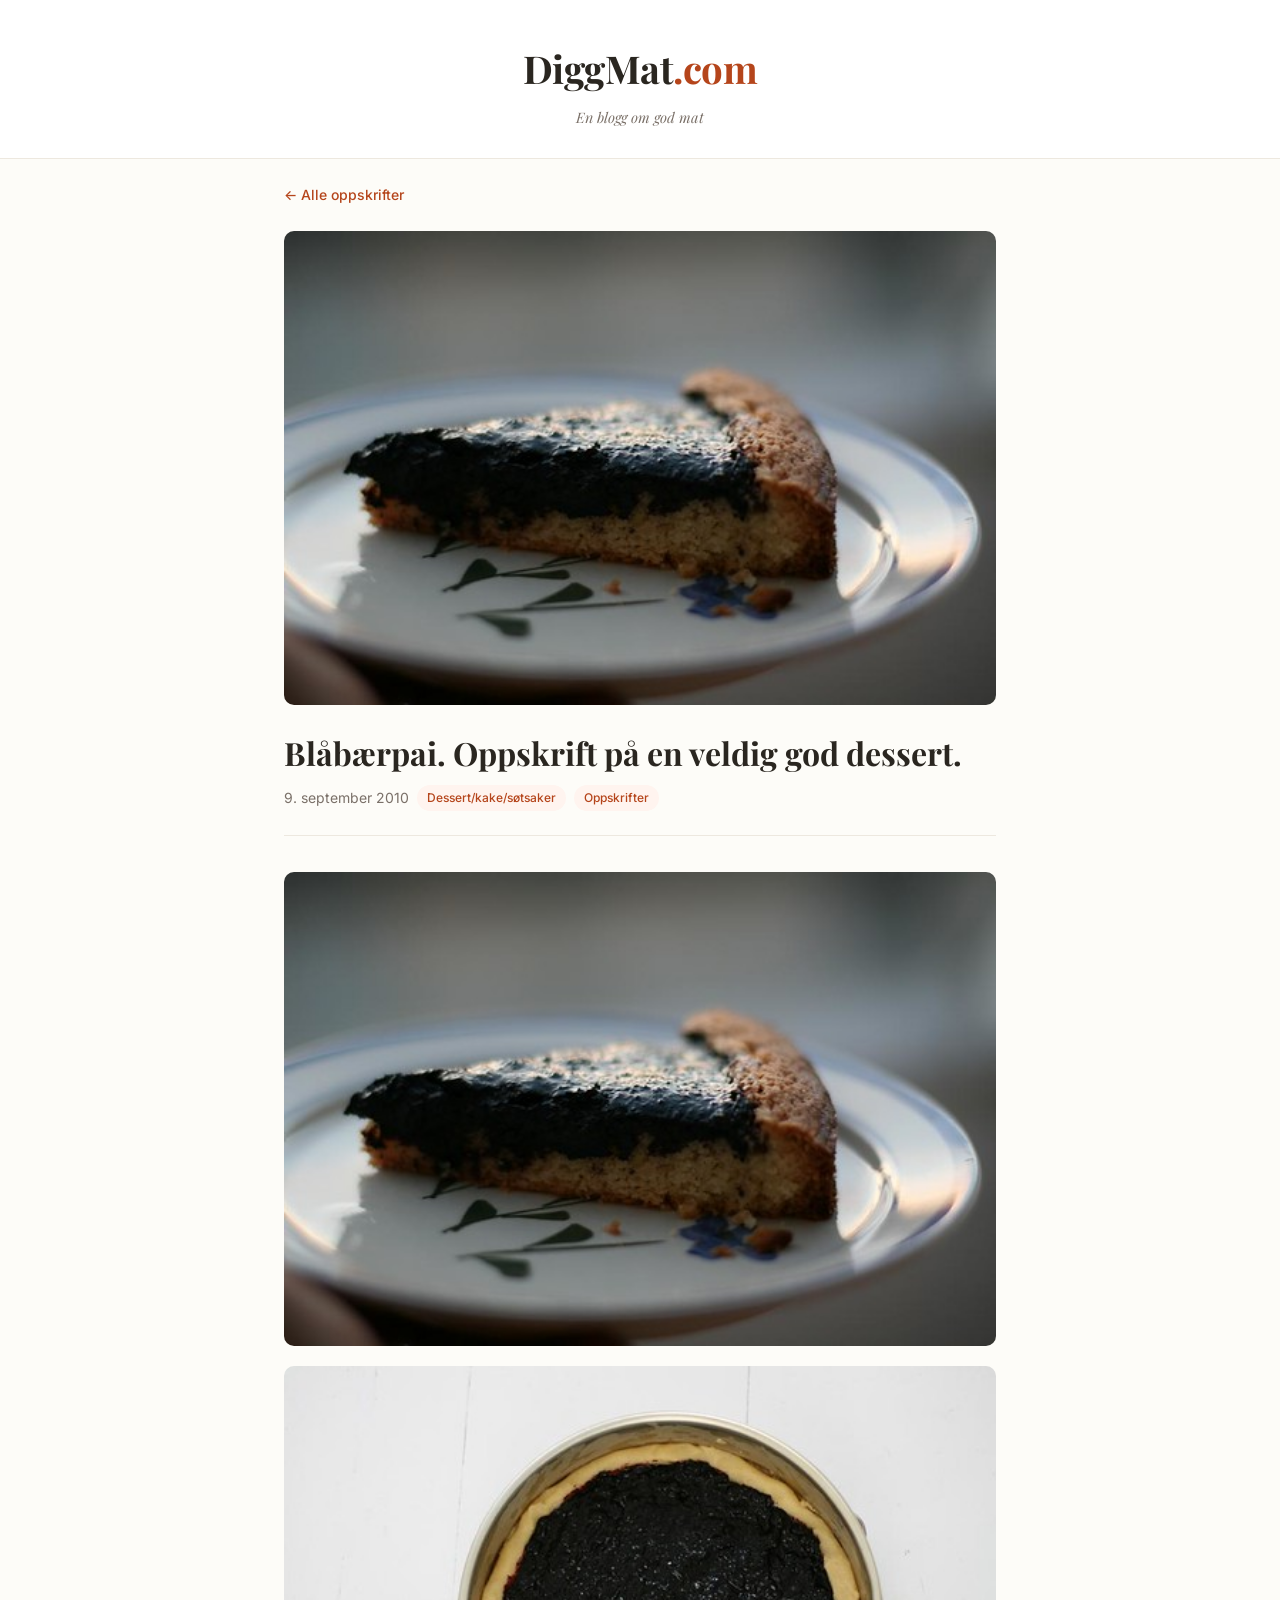
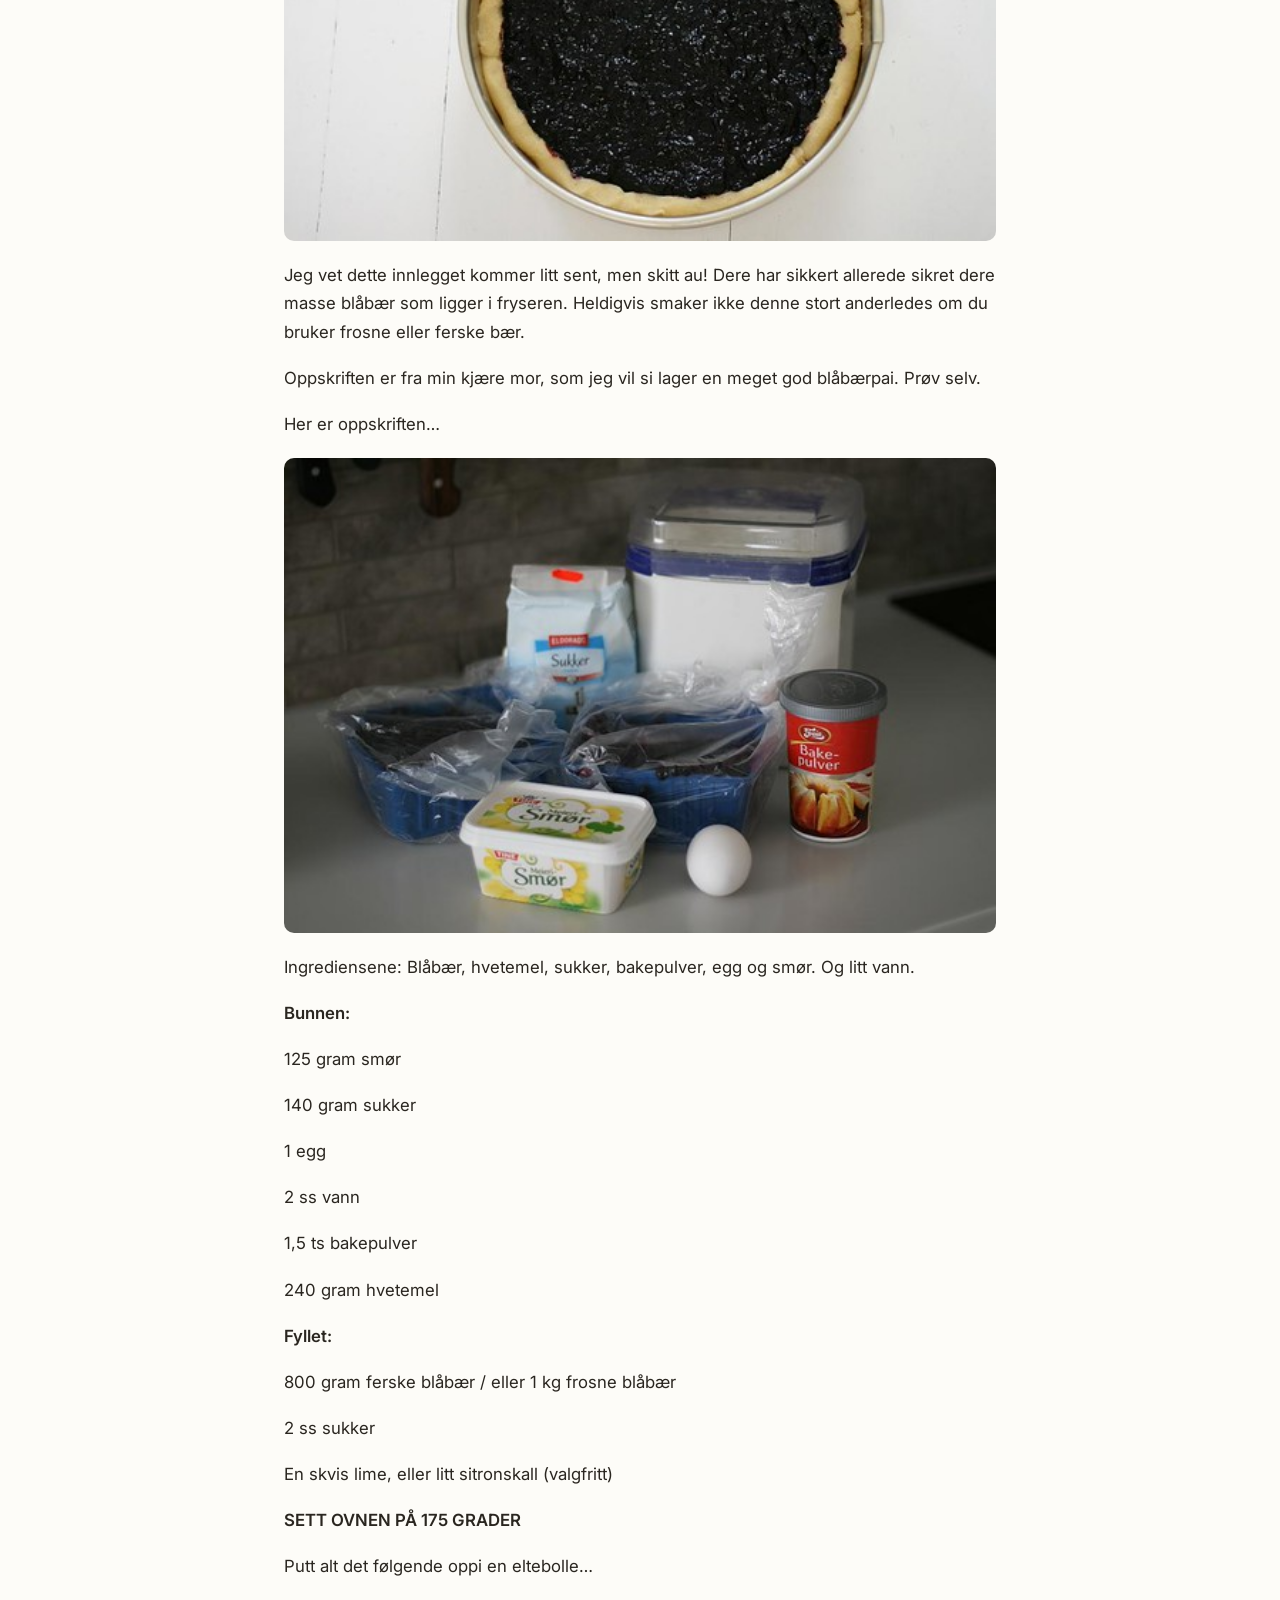
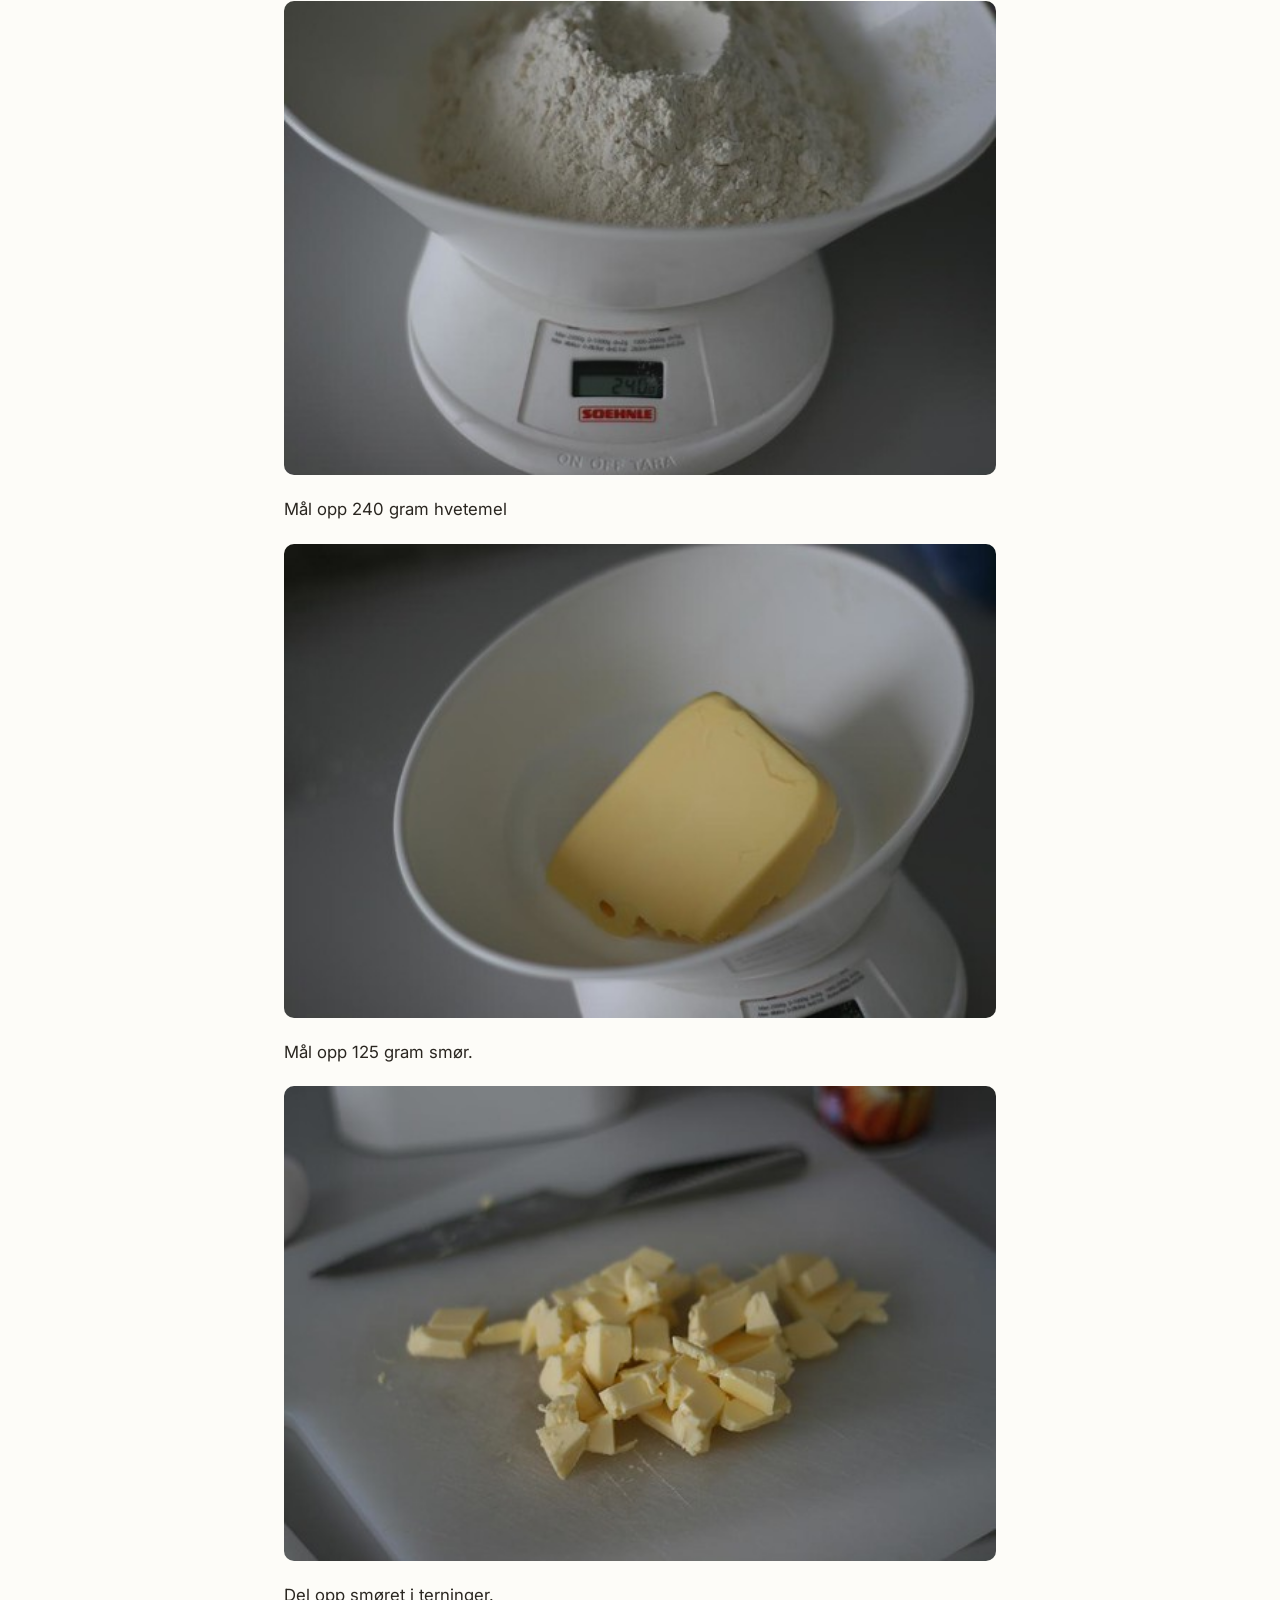
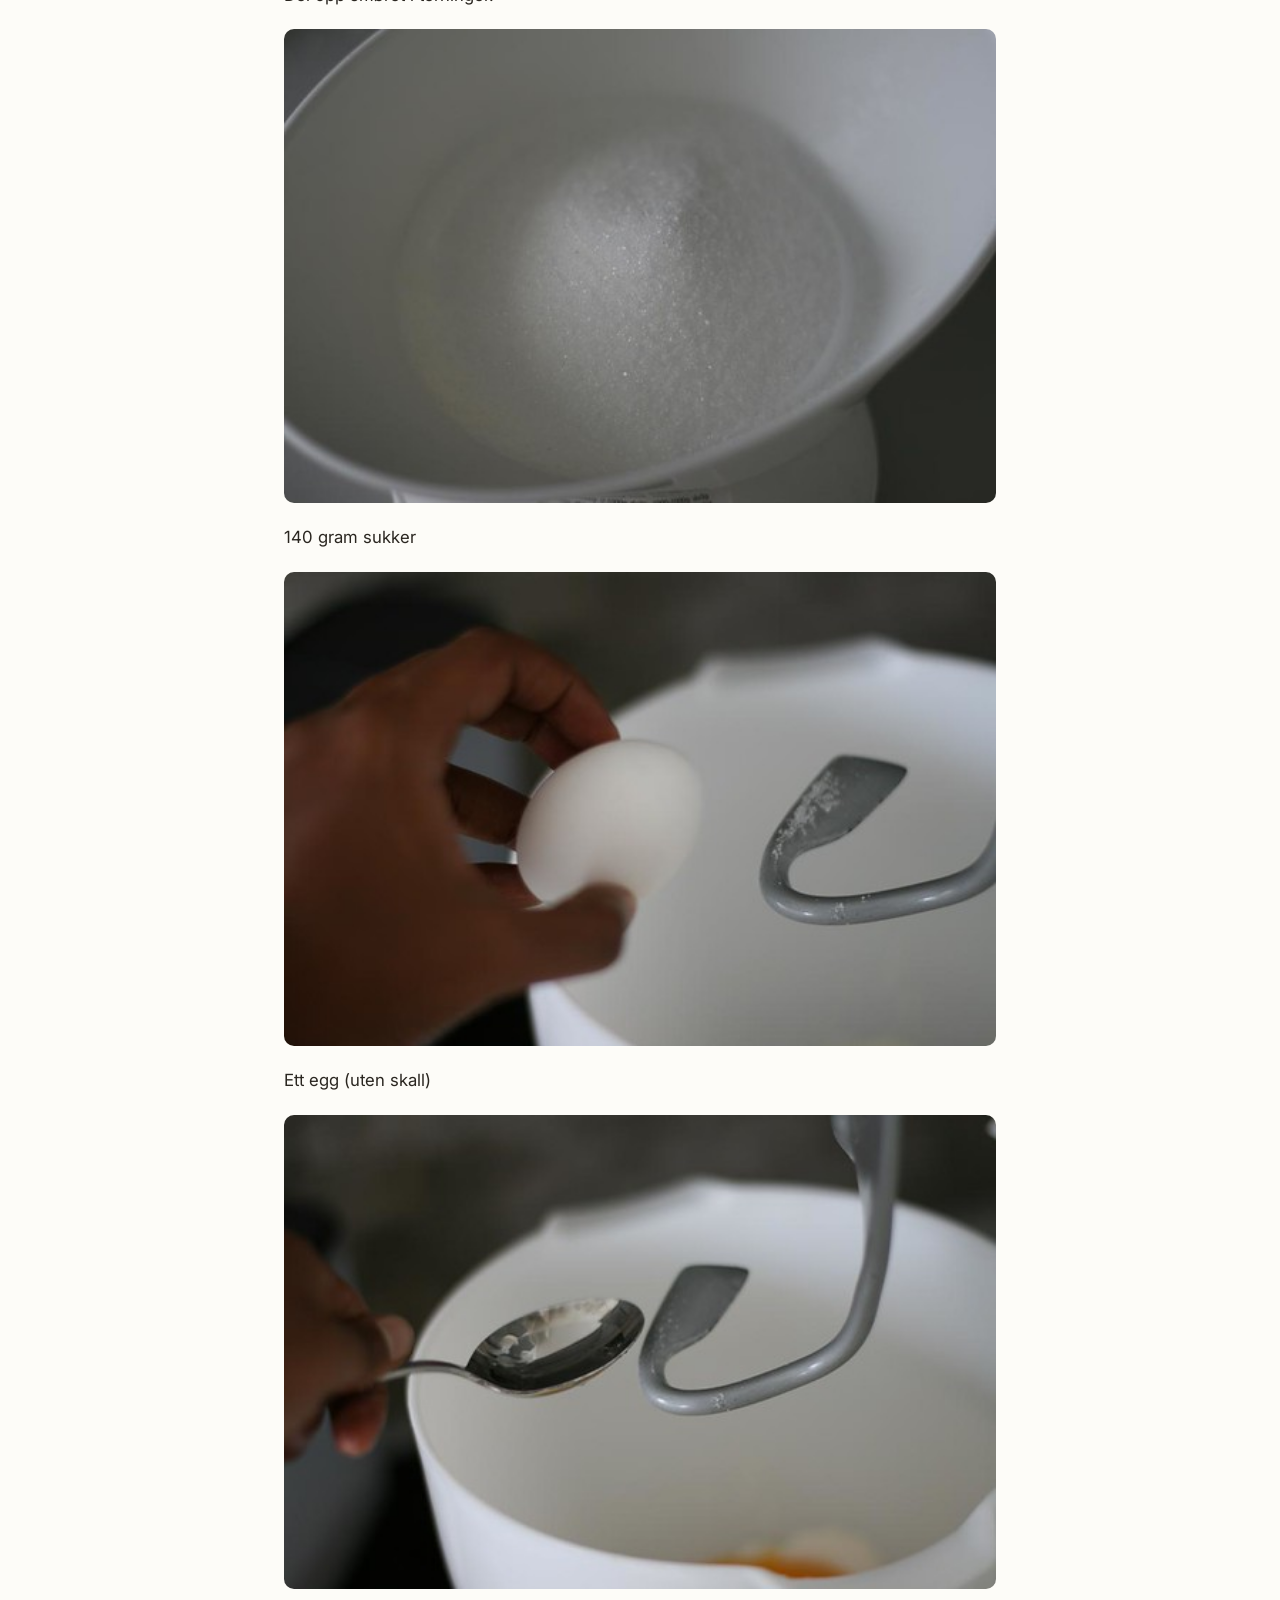
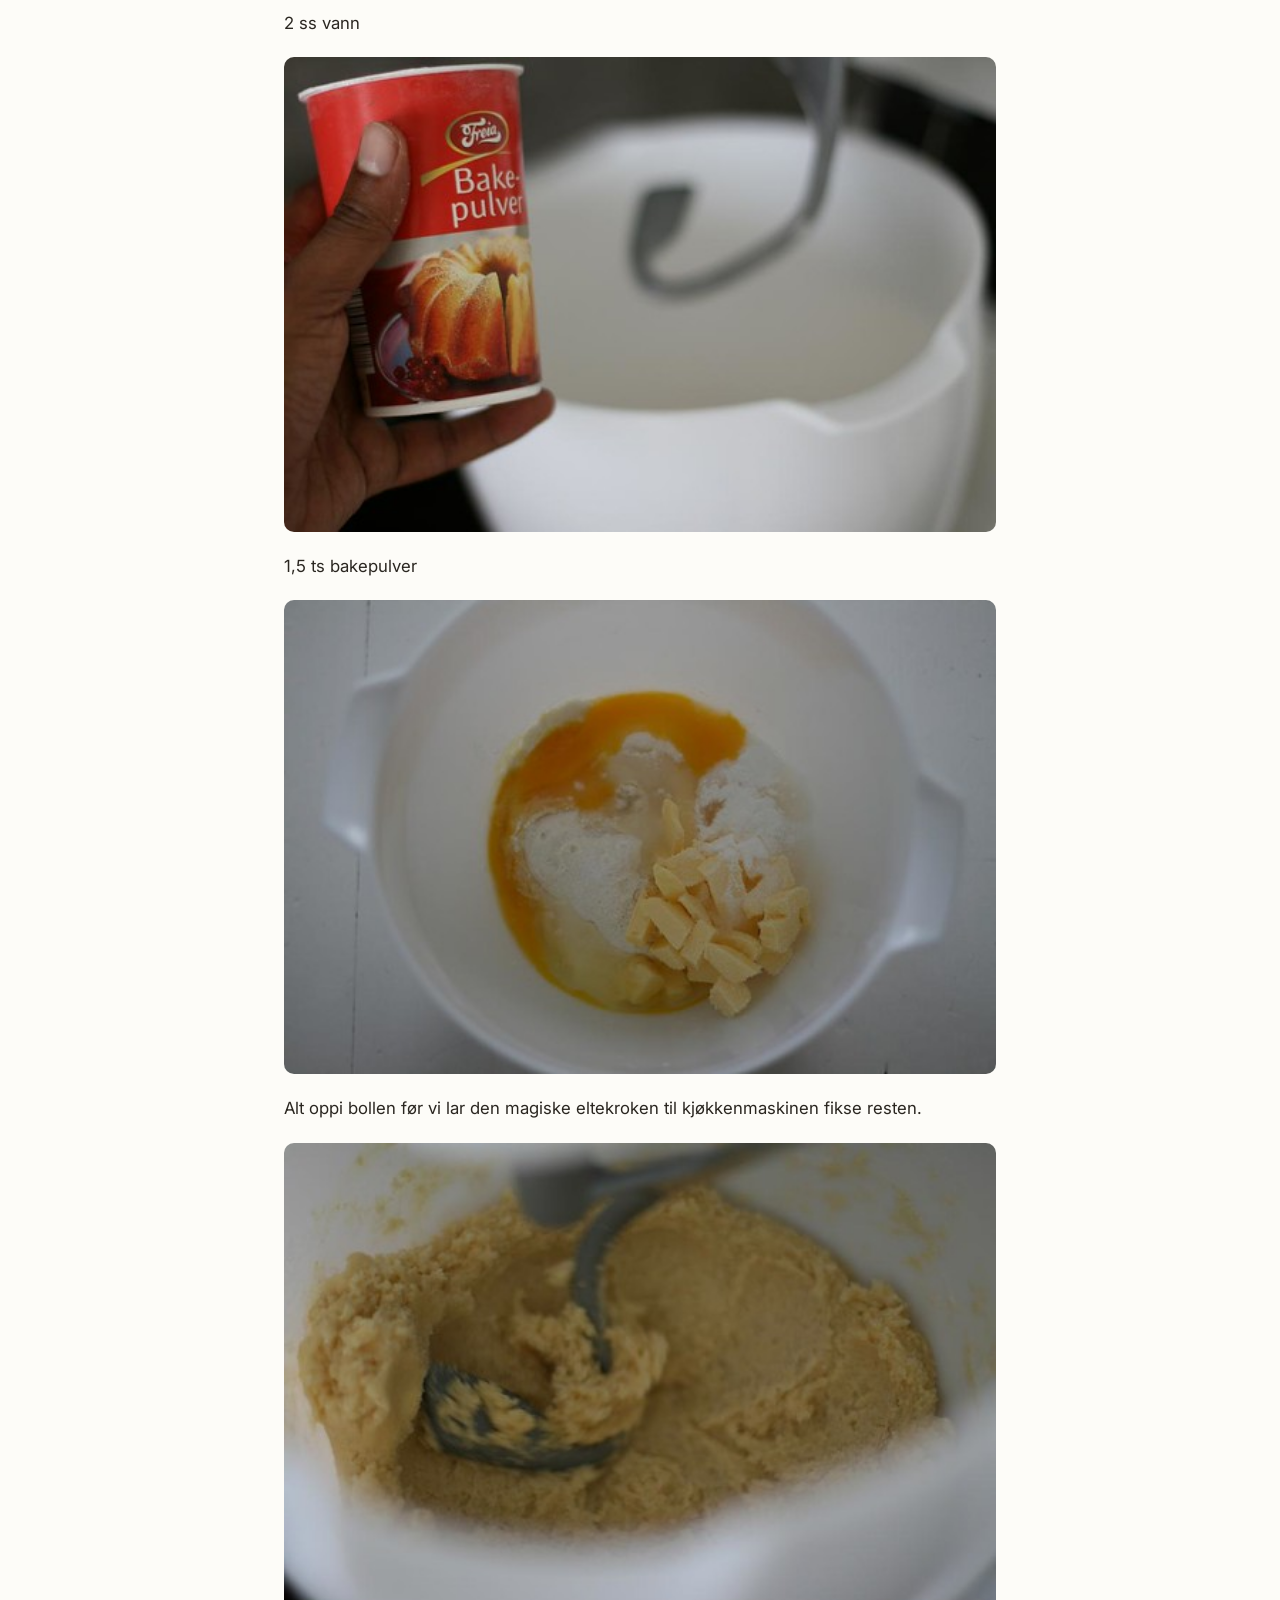
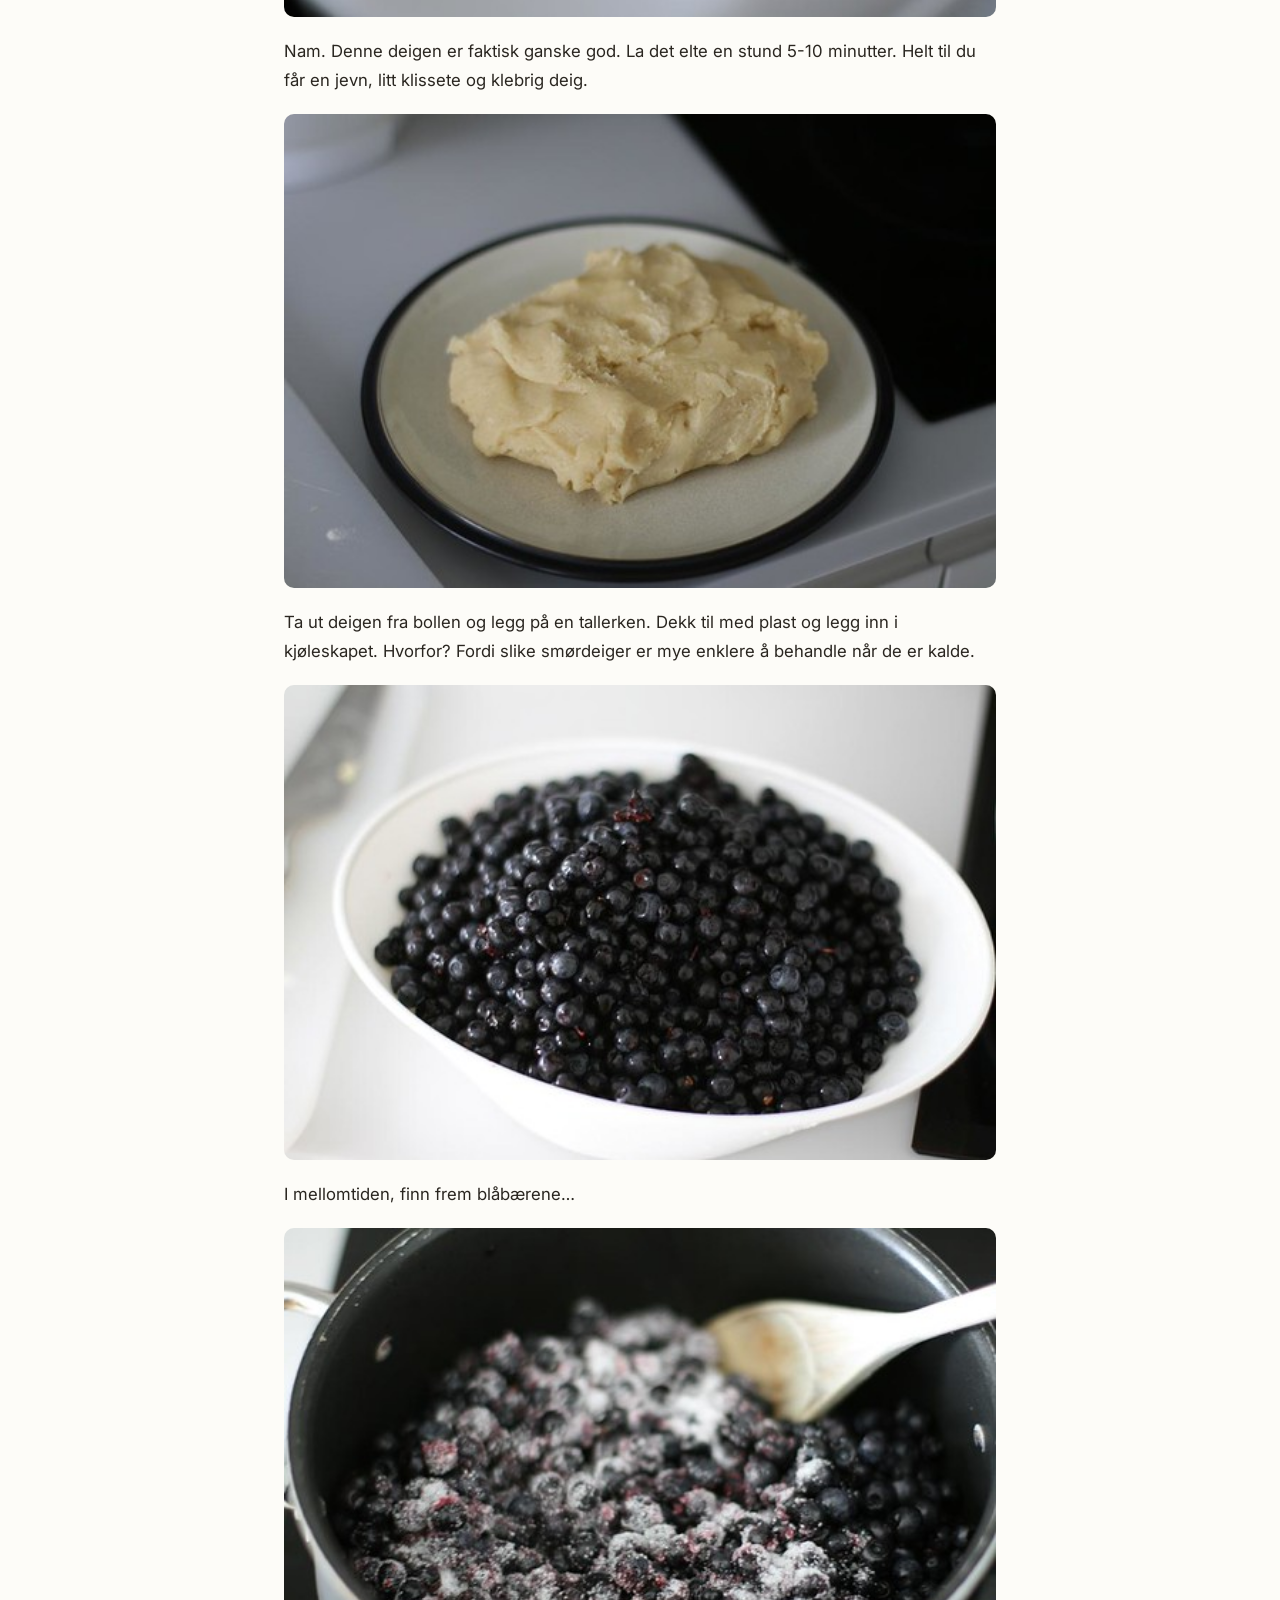
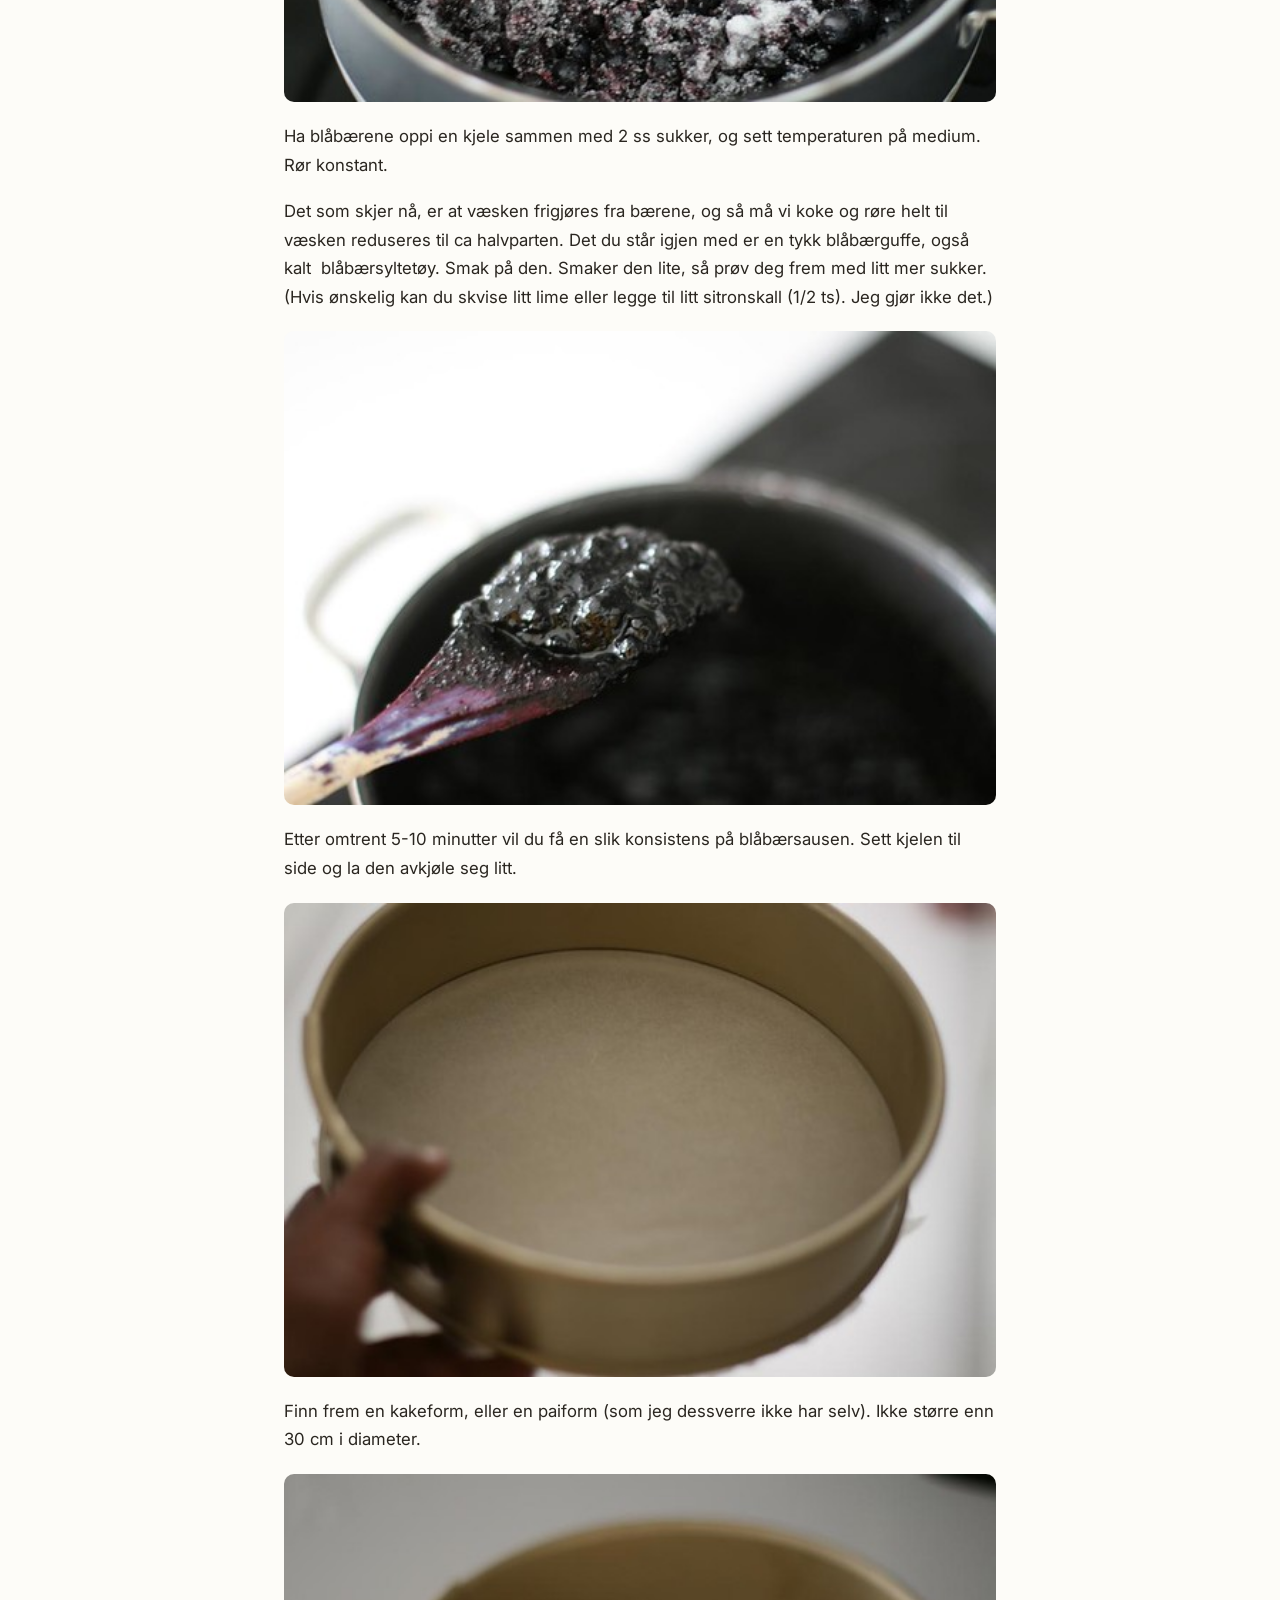
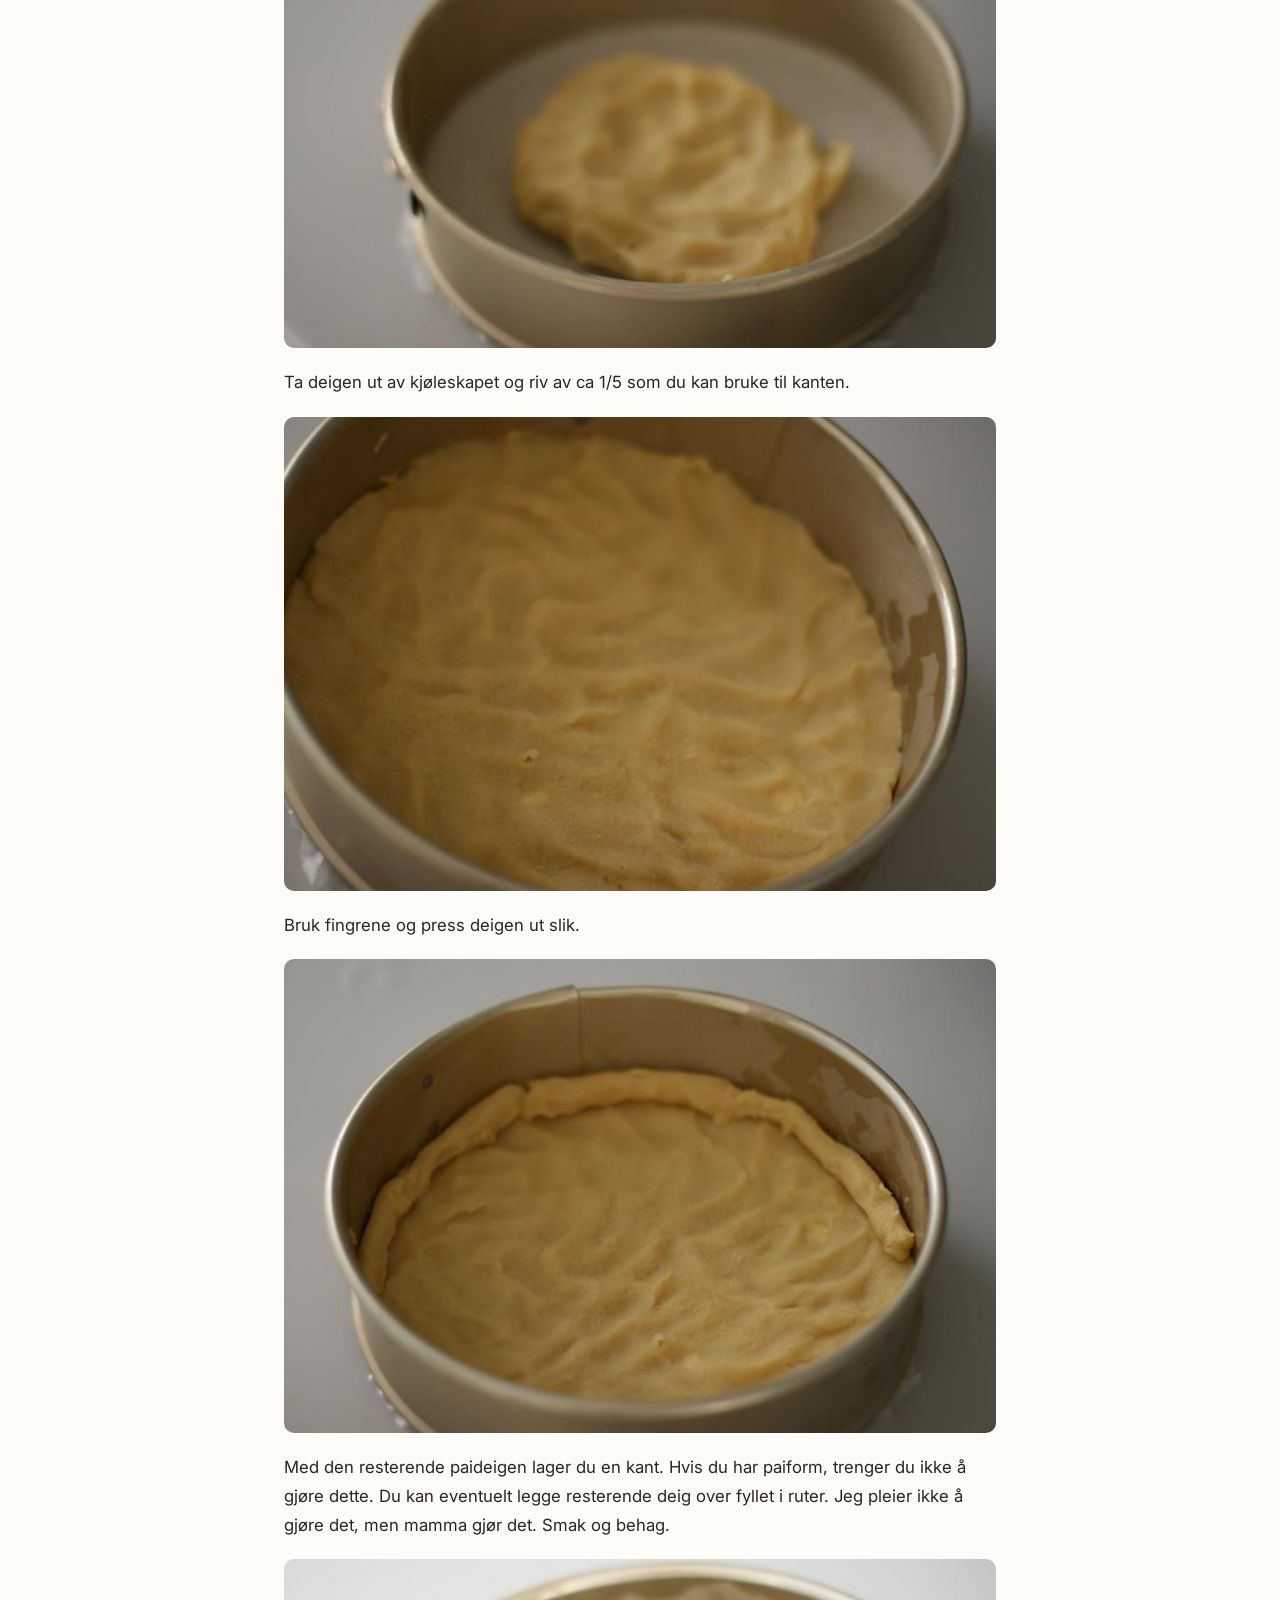
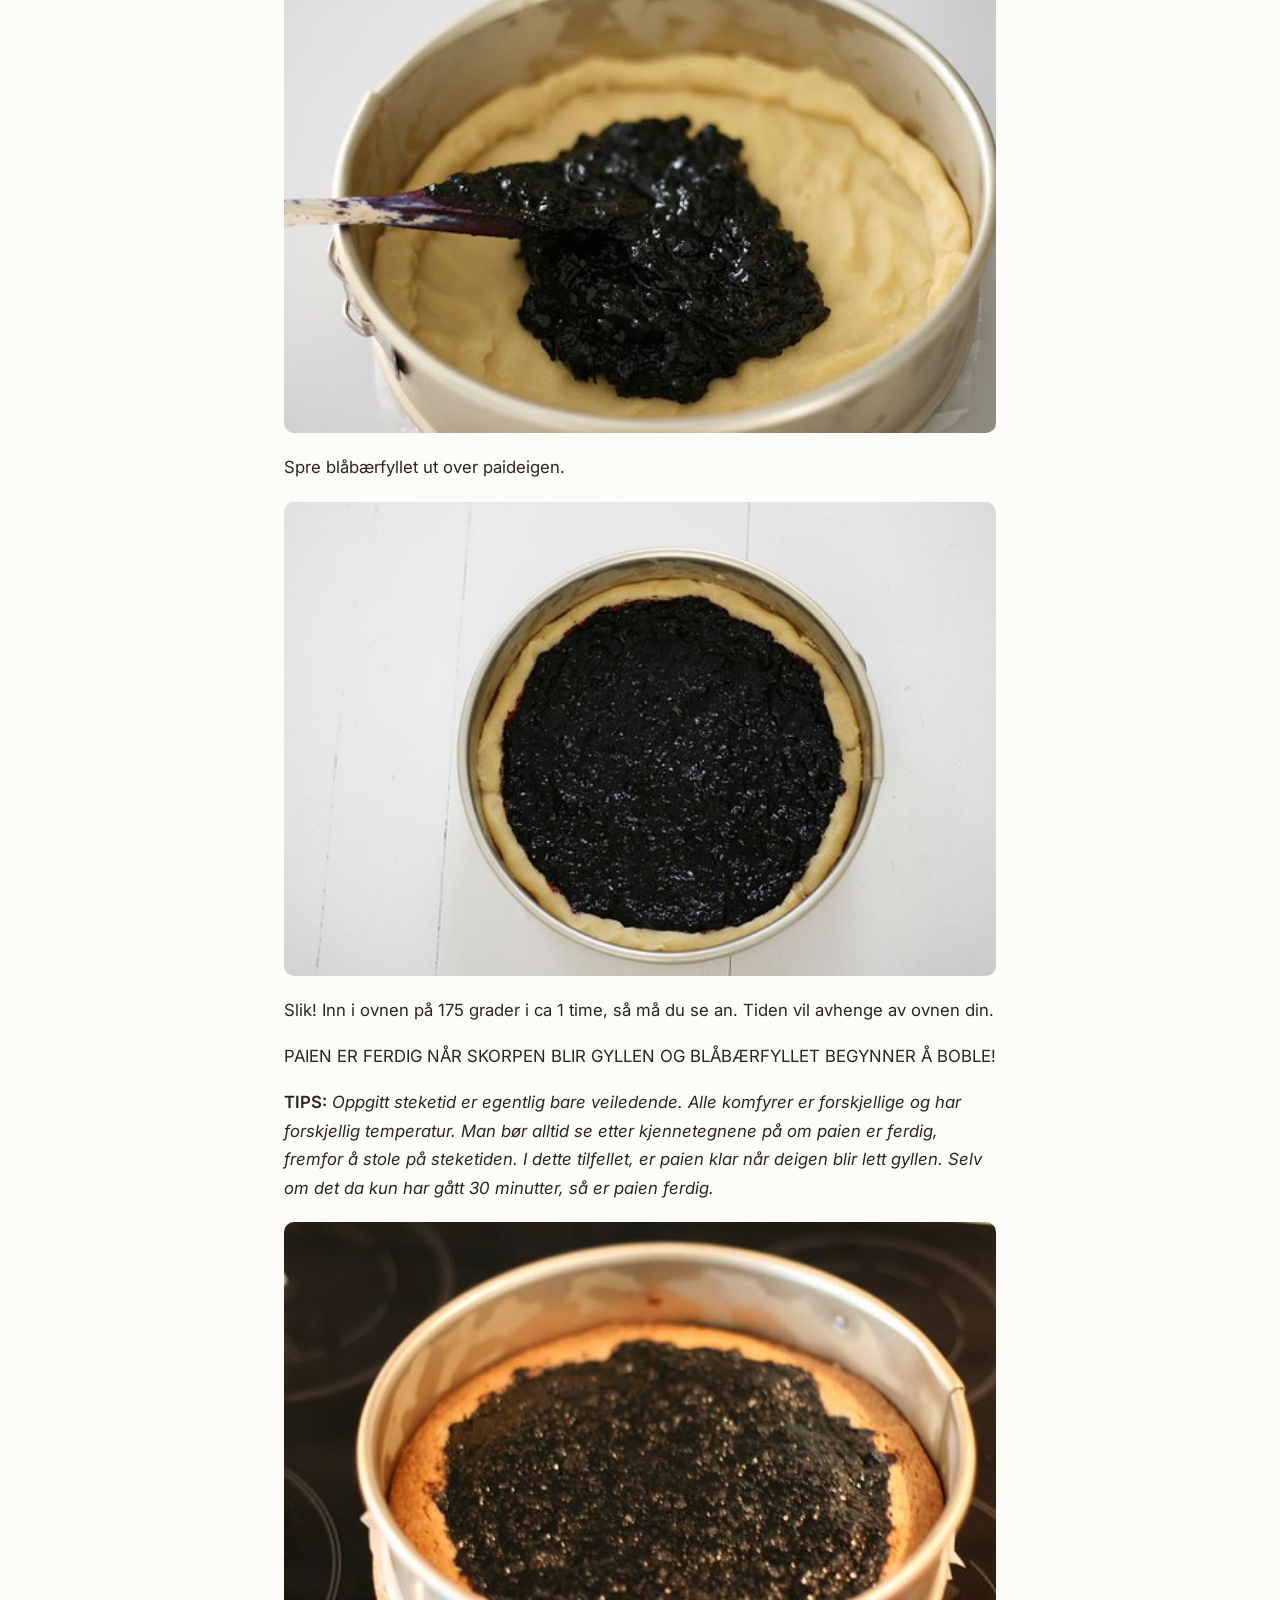
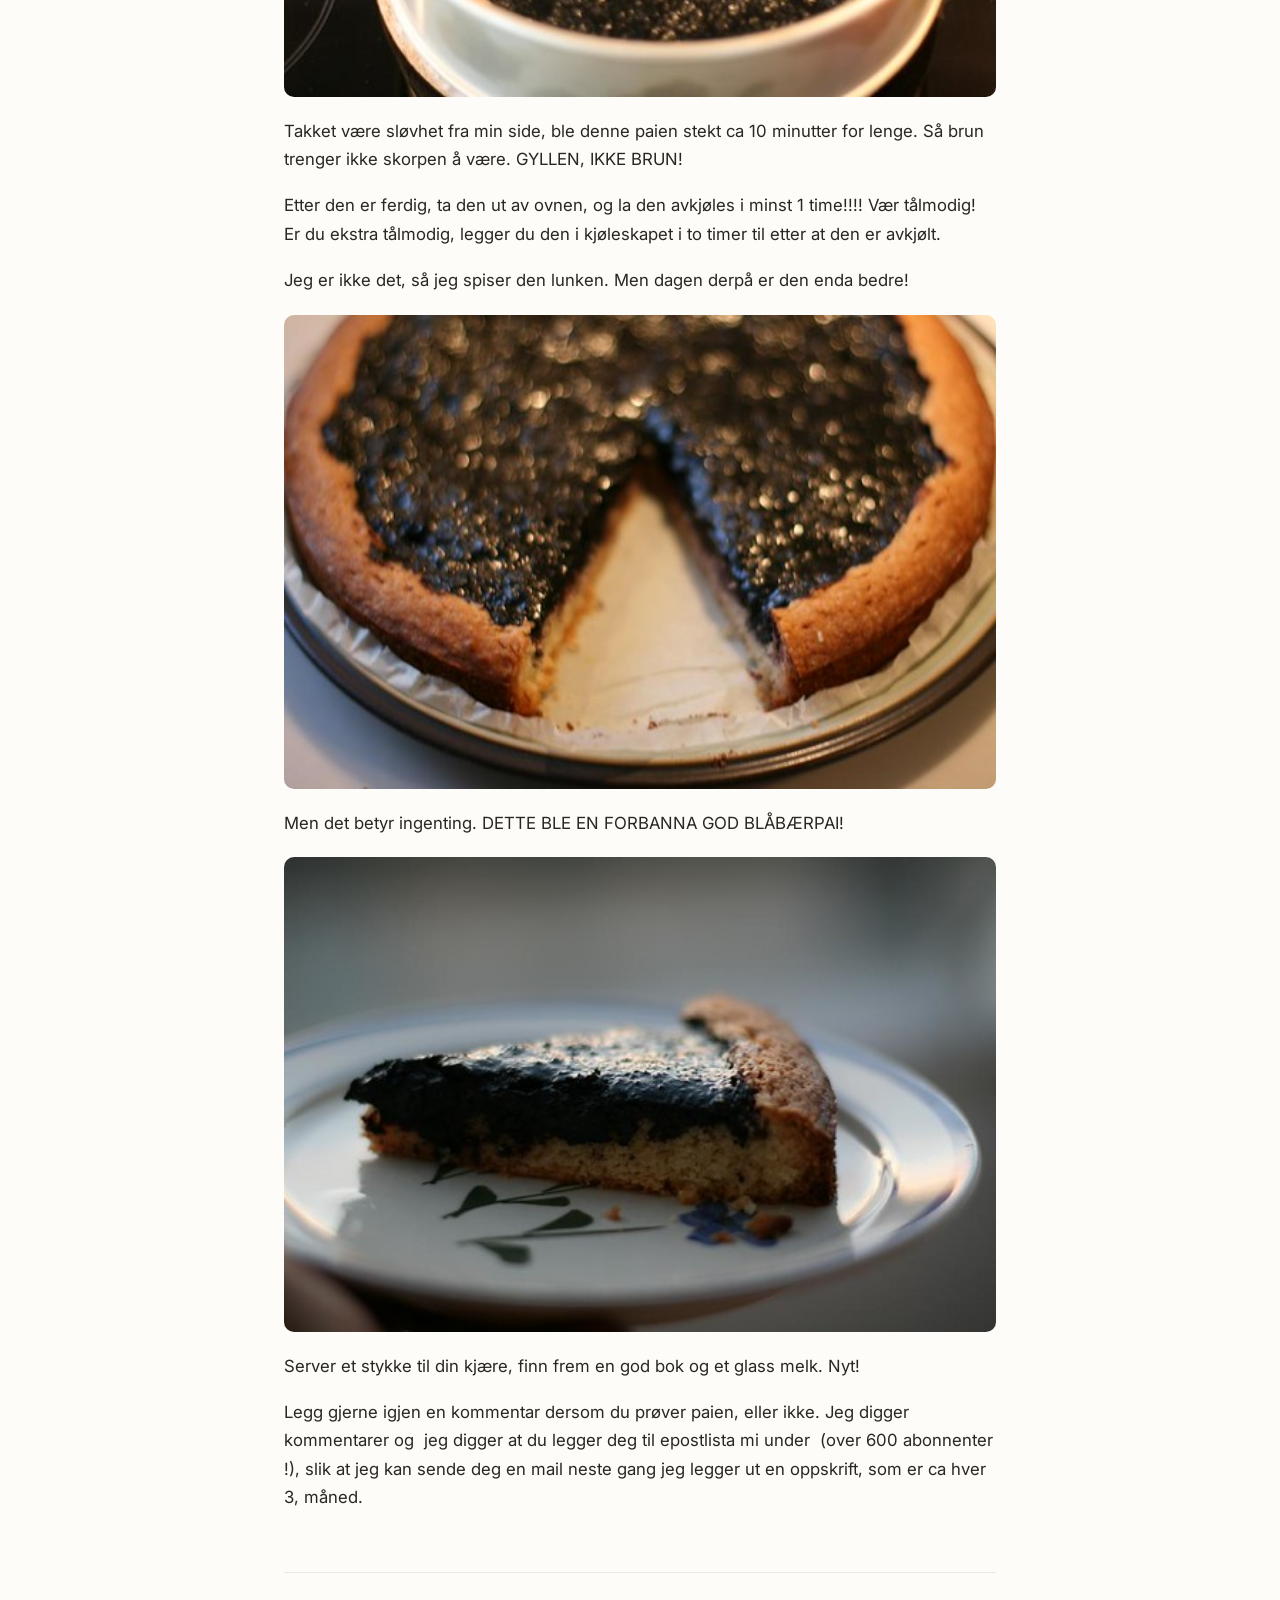
<file: oppskrifter/blabærpai-oppskrift-pa-en-veldig-god-dessert.html>
<!DOCTYPE html>
<html lang="no">
<head>
  <meta charset="UTF-8">
  <meta name="viewport" content="width=device-width, initial-scale=1.0">
  <title>Blåbærpai. Oppskrift på en veldig god dessert. – DiggMat.com</title>
  <meta name="description" content="Jeg vet dette innlegget kommer litt sent, men skitt au! Dere har sikkert allerede sikret dere masse blåbær som ligger i fryseren. Heldigvis smaker ikke de…">
  <link rel="canonical" href="https://diggmat.com/oppskrifter/blabærpai-oppskrift-pa-en-veldig-god-dessert.html">
  <!-- Open Graph -->
  <meta property="og:type" content="article">
  <meta property="og:title" content="Blåbærpai. Oppskrift på en veldig god dessert. – DiggMat.com">
  <meta property="og:description" content="Jeg vet dette innlegget kommer litt sent, men skitt au! Dere har sikkert allerede sikret dere masse blåbær som ligger i fryseren. Heldigvis smaker ikke de…">
  <meta property="og:site_name" content="DiggMat.com">
  <meta property="og:image" content="https://diggmat.com/images/flickr/4974758218_7ef614cb86.jpg">
  <!-- Twitter Card -->
  <meta name="twitter:card" content="summary_large_image">
  <meta name="twitter:title" content="Blåbærpai. Oppskrift på en veldig god dessert. – DiggMat.com">
  <meta name="twitter:description" content="Jeg vet dette innlegget kommer litt sent, men skitt au! Dere har sikkert allerede sikret dere masse blåbær som ligger i fryseren. Heldigvis smaker ikke de…">
  <meta property="twitter:image" content="https://diggmat.com/images/flickr/4974758218_7ef614cb86.jpg">
  <script type="application/ld+json">{"@context": "https://schema.org/", "@type": "Recipe", "name": "Blåbærpai. Oppskrift på en veldig god dessert.", "description": "Jeg vet dette innlegget kommer litt sent, men skitt au! Dere har sikkert allerede sikret dere masse blåbær som ligger i fryseren. Heldigvis smaker ikke de…", "datePublished": "2010-09-09", "author": {"@type": "Person", "name": "DiggMat"}, "publisher": {"@type": "Organization", "name": "DiggMat.com", "url": "https://diggmat.com"}, "url": "https://diggmat.com/oppskrifter/blabærpai-oppskrift-pa-en-veldig-god-dessert.html", "image": ["https://diggmat.com/images/flickr/4974758218_7ef614cb86.jpg"], "recipeIngredient": ["125 gram smør", "140 gram sukker", "1 egg", "2 ss vann", "1,5 ts bakepulver", "240 gram hvetemel", "800 gram ferske blåbær / eller 1 kg frosne blåbær", "2 ss sukker", "En skvis lime, eller litt sitronskall (valgfritt)", "140 gram sukker", "2 ss vann", "1,5 ts bakepulver"], "recipeCategory": "Dessert/kake/søtsaker", "keywords": "blåbærpai, dessert", "prepTime": "PT1H10M", "cookTime": "PT3H40M", "totalTime": "PT3H40M", "recipeCuisine": "Norsk", "recipeInstructions": [{"@type": "HowToStep", "text": "Jeg vet dette innlegget kommer litt sent, men skitt au! Dere har sikkert allerede sikret dere masse blåbær som ligger i fryseren. Heldigvis smaker ikke denne stort anderledes om du bruker frosne eller ferske bær."}, {"@type": "HowToStep", "text": "Oppskriften er fra min kjære mor, som jeg vil si lager en meget god blåbærpai. Prøv selv."}, {"@type": "HowToStep", "text": "Ingrediensene: Blåbær, hvetemel, sukker, bakepulver, egg og smør. Og litt vann."}, {"@type": "HowToStep", "text": "SETT OVNEN PÅ 175 GRADER"}, {"@type": "HowToStep", "text": "Putt alt det følgende oppi en eltebolle…"}, {"@type": "HowToStep", "text": "Mål opp 240 gram hvetemel"}, {"@type": "HowToStep", "text": "Mål opp 125 gram smør."}, {"@type": "HowToStep", "text": "Del opp smøret i terninger."}, {"@type": "HowToStep", "text": "Alt oppi bollen før vi lar den magiske eltekroken til kjøkkenmaskinen fikse resten."}, {"@type": "HowToStep", "text": "Nam. Denne deigen er faktisk ganske god. La det elte en stund 5-10 minutter. Helt til du får en jevn, litt klissete og klebrig deig."}, {"@type": "HowToStep", "text": "Ta ut deigen fra bollen og legg på en tallerken. Dekk til med plast og legg inn i kjøleskapet. Hvorfor? Fordi slike smørdeiger er mye enklere å behandle når de er kalde."}, {"@type": "HowToStep", "text": "I mellomtiden, finn frem blåbærene…"}, {"@type": "HowToStep", "text": "Ha blåbærene oppi en kjele sammen med 2 ss sukker, og sett temperaturen på medium. Rør konstant."}, {"@type": "HowToStep", "text": "Det som skjer nå, er at væsken frigjøres fra bærene, og så må vi koke og røre helt til væsken reduseres til ca halvparten. Det du står igjen med er en tykk blåbærguffe, også kalt  blåbærsyltetøy. Smak på den. Smaker den lite, så prøv deg frem med litt mer sukker. (Hvis ønskelig kan du skvise litt lime eller legge til litt sitronskall (1/2 ts). Jeg gjør ikke det.)"}, {"@type": "HowToStep", "text": "Etter omtrent 5-10 minutter vil du få en slik konsistens på blåbærsausen. Sett kjelen til side og la den avkjøle seg litt."}, {"@type": "HowToStep", "text": "Finn frem en kakeform, eller en paiform (som jeg dessverre ikke har selv). Ikke større enn 30 cm i diameter."}, {"@type": "HowToStep", "text": "Ta deigen ut av kjøleskapet og riv av ca 1/5 som du kan bruke til kanten."}, {"@type": "HowToStep", "text": "Bruk fingrene og press deigen ut slik."}, {"@type": "HowToStep", "text": "Med den resterende paideigen lager du en kant. Hvis du har paiform, trenger du ikke å gjøre dette. Du kan eventuelt legge resterende deig over fyllet i ruter. Jeg pleier ikke å gjøre det, men mamma gjør det. Smak og behag."}, {"@type": "HowToStep", "text": "Spre blåbærfyllet ut over paideigen."}, {"@type": "HowToStep", "text": "Slik! Inn i ovnen på 175 grader i ca 1 time, så må du se an. Tiden vil avhenge av ovnen din."}, {"@type": "HowToStep", "text": "PAIEN ER FERDIG NÅR SKORPEN BLIR GYLLEN OG BLÅBÆRFYLLET BEGYNNER Å BOBLE!"}, {"@type": "HowToStep", "text": "TIPS: Oppgitt steketid er egentlig bare veiledende. Alle komfyrer er forskjellige og har forskjellig temperatur. Man bør alltid se etter kjennetegnene på om paien er ferdig, fremfor å stole på steketiden. I dette tilfellet, er paien klar når deigen blir lett gyllen. Selv om det da kun har gått 30 minutter, så er paien ferdig."}, {"@type": "HowToStep", "text": "Takket være sløvhet fra min side, ble denne paien stekt ca 10 minutter for lenge. Så brun trenger ikke skorpen å være. GYLLEN, IKKE BRUN!"}, {"@type": "HowToStep", "text": "Etter den er ferdig, ta den ut av ovnen, og la den avkjøles i minst 1 time!!!! Vær tålmodig! Er du ekstra tålmodig, legger du den i kjøleskapet i to timer til etter at den er avkjølt."}, {"@type": "HowToStep", "text": "Jeg er ikke det, så jeg spiser den lunken. Men dagen derpå er den enda bedre!"}, {"@type": "HowToStep", "text": "Men det betyr ingenting. DETTE BLE EN FORBANNA GOD BLÅBÆRPAI!"}, {"@type": "HowToStep", "text": "Server et stykke til din kjære, finn frem en god bok og et glass melk. Nyt!"}, {"@type": "HowToStep", "text": "Legg gjerne igjen en kommentar dersom du prøver paien, eller ikke. Jeg digger kommentarer og  jeg digger at du legger deg til epostlista mi under  (over 600 abonnenter !), slik at jeg kan sende deg en mail neste gang jeg legger ut en oppskrift, som er ca hver 3, måned."}]}</script>
  <link rel="stylesheet" href="../style.css?v=4">
</head>
<body>
  <header class="site-header">
    <a href="/" class="site-logo">DiggMat<span>.com</span></a>
    <p class="site-tagline">En blogg om god mat</p>
  </header>
  
<div class="recipe-page">
  <nav class="breadcrumb"><a href="../index.html">← Alle oppskrifter</a></nav>
  <div class="recipe-hero"><img src="../images/flickr/4974758218_7ef614cb86.jpg" alt="Blåbærpai. Oppskrift på en veldig god dessert." loading="eager"></div>
  <h1 class="recipe-title">Blåbærpai. Oppskrift på en veldig god dessert.</h1>
  <div class="recipe-meta-bar">
    <span class="meta-date">9. september 2010</span>
    <span class="meta-chip">Dessert/kake/søtsaker</span><span class="meta-chip">Oppskrifter</span>
  </div>
  <div class="recipe-content">
    <figure class="step-img"><img src="../images/flickr/4974758218_7ef614cb86.jpg" alt="Blueberry pie" loading="lazy"></figure>
<figure class="step-img"><img src="../images/flickr/4974143023_93b8dcc2de.jpg" alt="Blueberry pie" loading="lazy"></figure>
<p>Jeg vet dette innlegget kommer litt sent, men skitt au! Dere har sikkert allerede sikret dere masse blåbær som ligger i fryseren. Heldigvis smaker ikke denne stort anderledes om du bruker frosne eller ferske bær.</p>
<p>Oppskriften er fra min kjære mor, som jeg vil si lager en meget god blåbærpai. Prøv selv.</p>
<p>Her er oppskriften…</p>
<figure class="step-img"><img src="../images/flickr/4974141843_1364045ee5.jpg" alt="Blueberry pie" loading="lazy"></figure>
<p>Ingrediensene: Blåbær, hvetemel, sukker, bakepulver, egg og smør. Og litt vann.</p>
<p><strong>Bunnen:</strong></p>
<p>125 gram smør</p>
<p>140 gram sukker</p>
<p>1 egg</p>
<p>2 ss vann</p>
<p>1,5 ts bakepulver</p>
<p>240 gram hvetemel</p>
<p><strong>Fyllet:</strong></p>
<p>800 gram ferske blåbær / eller 1 kg frosne blåbær</p>
<p>2 ss sukker</p>
<p>En skvis lime, eller litt sitronskall (valgfritt)</p>
<p><strong>SETT OVNEN PÅ 175 GRADER</strong></p>
<p>Putt alt det følgende oppi en eltebolle…</p>
<figure class="step-img"><img src="../images/flickr/4974141889_b69d7807f7.jpg" alt="Blueberry pie" loading="lazy"></figure>
<p>Mål opp 240 gram hvetemel</p>
<figure class="step-img"><img src="../images/flickr/4974141929_eb982b1400.jpg" alt="Blueberry pie" loading="lazy"></figure>
<p>Mål opp 125 gram smør.</p>
<figure class="step-img"><img src="../images/flickr/4974756622_756486aee6.jpg" alt="Blueberry pie" loading="lazy"></figure>
<p>Del opp smøret i terninger.</p>
<figure class="step-img"><img src="../images/flickr/4974142019_812bb1d99c.jpg" alt="Blueberry pie" loading="lazy"></figure>
<p>140 gram sukker</p>
<figure class="step-img"><img src="../images/flickr/4974142081_7a877f675b.jpg" alt="Blueberry pie" loading="lazy"></figure>
<p>Ett egg (uten skall)</p>
<figure class="step-img"><img src="../images/flickr/4974142129_d5024a14d7.jpg" alt="Blueberry pie" loading="lazy"></figure>
<p>2 ss vann</p>
<figure class="step-img"><img src="../images/flickr/4974756808_783d744882.jpg" alt="Blueberry pie" loading="lazy"></figure>
<p>1,5 ts bakepulver</p>
<figure class="step-img"><img src="../images/flickr/4974142231_cd7d059bdf.jpg" alt="Blueberry pie" loading="lazy"></figure>
<p>Alt oppi bollen før vi lar den magiske eltekroken til kjøkkenmaskinen fikse resten.</p>
<figure class="step-img"><img src="../images/flickr/4974756904_4f311bf4bc.jpg" alt="Blueberry pie" loading="lazy"></figure>
<p>Nam. Denne deigen er faktisk ganske god. La det elte en stund 5-10 minutter. Helt til du får en jevn, litt klissete og klebrig deig.</p>
<figure class="step-img"><img src="../images/flickr/4974756966_06daaf6bca.jpg" alt="Blueberry pie" loading="lazy"></figure>
<p>Ta ut deigen fra bollen og legg på en tallerken. Dekk til med plast og legg inn i kjøleskapet. Hvorfor? Fordi slike smørdeiger er mye enklere å behandle når de er kalde.</p>
<figure class="step-img"><img src="../images/flickr/4974142405_6f331f21fd.jpg" alt="Blueberry pie" loading="lazy"></figure>
<p>I mellomtiden, finn frem blåbærene…</p>
<figure class="step-img"><img src="../images/flickr/4974142501_405eb4aae2.jpg" alt="Blueberry pie" loading="lazy"></figure>
<p>Ha blåbærene oppi en kjele sammen med 2 ss sukker, og sett temperaturen på medium. Rør konstant.</p>
<p>Det som skjer nå, er at væsken frigjøres fra bærene, og så må vi koke og røre helt til væsken reduseres til ca halvparten. Det du står igjen med er en tykk blåbærguffe, også kalt  blåbærsyltetøy. Smak på den. Smaker den lite, så prøv deg frem med litt mer sukker. (Hvis ønskelig kan du skvise litt lime eller legge til litt sitronskall (1/2 ts). Jeg gjør ikke det.)</p>
<figure class="step-img"><img src="../images/flickr/4974142567_622565c5ec.jpg" alt="Blueberry pie" loading="lazy"></figure>
<p>Etter omtrent 5-10 minutter vil du få en slik konsistens på blåbærsausen. Sett kjelen til side og la den avkjøle seg litt.</p>
<figure class="step-img"><img src="../images/flickr/4974142647_4c9043aef1.jpg" alt="Blueberry pie" loading="lazy"></figure>
<p>Finn frem en kakeform, eller en paiform (som jeg dessverre ikke har selv). Ikke større enn 30 cm i diameter.</p>
<figure class="step-img"><img src="../images/flickr/4974757282_667ce957ee.jpg" alt="Blueberry pie" loading="lazy"></figure>
<p>Ta deigen ut av kjøleskapet og riv av ca 1/5 som du kan bruke til kanten.</p>
<figure class="step-img"><img src="../images/flickr/4974757460_cc80707c91.jpg" alt="Blueberry pie" loading="lazy"></figure>
<p>Bruk fingrene og press deigen ut slik.</p>
<figure class="step-img"><img src="../images/flickr/4974757534_9d369a73ce.jpg" alt="Blueberry pie" loading="lazy"></figure>
<p>Med den resterende paideigen lager du en kant. Hvis du har paiform, trenger du ikke å gjøre dette. Du kan eventuelt legge resterende deig over fyllet i ruter. Jeg pleier ikke å gjøre det, men mamma gjør det. Smak og behag.</p>
<figure class="step-img"><img src="../images/flickr/4974142943_03a8959520.jpg" alt="Blueberry pie" loading="lazy"></figure>
<p>Spre blåbærfyllet ut over paideigen.</p>
<figure class="step-img"><img src="../images/flickr/4974143023_93b8dcc2de.jpg" alt="Blueberry pie" loading="lazy"></figure>
<p>Slik! Inn i ovnen på 175 grader i ca 1 time, så må du se an. Tiden vil avhenge av ovnen din.</p>
<p>PAIEN ER FERDIG NÅR SKORPEN BLIR GYLLEN OG BLÅBÆRFYLLET BEGYNNER Å BOBLE!</p>
<p><strong>TIPS:</strong> <em>Oppgitt steketid er egentlig bare veiledende. Alle komfyrer er forskjellige og har forskjellig temperatur. Man bør alltid se etter kjennetegnene på om paien er ferdig, fremfor å stole på steketiden. I dette tilfellet, er paien klar når deigen blir lett gyllen. Selv om det da kun har gått 30 minutter, så er paien ferdig.</em></p>
<figure class="step-img"><img src="../images/flickr/4974143197_239e6f7300.jpg" alt="Blueberry pie" loading="lazy"></figure>
<p>Takket være sløvhet fra min side, ble denne paien stekt ca 10 minutter for lenge. Så brun trenger ikke skorpen å være. GYLLEN, IKKE BRUN!</p>
<p>Etter den er ferdig, ta den ut av ovnen, og la den avkjøles i minst 1 time!!!! Vær tålmodig! Er du ekstra tålmodig, legger du den i kjøleskapet i to timer til etter at den er avkjølt.</p>
<p>Jeg er ikke det, så jeg spiser den lunken. Men dagen derpå er den enda bedre!</p>
<figure class="step-img"><img src="../images/flickr/4974757992_339fa3a587.jpg" alt="Blueberry pie" loading="lazy"></figure>
<p>Men det betyr ingenting. DETTE BLE EN FORBANNA GOD BLÅBÆRPAI!</p>
<figure class="step-img"><img src="../images/flickr/4974758218_7ef614cb86.jpg" alt="Blueberry pie" loading="lazy"></figure>
<p>Server et stykke til din kjære, finn frem en god bok og et glass melk. Nyt!</p>
<p>Legg gjerne igjen en kommentar dersom du prøver paien, eller ikke. Jeg digger kommentarer og  jeg digger at du legger deg til epostlista mi under  (over 600 abonnenter !), slik at jeg kan sende deg en mail neste gang jeg legger ut en oppskrift, som er ca hver 3, måned.</p>
  </div>
  <div class="recipe-nav"><a href="oppskrift-pa-pizza-med-tykk-bunn-nam.html" class="prev"><span class="nav-label">← Forrige</span><span class="nav-title">Oppskrift på sunn pizza med tykk bunn! Nam!!!</span></a></div>
  <div class="related-section">
  <span class="related-heading">De som så på denne, så også på disse:</span>
  <div class="related-grid">
<a href="oppskrift-pa-pizza-med-tykk-bunn-nam.html" class="related-card"><div class="related-thumb"><img src="../images/flickr/4632309788_d21cca2324.jpg" alt="" loading="lazy"></div><span class="related-card-title">Oppskrift på sunn pizza med tykk bunn! Nam!!!</span></a>
<a href="hjemmelagd-hamburger-eller-cheeseburger-selv-brede-mente-at.html" class="related-card"><div class="related-thumb"><img src="../images/flickr/3611056679_c7b8d992e0.jpg" alt="" loading="lazy"></div><span class="related-card-title">Hjemmelagd hamburger eller cheeseburger. Selv Brede mente at dette var en av de beste burgerne han hadde smakt, og han har bodd i USA i 5 år!</span></a>
<a href="sitronglaserte-blabærmuffins-oppskrift-som-er-enkel-a-følge.html" class="related-card"><div class="related-thumb"><img src="../images/flickr/3217982501_665c2d6c45.jpg" alt="" loading="lazy"></div><span class="related-card-title">Sitronglaserte Blåbærmuffins, oppskrift som er enkel å følge</span></a>
<a href="slik-lager-du-pasta-ravioli-oppskrift.html" class="related-card"><div class="related-thumb"><img src="../images/flickr/3148482535_56474c4c74.jpg" alt="" loading="lazy"></div><span class="related-card-title">Slik lager du hjemmelagd pasta/ravioli (oppskrift)</span></a>
  </div>
</div>
</div>

  <footer class="site-footer">
    <p>DiggMat.com &mdash; En blogg om god mat</p>
  </footer>
</body>
</html>
</file>
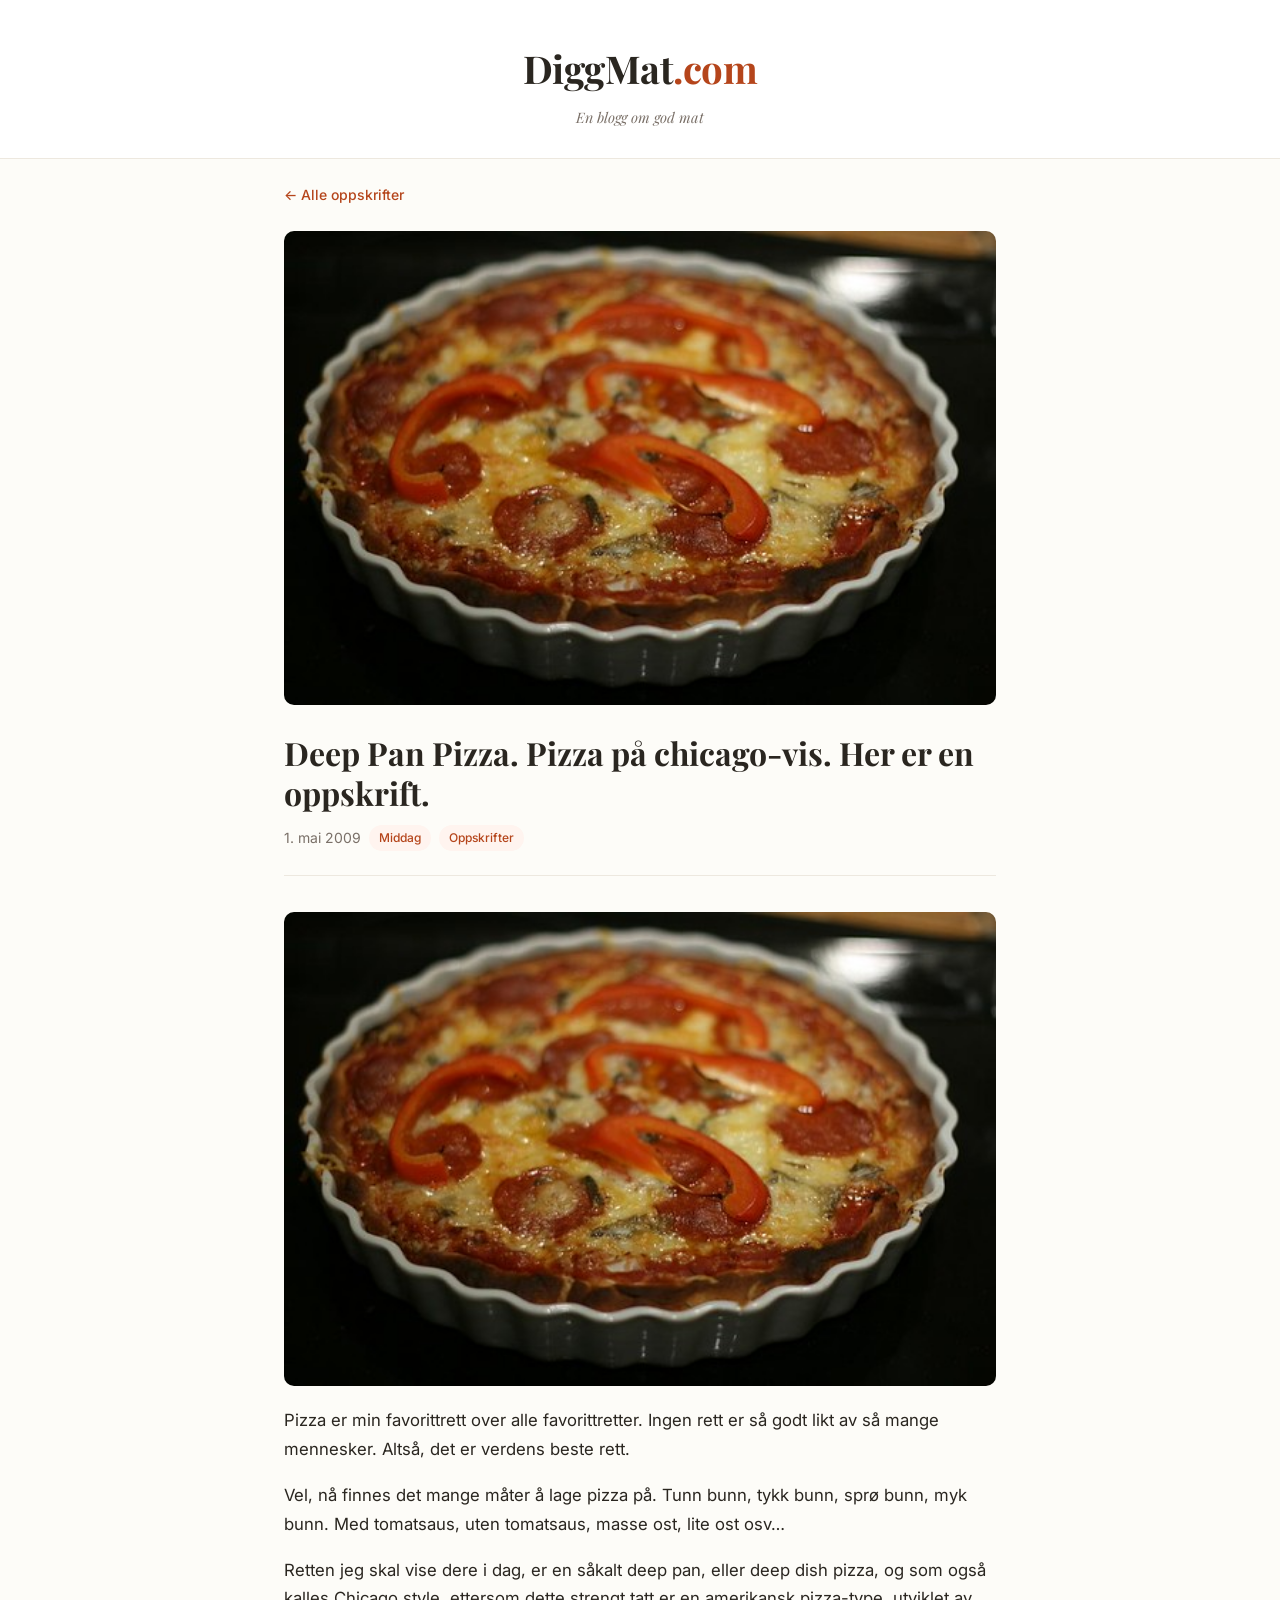
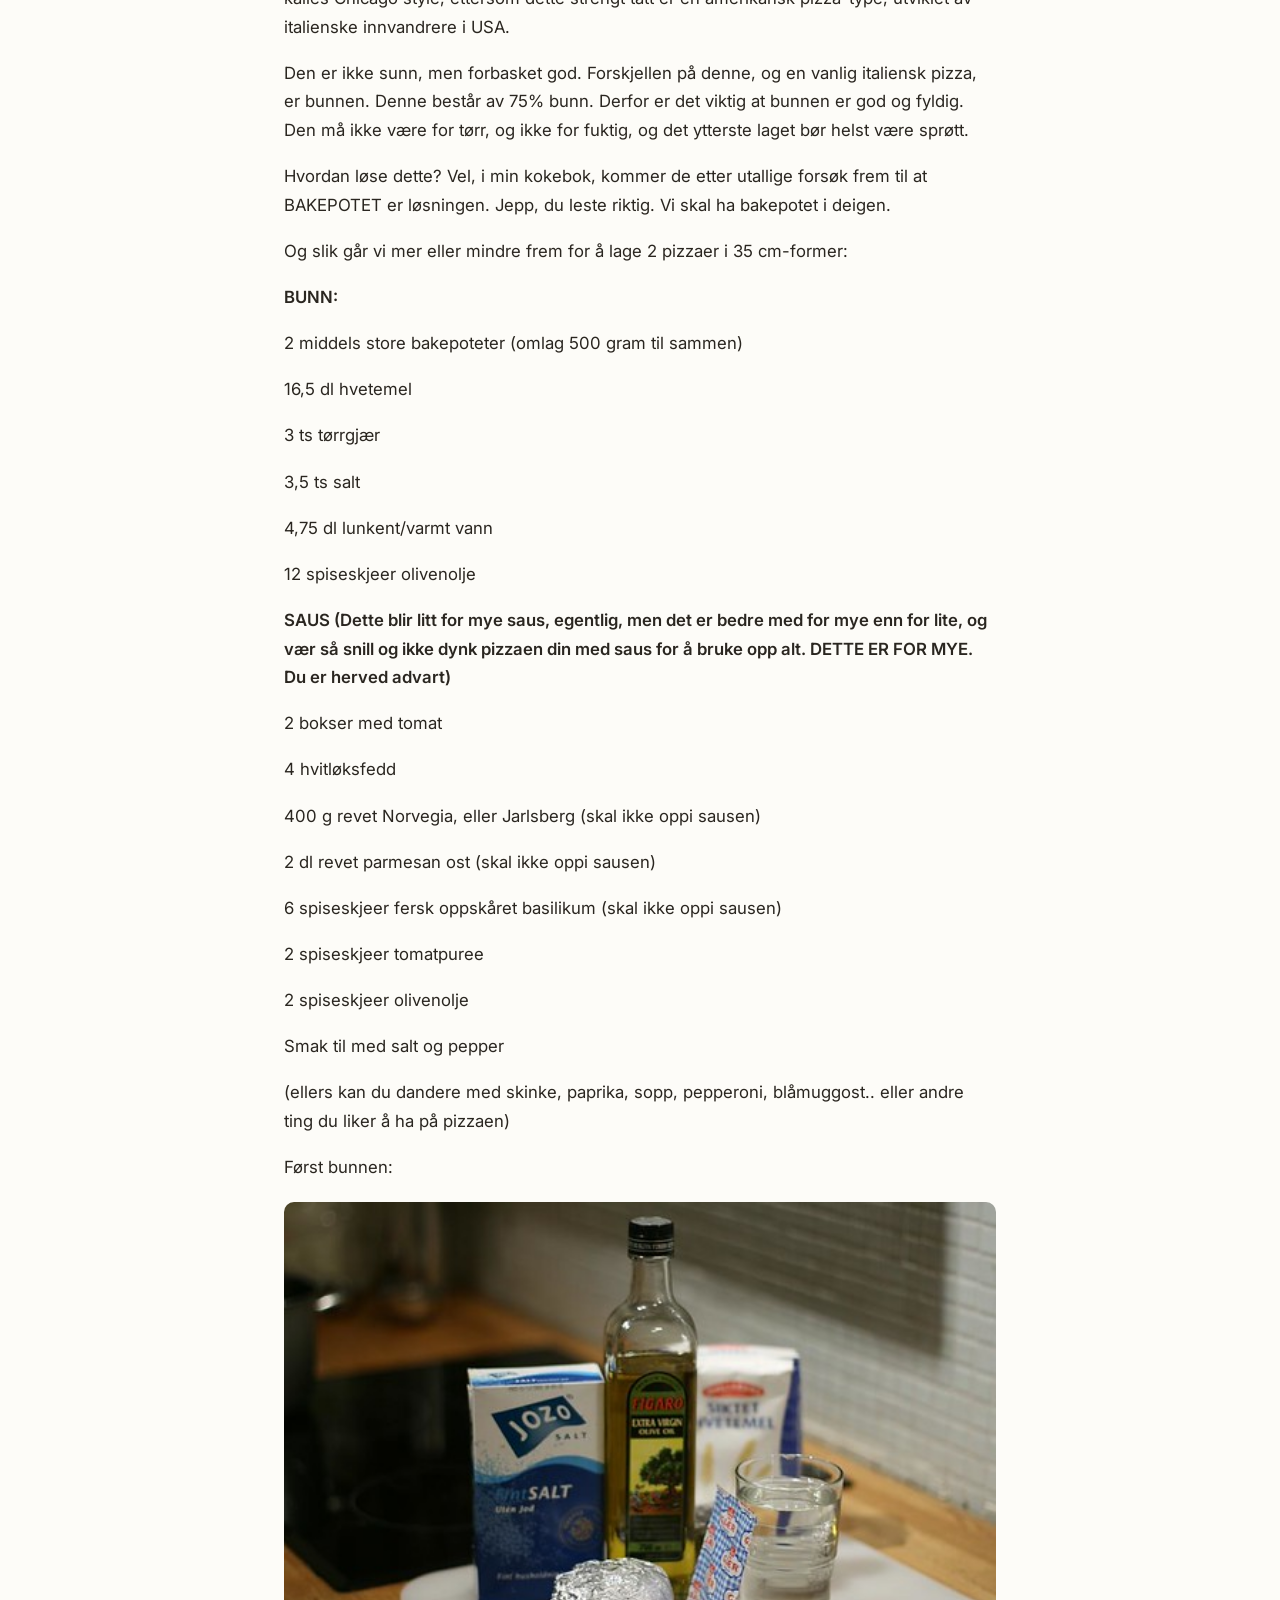
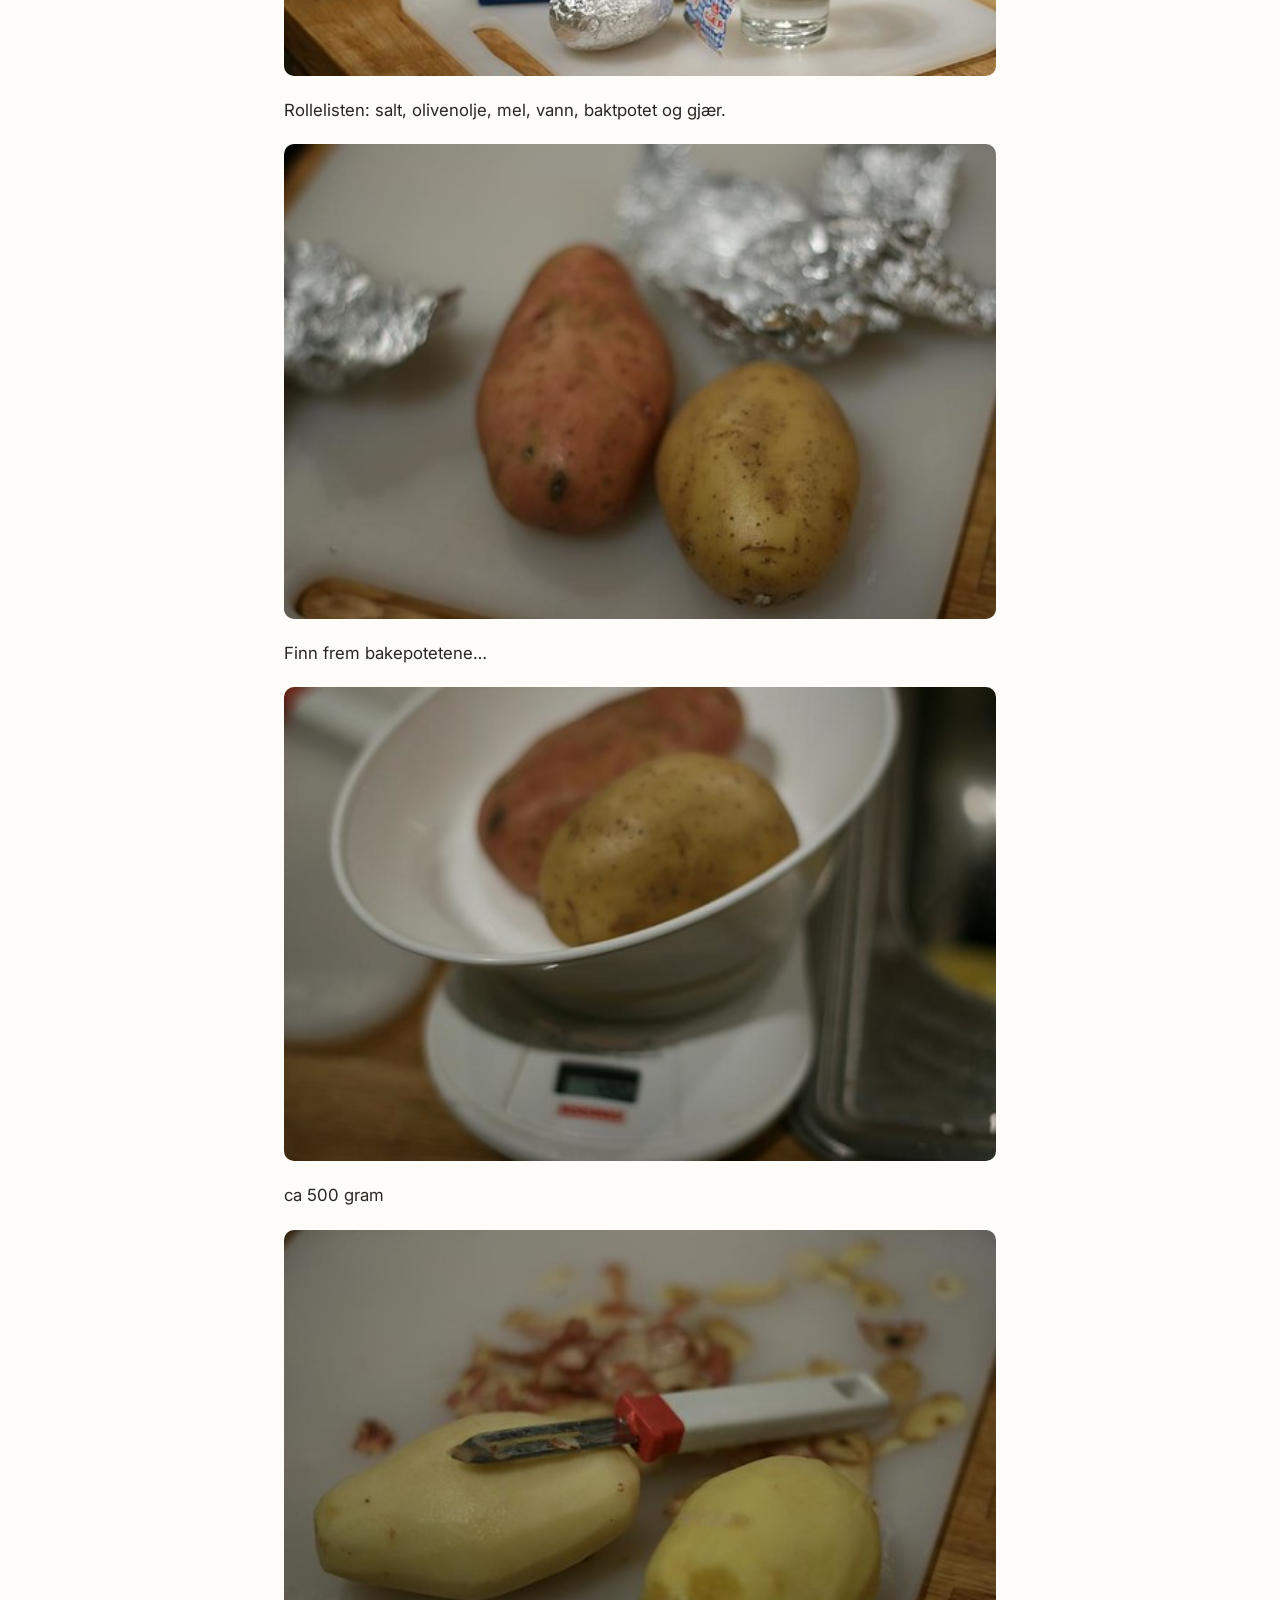
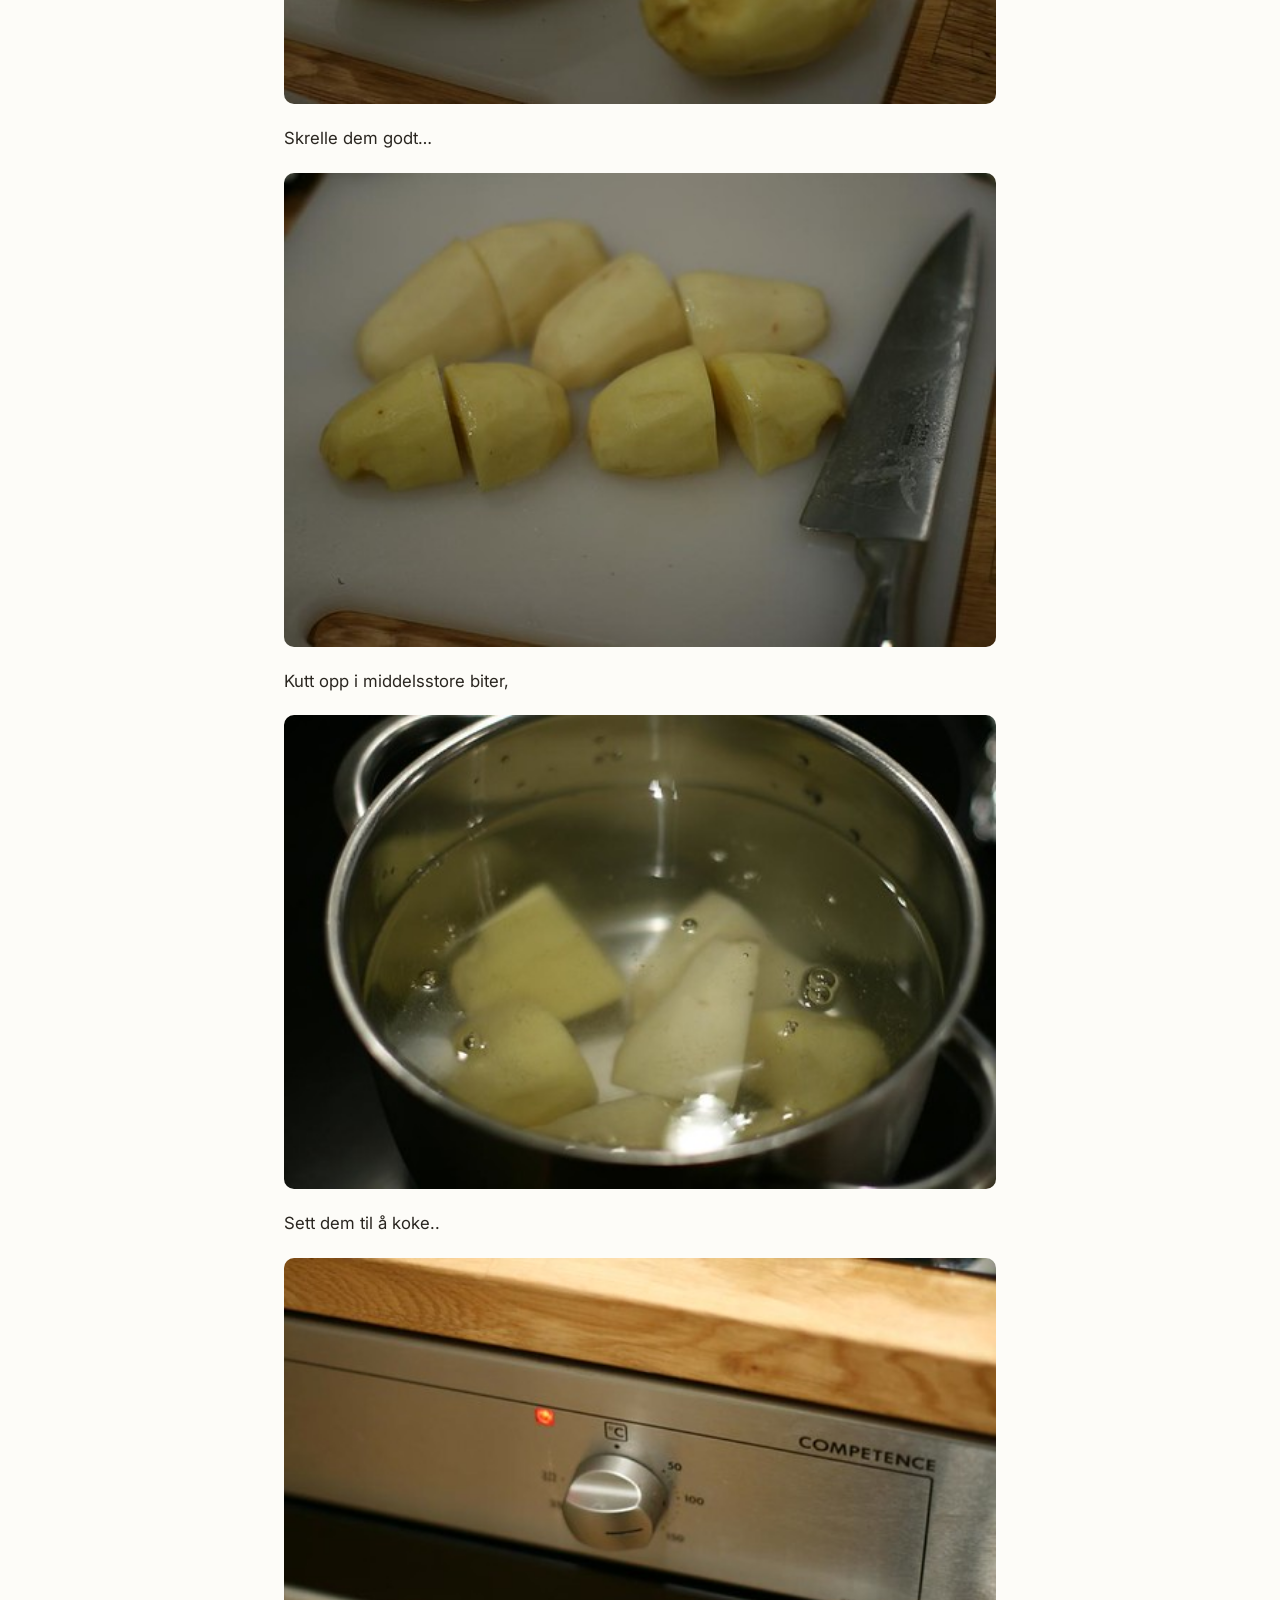
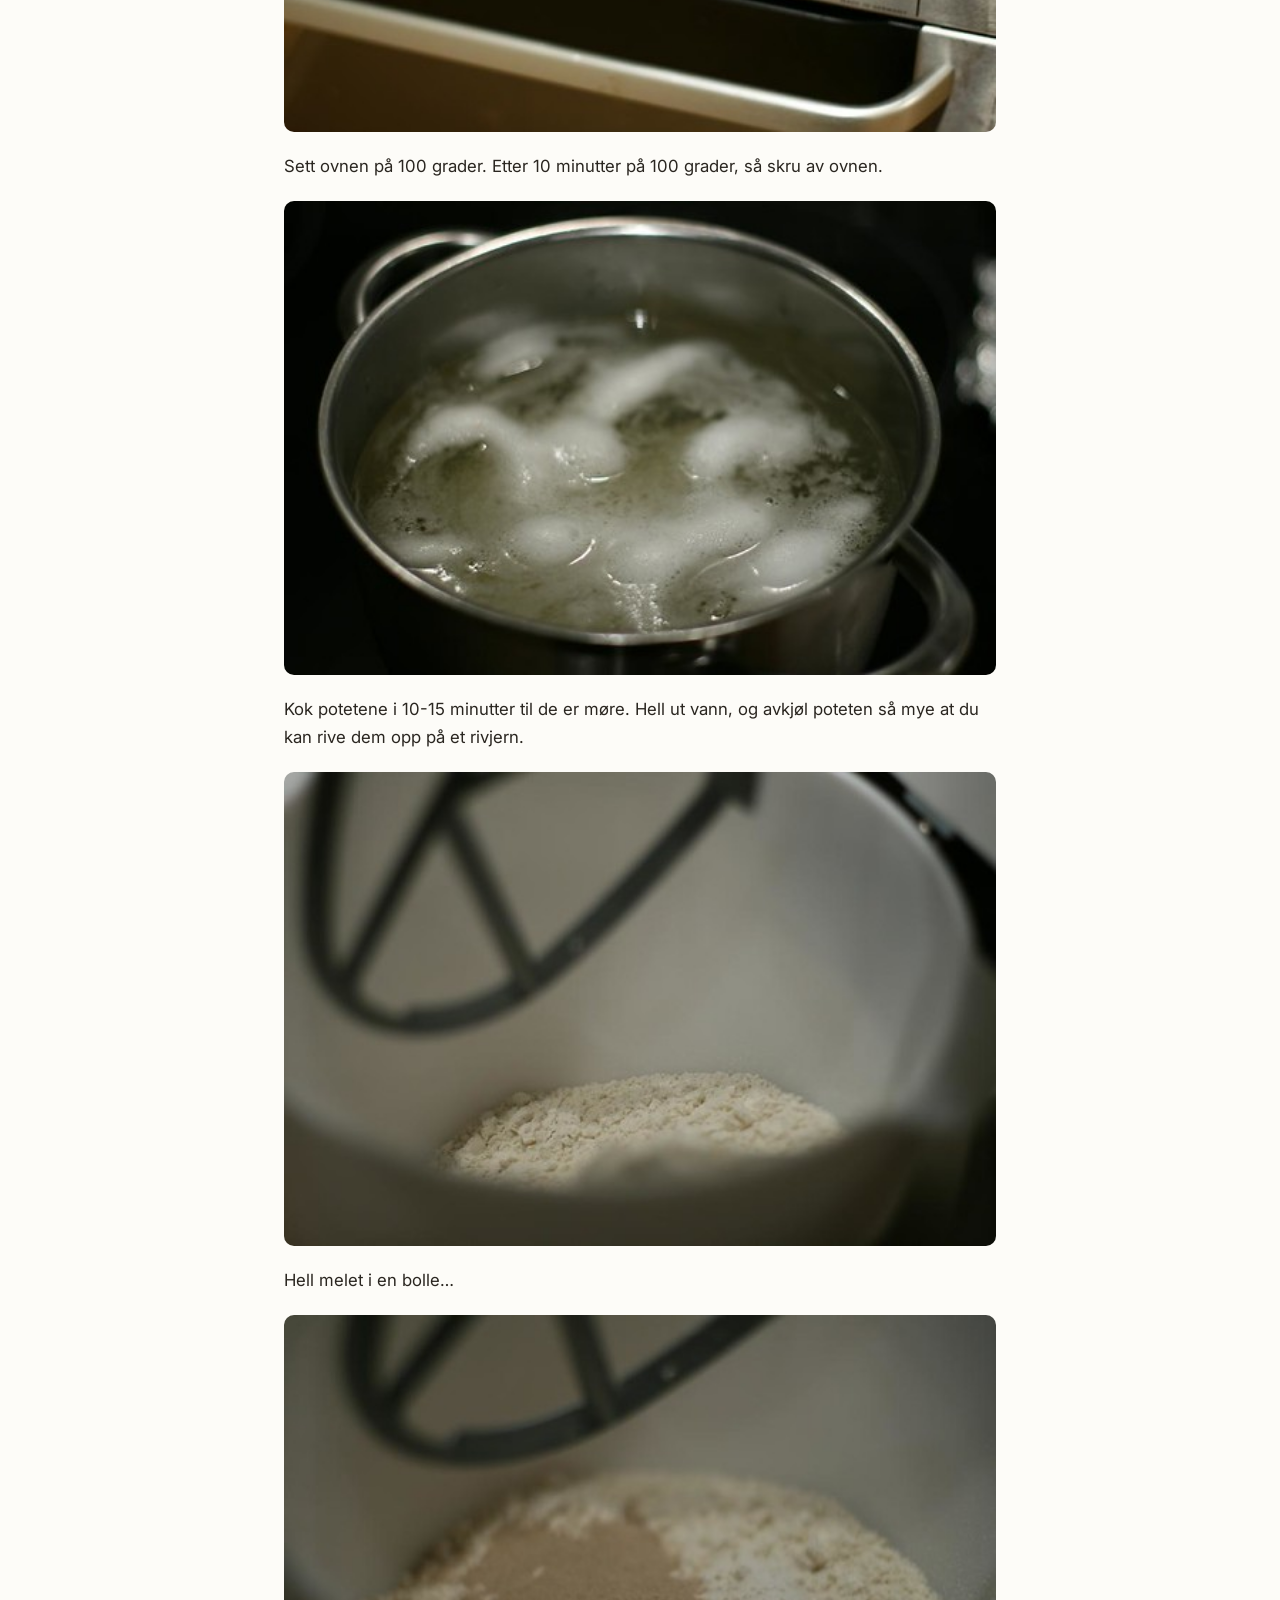
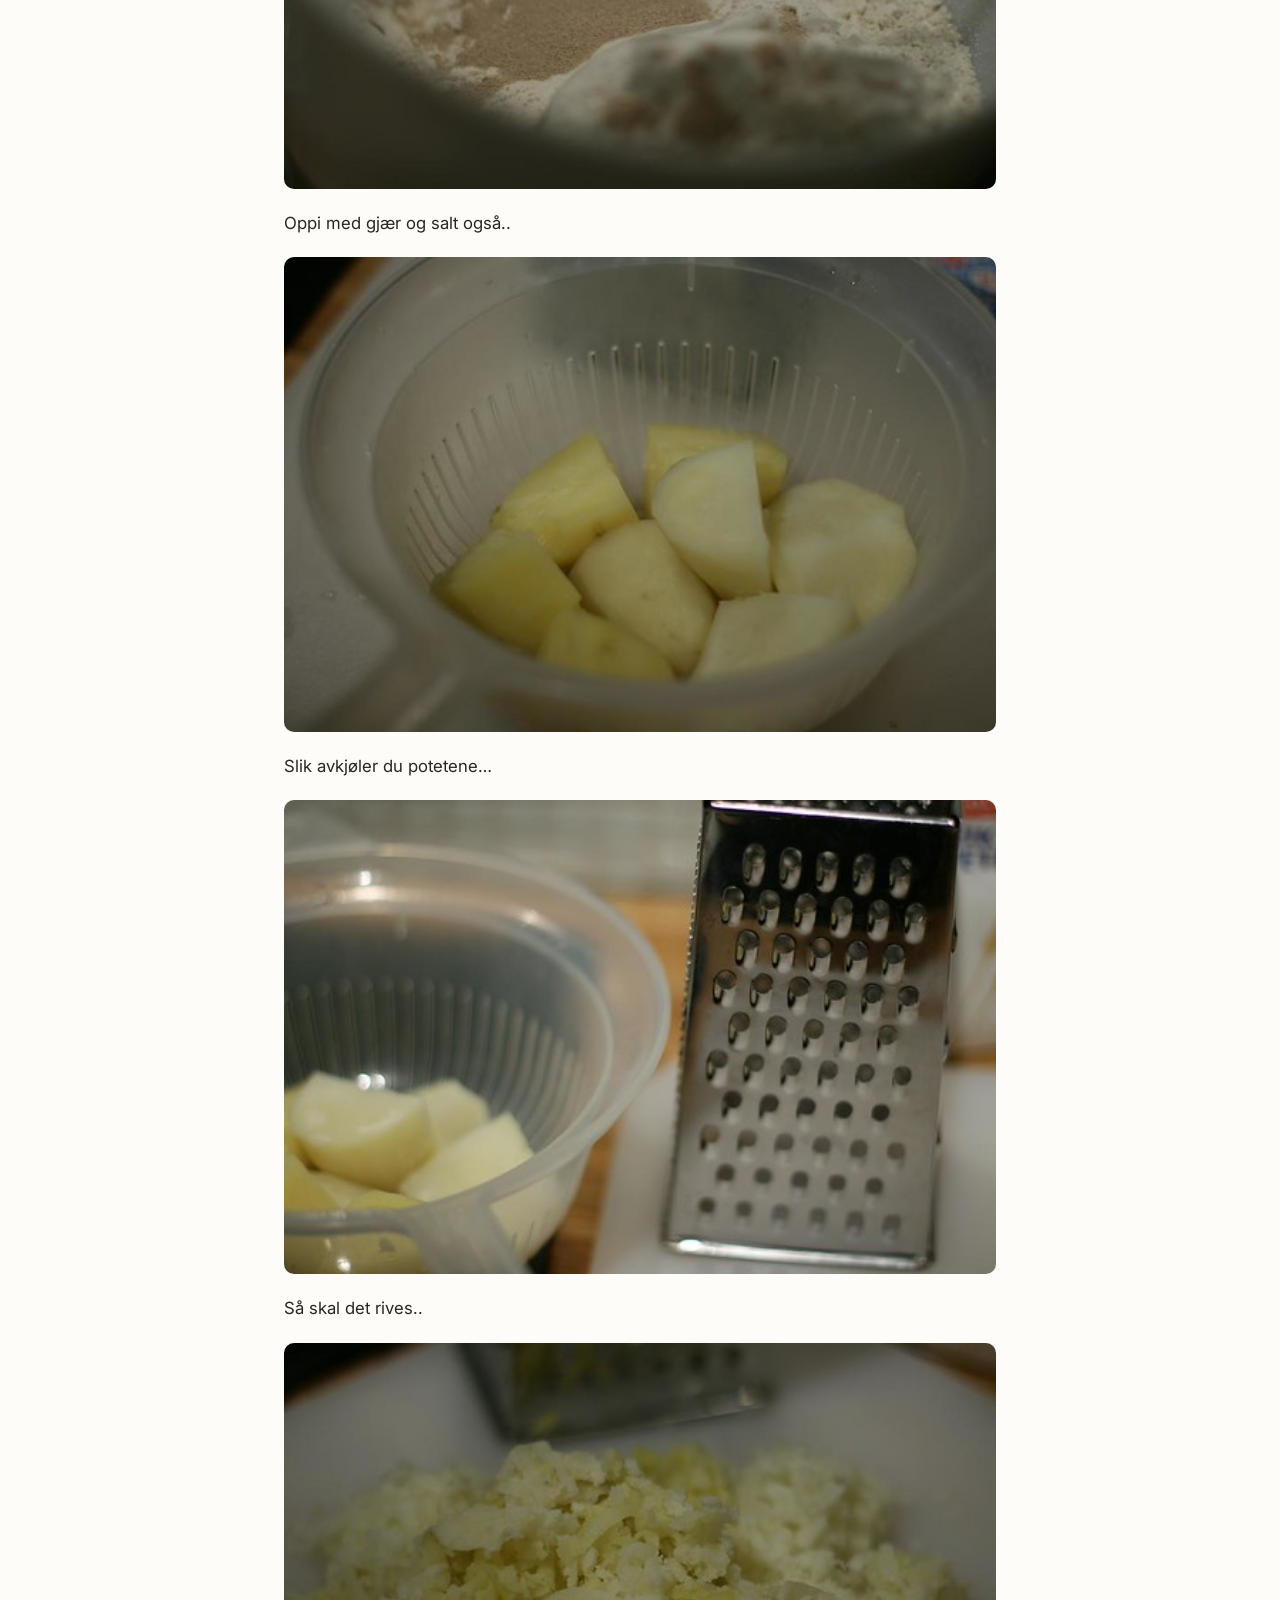
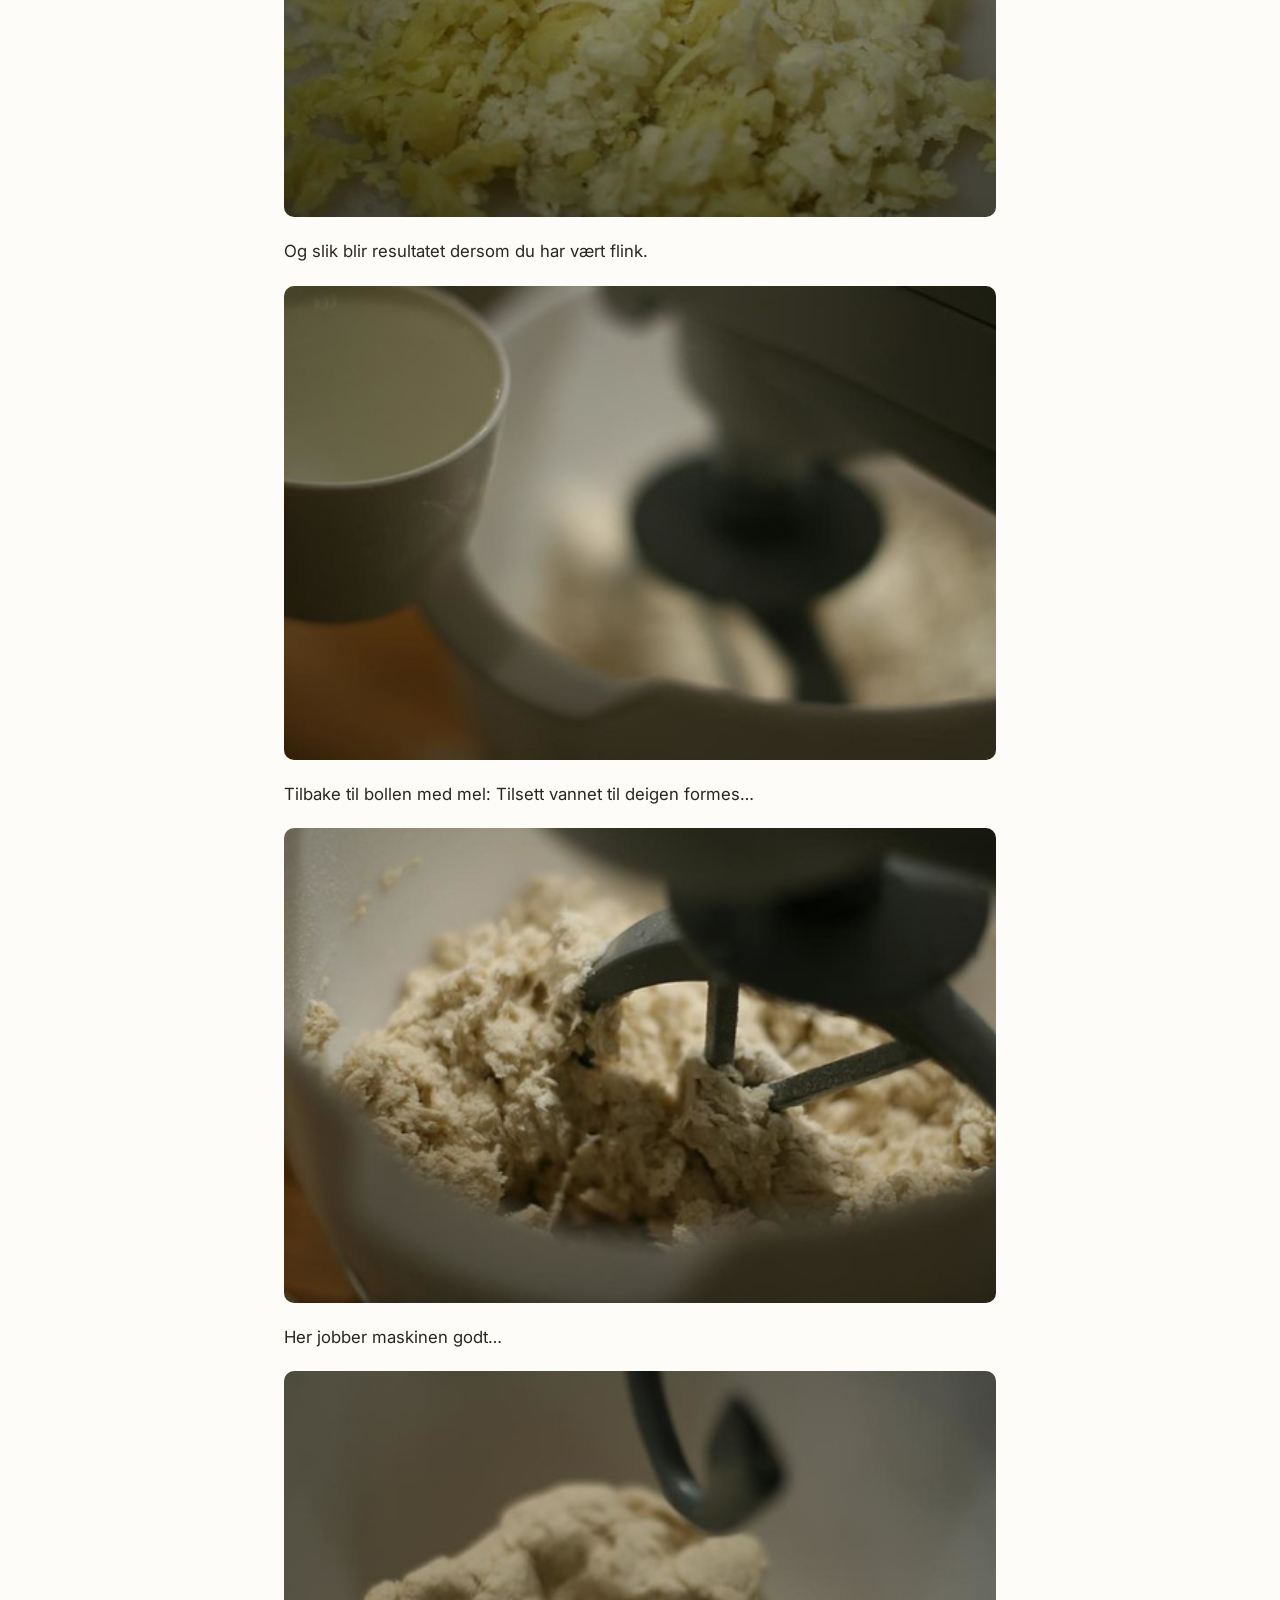
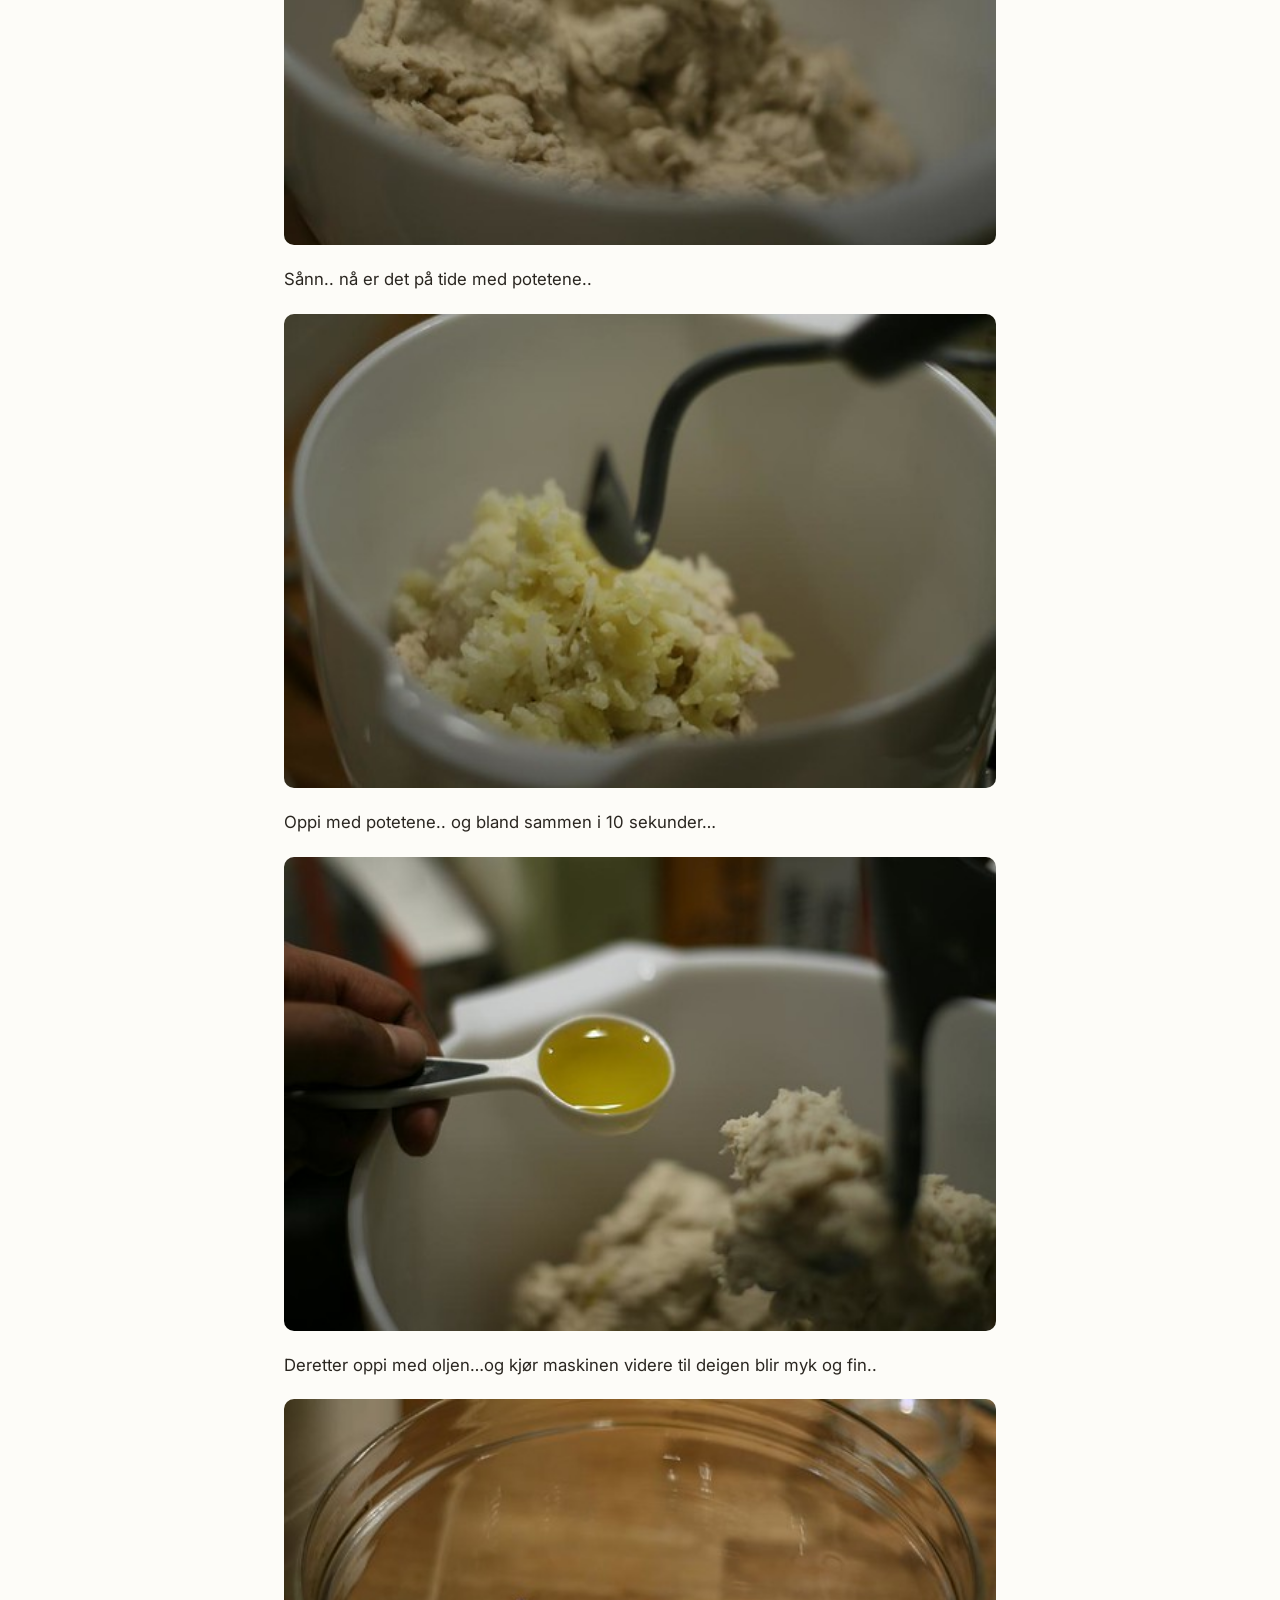
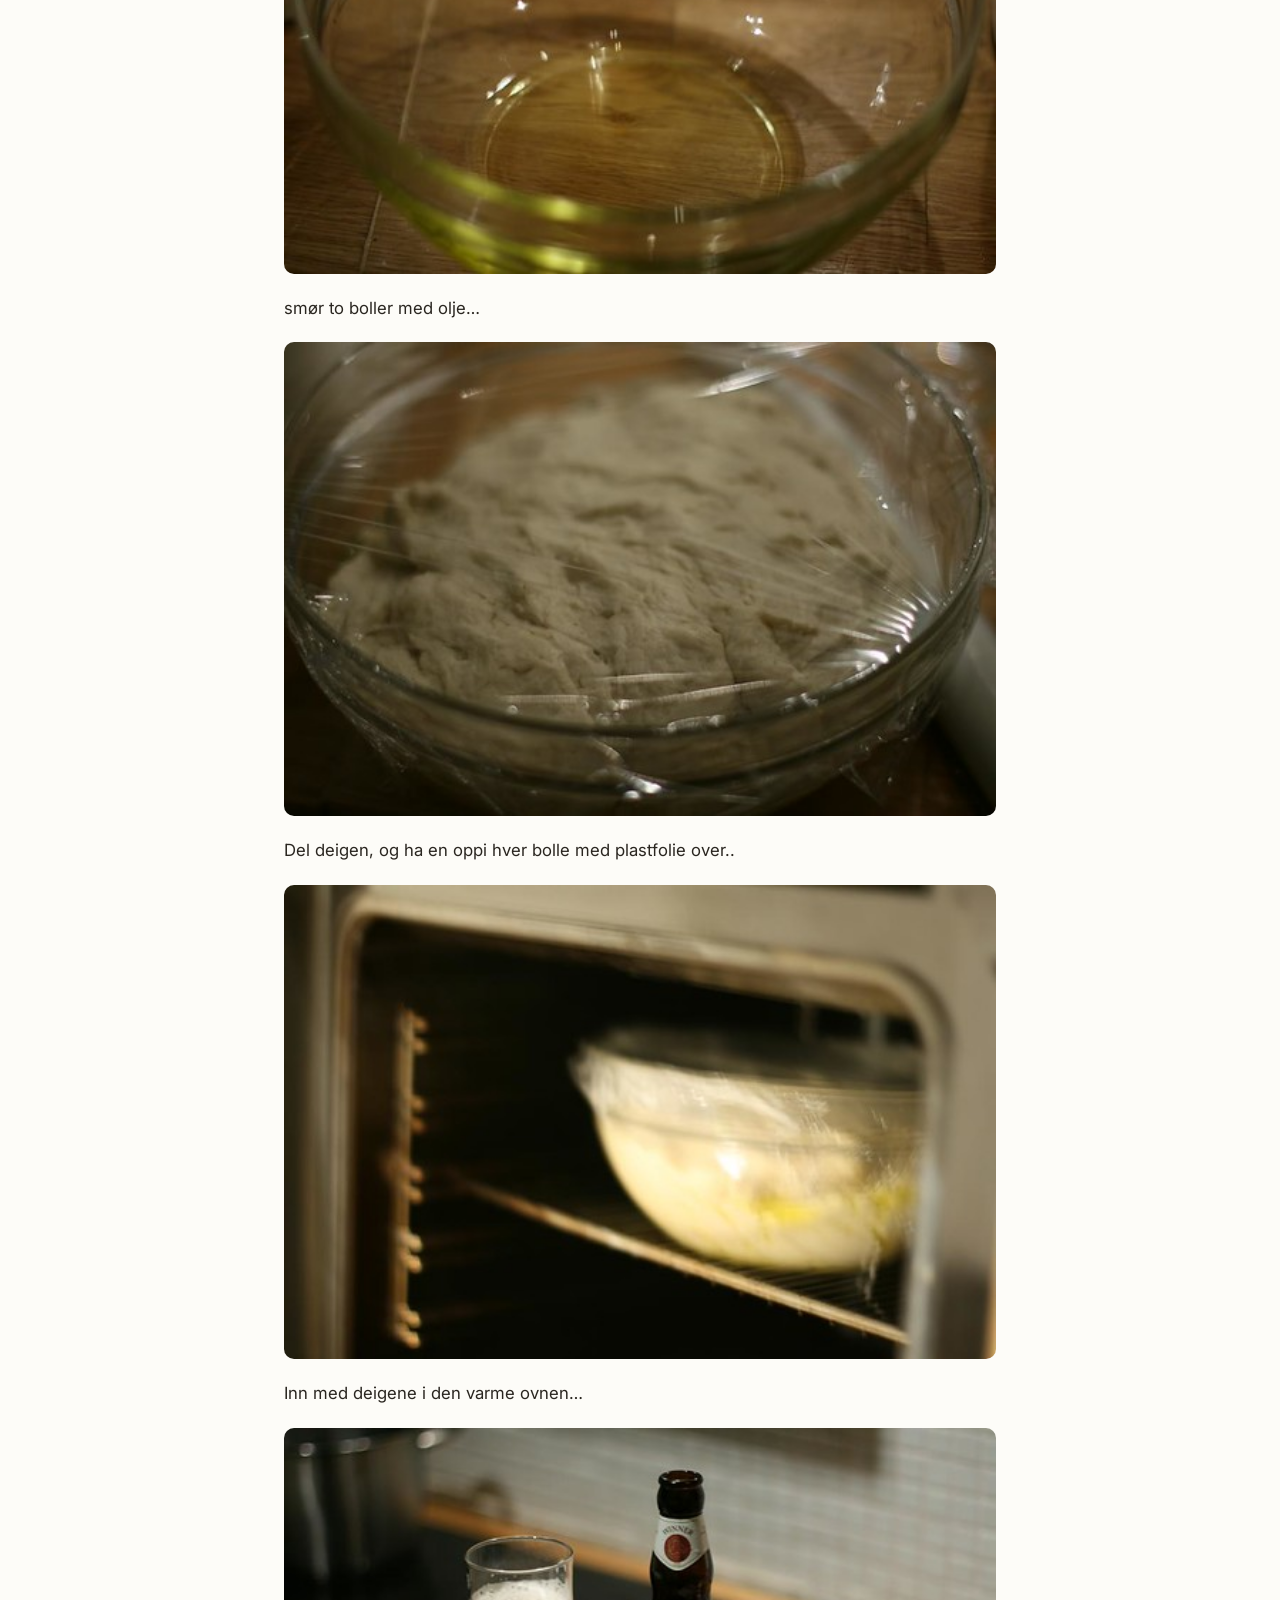
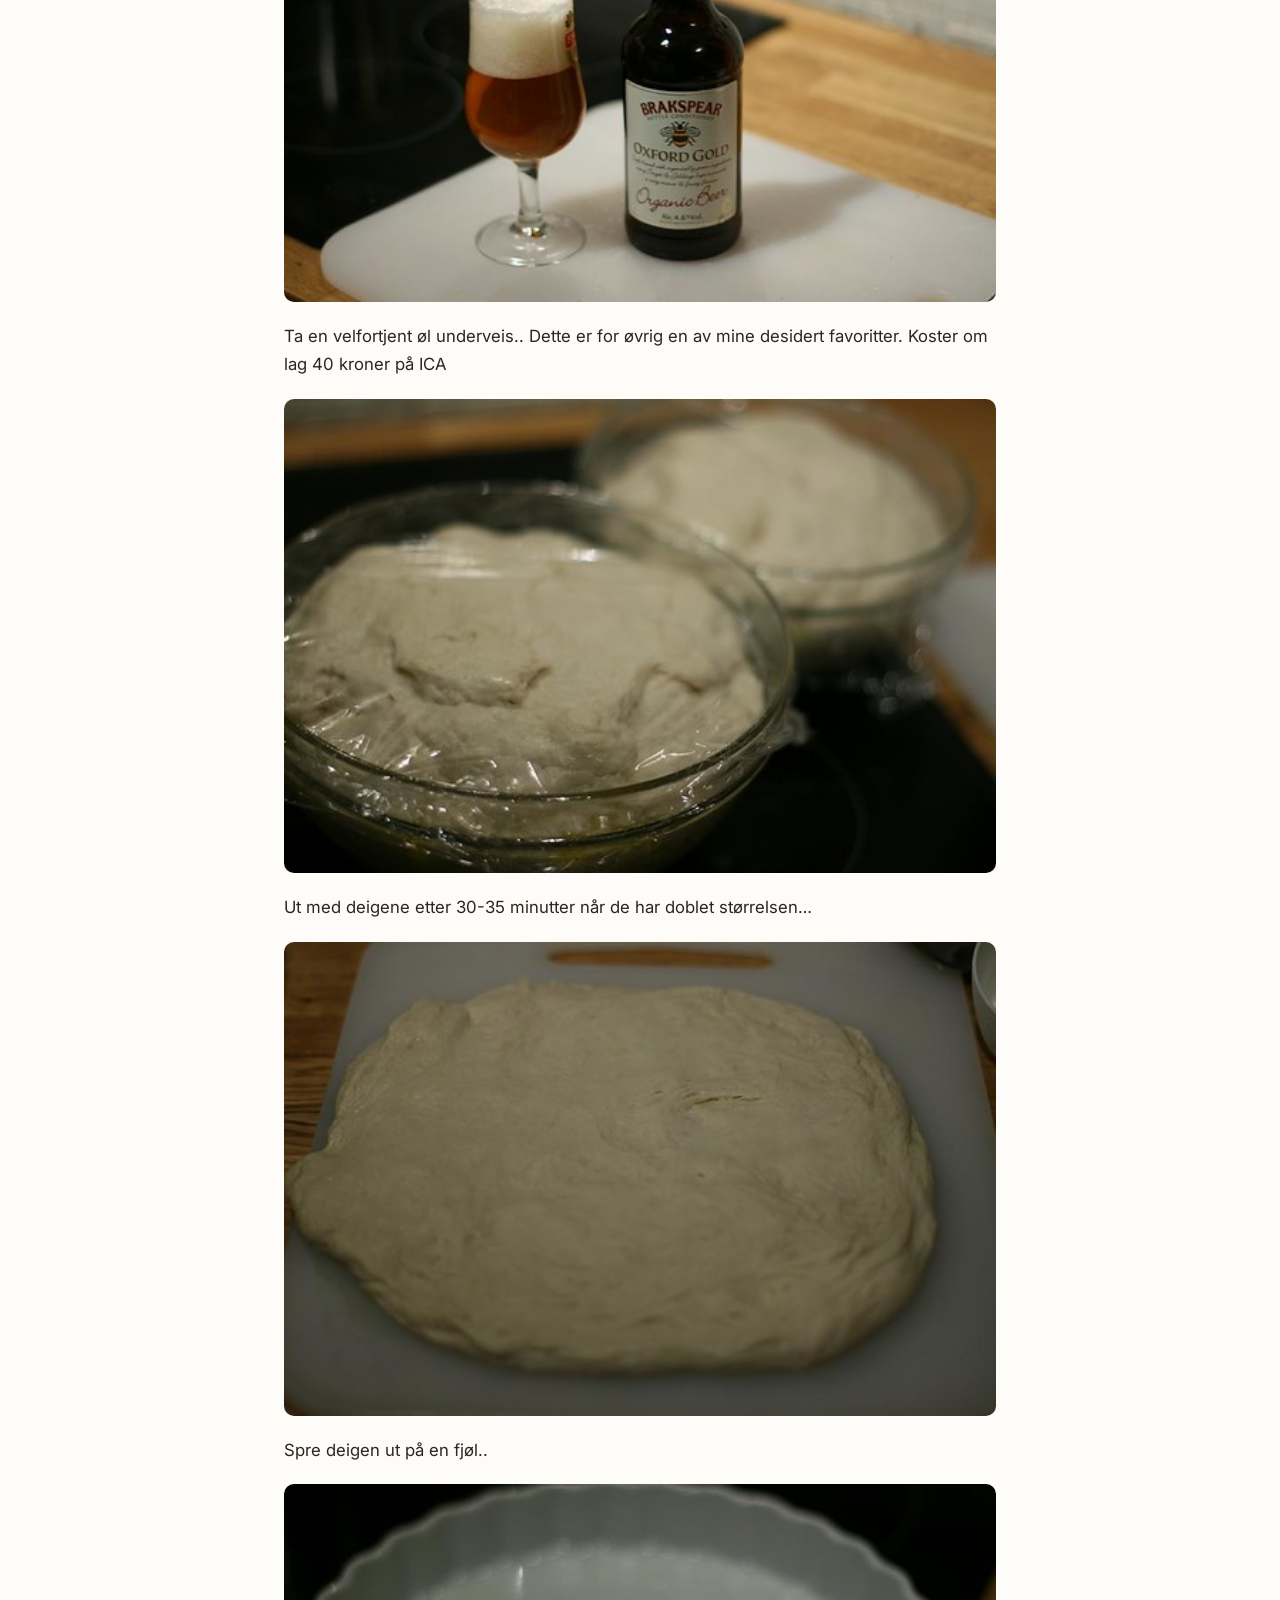
<file: oppskrifter/deep-pan-pizza-pizza-pa-chicago-vis-her-er-en-oppskrift.html>
<!DOCTYPE html>
<html lang="no">
<head>
  <meta charset="UTF-8">
  <meta name="viewport" content="width=device-width, initial-scale=1.0">
  <title>Deep Pan Pizza. Pizza på chicago-vis. Her er en oppskrift. – DiggMat.com</title>
  <meta name="description" content="Pizza er min favorittrett over alle favorittretter. Ingen rett er så godt likt av så mange mennesker. Altså, det er verdens beste rett.">
  <link rel="canonical" href="https://diggmat.com/oppskrifter/deep-pan-pizza-pizza-pa-chicago-vis-her-er-en-oppskrift.html">
  <!-- Open Graph -->
  <meta property="og:type" content="article">
  <meta property="og:title" content="Deep Pan Pizza. Pizza på chicago-vis. Her er en oppskrift. – DiggMat.com">
  <meta property="og:description" content="Pizza er min favorittrett over alle favorittretter. Ingen rett er så godt likt av så mange mennesker. Altså, det er verdens beste rett.">
  <meta property="og:site_name" content="DiggMat.com">
  <meta property="og:image" content="https://diggmat.com/images/flickr/3489189888_ef004bb116.jpg">
  <!-- Twitter Card -->
  <meta name="twitter:card" content="summary_large_image">
  <meta name="twitter:title" content="Deep Pan Pizza. Pizza på chicago-vis. Her er en oppskrift. – DiggMat.com">
  <meta name="twitter:description" content="Pizza er min favorittrett over alle favorittretter. Ingen rett er så godt likt av så mange mennesker. Altså, det er verdens beste rett.">
  <meta property="twitter:image" content="https://diggmat.com/images/flickr/3489189888_ef004bb116.jpg">
  <script type="application/ld+json">{"@context": "https://schema.org/", "@type": "Recipe", "name": "Deep Pan Pizza. Pizza på chicago-vis. Her er en oppskrift.", "description": "Pizza er min favorittrett over alle favorittretter. Ingen rett er så godt likt av så mange mennesker. Altså, det er verdens beste rett.", "datePublished": "2009-05-01", "author": {"@type": "Person", "name": "DiggMat"}, "publisher": {"@type": "Organization", "name": "DiggMat.com", "url": "https://diggmat.com"}, "url": "https://diggmat.com/oppskrifter/deep-pan-pizza-pizza-pa-chicago-vis-her-er-en-oppskrift.html", "image": ["https://diggmat.com/images/flickr/3489189888_ef004bb116.jpg"], "recipeIngredient": ["2 middels store bakepoteter (omlag 500 gram til sammen)", "16,5 dl hvetemel", "3 ts tørrgjær", "3,5 ts salt", "4,75 dl lunkent/varmt vann", "12 spiseskjeer olivenolje", "2 bokser med tomat", "4 hvitløksfedd", "400 g revet Norvegia, eller Jarlsberg (skal ikke oppi sausen)", "2 dl revet parmesan ost (skal ikke oppi sausen)", "6 spiseskjeer fersk oppskåret basilikum (skal ikke oppi sausen)", "2 spiseskjeer tomatpuree", "2 spiseskjeer olivenolje", "Parmesanosten og norvegiaen blander du sammen til en osteblanding."], "recipeCategory": "Middag", "keywords": "chicago style, deep dish pizza, pizza", "prepTime": "PT30M", "cookTime": "PT1H20M", "totalTime": "PT1H20M", "recipeCuisine": "Italiensk", "recipeInstructions": [{"@type": "HowToStep", "text": "Pizza er min favorittrett over alle favorittretter. Ingen rett er så godt likt av så mange mennesker. Altså, det er verdens beste rett."}, {"@type": "HowToStep", "text": "Vel, nå finnes det mange måter å lage pizza på. Tunn bunn, tykk bunn, sprø bunn, myk bunn. Med tomatsaus, uten tomatsaus, masse ost, lite ost osv…"}, {"@type": "HowToStep", "text": "Retten jeg skal vise dere i dag, er en såkalt deep pan, eller deep dish pizza, og som også kalles Chicago style, ettersom dette strengt tatt er en amerikansk pizza-type, utviklet av italienske innvandrere i USA."}, {"@type": "HowToStep", "text": "Den er ikke sunn, men forbasket god. Forskjellen på denne, og en vanlig italiensk pizza, er bunnen. Denne består av 75% bunn. Derfor er det viktig at bunnen er god og fyldig. Den må ikke være for tørr, og ikke for fuktig, og det ytterste laget bør helst være sprøtt."}, {"@type": "HowToStep", "text": "Hvordan løse dette? Vel, i min kokebok, kommer de etter utallige forsøk frem til at BAKEPOTET er løsningen. Jepp, du leste riktig. Vi skal ha bakepotet i deigen."}, {"@type": "HowToStep", "text": "Og slik går vi mer eller mindre frem for å lage 2 pizzaer i 35 cm-former:"}, {"@type": "HowToStep", "text": "SAUS (Dette blir litt for mye saus, egentlig, men det er bedre med for mye enn for lite, og vær så snill og ikke dynk pizzaen din med saus for å bruke opp alt. DETTE ER FOR MYE. Du er herved advart)"}, {"@type": "HowToStep", "text": "Smak til med salt og pepper"}, {"@type": "HowToStep", "text": "(ellers kan du dandere med skinke, paprika, sopp, pepperoni, blåmuggost.. eller andre ting du liker å ha på pizzaen)"}, {"@type": "HowToStep", "text": "Rollelisten: salt, olivenolje, mel, vann, baktpotet og gjær."}, {"@type": "HowToStep", "text": "Finn frem bakepotetene…"}, {"@type": "HowToStep", "text": "Kutt opp i middelsstore biter,"}, {"@type": "HowToStep", "text": "Sett dem til å koke.."}, {"@type": "HowToStep", "text": "Sett ovnen på 100 grader. Etter 10 minutter på 100 grader, så skru av ovnen."}, {"@type": "HowToStep", "text": "Kok potetene i 10-15 minutter til de er møre. Hell ut vann, og avkjøl poteten så mye at du kan rive dem opp på et rivjern."}, {"@type": "HowToStep", "text": "Hell melet i en bolle…"}, {"@type": "HowToStep", "text": "Oppi med gjær og salt også.."}, {"@type": "HowToStep", "text": "Slik avkjøler du potetene…"}, {"@type": "HowToStep", "text": "Og slik blir resultatet dersom du har vært flink."}, {"@type": "HowToStep", "text": "Tilbake til bollen med mel: Tilsett vannet til deigen formes…"}, {"@type": "HowToStep", "text": "Her jobber maskinen godt…"}, {"@type": "HowToStep", "text": "Sånn.. nå er det på tide med potetene.."}, {"@type": "HowToStep", "text": "Oppi med potetene.. og bland sammen i 10 sekunder…"}, {"@type": "HowToStep", "text": "Deretter oppi med oljen…og kjør maskinen videre til deigen blir myk og fin.."}, {"@type": "HowToStep", "text": "smør to boller med olje…"}, {"@type": "HowToStep", "text": "Del deigen, og ha en oppi hver bolle med plastfolie over.."}, {"@type": "HowToStep", "text": "Inn med deigene i den varme ovnen…"}, {"@type": "HowToStep", "text": "Ta en velfortjent øl underveis.. Dette er for øvrig en av mine desidert favoritter. Koster om lag 40 kroner på ICA"}, {"@type": "HowToStep", "text": "Ut med deigene etter 30-35 minutter når de har doblet størrelsen…"}, {"@type": "HowToStep", "text": "Spre deigen ut på en fjøl.."}, {"@type": "HowToStep", "text": "i mens, olje en form…"}, {"@type": "HowToStep", "text": "Spre deigen utover formen"}, {"@type": "HowToStep", "text": "Og sett plastfolie over..ca 10 minutter"}, {"@type": "HowToStep", "text": "Sett ovnen på 220 grader"}, {"@type": "HowToStep", "text": "Etter 10 min… spre deigen ytterligere ut over formen, og lag en kant…"}, {"@type": "HowToStep", "text": "voila… ikke helt perfekt. kanten kunne vært høyere og formen større.. men skitt au- pizzaen ble veldig god for det.."}, {"@type": "HowToStep", "text": "På med plastfolie, og la den hvile på et varmt og lunt sted i 30 minutter.."}, {"@type": "HowToStep", "text": "stikk hull på deigen med en gaffel…over hele flaten.."}, {"@type": "HowToStep", "text": "Så plassere den i ovnen..UTEN SAUS!!"}, {"@type": "HowToStep", "text": "Gjør klar sausen og toppingen.. Jeg har valgt løk, pepperoni, blåmuggost."}, {"@type": "HowToStep", "text": "Sausen (til to pizzaer) lager du slik:"}, {"@type": "HowToStep", "text": "Bland tomat, hvitløk, tomatpuree, olivenolje + salt og pepper. i en mixer i ca 10 sek."}, {"@type": "HowToStep", "text": "Riv parmesanost, norvegia. skjær opp basilkum og ha det klart. + alt det andre du ønsker å ha på pizzaen."}, {"@type": "HowToStep", "text": "Når du legger fyll på pizzaen, begynn med tomatsausen, deretter med osten, så alt det andre. bruker du kjøtt og paprika, tar du det til slutt.."}, {"@type": "HowToStep", "text": "Basilikumen strør du over pizzaen først når den er ferdig stekt."}, {"@type": "HowToStep", "text": "Etter 15 minutter ser deigen/bunnen slik ut. Du kan gjerne ha den i litt lenger slik at den får litt mer brunfarge enn dette…"}, {"@type": "HowToStep", "text": "Legg så på saus og fyll…. Stek pizzaen på midterste rille til osten smelter…(ca 10-15 min)"}, {"@type": "HowToStep", "text": "og pizzaen ser slik ut… Deretter flytter du pizzaen til øverste rille og steker vider i 5-10 minutter til.."}, {"@type": "HowToStep", "text": "Til den ser slik ut…! Du har nettopp laget din første potetpizza. Duverden så god den er."}, {"@type": "HowToStep", "text": "Hmm… Jeg antar at dette bildet overbeviser deg om å lage pizzaen…"}, {"@type": "HowToStep", "text": "Vel.. Nå er du i hvertfall overbevist."}, {"@type": "HowToStep", "text": "Vil du få en mail fra meg neste gang jeg legger ut en oppskrift, så legg igjen e-postadressen i feltet under. I skrivende stund har jeg faktisk 50 abonnenter ?"}, {"@type": "HowToStep", "text": "Legg gjerne igjen en kommentar hvis du lager pizzaen. Jeg elsker tilbakemeldinger som kan bidra til at oppskriftene blir enda bedre, og jeg ønsker å høre erfaringene deres.."}]}</script>
  <link rel="stylesheet" href="../style.css?v=4">
</head>
<body>
  <header class="site-header">
    <a href="/" class="site-logo">DiggMat<span>.com</span></a>
    <p class="site-tagline">En blogg om god mat</p>
  </header>
  
<div class="recipe-page">
  <nav class="breadcrumb"><a href="../index.html">← Alle oppskrifter</a></nav>
  <div class="recipe-hero"><img src="../images/flickr/3489189888_ef004bb116.jpg" alt="Deep Pan Pizza. Pizza på chicago-vis. Her er en oppskrift." loading="eager"></div>
  <h1 class="recipe-title">Deep Pan Pizza. Pizza på chicago-vis. Her er en oppskrift.</h1>
  <div class="recipe-meta-bar">
    <span class="meta-date">1. mai 2009</span>
    <span class="meta-chip">Middag</span><span class="meta-chip">Oppskrifter</span>
  </div>
  <div class="recipe-content">
    <figure class="step-img"><img src="../images/flickr/3489189888_ef004bb116.jpg" alt="How to make deep dish piza" loading="lazy"></figure>
<p>Pizza er min favorittrett over alle favorittretter. Ingen rett er så godt likt av så mange mennesker. Altså, det er verdens beste rett.</p>
<p>Vel, nå finnes det mange måter å lage pizza på. Tunn bunn, tykk bunn, sprø bunn, myk bunn. Med tomatsaus, uten tomatsaus, masse ost, lite ost osv…</p>
<p>Retten jeg skal vise dere i dag, er en såkalt deep pan, eller deep dish pizza, og som også kalles Chicago style, ettersom dette strengt tatt er en amerikansk pizza-type, utviklet av italienske innvandrere i USA.</p>
<p>Den er ikke sunn, men forbasket god. Forskjellen på denne, og en vanlig italiensk pizza, er bunnen. Denne består av 75% bunn. Derfor er det viktig at bunnen er god og fyldig. Den må ikke være for tørr, og ikke for fuktig, og det ytterste laget bør helst være sprøtt.</p>
<p>Hvordan løse dette? Vel, i min kokebok, kommer de etter utallige forsøk frem til at BAKEPOTET er løsningen. Jepp, du leste riktig. Vi skal ha bakepotet i deigen.</p>
<p>Og slik går vi mer eller mindre frem for å lage 2 pizzaer i 35 cm-former:</p>
<p><strong>BUNN:</strong></p>
<p>2 middels store bakepoteter (omlag 500 gram til sammen)</p>
<p>16,5 dl hvetemel</p>
<p>3 ts tørrgjær</p>
<p>3,5 ts salt</p>
<p>4,75 dl lunkent/varmt vann</p>
<p>12 spiseskjeer olivenolje</p>
<p><strong>SAUS (Dette blir litt for mye saus, egentlig, men det er bedre med for mye enn for lite, og vær så snill og ikke dynk pizzaen din med saus for å bruke opp alt. DETTE ER FOR MYE. Du er herved advart)</strong></p>
<p>2 bokser med tomat</p>
<p>4 hvitløksfedd</p>
<p>400 g revet Norvegia, eller Jarlsberg (skal ikke oppi sausen)</p>
<p>2 dl revet parmesan ost (skal ikke oppi sausen)</p>
<p>6 spiseskjeer fersk oppskåret basilikum (skal ikke oppi sausen)</p>
<p>2 spiseskjeer tomatpuree</p>
<p>2 spiseskjeer olivenolje</p>
<p>Smak til med salt og pepper</p>
<p>(ellers kan du dandere med skinke, paprika, sopp, pepperoni, blåmuggost.. eller andre ting du liker å ha på pizzaen)</p>
<p>Først bunnen:</p>
<figure class="step-img"><img src="../images/flickr/3489186958_9072cb6b76.jpg" alt="How to make deep dish piza" loading="lazy"></figure>
<p>Rollelisten: salt, olivenolje, mel, vann, baktpotet og gjær.</p>
<figure class="step-img"><img src="../images/flickr/3489187008_467a6854c3.jpg" alt="How to make deep dish piza" loading="lazy"></figure>
<p>Finn frem bakepotetene…</p>
<figure class="step-img"><img src="../images/flickr/3489187214_5c235ffd81.jpg" alt="How to make deep dish piza" loading="lazy"></figure>
<p>ca 500 gram</p>
<figure class="step-img"><img src="../images/flickr/3488373933_cf04c95ff8.jpg" alt="How to make deep dish piza" loading="lazy"></figure>
<p>Skrelle dem godt…</p>
<figure class="step-img"><img src="../images/flickr/3489187330_477869c9f7.jpg" alt="How to make deep dish piza" loading="lazy"></figure>
<p>Kutt opp i middelsstore biter,</p>
<figure class="step-img"><img src="../images/flickr/3489187434_4a5780089b.jpg" alt="How to make deep dish piza" loading="lazy"></figure>
<p>Sett dem til å koke..</p>
<figure class="step-img"><img src="../images/flickr/3488374117_f507324367.jpg" alt="How to make deep dish piza" loading="lazy"></figure>
<p>Sett ovnen på 100 grader. Etter 10 minutter på 100 grader, så skru av ovnen.</p>
<figure class="step-img"><img src="../images/flickr/3488374147_678b28f4a5.jpg" alt="How to make deep dish piza" loading="lazy"></figure>
<p>Kok potetene i 10-15 minutter til de er møre. Hell ut vann, og avkjøl poteten så mye at du kan rive dem opp på et rivjern.</p>
<figure class="step-img"><img src="../images/flickr/3488374171_8f7c53ddcb.jpg" alt="How to make deep dish piza" loading="lazy"></figure>
<p>Hell melet i en bolle…</p>
<figure class="step-img"><img src="../images/flickr/3489187628_3867b5b70b.jpg" alt="How to make deep dish piza" loading="lazy"></figure>
<p>Oppi med gjær og salt også..</p>
<figure class="step-img"><img src="../images/flickr/3488374275_56cecda8fc.jpg" alt="How to make deep dish piza" loading="lazy"></figure>
<p>Slik avkjøler du potetene…</p>
<figure class="step-img"><img src="../images/flickr/3488374337_5e4fd6f8e2.jpg" alt="How to make deep dish piza" loading="lazy"></figure>
<p>Så skal det rives..</p>
<figure class="step-img"><img src="../images/flickr/3489187814_46ab1d51bb.jpg" alt="How to make deep dish piza" loading="lazy"></figure>
<p>Og slik blir resultatet dersom du har vært flink.</p>
<figure class="step-img"><img src="../images/flickr/3488374449_1ca78b7620.jpg" alt="How to make deep dish piza" loading="lazy"></figure>
<p>Tilbake til bollen med mel: Tilsett vannet til deigen formes…</p>
<figure class="step-img"><img src="../images/flickr/3488374503_342b60a808.jpg" alt="How to make deep dish piza" loading="lazy"></figure>
<p>Her jobber maskinen godt…</p>
<figure class="step-img"><img src="../images/flickr/3488374571_e9e2cdde53.jpg" alt="How to make deep dish piza" loading="lazy"></figure>
<p>Sånn.. nå er det på tide med potetene..</p>
<figure class="step-img"><img src="../images/flickr/3489188022_880cceb247.jpg" alt="How to make deep dish piza" loading="lazy"></figure>
<p>Oppi med potetene.. og bland sammen i 10 sekunder…</p>
<figure class="step-img"><img src="../images/flickr/3488374653_56696e554d.jpg" alt="How to make deep dish piza" loading="lazy"></figure>
<p>Deretter oppi med oljen…og kjør maskinen videre til deigen blir myk og fin..</p>
<figure class="step-img"><img src="../images/flickr/3489188138_c6b8027347.jpg" alt="How to make deep dish piza" loading="lazy"></figure>
<p>smør to boller med olje…</p>
<figure class="step-img"><img src="../images/flickr/3489188220_5283fea9c9.jpg" alt="How to make deep dish piza" loading="lazy"></figure>
<p>Del deigen, og ha en oppi hver bolle med plastfolie over..</p>
<figure class="step-img"><img src="../images/flickr/3488374837_56cfa43c2f.jpg" alt="How to make deep dish piza" loading="lazy"></figure>
<p>Inn med deigene i den varme ovnen…</p>
<figure class="step-img"><img src="../images/flickr/3489188402_8aec008ee0.jpg" alt="How to make deep dish piza" loading="lazy"></figure>
<p>Ta en velfortjent øl underveis.. Dette er for øvrig en av mine desidert favoritter. Koster om lag 40 kroner på ICA</p>
<figure class="step-img"><img src="../images/flickr/3488375021_b7d3f62b31.jpg" alt="How to make deep dish piza" loading="lazy"></figure>
<p>Ut med deigene etter 30-35 minutter når de har doblet størrelsen…</p>
<figure class="step-img"><img src="../images/flickr/3488375097_a25b7e8db5.jpg" alt="How to make deep dish piza" loading="lazy"></figure>
<p>Spre deigen ut på en fjøl..</p>
<figure class="step-img"><img src="../images/flickr/3488375137_a0595b51a4.jpg" alt="How to make deep dish piza" loading="lazy"></figure>
<p>i mens, olje en form…</p>
<figure class="step-img"><img src="../images/flickr/3488375199_3d26cc9e4f.jpg" alt="How to make deep dish piza" loading="lazy"></figure>
<p>slik..</p>
<figure class="step-img"><img src="../images/flickr/3488375275_b14a0ee1a7.jpg" alt="How to make deep dish piza" loading="lazy"></figure>
<p>Spre deigen utover formen</p>
<figure class="step-img"><img src="../images/flickr/3489188734_ea8c000aa7.jpg" alt="How to make deep dish piza" loading="lazy"></figure>
<p>Og sett plastfolie over..ca 10 minutter</p>
<figure class="step-img"><img src="../images/flickr/3488375455_fd53d43572.jpg" alt="How to make deep dish piza" loading="lazy"></figure>
<p>Sett ovnen på 220 grader</p>
<figure class="step-img"><img src="../images/flickr/3489188884_0ffa5aed8d.jpg" alt="How to make deep dish piza" loading="lazy"></figure>
<p>Etter 10 min… spre deigen ytterligere ut over formen, og lag en kant…</p>
<figure class="step-img"><img src="../images/flickr/3488375575_4f63a5f42d.jpg" alt="How to make deep dish piza" loading="lazy"></figure>
<p>Slik som dette….</p>
<figure class="step-img"><img src="../images/flickr/3489189028_3c2e4db24a.jpg" alt="How to make deep dish piza" loading="lazy"></figure>
<p>voila… ikke helt perfekt. kanten kunne vært høyere og formen større.. men skitt au- pizzaen ble veldig god for det..</p>
<figure class="step-img"><img src="../images/flickr/3489189152_b3889d8739.jpg" alt="How to make deep dish piza" loading="lazy"></figure>
<p>På med plastfolie, og la den hvile på et varmt og lunt sted i 30 minutter..</p>
<figure class="step-img"><img src="../images/flickr/3489189272_5b1c9a6db1.jpg" alt="How to make deep dish piza" loading="lazy"></figure>
<p>Så ser den slik ut..</p>
<figure class="step-img"><img src="../images/flickr/3488375921_4af63af2c0.jpg" alt="How to make deep dish piza" loading="lazy"></figure>
<p>stikk hull på deigen med en gaffel…over hele flaten..</p>
<figure class="step-img"><img src="../images/flickr/3488376057_74733cec48.jpg" alt="How to make deep dish piza" loading="lazy"></figure>
<p>Slik…</p>
<figure class="step-img"><img src="../images/flickr/3488376129_28d6b31482.jpg" alt="How to make deep dish piza" loading="lazy"></figure>
<p>Så plassere den i ovnen..UTEN SAUS!!</p>
<figure class="step-img"><img src="../images/flickr/3489189578_0952562e3b.jpg" alt="How to make deep dish piza" loading="lazy"></figure>
<p>Gjør klar sausen og toppingen.. Jeg har valgt løk, pepperoni, blåmuggost.</p>
<p><strong>Sausen (til to pizzaer) lager du slik:</strong></p>
<p>Bland tomat, hvitløk, tomatpuree, olivenolje + salt og pepper. i en mixer i ca 10 sek.</p>
<p>Sausen er ferdig.</p>
<p>Riv parmesanost, norvegia. skjær opp basilkum og ha det klart. + alt det andre du ønsker å ha på pizzaen.</p>
<p>Når du legger fyll på pizzaen, begynn med tomatsausen, deretter med osten, så alt det andre. bruker du kjøtt og paprika, tar du det til slutt..</p>
<p>Parmesanosten og norvegiaen blander du sammen til en osteblanding.</p>
<p>Basilikumen strør du over pizzaen først når den er ferdig stekt.</p>
<figure class="step-img"><img src="../images/flickr/3489189646_e37518fd4a.jpg" alt="How to make deep dish piza" loading="lazy"></figure>
<p>Etter 15 minutter ser deigen/bunnen slik ut. Du kan gjerne ha den i litt lenger slik at den får litt mer brunfarge enn dette…</p>
<figure class="step-img"><img src="../images/flickr/3489189742_9de7492cf4.jpg" alt="How to make deep dish piza" loading="lazy"></figure>
<p>Legg så på saus og fyll…. Stek pizzaen på midterste rille til osten smelter…(ca 10-15 min)</p>
<figure class="step-img"><img src="../images/flickr/3489189794_025a4fc242.jpg" alt="How to make deep dish piza" loading="lazy"></figure>
<p>og pizzaen ser slik ut… Deretter flytter du pizzaen til øverste rille og steker vider i 5-10 minutter til..</p>
<figure class="step-img"><img src="../images/flickr/3489189888_ef004bb116.jpg" alt="How to make deep dish piza" loading="lazy"></figure>
<p>Til den ser slik ut…! Du har nettopp laget din første potetpizza. Duverden så god den er.</p>
<figure class="step-img"><img src="../images/flickr/3489189940_d9265ff8e7.jpg" alt="How to make deep dish piza" loading="lazy"></figure>
<p>Hmm… Jeg antar at dette bildet overbeviser deg om å lage pizzaen…</p>
<figure class="step-img"><img src="../images/flickr/3489190016_319bbc521f.jpg" alt="How to make deep dish piza" loading="lazy"></figure>
<p>Vel.. Nå er du i hvertfall overbevist.</p>
<p>Lykke til!</p>
<p>Vil du få en mail fra meg neste gang jeg legger ut en oppskrift, så legg igjen e-postadressen i feltet under. I skrivende stund har jeg faktisk 50 abonnenter ?</p>
<p>Legg gjerne igjen en kommentar hvis du lager pizzaen. Jeg elsker tilbakemeldinger som kan bidra til at oppskriftene blir enda bedre, og jeg ønsker å høre erfaringene deres..</p>
  </div>
  <div class="recipe-nav"><a href="verdens-beste-spaghettisaus-pastasaus-tomatsaus-veldig-veldi.html" class="prev"><span class="nav-label">← Forrige</span><span class="nav-title">Verdens beste spaghettisaus / pastasaus / tomatsaus. Veldig veldig god oppskrift!</span></a><a href="hjemmelagd-hamburger-eller-cheeseburger-selv-brede-mente-at.html" class="next"><span class="nav-label">Neste →</span><span class="nav-title">Hjemmelagd hamburger eller cheeseburger. Selv Brede mente at dette var en av de beste burgerne han hadde smakt, og han har bodd i USA i 5 år!</span></a></div>
  <div class="related-section">
  <span class="related-heading">De som så på denne, så også på disse:</span>
  <div class="related-grid">
<a href="blabærpai-oppskrift-pa-en-veldig-god-dessert.html" class="related-card"><div class="related-thumb"><img src="../images/flickr/4974758218_7ef614cb86.jpg" alt="" loading="lazy"></div><span class="related-card-title">Blåbærpai. Oppskrift på en veldig god dessert.</span></a>
<a href="sjokolade-cookies-sjokoladekjeks-chocolate-cookies-en-fantas.html" class="related-card"><div class="related-thumb"><img src="../images/flickr/3349765916_ccd992c7d0.jpg" alt="" loading="lazy"></div><span class="related-card-title">Sjokolade cookies (sjokoladekjeks) (Chocolate cookies). En fantastisk oppskrift!</span></a>
<a href="sitronglaserte-blabærmuffins-oppskrift-som-er-enkel-a-følge.html" class="related-card"><div class="related-thumb"><img src="../images/flickr/3217982501_665c2d6c45.jpg" alt="" loading="lazy"></div><span class="related-card-title">Sitronglaserte Blåbærmuffins, oppskrift som er enkel å følge</span></a>
<a href="slik-lager-du-pasta-ravioli-oppskrift.html" class="related-card"><div class="related-thumb"><img src="../images/flickr/3148482535_56474c4c74.jpg" alt="" loading="lazy"></div><span class="related-card-title">Slik lager du hjemmelagd pasta/ravioli (oppskrift)</span></a>
  </div>
</div>
</div>

  <footer class="site-footer">
    <p>DiggMat.com &mdash; En blogg om god mat</p>
  </footer>
</body>
</html>
</file>
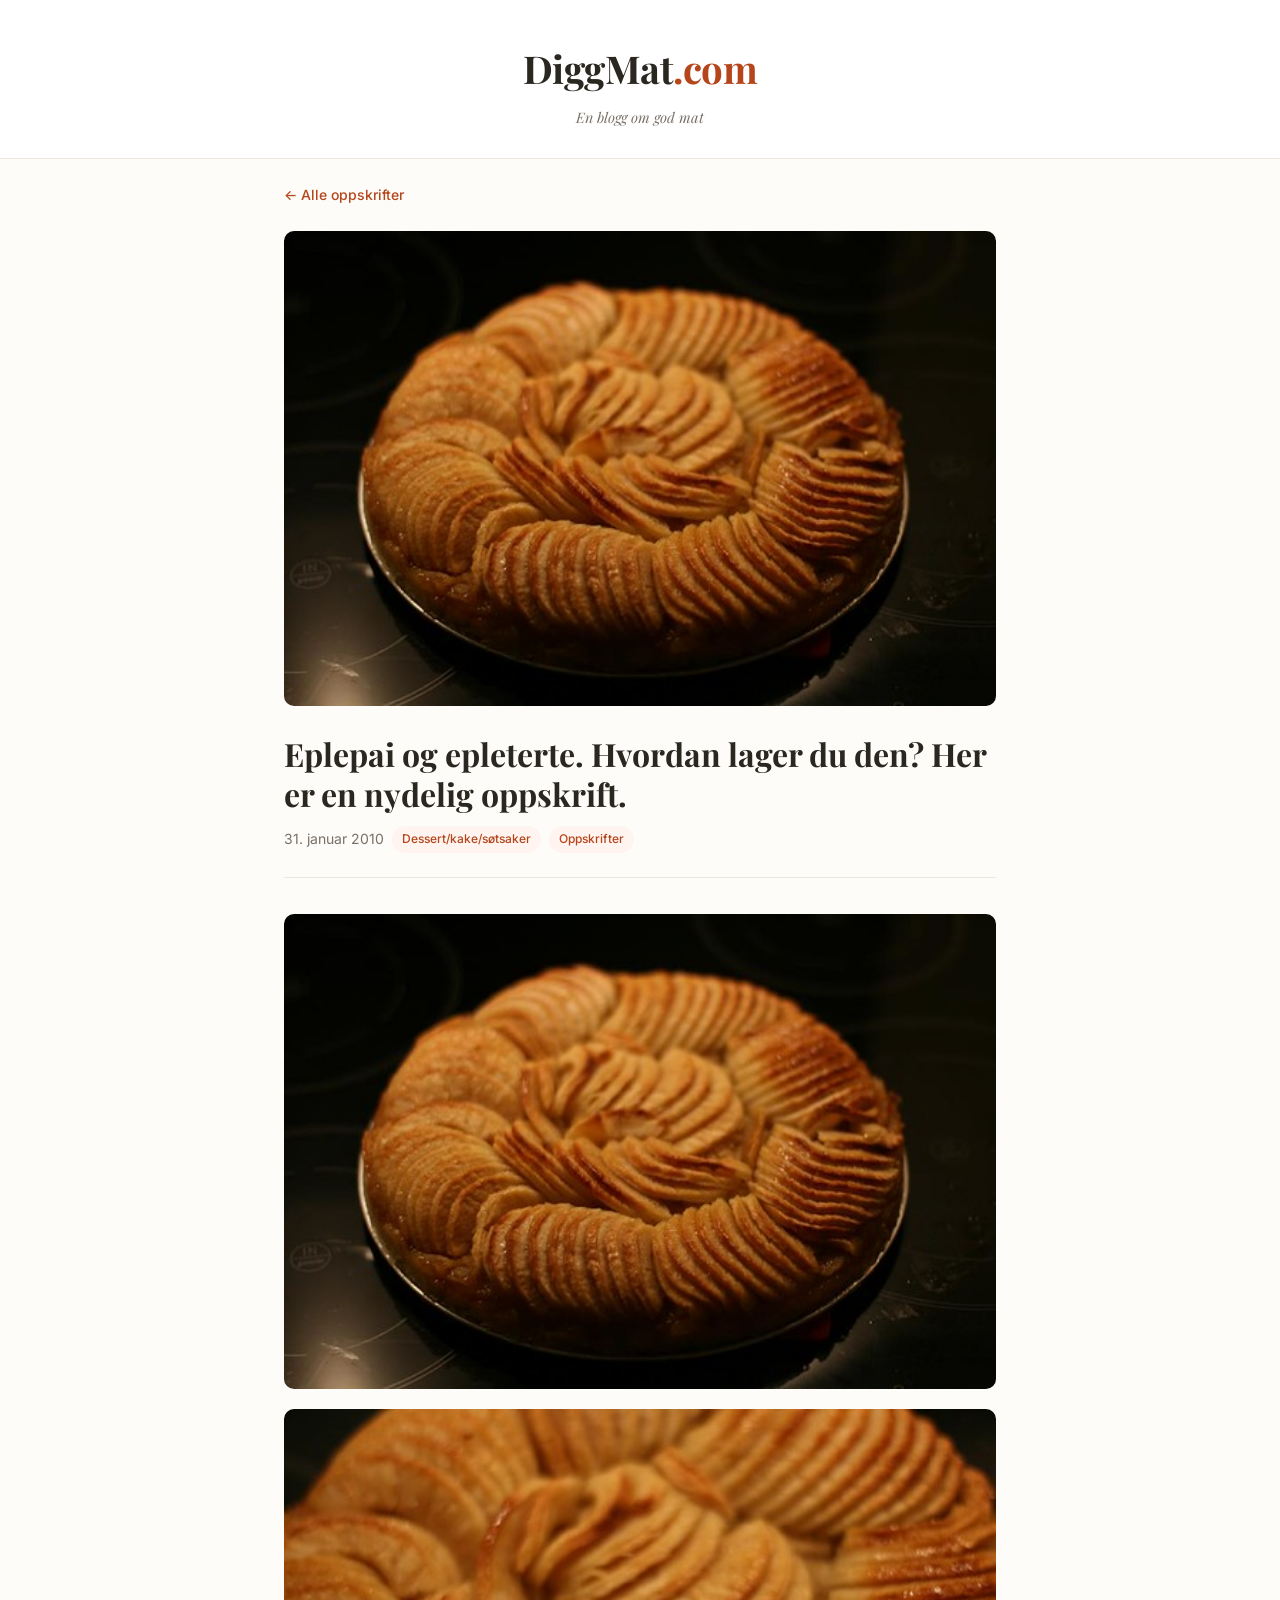
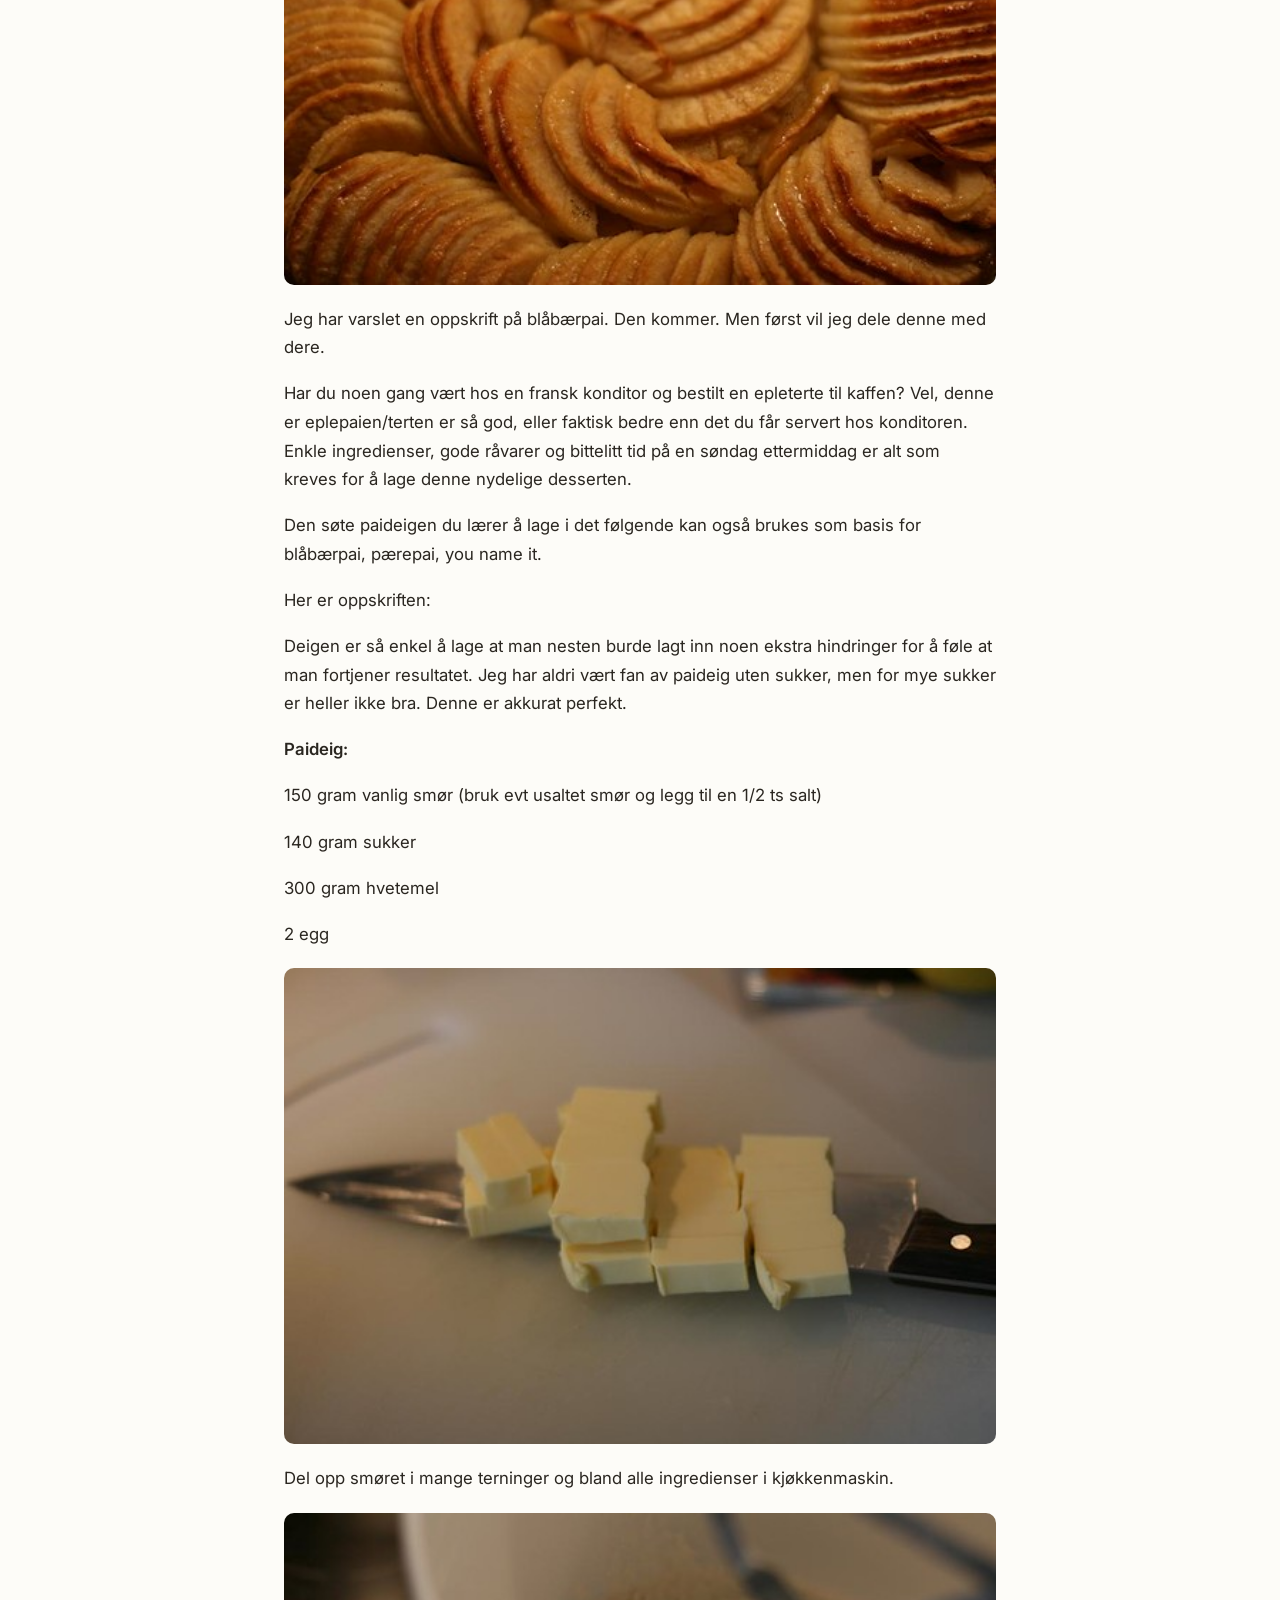
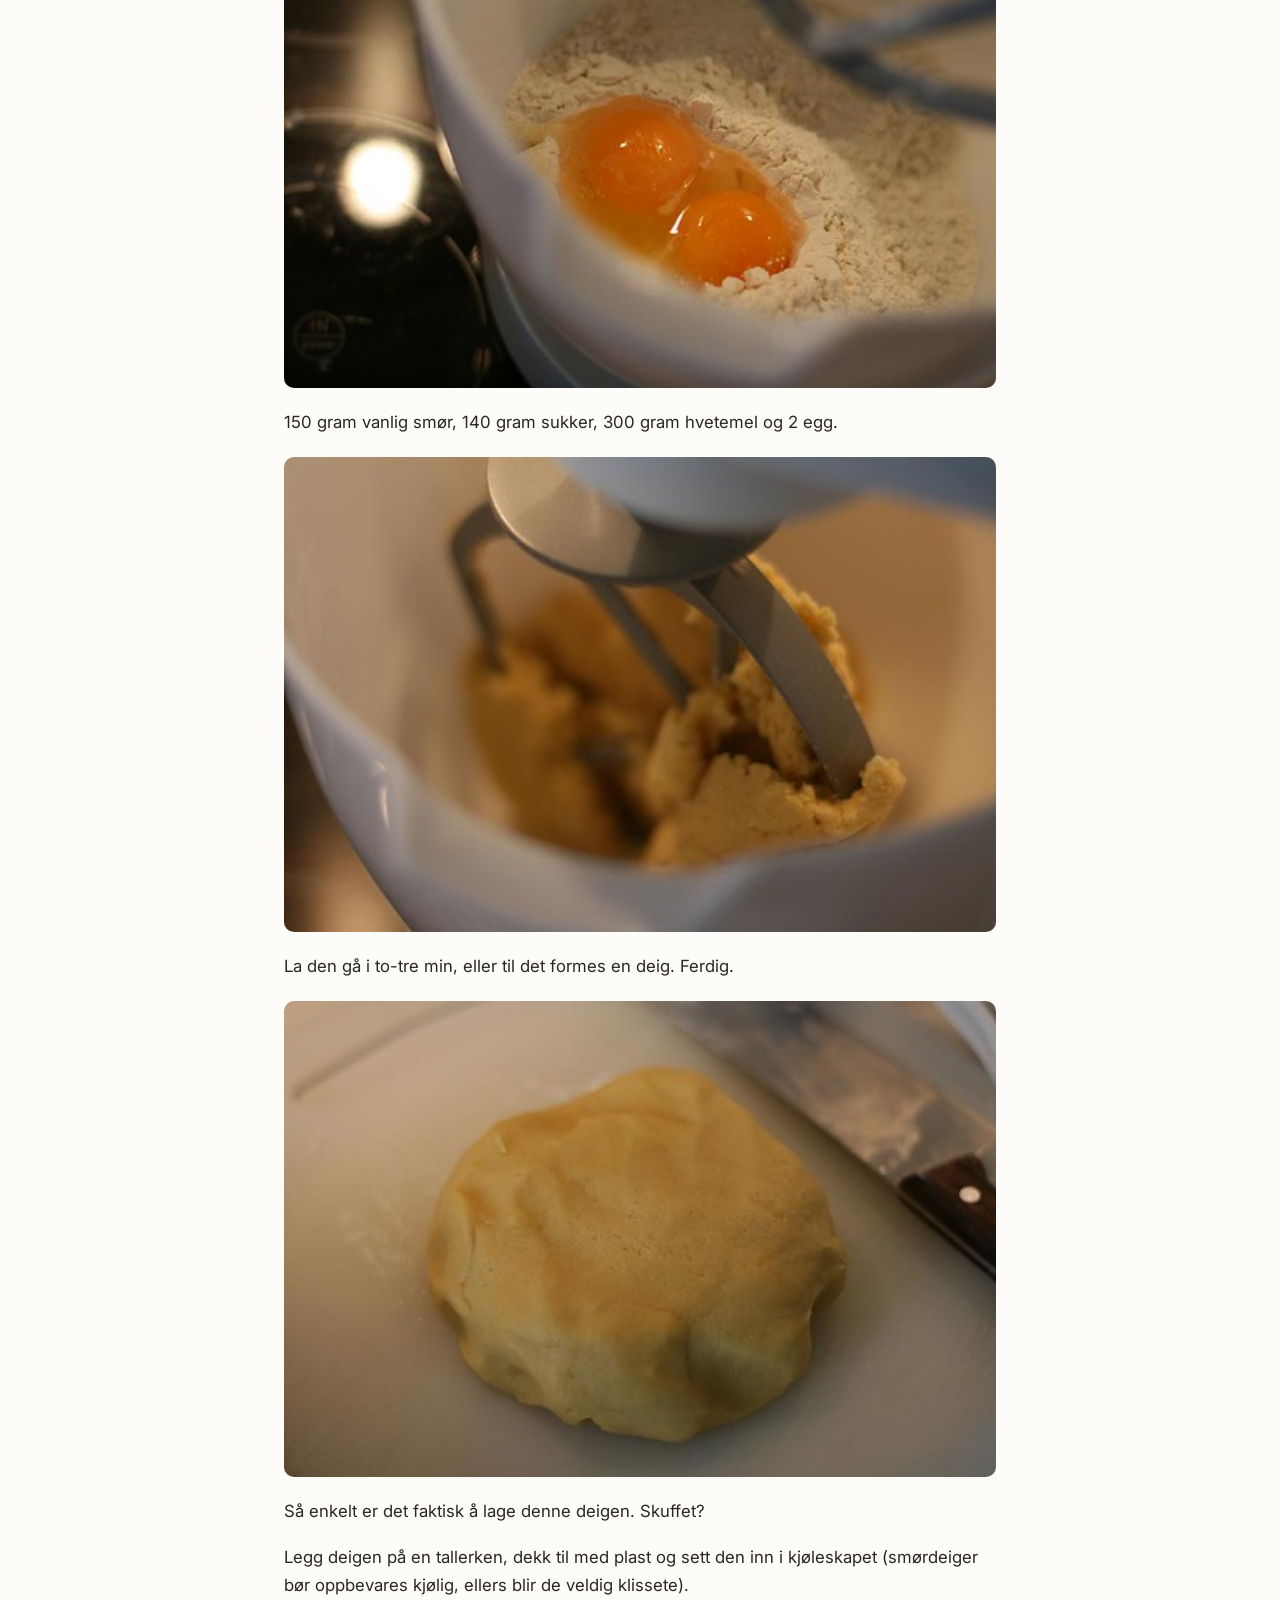
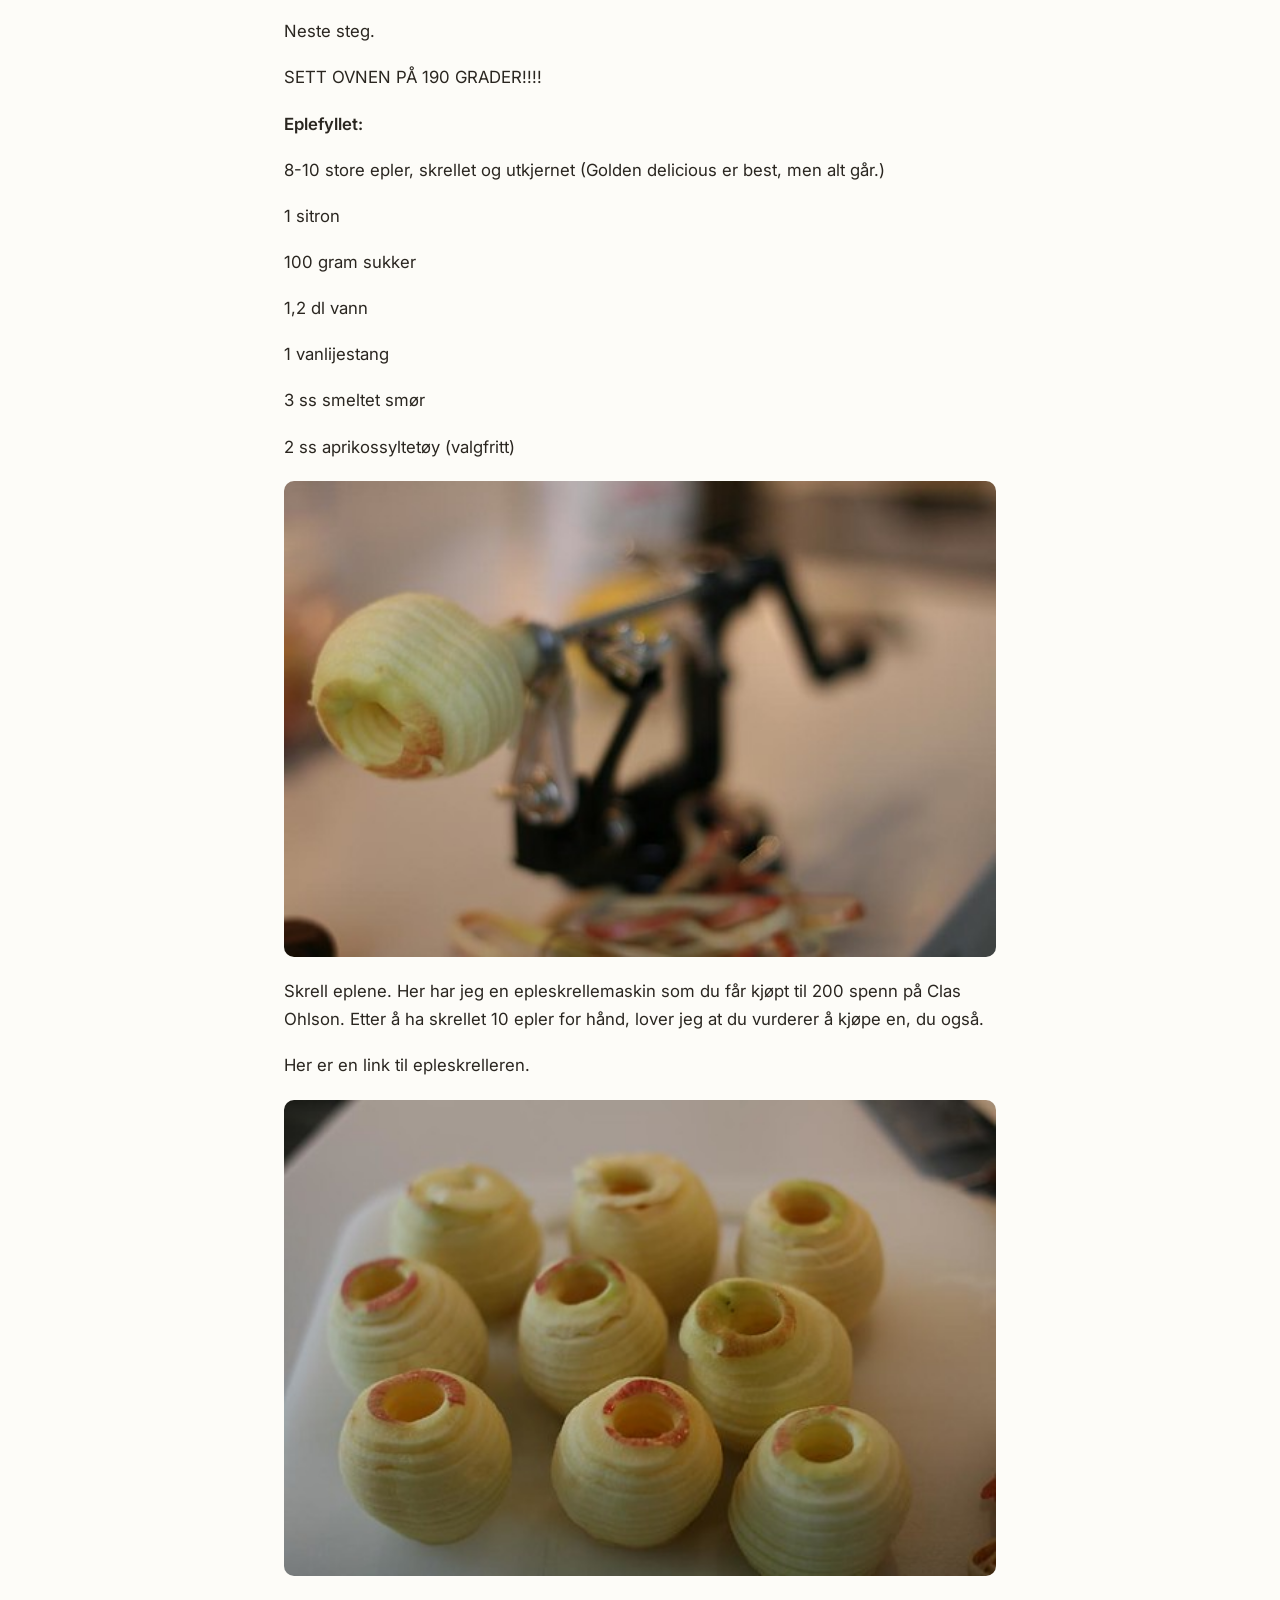
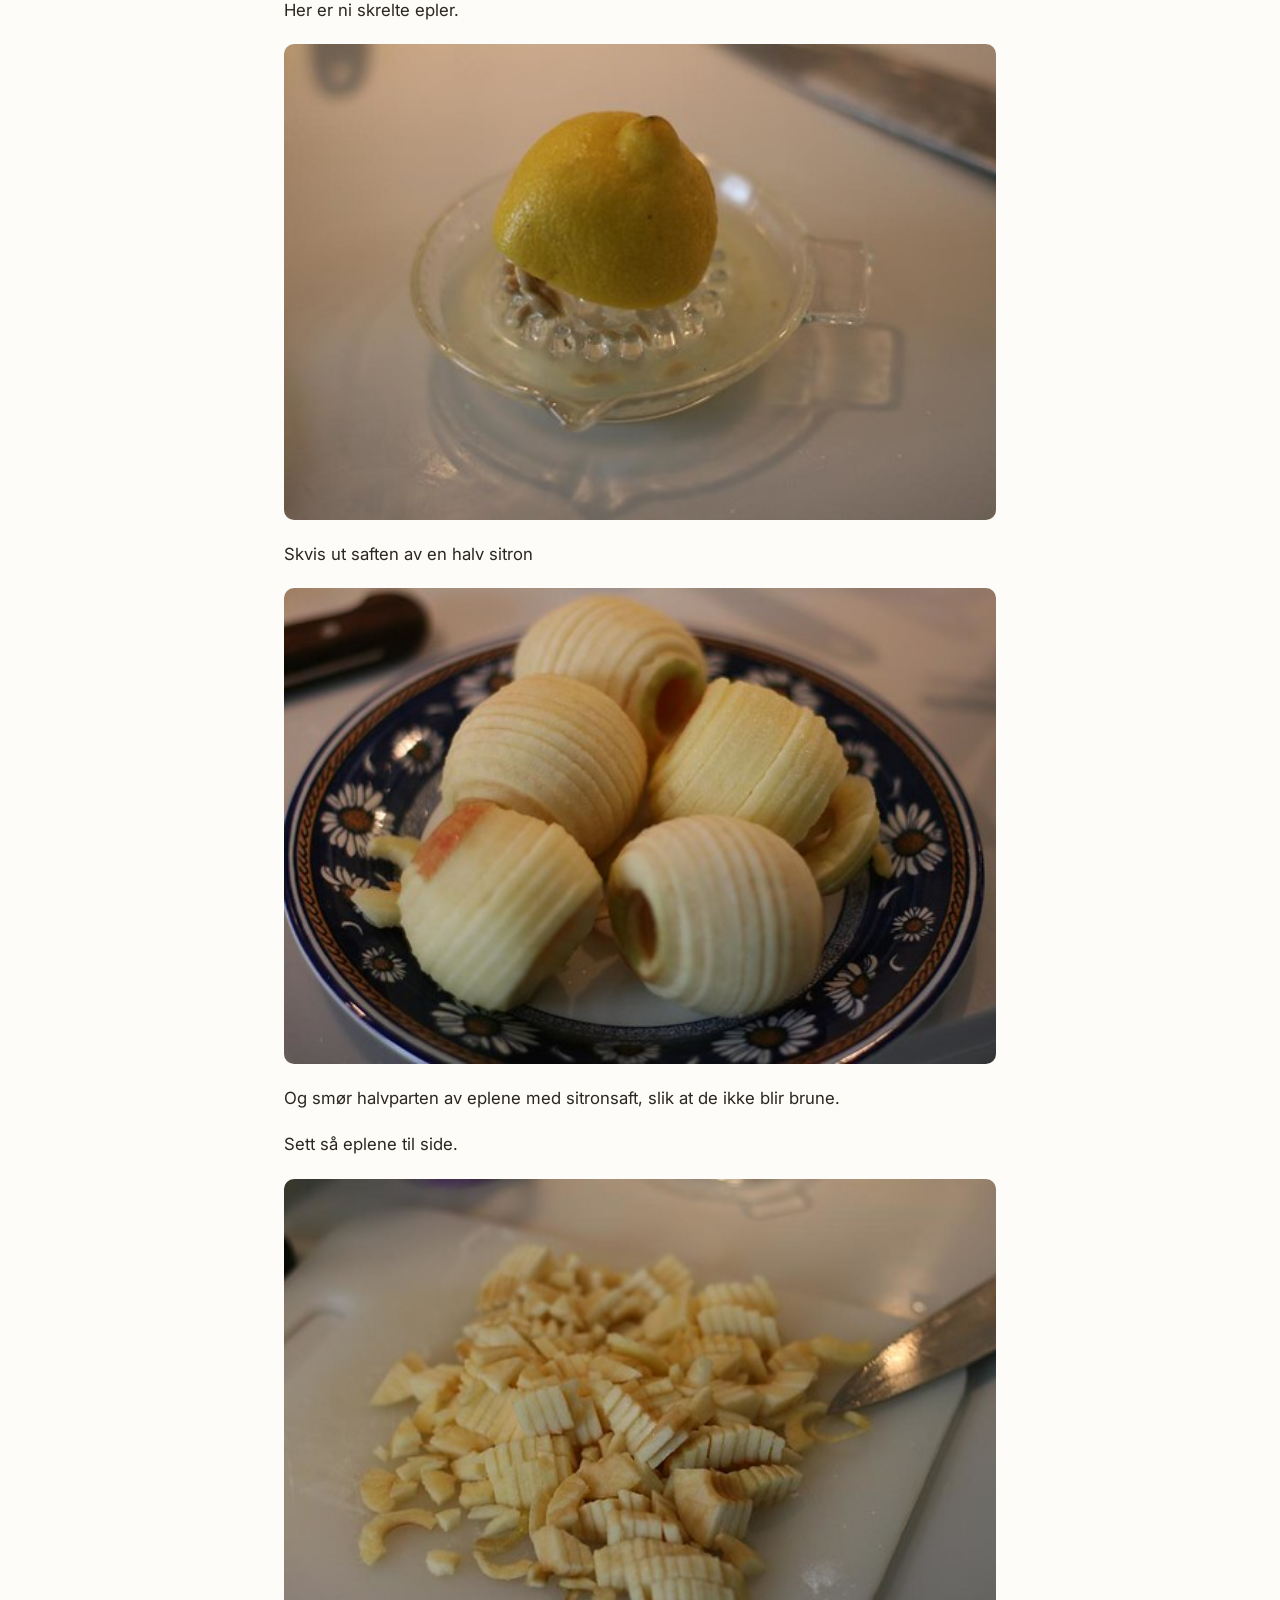
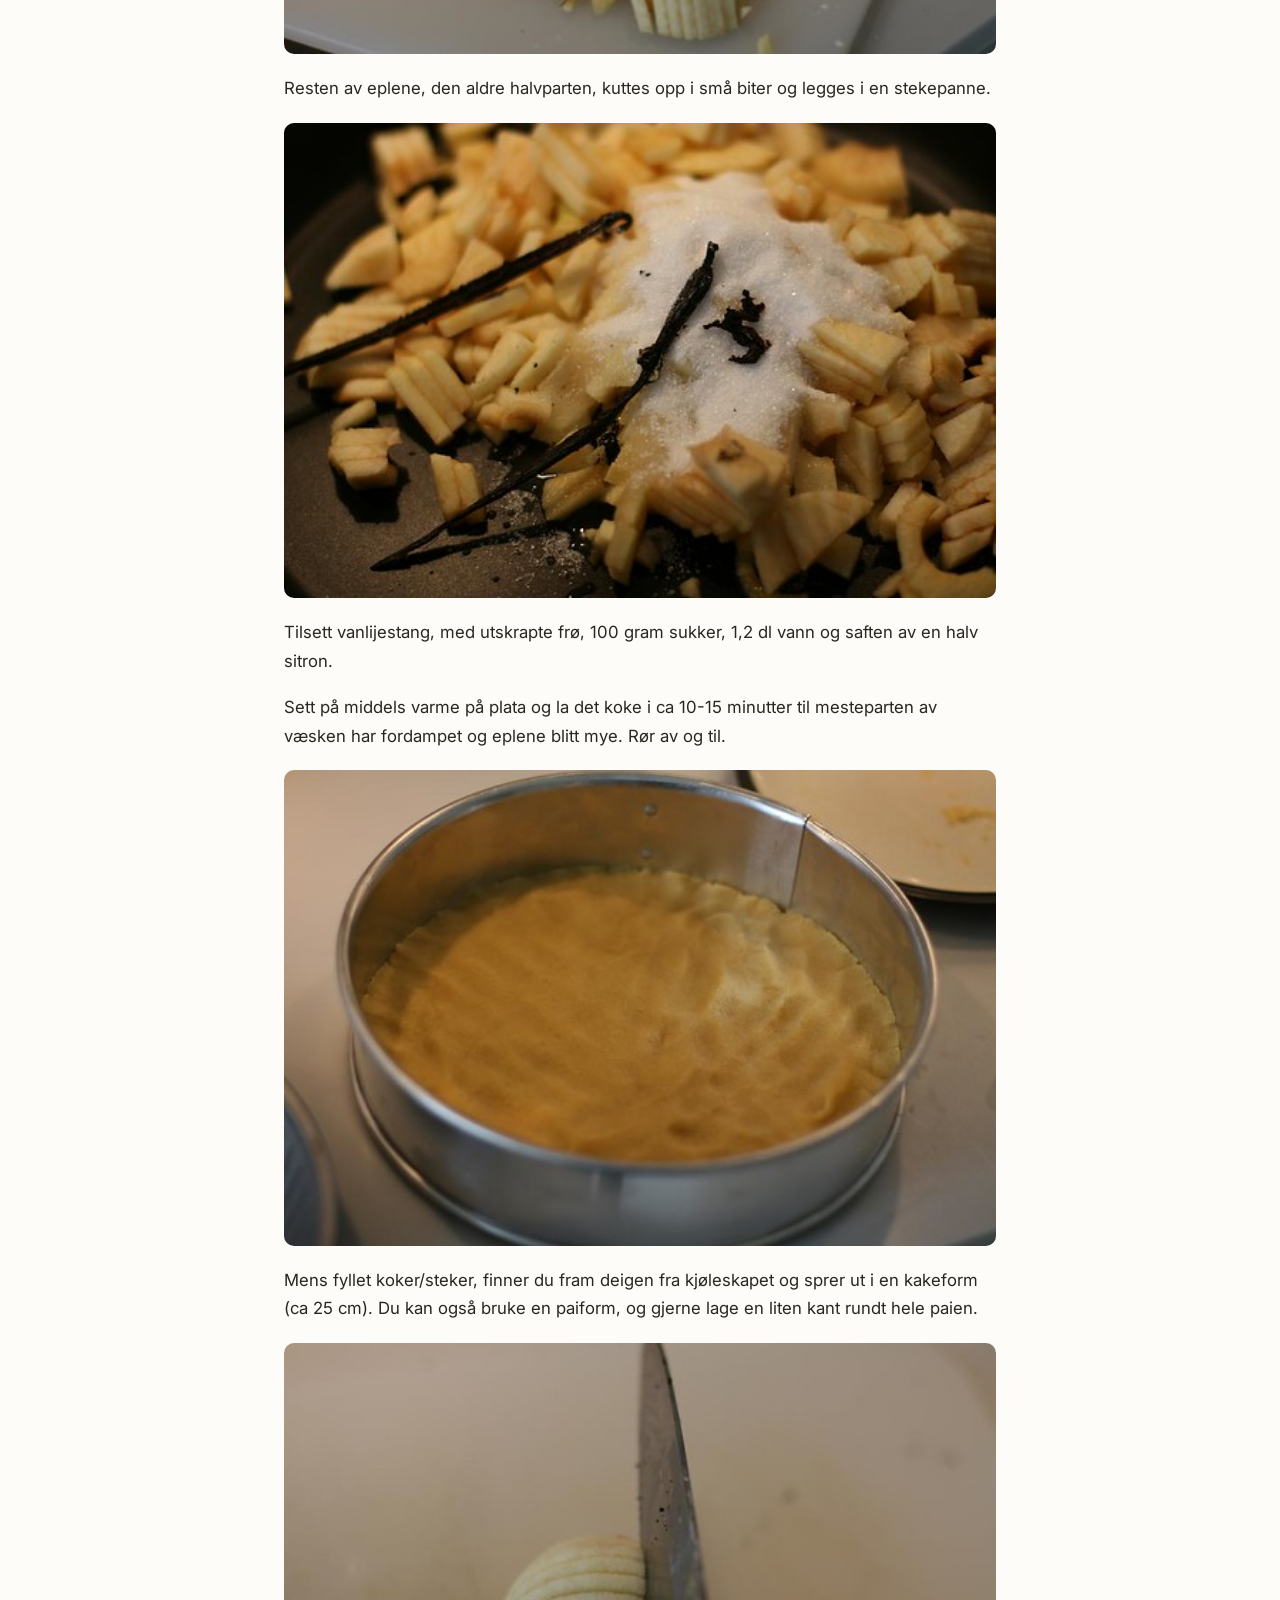
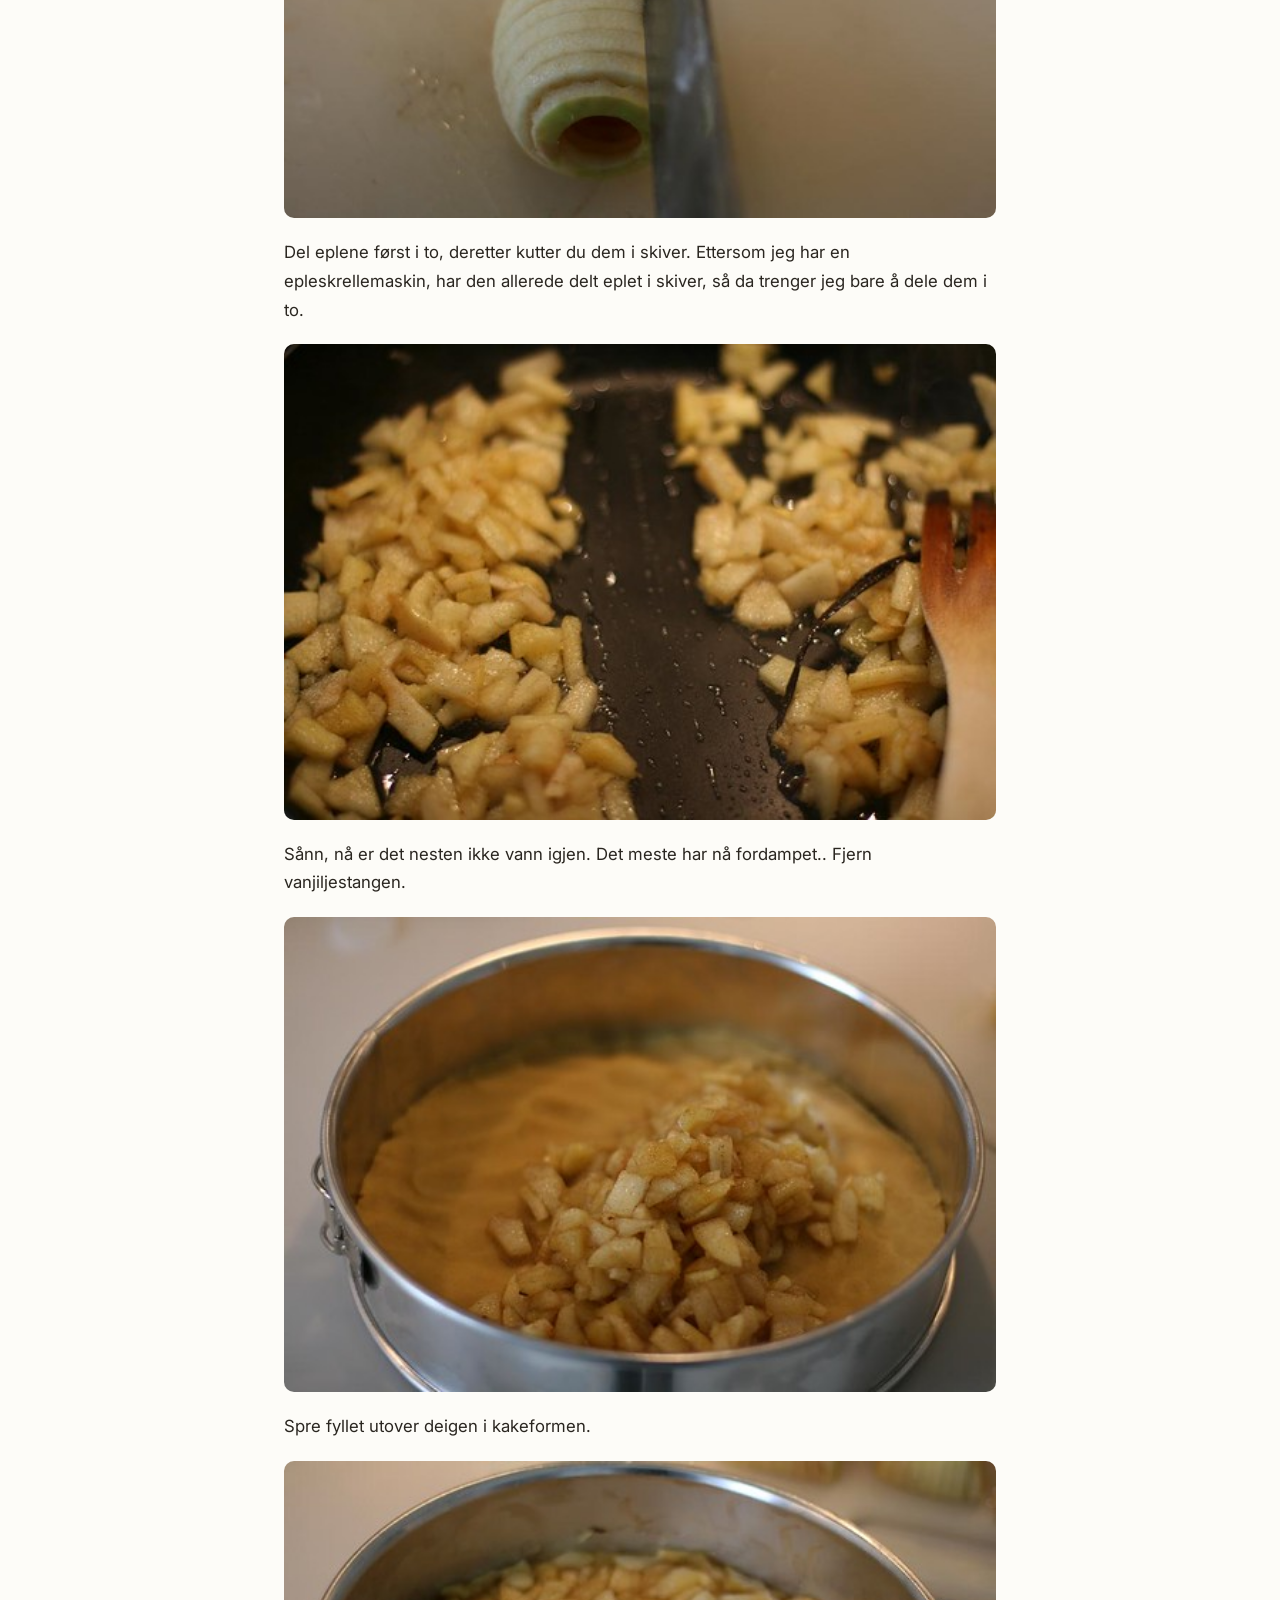
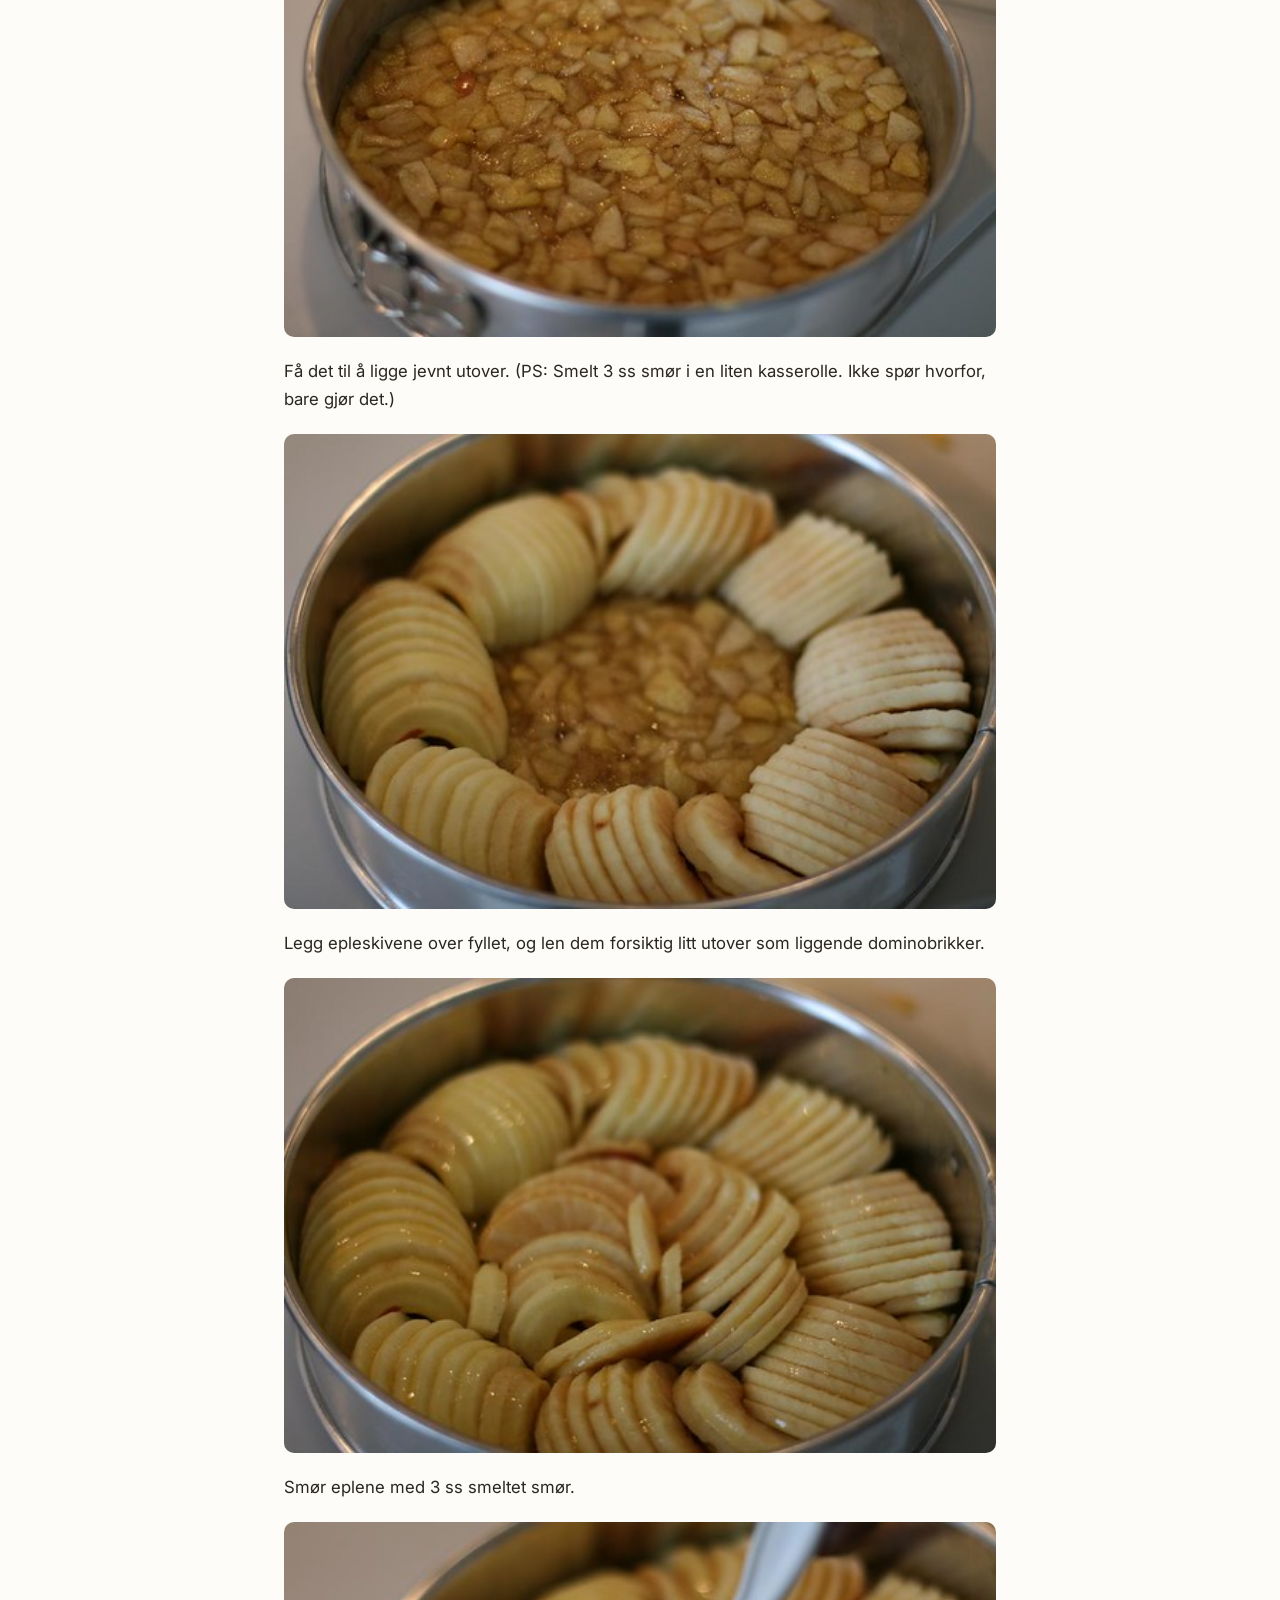
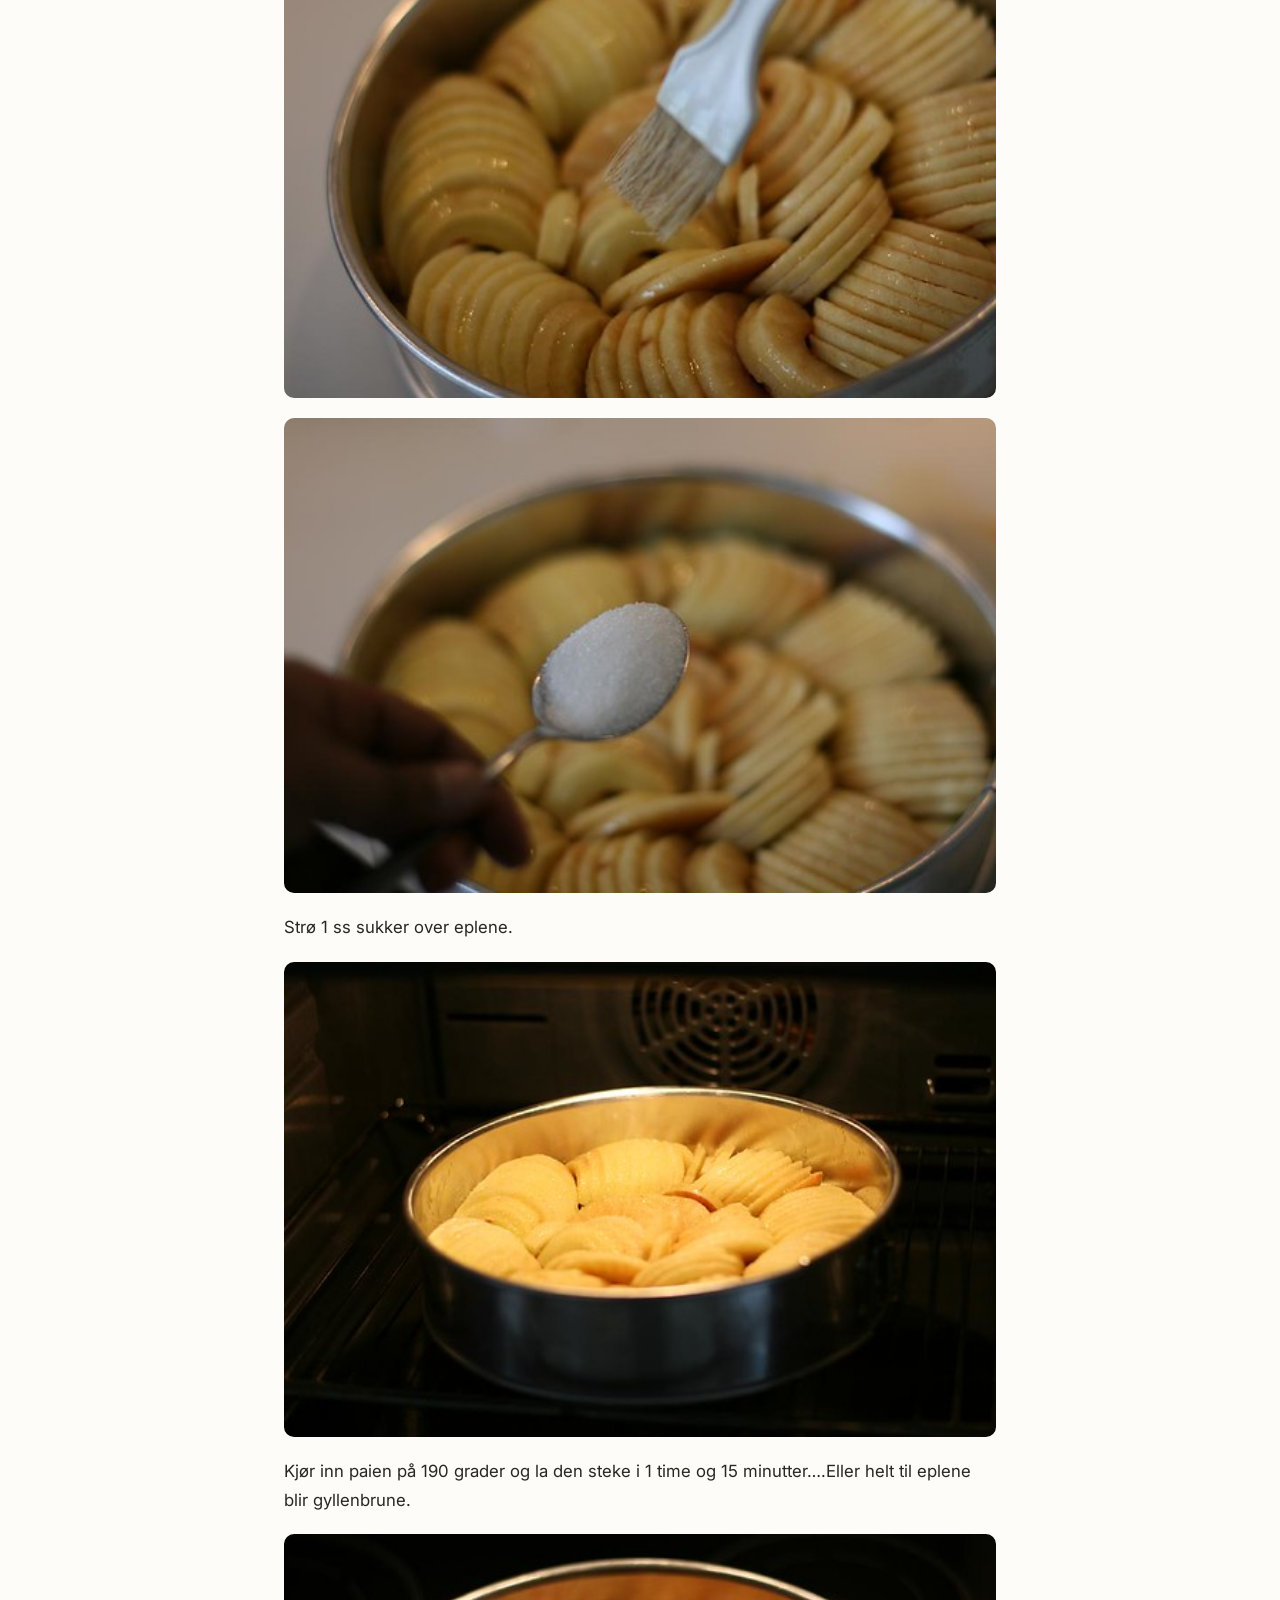
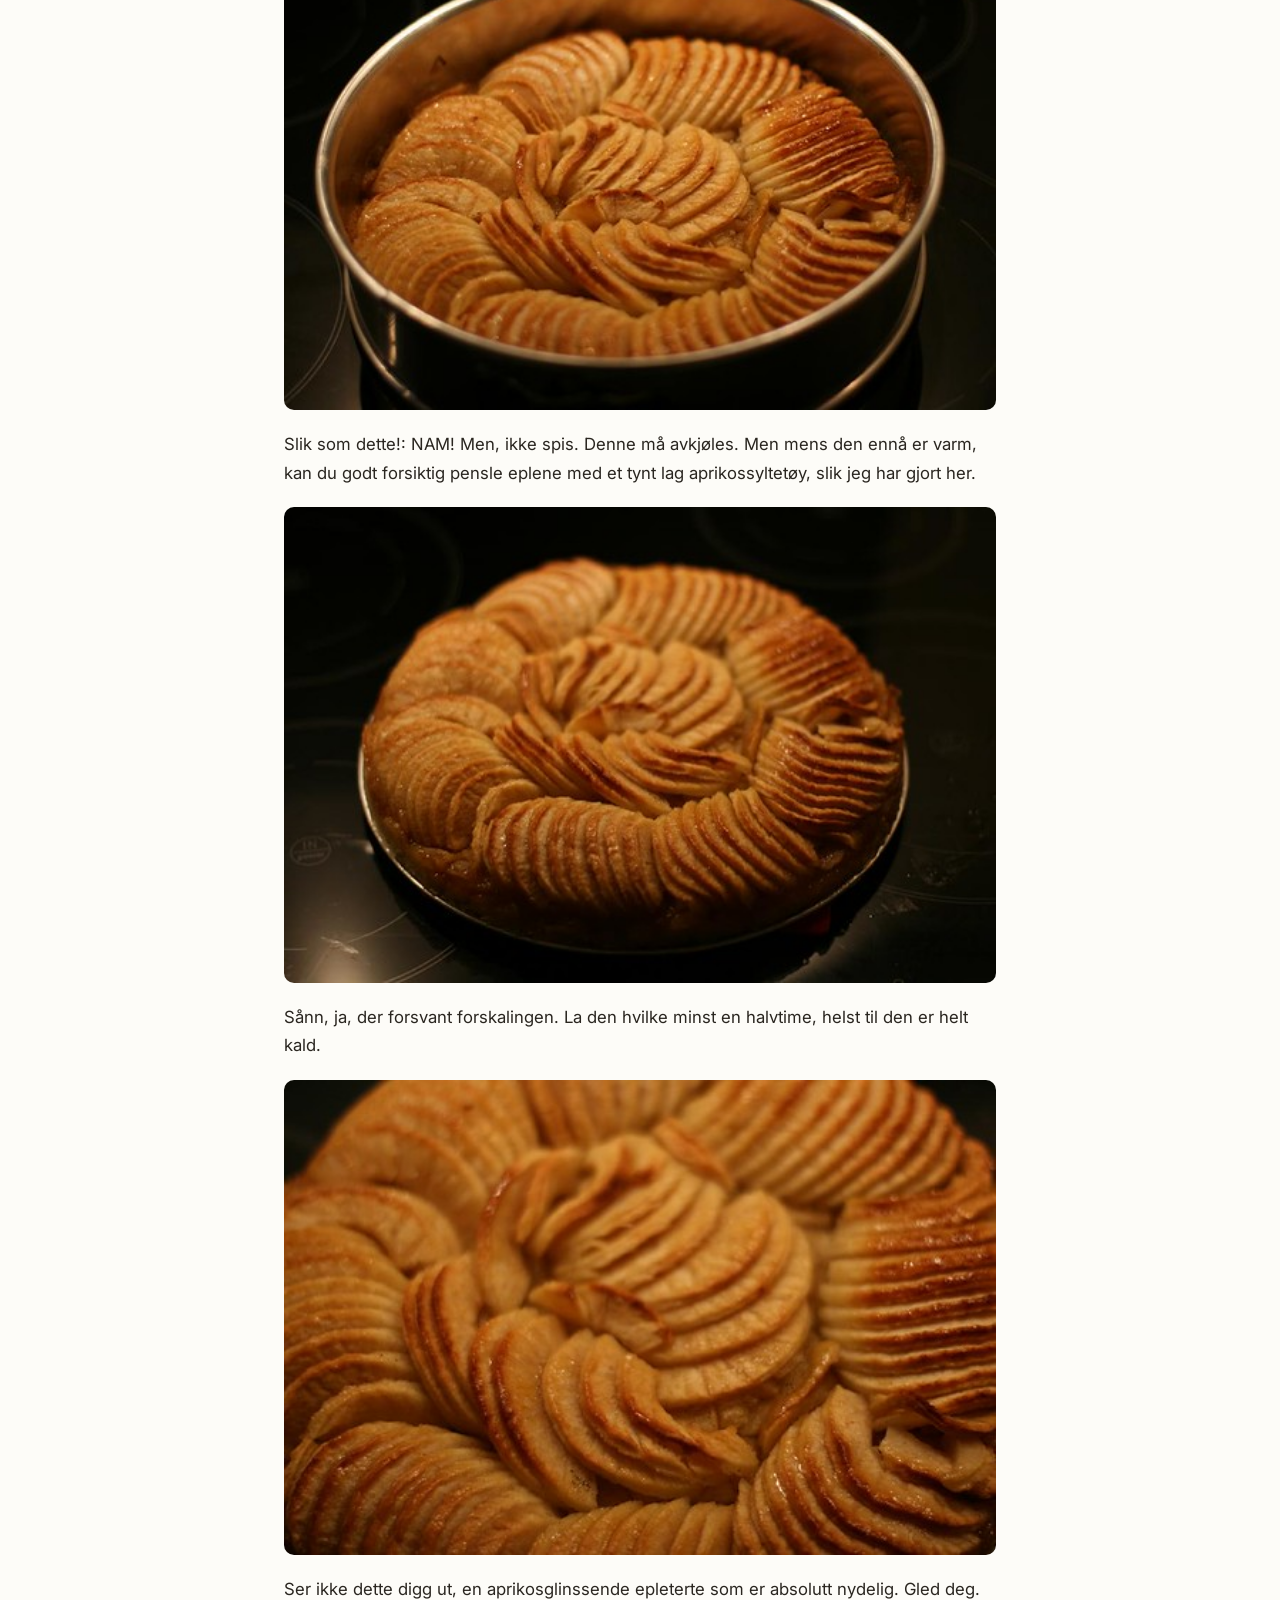
<file: oppskrifter/eplepai-og-epleterte-hvordan-lager-du-den-her-er-en-nydelig.html>
<!DOCTYPE html>
<html lang="no">
<head>
  <meta charset="UTF-8">
  <meta name="viewport" content="width=device-width, initial-scale=1.0">
  <title>Eplepai og epleterte.  Hvordan lager du den?  Her er en nydelig oppskrift. – DiggMat.com</title>
  <meta name="description" content="Jeg har varslet en oppskrift på blåbærpai. Den kommer. Men først vil jeg dele denne med dere.">
  <link rel="canonical" href="https://diggmat.com/oppskrifter/eplepai-og-epleterte-hvordan-lager-du-den-her-er-en-nydelig.html">
  <!-- Open Graph -->
  <meta property="og:type" content="article">
  <meta property="og:title" content="Eplepai og epleterte.  Hvordan lager du den?  Her er en nydelig oppskrift. – DiggMat.com">
  <meta property="og:description" content="Jeg har varslet en oppskrift på blåbærpai. Den kommer. Men først vil jeg dele denne med dere.">
  <meta property="og:site_name" content="DiggMat.com">
  <meta property="og:image" content="https://diggmat.com/images/flickr/4318575367_b57b6fb041.jpg">
  <!-- Twitter Card -->
  <meta name="twitter:card" content="summary_large_image">
  <meta name="twitter:title" content="Eplepai og epleterte.  Hvordan lager du den?  Her er en nydelig oppskrift. – DiggMat.com">
  <meta name="twitter:description" content="Jeg har varslet en oppskrift på blåbærpai. Den kommer. Men først vil jeg dele denne med dere.">
  <meta property="twitter:image" content="https://diggmat.com/images/flickr/4318575367_b57b6fb041.jpg">
  <script type="application/ld+json">{"@context": "https://schema.org/", "@type": "Recipe", "name": "Eplepai og epleterte.  Hvordan lager du den?  Her er en nydelig oppskrift.", "description": "Jeg har varslet en oppskrift på blåbærpai. Den kommer. Men først vil jeg dele denne med dere.", "datePublished": "2010-01-31", "author": {"@type": "Person", "name": "DiggMat"}, "publisher": {"@type": "Organization", "name": "DiggMat.com", "url": "https://diggmat.com"}, "url": "https://diggmat.com/oppskrifter/eplepai-og-epleterte-hvordan-lager-du-den-her-er-en-nydelig.html", "image": ["https://diggmat.com/images/flickr/4318575367_b57b6fb041.jpg"], "recipeIngredient": ["150 gram vanlig smør (bruk evt usaltet smør og legg til en 1/2 ts salt)", "140 gram sukker", "300 gram hvetemel", "2 egg", "150 gram vanlig smør, 140 gram sukker, 300 gram hvetemel og 2 egg.", "1 sitron", "100 gram sukker", "1,2 dl vann", "1 vanlijestang", "3 ss smeltet smør", "2 ss aprikossyltetøy (valgfritt)"], "recipeCategory": "Dessert/kake/søtsaker", "keywords": "eplepai, epleterte, paideig", "prepTime": "PT20M", "cookTime": "PT1H5M", "totalTime": "PT1H5M", "recipeCuisine": "Norsk", "recipeInstructions": [{"@type": "HowToStep", "text": "Jeg har varslet en oppskrift på blåbærpai. Den kommer. Men først vil jeg dele denne med dere."}, {"@type": "HowToStep", "text": "Har du noen gang vært hos en fransk konditor og bestilt en epleterte til kaffen? Vel, denne er eplepaien/terten er så god, eller faktisk bedre enn det du får servert hos konditoren. Enkle ingredienser, gode råvarer og bittelitt tid på en søndag ettermiddag er alt som kreves for å lage denne nydelige desserten."}, {"@type": "HowToStep", "text": "Den søte paideigen du lærer å lage i det følgende kan også brukes som basis for blåbærpai, pærepai, you name it."}, {"@type": "HowToStep", "text": "Deigen er så enkel å lage at man nesten burde lagt inn noen ekstra hindringer for å føle at man fortjener resultatet. Jeg har aldri vært fan av paideig uten sukker, men for mye sukker er heller ikke bra. Denne er akkurat perfekt."}, {"@type": "HowToStep", "text": "Del opp smøret i mange terninger og bland alle ingredienser i kjøkkenmaskin."}, {"@type": "HowToStep", "text": "La den gå i to-tre min, eller til det formes en deig. Ferdig."}, {"@type": "HowToStep", "text": "Så enkelt er det faktisk å lage denne deigen. Skuffet?"}, {"@type": "HowToStep", "text": "Legg deigen på en tallerken, dekk til med plast og sett den inn i kjøleskapet (smørdeiger bør oppbevares kjølig, ellers blir de veldig klissete)."}, {"@type": "HowToStep", "text": "SETT OVNEN PÅ 190 GRADER!!!!"}, {"@type": "HowToStep", "text": "8-10 store epler, skrellet og utkjernet (Golden delicious er best, men alt går.)"}, {"@type": "HowToStep", "text": "Skrell eplene. Her har jeg en epleskrellemaskin som du får kjøpt til 200 spenn på Clas Ohlson. Etter å ha skrellet 10 epler for hånd, lover jeg at du vurderer å kjøpe en, du også."}, {"@type": "HowToStep", "text": "Her er en link til epleskrelleren."}, {"@type": "HowToStep", "text": "Her er ni skrelte epler."}, {"@type": "HowToStep", "text": "Skvis ut saften av en halv sitron"}, {"@type": "HowToStep", "text": "Og smør halvparten av eplene med sitronsaft, slik at de ikke blir brune."}, {"@type": "HowToStep", "text": "Sett så eplene til side."}, {"@type": "HowToStep", "text": "Resten av eplene, den aldre halvparten, kuttes opp i små biter og legges i en stekepanne."}, {"@type": "HowToStep", "text": "Tilsett vanlijestang, med utskrapte frø, 100 gram sukker, 1,2 dl vann og saften av en halv sitron."}, {"@type": "HowToStep", "text": "Sett på middels varme på plata og la det koke i ca 10-15 minutter til mesteparten av væsken har fordampet og eplene blitt mye. Rør av og til."}, {"@type": "HowToStep", "text": "Mens fyllet koker/steker, finner du fram deigen fra kjøleskapet og sprer ut i en kakeform (ca 25 cm). Du kan også bruke en paiform, og gjerne lage en liten kant rundt hele paien."}, {"@type": "HowToStep", "text": "Del eplene først i to, deretter kutter du dem i skiver. Ettersom jeg har en epleskrellemaskin, har den allerede delt eplet i skiver, så da trenger jeg bare å dele dem i to."}, {"@type": "HowToStep", "text": "Sånn, nå er det nesten ikke vann igjen. Det meste har nå fordampet.. Fjern vanjiljestangen."}, {"@type": "HowToStep", "text": "Spre fyllet utover deigen i kakeformen."}, {"@type": "HowToStep", "text": "Få det til å ligge jevnt utover. (PS: Smelt 3 ss smør i en liten kasserolle. Ikke spør hvorfor, bare gjør det.)"}, {"@type": "HowToStep", "text": "Legg epleskivene over fyllet, og len dem forsiktig litt utover som liggende dominobrikker."}, {"@type": "HowToStep", "text": "Smør eplene med 3 ss smeltet smør."}, {"@type": "HowToStep", "text": "Strø 1 ss sukker over eplene."}, {"@type": "HowToStep", "text": "Kjør inn paien på 190 grader og la den steke i 1 time og 15 minutter….Eller helt til eplene blir gyllenbrune."}, {"@type": "HowToStep", "text": "Slik som dette!: NAM! Men, ikke spis. Denne må avkjøles. Men mens den ennå er varm, kan du godt forsiktig pensle eplene med et tynt lag aprikossyltetøy, slik jeg har gjort her."}, {"@type": "HowToStep", "text": "Sånn, ja, der forsvant forskalingen. La den hvilke minst en halvtime, helst til den er helt kald."}, {"@type": "HowToStep", "text": "Ser ikke dette digg ut, en aprikosglinssende epleterte som er absolutt nydelig. Gled deg."}, {"@type": "HowToStep", "text": "Vil du ha få tilsendt en mail neste gang jeg legger ut en oppskrift, så meld deg på i feltet under."}, {"@type": "HowToStep", "text": "Legg gjerne igjen en kommentar dersom du prøver den. Det setter jeg veldig pris på. Tusen takk. Nå skal jeg kose meg med epleterte."}]}</script>
  <link rel="stylesheet" href="../style.css?v=4">
</head>
<body>
  <header class="site-header">
    <a href="/" class="site-logo">DiggMat<span>.com</span></a>
    <p class="site-tagline">En blogg om god mat</p>
  </header>
  
<div class="recipe-page">
  <nav class="breadcrumb"><a href="../index.html">← Alle oppskrifter</a></nav>
  <div class="recipe-hero"><img src="../images/flickr/4318575367_b57b6fb041.jpg" alt="Eplepai og epleterte.  Hvordan lager du den?  Her er en nydelig oppskrift." loading="eager"></div>
  <h1 class="recipe-title">Eplepai og epleterte.  Hvordan lager du den?  Her er en nydelig oppskrift.</h1>
  <div class="recipe-meta-bar">
    <span class="meta-date">31. januar 2010</span>
    <span class="meta-chip">Dessert/kake/søtsaker</span><span class="meta-chip">Oppskrifter</span>
  </div>
  <div class="recipe-content">
    <figure class="step-img"><img src="../images/flickr/4318575367_b57b6fb041.jpg" alt="Apple Tart, epleterte" loading="lazy"></figure>
<figure class="step-img"><img src="../images/flickr/4318575475_4c8b2981c8.jpg" alt="Apple Tart, epleterte" loading="lazy"></figure>
<p>Jeg har varslet en oppskrift på blåbærpai. Den kommer. Men først vil jeg dele denne med dere.</p>
<p>Har du noen gang vært hos en fransk konditor og bestilt en epleterte til kaffen? Vel, denne er eplepaien/terten er så god, eller faktisk bedre enn det du får servert hos konditoren. Enkle ingredienser, gode råvarer og bittelitt tid på en søndag ettermiddag er alt som kreves for å lage denne nydelige desserten.</p>
<p>Den søte paideigen du lærer å lage i det følgende kan også brukes som basis for blåbærpai, pærepai, you name it.</p>
<p>Her er oppskriften:</p>
<p>Deigen er så enkel å lage at man nesten burde lagt inn noen ekstra hindringer for å føle at man fortjener resultatet. Jeg har aldri vært fan av paideig uten sukker, men for mye sukker er heller ikke bra. Denne er akkurat perfekt.</p>
<p><strong>Paideig:</strong></p>
<p>150 gram vanlig smør (bruk evt usaltet smør og legg til en 1/2 ts salt)</p>
<p>140 gram sukker</p>
<p>300 gram hvetemel</p>
<p>2 egg</p>
<figure class="step-img"><img src="../images/flickr/4318573533_64d538cfa0.jpg" alt="IMG_9339" loading="lazy"></figure>
<p>Del opp smøret i mange terninger og bland alle ingredienser i kjøkkenmaskin.</p>
<figure class="step-img"><img src="../images/flickr/4318573601_dc74444f06.jpg" alt="Apple Tart, epleterte" loading="lazy"></figure>
<p>150 gram vanlig smør, 140 gram sukker, 300 gram hvetemel og 2 egg.</p>
<figure class="step-img"><img src="../images/flickr/4319307652_ddcafaf868.jpg" alt="Apple Tart, epleterte" loading="lazy"></figure>
<p>La den gå i to-tre min, eller til det formes en deig. Ferdig.</p>
<figure class="step-img"><img src="../images/flickr/4319307708_f1a0497fc3.jpg" alt="Apple Tart, epleterte" loading="lazy"></figure>
<p>Så enkelt er det faktisk å lage denne deigen. Skuffet?</p>
<p>Legg deigen på en tallerken, dekk til med plast og sett den inn i kjøleskapet (smørdeiger bør oppbevares kjølig, ellers blir de veldig klissete).</p>
<p>Neste steg.</p>
<p>SETT OVNEN PÅ 190 GRADER!!!!</p>
<p><strong>Eplefyllet:</strong></p>
<p>8-10 store epler, skrellet og utkjernet (Golden delicious er best, men alt går.)</p>
<p>1 sitron</p>
<p>100 gram sukker</p>
<p>1,2 dl vann</p>
<p>1 vanlijestang</p>
<p>3 ss smeltet smør</p>
<p>2 ss aprikossyltetøy (valgfritt)</p>
<figure class="step-img"><img src="../images/flickr/4318573787_94d91c7171.jpg" alt="Apple Tart, epleterte" loading="lazy"></figure>
<p>Skrell eplene. Her har jeg en epleskrellemaskin som du får kjøpt til 200 spenn på Clas Ohlson. Etter å ha skrellet 10 epler for hånd, lover jeg at du vurderer å kjøpe en, du også.</p>
<p>Her er en link til epleskrelleren.</p>
<figure class="step-img"><img src="../images/flickr/4318573871_dcf8270a88.jpg" alt="Apple Tart, epleterte" loading="lazy"></figure>
<p>Her er ni skrelte epler.</p>
<figure class="step-img"><img src="../images/flickr/4319307930_b323551154.jpg" alt="Apple Tart, epleterte" loading="lazy"></figure>
<p>Skvis ut saften av en halv sitron</p>
<figure class="step-img"><img src="../images/flickr/4318573997_394ebba9d5.jpg" alt="Apple Tart, epleterte" loading="lazy"></figure>
<p>Og smør halvparten av eplene med sitronsaft, slik at de ikke blir brune.</p>
<p>Sett så eplene til side.</p>
<figure class="step-img"><img src="../images/flickr/4319308070_c00ccb9e31.jpg" alt="Apple Tart, epleterte" loading="lazy"></figure>
<p>Resten av eplene, den aldre halvparten, kuttes opp i små biter og legges i en stekepanne.</p>
<figure class="step-img"><img src="../images/flickr/4318574177_d8566a81ab.jpg" alt="Apple Tart, epleterte" loading="lazy"></figure>
<p>Tilsett vanlijestang, med utskrapte frø, 100 gram sukker, 1,2 dl vann og saften av en halv sitron.</p>
<p>Sett på middels varme på plata og la det koke i ca 10-15 minutter til mesteparten av væsken har fordampet og eplene blitt mye. Rør av og til.</p>
<figure class="step-img"><img src="../images/flickr/4318574243_501aa5e8ae.jpg" alt="Apple Tart, epleterte" loading="lazy"></figure>
<p>Mens fyllet koker/steker, finner du fram deigen fra kjøleskapet og sprer ut i en kakeform (ca 25 cm). Du kan også bruke en paiform, og gjerne lage en liten kant rundt hele paien.</p>
<figure class="step-img"><img src="../images/flickr/4319308322_61971862dc.jpg" alt="Apple Tart, epleterte" loading="lazy"></figure>
<p>Del eplene først i to, deretter kutter du dem i skiver. Ettersom jeg har en epleskrellemaskin, har den allerede delt eplet i skiver, så da trenger jeg bare å dele dem i to.</p>
<figure class="step-img"><img src="../images/flickr/4318574449_bc501213b5.jpg" alt="Apple Tart, epleterte" loading="lazy"></figure>
<p>Sånn, nå er det nesten ikke vann igjen. Det meste har nå fordampet.. Fjern vanjiljestangen.</p>
<figure class="step-img"><img src="../images/flickr/4319308536_984cb69e65.jpg" alt="Apple Tart, epleterte" loading="lazy"></figure>
<p>Spre fyllet utover deigen i kakeformen.</p>
<figure class="step-img"><img src="../images/flickr/4318574597_bfe3a2f702.jpg" alt="Apple Tart, epleterte" loading="lazy"></figure>
<p>Få det til å ligge jevnt utover. (PS: Smelt 3 ss smør i en liten kasserolle. Ikke spør hvorfor, bare gjør det.)</p>
<figure class="step-img"><img src="../images/flickr/4318574669_deca44eb53.jpg" alt="Apple Tart, epleterte" loading="lazy"></figure>
<p>Legg epleskivene over fyllet, og len dem forsiktig litt utover som liggende dominobrikker.</p>
<figure class="step-img"><img src="../images/flickr/4318574765_bdf1c62729.jpg" alt="Apple Tart, epleterte" loading="lazy"></figure>
<p>Smør eplene med 3 ss smeltet smør.</p>
<figure class="step-img"><img src="../images/flickr/4318574979_681eafd27d.jpg" alt="Apple Tart, epleterte" loading="lazy"></figure>
<figure class="step-img"><img src="../images/flickr/4319309052_c4cfe5c3fa.jpg" alt="Apple Tart, epleterte" loading="lazy"></figure>
<p>Strø 1 ss sukker over eplene.</p>
<figure class="step-img"><img src="../images/flickr/4318575129_6f90a3f001.jpg" alt="Apple Tart, epleterte" loading="lazy"></figure>
<p>Kjør inn paien på 190 grader og la den steke i 1 time og 15 minutter….Eller helt til eplene blir gyllenbrune.</p>
<figure class="step-img"><img src="../images/flickr/4318575259_d61921a4c4.jpg" alt="Apple Tart, epleterte" loading="lazy"></figure>
<p>Slik som dette!: NAM! Men, ikke spis. Denne må avkjøles. Men mens den ennå er varm, kan du godt forsiktig pensle eplene med et tynt lag aprikossyltetøy, slik jeg har gjort her.</p>
<figure class="step-img"><img src="../images/flickr/4318575367_b57b6fb041.jpg" alt="Apple Tart, epleterte" loading="lazy"></figure>
<p>Sånn, ja, der forsvant forskalingen. La den hvilke minst en halvtime, helst til den er helt kald.</p>
<figure class="step-img"><img src="../images/flickr/4318575475_4c8b2981c8.jpg" alt="Apple Tart, epleterte" loading="lazy"></figure>
<p>Ser ikke dette digg ut, en aprikosglinssende epleterte som er absolutt nydelig. Gled deg.</p>
<p>Bon apetitt!</p>
<p>Vil du ha få tilsendt en mail neste gang jeg legger ut en oppskrift, så meld deg på i feltet under.</p>
<p>Legg gjerne igjen en kommentar dersom du prøver den. Det setter jeg veldig pris på. Tusen takk. Nå skal jeg kose meg med epleterte.</p>
  </div>
  <div class="recipe-nav"><a href="sjokolade-cookies-sjokoladekjeks-chocolate-cookies-en-fantas.html" class="prev"><span class="nav-label">← Forrige</span><span class="nav-title">Sjokolade cookies (sjokoladekjeks) (Chocolate cookies). En fantastisk oppskrift!</span></a><a href="oppskrift-pa-pizza-med-tykk-bunn-nam.html" class="next"><span class="nav-label">Neste →</span><span class="nav-title">Oppskrift på sunn pizza med tykk bunn! Nam!!!</span></a></div>
  <div class="related-section">
  <span class="related-heading">De som så på denne, så også på disse:</span>
  <div class="related-grid">
<a href="blabærpai-oppskrift-pa-en-veldig-god-dessert.html" class="related-card"><div class="related-thumb"><img src="../images/flickr/4974758218_7ef614cb86.jpg" alt="" loading="lazy"></div><span class="related-card-title">Blåbærpai. Oppskrift på en veldig god dessert.</span></a>
<a href="hjemmelagd-hamburger-eller-cheeseburger-selv-brede-mente-at.html" class="related-card"><div class="related-thumb"><img src="../images/flickr/3611056679_c7b8d992e0.jpg" alt="" loading="lazy"></div><span class="related-card-title">Hjemmelagd hamburger eller cheeseburger. Selv Brede mente at dette var en av de beste burgerne han hadde smakt, og han har bodd i USA i 5 år!</span></a>
<a href="sitronglaserte-blabærmuffins-oppskrift-som-er-enkel-a-følge.html" class="related-card"><div class="related-thumb"><img src="../images/flickr/3217982501_665c2d6c45.jpg" alt="" loading="lazy"></div><span class="related-card-title">Sitronglaserte Blåbærmuffins, oppskrift som er enkel å følge</span></a>
<a href="slik-lager-du-pasta-ravioli-oppskrift.html" class="related-card"><div class="related-thumb"><img src="../images/flickr/3148482535_56474c4c74.jpg" alt="" loading="lazy"></div><span class="related-card-title">Slik lager du hjemmelagd pasta/ravioli (oppskrift)</span></a>
  </div>
</div>
</div>

  <footer class="site-footer">
    <p>DiggMat.com &mdash; En blogg om god mat</p>
  </footer>
</body>
</html>
</file>
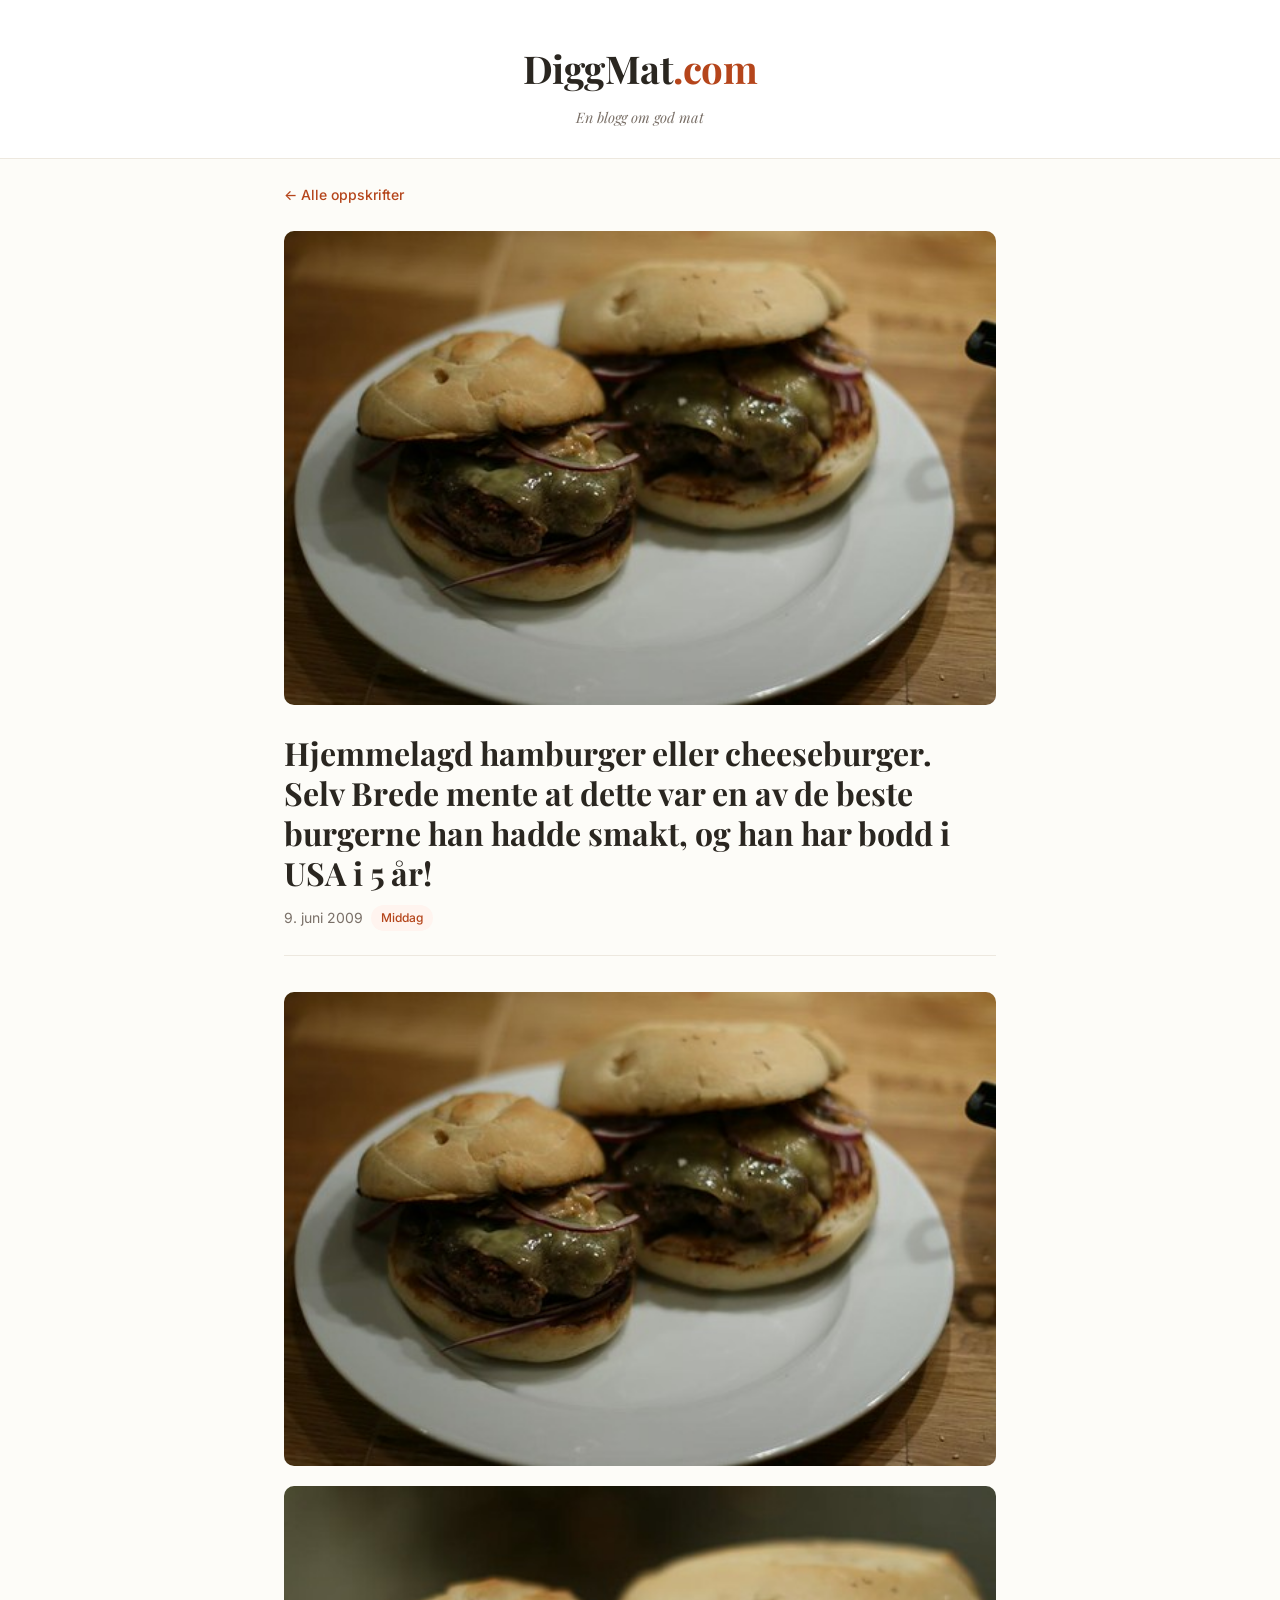
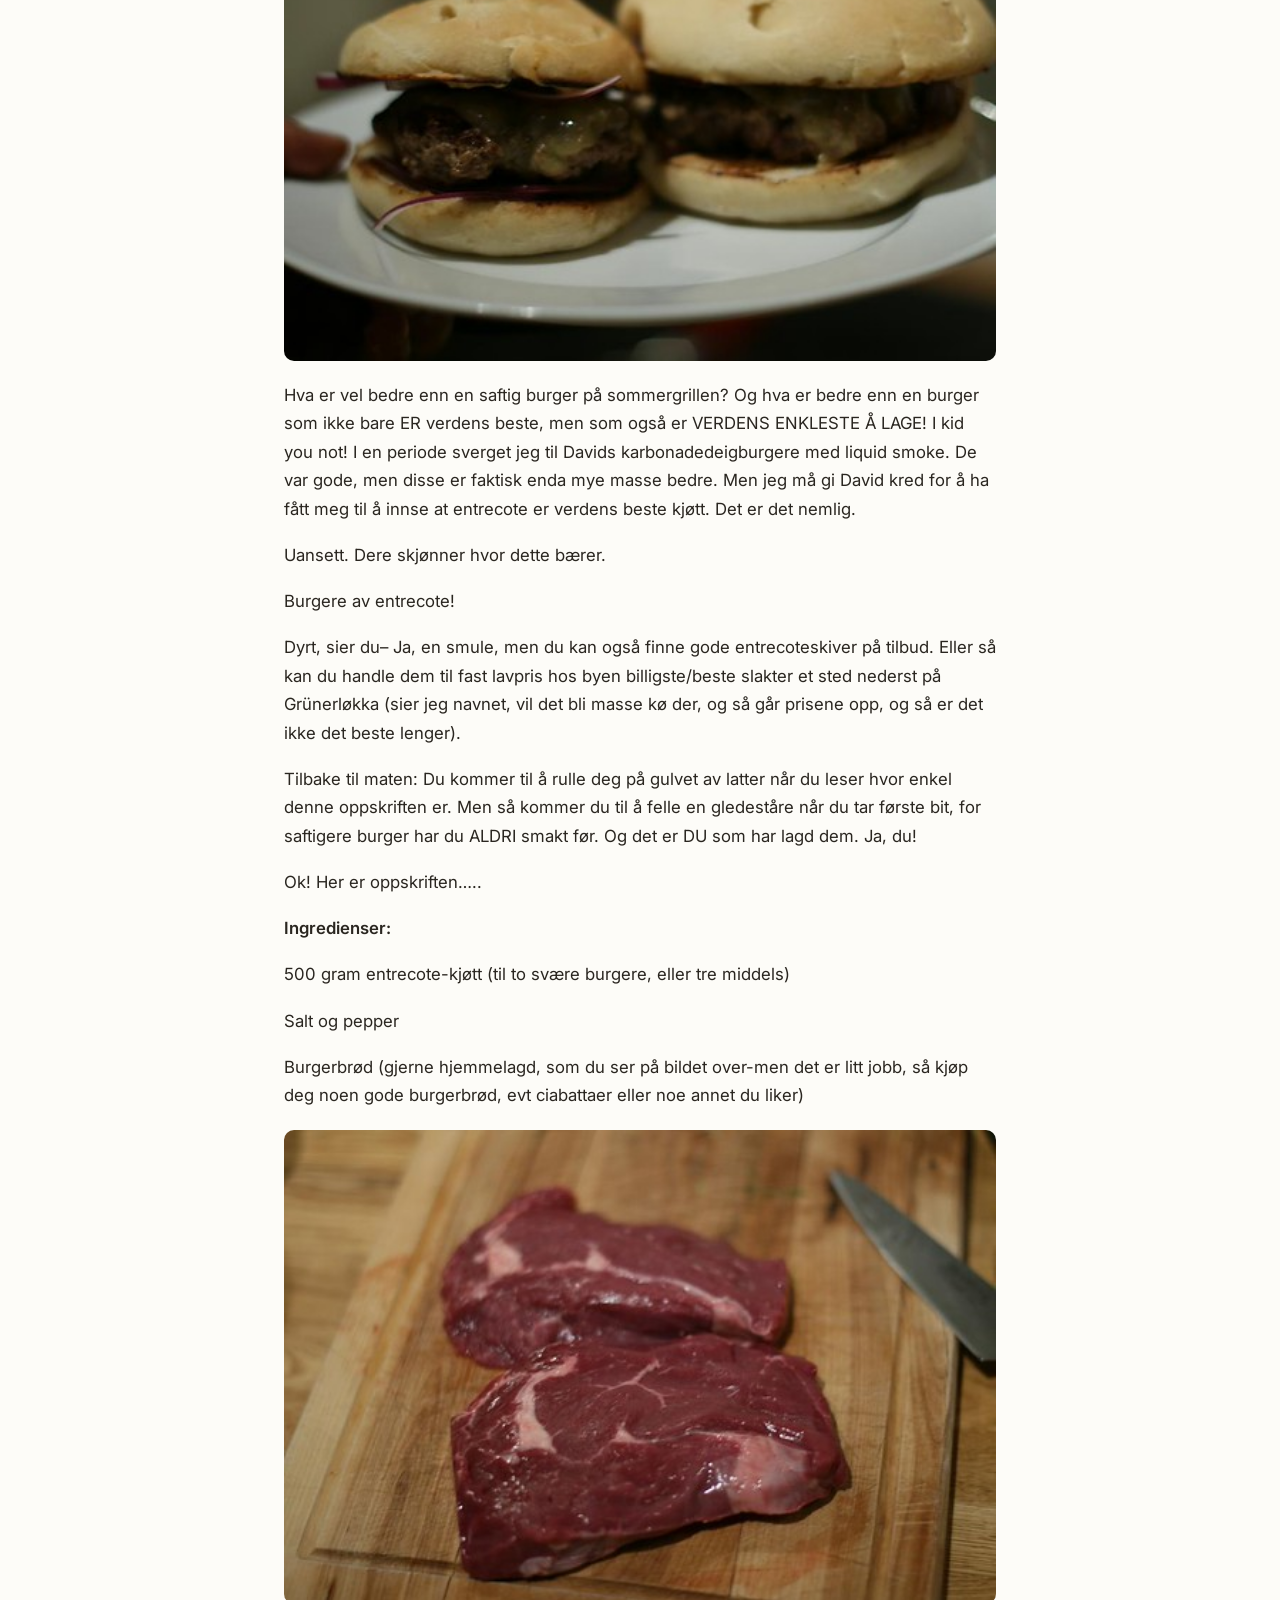
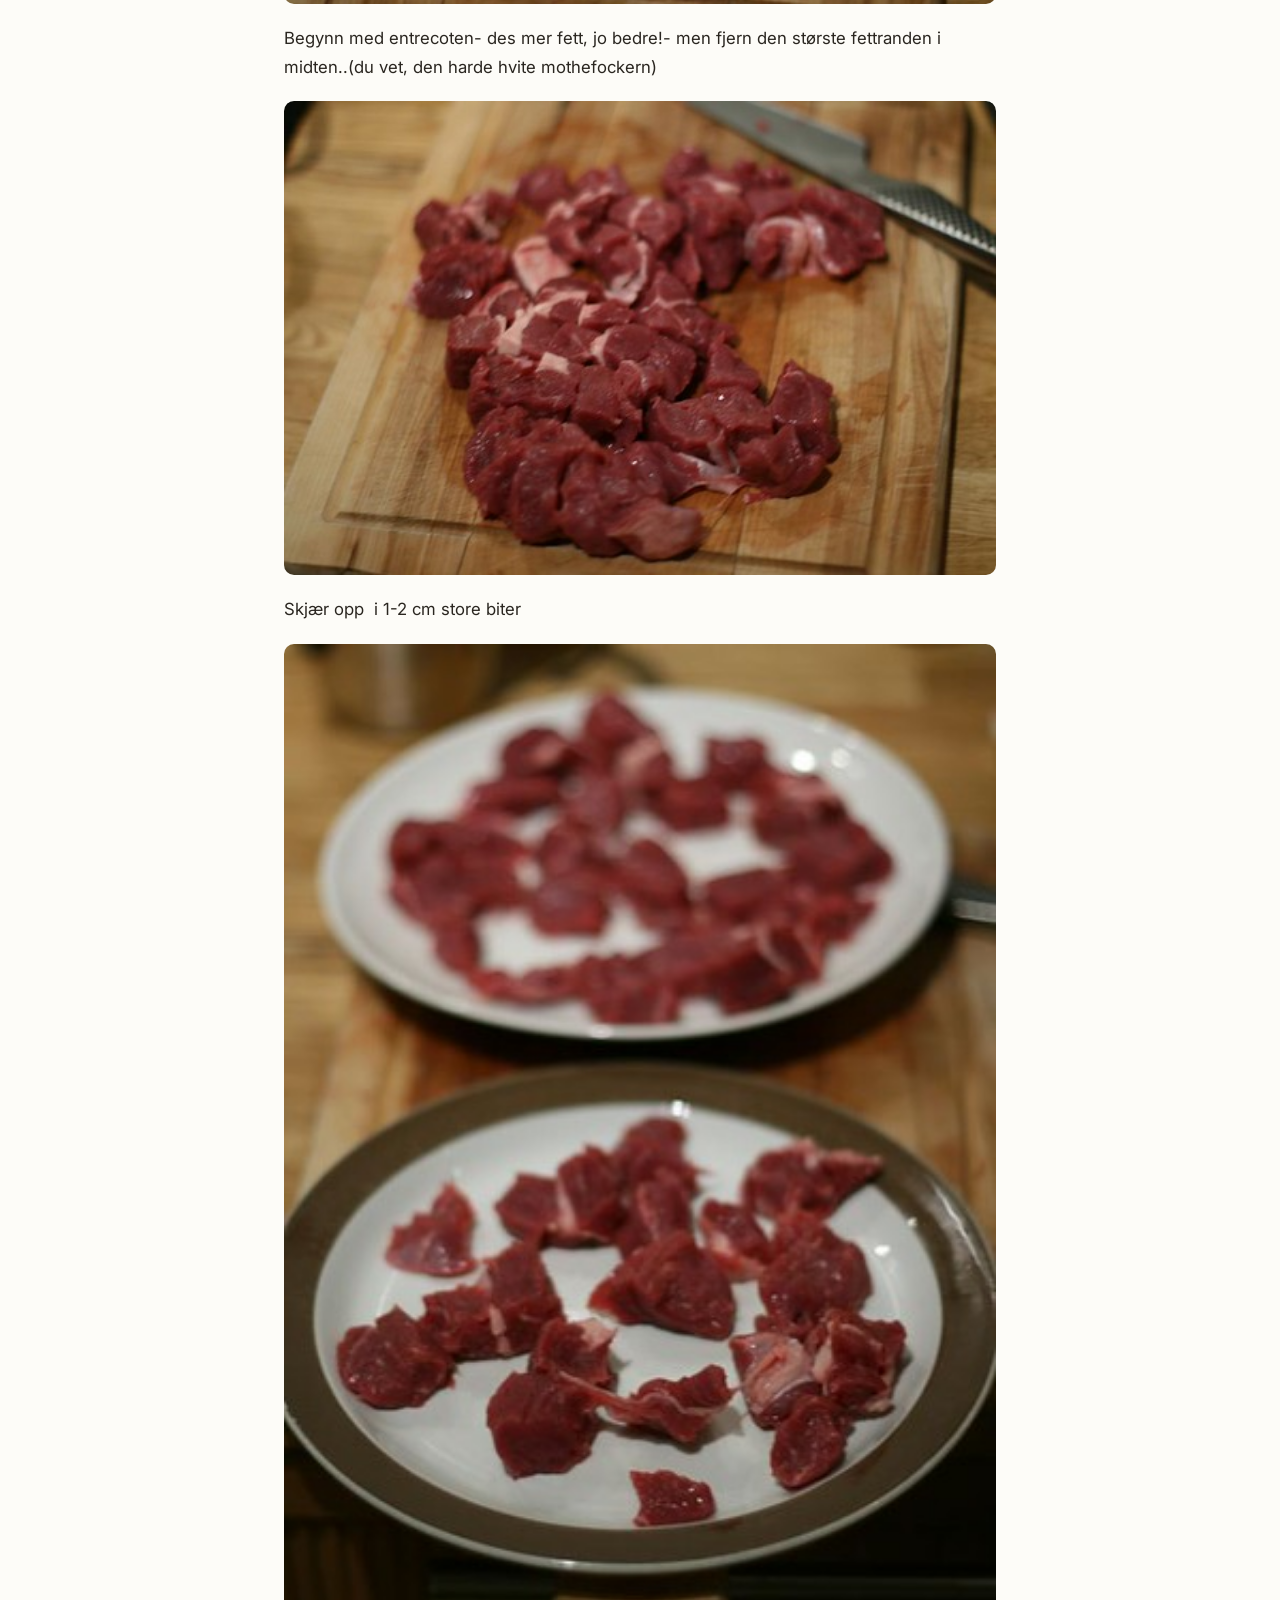
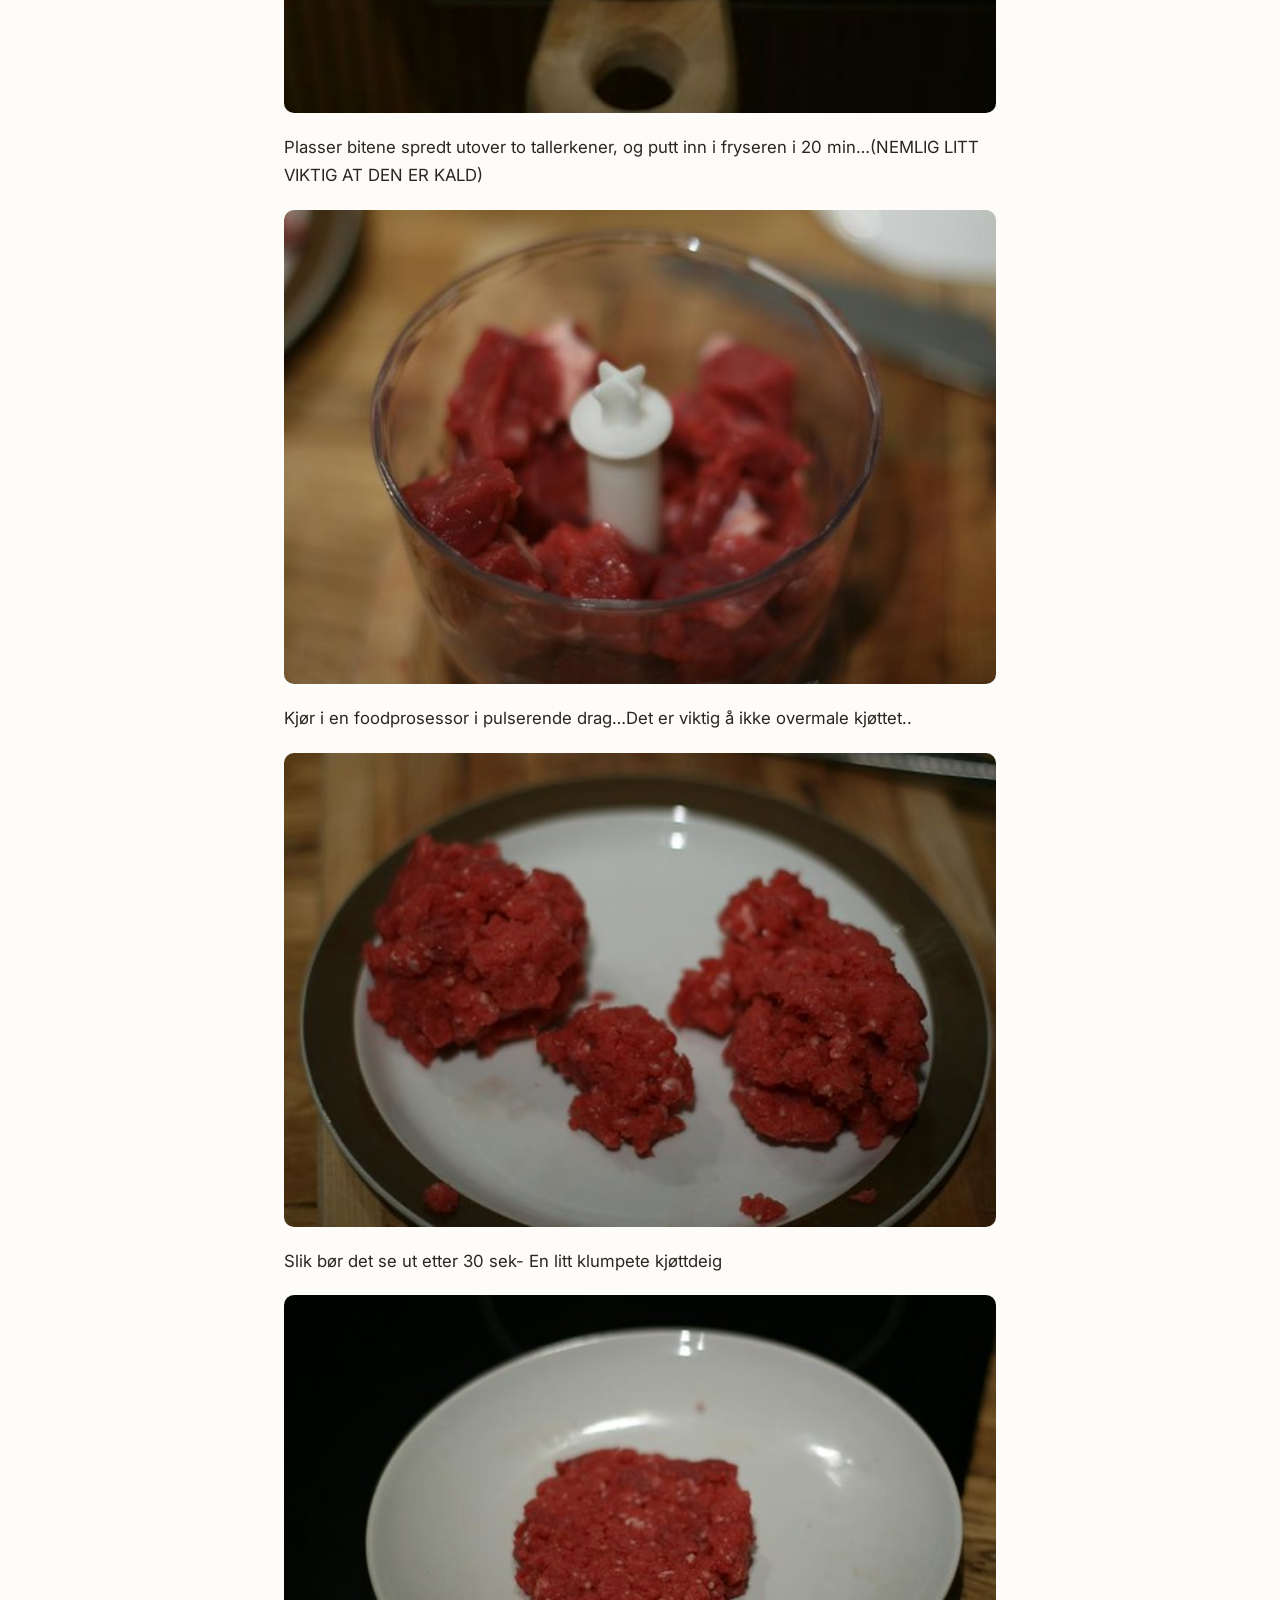
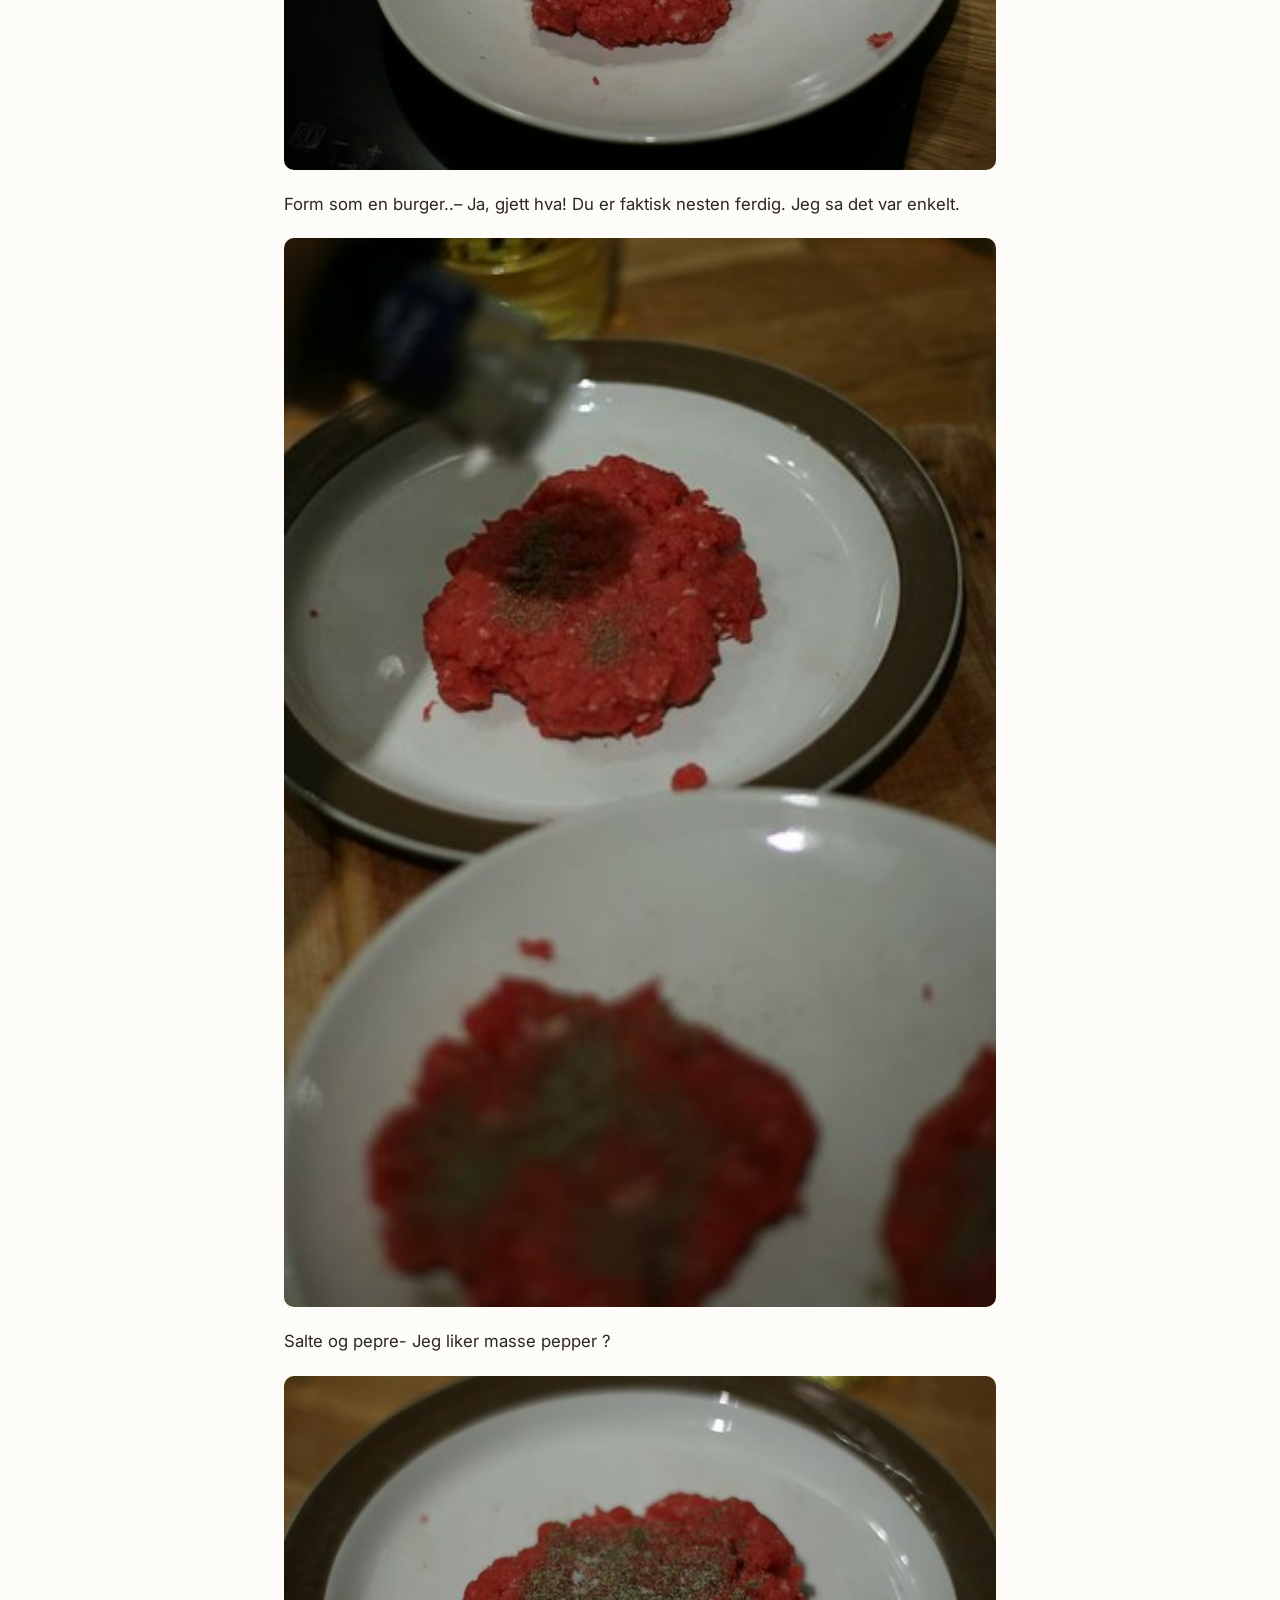
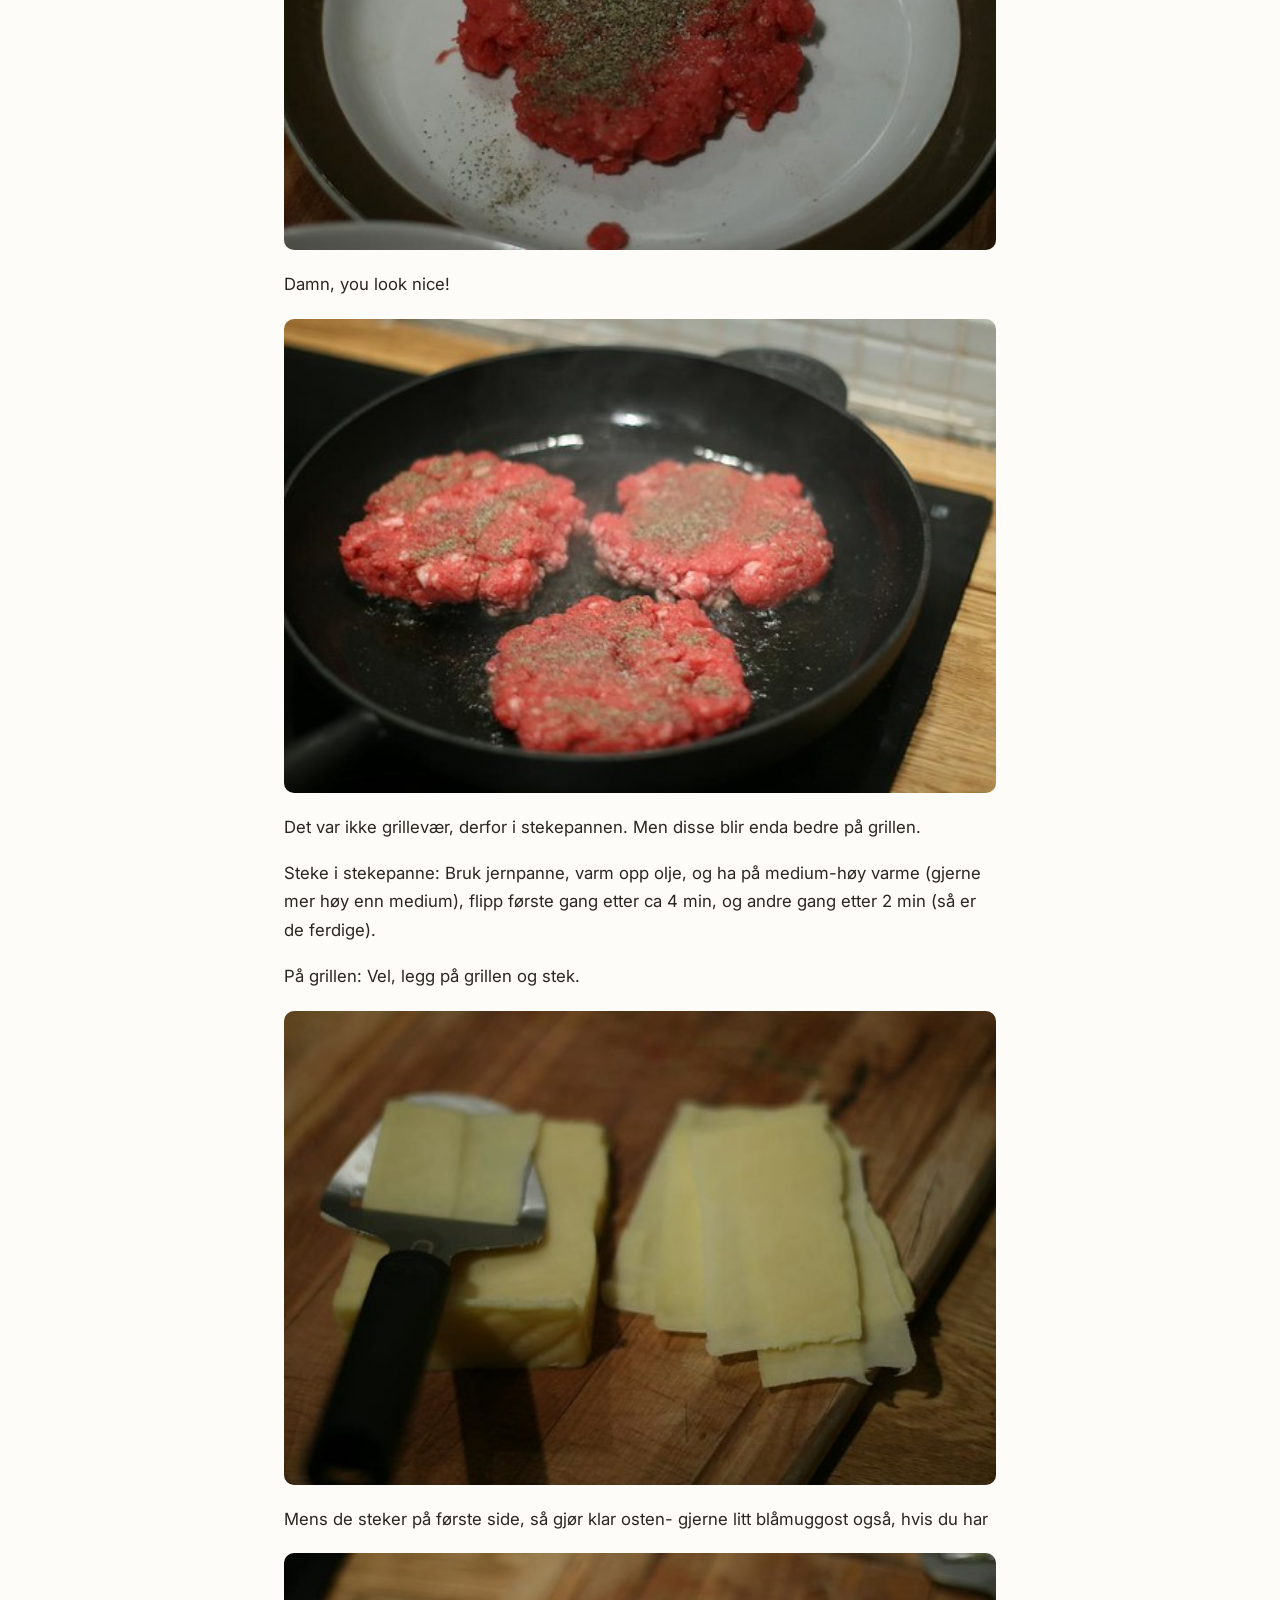
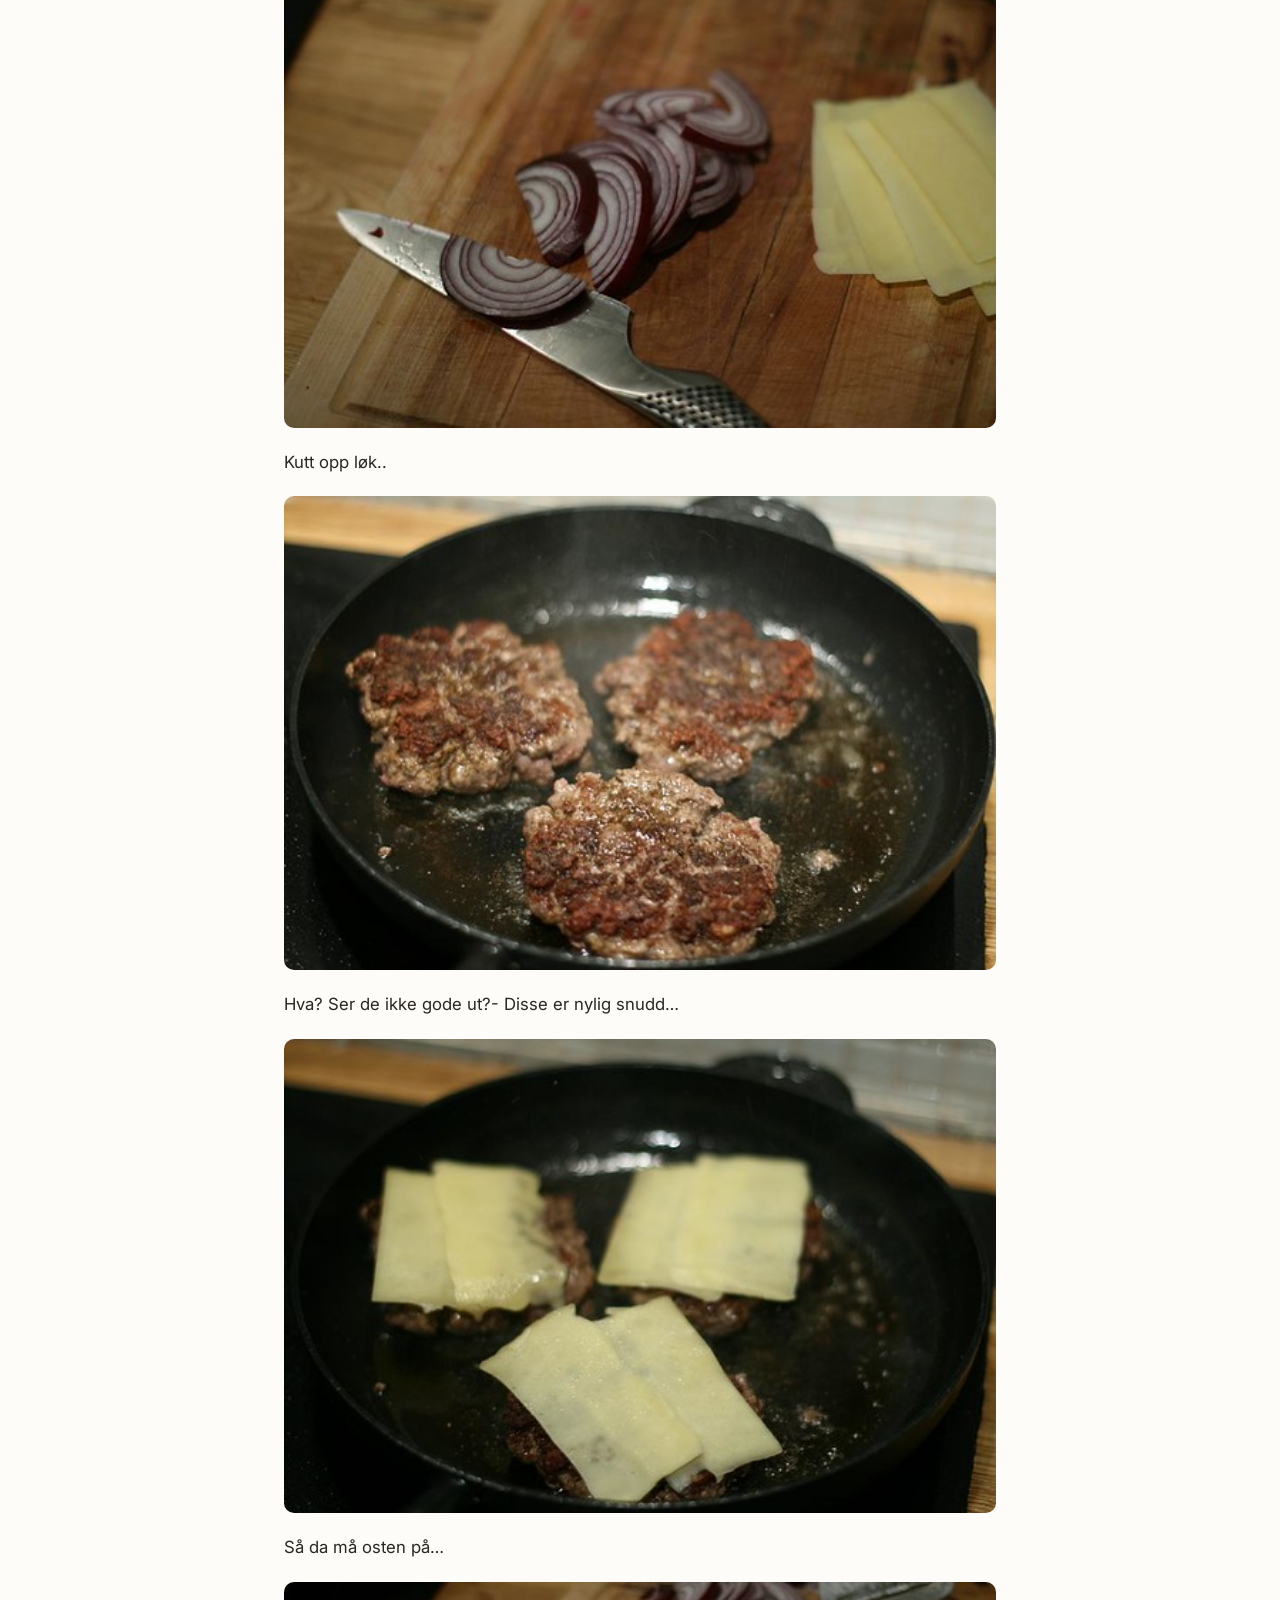
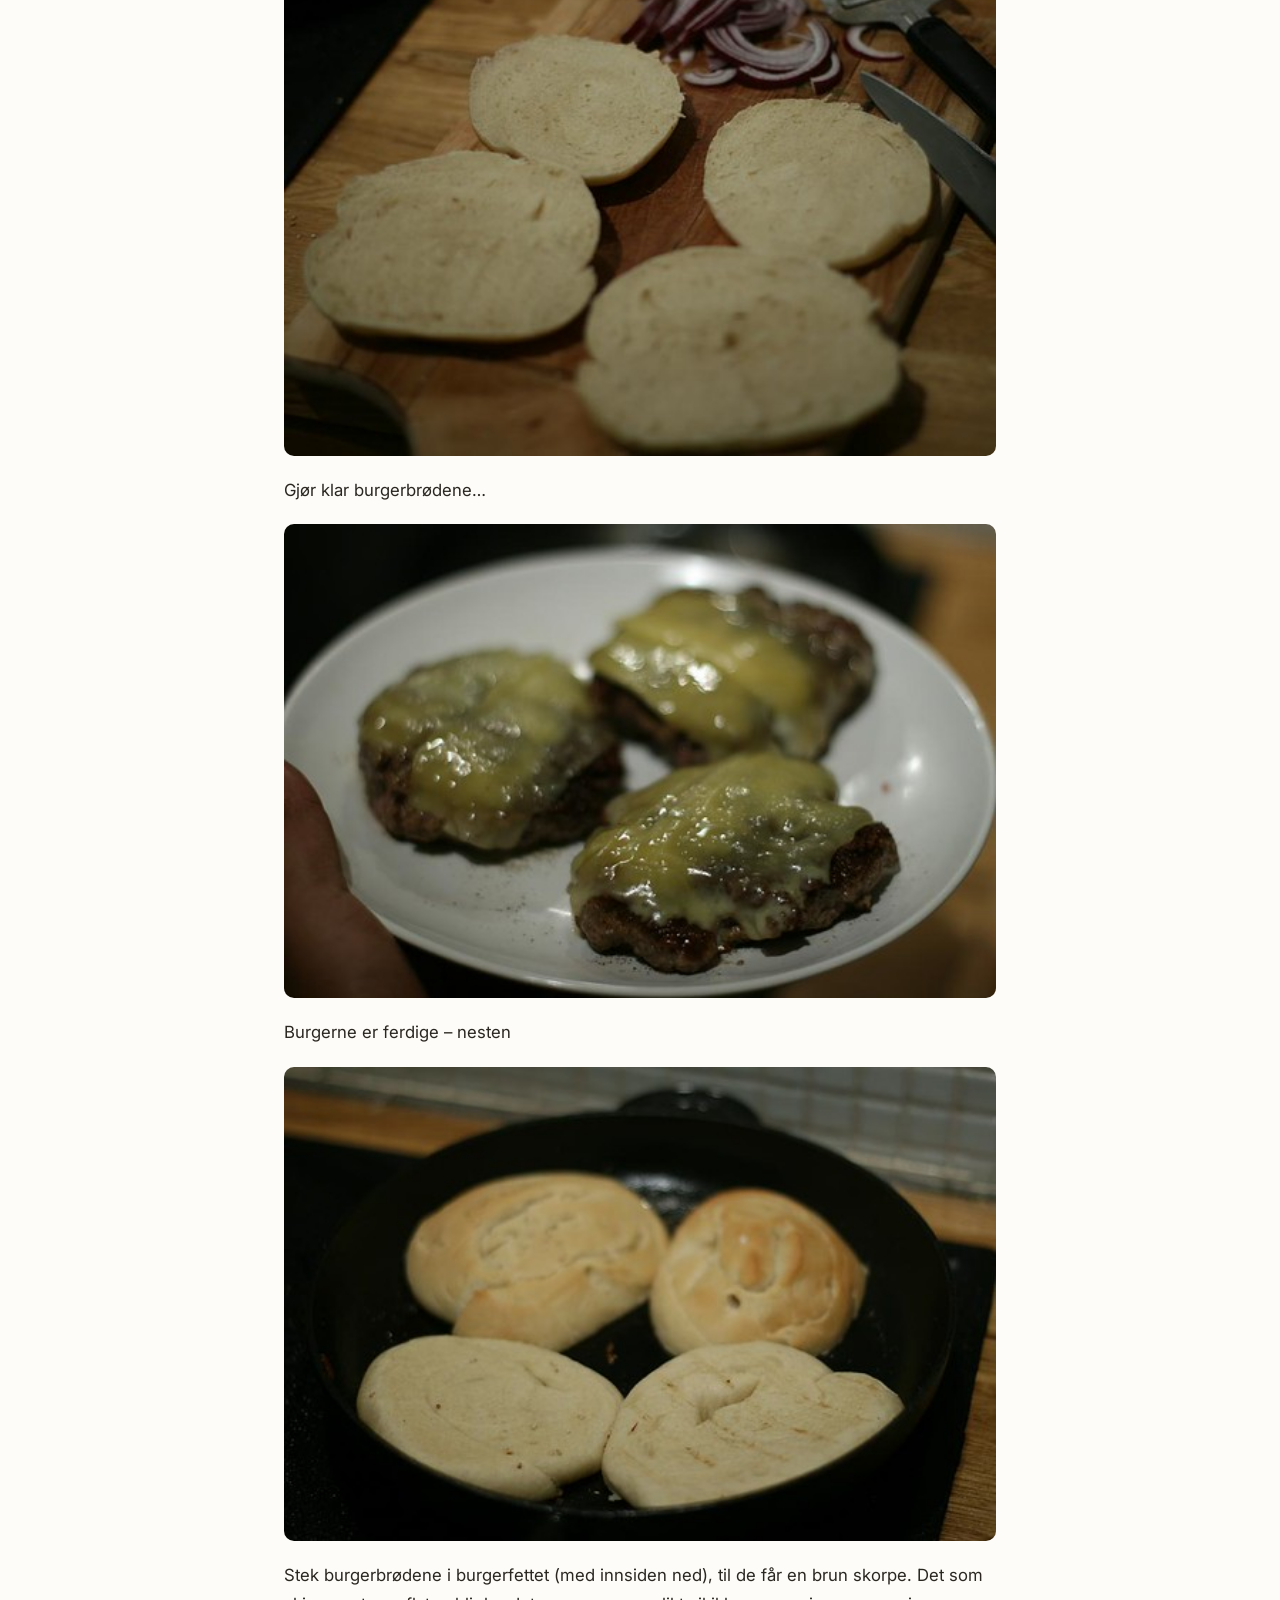
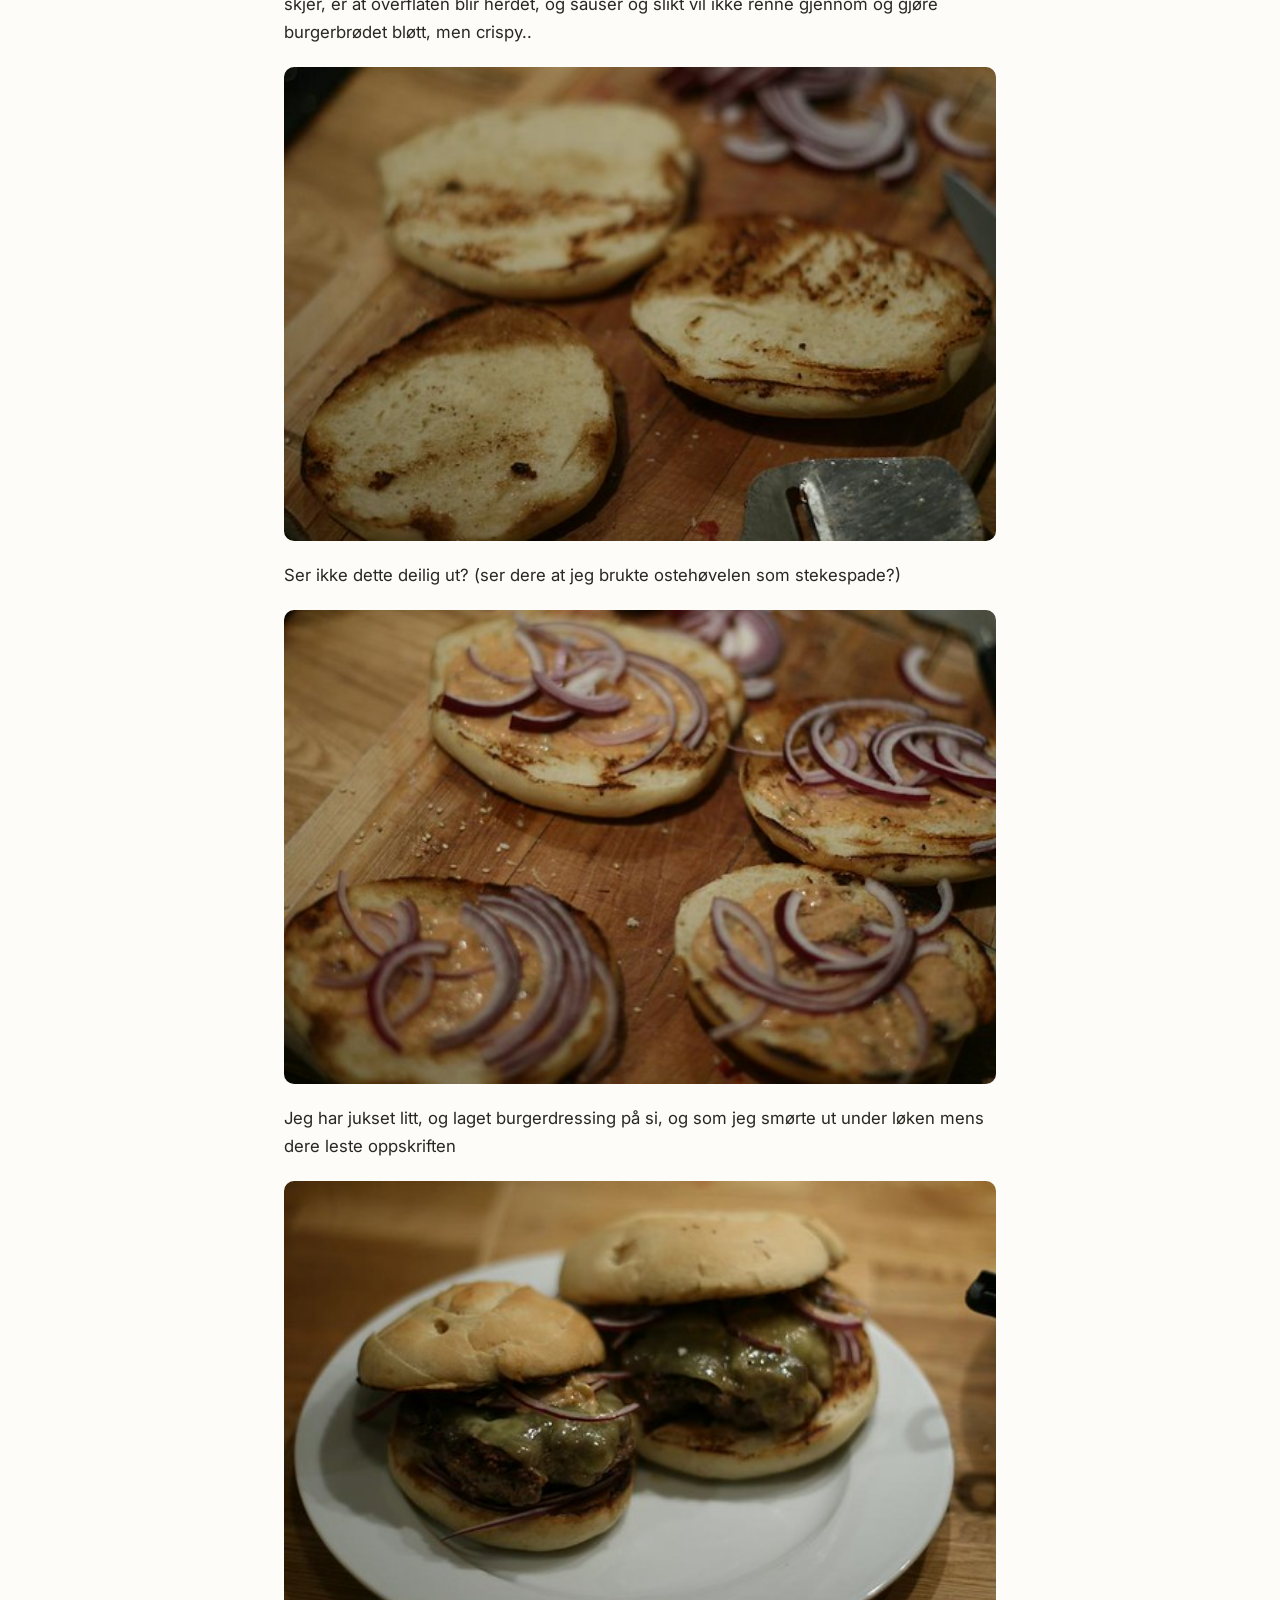
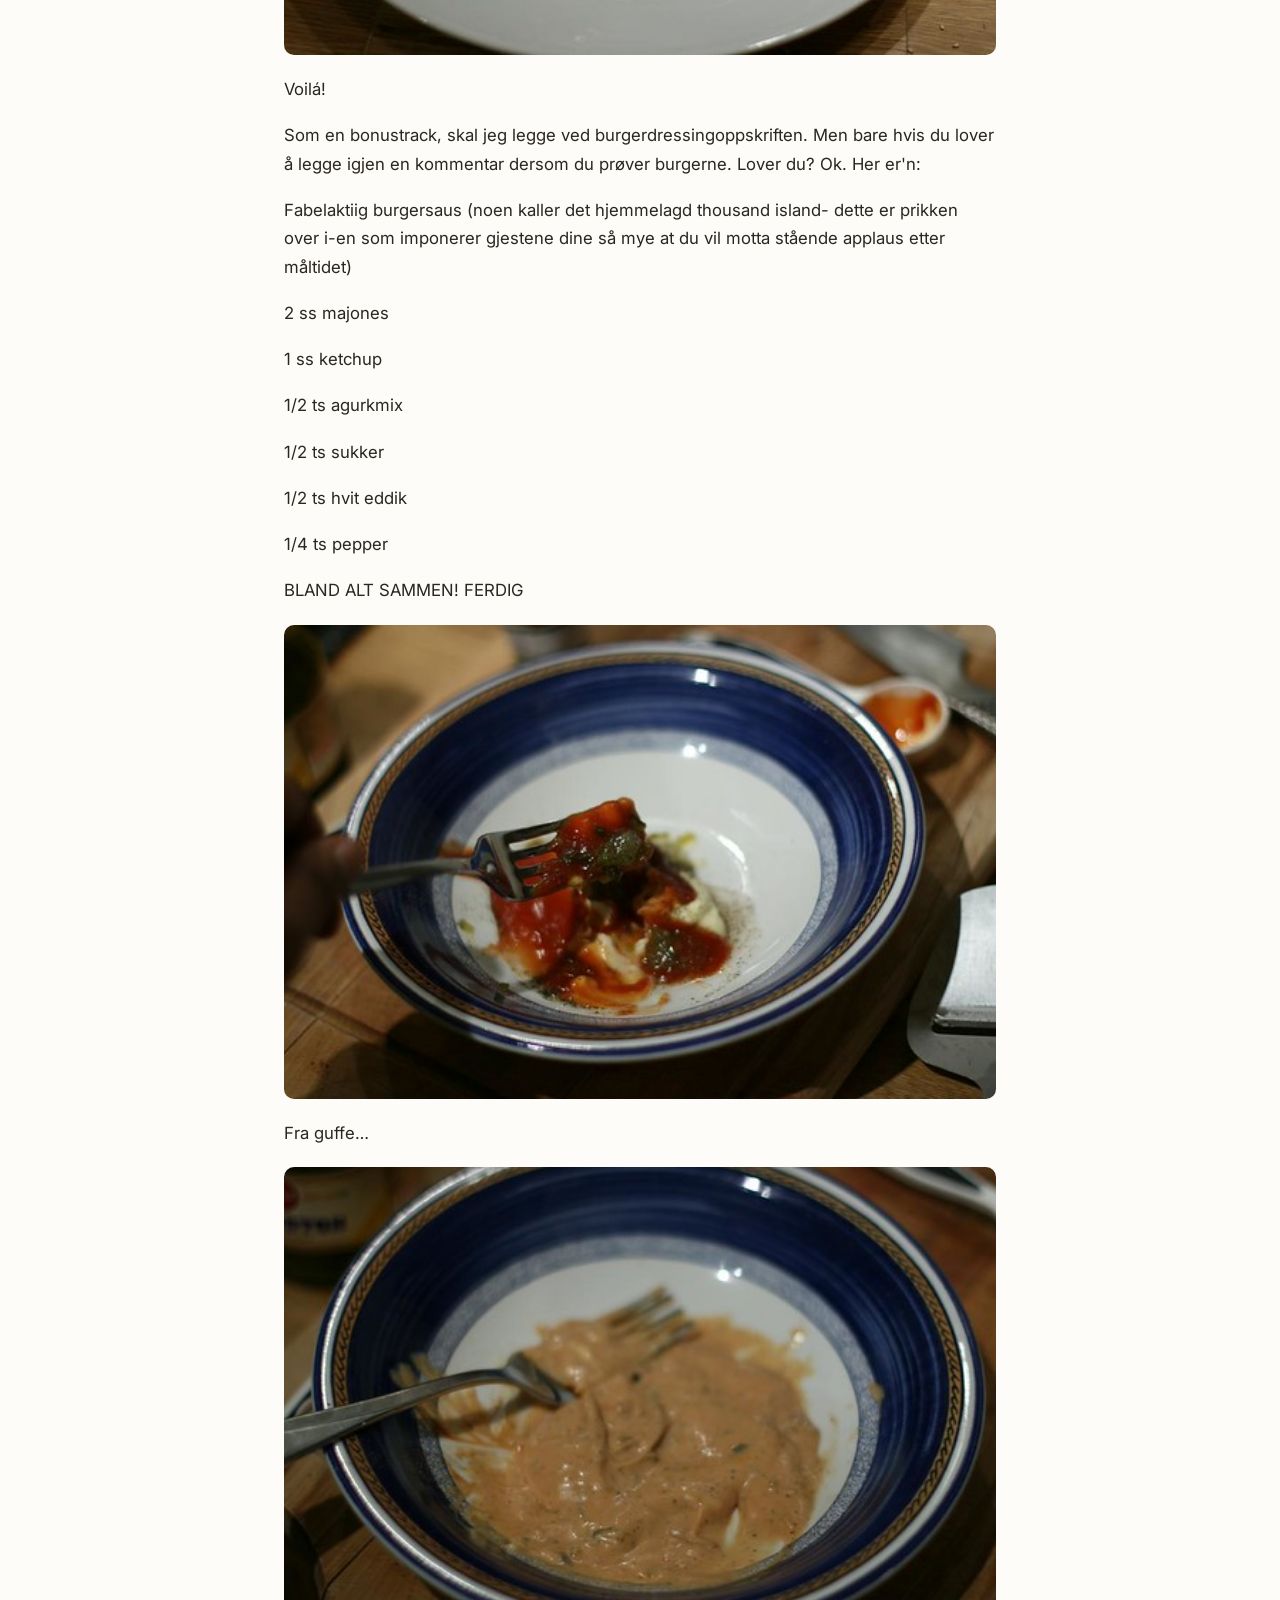
<file: oppskrifter/hjemmelagd-hamburger-eller-cheeseburger-selv-brede-mente-at.html>
<!DOCTYPE html>
<html lang="no">
<head>
  <meta charset="UTF-8">
  <meta name="viewport" content="width=device-width, initial-scale=1.0">
  <title>Hjemmelagd hamburger eller cheeseburger. Selv Brede mente at dette var en av de beste burgerne han hadde smakt, og han har bodd i USA i 5 år! – DiggMat.com</title>
  <meta name="description" content="Hva er vel bedre enn en saftig burger på sommergrillen? Og hva er bedre enn en burger som ikke bare ER verdens beste, men som også er VERDENS ENKLESTE Å L…">
  <link rel="canonical" href="https://diggmat.com/oppskrifter/hjemmelagd-hamburger-eller-cheeseburger-selv-brede-mente-at.html">
  <!-- Open Graph -->
  <meta property="og:type" content="article">
  <meta property="og:title" content="Hjemmelagd hamburger eller cheeseburger. Selv Brede mente at dette var en av de beste burgerne han hadde smakt, og han har bodd i USA i 5 år! – DiggMat.com">
  <meta property="og:description" content="Hva er vel bedre enn en saftig burger på sommergrillen? Og hva er bedre enn en burger som ikke bare ER verdens beste, men som også er VERDENS ENKLESTE Å L…">
  <meta property="og:site_name" content="DiggMat.com">
  <meta property="og:image" content="https://diggmat.com/images/flickr/3611056679_c7b8d992e0.jpg">
  <!-- Twitter Card -->
  <meta name="twitter:card" content="summary_large_image">
  <meta name="twitter:title" content="Hjemmelagd hamburger eller cheeseburger. Selv Brede mente at dette var en av de beste burgerne han hadde smakt, og han har bodd i USA i 5 år! – DiggMat.com">
  <meta name="twitter:description" content="Hva er vel bedre enn en saftig burger på sommergrillen? Og hva er bedre enn en burger som ikke bare ER verdens beste, men som også er VERDENS ENKLESTE Å L…">
  <meta property="twitter:image" content="https://diggmat.com/images/flickr/3611056679_c7b8d992e0.jpg">
  <script type="application/ld+json">{"@context": "https://schema.org/", "@type": "Recipe", "name": "Hjemmelagd hamburger eller cheeseburger. Selv Brede mente at dette var en av de beste burgerne han hadde smakt, og han har bodd i USA i 5 år!", "description": "Hva er vel bedre enn en saftig burger på sommergrillen? Og hva er bedre enn en burger som ikke bare ER verdens beste, men som også er VERDENS ENKLESTE Å L…", "datePublished": "2009-06-09", "author": {"@type": "Person", "name": "DiggMat"}, "publisher": {"@type": "Organization", "name": "DiggMat.com", "url": "https://diggmat.com"}, "url": "https://diggmat.com/oppskrifter/hjemmelagd-hamburger-eller-cheeseburger-selv-brede-mente-at.html", "image": ["https://diggmat.com/images/flickr/3611056679_c7b8d992e0.jpg"], "recipeIngredient": ["500 gram entrecote-kjøtt (til to svære burgere, eller tre middels)", "Salt og pepper", "Salte og pepre- Jeg liker masse pepper ?", "2 ss majones", "1 ss ketchup", "1/2 ts agurkmix", "1/2 ts sukker", "1/2 ts hvit eddik", "1/4 ts pepper"], "recipeCategory": "Middag", "keywords": "burgerdressing, cheeseburger, hamburger", "prepTime": "PT20M", "cookTime": "PT30M", "totalTime": "PT30M", "recipeCuisine": "Amerikansk", "recipeInstructions": [{"@type": "HowToStep", "text": "Uansett. Dere skjønner hvor dette bærer."}, {"@type": "HowToStep", "text": "Burgere av entrecote!"}, {"@type": "HowToStep", "text": "Dyrt, sier du– Ja, en smule, men du kan også finne gode entrecoteskiver på tilbud. Eller så kan du handle dem til fast lavpris hos byen billigste/beste slakter et sted nederst på Grünerløkka (sier jeg navnet, vil det bli masse kø der, og så går prisene opp, og så er det ikke det beste lenger)."}, {"@type": "HowToStep", "text": "Tilbake til maten: Du kommer til å rulle deg på gulvet av latter når du leser hvor enkel denne oppskriften er. Men så kommer du til å felle en gledeståre når du tar første bit, for saftigere burger har du ALDRI smakt før. Og det er DU som har lagd dem. Ja, du!"}, {"@type": "HowToStep", "text": "Ok! Her er oppskriften….."}, {"@type": "HowToStep", "text": "Burgerbrød (gjerne hjemmelagd, som du ser på bildet over-men det er litt jobb, så kjøp deg noen gode burgerbrød, evt ciabattaer eller noe annet du liker)"}, {"@type": "HowToStep", "text": "Begynn med entrecoten- des mer fett, jo bedre!- men fjern den største fettranden i midten..(du vet, den harde hvite mothefockern)"}, {"@type": "HowToStep", "text": "Skjær opp  i 1-2 cm store biter"}, {"@type": "HowToStep", "text": "Plasser bitene spredt utover to tallerkener, og putt inn i fryseren i 20 min…(NEMLIG LITT VIKTIG AT DEN ER KALD)"}, {"@type": "HowToStep", "text": "Kjør i en foodprosessor i pulserende drag…Det er viktig å ikke overmale kjøttet.."}, {"@type": "HowToStep", "text": "Slik bør det se ut etter 30 sek- En litt klumpete kjøttdeig"}, {"@type": "HowToStep", "text": "Form som en burger..– Ja, gjett hva! Du er faktisk nesten ferdig. Jeg sa det var enkelt."}, {"@type": "HowToStep", "text": "Det var ikke grillevær, derfor i stekepannen. Men disse blir enda bedre på grillen."}, {"@type": "HowToStep", "text": "Steke i stekepanne: Bruk jernpanne, varm opp olje, og ha på medium-høy varme (gjerne mer høy enn medium), flipp første gang etter ca 4 min, og andre gang etter 2 min (så er de ferdige)."}, {"@type": "HowToStep", "text": "På grillen: Vel, legg på grillen og stek."}, {"@type": "HowToStep", "text": "Mens de steker på første side, så gjør klar osten- gjerne litt blåmuggost også, hvis du har"}, {"@type": "HowToStep", "text": "Hva? Ser de ikke gode ut?- Disse er nylig snudd…"}, {"@type": "HowToStep", "text": "Gjør klar burgerbrødene…"}, {"@type": "HowToStep", "text": "Burgerne er ferdige – nesten"}, {"@type": "HowToStep", "text": "Stek burgerbrødene i burgerfettet (med innsiden ned), til de får en brun skorpe. Det som skjer, er at overflaten blir herdet, og sauser og slikt vil ikke renne gjennom og gjøre burgerbrødet bløtt, men crispy.."}, {"@type": "HowToStep", "text": "Ser ikke dette deilig ut? (ser dere at jeg brukte ostehøvelen som stekespade?)"}, {"@type": "HowToStep", "text": "Jeg har jukset litt, og laget burgerdressing på si, og som jeg smørte ut under løken mens dere leste oppskriften"}, {"@type": "HowToStep", "text": "Som en bonustrack, skal jeg legge ved burgerdressingoppskriften. Men bare hvis du lover å legge igjen en kommentar dersom du prøver burgerne. Lover du? Ok. Her er'n:"}, {"@type": "HowToStep", "text": "Fabelaktiig burgersaus (noen kaller det hjemmelagd thousand island- dette er prikken over i-en som imponerer gjestene dine så mye at du vil motta stående applaus etter måltidet)"}, {"@type": "HowToStep", "text": "BLAND ALT SAMMEN! FERDIG"}, {"@type": "HowToStep", "text": "Som dere ser, har jeg servert veldig plaine burgere med saus og løk. Disse er så saftige at den enkle komposisjonen er en ren nytelse. Men, hey- hvis du vil pimpe burgern din med tomat og salat osv… Kjør på!"}, {"@type": "HowToStep", "text": "Jeg setter VELDIG stor pris på kommentarer, så legg igjen en kommentar i feltet under. Og spesielt hvis du har innspill til hvordan du lager burgere, slik at vi kanskje kan lage enda bedre burgere enn dette neste gang, selv om det ifølge Newtons lover faktisk er komplett umulig."}, {"@type": "HowToStep", "text": "Og hvis du ikke er abonnent på denne på bloggen, som nesten 100 andre er, så anbefaler jeg deg å legge igjen e-postadressen din under, så får du en koselig melding neste gang jeg legger ut en oppskrift."}]}</script>
  <link rel="stylesheet" href="../style.css?v=4">
</head>
<body>
  <header class="site-header">
    <a href="/" class="site-logo">DiggMat<span>.com</span></a>
    <p class="site-tagline">En blogg om god mat</p>
  </header>
  
<div class="recipe-page">
  <nav class="breadcrumb"><a href="../index.html">← Alle oppskrifter</a></nav>
  <div class="recipe-hero"><img src="../images/flickr/3611056679_c7b8d992e0.jpg" alt="Hjemmelagd hamburger eller cheeseburger. Selv Brede mente at dette var en av de beste burgerne han hadde smakt, og han har bodd i USA i 5 år!" loading="eager"></div>
  <h1 class="recipe-title">Hjemmelagd hamburger eller cheeseburger. Selv Brede mente at dette var en av de beste burgerne han hadde smakt, og han har bodd i USA i 5 år!</h1>
  <div class="recipe-meta-bar">
    <span class="meta-date">9. juni 2009</span>
    <span class="meta-chip">Middag</span>
  </div>
  <div class="recipe-content">
    <figure class="step-img"><img src="../images/flickr/3611056679_c7b8d992e0.jpg" alt="Hamburger" loading="lazy"></figure>
<figure class="step-img"><img src="../images/flickr/3611056579_b6c5360881.jpg" alt="Hamburger" loading="lazy"></figure>
<p>Hva er vel bedre enn en saftig burger på sommergrillen? Og hva er bedre enn en burger som ikke bare ER verdens beste, men som også er VERDENS ENKLESTE Å LAGE! I kid you not! I en periode sverget jeg til Davids karbonadedeigburgere med liquid smoke. De var gode, men disse er faktisk enda mye masse bedre. Men jeg må gi David kred for å ha fått meg til å innse at entrecote er verdens beste kjøtt. Det er det nemlig.</p>
<p>Uansett. Dere skjønner hvor dette bærer.</p>
<p>Burgere av entrecote!</p>
<p>Dyrt, sier du– Ja, en smule, men du kan også finne gode entrecoteskiver på tilbud. Eller så kan du handle dem til fast lavpris hos byen billigste/beste slakter et sted nederst på Grünerløkka (sier jeg navnet, vil det bli masse kø der, og så går prisene opp, og så er det ikke det beste lenger).</p>
<p>Tilbake til maten: Du kommer til å rulle deg på gulvet av latter når du leser hvor enkel denne oppskriften er. Men så kommer du til å felle en gledeståre når du tar første bit, for saftigere burger har du ALDRI smakt før. Og det er DU som har lagd dem. Ja, du!</p>
<p>Ok! Her er oppskriften…..</p>
<p><strong>Ingredienser:</strong></p>
<p>500 gram entrecote-kjøtt (til to svære burgere, eller tre middels)</p>
<p>Salt og pepper</p>
<p>Burgerbrød (gjerne hjemmelagd, som du ser på bildet over-men det er litt jobb, så kjøp deg noen gode burgerbrød, evt ciabattaer eller noe annet du liker)</p>
<figure class="step-img"><img src="../images/flickr/3611867146_c52d22859d.jpg" alt="Hamburger" loading="lazy"></figure>
<p>Begynn med entrecoten- des mer fett, jo bedre!- men fjern den største fettranden i midten..(du vet, den harde hvite mothefockern)</p>
<figure class="step-img"><img src="../images/flickr/3611867260_29752b1a57.jpg" alt="Hamburger" loading="lazy"></figure>
<p>Skjær opp  i 1-2 cm store biter</p>
<figure class="step-img"><img src="../images/flickr/3611054425_7069b7f2df.jpg" alt="Hamburger" loading="lazy"></figure>
<p>Plasser bitene spredt utover to tallerkener, og putt inn i fryseren i 20 min…(NEMLIG LITT VIKTIG AT DEN ER KALD)</p>
<figure class="step-img"><img src="../images/flickr/3611054493_5792fd6e33.jpg" alt="Hamburger" loading="lazy"></figure>
<p>Kjør i en foodprosessor i pulserende drag…Det er viktig å ikke overmale kjøttet..</p>
<figure class="step-img"><img src="../images/flickr/3611867528_97917da222.jpg" alt="Hamburger" loading="lazy"></figure>
<p>Slik bør det se ut etter 30 sek- En litt klumpete kjøttdeig</p>
<figure class="step-img"><img src="../images/flickr/3611054691_7d9914610a.jpg" alt="Hamburger" loading="lazy"></figure>
<p>Form som en burger..– Ja, gjett hva! Du er faktisk nesten ferdig. Jeg sa det var enkelt.</p>
<figure class="step-img"><img src="../images/flickr/3611868540_d5f599a777.jpg" alt="Hamburger" loading="lazy"></figure>
<p>Salte og pepre- Jeg liker masse pepper ?</p>
<figure class="step-img"><img src="../images/flickr/3611055673_c35c9228f5.jpg" alt="Hamburger" loading="lazy"></figure>
<p>Damn, you look nice!</p>
<figure class="step-img"><img src="../images/flickr/3611055763_9824e973d4.jpg" alt="Hamburger" loading="lazy"></figure>
<p>Det var ikke grillevær, derfor i stekepannen. Men disse blir enda bedre på grillen.</p>
<p>Steke i stekepanne: Bruk jernpanne, varm opp olje, og ha på medium-høy varme (gjerne mer høy enn medium), flipp første gang etter ca 4 min, og andre gang etter 2 min (så er de ferdige).</p>
<p>På grillen: Vel, legg på grillen og stek.</p>
<figure class="step-img"><img src="../images/flickr/3611055835_843b1decbb.jpg" alt="Hamburger" loading="lazy"></figure>
<p>Mens de steker på første side, så gjør klar osten- gjerne litt blåmuggost også, hvis du har</p>
<figure class="step-img"><img src="../images/flickr/3611868842_030a7951b8.jpg" alt="Hamburger" loading="lazy"></figure>
<p>Kutt opp løk..</p>
<figure class="step-img"><img src="../images/flickr/3611868940_fcfde2a1d7.jpg" alt="Hamburger" loading="lazy"></figure>
<p>Hva? Ser de ikke gode ut?- Disse er nylig snudd…</p>
<figure class="step-img"><img src="../images/flickr/3611869028_d4dd0f3708.jpg" alt="Hamburger" loading="lazy"></figure>
<p>Så da må osten på…</p>
<figure class="step-img"><img src="../images/flickr/3611056167_4b8d4f26e0.jpg" alt="Hamburger" loading="lazy"></figure>
<p>Gjør klar burgerbrødene…</p>
<figure class="step-img"><img src="../images/flickr/3611869176_68a240845e.jpg" alt="Hamburger" loading="lazy"></figure>
<p>Burgerne er ferdige – nesten</p>
<figure class="step-img"><img src="../images/flickr/3611869238_d93631206f.jpg" alt="Hamburger" loading="lazy"></figure>
<p>Stek burgerbrødene i burgerfettet (med innsiden ned), til de får en brun skorpe. Det som skjer, er at overflaten blir herdet, og sauser og slikt vil ikke renne gjennom og gjøre burgerbrødet bløtt, men crispy..</p>
<figure class="step-img"><img src="../images/flickr/3611869320_617e93d9c8.jpg" alt="Hamburger" loading="lazy"></figure>
<p>Ser ikke dette deilig ut? (ser dere at jeg brukte ostehøvelen som stekespade?)</p>
<figure class="step-img"><img src="../images/flickr/3611056427_0614ca022f.jpg" alt="Hamburger" loading="lazy"></figure>
<p>Jeg har jukset litt, og laget burgerdressing på si, og som jeg smørte ut under løken mens dere leste oppskriften</p>
<figure class="step-img"><img src="../images/flickr/3611056679_c7b8d992e0.jpg" alt="Hamburger" loading="lazy"></figure>
<p>Voilá!</p>
<p>Som en bonustrack, skal jeg legge ved burgerdressingoppskriften. Men bare hvis du lover å legge igjen en kommentar dersom du prøver burgerne. Lover du? Ok. Her er'n:</p>
<p>Fabelaktiig burgersaus (noen kaller det hjemmelagd thousand island- dette er prikken over i-en som imponerer gjestene dine så mye at du vil motta stående applaus etter måltidet)</p>
<p>2 ss majones</p>
<p>1 ss ketchup</p>
<p>1/2 ts agurkmix</p>
<p>1/2 ts sukker</p>
<p>1/2 ts hvit eddik</p>
<p>1/4 ts pepper</p>
<p>BLAND ALT SAMMEN! FERDIG</p>
<figure class="step-img"><img src="../images/flickr/3611055397_b8d9b4074f.jpg" alt="Hamburger" loading="lazy"></figure>
<p>Fra guffe…</p>
<figure class="step-img"><img src="../images/flickr/3611868482_8a9d9edca5.jpg" alt="Hamburger" loading="lazy"></figure>
<p>Til saus!</p>
<p>Som dere ser, har jeg servert veldig plaine burgere med saus og løk. Disse er så saftige at den enkle komposisjonen er en ren nytelse. Men, hey- hvis du vil pimpe burgern din med tomat og salat osv… Kjør på!</p>
<p>Jeg setter VELDIG stor pris på kommentarer, så legg igjen en kommentar i feltet under. Og spesielt hvis du har innspill til hvordan du lager burgere, slik at vi kanskje kan lage enda bedre burgere enn dette neste gang, selv om det ifølge Newtons lover faktisk er komplett umulig.</p>
<p>Og hvis du ikke er abonnent på denne på bloggen, som nesten 100 andre er, så anbefaler jeg deg å legge igjen e-postadressen din under, så får du en koselig melding neste gang jeg legger ut en oppskrift.</p>
<p>Bon appetit!</p>
<figure class="step-img"><img src="../images/flickr/3611056579_b6c5360881.jpg" alt="Hamburger" loading="lazy"></figure>
  </div>
  <div class="recipe-nav"><a href="deep-pan-pizza-pizza-pa-chicago-vis-her-er-en-oppskrift.html" class="prev"><span class="nav-label">← Forrige</span><span class="nav-title">Deep Pan Pizza. Pizza på chicago-vis. Her er en oppskrift.</span></a><a href="sjokolade-cookies-sjokoladekjeks-chocolate-cookies-en-fantas.html" class="next"><span class="nav-label">Neste →</span><span class="nav-title">Sjokolade cookies (sjokoladekjeks) (Chocolate cookies). En fantastisk oppskrift!</span></a></div>
  <div class="related-section">
  <span class="related-heading">De som så på denne, så også på disse:</span>
  <div class="related-grid">
<a href="blabærpai-oppskrift-pa-en-veldig-god-dessert.html" class="related-card"><div class="related-thumb"><img src="../images/flickr/4974758218_7ef614cb86.jpg" alt="" loading="lazy"></div><span class="related-card-title">Blåbærpai. Oppskrift på en veldig god dessert.</span></a>
<a href="sjokolade-cookies-sjokoladekjeks-chocolate-cookies-en-fantas.html" class="related-card"><div class="related-thumb"><img src="../images/flickr/3349765916_ccd992c7d0.jpg" alt="" loading="lazy"></div><span class="related-card-title">Sjokolade cookies (sjokoladekjeks) (Chocolate cookies). En fantastisk oppskrift!</span></a>
<a href="sitronglaserte-blabærmuffins-oppskrift-som-er-enkel-a-følge.html" class="related-card"><div class="related-thumb"><img src="../images/flickr/3217982501_665c2d6c45.jpg" alt="" loading="lazy"></div><span class="related-card-title">Sitronglaserte Blåbærmuffins, oppskrift som er enkel å følge</span></a>
<a href="slik-lager-du-pasta-ravioli-oppskrift.html" class="related-card"><div class="related-thumb"><img src="../images/flickr/3148482535_56474c4c74.jpg" alt="" loading="lazy"></div><span class="related-card-title">Slik lager du hjemmelagd pasta/ravioli (oppskrift)</span></a>
  </div>
</div>
</div>

  <footer class="site-footer">
    <p>DiggMat.com &mdash; En blogg om god mat</p>
  </footer>
</body>
</html>
</file>
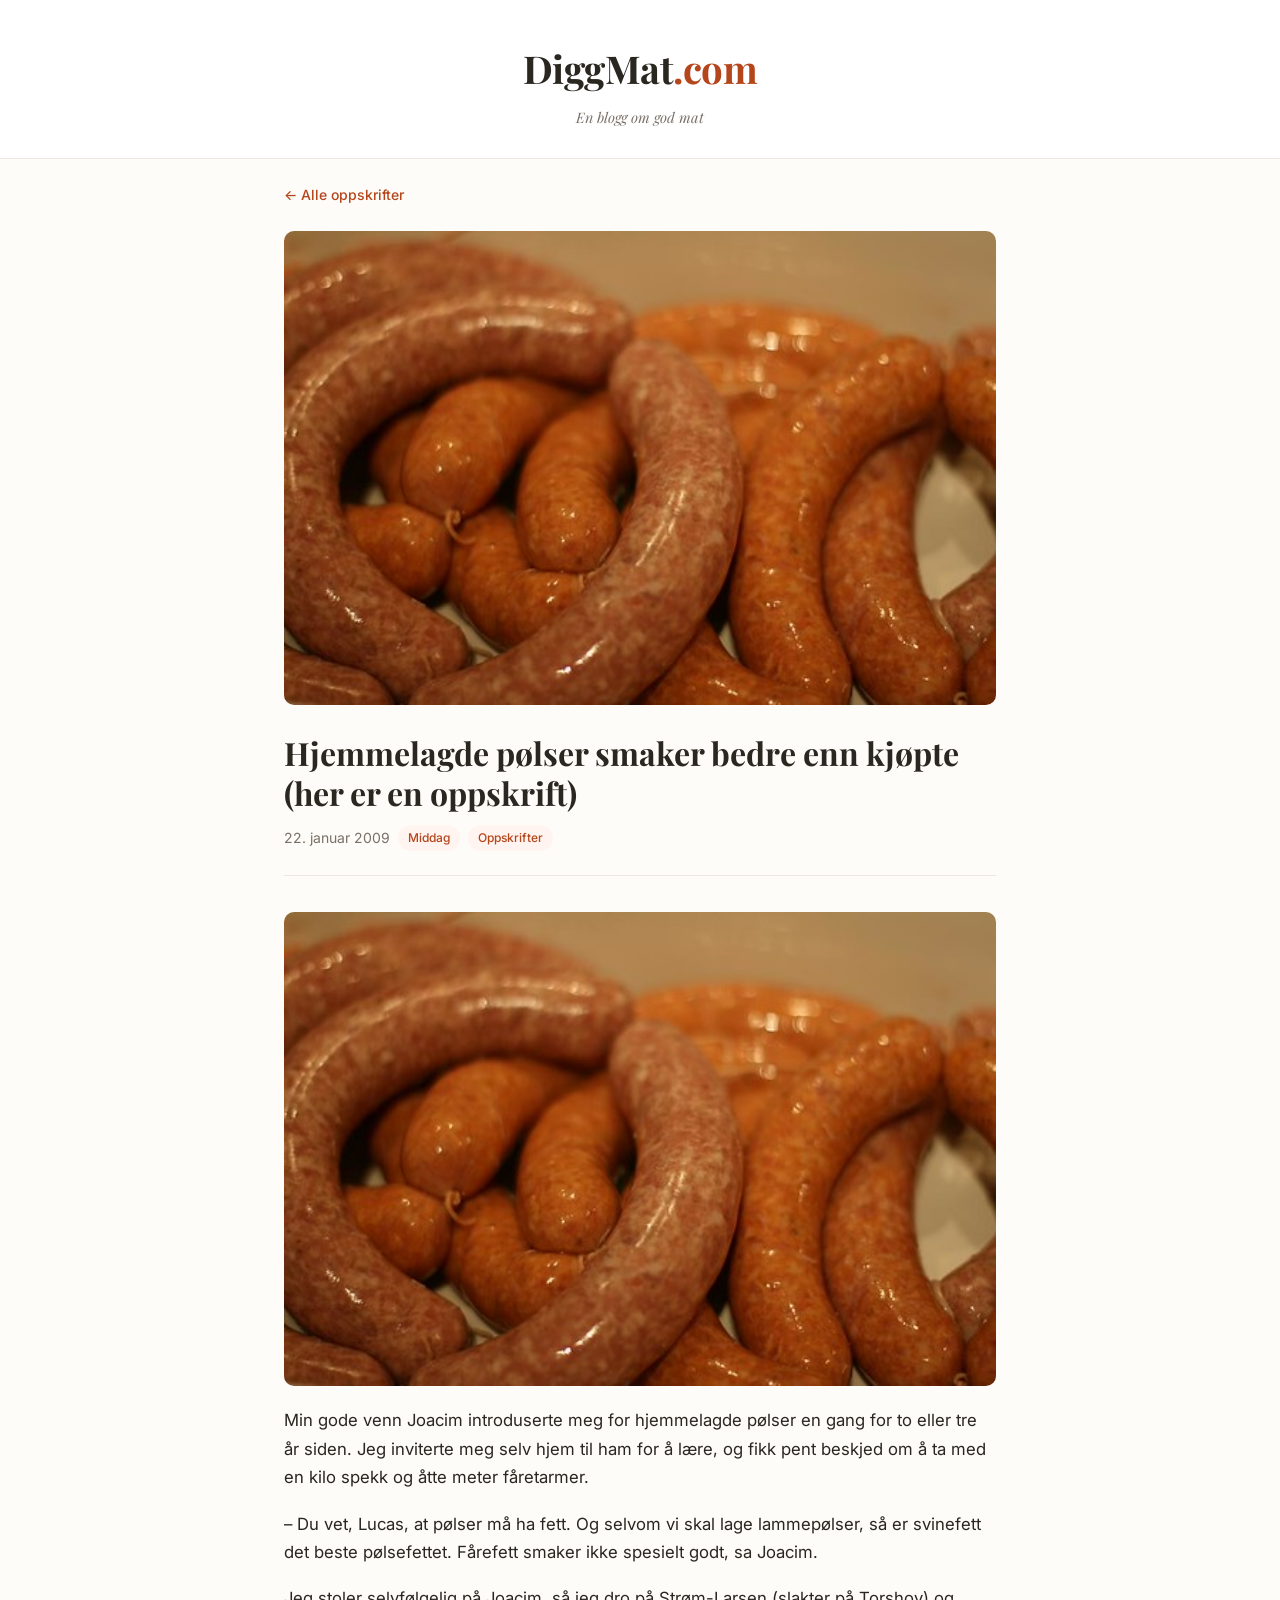
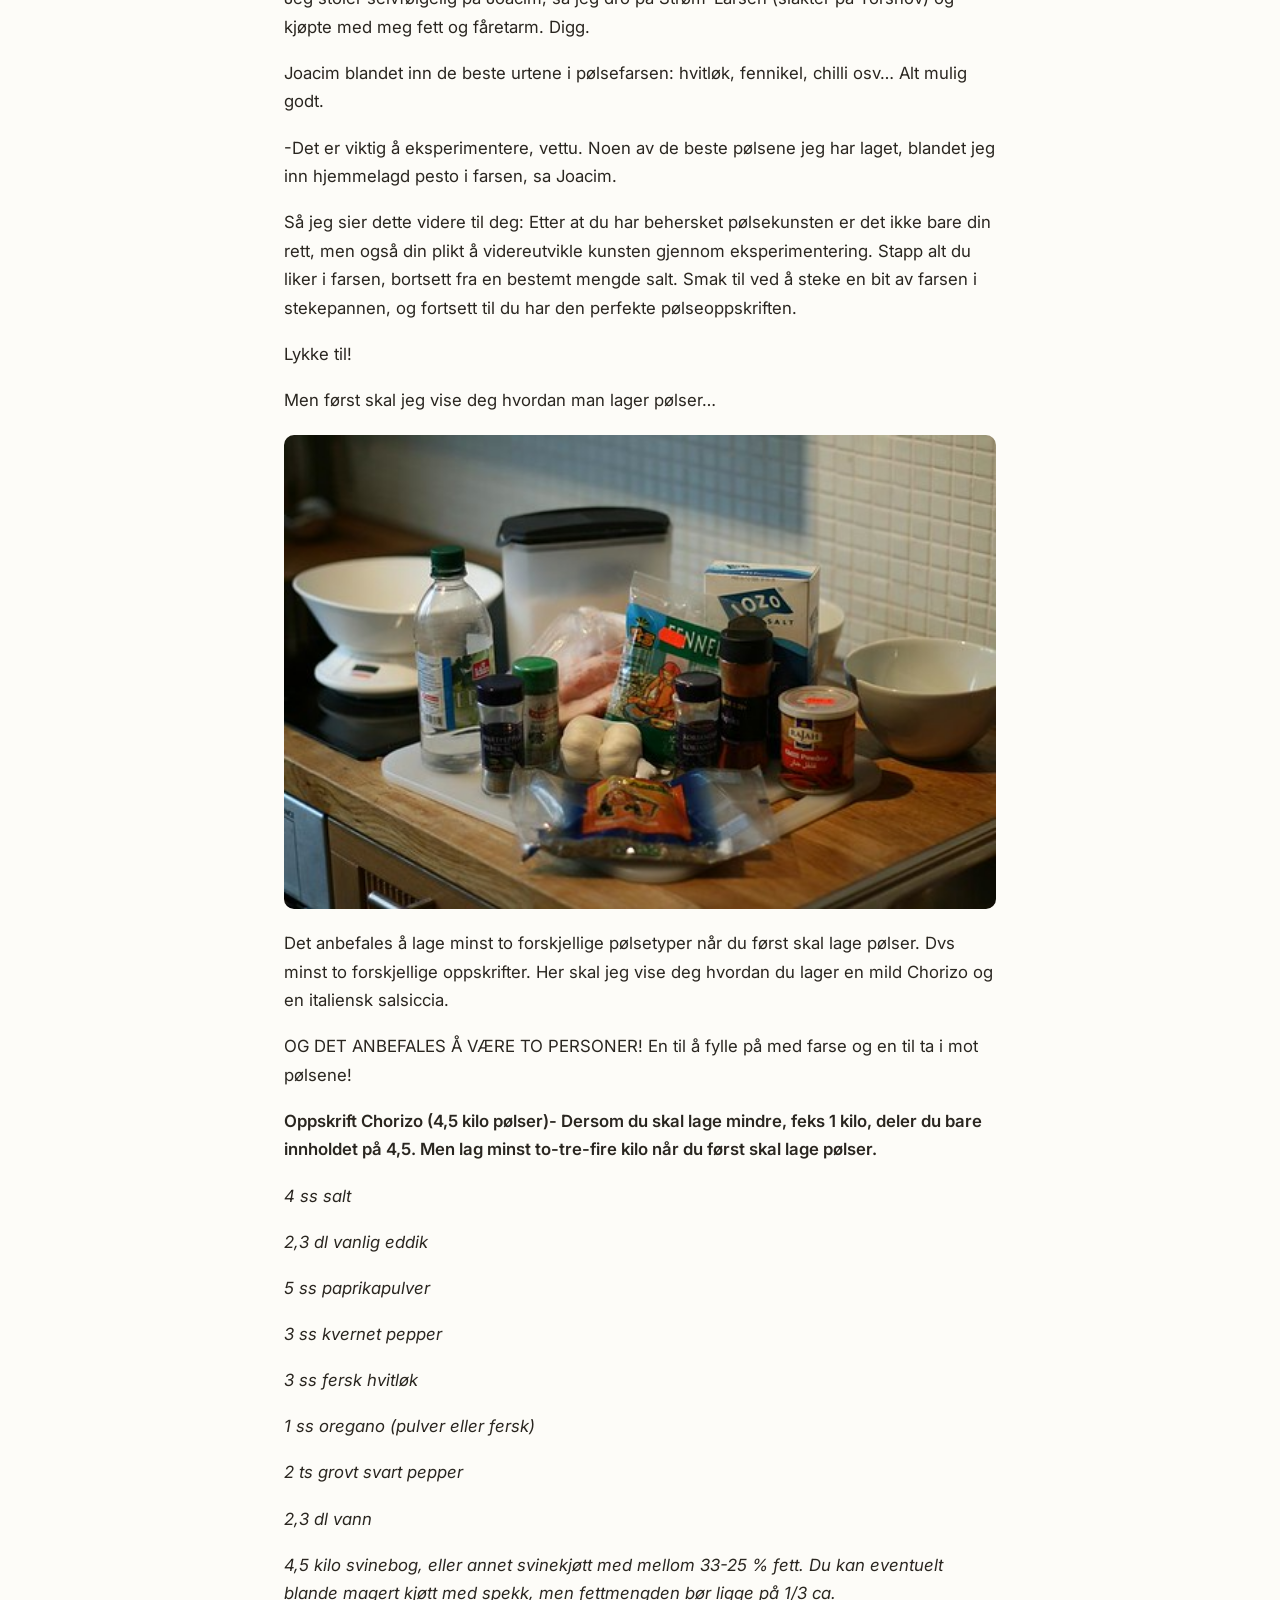
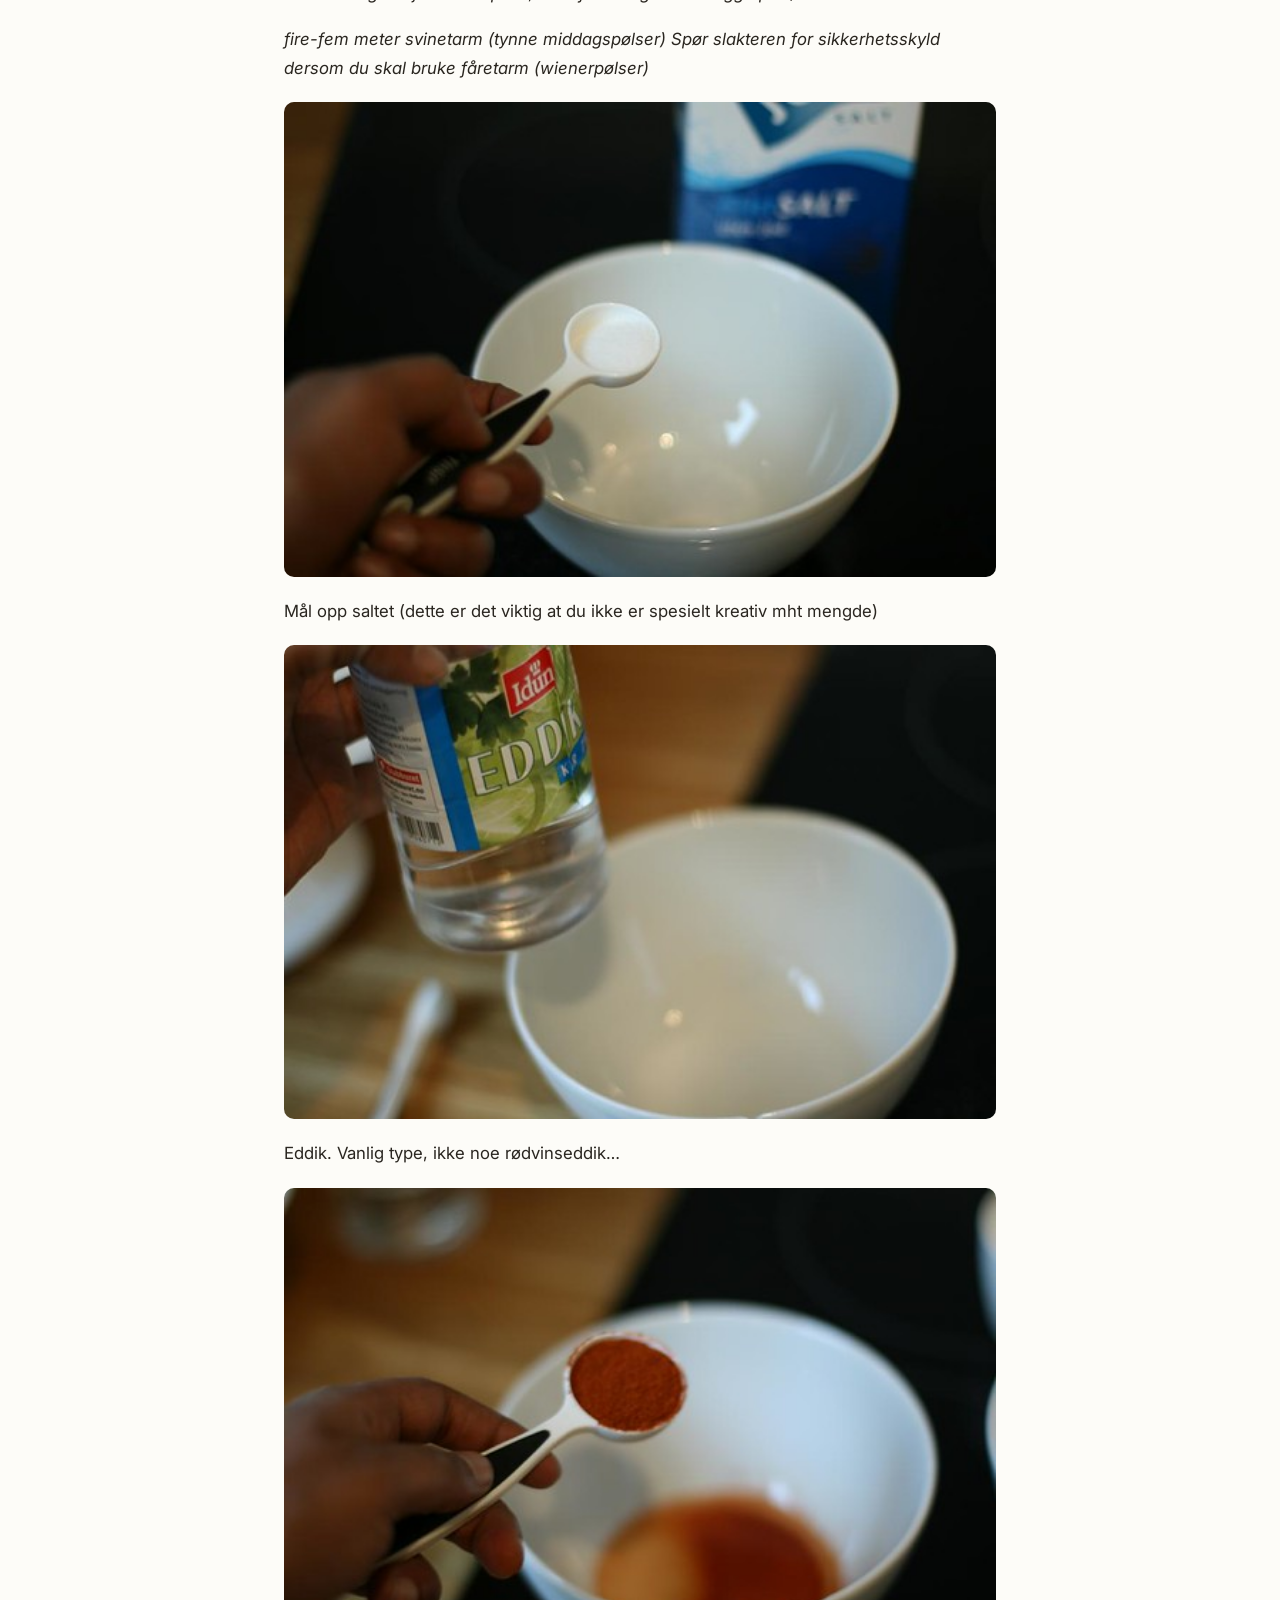
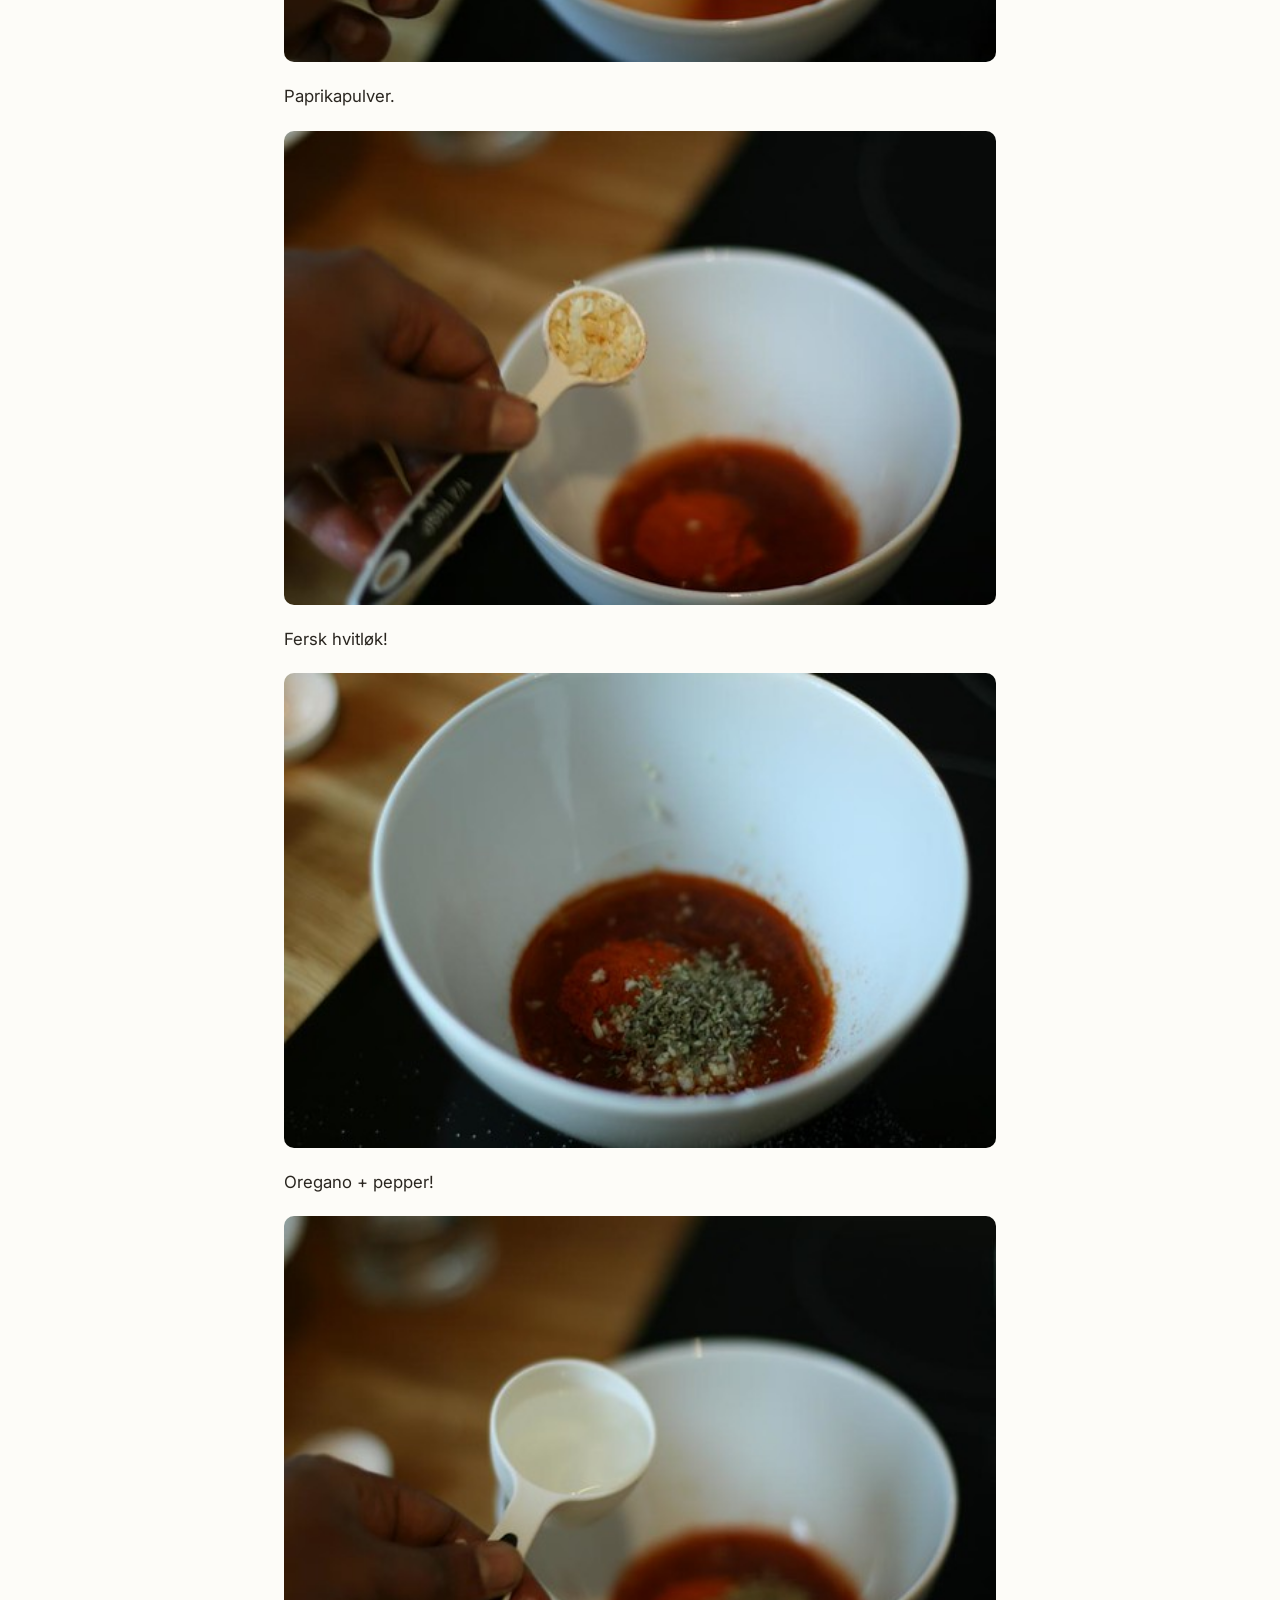
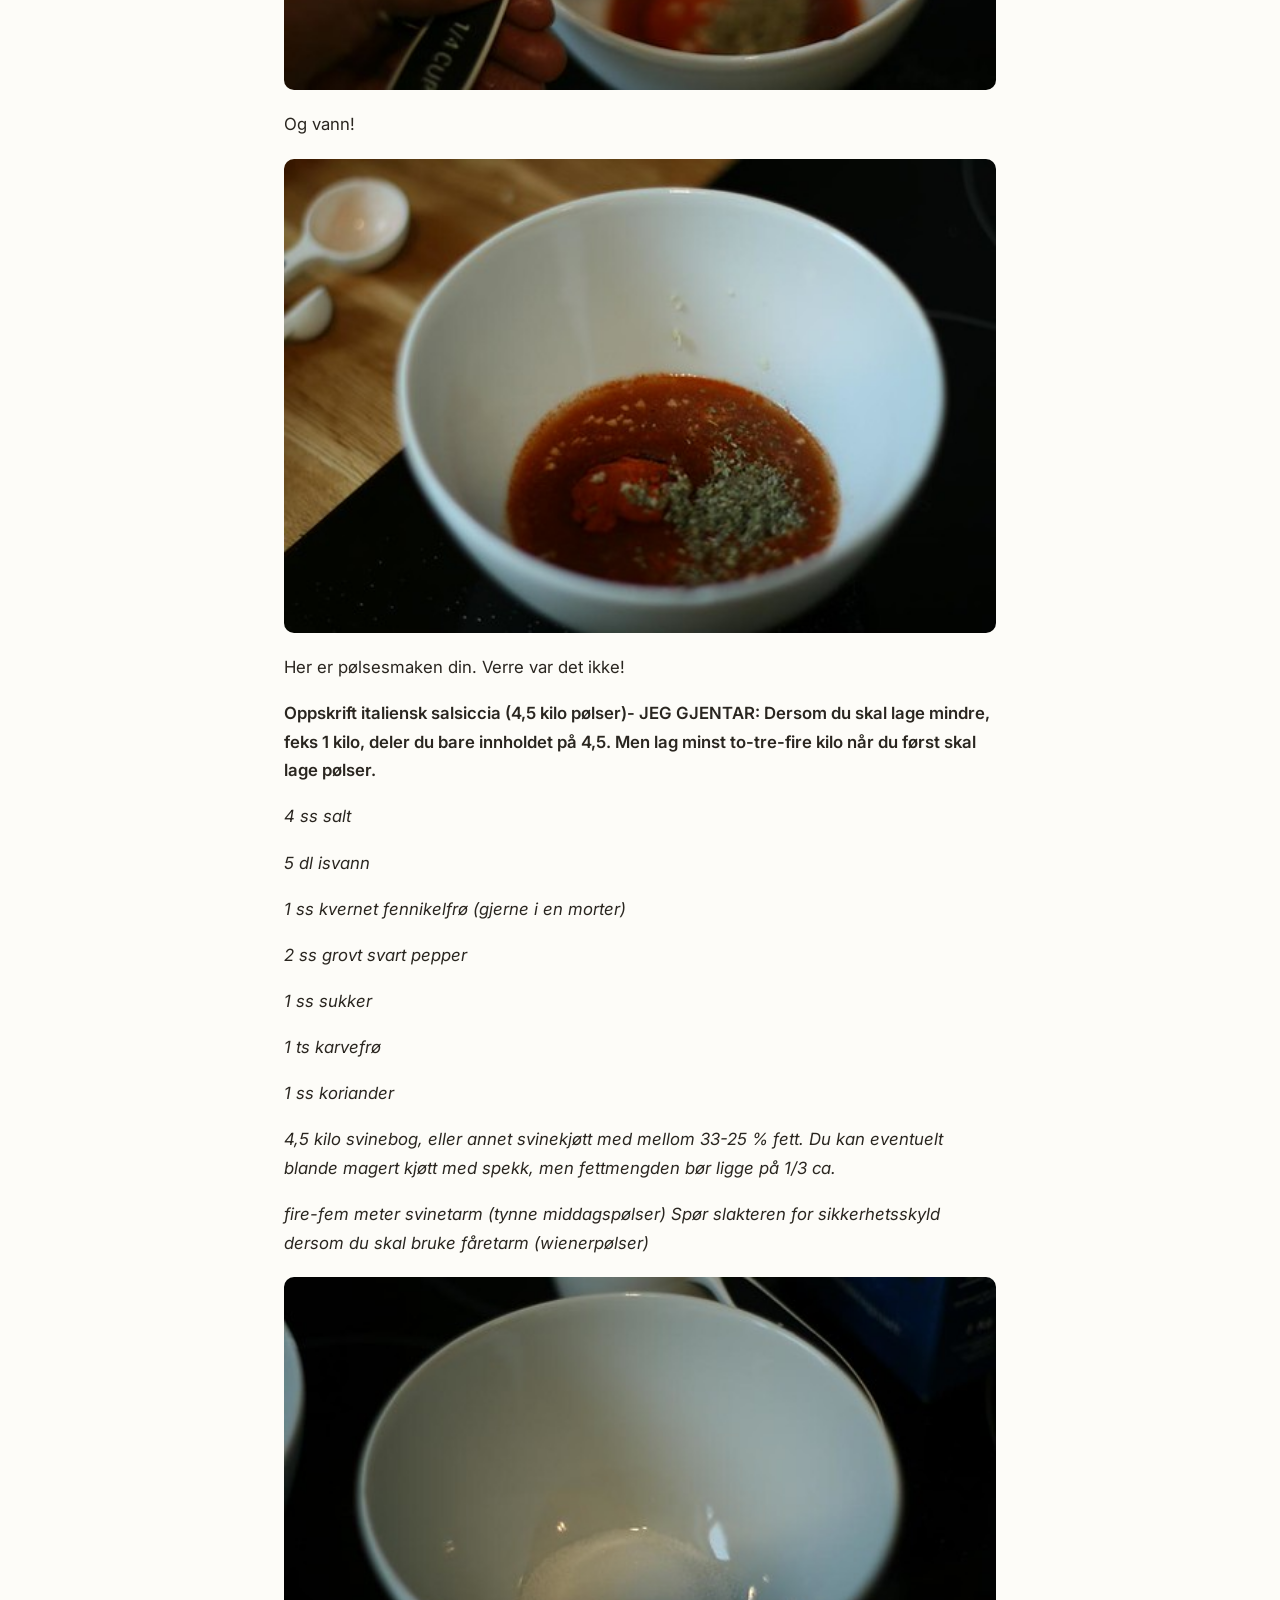
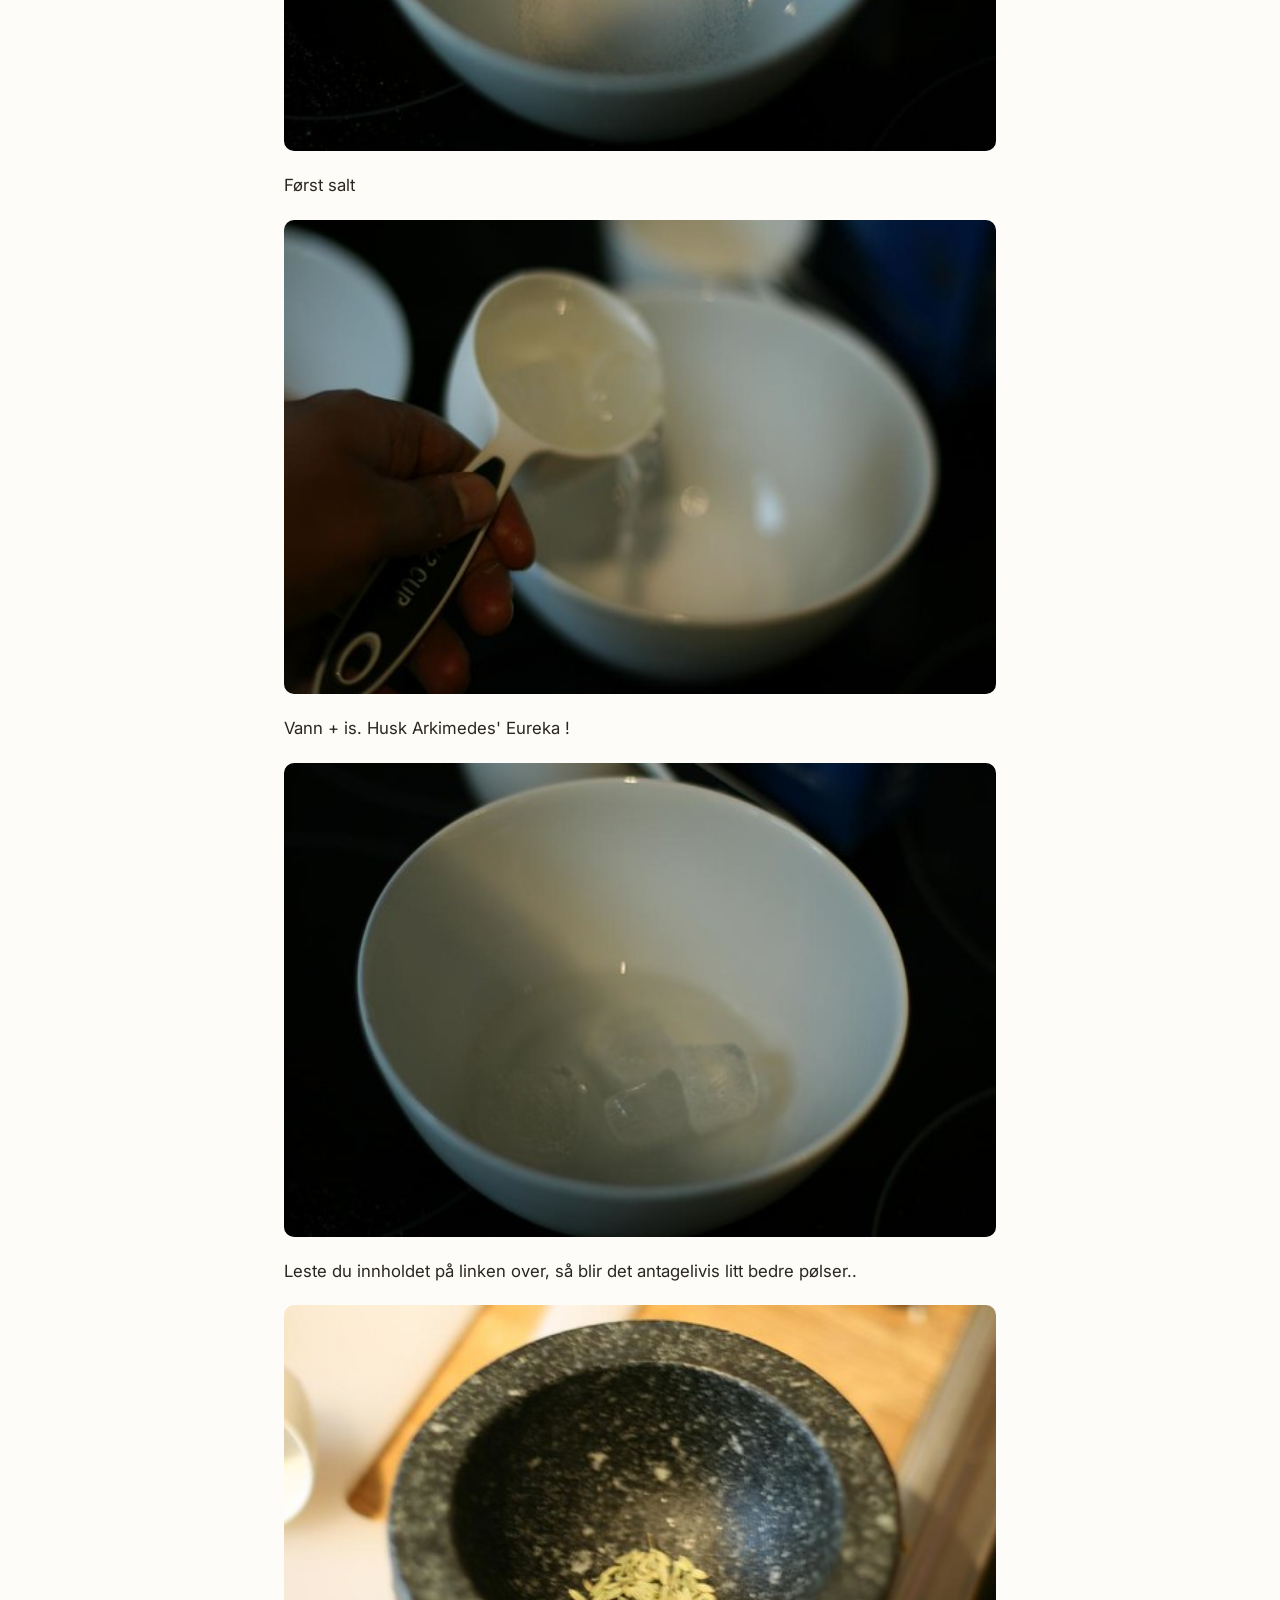
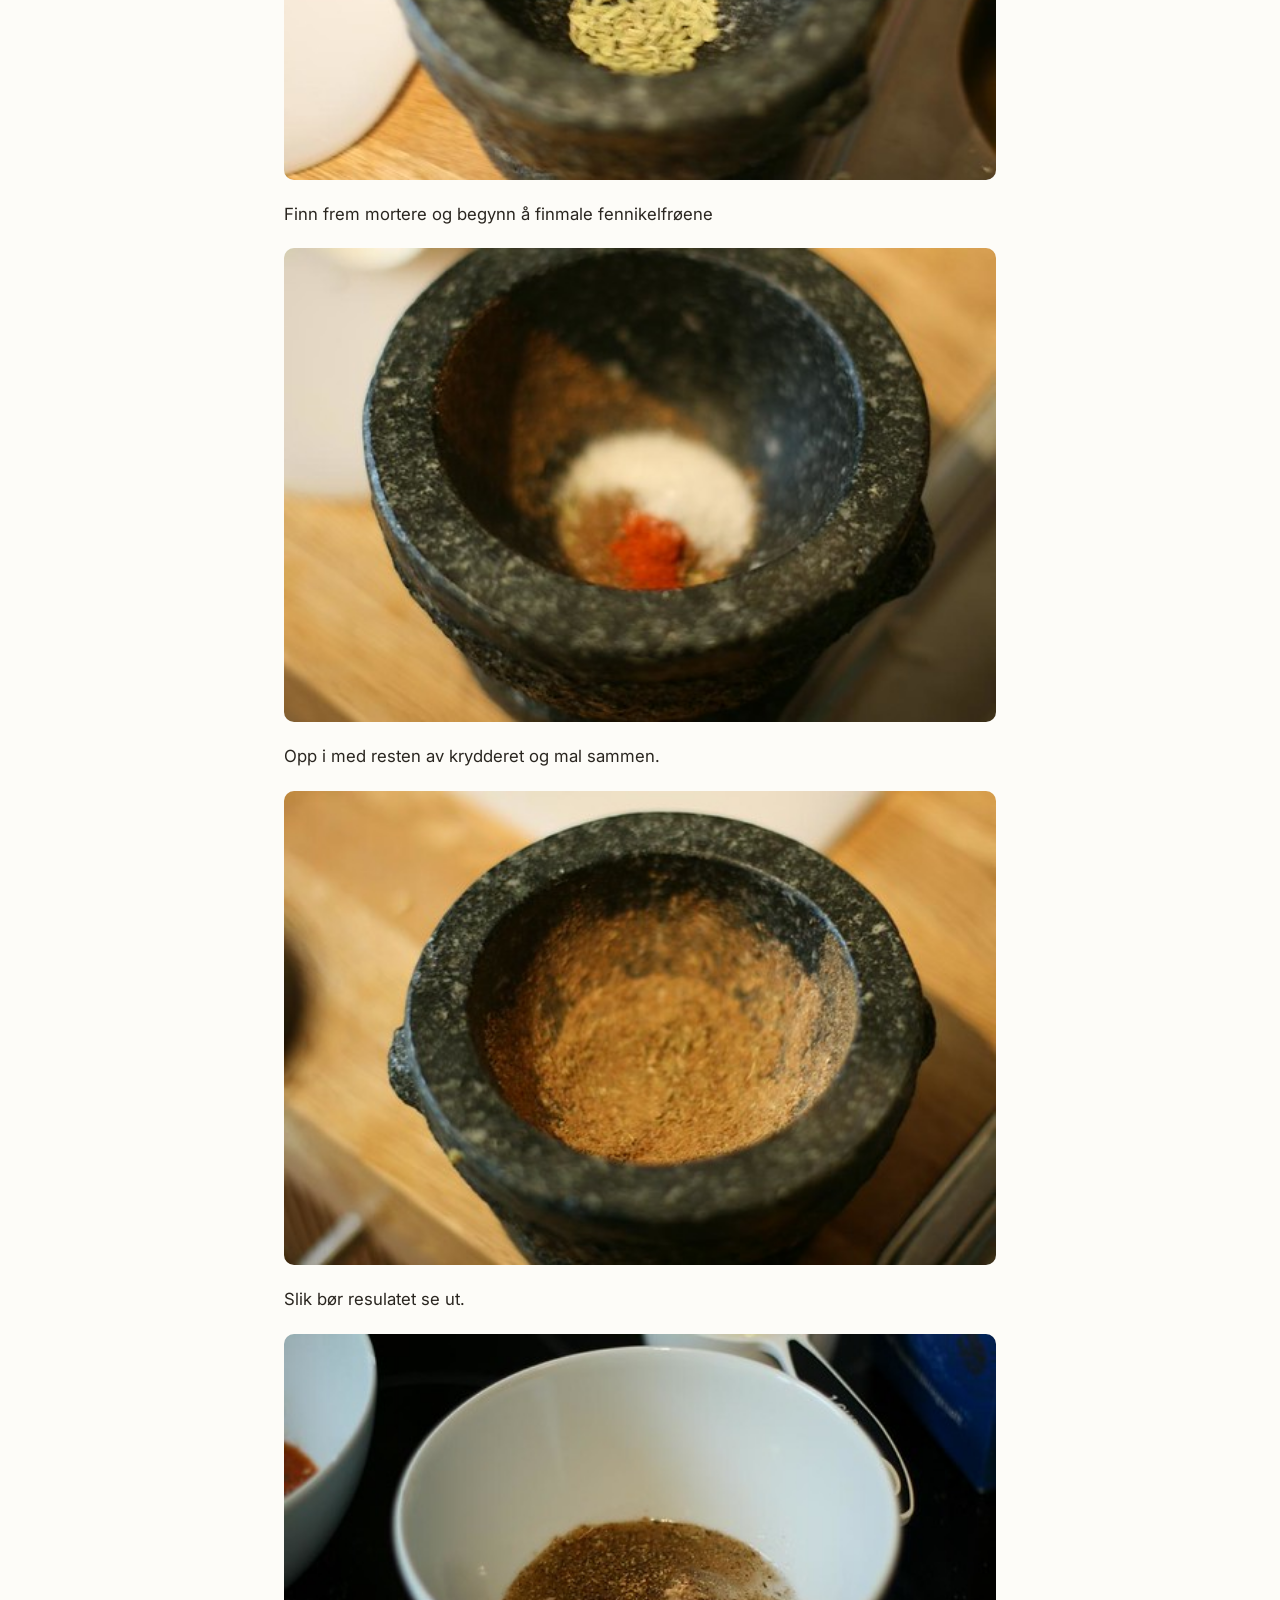
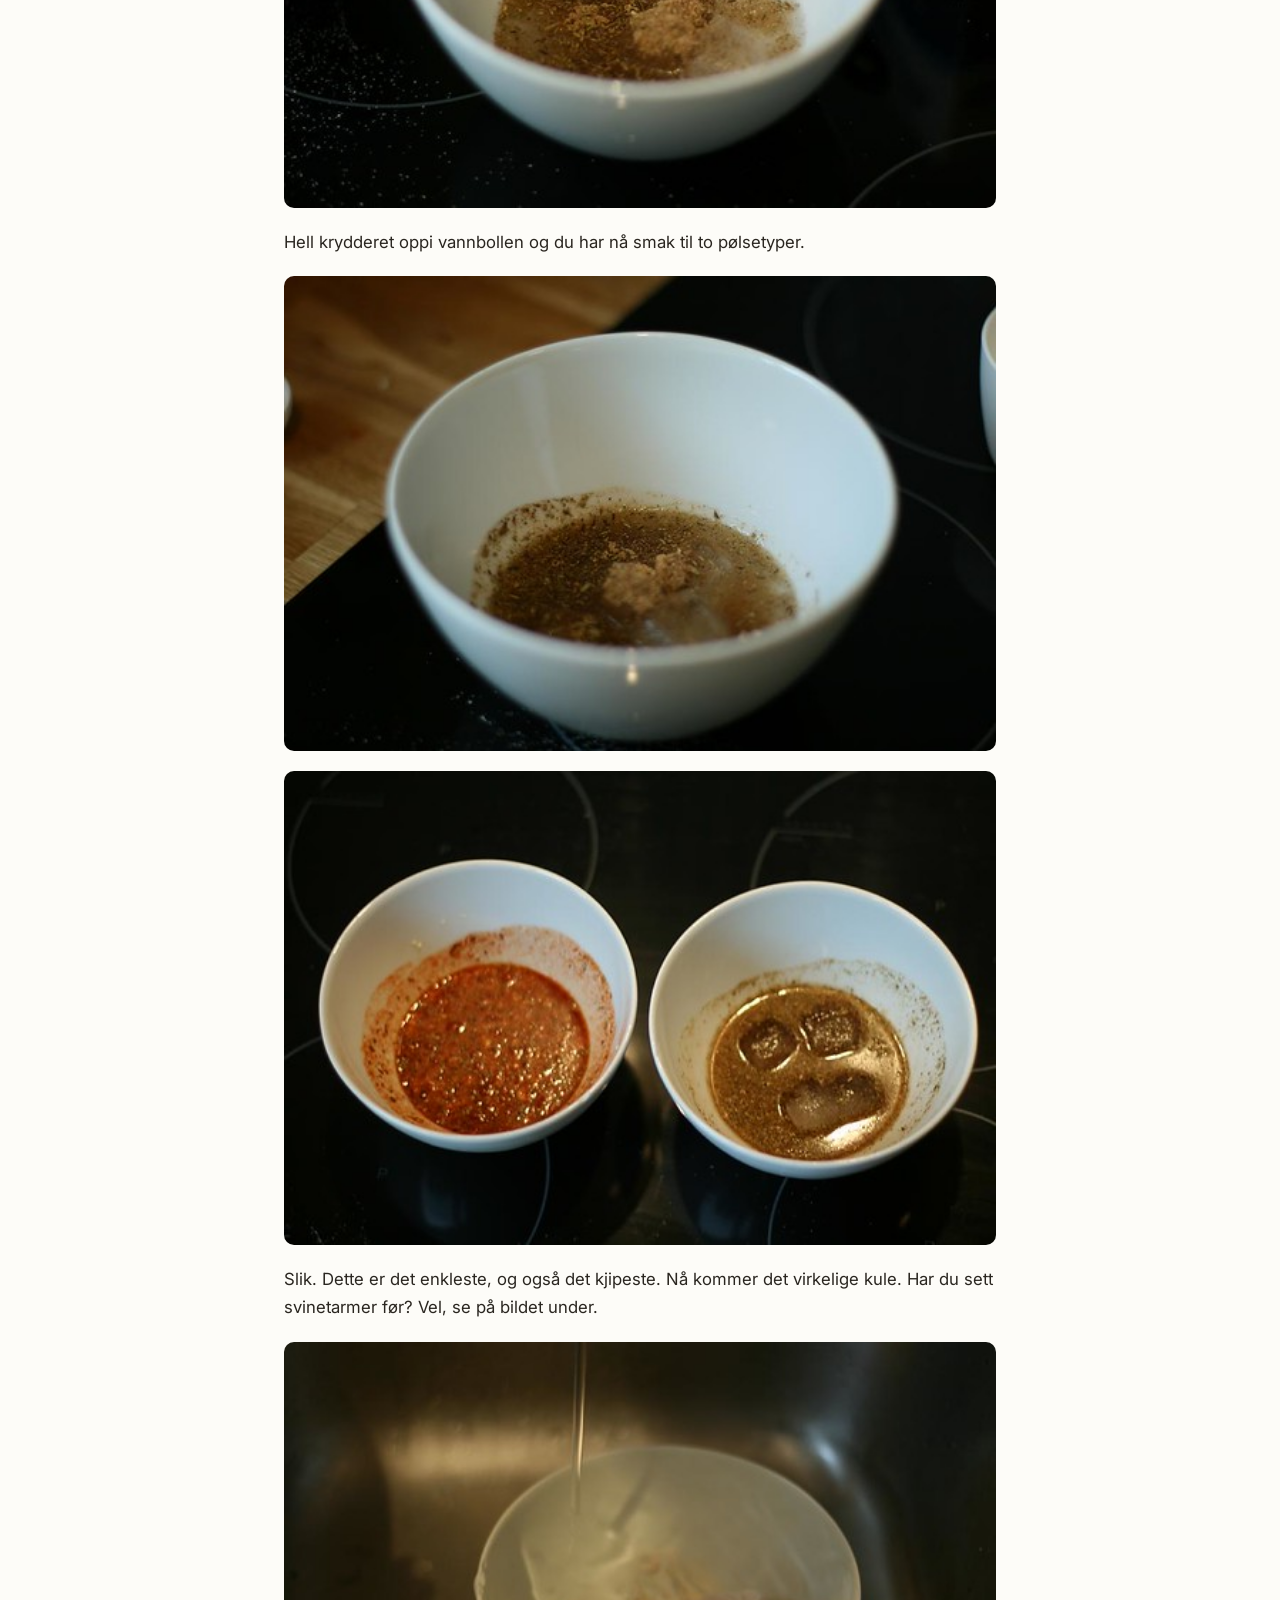
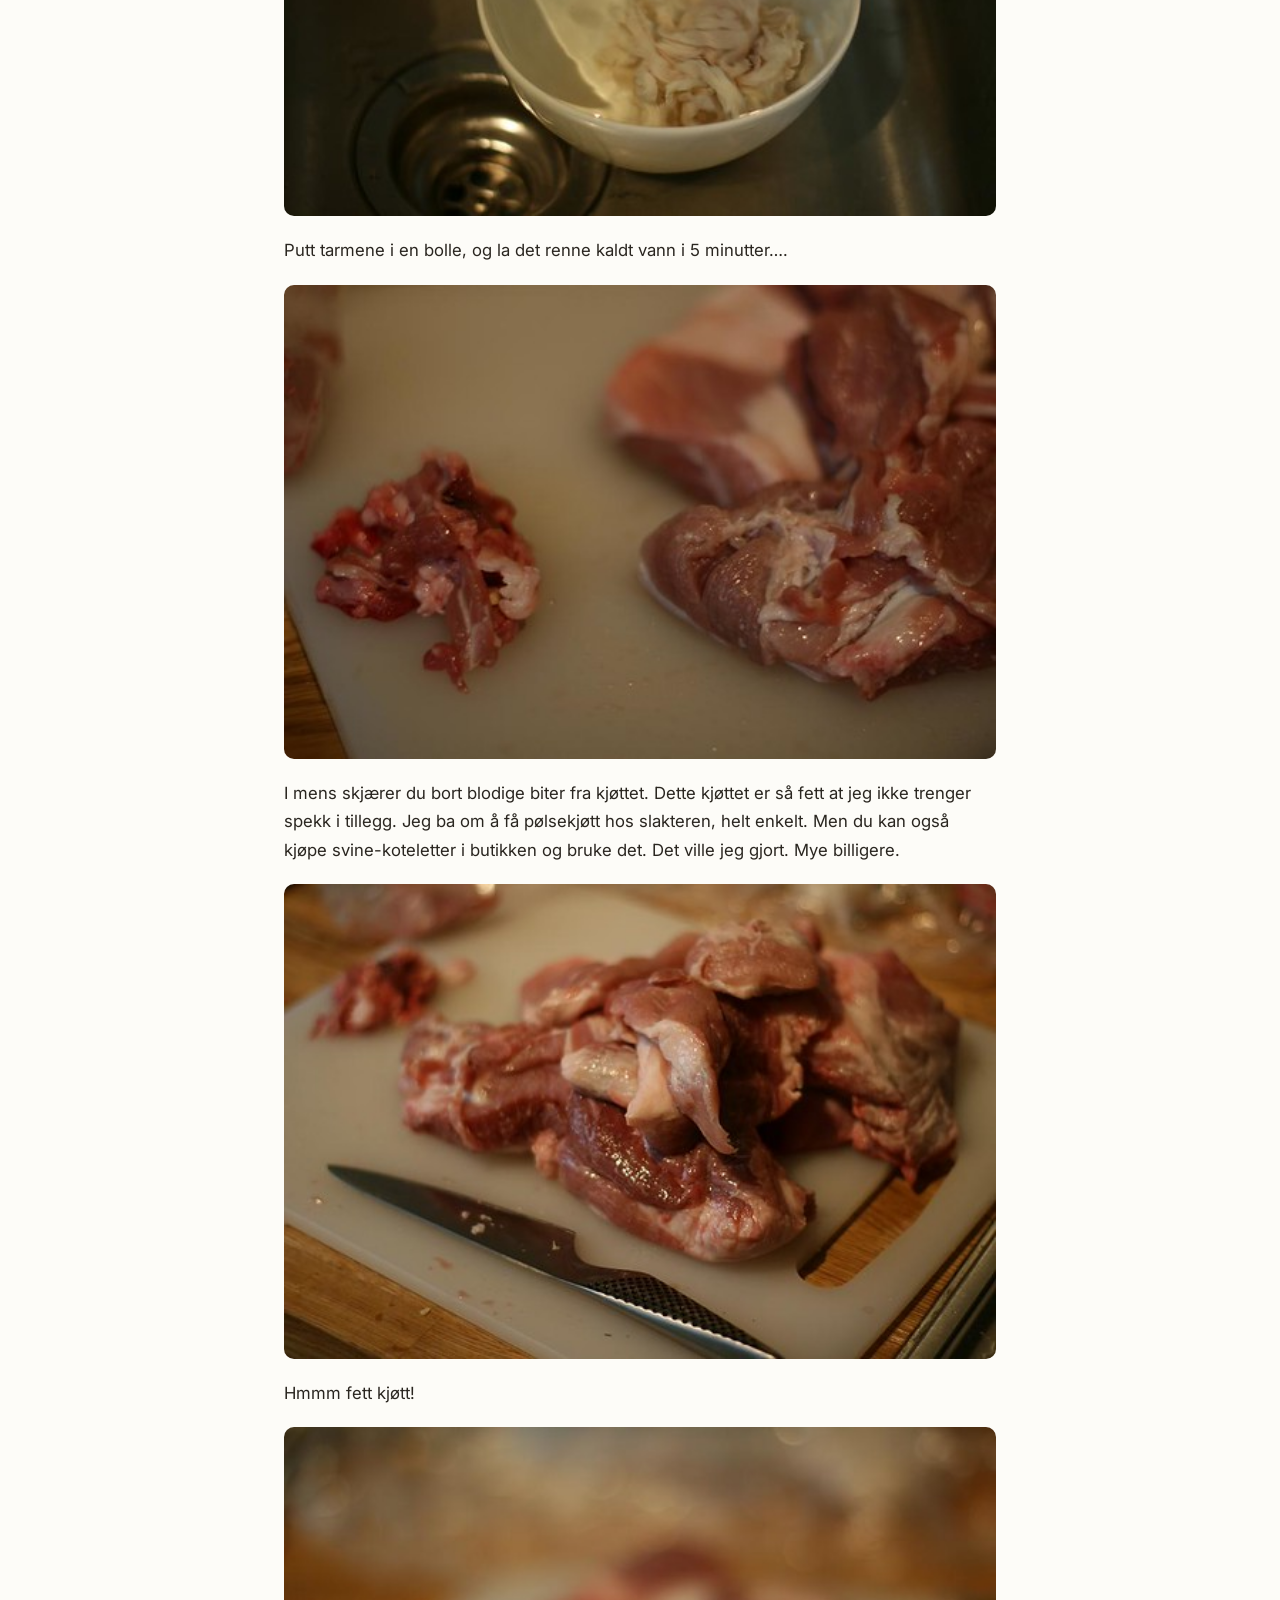
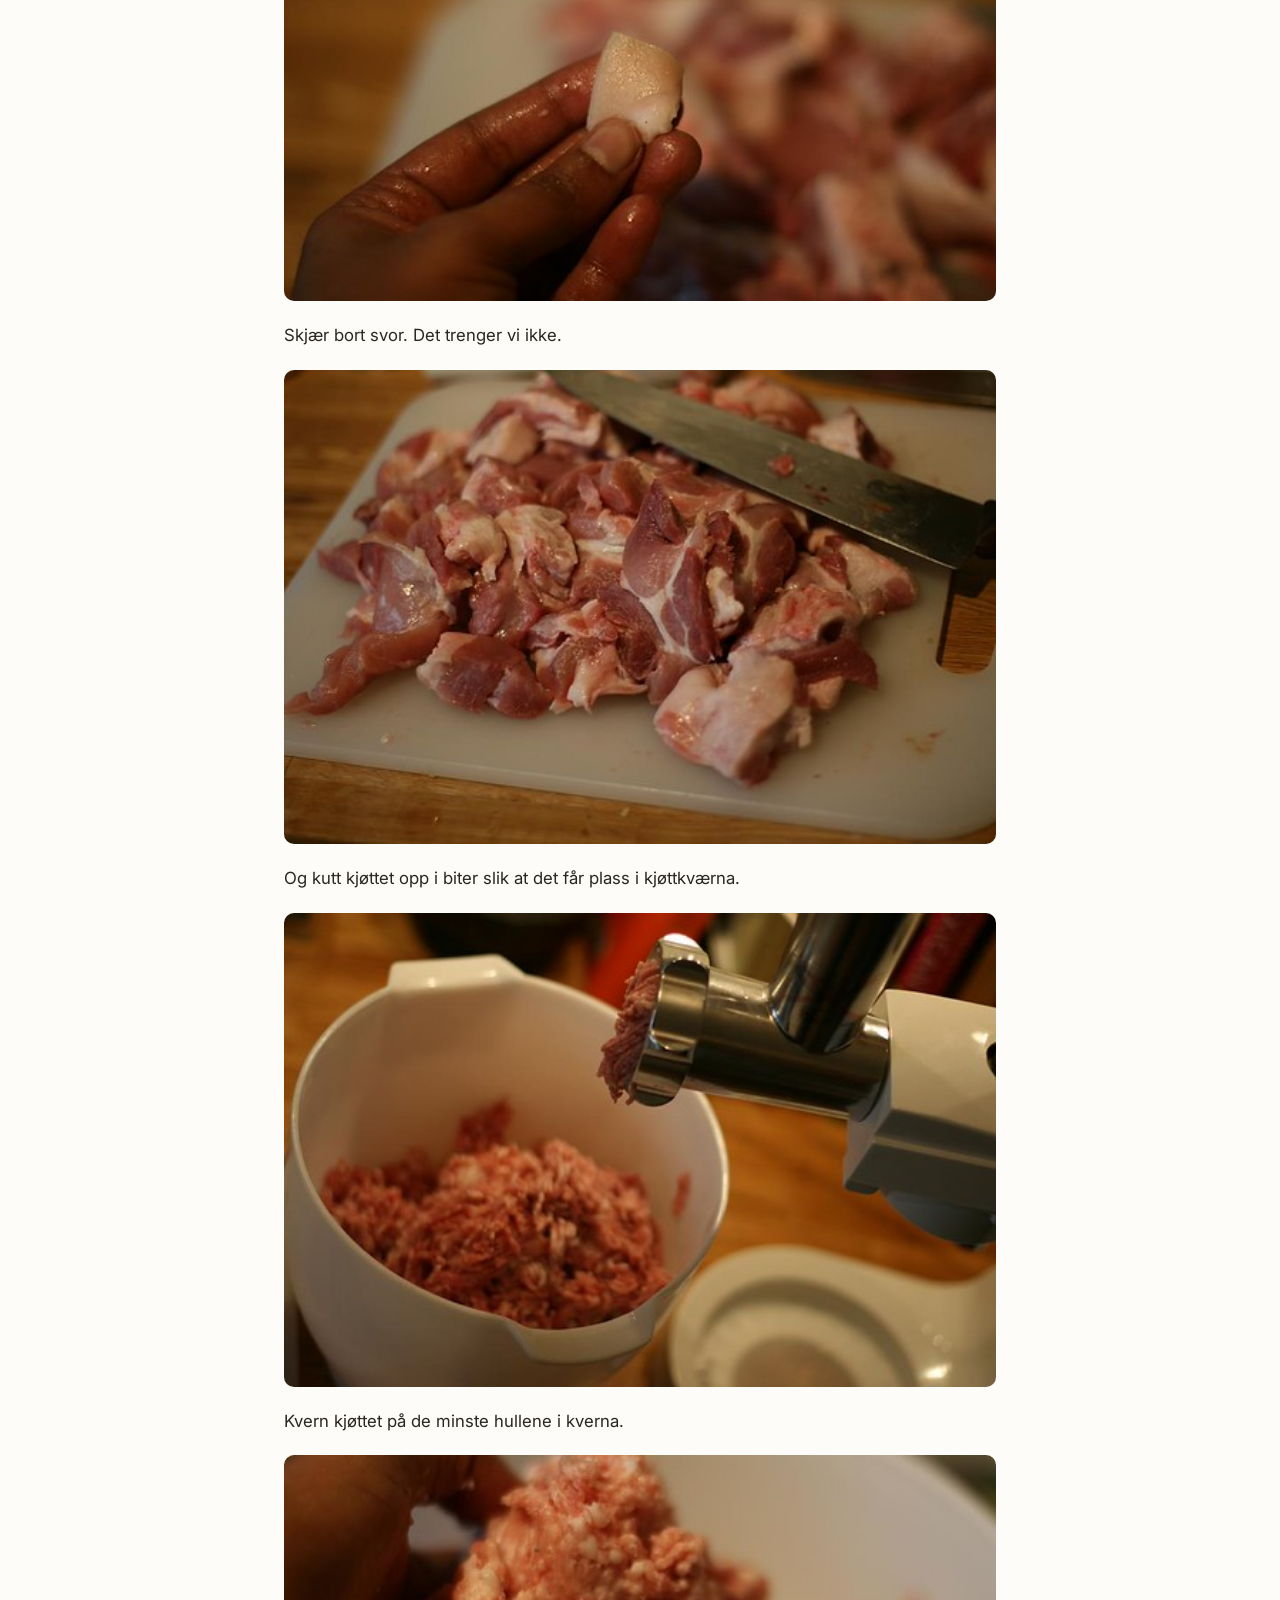
<file: oppskrifter/hjemmelagde-pølser-smaker-bedre-enn-kjøpte-her-er-en-oppskri.html>
<!DOCTYPE html>
<html lang="no">
<head>
  <meta charset="UTF-8">
  <meta name="viewport" content="width=device-width, initial-scale=1.0">
  <title>Hjemmelagde pølser smaker bedre enn kjøpte (her er en oppskrift) – DiggMat.com</title>
  <meta name="description" content="Min gode venn Joacim introduserte meg for hjemmelagde pølser en gang for to eller tre år siden. Jeg inviterte meg selv hjem til ham for å lære, og fikk pe…">
  <link rel="canonical" href="https://diggmat.com/oppskrifter/hjemmelagde-pølser-smaker-bedre-enn-kjøpte-her-er-en-oppskri.html">
  <!-- Open Graph -->
  <meta property="og:type" content="article">
  <meta property="og:title" content="Hjemmelagde pølser smaker bedre enn kjøpte (her er en oppskrift) – DiggMat.com">
  <meta property="og:description" content="Min gode venn Joacim introduserte meg for hjemmelagde pølser en gang for to eller tre år siden. Jeg inviterte meg selv hjem til ham for å lære, og fikk pe…">
  <meta property="og:site_name" content="DiggMat.com">
  <meta property="og:image" content="https://diggmat.com/images/flickr/3213578076_dacd8af0fc.jpg">
  <!-- Twitter Card -->
  <meta name="twitter:card" content="summary_large_image">
  <meta name="twitter:title" content="Hjemmelagde pølser smaker bedre enn kjøpte (her er en oppskrift) – DiggMat.com">
  <meta name="twitter:description" content="Min gode venn Joacim introduserte meg for hjemmelagde pølser en gang for to eller tre år siden. Jeg inviterte meg selv hjem til ham for å lære, og fikk pe…">
  <meta property="twitter:image" content="https://diggmat.com/images/flickr/3213578076_dacd8af0fc.jpg">
  <script type="application/ld+json">{"@context": "https://schema.org/", "@type": "Recipe", "name": "Hjemmelagde pølser smaker bedre enn kjøpte (her er en oppskrift)", "description": "Min gode venn Joacim introduserte meg for hjemmelagde pølser en gang for to eller tre år siden. Jeg inviterte meg selv hjem til ham for å lære, og fikk pe…", "datePublished": "2009-01-22", "author": {"@type": "Person", "name": "DiggMat"}, "publisher": {"@type": "Organization", "name": "DiggMat.com", "url": "https://diggmat.com"}, "url": "https://diggmat.com/oppskrifter/hjemmelagde-pølser-smaker-bedre-enn-kjøpte-her-er-en-oppskri.html", "image": ["https://diggmat.com/images/flickr/3213578076_dacd8af0fc.jpg"], "recipeIngredient": ["4 ss salt", "2,3 dl vanlig eddik", "5 ss paprikapulver", "3 ss kvernet pepper", "3 ss fersk hvitløk", "1 ss oregano (pulver eller fersk)", "2 ts grovt svart pepper", "2,3 dl vann", "4 ss salt", "5 dl isvann", "1 ss kvernet fennikelfrø (gjerne i en morter)", "2 ss grovt svart pepper", "1 ss sukker", "1 ts karvefrø", "1 ss koriander", "Tre den på! (det ser nesten litt pinlig ut det bildet der)"], "recipeCategory": "Middag", "keywords": "hjemmelagde pølser, pølser", "prepTime": "PT15M", "cookTime": "PT50M", "totalTime": "PT50M", "recipeCuisine": "Amerikansk", "recipeInstructions": [{"@type": "HowToStep", "text": "Min gode venn Joacim introduserte meg for hjemmelagde pølser en gang for to eller tre år siden. Jeg inviterte meg selv hjem til ham for å lære, og fikk pent beskjed om å ta med en kilo spekk og åtte meter fåretarmer."}, {"@type": "HowToStep", "text": "– Du vet, Lucas, at pølser må ha fett. Og selvom vi skal lage lammepølser, så er svinefett det beste pølsefettet. Fårefett smaker ikke spesielt godt, sa Joacim."}, {"@type": "HowToStep", "text": "Jeg stoler selvfølgelig på Joacim, så jeg dro på Strøm-Larsen (slakter på  Torshov) og kjøpte med meg fett og fåretarm. Digg."}, {"@type": "HowToStep", "text": "Joacim blandet inn de beste urtene i pølsefarsen: hvitløk, fennikel, chilli osv… Alt mulig godt."}, {"@type": "HowToStep", "text": "-Det er viktig å eksperimentere, vettu. Noen av de beste pølsene jeg har laget, blandet jeg inn hjemmelagd pesto i farsen, sa Joacim."}, {"@type": "HowToStep", "text": "Så jeg sier dette videre til deg: Etter at du har behersket pølsekunsten er det ikke bare din rett, men også din plikt å videreutvikle kunsten gjennom eksperimentering.  Stapp alt du liker i farsen, bortsett fra en bestemt mengde salt. Smak til ved å steke en bit av farsen i stekepannen, og fortsett til du har den perfekte pølseoppskriften."}, {"@type": "HowToStep", "text": "Men først skal jeg vise deg hvordan man lager pølser…"}, {"@type": "HowToStep", "text": "Det anbefales å lage minst to forskjellige pølsetyper når du først skal lage pølser. Dvs minst to forskjellige oppskrifter. Her skal jeg vise deg hvordan du lager en mild Chorizo og en italiensk salsiccia."}, {"@type": "HowToStep", "text": "OG DET ANBEFALES Å VÆRE TO PERSONER!  En til å fylle på med farse og en til ta i mot pølsene!"}, {"@type": "HowToStep", "text": "Oppskrift Chorizo (4,5 kilo pølser)- Dersom du skal lage mindre, feks 1 kilo, deler du bare innholdet på 4,5. Men lag minst to-tre-fire kilo når du først skal lage pølser."}, {"@type": "HowToStep", "text": "4,5 kilo svinebog, eller annet svinekjøtt med mellom 33-25 % fett.  Du kan eventuelt blande magert kjøtt med spekk, men fettmengden bør ligge på 1/3 ca."}, {"@type": "HowToStep", "text": "fire-fem meter svinetarm (tynne middagspølser) Spør slakteren for sikkerhetsskyld dersom du skal bruke fåretarm (wienerpølser)"}, {"@type": "HowToStep", "text": "Mål opp saltet (dette er det viktig at du ikke er spesielt kreativ mht mengde)"}, {"@type": "HowToStep", "text": "Eddik. Vanlig type, ikke noe rødvinseddik…"}, {"@type": "HowToStep", "text": "Her er pølsesmaken din. Verre var det ikke!"}, {"@type": "HowToStep", "text": "Oppskrift italiensk salsiccia (4,5 kilo pølser)- JEG GJENTAR: Dersom du skal lage mindre, feks 1 kilo, deler du bare innholdet på 4,5. Men lag minst to-tre-fire kilo når du først skal lage pølser."}, {"@type": "HowToStep", "text": "4,5 kilo svinebog, eller annet svinekjøtt med mellom 33-25 % fett.  Du kan eventuelt blande magert kjøtt med spekk, men fettmengden bør ligge på 1/3 ca."}, {"@type": "HowToStep", "text": "fire-fem meter svinetarm (tynne middagspølser) Spør slakteren for sikkerhetsskyld dersom du skal bruke fåretarm (wienerpølser)"}, {"@type": "HowToStep", "text": "Vann + is. Husk Arkimedes' Eureka !"}, {"@type": "HowToStep", "text": "Leste du innholdet på linken over, så blir det antagelivis litt bedre pølser.."}, {"@type": "HowToStep", "text": "Finn frem mortere og begynn å finmale fennikelfrøene"}, {"@type": "HowToStep", "text": "Opp i med resten av krydderet og mal sammen."}, {"@type": "HowToStep", "text": "Slik bør resulatet se ut."}, {"@type": "HowToStep", "text": "Hell krydderet oppi vannbollen og du har nå smak til to pølsetyper."}, {"@type": "HowToStep", "text": "Slik. Dette er det enkleste, og også det kjipeste. Nå kommer det virkelige kule. Har du sett svinetarmer før? Vel, se på bildet under."}, {"@type": "HowToStep", "text": "Putt tarmene i en bolle, og la det renne kaldt vann i 5 minutter…."}, {"@type": "HowToStep", "text": "I mens skjærer du bort blodige biter fra kjøttet. Dette kjøttet er så fett at jeg ikke trenger spekk i tillegg. Jeg ba om å få pølsekjøtt hos slakteren, helt enkelt. Men du kan også kjøpe svine-koteletter i butikken og bruke det. Det ville jeg gjort. Mye billigere."}, {"@type": "HowToStep", "text": "Skjær bort svor. Det trenger vi ikke."}, {"@type": "HowToStep", "text": "Og kutt kjøttet opp i biter slik at det får plass i kjøttkværna."}, {"@type": "HowToStep", "text": "Kvern kjøttet på de minste hullene i kverna."}, {"@type": "HowToStep", "text": "Pølsefarsen er veldig fet og god, nesten som medisterfarse."}, {"@type": "HowToStep", "text": "Mål opp riktig kjøttmengde i forhold til krydderblandingene."}, {"@type": "HowToStep", "text": "Hell i blandingen (dette er faktisk den italienske pølsa, men herfra og ut er det samme fremgangsmåte)."}, {"@type": "HowToStep", "text": "Bland godt med hendene i minst 4 minutter."}, {"@type": "HowToStep", "text": "Ta en liten farsebit og stek den i en kasserolle eller på en stekepanne. Smak. Liker du den, fortsetter du. Liker du den ikke, legger du til det du mener mangler, og fortsetter å smake til du er fornøyd."}, {"@type": "HowToStep", "text": "Fest på pølsehornet på kverna, og kjør ut farsen for å se om det funker. JA, det funker i dette tilfellet, så nå er det tid for å finne frem tarmene."}, {"@type": "HowToStep", "text": "Tarmene må holdes fuktige hele tiden. Og før du fester dem på pølsehornet er det viktig at de er rengjort ordentlig. Tre den ene enden av tarmen på springen og kjør vann gjennom et par ganger. Vær forsiktig."}, {"@type": "HowToStep", "text": "Ok, så kan du tre den på. Heldigvis har pølsehornet minimal sjanse for å bli slapp underveis, så dette er faktisk ikke så vanskelig. Det er VELDIG VIKTIG å fukte pølsehornet ordentlig, og fukte underveis. Det bør hele tiden være veldig vått der tarmene er. VELDIG VELDIG VÅTT!"}, {"@type": "HowToStep", "text": "Og fortsett å tre på ……"}, {"@type": "HowToStep", "text": "Lag en knute på enden, sett i gang maskinen, og hjelp til med å løsne fremover på tarmen mens kjøttet fyller tarmen…"}, {"@type": "HowToStep", "text": "(Beklager at jeg ikke har noen bilder her… vanskelig å ta bilde samtidig som jeg lager pølser)"}, {"@type": "HowToStep", "text": "Men dette skjer….tarmen fylles opp av kjøtt og blir til en lang ålete pølse."}, {"@type": "HowToStep", "text": "Når du er ferdig med å fylle kjøtt et, klemmer du sammen med tommel og pekefinger på det stedet pølsen skal ha sitt skjøte. Hver 20-25 cm."}, {"@type": "HowToStep", "text": "Slik vil det se ut etterhvert…"}, {"@type": "HowToStep", "text": "enda mer deilige pølser.."}, {"@type": "HowToStep", "text": "Stek pølsene i panne til de blir brune (på lavt-medium)… Deretter kan du helle litt kraft, hvis du har, i pannen, og på med et lokk, og la dem dampes i 20-30 min… Eller bare spise dem ferdigstekt."}, {"@type": "HowToStep", "text": "Eller du kan bake dem i ovnen i 45 minutter på 190 grader."}, {"@type": "HowToStep", "text": "Husk å sjekke om de er ordentlig gjennomstekt før du spiser."}, {"@type": "HowToStep", "text": "Lager du Wienerpølser med fåretarmer (mye tynnere), kan du la dem trekke i nykokt vann med laurbærblad og buljong i 15 minutter. Deretter kan de stekes eller trekkes på nytt dersom du fryser dem ned."}, {"@type": "HowToStep", "text": "Lykke til! Håper pølsene smaker. Det gjorde i hvertfall disse."}, {"@type": "HowToStep", "text": "PS: Legg igjen epost-adressen din under, så sender jeg den en mail når jeg legger ut neste oppskrift."}]}</script>
  <link rel="stylesheet" href="../style.css?v=4">
</head>
<body>
  <header class="site-header">
    <a href="/" class="site-logo">DiggMat<span>.com</span></a>
    <p class="site-tagline">En blogg om god mat</p>
  </header>
  
<div class="recipe-page">
  <nav class="breadcrumb"><a href="../index.html">← Alle oppskrifter</a></nav>
  <div class="recipe-hero"><img src="../images/flickr/3213578076_dacd8af0fc.jpg" alt="Hjemmelagde pølser smaker bedre enn kjøpte (her er en oppskrift)" loading="eager"></div>
  <h1 class="recipe-title">Hjemmelagde pølser smaker bedre enn kjøpte (her er en oppskrift)</h1>
  <div class="recipe-meta-bar">
    <span class="meta-date">22. januar 2009</span>
    <span class="meta-chip">Middag</span><span class="meta-chip">Oppskrifter</span>
  </div>
  <div class="recipe-content">
    <figure class="step-img"><img src="../images/flickr/3213578076_dacd8af0fc.jpg" alt="Pølser sausages diggmat.com" loading="lazy"></figure>
<p>Min gode venn Joacim introduserte meg for hjemmelagde pølser en gang for to eller tre år siden. Jeg inviterte meg selv hjem til ham for å lære, og fikk pent beskjed om å ta med en kilo spekk og åtte meter fåretarmer.</p>
<p>– Du vet, Lucas, at pølser må ha fett. Og selvom vi skal lage lammepølser, så er svinefett det beste pølsefettet. Fårefett smaker ikke spesielt godt, sa Joacim.</p>
<p>Jeg stoler selvfølgelig på Joacim, så jeg dro på Strøm-Larsen (slakter på  Torshov) og kjøpte med meg fett og fåretarm. Digg.</p>
<p>Joacim blandet inn de beste urtene i pølsefarsen: hvitløk, fennikel, chilli osv… Alt mulig godt.</p>
<p>-Det er viktig å eksperimentere, vettu. Noen av de beste pølsene jeg har laget, blandet jeg inn hjemmelagd pesto i farsen, sa Joacim.</p>
<p>Så jeg sier dette videre til deg: Etter at du har behersket pølsekunsten er det ikke bare din rett, men også din plikt å videreutvikle kunsten gjennom eksperimentering.  Stapp alt du liker i farsen, bortsett fra en bestemt mengde salt. Smak til ved å steke en bit av farsen i stekepannen, og fortsett til du har den perfekte pølseoppskriften.</p>
<p>Lykke til!</p>
<p>Men først skal jeg vise deg hvordan man lager pølser…</p>
<figure class="step-img"><img src="../images/flickr/3213573710_cb94f4a494.jpg" alt="Pølser sausages diggmat.com" loading="lazy"></figure>
<p>Det anbefales å lage minst to forskjellige pølsetyper når du først skal lage pølser. Dvs minst to forskjellige oppskrifter. Her skal jeg vise deg hvordan du lager en mild Chorizo og en italiensk salsiccia.</p>
<p>OG DET ANBEFALES Å VÆRE TO PERSONER!  En til å fylle på med farse og en til ta i mot pølsene!</p>
<p><strong>Oppskrift Chorizo (4,5 kilo pølser)- Dersom du skal lage mindre, feks 1 kilo, deler du bare innholdet på 4,5. Men lag minst to-tre-fire kilo når du først skal lage pølser.</strong></p>
<p><em>4 ss salt</em></p>
<p><em>2,3 dl vanlig eddik</em></p>
<p><em>5 ss paprikapulver</em></p>
<p><em>3 ss kvernet pepper</em></p>
<p><em>3 ss fersk hvitløk</em></p>
<p><em>1 ss oregano (pulver eller fersk)</em></p>
<p><em>2 ts grovt svart pepper</em></p>
<p><em>2,3 dl vann</em></p>
<p><em>4,5 kilo svinebog, eller annet svinekjøtt med mellom 33-25 % fett.  Du kan eventuelt blande magert kjøtt med spekk, men fettmengden bør ligge på 1/3 ca.</em></p>
<p><em>fire-fem meter svinetarm (tynne middagspølser) Spør slakteren for sikkerhetsskyld dersom du skal bruke fåretarm (wienerpølser)</em></p>
<figure class="step-img"><img src="../images/flickr/3213573752_ac4fc3dbb1.jpg" alt="Pølser sausages diggmat.com" loading="lazy"></figure>
<p>Mål opp saltet (dette er det viktig at du ikke er spesielt kreativ mht mengde)</p>
<figure class="step-img"><img src="../images/flickr/3212726335_2ca6a38541.jpg" alt="Pølser sausages diggmat.com" loading="lazy"></figure>
<p>Eddik. Vanlig type, ikke noe rødvinseddik…</p>
<figure class="step-img"><img src="../images/flickr/3212726401_d619e2cde1.jpg" alt="Pølser sausages diggmat.com" loading="lazy"></figure>
<p>Paprikapulver.</p>
<figure class="step-img"><img src="../images/flickr/3213574010_d080f3f057.jpg" alt="Pølser sausages diggmat.com" loading="lazy"></figure>
<p>Fersk hvitløk!</p>
<figure class="step-img"><img src="../images/flickr/3212726547_61ec0799be.jpg" alt="Pølser sausages diggmat.com" loading="lazy"></figure>
<p>Oregano + pepper!</p>
<figure class="step-img"><img src="../images/flickr/3212726605_833fa76dc2.jpg" alt="Pølser sausages diggmat.com" loading="lazy"></figure>
<p>Og vann!</p>
<figure class="step-img"><img src="../images/flickr/3213574174_52f6b5c116.jpg" alt="Pølser sausages diggmat.com" loading="lazy"></figure>
<p>Her er pølsesmaken din. Verre var det ikke!</p>
<p><strong>Oppskrift italiensk salsiccia (4,5 kilo pølser)- JEG GJENTAR: Dersom du skal lage mindre, feks 1 kilo, deler du bare innholdet på 4,5. Men lag minst to-tre-fire kilo når du først skal lage pølser.</strong></p>
<p><em>4 ss salt</em></p>
<p><em>5 dl isvann</em></p>
<p><em>1 ss kvernet fennikelfrø (gjerne i en morter)</em></p>
<p><em>2 ss grovt svart pepper</em></p>
<p><em>1 ss sukker</em></p>
<p><em>1 ts karvefrø</em></p>
<p><em>1 ss koriander</em></p>
<p><em>4,5 kilo svinebog, eller annet svinekjøtt med mellom 33-25 % fett.  Du kan eventuelt blande magert kjøtt med spekk, men fettmengden bør ligge på 1/3 ca.</em></p>
<p><em>fire-fem meter svinetarm (tynne middagspølser) Spør slakteren for sikkerhetsskyld dersom du skal bruke fåretarm (wienerpølser)</em></p>
<figure class="step-img"><img src="../images/flickr/3213574252_ee7b349228.jpg" alt="Pølser sausages diggmat.com" loading="lazy"></figure>
<p>Først salt</p>
<figure class="step-img"><img src="../images/flickr/3213574308_cee58f271b.jpg" alt="Pølser sausages diggmat.com" loading="lazy"></figure>
<p>Vann + is. Husk Arkimedes' Eureka !</p>
<figure class="step-img"><img src="../images/flickr/3212726833_f3a729acf0.jpg" alt="Pølser sausages diggmat.com" loading="lazy"></figure>
<p>Leste du innholdet på linken over, så blir det antagelivis litt bedre pølser..</p>
<figure class="step-img"><img src="../images/flickr/3212726973_cc1bc3bb7f.jpg" alt="Pølser sausages diggmat.com" loading="lazy"></figure>
<p>Finn frem mortere og begynn å finmale fennikelfrøene</p>
<figure class="step-img"><img src="../images/flickr/3213574620_cf91d29417.jpg" alt="Pølser sausages diggmat.com" loading="lazy"></figure>
<p>Opp i med resten av krydderet og mal sammen.</p>
<figure class="step-img"><img src="../images/flickr/3213574724_9550657281.jpg" alt="Pølser sausages diggmat.com" loading="lazy"></figure>
<p>Slik bør resulatet se ut.</p>
<figure class="step-img"><img src="../images/flickr/3212727149_d112df0848.jpg" alt="Pølser sausages diggmat.com" loading="lazy"></figure>
<p>Hell krydderet oppi vannbollen og du har nå smak til to pølsetyper.</p>
<figure class="step-img"><img src="../images/flickr/3213574850_dd2c2abb1d.jpg" alt="Pølser sausages diggmat.com" loading="lazy"></figure>
<figure class="step-img"><img src="../images/flickr/3212727321_05455dd43d.jpg" alt="Pølser sausages diggmat.com" loading="lazy"></figure>
<p>Slik. Dette er det enkleste, og også det kjipeste. Nå kommer det virkelige kule. Har du sett svinetarmer før? Vel, se på bildet under.</p>
<figure class="step-img"><img src="../images/flickr/3213575010_c4ac1188b0.jpg" alt="Pølser sausages diggmat.com" loading="lazy"></figure>
<p>Putt tarmene i en bolle, og la det renne kaldt vann i 5 minutter….</p>
<figure class="step-img"><img src="../images/flickr/3212727431_54c83f1dc2.jpg" alt="Pølser sausages diggmat.com" loading="lazy"></figure>
<p>I mens skjærer du bort blodige biter fra kjøttet. Dette kjøttet er så fett at jeg ikke trenger spekk i tillegg. Jeg ba om å få pølsekjøtt hos slakteren, helt enkelt. Men du kan også kjøpe svine-koteletter i butikken og bruke det. Det ville jeg gjort. Mye billigere.</p>
<figure class="step-img"><img src="../images/flickr/3212727503_0682295de6.jpg" alt="Pølser sausages diggmat.com" loading="lazy"></figure>
<p>Hmmm fett kjøtt!</p>
<figure class="step-img"><img src="../images/flickr/3212727565_f92de8fe27.jpg" alt="Pølser sausages diggmat.com" loading="lazy"></figure>
<p>Skjær bort svor. Det trenger vi ikke.</p>
<figure class="step-img"><img src="../images/flickr/3213575222_9c9a264945.jpg" alt="Pølser sausages diggmat.com" loading="lazy"></figure>
<p>Og kutt kjøttet opp i biter slik at det får plass i kjøttkværna.</p>
<figure class="step-img"><img src="../images/flickr/3213575280_307a76d5a8.jpg" alt="Pølser sausages diggmat.com" loading="lazy"></figure>
<p>Kvern kjøttet på de minste hullene i kverna.</p>
<figure class="step-img"><img src="../images/flickr/3212727779_e34bdf06d3.jpg" alt="Pølser sausages diggmat.com" loading="lazy"></figure>
<p>Pølsefarsen er veldig fet og god, nesten som medisterfarse.</p>
<figure class="step-img"><img src="../images/flickr/3213575484_41ae35707b.jpg" alt="Pølser sausages diggmat.com" loading="lazy"></figure>
<p>Mål opp riktig kjøttmengde i forhold til krydderblandingene.</p>
<figure class="step-img"><img src="../images/flickr/3212727937_051b98c214.jpg" alt="Pølser sausages diggmat.com" loading="lazy"></figure>
<p>Hell i blandingen (dette er faktisk den italienske pølsa, men herfra og ut er det samme fremgangsmåte).</p>
<figure class="step-img"><img src="../images/flickr/3213575604_0563cf51d6.jpg" alt="Pølser sausages diggmat.com" loading="lazy"></figure>
<p>Bland godt med hendene i minst 4 minutter.</p>
<figure class="step-img"><img src="../images/flickr/3213575666_4aa4f5ec7e.jpg" alt="Pølser sausages diggmat.com" loading="lazy"></figure>
<p>Ta en liten farsebit og stek den i en kasserolle eller på en stekepanne. Smak. Liker du den, fortsetter du. Liker du den ikke, legger du til det du mener mangler, og fortsetter å smake til du er fornøyd.</p>
<figure class="step-img"><img src="../images/flickr/3212728119_d1cf91c9cc.jpg" alt="Pølser sausages diggmat.com" loading="lazy"></figure>
<p>Fest på pølsehornet på kverna, og kjør ut farsen for å se om det funker. JA, det funker i dette tilfellet, så nå er det tid for å finne frem tarmene.</p>
<figure class="step-img"><img src="../images/flickr/3212728205_30789e613a.jpg" alt="Pølser sausages diggmat.com" loading="lazy"></figure>
<p>Tarmene må holdes fuktige hele tiden. Og før du fester dem på pølsehornet er det viktig at de er rengjort ordentlig. Tre den ene enden av tarmen på springen og kjør vann gjennom et par ganger. Vær forsiktig.</p>
<figure class="step-img"><img src="../images/flickr/3212728253_13995fd15b.jpg" alt="Pølser sausages diggmat.com" loading="lazy"></figure>
<p>Ok, så kan du tre den på. Heldigvis har pølsehornet minimal sjanse for å bli slapp underveis, så dette er faktisk ikke så vanskelig. Det er VELDIG VIKTIG å fukte pølsehornet ordentlig, og fukte underveis. Det bør hele tiden være veldig vått der tarmene er. VELDIG VELDIG VÅTT!</p>
<figure class="step-img"><img src="../images/flickr/3212728309_cbaa2a87d5.jpg" alt="Pølser sausages diggmat.com" loading="lazy"></figure>
<p>Tre den på! (det ser nesten litt pinlig ut det bildet der)</p>
<figure class="step-img"><img src="../images/flickr/3213575996_5711d887ef.jpg" alt="Pølser sausages diggmat.com" loading="lazy"></figure>
<p>Og fortsett å tre på ……</p>
<figure class="step-img"><img src="../images/flickr/3213577556_b5101d8e2b.jpg" alt="Pølser sausages diggmat.com" loading="lazy"></figure>
<p>Til den ser slik ut.</p>
<figure class="step-img"><img src="../images/flickr/3213576178_259f67f7e9.jpg" alt="Pølser sausages diggmat.com" loading="lazy"></figure>
<p>Lag en knute på enden, sett i gang maskinen, og hjelp til med å løsne fremover på tarmen mens kjøttet fyller tarmen…</p>
<p>(Beklager at jeg ikke har noen bilder her… vanskelig å ta bilde samtidig som jeg lager pølser)</p>
<figure class="step-img"><img src="../images/flickr/3213576270_702c50163b.jpg" alt="Pølser sausages diggmat.com" loading="lazy"></figure>
<p>Men dette skjer….tarmen fylles opp av kjøtt og blir til en lang ålete pølse.</p>
<figure class="step-img"><img src="../images/flickr/3212728801_0ea3a6cb04.jpg" alt="Pølser sausages diggmat.com" loading="lazy"></figure>
<p>Når du er ferdig med å fylle kjøtt et, klemmer du sammen med tommel og pekefinger på det stedet pølsen skal ha sitt skjøte. Hver 20-25 cm.</p>
<figure class="step-img"><img src="../images/flickr/3212728665_ea999689e7.jpg" alt="Pølser sausages diggmat.com" loading="lazy"></figure>
<p>Tvinn deretter den ene enden i en retning og den andre i den andre retningen. Fortsett slik på annehver pølse. Dvs…hvis pølsen til høyre tvinnes fremover, tvinnes pølsen til venstre bakover, og den til venstre for den igjen tvinnes forover. Men etter hver tvinning, så knyter du med en kokkesnor, kjøttsnor, på selve , "&#8221;": tvinneområdet&#8221;- det som er i fokus på bildet- Knyt, klipp av snoren og fortsett til neste pølse.</p>
<figure class="step-img"><img src="../images/flickr/3213576574_aabb248606.jpg" alt="Pølser sausages diggmat.com" loading="lazy"></figure>
<p>Slik vil det se ut etterhvert…</p>
<figure class="step-img"><img src="../images/flickr/3213576496_ff26dc2d59.jpg" alt="Pølser sausages diggmat.com" loading="lazy"></figure>
<p>Hmm deilige pølser…</p>
<figure class="step-img"><img src="../images/flickr/3213576672_4102f7a00b.jpg" alt="Pølser sausages diggmat.com" loading="lazy"></figure>
<p>enda mer deilige pølser..</p>
<figure class="step-img"><img src="../images/flickr/3212730647_12bea3cc6a.jpg" alt="Pølser sausages diggmat.com" loading="lazy"></figure>
<p>Stek pølsene i panne til de blir brune (på lavt-medium)… Deretter kan du helle litt kraft, hvis du har, i pannen, og på med et lokk, og la dem dampes i 20-30 min… Eller bare spise dem ferdigstekt.</p>
<figure class="step-img"><img src="../images/flickr/3212730769_6524bfba05.jpg" alt="Pølser sausages diggmat.com" loading="lazy"></figure>
<p>Eller du kan bake dem i ovnen i 45 minutter på 190 grader.</p>
<figure class="step-img"><img src="../images/flickr/3213578548_1c3aca64d8.jpg" alt="Pølser sausages diggmat.com" loading="lazy"></figure>
<p>Husk å sjekke om de er ordentlig gjennomstekt før du spiser.</p>
<p>Lager du Wienerpølser med fåretarmer (mye tynnere), kan du la dem trekke i nykokt vann med laurbærblad og buljong i 15 minutter. Deretter kan de stekes eller trekkes på nytt dersom du fryser dem ned.</p>
<p>Lykke til! Håper pølsene smaker. Det gjorde i hvertfall disse.</p>
<p>PS: Legg igjen epost-adressen din under, så sender jeg den en mail når jeg legger ut neste oppskrift.</p>
  </div>
  <div class="recipe-nav"><a href="slik-lager-du-pasta-ravioli-oppskrift.html" class="prev"><span class="nav-label">← Forrige</span><span class="nav-title">Slik lager du hjemmelagd pasta/ravioli (oppskrift)</span></a><a href="karamellpudding-med-et-hint-av-kaffe.html" class="next"><span class="nav-label">Neste →</span><span class="nav-title">Karamellpudding med et hint av kaffe (Christers beste)</span></a></div>
  <div class="related-section">
  <span class="related-heading">De som så på denne, så også på disse:</span>
  <div class="related-grid">
<a href="blabærpai-oppskrift-pa-en-veldig-god-dessert.html" class="related-card"><div class="related-thumb"><img src="../images/flickr/4974758218_7ef614cb86.jpg" alt="" loading="lazy"></div><span class="related-card-title">Blåbærpai. Oppskrift på en veldig god dessert.</span></a>
<a href="sjokolade-cookies-sjokoladekjeks-chocolate-cookies-en-fantas.html" class="related-card"><div class="related-thumb"><img src="../images/flickr/3349765916_ccd992c7d0.jpg" alt="" loading="lazy"></div><span class="related-card-title">Sjokolade cookies (sjokoladekjeks) (Chocolate cookies). En fantastisk oppskrift!</span></a>
<a href="verdens-beste-spaghettisaus-pastasaus-tomatsaus-veldig-veldi.html" class="related-card"><div class="related-thumb"><img src="../images/flickr/3368013815_0a3970037e.jpg" alt="" loading="lazy"></div><span class="related-card-title">Verdens beste spaghettisaus / pastasaus / tomatsaus. Veldig veldig god oppskrift!</span></a>
<a href="slik-lager-du-pasta-ravioli-oppskrift.html" class="related-card"><div class="related-thumb"><img src="../images/flickr/3148482535_56474c4c74.jpg" alt="" loading="lazy"></div><span class="related-card-title">Slik lager du hjemmelagd pasta/ravioli (oppskrift)</span></a>
  </div>
</div>
</div>

  <footer class="site-footer">
    <p>DiggMat.com &mdash; En blogg om god mat</p>
  </footer>
</body>
</html>
</file>
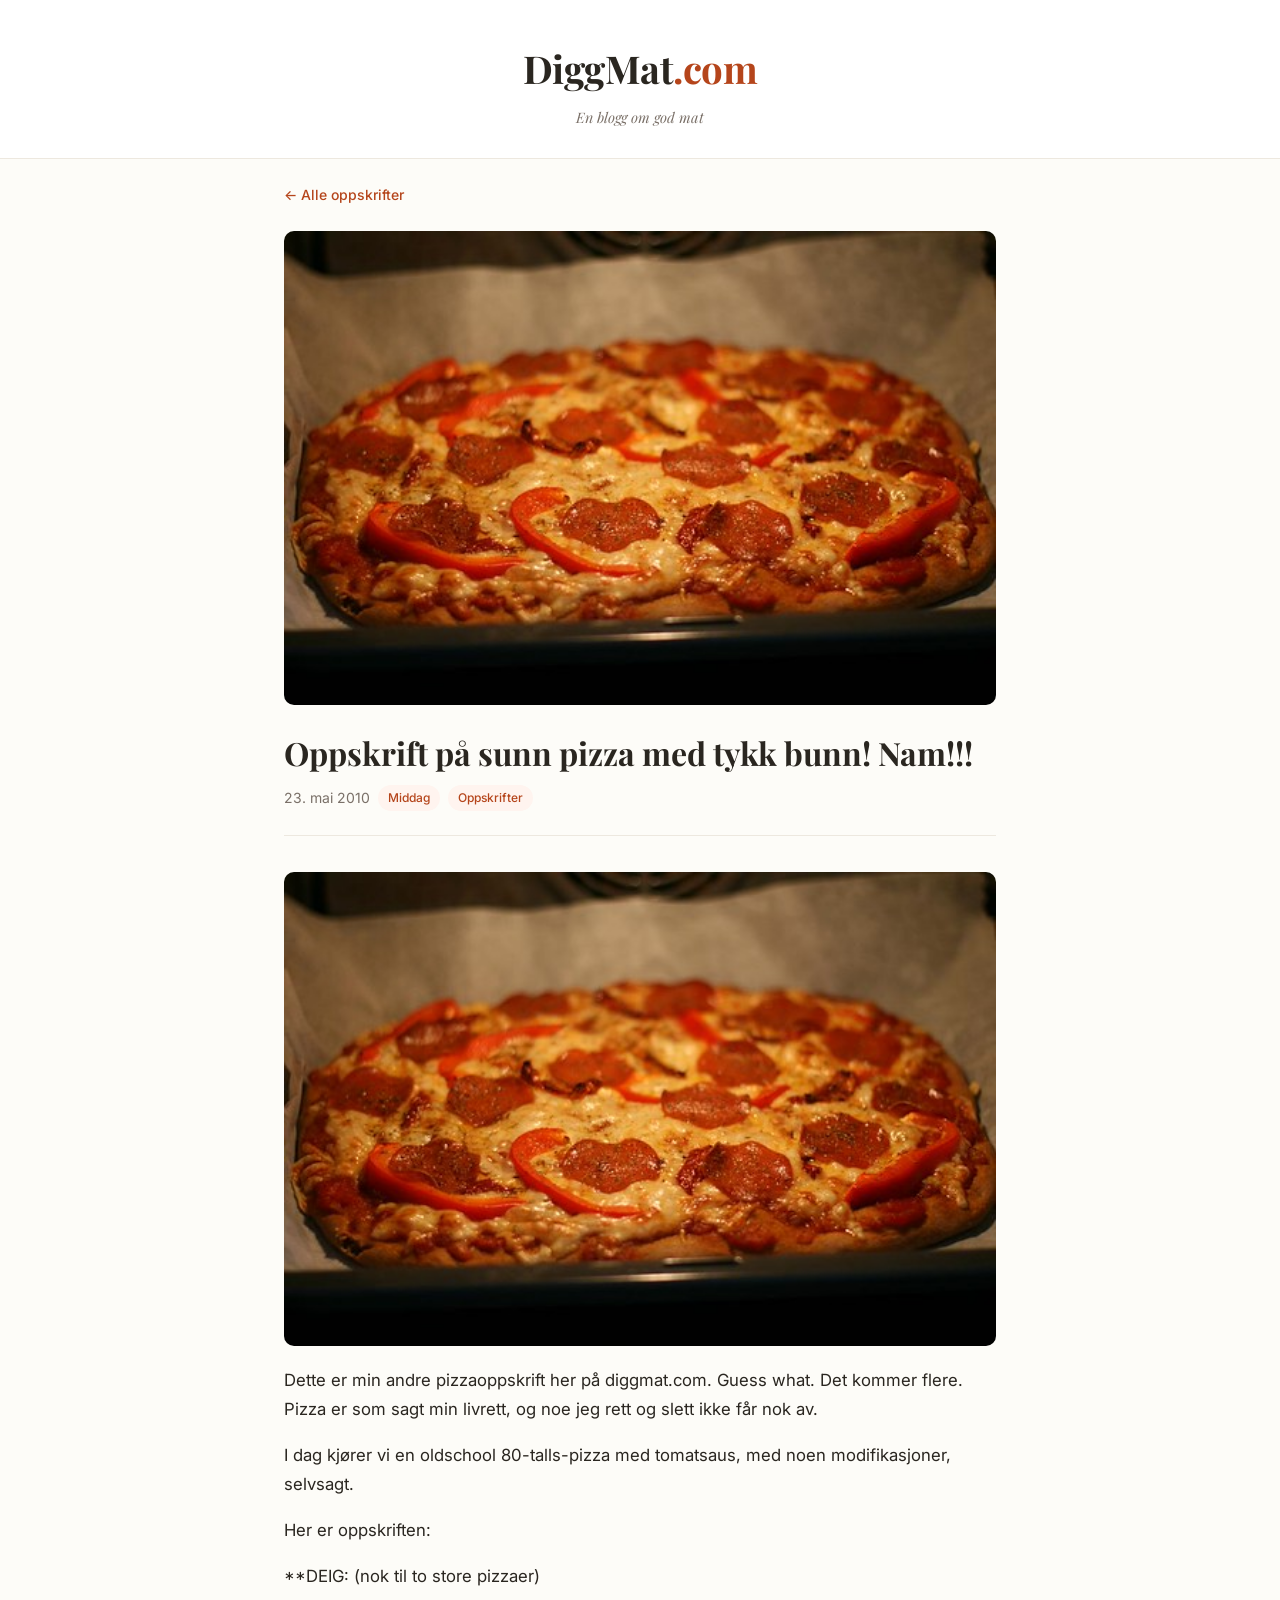
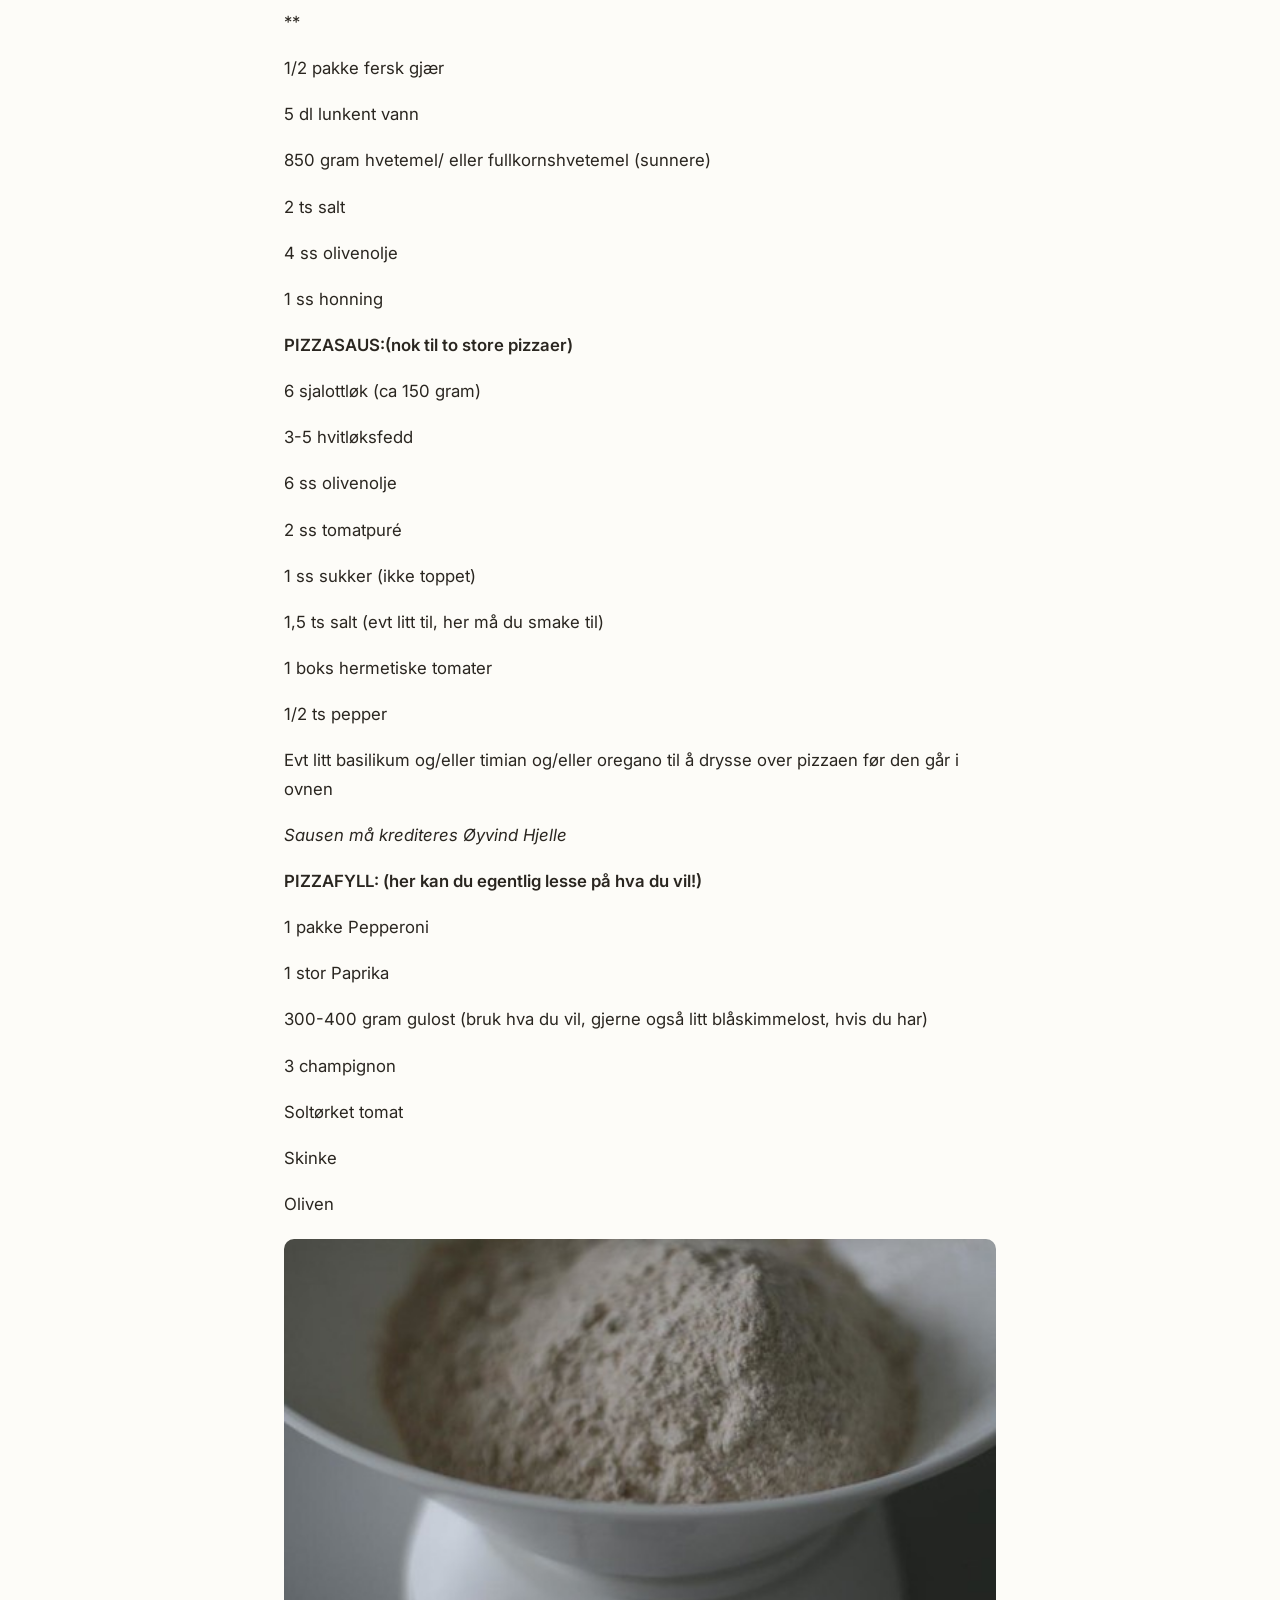
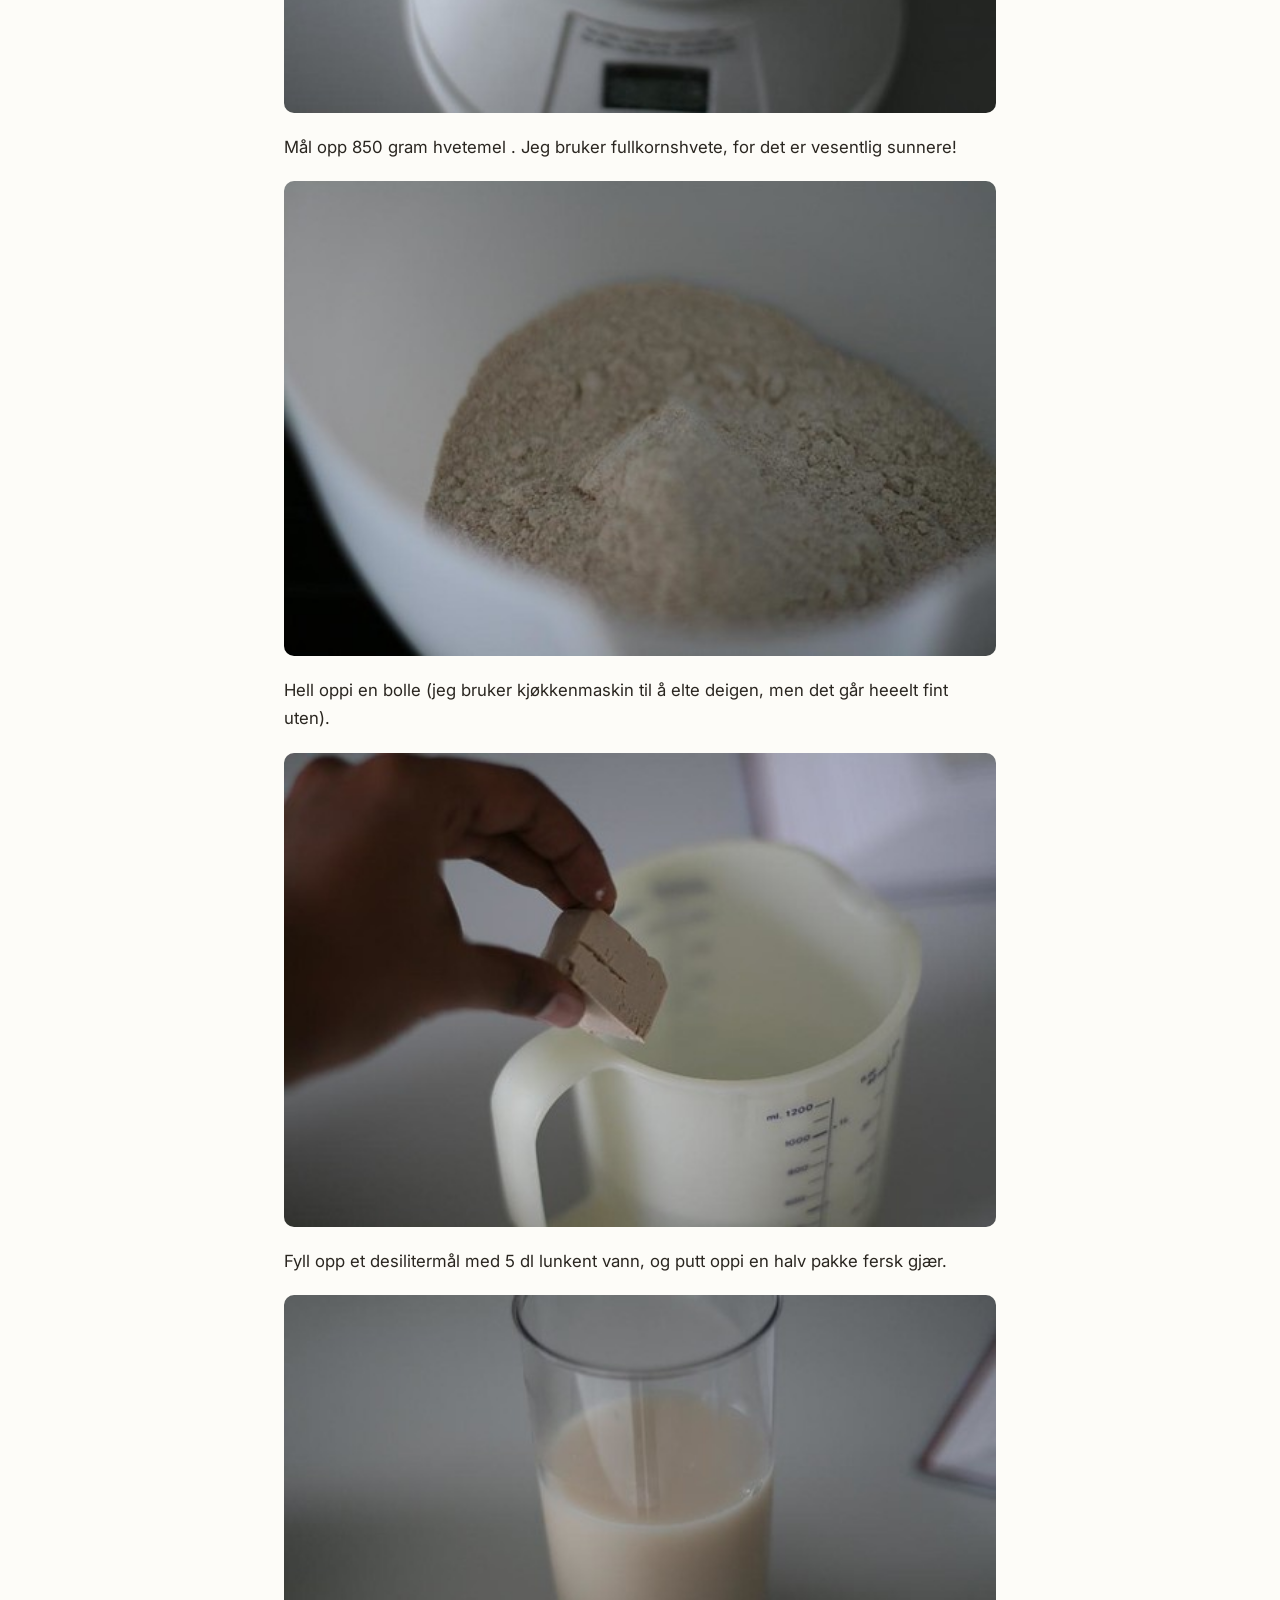
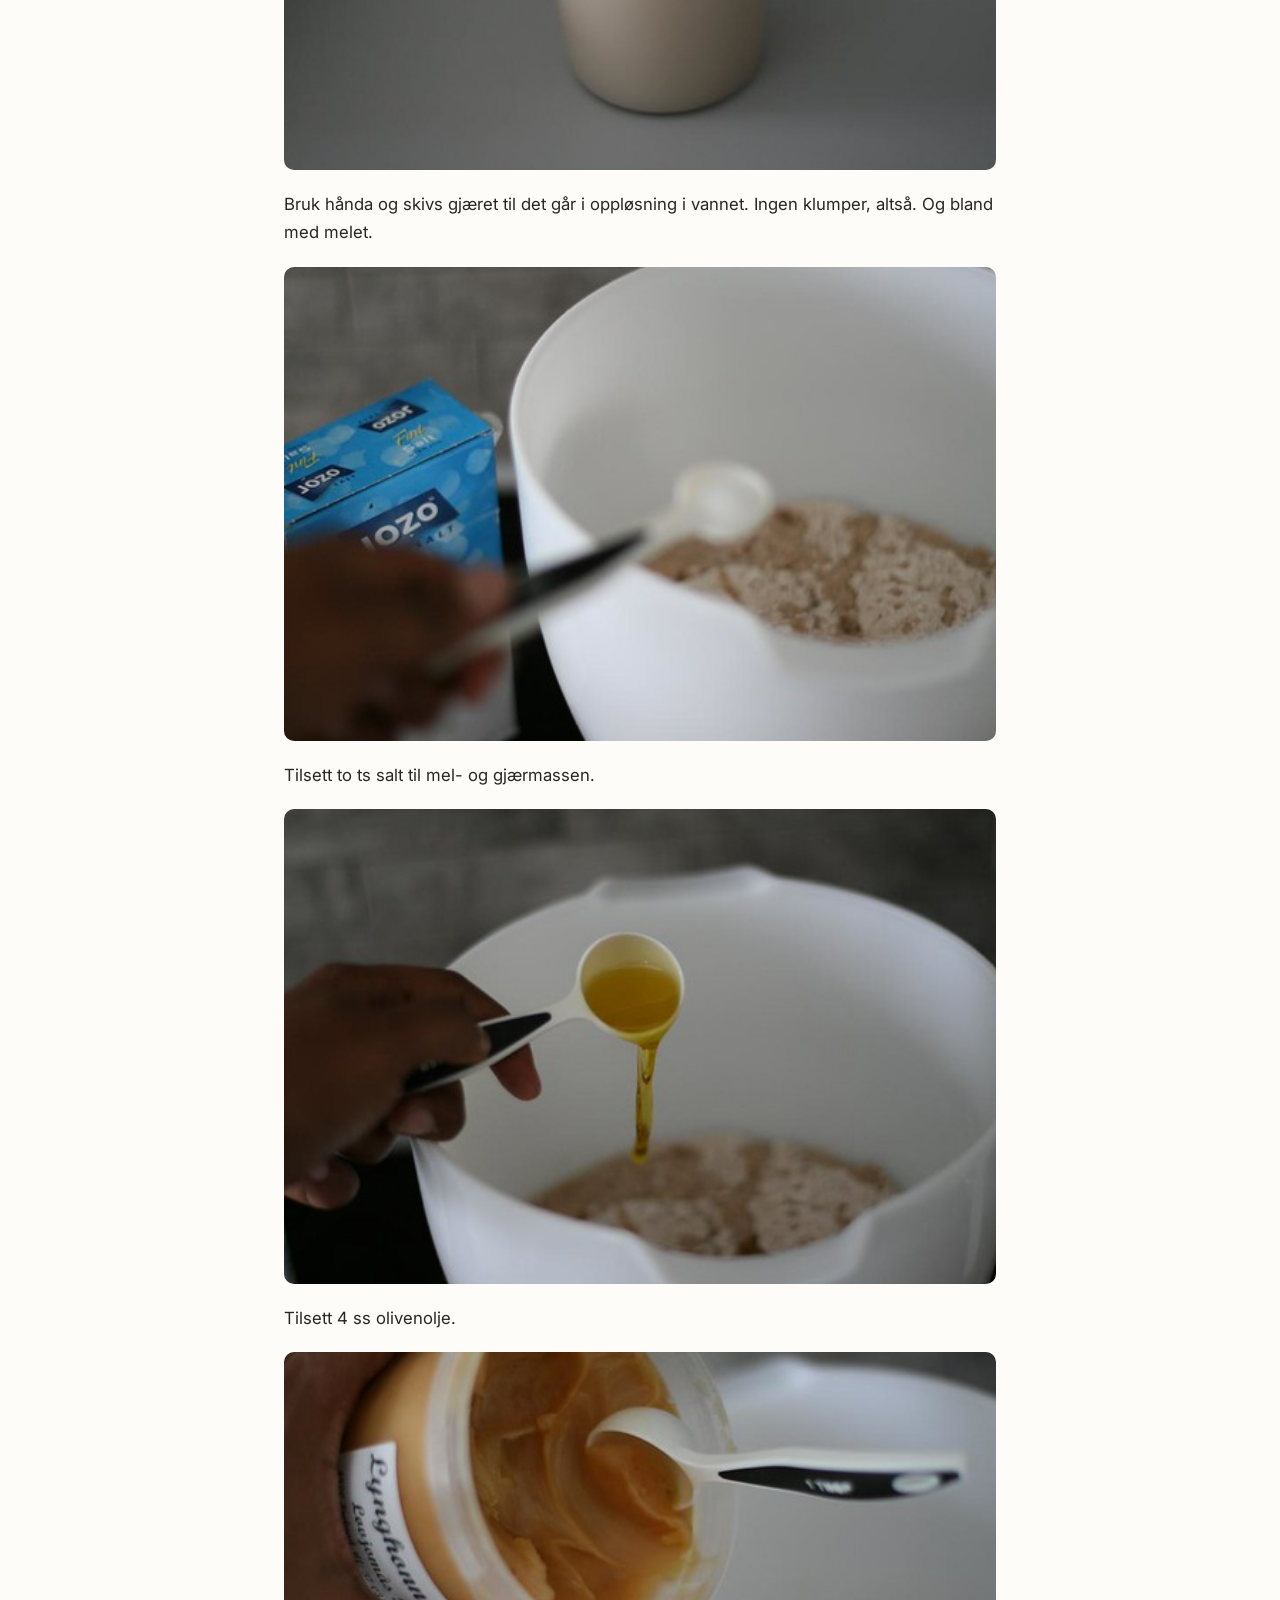
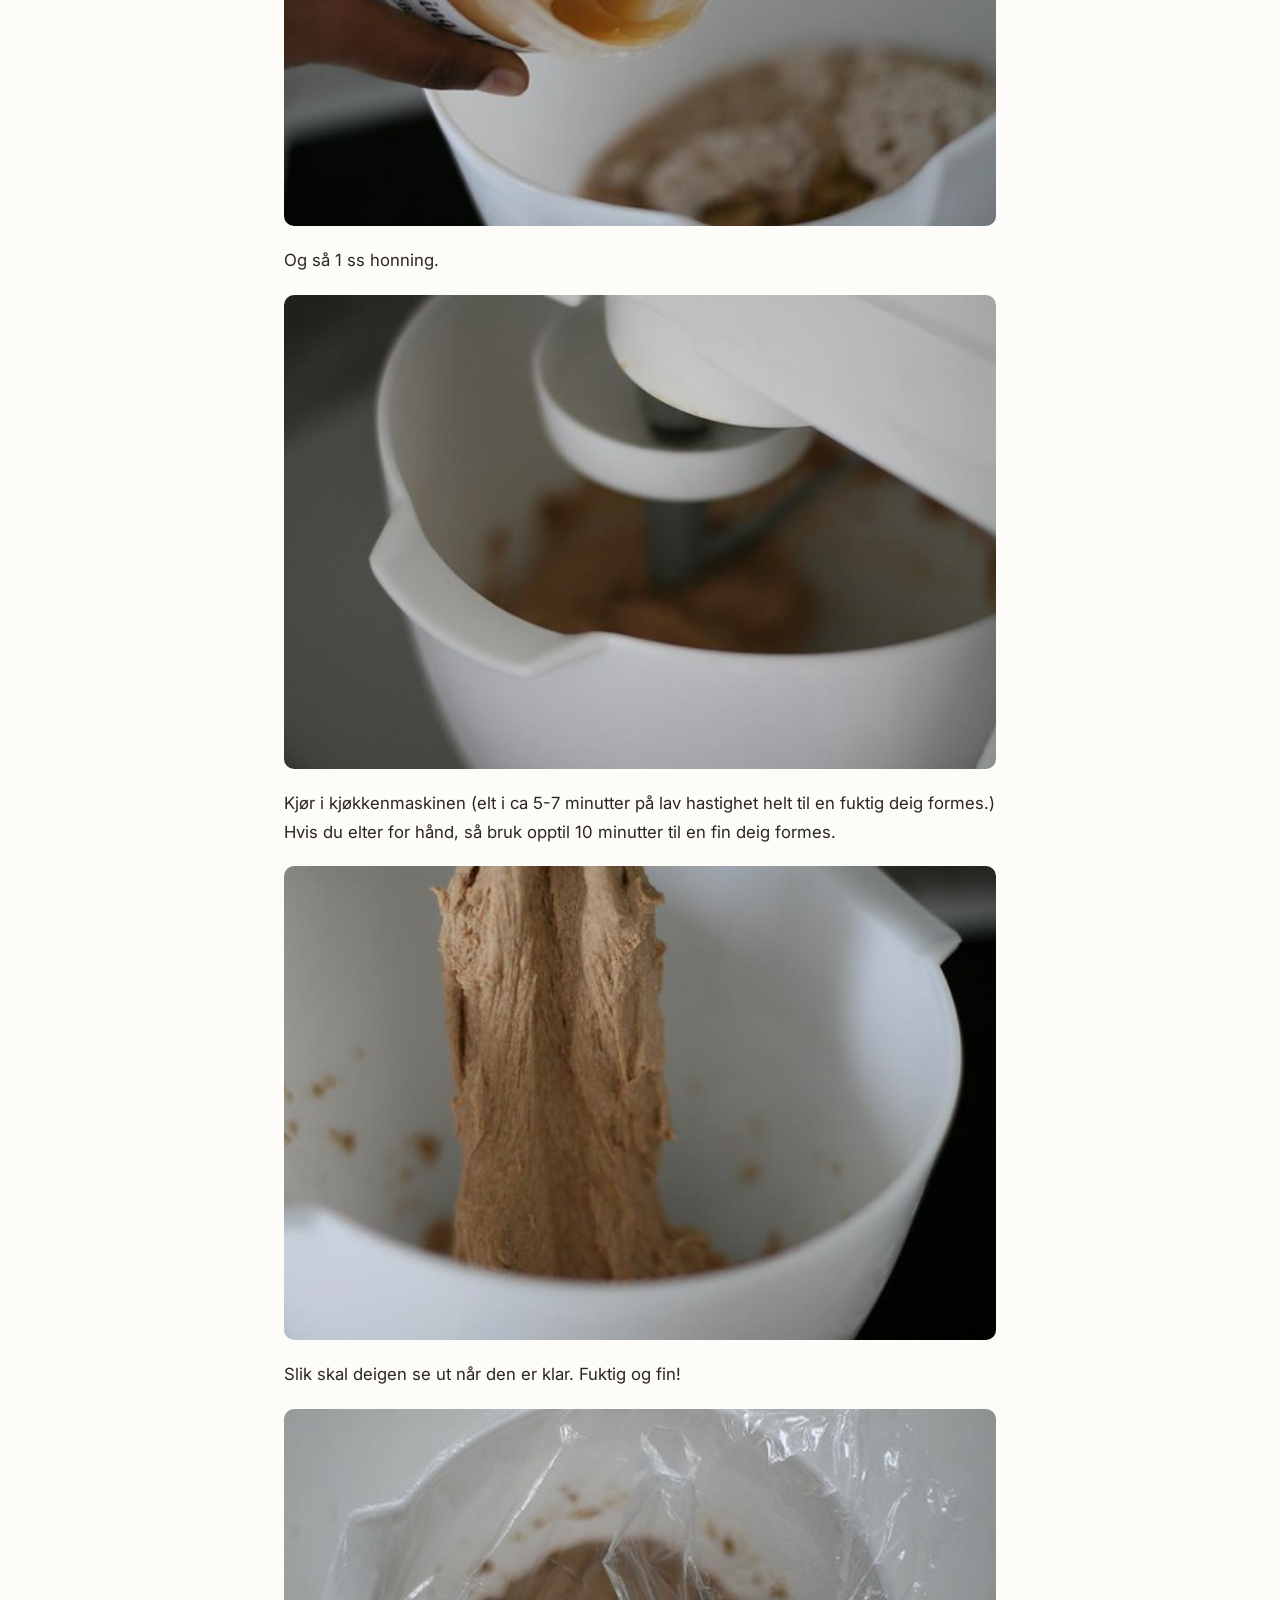
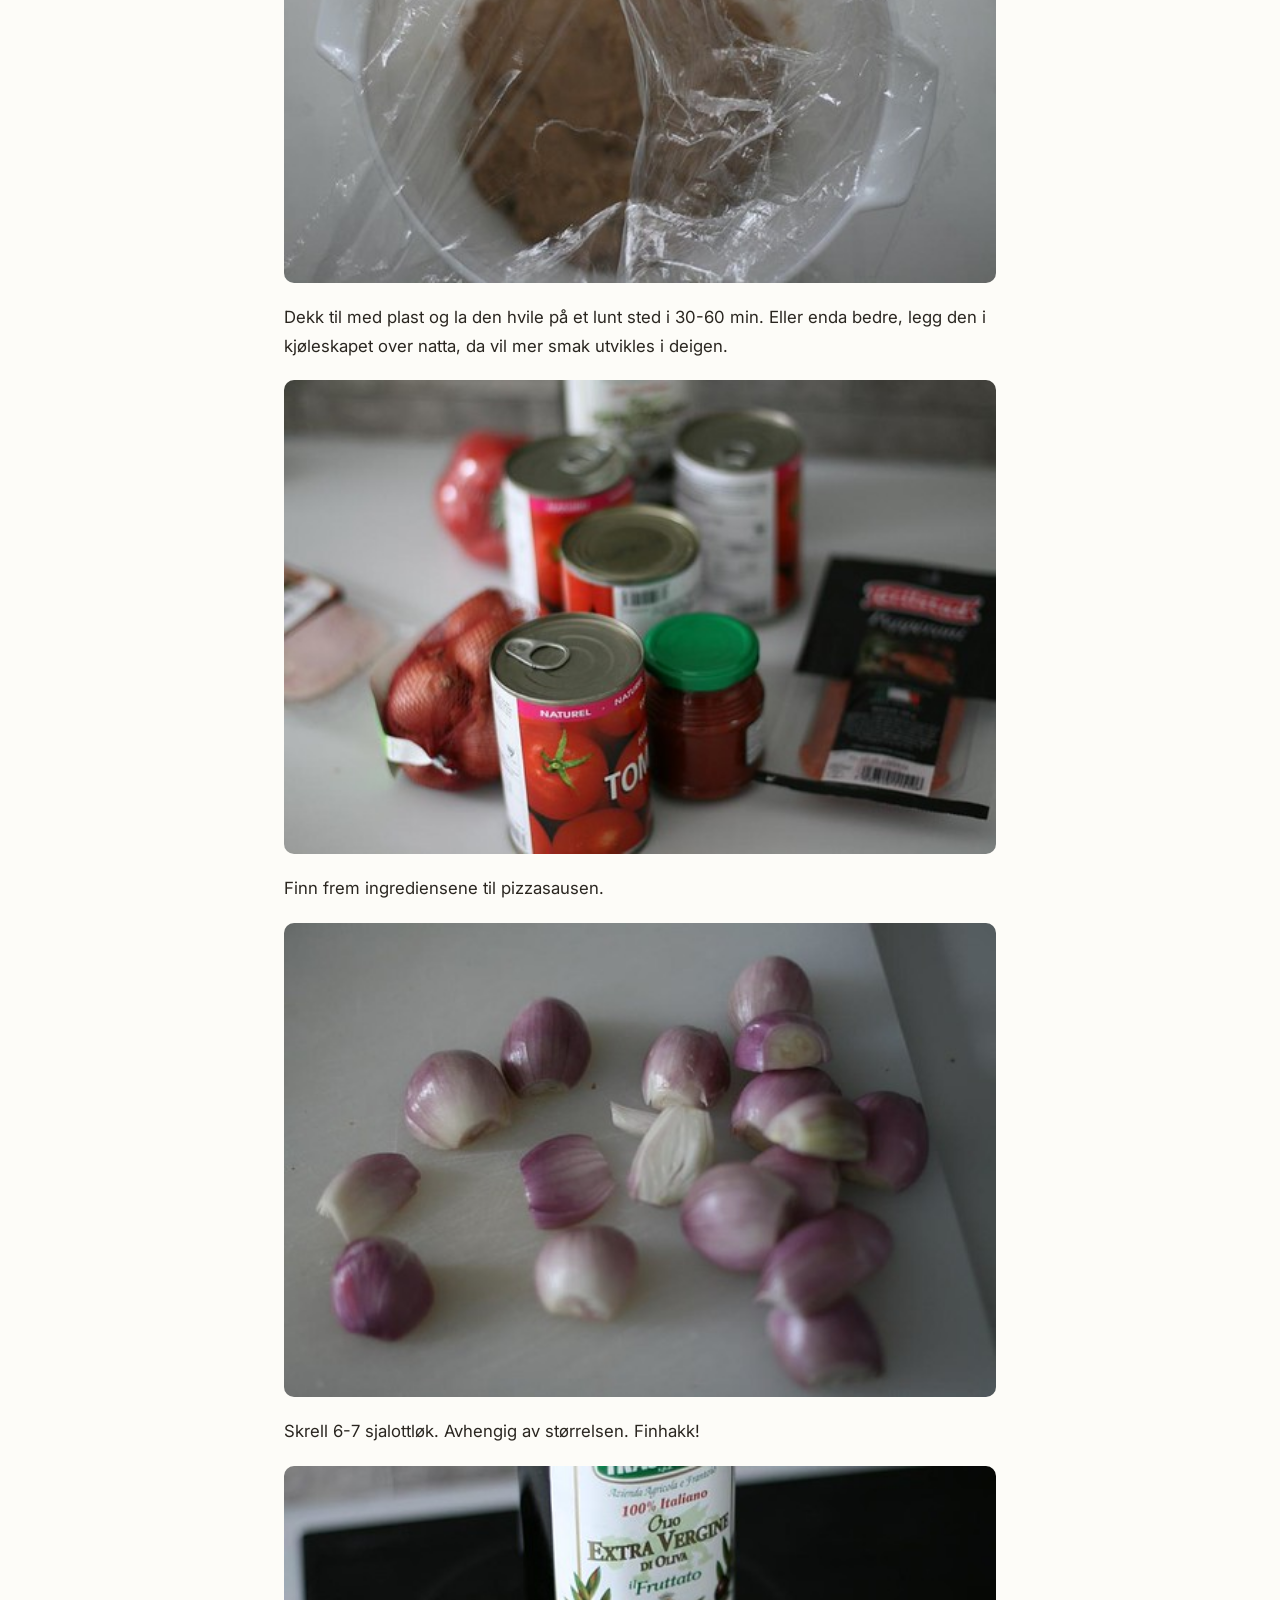
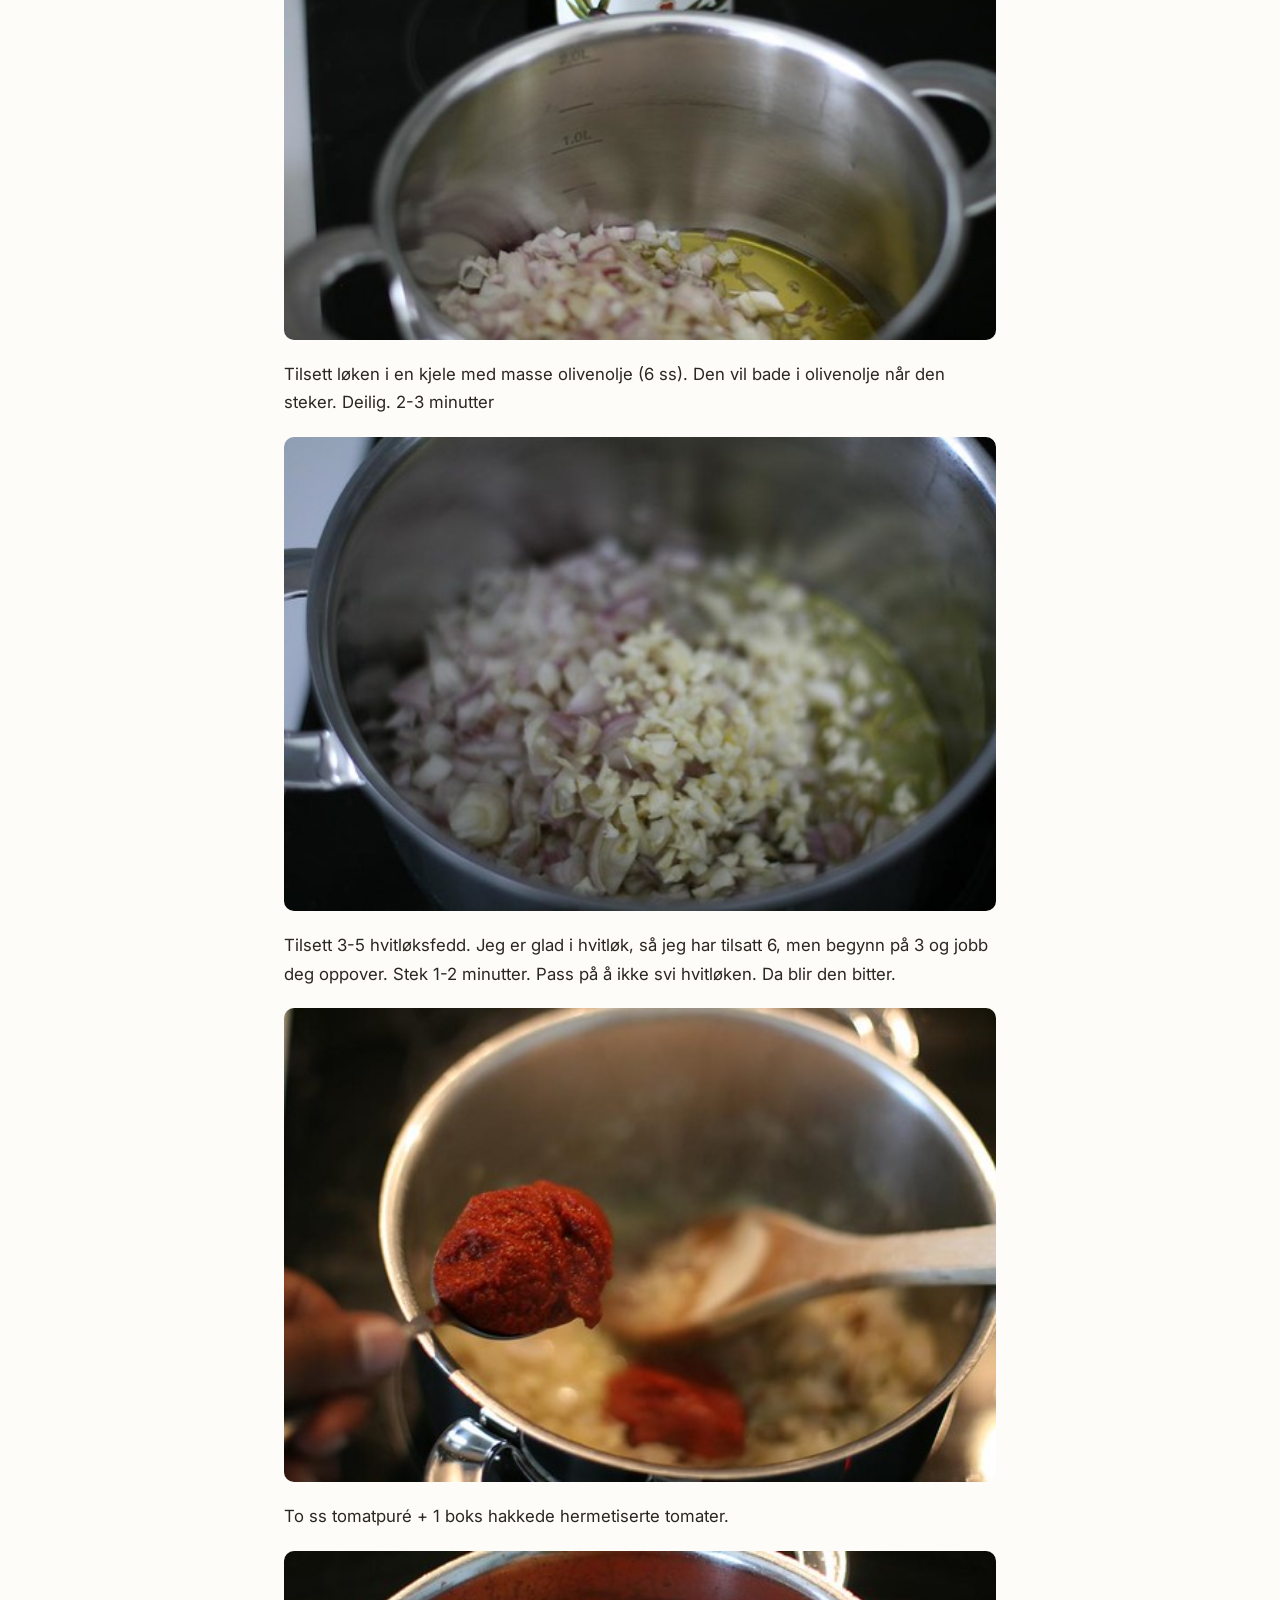
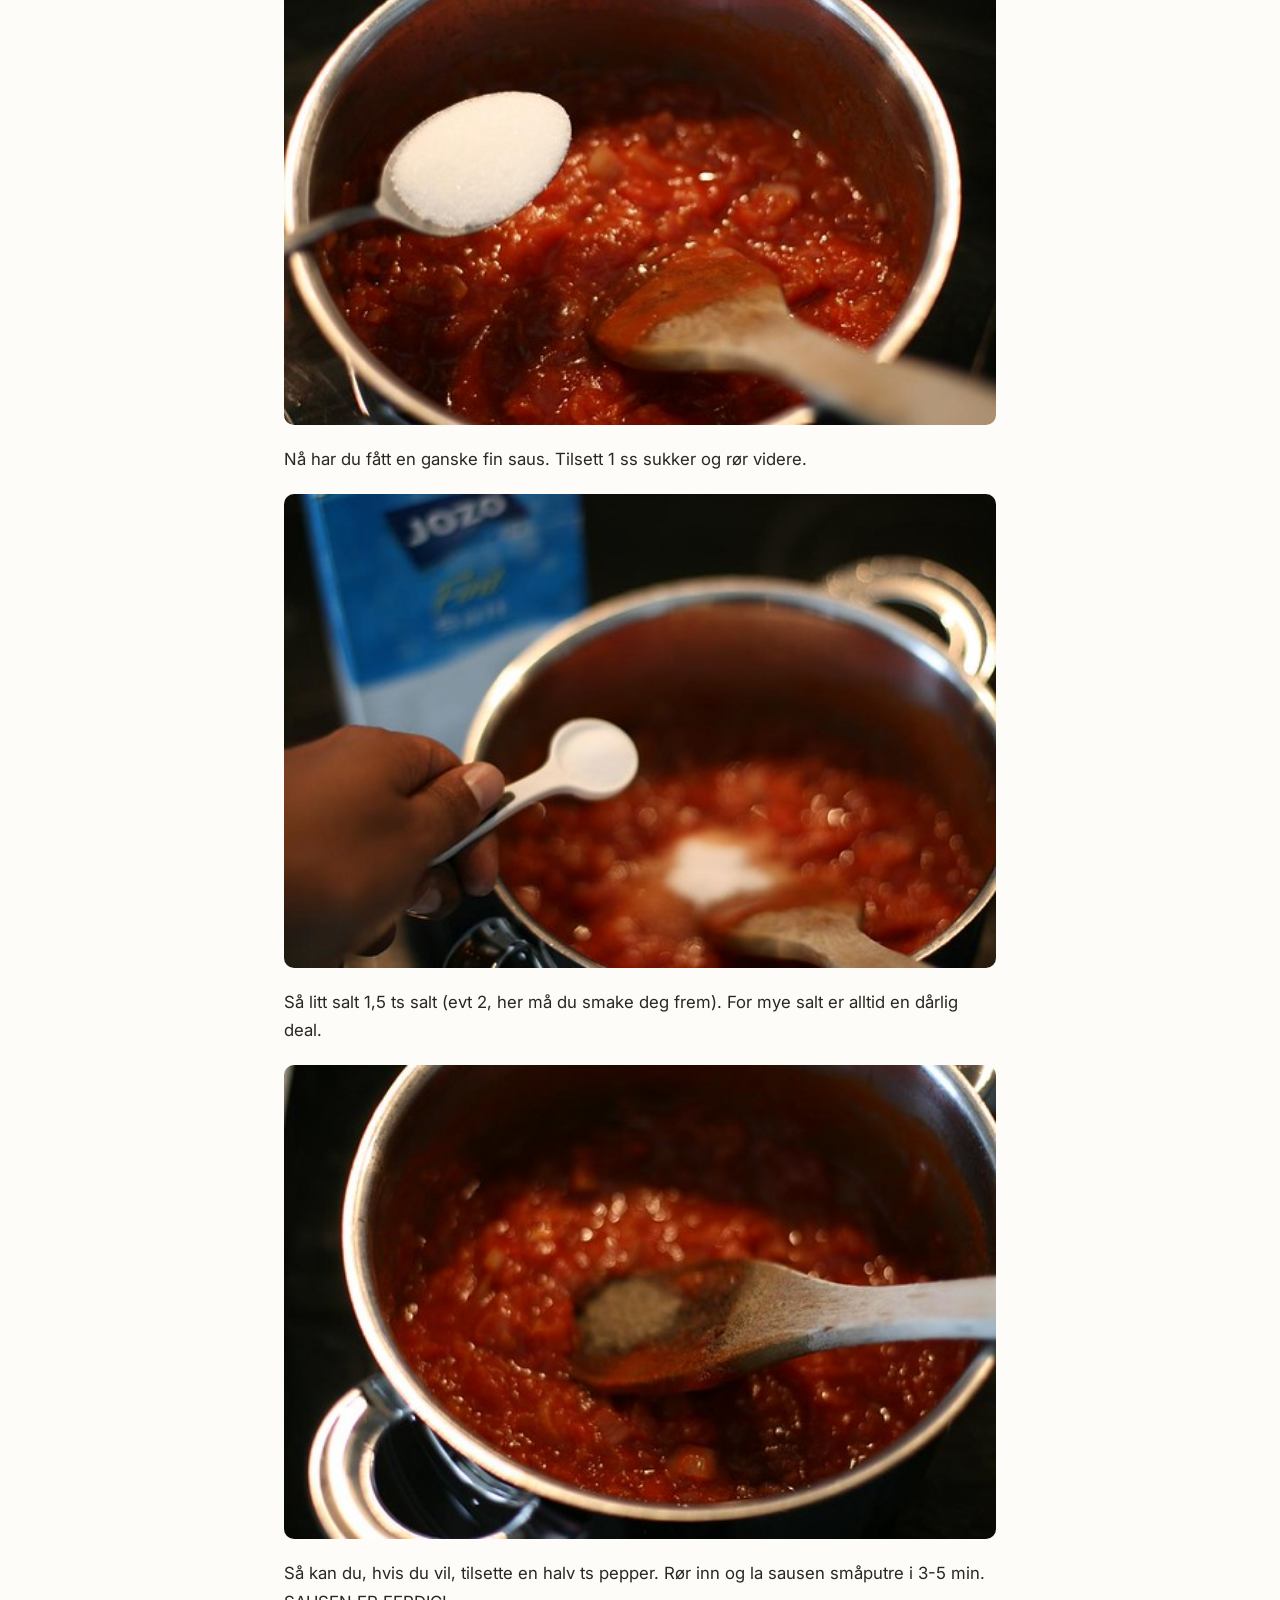
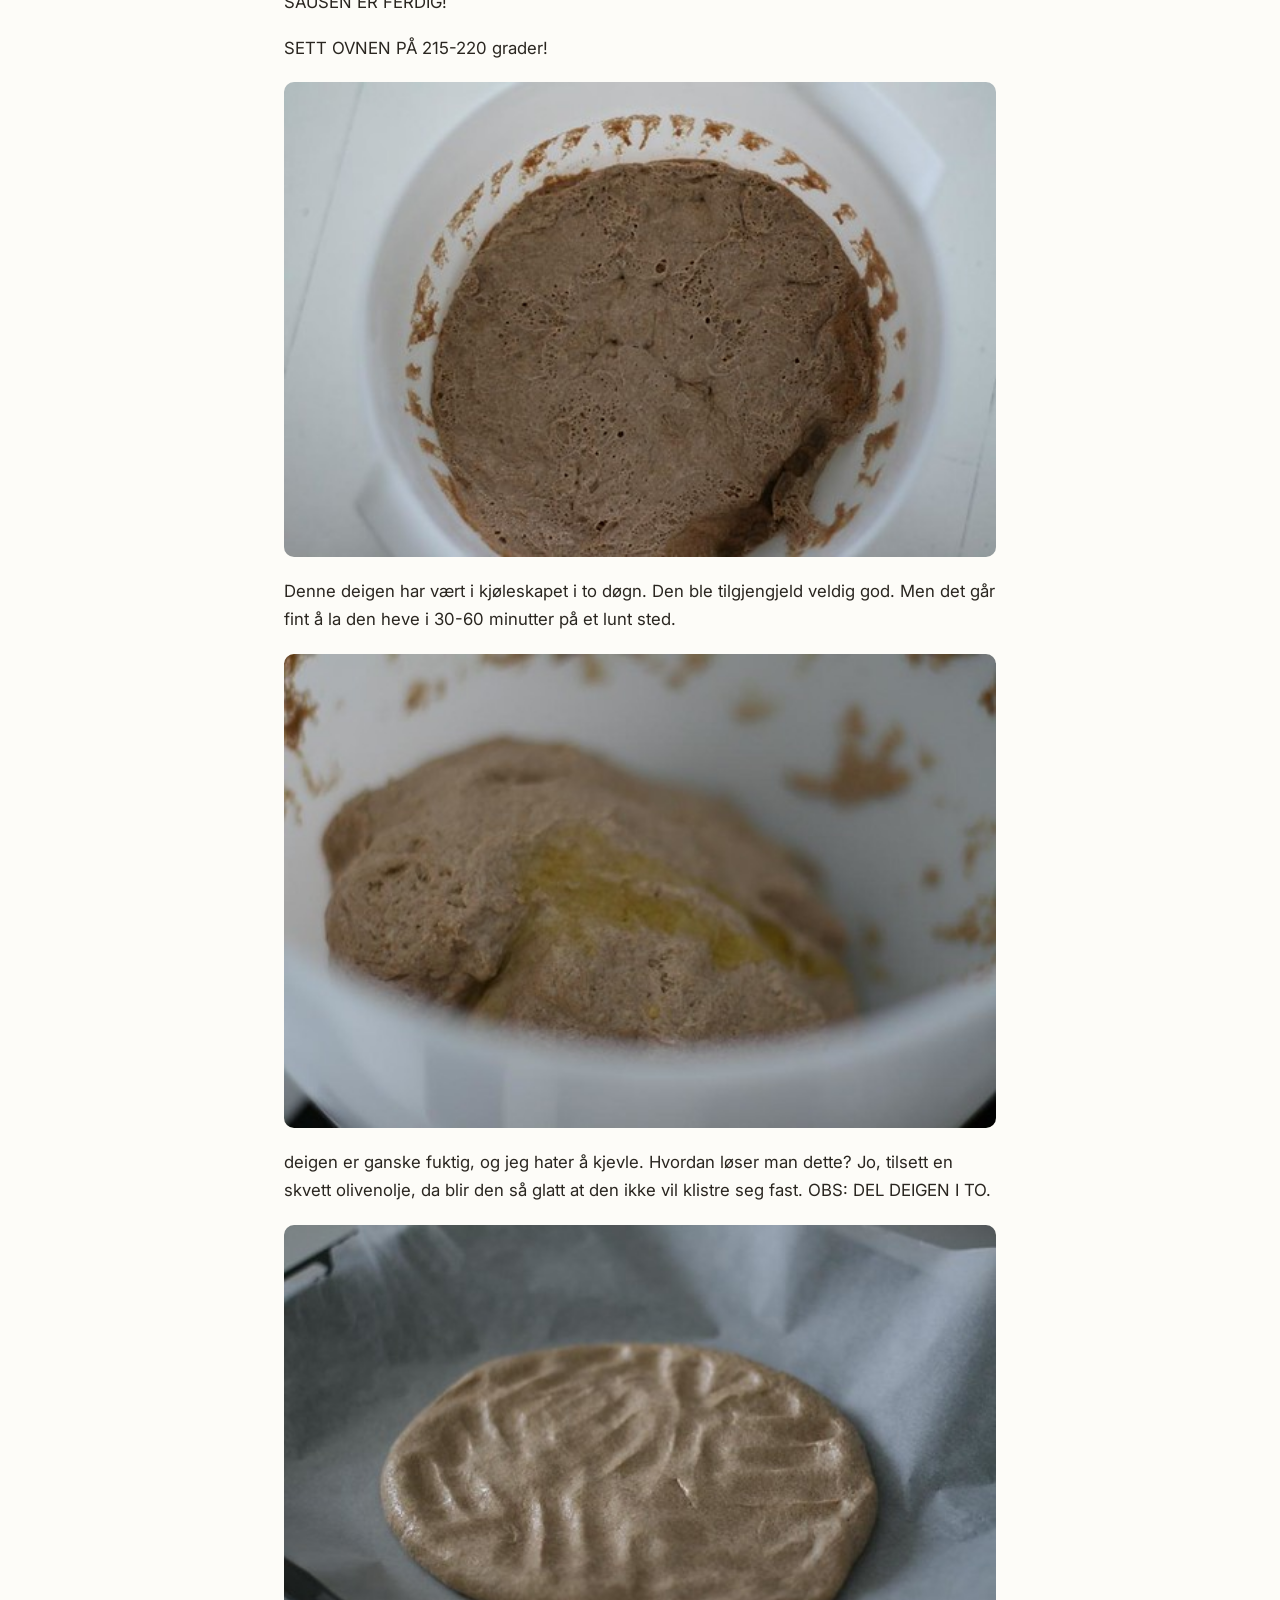
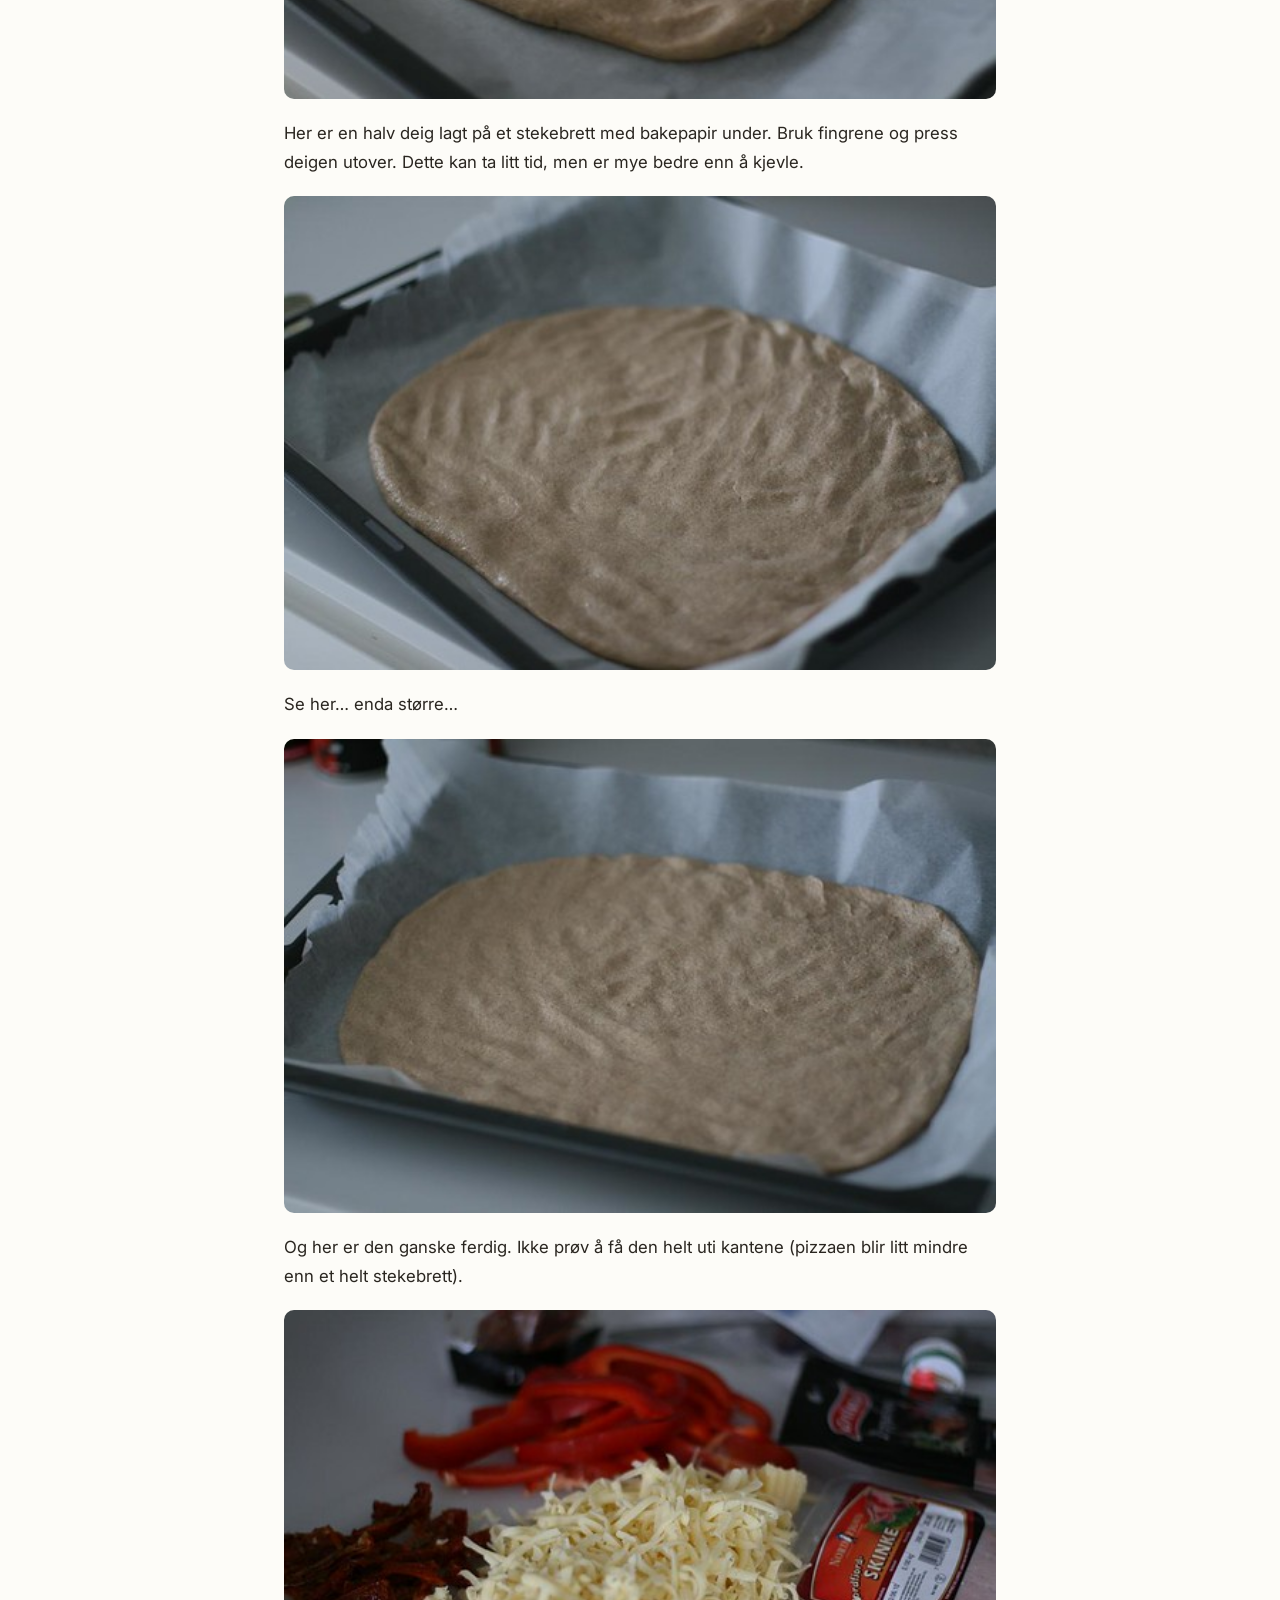
<file: oppskrifter/oppskrift-pa-pizza-med-tykk-bunn-nam.html>
<!DOCTYPE html>
<html lang="no">
<head>
  <meta charset="UTF-8">
  <meta name="viewport" content="width=device-width, initial-scale=1.0">
  <title>Oppskrift på sunn pizza med tykk bunn! Nam!!! – DiggMat.com</title>
  <meta name="description" content="Dette er min andre pizzaoppskrift her på diggmat.com. Guess what. Det  kommer flere. Pizza er som sagt min livrett, og noe jeg rett og slett  ikke får nok…">
  <link rel="canonical" href="https://diggmat.com/oppskrifter/oppskrift-pa-pizza-med-tykk-bunn-nam.html">
  <!-- Open Graph -->
  <meta property="og:type" content="article">
  <meta property="og:title" content="Oppskrift på sunn pizza med tykk bunn! Nam!!! – DiggMat.com">
  <meta property="og:description" content="Dette er min andre pizzaoppskrift her på diggmat.com. Guess what. Det  kommer flere. Pizza er som sagt min livrett, og noe jeg rett og slett  ikke får nok…">
  <meta property="og:site_name" content="DiggMat.com">
  <meta property="og:image" content="https://diggmat.com/images/flickr/4632309788_d21cca2324.jpg">
  <!-- Twitter Card -->
  <meta name="twitter:card" content="summary_large_image">
  <meta name="twitter:title" content="Oppskrift på sunn pizza med tykk bunn! Nam!!! – DiggMat.com">
  <meta name="twitter:description" content="Dette er min andre pizzaoppskrift her på diggmat.com. Guess what. Det  kommer flere. Pizza er som sagt min livrett, og noe jeg rett og slett  ikke får nok…">
  <meta property="twitter:image" content="https://diggmat.com/images/flickr/4632309788_d21cca2324.jpg">
  <script type="application/ld+json">{"@context": "https://schema.org/", "@type": "Recipe", "name": "Oppskrift på sunn pizza med tykk bunn! Nam!!!", "description": "Dette er min andre pizzaoppskrift her på diggmat.com. Guess what. Det  kommer flere. Pizza er som sagt min livrett, og noe jeg rett og slett  ikke får nok…", "datePublished": "2010-05-23", "author": {"@type": "Person", "name": "DiggMat"}, "publisher": {"@type": "Organization", "name": "DiggMat.com", "url": "https://diggmat.com"}, "url": "https://diggmat.com/oppskrifter/oppskrift-pa-pizza-med-tykk-bunn-nam.html", "image": ["https://diggmat.com/images/flickr/4632309788_d21cca2324.jpg"], "recipeIngredient": ["1/2 pakke fersk gjær", "5 dl lunkent vann", "850 gram hvetemel/ eller fullkornshvetemel (sunnere)", "2 ts salt", "4 ss olivenolje", "1 ss honning", "6 sjalottløk (ca 150 gram)", "6 ss olivenolje", "2 ss tomatpuré", "1 ss sukker (ikke toppet)", "1,5 ts salt (evt litt til, her må du smake til)", "1 boks hermetiske tomater", "1/2 ts pepper", "1 pakke Pepperoni", "1 stor Paprika", "3 champignon", "To ss tomatpuré + 1 boks hakkede hermetiserte tomater."], "recipeCategory": "Middag", "keywords": "pizza, pizzadeig, pizzasaus, tykk bunn", "prepTime": "PT25M", "cookTime": "PT1H10M", "totalTime": "PT1H10M", "recipeCuisine": "Italiensk", "recipeInstructions": [{"@type": "HowToStep", "text": "Dette er min andre pizzaoppskrift her på diggmat.com. Guess what. Det  kommer flere. Pizza er som sagt min livrett, og noe jeg rett og slett  ikke får nok av."}, {"@type": "HowToStep", "text": "I dag kjører vi en oldschool 80-talls-pizza med tomatsaus, med noen  modifikasjoner, selvsagt."}, {"@type": "HowToStep", "text": "**DEIG: (nok til to store pizzaer)"}, {"@type": "HowToStep", "text": "PIZZASAUS:(nok til to store pizzaer)**"}, {"@type": "HowToStep", "text": "Evt litt basilikum og/eller timian og/eller oregano til å drysse over pizzaen før den går i ovnen"}, {"@type": "HowToStep", "text": "Sausen må krediteres Øyvind Hjelle"}, {"@type": "HowToStep", "text": "PIZZAFYLL: (her kan du egentlig lesse på hva du vil!)"}, {"@type": "HowToStep", "text": "300-400 gram gulost (bruk hva du vil, gjerne også litt blåskimmelost, hvis du har)"}, {"@type": "HowToStep", "text": "Mål opp 850 gram hvetemel . Jeg bruker fullkornshvete, for det er vesentlig sunnere!"}, {"@type": "HowToStep", "text": "Hell oppi en bolle (jeg bruker kjøkkenmaskin til å elte deigen, men det går heeelt fint uten)."}, {"@type": "HowToStep", "text": "Fyll opp et desilitermål med 5 dl lunkent vann, og putt oppi en halv pakke fersk gjær."}, {"@type": "HowToStep", "text": "Bruk hånda og skivs gjæret til det går i oppløsning i vannet. Ingen klumper, altså. Og bland med melet."}, {"@type": "HowToStep", "text": "Tilsett to ts salt til mel- og gjærmassen."}, {"@type": "HowToStep", "text": "Tilsett 4 ss olivenolje."}, {"@type": "HowToStep", "text": "Kjør i kjøkkenmaskinen (elt i ca 5-7 minutter på lav hastighet helt til en fuktig deig formes.) Hvis du elter for hånd, så bruk opptil 10 minutter til en fin deig formes."}, {"@type": "HowToStep", "text": "Slik skal deigen se ut når den er klar. Fuktig og fin!"}, {"@type": "HowToStep", "text": "Dekk til med plast og la den hvile på et lunt sted i 30-60 min. Eller enda bedre, legg den i kjøleskapet over natta, da vil mer smak utvikles i deigen."}, {"@type": "HowToStep", "text": "Finn frem ingrediensene til pizzasausen."}, {"@type": "HowToStep", "text": "Skrell 6-7 sjalottløk. Avhengig av størrelsen. Finhakk!"}, {"@type": "HowToStep", "text": "Tilsett løken i en kjele med masse olivenolje (6 ss). Den vil bade i olivenolje når den steker. Deilig. 2-3 minutter"}, {"@type": "HowToStep", "text": "Tilsett 3-5 hvitløksfedd. Jeg er glad i hvitløk, så jeg har tilsatt 6, men begynn på 3 og jobb deg oppover. Stek 1-2 minutter. Pass på å ikke svi hvitløken. Da blir den bitter."}, {"@type": "HowToStep", "text": "Nå har du fått en ganske fin saus. Tilsett 1 ss sukker og rør videre."}, {"@type": "HowToStep", "text": "Så litt salt 1,5 ts salt (evt 2, her må du smake deg frem). For mye salt er alltid en dårlig deal."}, {"@type": "HowToStep", "text": "Så kan du, hvis du vil, tilsette en halv ts pepper. Rør inn og la sausen småputre i 3-5 min. SAUSEN ER FERDIG!"}, {"@type": "HowToStep", "text": "SETT OVNEN PÅ 215-220 grader!"}, {"@type": "HowToStep", "text": "Denne deigen har vært i kjøleskapet i to døgn. Den ble tilgjengjeld veldig god. Men det går fint å la den heve i 30-60 minutter på et lunt sted."}, {"@type": "HowToStep", "text": "deigen er ganske fuktig, og jeg hater å kjevle. Hvordan løser man dette? Jo, tilsett en skvett olivenolje, da blir den så glatt at den ikke vil klistre seg fast. OBS: DEL DEIGEN I TO."}, {"@type": "HowToStep", "text": "Her er en halv deig lagt på et stekebrett med bakepapir under. Bruk fingrene og press deigen utover. Dette kan ta litt tid, men er mye bedre enn å kjevle."}, {"@type": "HowToStep", "text": "Og her er den ganske ferdig. Ikke prøv å få den helt uti kantene (pizzaen blir litt mindre enn et helt stekebrett)."}, {"@type": "HowToStep", "text": "Riv opp ost, kutt paprika, skinke, pepperoni, soltørket tomat… eller hva det nå enn er du vil ha på pizzaen. ALT ER MULIG!"}, {"@type": "HowToStep", "text": "Spre halvparten av sausen utover pizzaen i et jevnt og fint lag."}, {"@type": "HowToStep", "text": "Så på med osten. Osten skal ikke til slutt, altså! Men først!"}, {"@type": "HowToStep", "text": "Så litt pepperoni, paprika og soltørket tomat. Avslutt gjerne med et dryss basilikum, oregano, eller timian."}, {"@type": "HowToStep", "text": "Ovnen er nå forvarmet til ca 220 grader."}, {"@type": "HowToStep", "text": "Sett inn pizzaen i ovnen, og sjekk etter 20 minutter, deretter sjekker du hvert 3. minutt til den er klar (tar omtrent 25 minutter). Den er klar når bunnen er gjennomstekt og osten er gyllen!"}, {"@type": "HowToStep", "text": "Et stykke pizza, kjære? Ikke spis med en gang, la den den hvile i 5 minutter."}, {"@type": "HowToStep", "text": "Hvis du har lyst til å få tilsendt en mail neste gang jeg legger ut en oppskrift (som er ganske sjelden), så kan du gjøre som ca 500 før deg og legge igjen epostadressen i feltet under."}, {"@type": "HowToStep", "text": "Legg gjerne igjen en kommentar i feltet under med tips til hva man kan ha på pizzaen, ris eller ros!"}, {"@type": "HowToStep", "text": "Ha en fabelaktig pizzakveld!"}]}</script>
  <link rel="stylesheet" href="../style.css?v=4">
</head>
<body>
  <header class="site-header">
    <a href="/" class="site-logo">DiggMat<span>.com</span></a>
    <p class="site-tagline">En blogg om god mat</p>
  </header>
  
<div class="recipe-page">
  <nav class="breadcrumb"><a href="../index.html">← Alle oppskrifter</a></nav>
  <div class="recipe-hero"><img src="../images/flickr/4632309788_d21cca2324.jpg" alt="Oppskrift på sunn pizza med tykk bunn! Nam!!!" loading="eager"></div>
  <h1 class="recipe-title">Oppskrift på sunn pizza med tykk bunn! Nam!!!</h1>
  <div class="recipe-meta-bar">
    <span class="meta-date">23. mai 2010</span>
    <span class="meta-chip">Middag</span><span class="meta-chip">Oppskrifter</span>
  </div>
  <div class="recipe-content">
    <figure class="step-img"><img src="../images/flickr/4632309788_d21cca2324.jpg" alt="Pizza for beginners" loading="lazy"></figure>
<p>Dette er min andre pizzaoppskrift her på diggmat.com. Guess what. Det  kommer flere. Pizza er som sagt min livrett, og noe jeg rett og slett  ikke får nok av.</p>
<p>I dag kjører vi en oldschool 80-talls-pizza med tomatsaus, med noen  modifikasjoner, selvsagt.</p>
<p>Her er oppskriften:</p>
<p>**DEIG: (nok til to store pizzaer)</p>
<p>**</p>
<p>1/2 pakke fersk gjær</p>
<p>5 dl lunkent vann</p>
<p>850 gram hvetemel/ eller fullkornshvetemel (sunnere)</p>
<p>2 ts salt</p>
<p>4 ss olivenolje</p>
<p>1 ss honning</p>
<p><strong>PIZZASAUS:</strong><strong>(nok til to store pizzaer)</strong></p>
<p>6 sjalottløk (ca 150 gram)</p>
<p>3-5 hvitløksfedd</p>
<p>6 ss olivenolje</p>
<p>2 ss tomatpuré</p>
<p>1 ss sukker (ikke toppet)</p>
<p>1,5 ts salt (evt litt til, her må du smake til)</p>
<p>1 boks hermetiske tomater</p>
<p>1/2 ts pepper</p>
<p>Evt litt basilikum og/eller timian og/eller oregano til å drysse over pizzaen før den går i ovnen</p>
<p><em>Sausen må krediteres Øyvind Hjelle</em></p>
<p><strong>PIZZAFYLL: (her kan du egentlig lesse på hva du vil!)</strong></p>
<p>1 pakke Pepperoni</p>
<p>1 stor Paprika</p>
<p>300-400 gram gulost (bruk hva du vil, gjerne også litt blåskimmelost, hvis du har)</p>
<p>3 champignon</p>
<p>Soltørket tomat</p>
<p>Skinke</p>
<p>Oliven</p>
<figure class="step-img"><img src="../images/flickr/4631707113_1a21db9d08.jpg" alt="Pizza for beginners" loading="lazy"></figure>
<p>Mål opp 850 gram hvetemel . Jeg bruker fullkornshvete, for det er vesentlig sunnere!</p>
<figure class="step-img"><img src="../images/flickr/4632307262_4d1cb3c3be.jpg" alt="Pizza for beginners" loading="lazy"></figure>
<p>Hell oppi en bolle (jeg bruker kjøkkenmaskin til å elte deigen, men det går heeelt fint uten).</p>
<figure class="step-img"><img src="../images/flickr/4631707285_a158254446.jpg" alt="Pizza for beginners" loading="lazy"></figure>
<p>Fyll opp et desilitermål med 5 dl lunkent vann, og putt oppi en halv pakke fersk gjær.</p>
<figure class="step-img"><img src="../images/flickr/4632307376_24d24bd805.jpg" alt="Pizza for beginners" loading="lazy"></figure>
<p>Bruk hånda og skivs gjæret til det går i oppløsning i vannet. Ingen klumper, altså. Og bland med melet.</p>
<figure class="step-img"><img src="../images/flickr/4632307482_6468b3d5a2.jpg" alt="Pizza for beginners" loading="lazy"></figure>
<p>Tilsett to ts salt til mel- og gjærmassen.</p>
<figure class="step-img"><img src="../images/flickr/4631707477_368fc2bfc1.jpg" alt="Pizza for beginners" loading="lazy"></figure>
<p>Tilsett 4 ss olivenolje.</p>
<figure class="step-img"><img src="../images/flickr/4631707541_048cf50397.jpg" alt="Pizza for beginners" loading="lazy"></figure>
<p>Og så 1 ss honning.</p>
<figure class="step-img"><img src="../images/flickr/4632307662_52798295ba.jpg" alt="Pizza for beginners" loading="lazy"></figure>
<p>Kjør i kjøkkenmaskinen (elt i ca 5-7 minutter på lav hastighet helt til en fuktig deig formes.) Hvis du elter for hånd, så bruk opptil 10 minutter til en fin deig formes.</p>
<figure class="step-img"><img src="../images/flickr/4631707931_cc8d169961.jpg" alt="Pizza for beginners" loading="lazy"></figure>
<p>Slik skal deigen se ut når den er klar. Fuktig og fin!</p>
<figure class="step-img"><img src="../images/flickr/4631708071_13e3828aa6.jpg" alt="Pizza for beginners" loading="lazy"></figure>
<p>Dekk til med plast og la den hvile på et lunt sted i 30-60 min. Eller enda bedre, legg den i kjøleskapet over natta, da vil mer smak utvikles i deigen.</p>
<figure class="step-img"><img src="../images/flickr/4631707855_a7933707ea.jpg" alt="Pizza for beginners" loading="lazy"></figure>
<p>Finn frem ingrediensene til pizzasausen.</p>
<figure class="step-img"><img src="../images/flickr/4632308208_4d7c1fa87c.jpg" alt="Pizza for beginners" loading="lazy"></figure>
<p>Skrell 6-7 sjalottløk. Avhengig av størrelsen. Finhakk!</p>
<figure class="step-img"><img src="../images/flickr/4632308264_d0847b1998.jpg" alt="Pizza for beginners" loading="lazy"></figure>
<p>Tilsett løken i en kjele med masse olivenolje (6 ss). Den vil bade i olivenolje når den steker. Deilig. 2-3 minutter</p>
<figure class="step-img"><img src="../images/flickr/4631708355_f0801e2d75.jpg" alt="Pizza for beginners" loading="lazy"></figure>
<p>Tilsett 3-5 hvitløksfedd. Jeg er glad i hvitløk, så jeg har tilsatt 6, men begynn på 3 og jobb deg oppover. Stek 1-2 minutter. Pass på å ikke svi hvitløken. Da blir den bitter.</p>
<figure class="step-img"><img src="../images/flickr/4632308474_464af25985.jpg" alt="Pizza for beginners" loading="lazy"></figure>
<p>To ss tomatpuré + 1 boks hakkede hermetiserte tomater.</p>
<figure class="step-img"><img src="../images/flickr/4632308548_407075ebbf.jpg" alt="Pizza for beginners" loading="lazy"></figure>
<p>Nå har du fått en ganske fin saus. Tilsett 1 ss sukker og rør videre.</p>
<figure class="step-img"><img src="../images/flickr/4632308660_2707d5be62.jpg" alt="Pizza for beginners" loading="lazy"></figure>
<p>Så litt salt 1,5 ts salt (evt 2, her må du smake deg frem). For mye salt er alltid en dårlig deal.</p>
<figure class="step-img"><img src="../images/flickr/4631708769_0a9ca3ce8a.jpg" alt="Pizza for beginners" loading="lazy"></figure>
<p>Så kan du, hvis du vil, tilsette en halv ts pepper. Rør inn og la sausen småputre i 3-5 min. SAUSEN ER FERDIG!</p>
<p>SETT OVNEN PÅ 215-220 grader!</p>
<figure class="step-img"><img src="../images/flickr/4631708851_1a1bafbfbc.jpg" alt="Pizza for beginners" loading="lazy"></figure>
<p>Denne deigen har vært i kjøleskapet i to døgn. Den ble tilgjengjeld veldig god. Men det går fint å la den heve i 30-60 minutter på et lunt sted.</p>
<figure class="step-img"><img src="../images/flickr/4632309020_68b2c40363.jpg" alt="Pizza for beginners" loading="lazy"></figure>
<p>deigen er ganske fuktig, og jeg hater å kjevle. Hvordan løser man dette? Jo, tilsett en skvett olivenolje, da blir den så glatt at den ikke vil klistre seg fast. OBS: DEL DEIGEN I TO.</p>
<figure class="step-img"><img src="../images/flickr/4631709083_a4948b14e2.jpg" alt="Pizza for beginners" loading="lazy"></figure>
<p>Her er en halv deig lagt på et stekebrett med bakepapir under. Bruk fingrene og press deigen utover. Dette kan ta litt tid, men er mye bedre enn å kjevle.</p>
<figure class="step-img"><img src="../images/flickr/4632309218_1659ee280b.jpg" alt="Pizza for beginners" loading="lazy"></figure>
<p>Se her… enda større…</p>
<figure class="step-img"><img src="../images/flickr/4631709267_2f6ee6f328.jpg" alt="Pizza for beginners" loading="lazy"></figure>
<p>Og her er den ganske ferdig. Ikke prøv å få den helt uti kantene (pizzaen blir litt mindre enn et helt stekebrett).</p>
<figure class="step-img"><img src="../images/flickr/4631709367_4bee1d96fe.jpg" alt="Pizza for beginners" loading="lazy"></figure>
<p>Riv opp ost, kutt paprika, skinke, pepperoni, soltørket tomat… eller hva det nå enn er du vil ha på pizzaen. ALT ER MULIG!</p>
<figure class="step-img"><img src="../images/flickr/4632309498_1e3be722cd.jpg" alt="Pizza for beginners" loading="lazy"></figure>
<p>Spre halvparten av sausen utover pizzaen i et jevnt og fint lag.</p>
<figure class="step-img"><img src="../images/flickr/4632309592_3fb8f35796.jpg" alt="Pizza for beginners" loading="lazy"></figure>
<p>Så på med osten. Osten skal ikke til slutt, altså! Men først!</p>
<figure class="step-img"><img src="../images/flickr/4632309704_6c0e11baed.jpg" alt="Pizza for beginners" loading="lazy"></figure>
<p>Så litt pepperoni, paprika og soltørket tomat. Avslutt gjerne med et dryss basilikum, oregano, eller timian.</p>
<p>Ovnen er nå forvarmet til ca 220 grader.</p>
<figure class="step-img"><img src="../images/flickr/4632309788_d21cca2324.jpg" alt="Pizza for beginners" loading="lazy"></figure>
<p>Sett inn pizzaen i ovnen, og sjekk etter 20 minutter, deretter sjekker du hvert 3. minutt til den er klar (tar omtrent 25 minutter). Den er klar når bunnen er gjennomstekt og osten er gyllen!</p>
<figure class="step-img"><img src="../images/flickr/4632309876_be2d2a824e.jpg" alt="Pizza for beginners" loading="lazy"></figure>
<p>Et stykke pizza, kjære? Ikke spis med en gang, la den den hvile i 5 minutter.</p>
<p>Bon appetit!</p>
<p>Hvis du har lyst til å få tilsendt en mail neste gang jeg legger ut en oppskrift (som er ganske sjelden), så kan du gjøre som ca 500 før deg og legge igjen epostadressen i feltet under.</p>
<p>Legg gjerne igjen en kommentar i feltet under med tips til hva man kan ha på pizzaen, ris eller ros!</p>
<p>Ha en fabelaktig pizzakveld!</p>
  </div>
  <div class="recipe-nav"><a href="eplepai-og-epleterte-hvordan-lager-du-den-her-er-en-nydelig.html" class="prev"><span class="nav-label">← Forrige</span><span class="nav-title">Eplepai og epleterte.  Hvordan lager du den?  Her er en nydelig oppskrift.</span></a><a href="blabærpai-oppskrift-pa-en-veldig-god-dessert.html" class="next"><span class="nav-label">Neste →</span><span class="nav-title">Blåbærpai. Oppskrift på en veldig god dessert.</span></a></div>
  <div class="related-section">
  <span class="related-heading">De som så på denne, så også på disse:</span>
  <div class="related-grid">
<a href="blabærpai-oppskrift-pa-en-veldig-god-dessert.html" class="related-card"><div class="related-thumb"><img src="../images/flickr/4974758218_7ef614cb86.jpg" alt="" loading="lazy"></div><span class="related-card-title">Blåbærpai. Oppskrift på en veldig god dessert.</span></a>
<a href="hjemmelagd-hamburger-eller-cheeseburger-selv-brede-mente-at.html" class="related-card"><div class="related-thumb"><img src="../images/flickr/3611056679_c7b8d992e0.jpg" alt="" loading="lazy"></div><span class="related-card-title">Hjemmelagd hamburger eller cheeseburger. Selv Brede mente at dette var en av de beste burgerne han hadde smakt, og han har bodd i USA i 5 år!</span></a>
<a href="sitronglaserte-blabærmuffins-oppskrift-som-er-enkel-a-følge.html" class="related-card"><div class="related-thumb"><img src="../images/flickr/3217982501_665c2d6c45.jpg" alt="" loading="lazy"></div><span class="related-card-title">Sitronglaserte Blåbærmuffins, oppskrift som er enkel å følge</span></a>
<a href="slik-lager-du-pasta-ravioli-oppskrift.html" class="related-card"><div class="related-thumb"><img src="../images/flickr/3148482535_56474c4c74.jpg" alt="" loading="lazy"></div><span class="related-card-title">Slik lager du hjemmelagd pasta/ravioli (oppskrift)</span></a>
  </div>
</div>
</div>

  <footer class="site-footer">
    <p>DiggMat.com &mdash; En blogg om god mat</p>
  </footer>
</body>
</html>
</file>
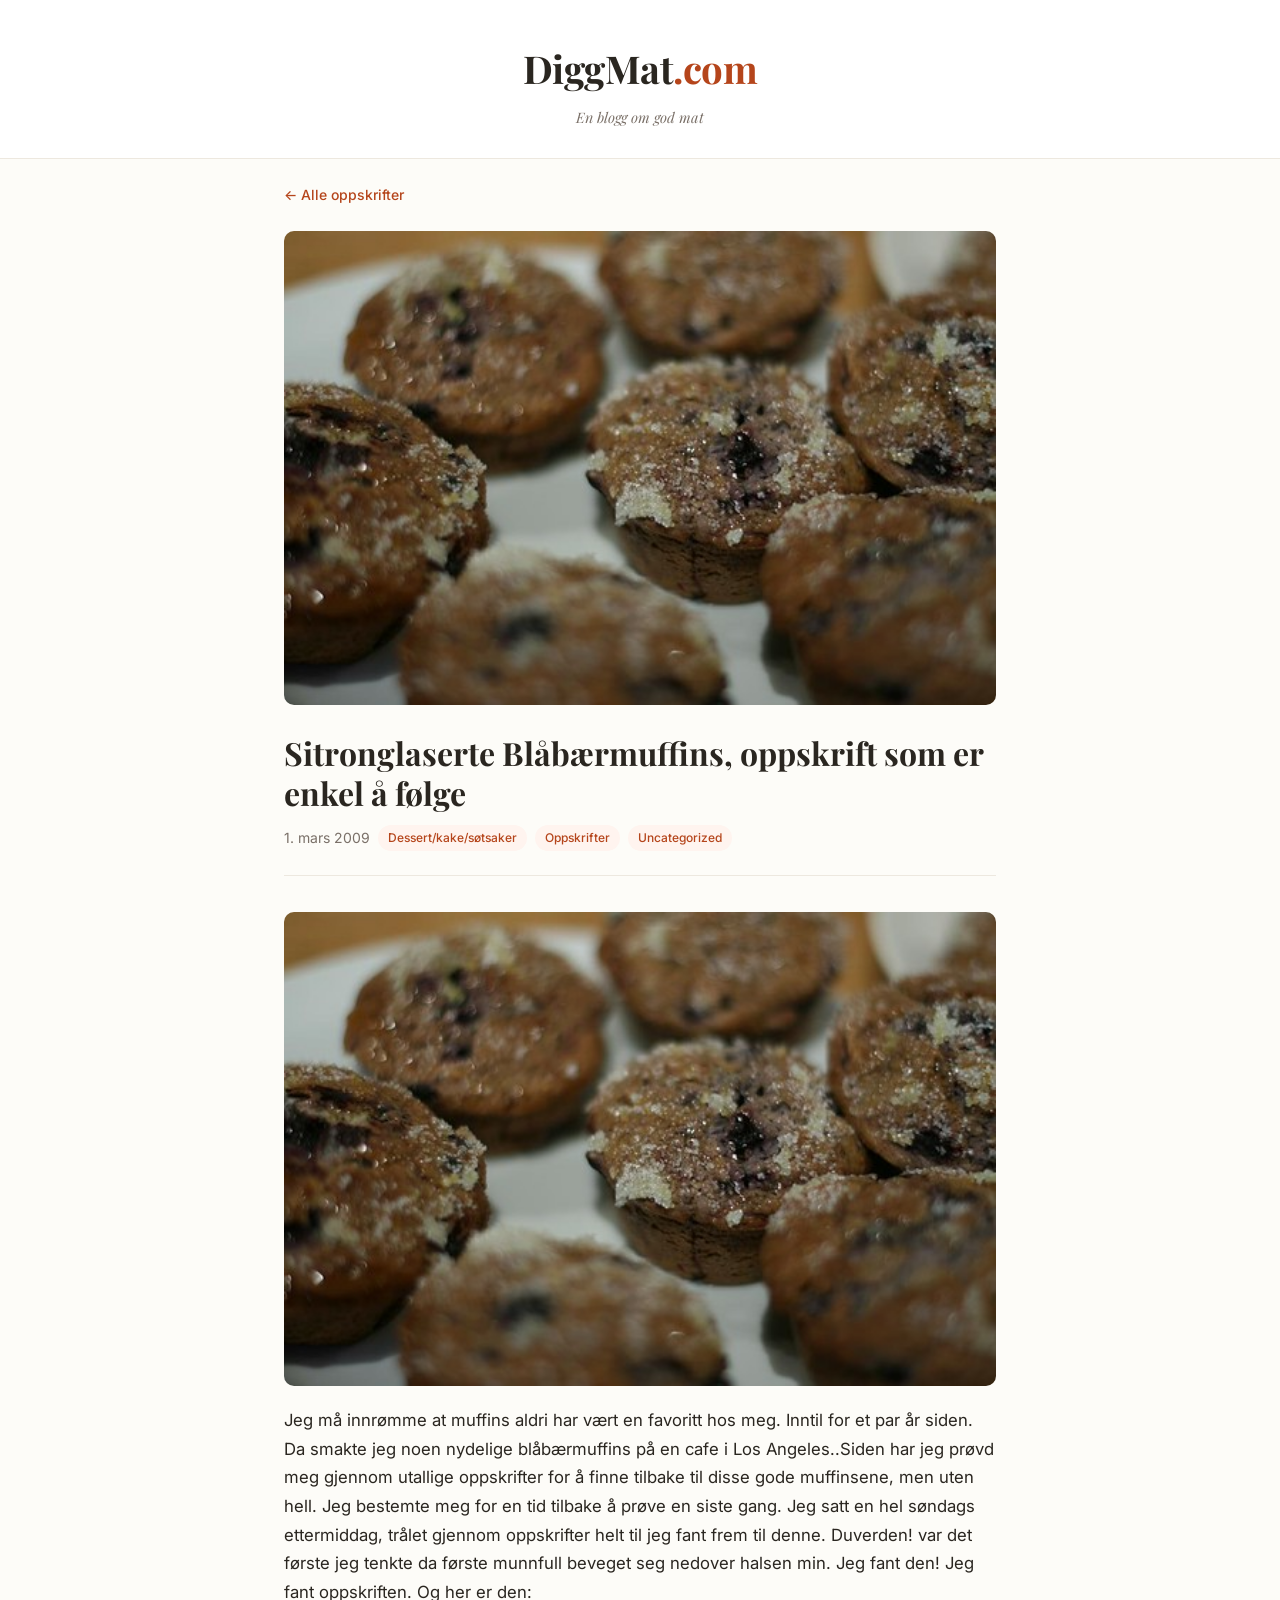
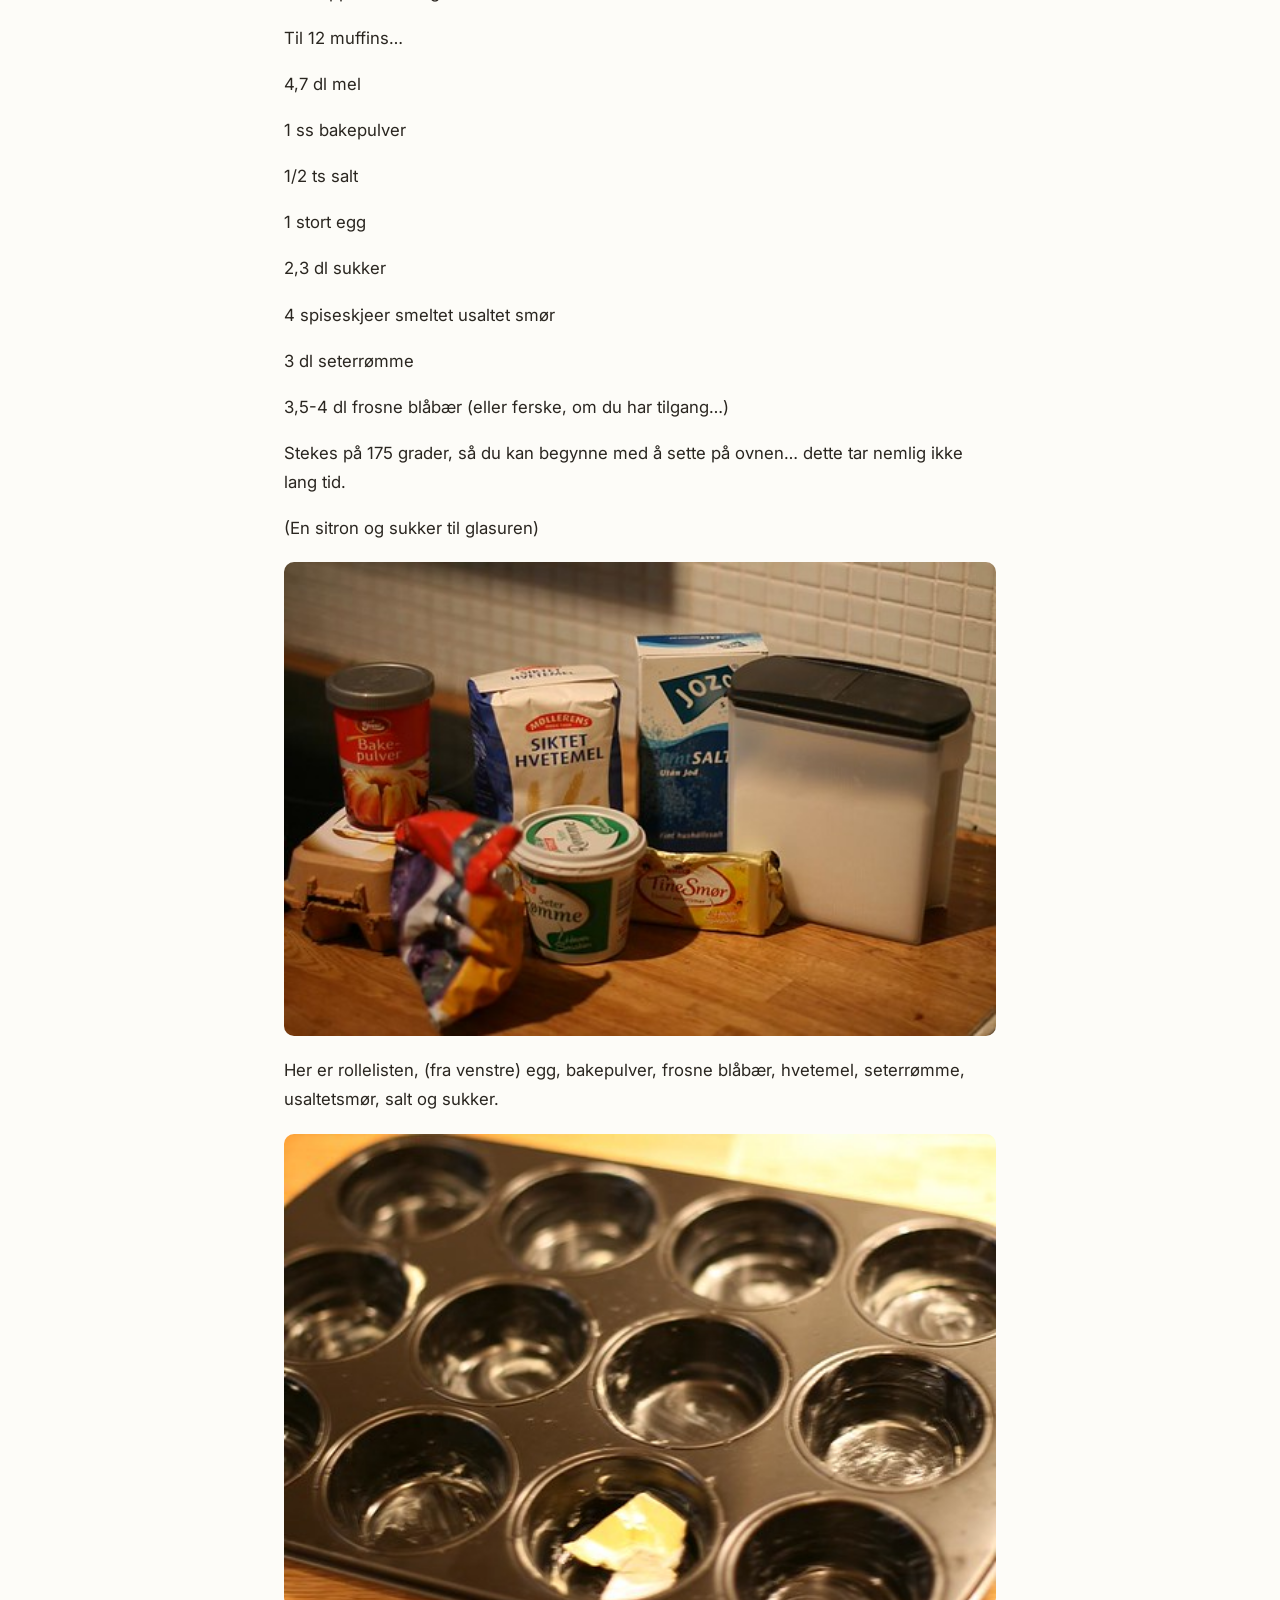
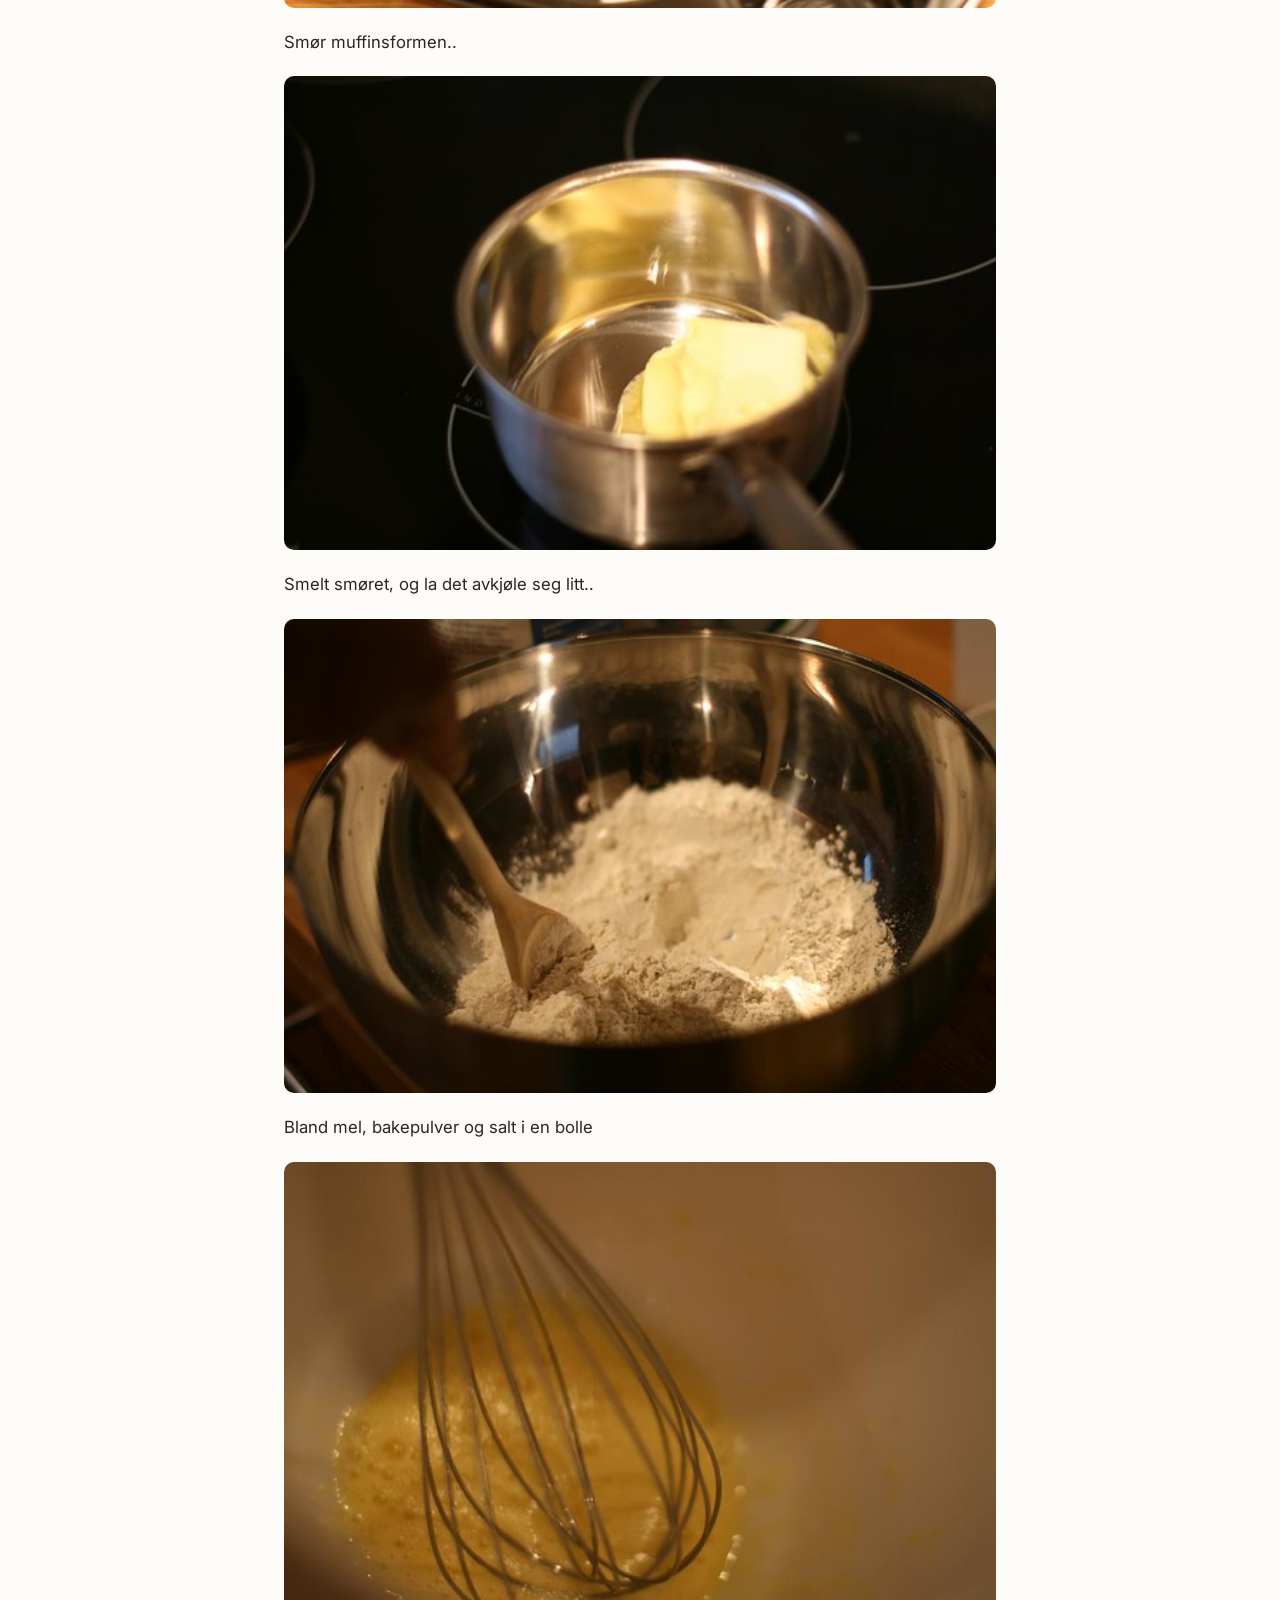
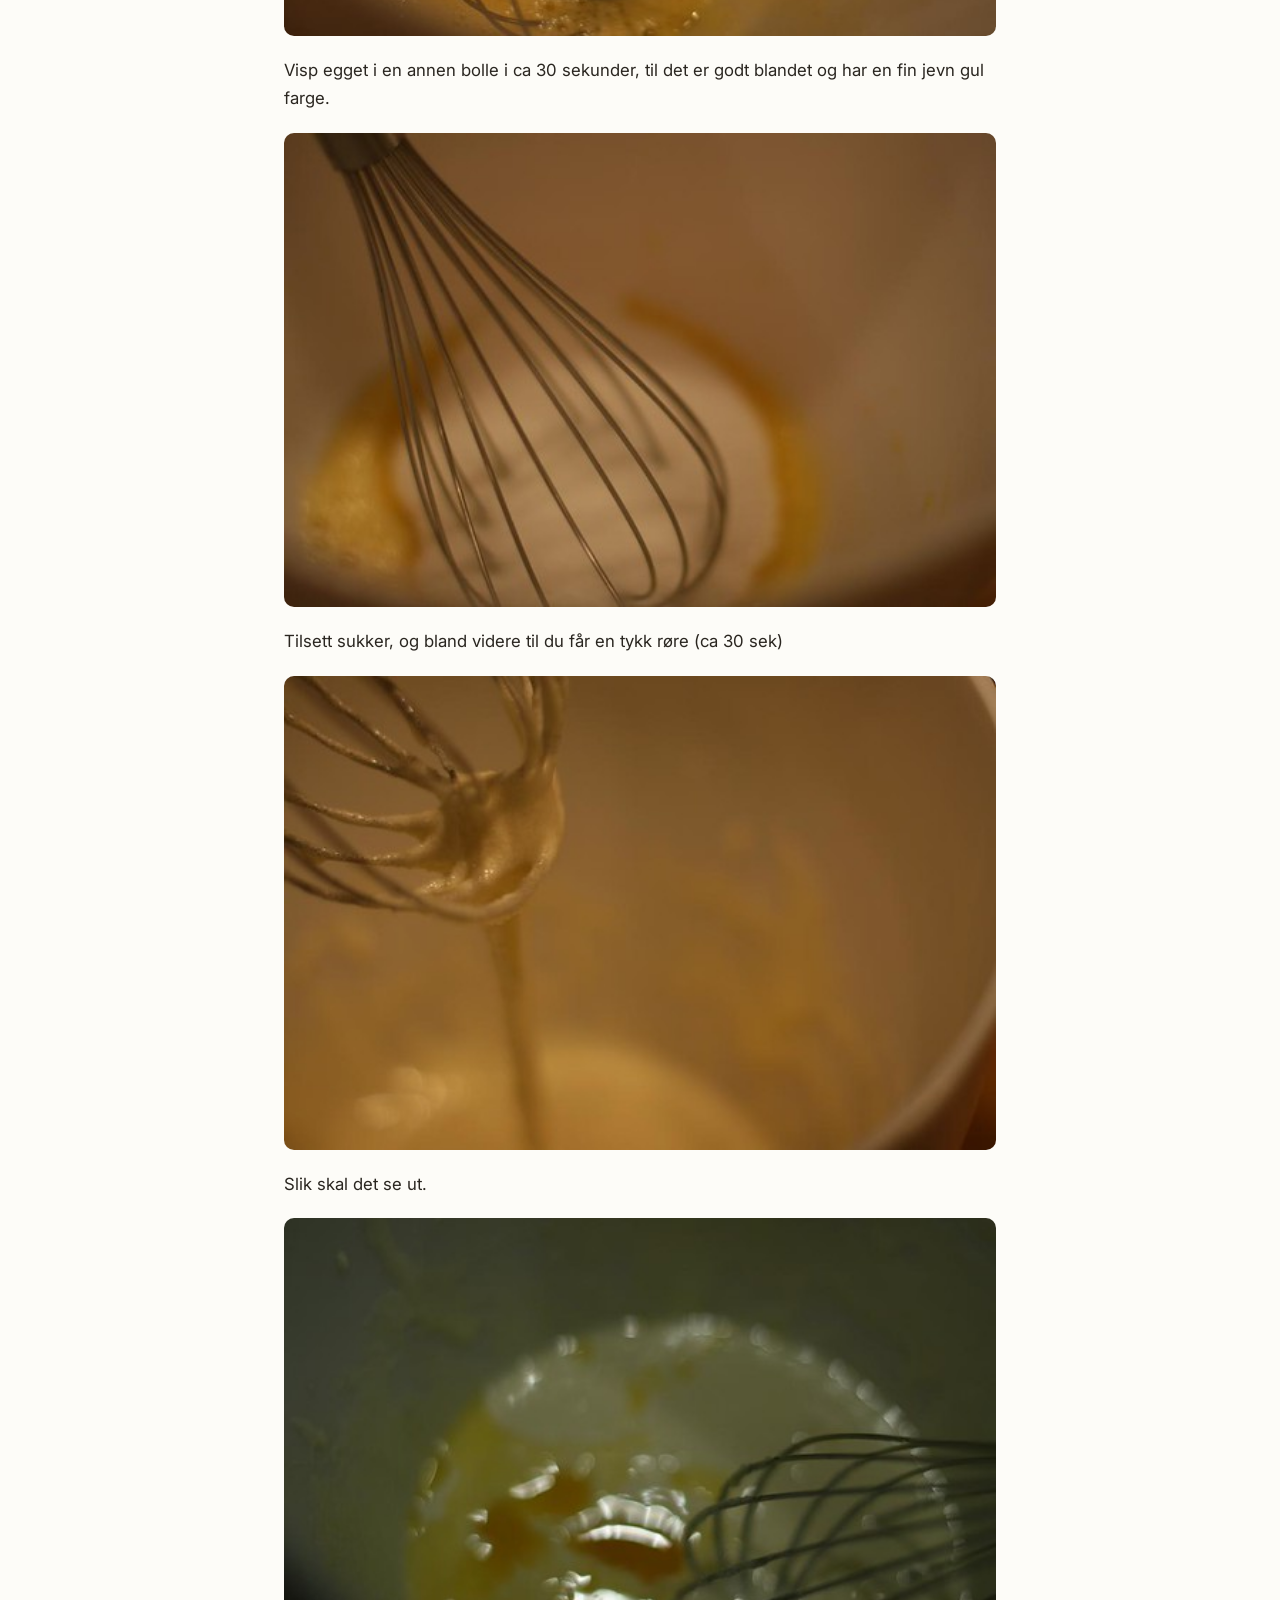
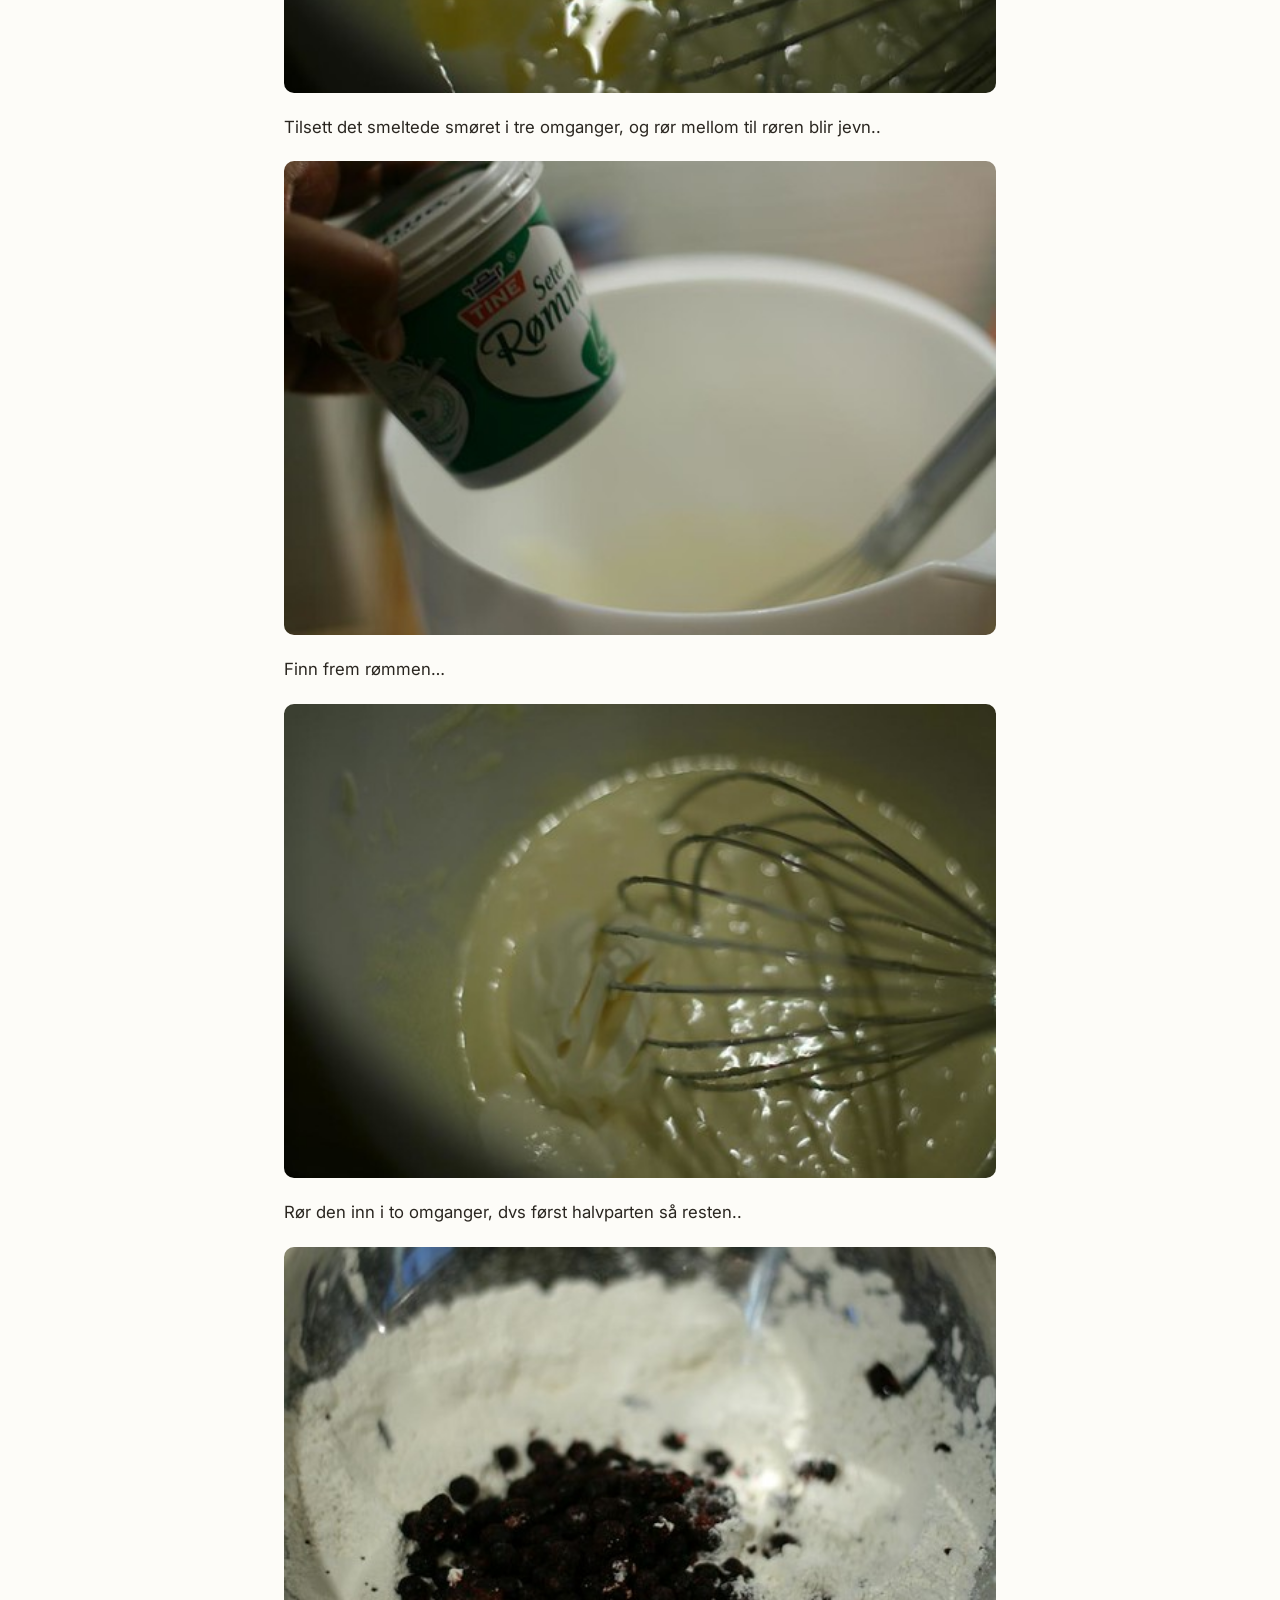
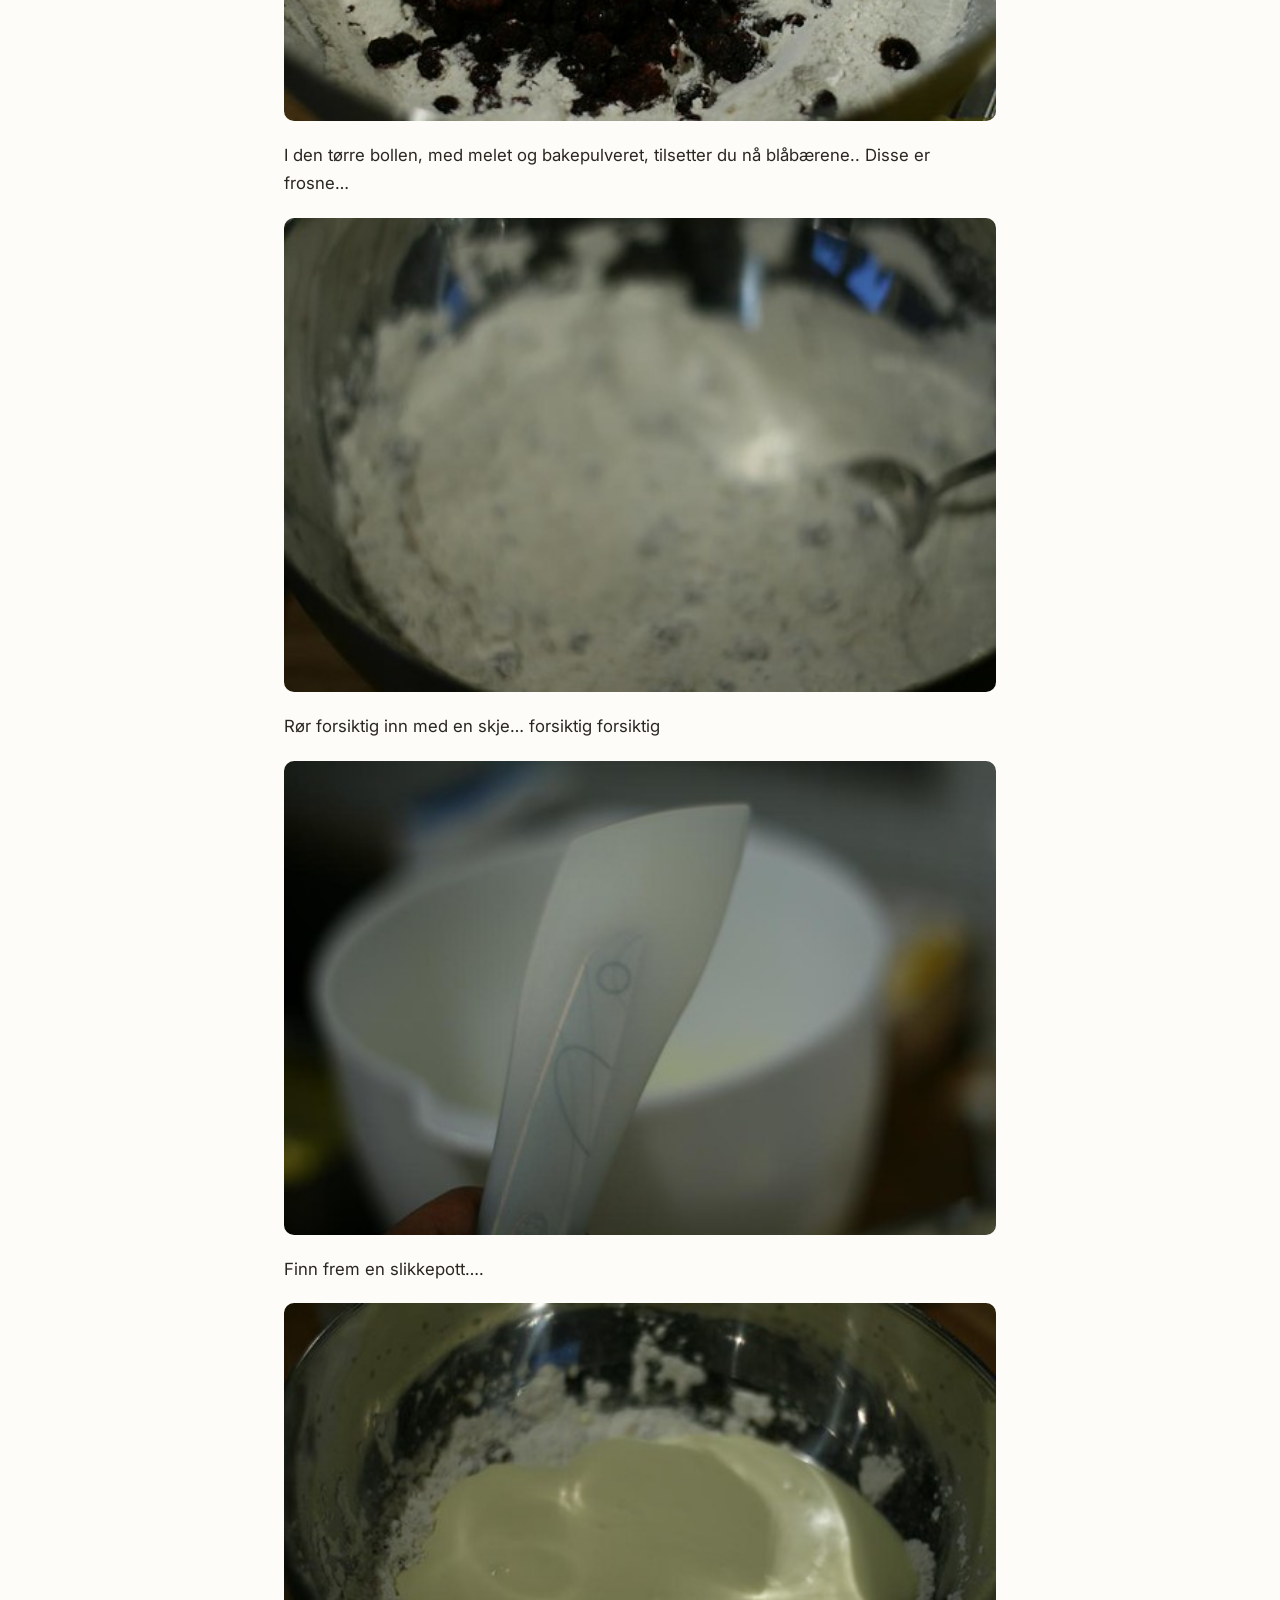
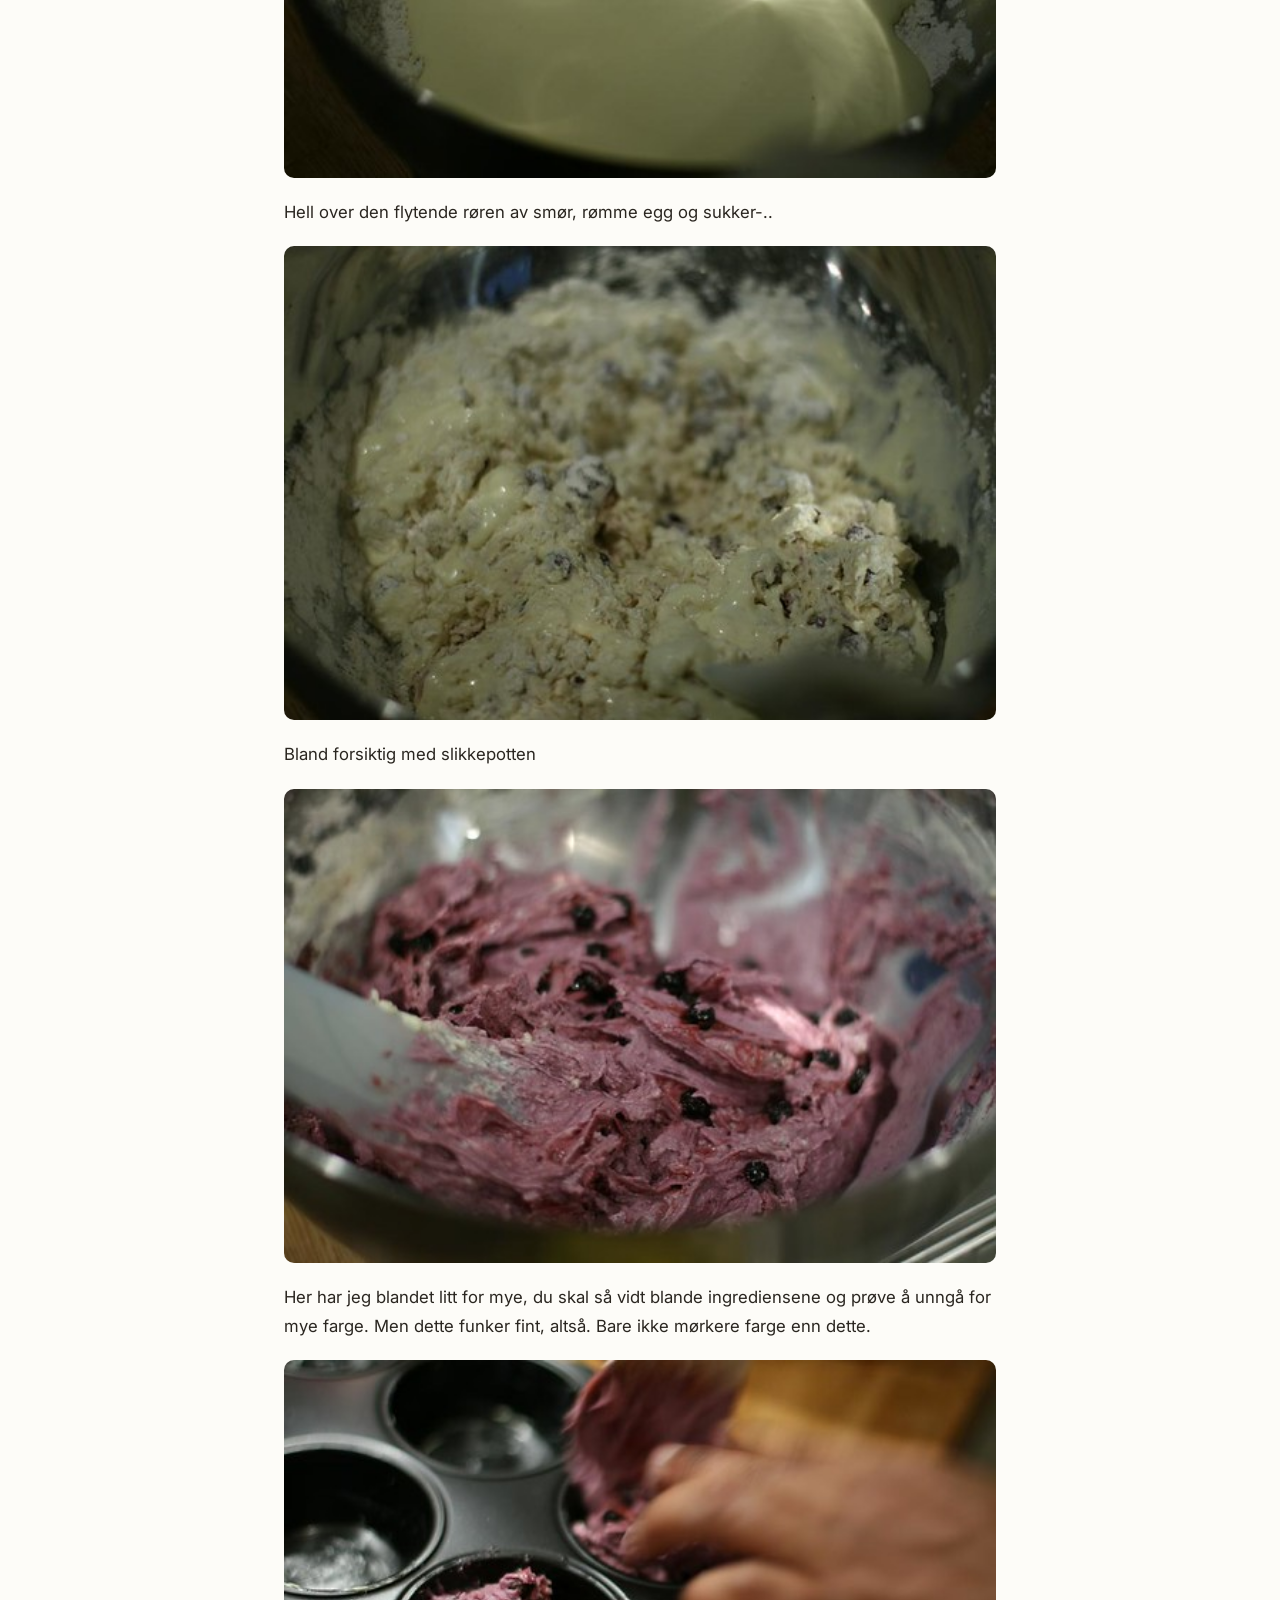
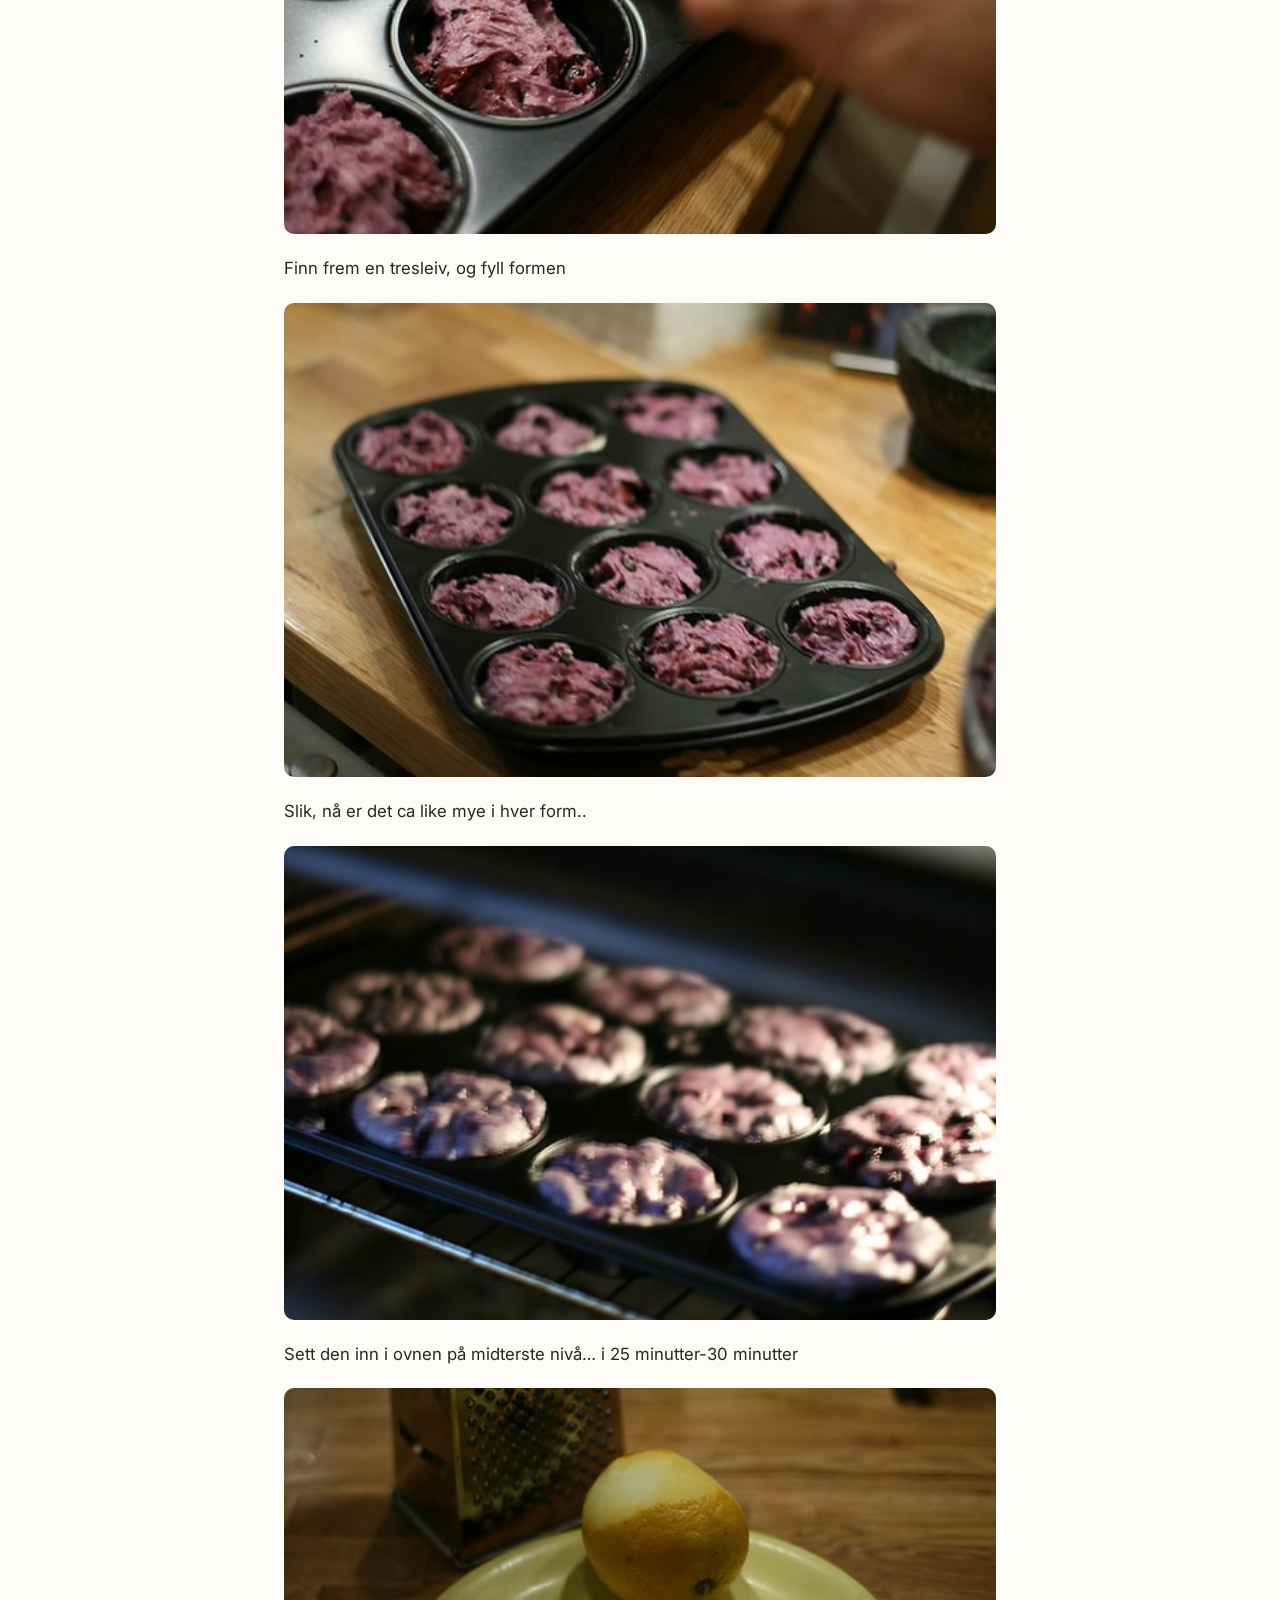
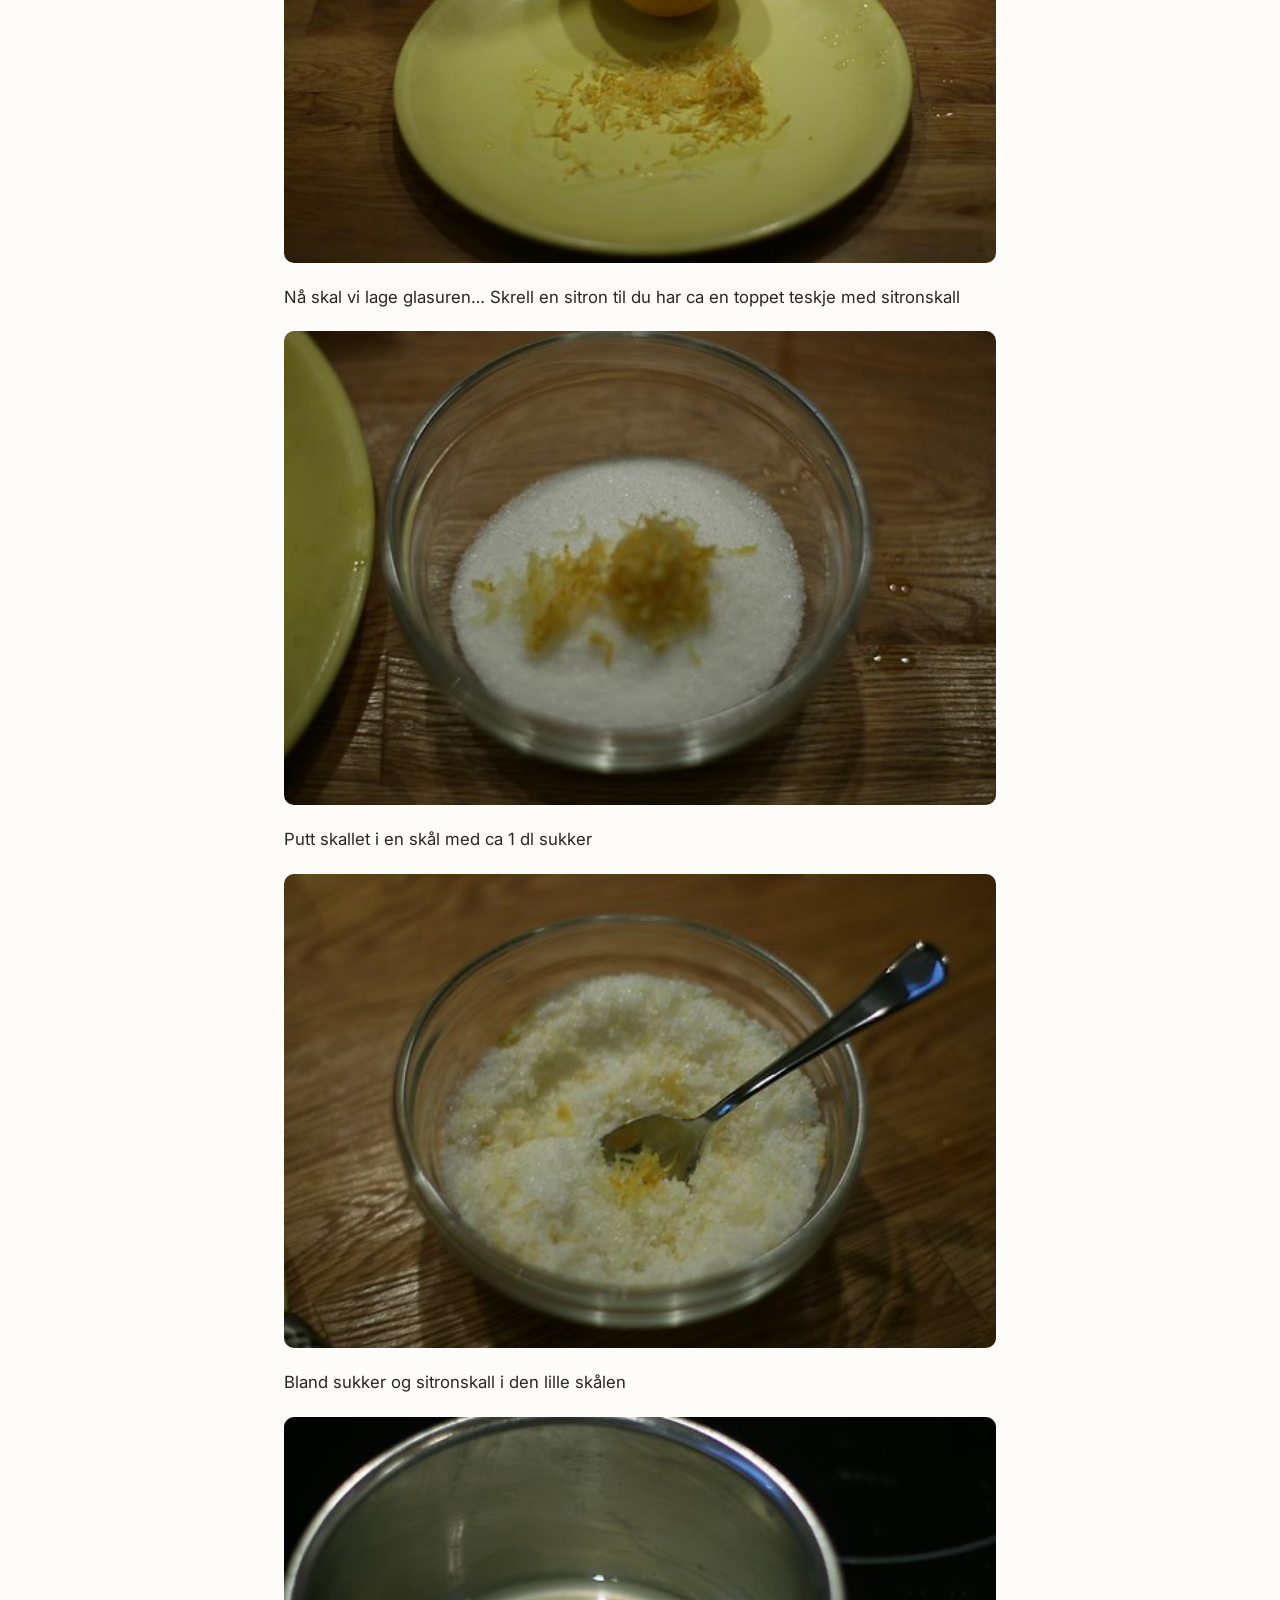
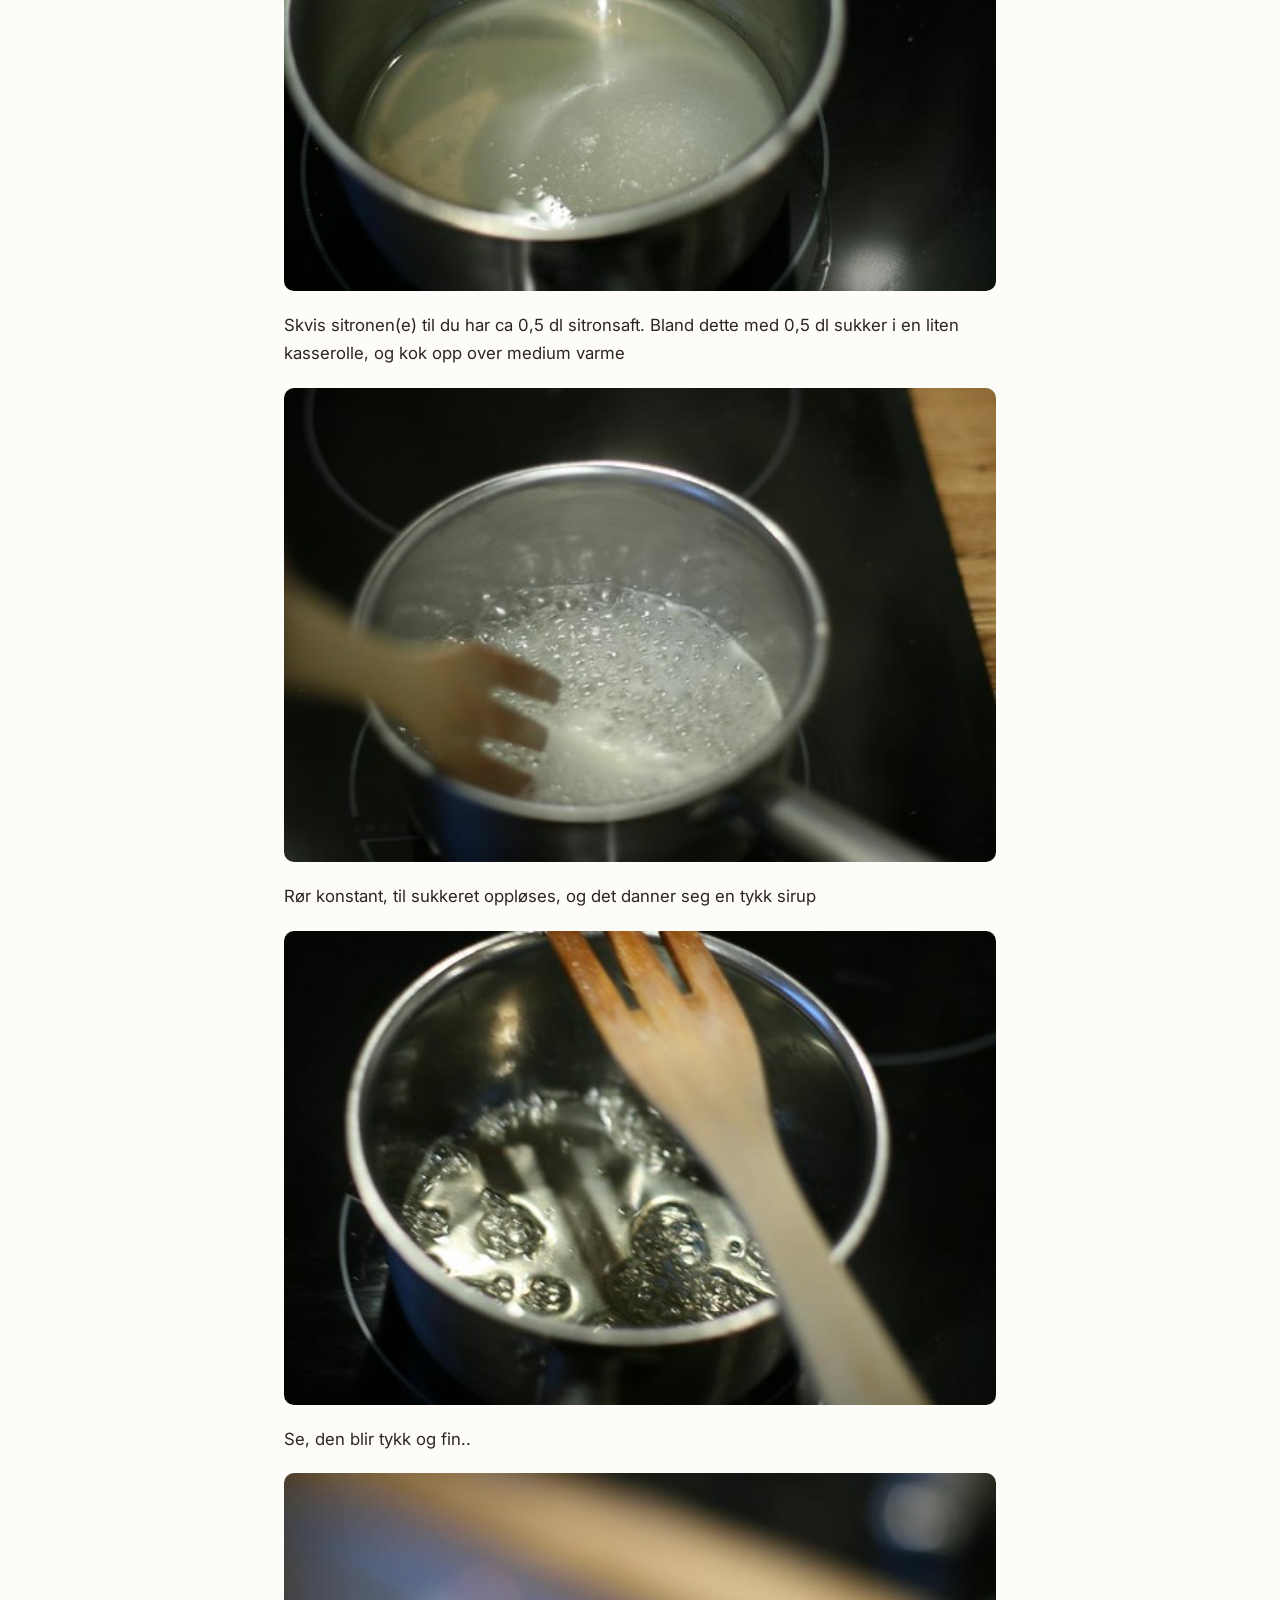
<file: oppskrifter/sitronglaserte-blabærmuffins-oppskrift-som-er-enkel-a-følge.html>
<!DOCTYPE html>
<html lang="no">
<head>
  <meta charset="UTF-8">
  <meta name="viewport" content="width=device-width, initial-scale=1.0">
  <title>Sitronglaserte Blåbærmuffins, oppskrift som er enkel å følge – DiggMat.com</title>
  <meta name="description" content="Jeg må innrømme at muffins aldri har vært en favoritt hos meg. Inntil for et par år siden. Da smakte jeg noen nydelige blåbærmuffins på en cafe i Los Ange…">
  <link rel="canonical" href="https://diggmat.com/oppskrifter/sitronglaserte-blabærmuffins-oppskrift-som-er-enkel-a-følge.html">
  <!-- Open Graph -->
  <meta property="og:type" content="article">
  <meta property="og:title" content="Sitronglaserte Blåbærmuffins, oppskrift som er enkel å følge – DiggMat.com">
  <meta property="og:description" content="Jeg må innrømme at muffins aldri har vært en favoritt hos meg. Inntil for et par år siden. Da smakte jeg noen nydelige blåbærmuffins på en cafe i Los Ange…">
  <meta property="og:site_name" content="DiggMat.com">
  <meta property="og:image" content="https://diggmat.com/images/flickr/3217982501_665c2d6c45.jpg">
  <!-- Twitter Card -->
  <meta name="twitter:card" content="summary_large_image">
  <meta name="twitter:title" content="Sitronglaserte Blåbærmuffins, oppskrift som er enkel å følge – DiggMat.com">
  <meta name="twitter:description" content="Jeg må innrømme at muffins aldri har vært en favoritt hos meg. Inntil for et par år siden. Da smakte jeg noen nydelige blåbærmuffins på en cafe i Los Ange…">
  <meta property="twitter:image" content="https://diggmat.com/images/flickr/3217982501_665c2d6c45.jpg">
  <script type="application/ld+json">{"@context": "https://schema.org/", "@type": "Recipe", "name": "Sitronglaserte Blåbærmuffins, oppskrift som er enkel å følge", "description": "Jeg må innrømme at muffins aldri har vært en favoritt hos meg. Inntil for et par år siden. Da smakte jeg noen nydelige blåbærmuffins på en cafe i Los Ange…", "datePublished": "2009-03-01", "author": {"@type": "Person", "name": "DiggMat"}, "publisher": {"@type": "Organization", "name": "DiggMat.com", "url": "https://diggmat.com"}, "url": "https://diggmat.com/oppskrifter/sitronglaserte-blabærmuffins-oppskrift-som-er-enkel-a-følge.html", "image": ["https://diggmat.com/images/flickr/3217982501_665c2d6c45.jpg"], "recipeIngredient": ["4,7 dl mel", "1 ss bakepulver", "1/2 ts salt", "1 stort egg", "2,3 dl sukker", "4 spiseskjeer smeltet usaltet smør", "3 dl seterrømme"], "recipeCategory": "Dessert/kake/søtsaker", "keywords": "sitronglaserte, blåbærmuffins, enkel, følge", "prepTime": "PT15M", "cookTime": "PT45M", "totalTime": "PT45M", "recipeCuisine": "Norsk", "recipeInstructions": [{"@type": "HowToStep", "text": "3,5-4 dl frosne blåbær (eller ferske, om du har tilgang…)"}, {"@type": "HowToStep", "text": "Stekes på 175 grader, så du kan begynne med å sette på ovnen… dette tar nemlig ikke lang tid."}, {"@type": "HowToStep", "text": "(En sitron og sukker til glasuren)"}, {"@type": "HowToStep", "text": "Her er rollelisten, (fra venstre) egg, bakepulver, frosne blåbær, hvetemel, seterrømme, usaltetsmør, salt og sukker."}, {"@type": "HowToStep", "text": "Smelt smøret, og la det avkjøle seg litt.."}, {"@type": "HowToStep", "text": "Bland mel, bakepulver og salt i en bolle"}, {"@type": "HowToStep", "text": "Visp egget i en annen bolle i ca 30 sekunder, til det er godt blandet og har en fin jevn gul farge."}, {"@type": "HowToStep", "text": "Tilsett sukker, og bland videre til du får en tykk røre (ca 30 sek)"}, {"@type": "HowToStep", "text": "Tilsett det smeltede smøret i tre omganger, og rør mellom til røren blir jevn.."}, {"@type": "HowToStep", "text": "Rør den inn i to omganger, dvs først halvparten så resten.."}, {"@type": "HowToStep", "text": "I den tørre bollen, med melet og bakepulveret, tilsetter du nå blåbærene.. Disse er frosne…"}, {"@type": "HowToStep", "text": "Rør forsiktig inn med en skje… forsiktig forsiktig"}, {"@type": "HowToStep", "text": "Finn frem en slikkepott…."}, {"@type": "HowToStep", "text": "Hell over den flytende røren av smør, rømme egg og sukker-.."}, {"@type": "HowToStep", "text": "Bland forsiktig med slikkepotten"}, {"@type": "HowToStep", "text": "Her har jeg blandet litt for mye, du skal så vidt blande ingrediensene og prøve å unngå for mye farge. Men dette funker fint, altså. Bare ikke mørkere farge enn dette."}, {"@type": "HowToStep", "text": "Finn frem en tresleiv, og fyll formen"}, {"@type": "HowToStep", "text": "Slik, nå er det ca like mye i hver form.."}, {"@type": "HowToStep", "text": "Sett den inn i ovnen på midterste nivå… i 25 minutter-30 minutter"}, {"@type": "HowToStep", "text": "Nå skal vi lage glasuren… Skrell en sitron til du har ca en toppet teskje med sitronskall"}, {"@type": "HowToStep", "text": "Putt skallet i en skål med ca 1 dl sukker"}, {"@type": "HowToStep", "text": "Bland sukker og sitronskall i den lille skålen"}, {"@type": "HowToStep", "text": "Skvis sitronen(e) til du har ca 0,5 dl sitronsaft. Bland dette med 0,5 dl sukker i en liten kasserolle, og kok opp over medium varme"}, {"@type": "HowToStep", "text": "Rør konstant, til sukkeret oppløses, og det danner seg en tykk sirup"}, {"@type": "HowToStep", "text": "Se, den blir tykk og fin.."}, {"@type": "HowToStep", "text": "Sjekk muffinsen etter 25 min, og ser tannstiker slik ut (bare noen fuktige smuler)etter at du har dyttet den inn til midten av en muffin, så er de klare.."}, {"@type": "HowToStep", "text": "Voila! La dem hvile i 5 minutter…"}, {"@type": "HowToStep", "text": "Pensle muffinsen med sitronlaken"}, {"@type": "HowToStep", "text": "Dyppe hver og en i sukkerbollen med sitronskall"}, {"@type": "HowToStep", "text": "Og der har du 12 nydelige muffins du kan kose deg med.."}, {"@type": "HowToStep", "text": "Og legg igjen en kommentar dersom du prøver dem- Kom med innspill, så vi kanskje kan gjøre dem enda bedre.. ?"}, {"@type": "HowToStep", "text": "Legg deg til på mailinglista mi under, så får du beskjed hver gang jeg legger ut en ny oppskrift (veldig spamfri):"}]}</script>
  <link rel="stylesheet" href="../style.css?v=4">
</head>
<body>
  <header class="site-header">
    <a href="/" class="site-logo">DiggMat<span>.com</span></a>
    <p class="site-tagline">En blogg om god mat</p>
  </header>
  
<div class="recipe-page">
  <nav class="breadcrumb"><a href="../index.html">← Alle oppskrifter</a></nav>
  <div class="recipe-hero"><img src="../images/flickr/3217982501_665c2d6c45.jpg" alt="Sitronglaserte Blåbærmuffins, oppskrift som er enkel å følge" loading="eager"></div>
  <h1 class="recipe-title">Sitronglaserte Blåbærmuffins, oppskrift som er enkel å følge</h1>
  <div class="recipe-meta-bar">
    <span class="meta-date">1. mars 2009</span>
    <span class="meta-chip">Dessert/kake/søtsaker</span><span class="meta-chip">Oppskrifter</span><span class="meta-chip">Uncategorized</span>
  </div>
  <div class="recipe-content">
    <figure class="step-img"><img src="../images/flickr/3217982501_665c2d6c45.jpg" alt="Blåbærmuffins, how to make blueberry muffins diggmat.com" loading="lazy"></figure>
<p>Jeg må innrømme at muffins aldri har vært en favoritt hos meg. Inntil for et par år siden. Da smakte jeg noen nydelige blåbærmuffins på en cafe i Los Angeles..Siden har jeg prøvd meg gjennom utallige oppskrifter for å finne tilbake til disse gode muffinsene, men uten hell. Jeg bestemte meg for en tid tilbake å prøve en siste gang. Jeg satt en hel søndags ettermiddag, trålet gjennom oppskrifter helt til jeg fant frem til denne. Duverden! var det første jeg tenkte da første munnfull beveget seg nedover halsen min. Jeg fant den! Jeg fant oppskriften. Og her er den:</p>
<p>Til 12 muffins…</p>
<p>4,7 dl mel</p>
<p>1 ss bakepulver</p>
<p>1/2 ts salt</p>
<p>1 stort egg</p>
<p>2,3 dl sukker</p>
<p>4 spiseskjeer smeltet usaltet smør</p>
<p>3 dl seterrømme</p>
<p>3,5-4 dl frosne blåbær (eller ferske, om du har tilgang…)</p>
<p>Stekes på 175 grader, så du kan begynne med å sette på ovnen… dette tar nemlig ikke lang tid.</p>
<p>(En sitron og sukker til glasuren)</p>
<figure class="step-img"><img src="../images/flickr/3217979999_577a07b91a.jpg" alt="Blåbærmuffins, how to make blueberry muffins diggmat.com" loading="lazy"></figure>
<p>Her er rollelisten, (fra venstre) egg, bakepulver, frosne blåbær, hvetemel, seterrømme, usaltetsmør, salt og sukker.</p>
<figure class="step-img"><img src="../images/flickr/3218831658_2076126fcb.jpg" alt="Blåbærmuffins, how to make blueberry muffins diggmat.com" loading="lazy"></figure>
<p>Smør muffinsformen..</p>
<figure class="step-img"><img src="../images/flickr/3218831320_d35a1a80e8.jpg" alt="Blåbærmuffins, how to make blueberry muffins diggmat.com" loading="lazy"></figure>
<p>Smelt smøret, og la det avkjøle seg litt..</p>
<figure class="step-img"><img src="../images/flickr/3218831514_408c0ccaf4.jpg" alt="Blåbærmuffins, how to make blueberry muffins diggmat.com" loading="lazy"></figure>
<p>Bland mel, bakepulver og salt i en bolle</p>
<figure class="step-img"><img src="../images/flickr/3217980501_b9f3bc1e2c.jpg" alt="Blåbærmuffins, how to make blueberry muffins diggmat.com" loading="lazy"></figure>
<p>Visp egget i en annen bolle i ca 30 sekunder, til det er godt blandet og har en fin jevn gul farge.</p>
<figure class="step-img"><img src="../images/flickr/3217980549_01bf6a13cf.jpg" alt="Blåbærmuffins, how to make blueberry muffins diggmat.com" loading="lazy"></figure>
<p>Tilsett sukker, og bland videre til du får en tykk røre (ca 30 sek)</p>
<figure class="step-img"><img src="../images/flickr/3217980609_d9f7840a8c.jpg" alt="Blåbærmuffins, how to make blueberry muffins diggmat.com" loading="lazy"></figure>
<p>Slik skal det se ut.</p>
<figure class="step-img"><img src="../images/flickr/3218832042_ed5d7a24e1.jpg" alt="Blåbærmuffins, how to make blueberry muffins diggmat.com" loading="lazy"></figure>
<p>Tilsett det smeltede smøret i tre omganger, og rør mellom til røren blir jevn..</p>
<figure class="step-img"><img src="../images/flickr/3218832068_88ee59ba72.jpg" alt="Blåbærmuffins, how to make blueberry muffins diggmat.com" loading="lazy"></figure>
<p>Finn frem rømmen…</p>
<figure class="step-img"><img src="../images/flickr/3218832112_5701275ff8.jpg" alt="Blåbærmuffins, how to make blueberry muffins diggmat.com" loading="lazy"></figure>
<p>Rør den inn i to omganger, dvs først halvparten så resten..</p>
<figure class="step-img"><img src="../images/flickr/3217980867_308f4641ba.jpg" alt="Blåbærmuffins, how to make blueberry muffins diggmat.com" loading="lazy"></figure>
<p>I den tørre bollen, med melet og bakepulveret, tilsetter du nå blåbærene.. Disse er frosne…</p>
<figure class="step-img"><img src="../images/flickr/3217980897_7e099f62eb.jpg" alt="Blåbærmuffins, how to make blueberry muffins diggmat.com" loading="lazy"></figure>
<p>Rør forsiktig inn med en skje… forsiktig forsiktig</p>
<figure class="step-img"><img src="../images/flickr/3218832340_d31293a4b7.jpg" alt="Blåbærmuffins, how to make blueberry muffins diggmat.com" loading="lazy"></figure>
<p>Finn frem en slikkepott….</p>
<figure class="step-img"><img src="../images/flickr/3218832382_757d7b656b.jpg" alt="Blåbærmuffins, how to make blueberry muffins diggmat.com" loading="lazy"></figure>
<p>Hell over den flytende røren av smør, rømme egg og sukker-..</p>
<figure class="step-img"><img src="../images/flickr/3218832436_f0138928cf.jpg" alt="Blåbærmuffins, how to make blueberry muffins diggmat.com" loading="lazy"></figure>
<p>Bland forsiktig med slikkepotten</p>
<figure class="step-img"><img src="../images/flickr/3218832500_f7944b53d2.jpg" alt="Blåbærmuffins, how to make blueberry muffins diggmat.com" loading="lazy"></figure>
<p>Her har jeg blandet litt for mye, du skal så vidt blande ingrediensene og prøve å unngå for mye farge. Men dette funker fint, altså. Bare ikke mørkere farge enn dette.</p>
<figure class="step-img"><img src="../images/flickr/3218832596_91db5f80ec.jpg" alt="Blåbærmuffins, how to make blueberry muffins diggmat.com" loading="lazy"></figure>
<p>Finn frem en tresleiv, og fyll formen</p>
<figure class="step-img"><img src="../images/flickr/3217981443_d6d56ab39e.jpg" alt="Blåbærmuffins, how to make blueberry muffins diggmat.com" loading="lazy"></figure>
<p>Slik, nå er det ca like mye i hver form..</p>
<figure class="step-img"><img src="../images/flickr/3218832844_3d948f737d.jpg" alt="Blåbærmuffins, how to make blueberry muffins diggmat.com" loading="lazy"></figure>
<p>Sett den inn i ovnen på midterste nivå… i 25 minutter-30 minutter</p>
<figure class="step-img"><img src="../images/flickr/3218832990_7d7d05ab60.jpg" alt="Blåbærmuffins, how to make blueberry muffins diggmat.com" loading="lazy"></figure>
<p>Nå skal vi lage glasuren… Skrell en sitron til du har ca en toppet teskje med sitronskall</p>
<figure class="step-img"><img src="../images/flickr/3218833064_a604aeed4e.jpg" alt="Blåbærmuffins, how to make blueberry muffins diggmat.com" loading="lazy"></figure>
<p>Putt skallet i en skål med ca 1 dl sukker</p>
<figure class="step-img"><img src="../images/flickr/3218833272_c0cbc749c1.jpg" alt="Blåbærmuffins, how to make blueberry muffins diggmat.com" loading="lazy"></figure>
<p>Bland sukker og sitronskall i den lille skålen</p>
<figure class="step-img"><img src="../images/flickr/3217981835_0a2e76c886.jpg" alt="Blåbærmuffins, how to make blueberry muffins diggmat.com" loading="lazy"></figure>
<p>Skvis sitronen(e) til du har ca 0,5 dl sitronsaft. Bland dette med 0,5 dl sukker i en liten kasserolle, og kok opp over medium varme</p>
<figure class="step-img"><img src="../images/flickr/3217981927_708fd19acd.jpg" alt="Blåbærmuffins, how to make blueberry muffins diggmat.com" loading="lazy"></figure>
<p>Rør konstant, til sukkeret oppløses, og det danner seg en tykk sirup</p>
<figure class="step-img"><img src="../images/flickr/3217982039_a600b0053f.jpg" alt="Blåbærmuffins, how to make blueberry muffins diggmat.com" loading="lazy"></figure>
<p>Se, den blir tykk og fin..</p>
<figure class="step-img"><img src="../images/flickr/3217982071_611a3b8b0b.jpg" alt="Blåbærmuffins, how to make blueberry muffins diggmat.com" loading="lazy"></figure>
<p>Sjekk muffinsen etter 25 min, og ser tannstiker slik ut (bare noen fuktige smuler)etter at du har dyttet den inn til midten av en muffin, så er de klare..</p>
<figure class="step-img"><img src="../images/flickr/3217982139_5f2308d66b.jpg" alt="Blåbærmuffins, how to make blueberry muffins diggmat.com" loading="lazy"></figure>
<p>Voila! La dem hvile i 5 minutter…</p>
<figure class="step-img"><img src="../images/flickr/3218833558_42958594a3.jpg" alt="Blåbærmuffins, how to make blueberry muffins diggmat.com" loading="lazy"></figure>
<p>Pensle muffinsen med sitronlaken</p>
<figure class="step-img"><img src="../images/flickr/3218833626_5faaa66bd3.jpg" alt="Blåbærmuffins, how to make blueberry muffins diggmat.com" loading="lazy"></figure>
<p>Slik…..</p>
<figure class="step-img"><img src="../images/flickr/3218833700_a129ecc874.jpg" alt="Blåbærmuffins, how to make blueberry muffins diggmat.com" loading="lazy"></figure>
<p>Dyppe hver og en i sukkerbollen med sitronskall</p>
<figure class="step-img"><img src="../images/flickr/3217982435_907fef4917.jpg" alt="Blåbærmuffins, how to make blueberry muffins diggmat.com" loading="lazy"></figure>
<p>Hmmm…</p>
<figure class="step-img"><img src="../images/flickr/3217982501_665c2d6c45.jpg" alt="Blåbærmuffins, how to make blueberry muffins diggmat.com" loading="lazy"></figure>
<p>Og der har du 12 nydelige muffins du kan kose deg med..</p>
<p>Lykke til!</p>
<p>Og legg igjen en kommentar dersom du prøver dem- Kom med innspill, så vi kanskje kan gjøre dem enda bedre.. ?</p>
<p>Legg deg til på mailinglista mi under, så får du beskjed hver gang jeg legger ut en ny oppskrift (veldig spamfri):</p>
  </div>
  <div class="recipe-nav"><a href="karamellpudding-med-et-hint-av-kaffe.html" class="prev"><span class="nav-label">← Forrige</span><span class="nav-title">Karamellpudding med et hint av kaffe (Christers beste)</span></a><a href="verdens-beste-spaghettisaus-pastasaus-tomatsaus-veldig-veldi.html" class="next"><span class="nav-label">Neste →</span><span class="nav-title">Verdens beste spaghettisaus / pastasaus / tomatsaus. Veldig veldig god oppskrift!</span></a></div>
  <div class="related-section">
  <span class="related-heading">De som så på denne, så også på disse:</span>
  <div class="related-grid">
<a href="blabærpai-oppskrift-pa-en-veldig-god-dessert.html" class="related-card"><div class="related-thumb"><img src="../images/flickr/4974758218_7ef614cb86.jpg" alt="" loading="lazy"></div><span class="related-card-title">Blåbærpai. Oppskrift på en veldig god dessert.</span></a>
<a href="sjokolade-cookies-sjokoladekjeks-chocolate-cookies-en-fantas.html" class="related-card"><div class="related-thumb"><img src="../images/flickr/3349765916_ccd992c7d0.jpg" alt="" loading="lazy"></div><span class="related-card-title">Sjokolade cookies (sjokoladekjeks) (Chocolate cookies). En fantastisk oppskrift!</span></a>
<a href="verdens-beste-spaghettisaus-pastasaus-tomatsaus-veldig-veldi.html" class="related-card"><div class="related-thumb"><img src="../images/flickr/3368013815_0a3970037e.jpg" alt="" loading="lazy"></div><span class="related-card-title">Verdens beste spaghettisaus / pastasaus / tomatsaus. Veldig veldig god oppskrift!</span></a>
<a href="slik-lager-du-pasta-ravioli-oppskrift.html" class="related-card"><div class="related-thumb"><img src="../images/flickr/3148482535_56474c4c74.jpg" alt="" loading="lazy"></div><span class="related-card-title">Slik lager du hjemmelagd pasta/ravioli (oppskrift)</span></a>
  </div>
</div>
</div>

  <footer class="site-footer">
    <p>DiggMat.com &mdash; En blogg om god mat</p>
  </footer>
</body>
</html>
</file>
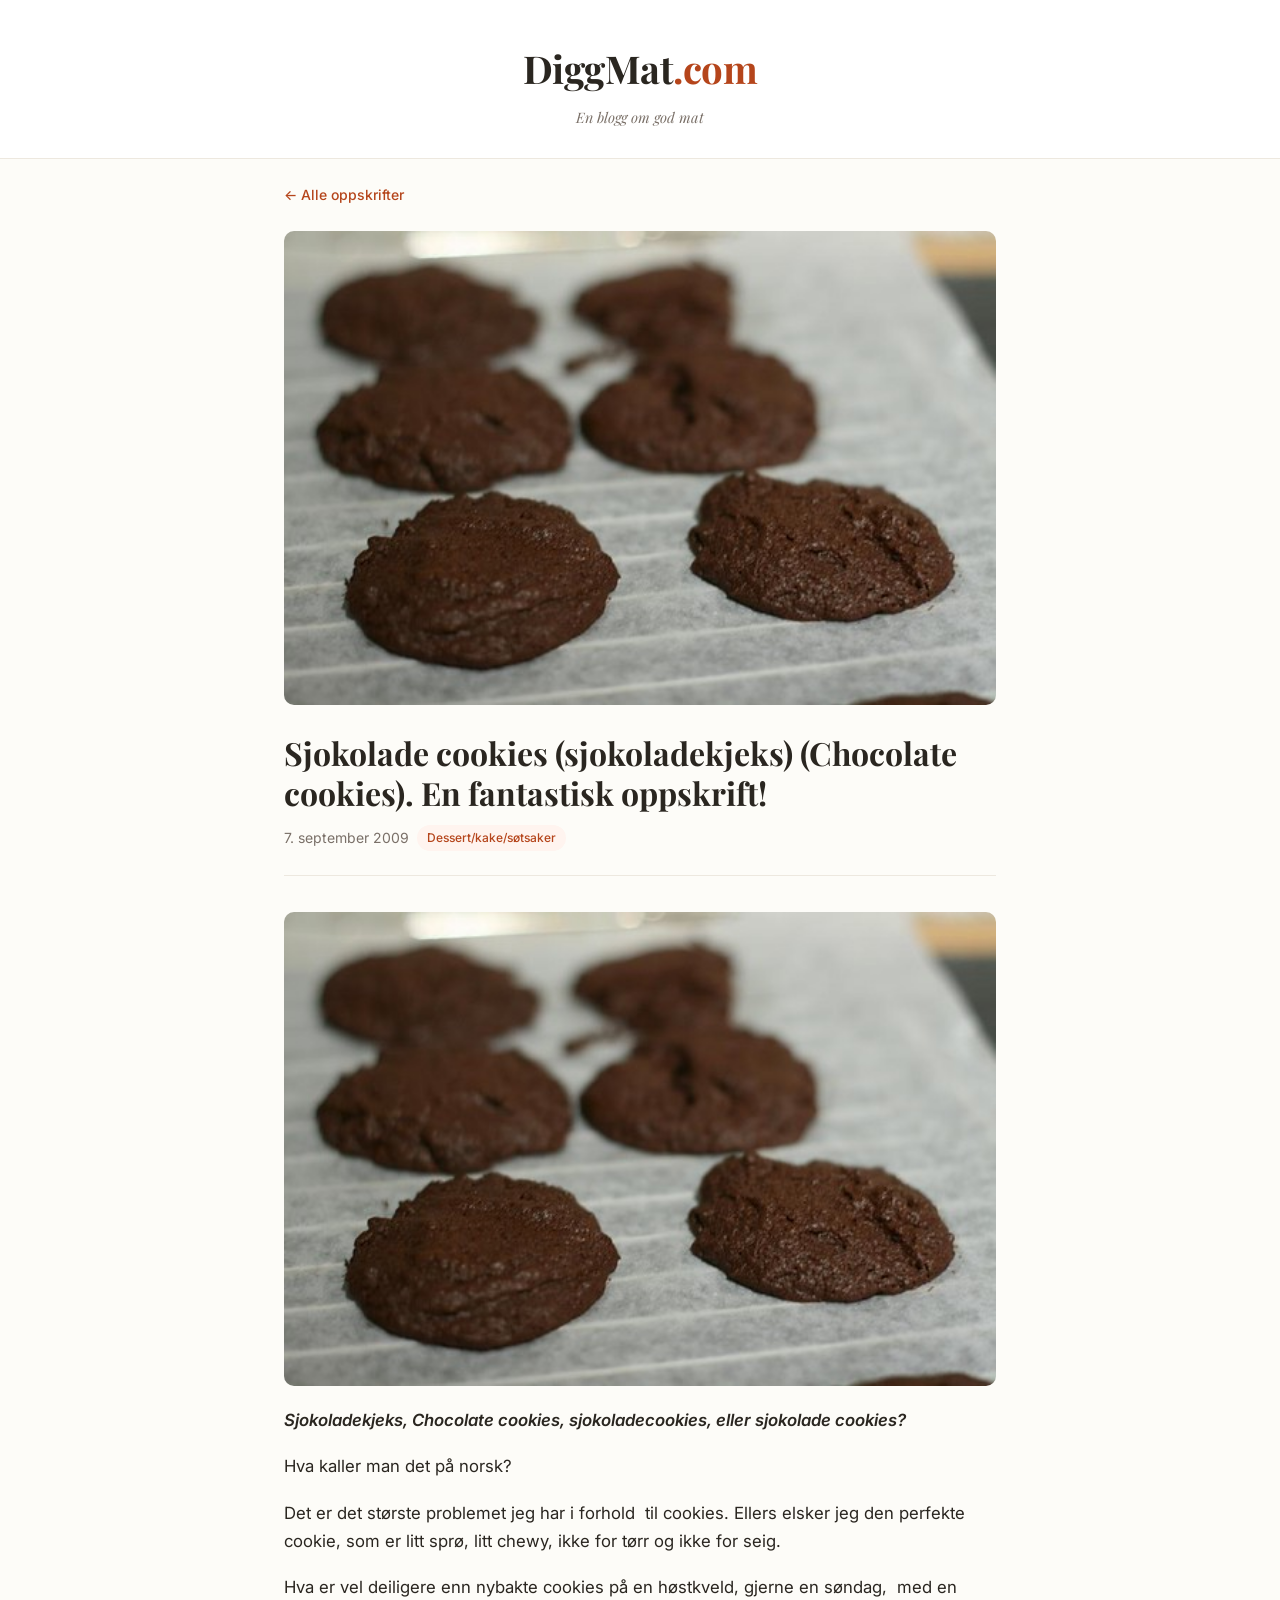
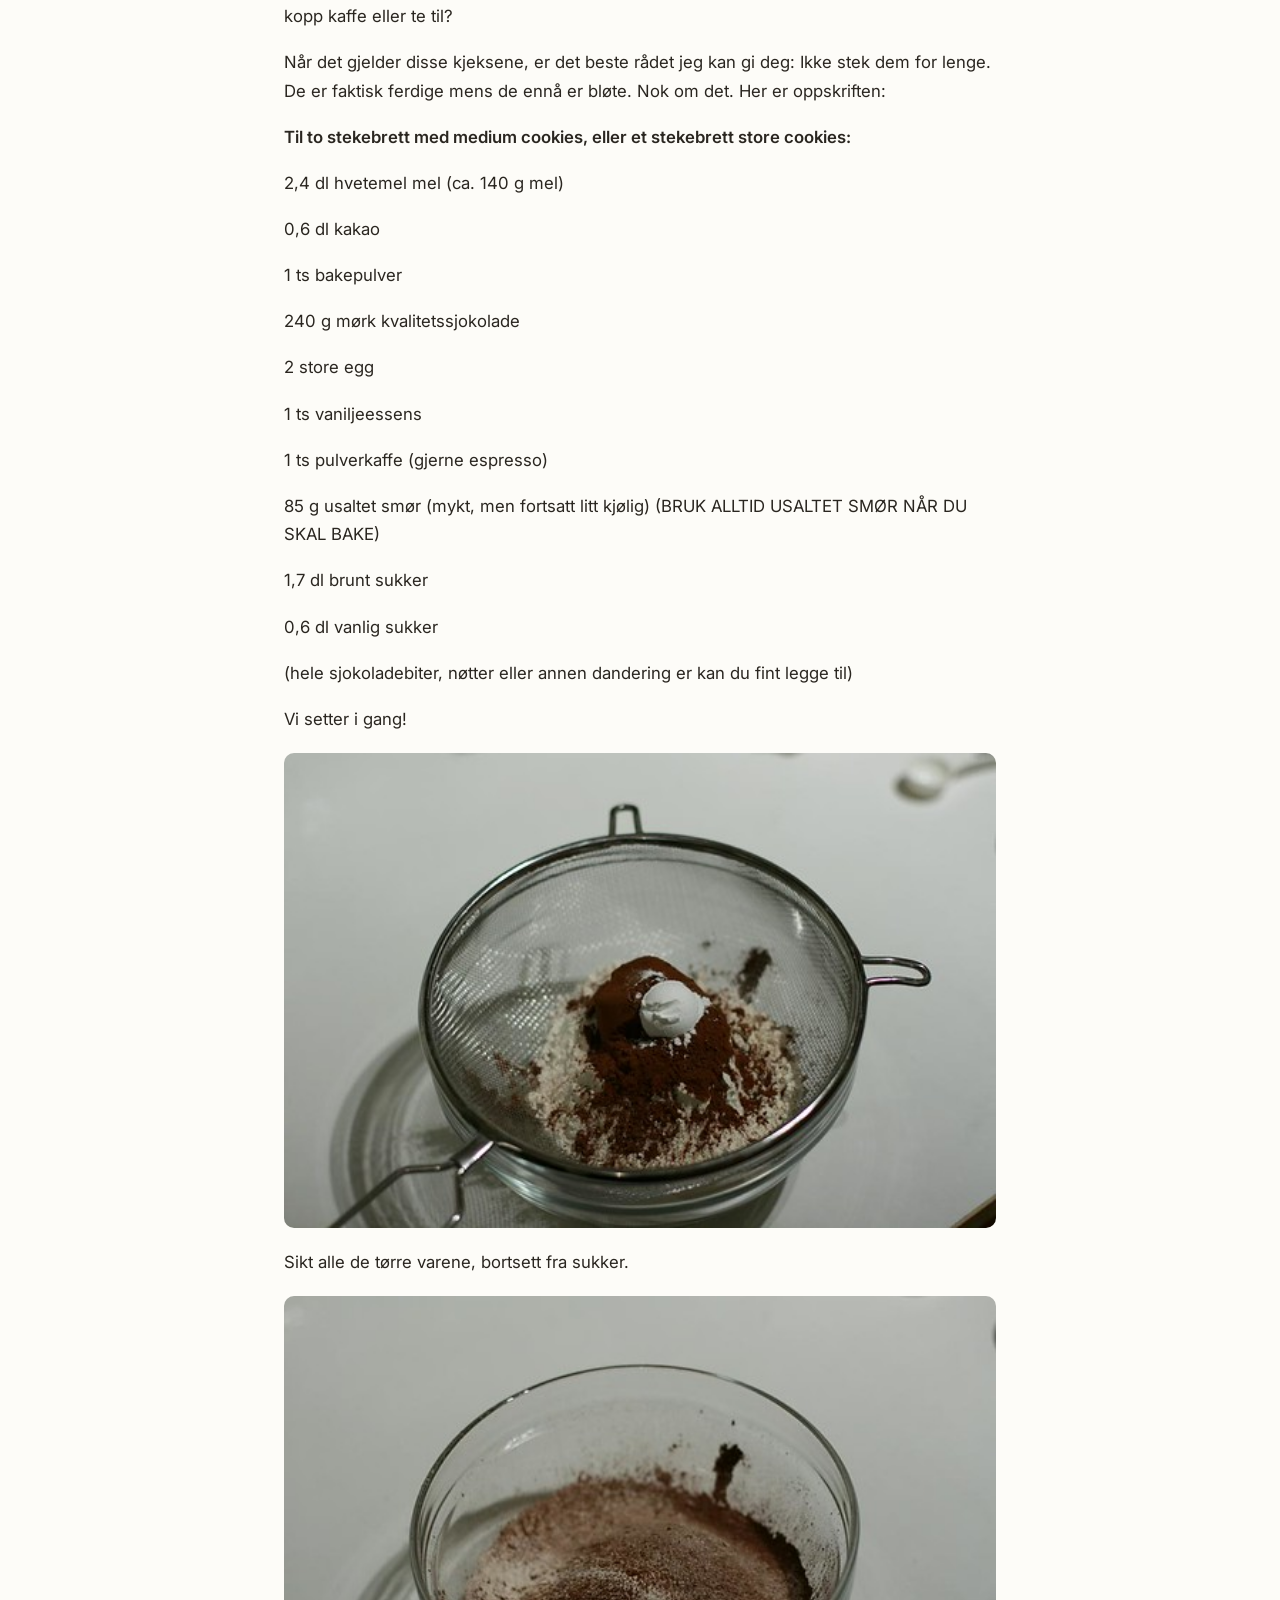
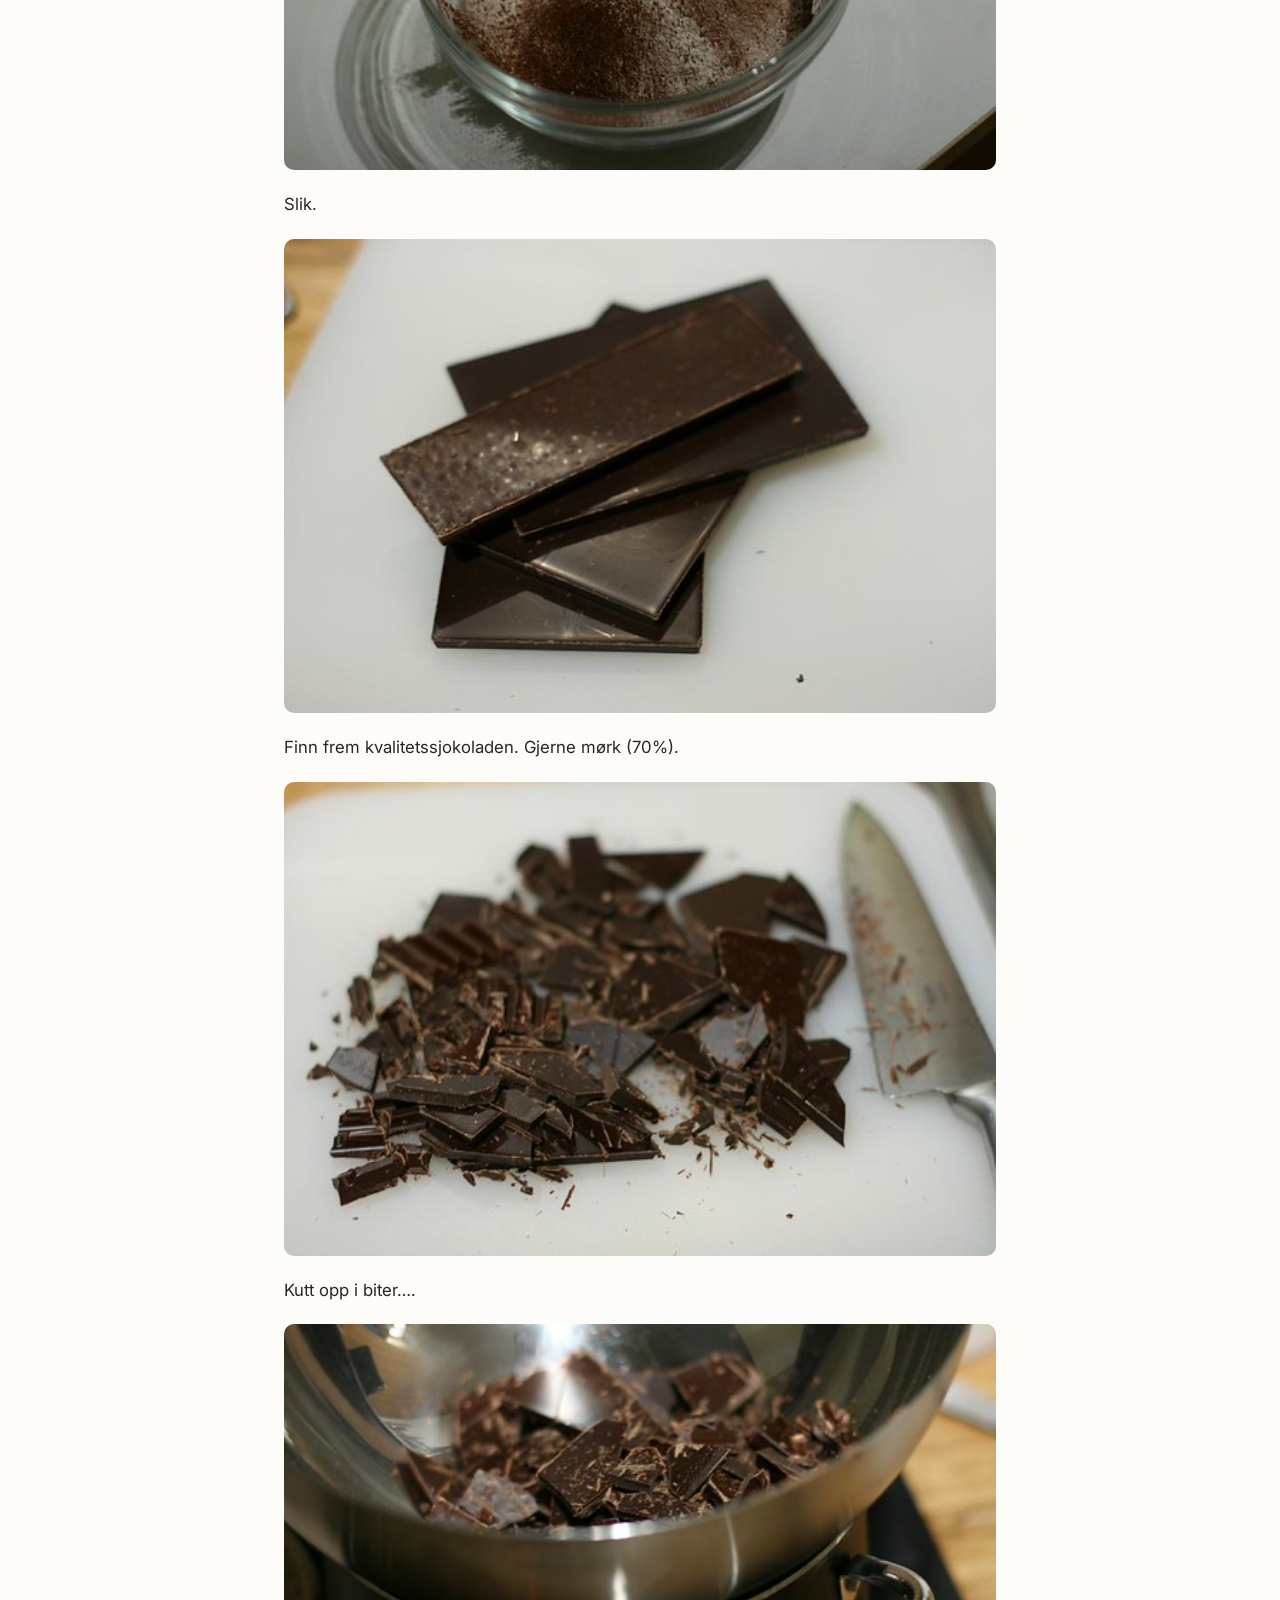
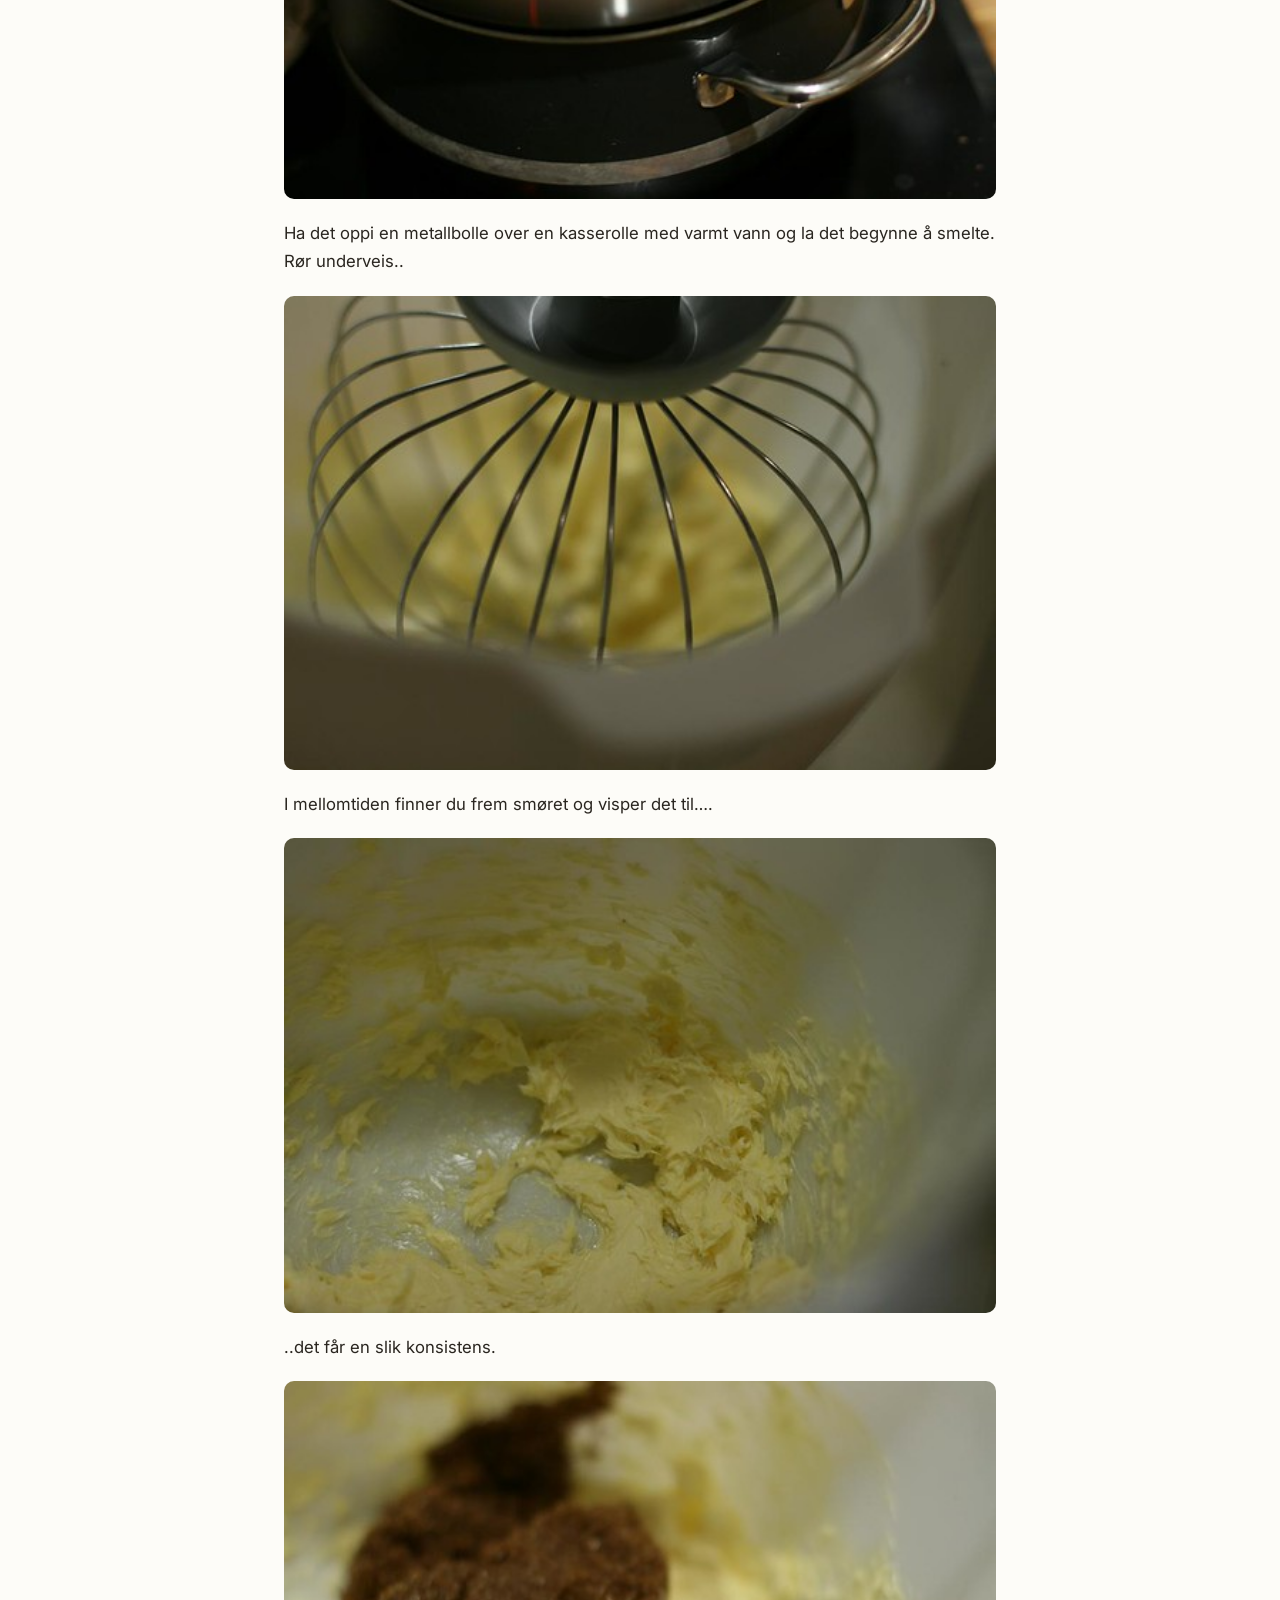
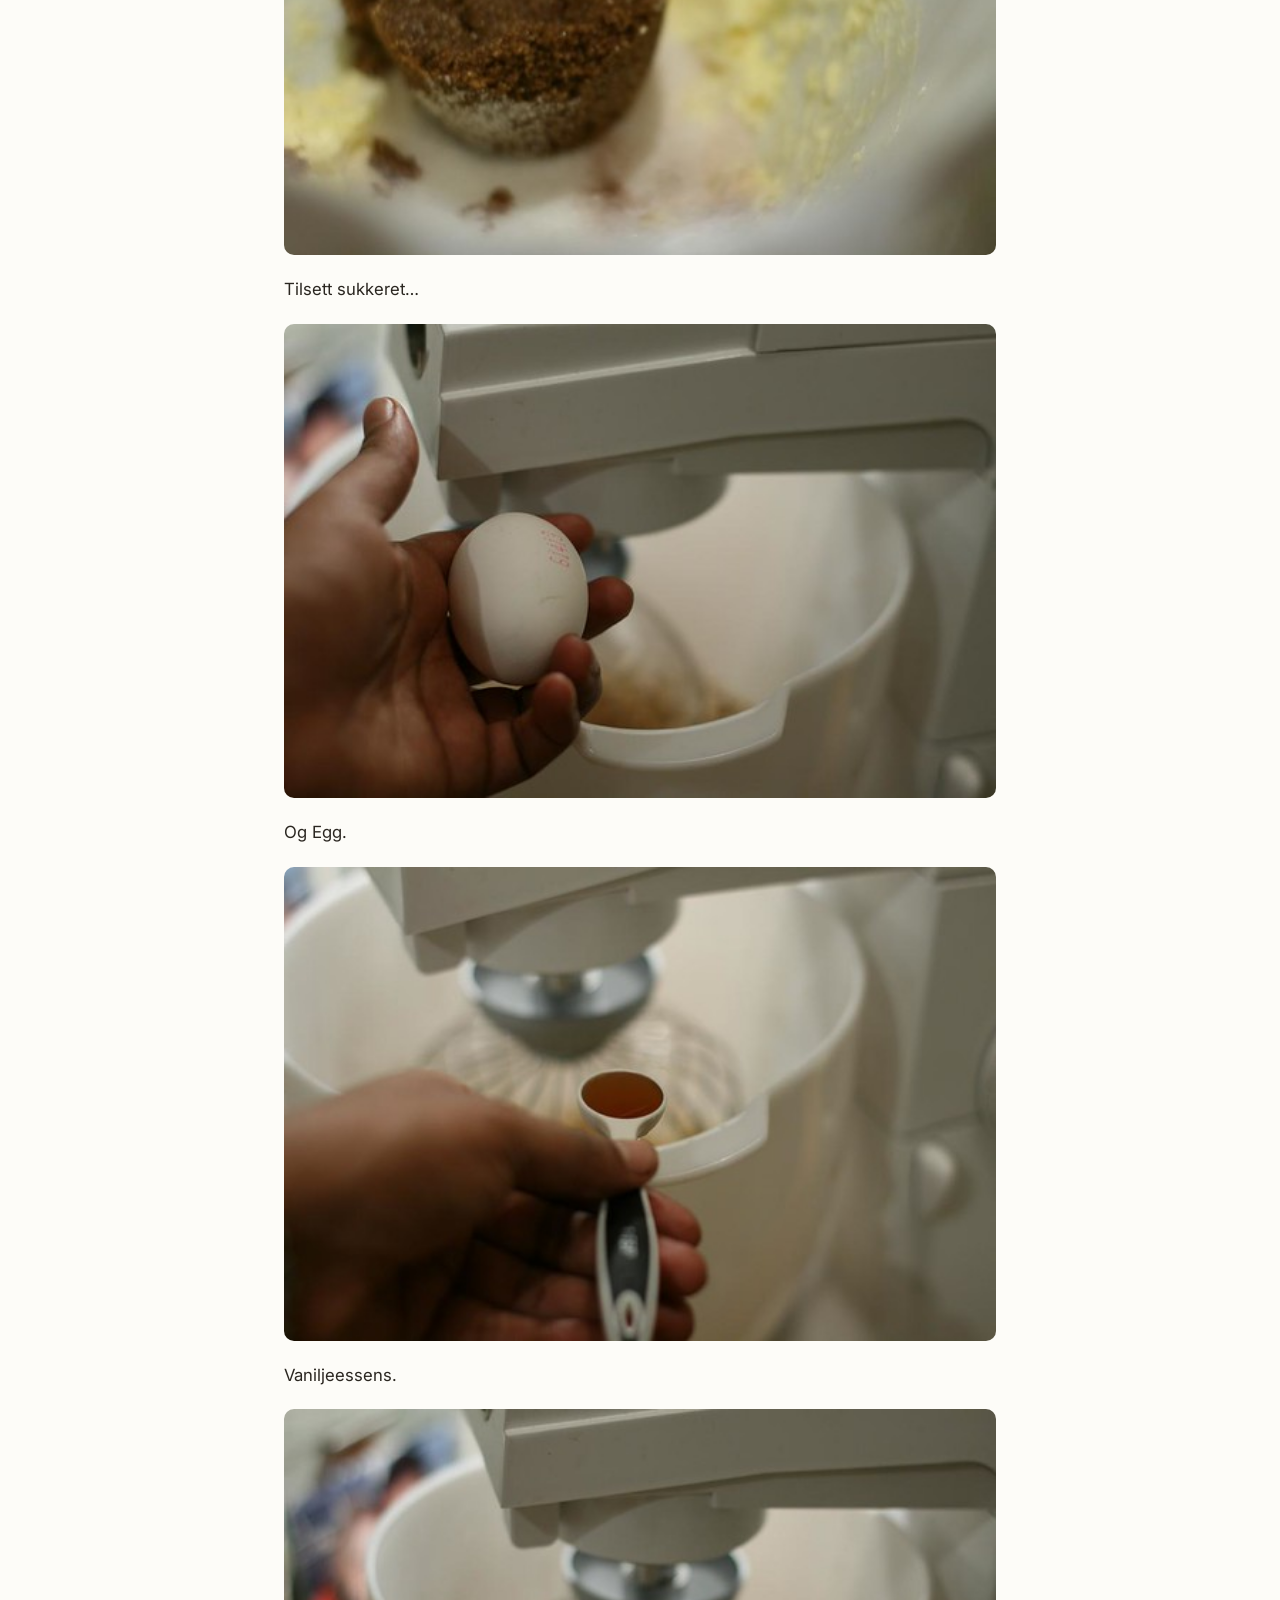
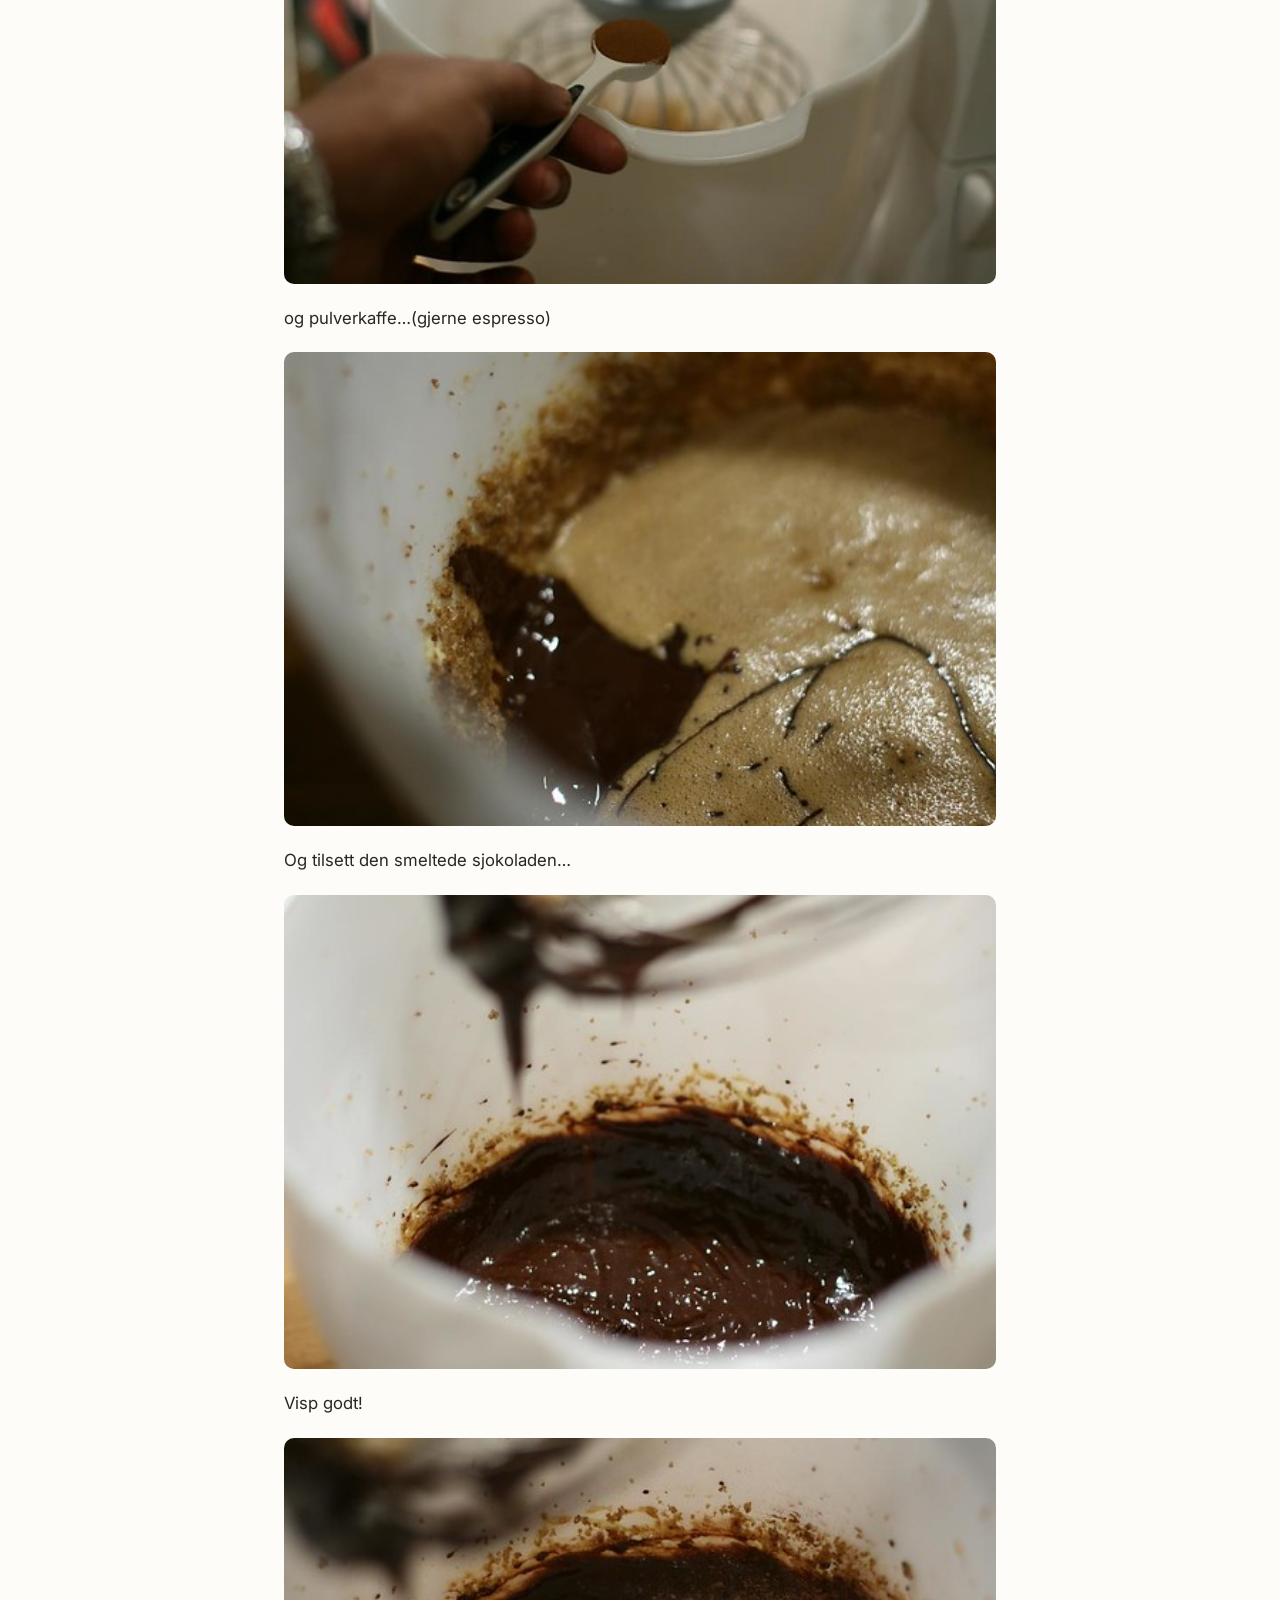
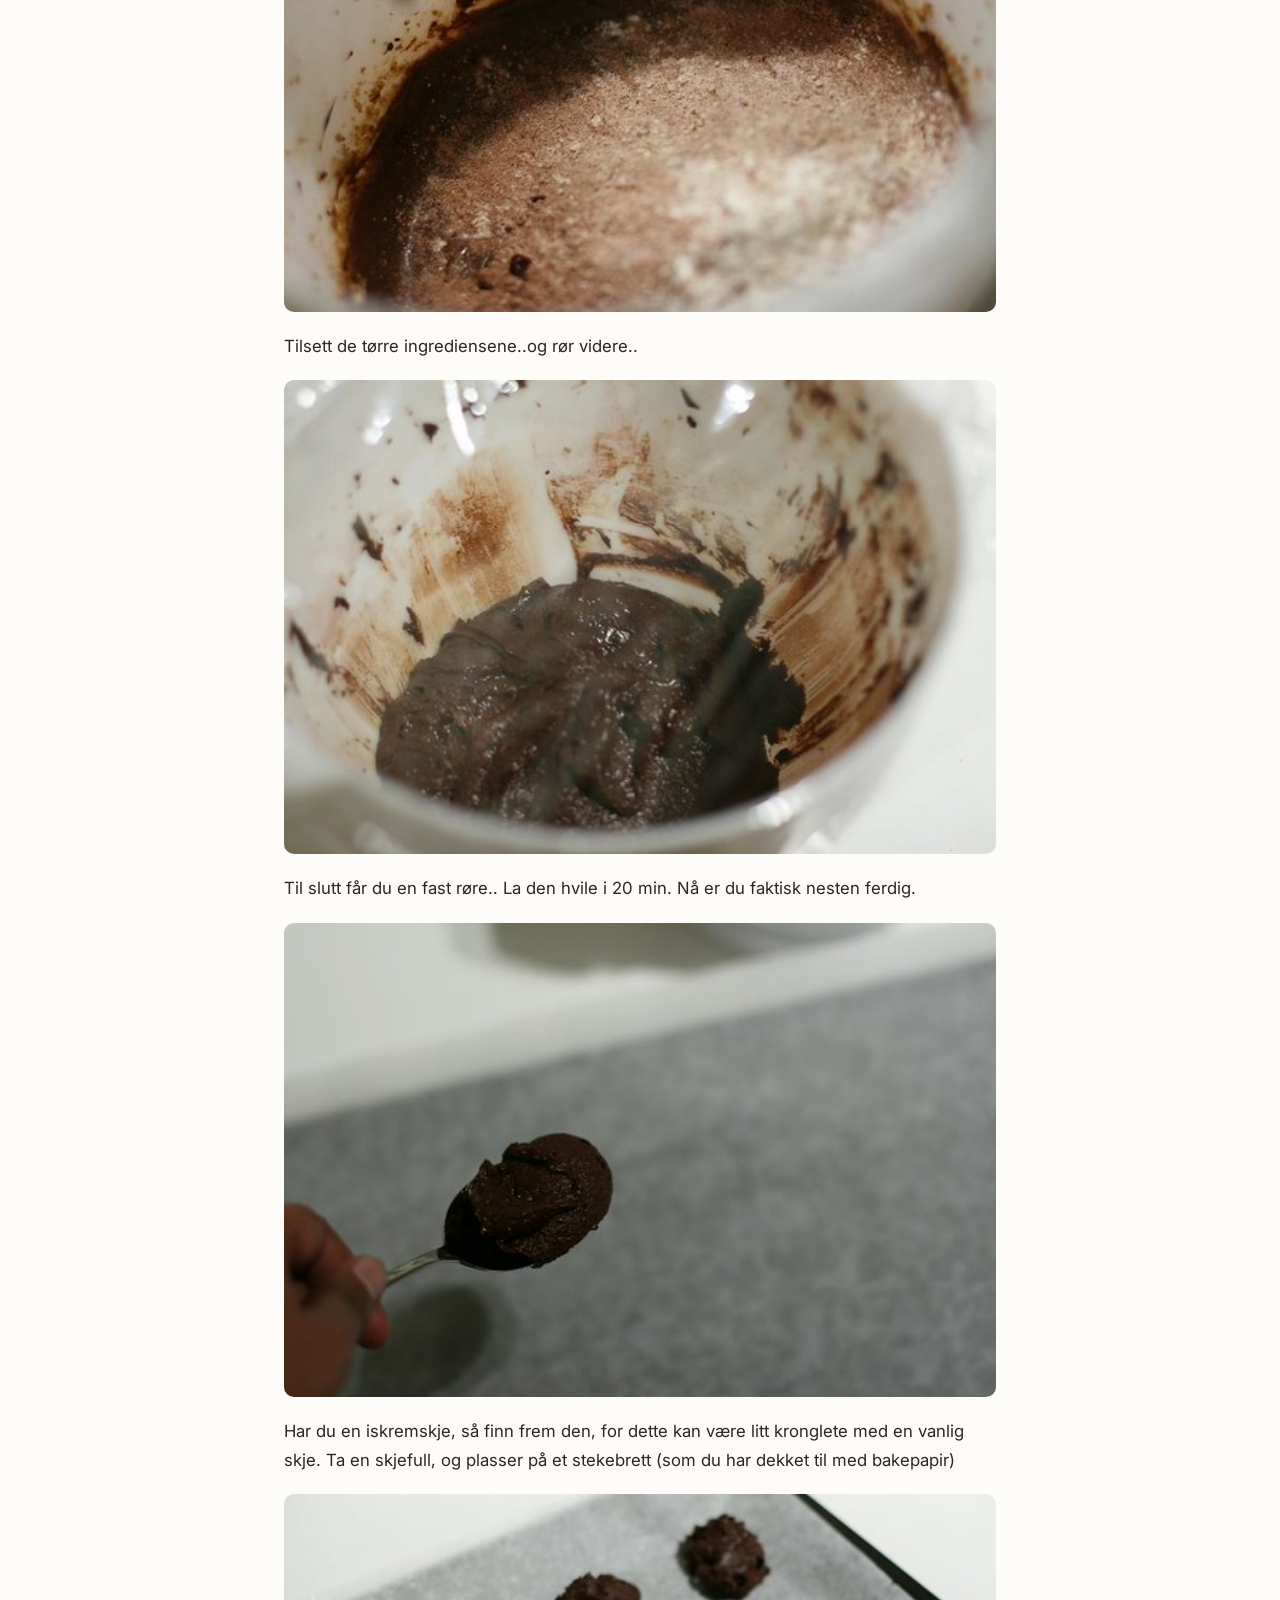
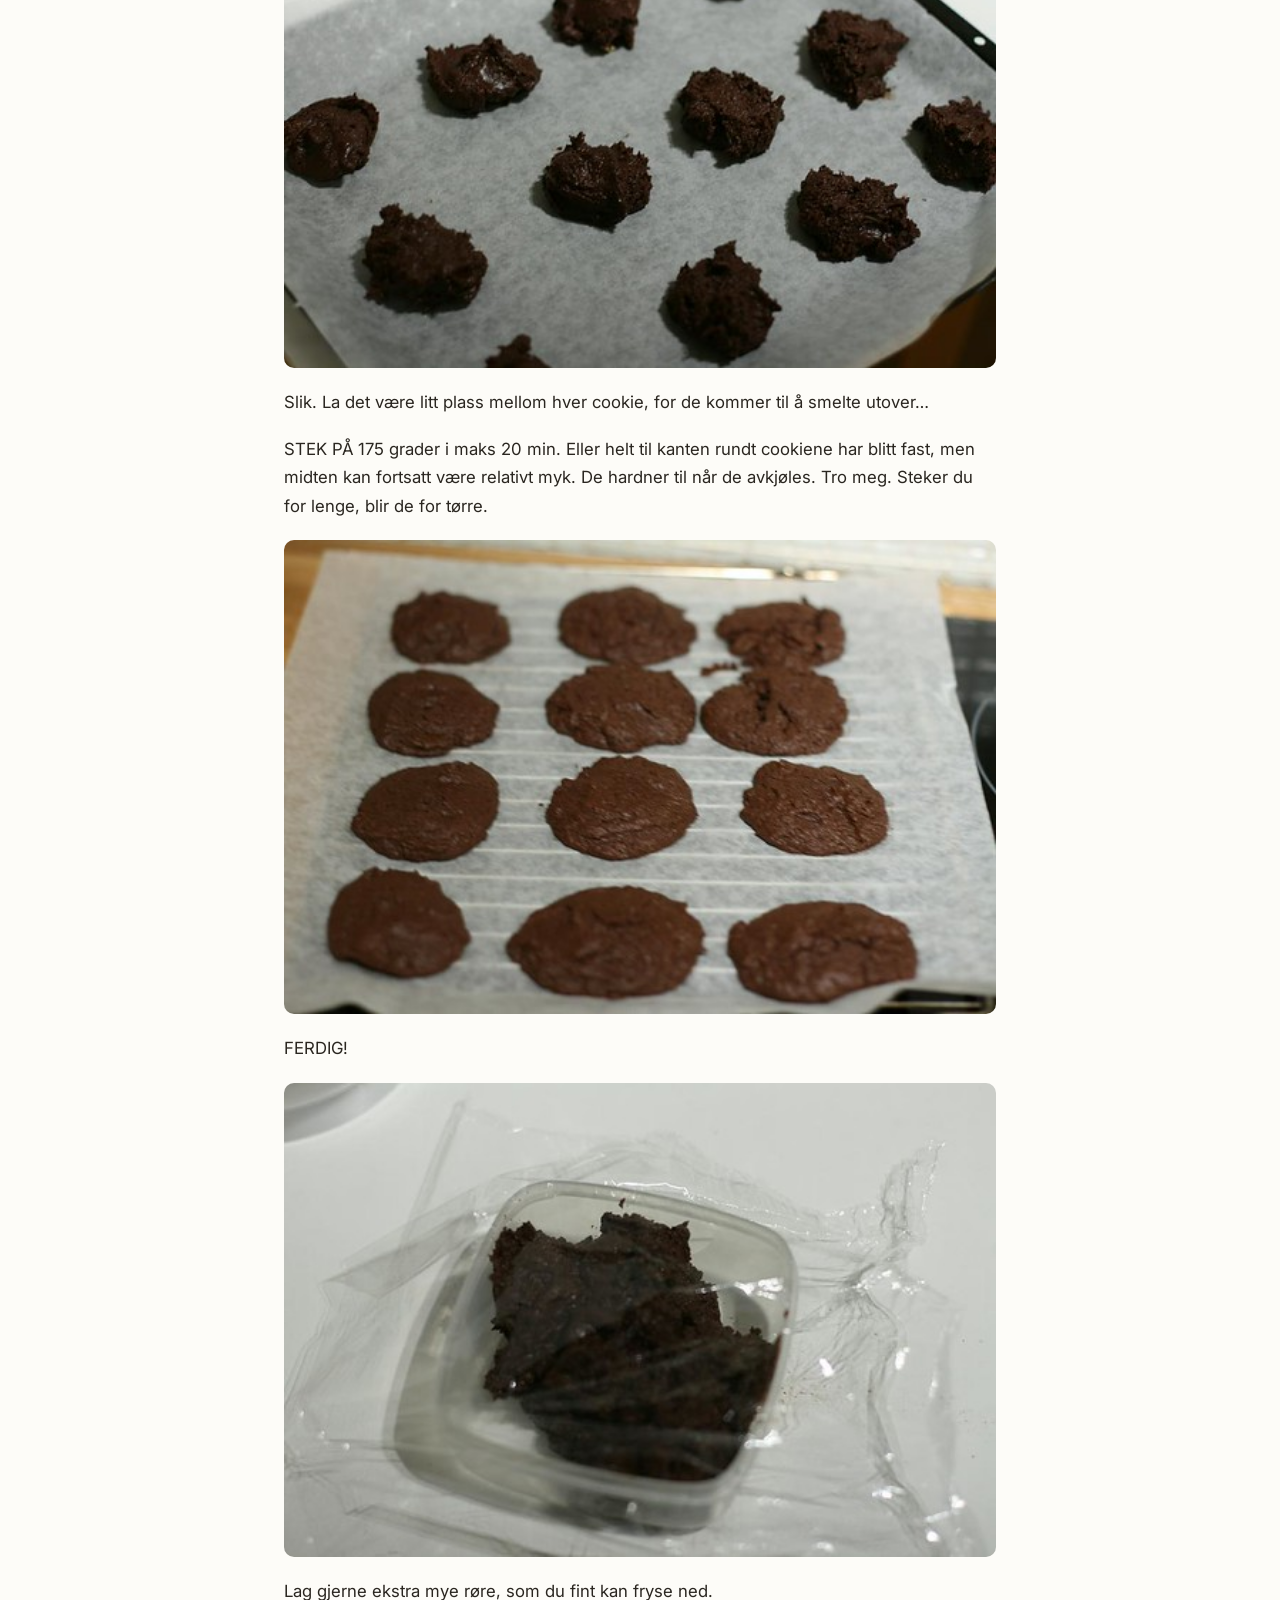
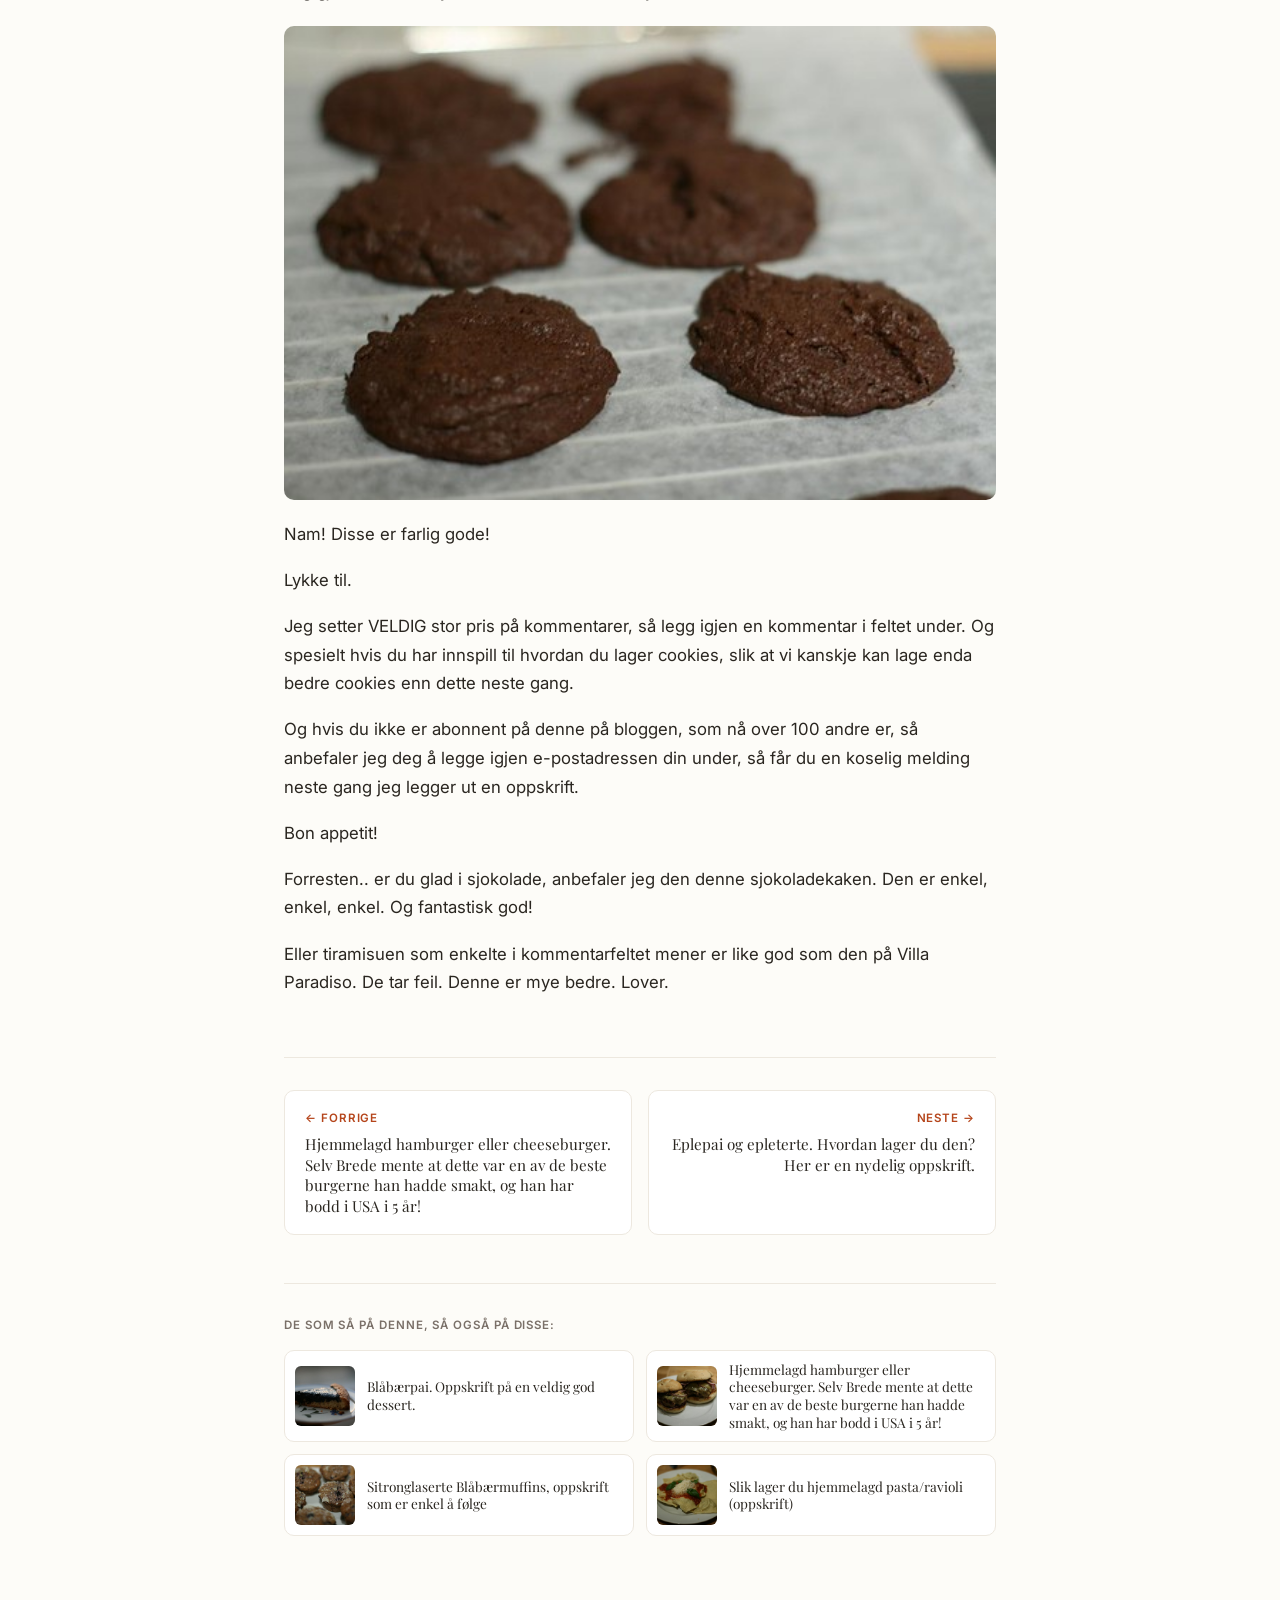
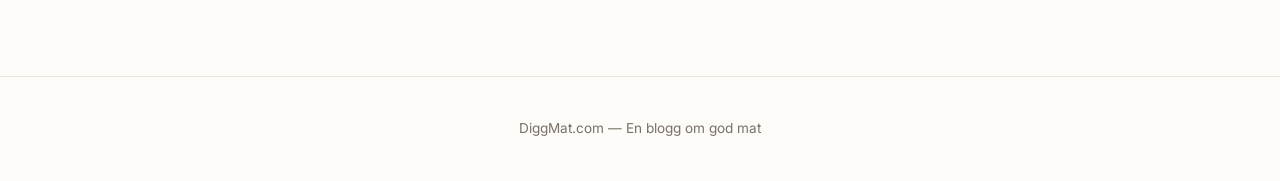
<file: oppskrifter/sjokolade-cookies-sjokoladekjeks-chocolate-cookies-en-fantas.html>
<!DOCTYPE html>
<html lang="no">
<head>
  <meta charset="UTF-8">
  <meta name="viewport" content="width=device-width, initial-scale=1.0">
  <title>Sjokolade cookies (sjokoladekjeks) (Chocolate cookies). En fantastisk oppskrift! – DiggMat.com</title>
  <meta name="description" content="Sjokoladekjeks, Chocolate cookies, sjokoladecookies, eller sjokolade cookies?">
  <link rel="canonical" href="https://diggmat.com/oppskrifter/sjokolade-cookies-sjokoladekjeks-chocolate-cookies-en-fantas.html">
  <!-- Open Graph -->
  <meta property="og:type" content="article">
  <meta property="og:title" content="Sjokolade cookies (sjokoladekjeks) (Chocolate cookies). En fantastisk oppskrift! – DiggMat.com">
  <meta property="og:description" content="Sjokoladekjeks, Chocolate cookies, sjokoladecookies, eller sjokolade cookies?">
  <meta property="og:site_name" content="DiggMat.com">
  <meta property="og:image" content="https://diggmat.com/images/flickr/3349765916_ccd992c7d0.jpg">
  <!-- Twitter Card -->
  <meta name="twitter:card" content="summary_large_image">
  <meta name="twitter:title" content="Sjokolade cookies (sjokoladekjeks) (Chocolate cookies). En fantastisk oppskrift! – DiggMat.com">
  <meta name="twitter:description" content="Sjokoladekjeks, Chocolate cookies, sjokoladecookies, eller sjokolade cookies?">
  <meta property="twitter:image" content="https://diggmat.com/images/flickr/3349765916_ccd992c7d0.jpg">
  <script type="application/ld+json">{"@context": "https://schema.org/", "@type": "Recipe", "name": "Sjokolade cookies (sjokoladekjeks) (Chocolate cookies). En fantastisk oppskrift!", "description": "Sjokoladekjeks, Chocolate cookies, sjokoladecookies, eller sjokolade cookies?", "datePublished": "2009-09-07", "author": {"@type": "Person", "name": "DiggMat"}, "publisher": {"@type": "Organization", "name": "DiggMat.com", "url": "https://diggmat.com"}, "url": "https://diggmat.com/oppskrifter/sjokolade-cookies-sjokoladekjeks-chocolate-cookies-en-fantas.html", "image": ["https://diggmat.com/images/flickr/3349765916_ccd992c7d0.jpg"], "recipeIngredient": ["2,4 dl hvetemel mel (ca. 140 g mel)", "0,6 dl kakao", "1 ts bakepulver", "240 g mørk kvalitetssjokolade", "2 store egg", "1 ts vaniljeessens", "1 ts pulverkaffe (gjerne espresso)", "85 g usaltet smør (mykt, men fortsatt litt kjølig) (BRUK ALLTID USALTET SMØR NÅR DU SKAL BAKE)", "1,7 dl brunt sukker", "0,6 dl vanlig sukker"], "recipeCategory": "Dessert/kake/søtsaker", "keywords": "chocolate cookies, sjokoladekjeks", "prepTime": "PT25M", "cookTime": "PT45M", "totalTime": "PT45M", "recipeCuisine": "Norsk", "recipeInstructions": [{"@type": "HowToStep", "text": "Sjokoladekjeks, Chocolate cookies, sjokoladecookies, eller sjokolade cookies?"}, {"@type": "HowToStep", "text": "Hva kaller man det på norsk?"}, {"@type": "HowToStep", "text": "Det er det største problemet jeg har i forhold  til cookies. Ellers elsker jeg den perfekte cookie, som er litt sprø, litt chewy, ikke for tørr og ikke for seig."}, {"@type": "HowToStep", "text": "Hva er vel deiligere enn nybakte cookies på en høstkveld, gjerne en søndag,  med en kopp kaffe eller te til?"}, {"@type": "HowToStep", "text": "Når det gjelder disse kjeksene, er det beste rådet jeg kan gi deg: Ikke stek dem for lenge. De er faktisk ferdige mens de ennå er bløte. Nok om det. Her er oppskriften:"}, {"@type": "HowToStep", "text": "Til to stekebrett med medium cookies, eller et stekebrett store cookies:"}, {"@type": "HowToStep", "text": "(hele sjokoladebiter, nøtter eller annen dandering er kan du fint legge til)"}, {"@type": "HowToStep", "text": "Sikt alle de tørre varene, bortsett fra sukker."}, {"@type": "HowToStep", "text": "Finn frem kvalitetssjokoladen. Gjerne mørk (70%)."}, {"@type": "HowToStep", "text": "Ha det oppi en metallbolle over en kasserolle med varmt vann og la det begynne å smelte. Rør underveis.."}, {"@type": "HowToStep", "text": "I mellomtiden finner du frem smøret og visper det til…."}, {"@type": "HowToStep", "text": "..det får en slik konsistens."}, {"@type": "HowToStep", "text": "og pulverkaffe…(gjerne espresso)"}, {"@type": "HowToStep", "text": "Og tilsett den smeltede sjokoladen…"}, {"@type": "HowToStep", "text": "Tilsett de tørre ingrediensene..og rør videre.."}, {"@type": "HowToStep", "text": "Til slutt får du en fast røre.. La den hvile i 20 min. Nå er du faktisk nesten ferdig."}, {"@type": "HowToStep", "text": "Har du en iskremskje, så finn frem den, for dette kan være litt kronglete med en vanlig skje. Ta en skjefull, og plasser på et stekebrett (som du har dekket til med bakepapir)"}, {"@type": "HowToStep", "text": "Slik. La det være litt plass mellom hver cookie, for de kommer til å smelte utover…"}, {"@type": "HowToStep", "text": "STEK PÅ 175 grader i maks 20 min. Eller helt til kanten rundt cookiene har blitt fast, men midten kan fortsatt være relativt myk. De hardner til når de avkjøles. Tro meg. Steker du for lenge, blir de for tørre."}, {"@type": "HowToStep", "text": "Lag gjerne ekstra mye røre, som du fint kan fryse ned."}, {"@type": "HowToStep", "text": "Nam! Disse er farlig gode!"}, {"@type": "HowToStep", "text": "Jeg setter VELDIG stor pris på kommentarer, så legg igjen en kommentar i feltet under. Og spesielt hvis du har innspill til hvordan du lager cookies, slik at vi kanskje kan lage enda bedre cookies enn dette neste gang."}, {"@type": "HowToStep", "text": "Og hvis du ikke er abonnent på denne på bloggen, som nå over 100 andre er, så anbefaler jeg deg å legge igjen e-postadressen din under, så får du en koselig melding neste gang jeg legger ut en oppskrift."}, {"@type": "HowToStep", "text": "Forresten.. er du glad i sjokolade, anbefaler jeg den denne sjokoladekaken. Den er enkel, enkel, enkel. Og fantastisk god!"}, {"@type": "HowToStep", "text": "Eller tiramisuen som enkelte i kommentarfeltet mener er like god som den på Villa Paradiso. De tar feil. Denne er mye bedre. Lover."}]}</script>
  <link rel="stylesheet" href="../style.css?v=4">
</head>
<body>
  <header class="site-header">
    <a href="/" class="site-logo">DiggMat<span>.com</span></a>
    <p class="site-tagline">En blogg om god mat</p>
  </header>
  
<div class="recipe-page">
  <nav class="breadcrumb"><a href="../index.html">← Alle oppskrifter</a></nav>
  <div class="recipe-hero"><img src="../images/flickr/3349765916_ccd992c7d0.jpg" alt="Sjokolade cookies (sjokoladekjeks) (Chocolate cookies). En fantastisk oppskrift!" loading="eager"></div>
  <h1 class="recipe-title">Sjokolade cookies (sjokoladekjeks) (Chocolate cookies). En fantastisk oppskrift!</h1>
  <div class="recipe-meta-bar">
    <span class="meta-date">7. september 2009</span>
    <span class="meta-chip">Dessert/kake/søtsaker</span>
  </div>
  <div class="recipe-content">
    <figure class="step-img"><img src="../images/flickr/3349765916_ccd992c7d0.jpg" alt="Chocolate cookies" loading="lazy"></figure>
<p><em><strong>Sjokoladekjeks, Chocolate cookies, sjokoladecookies, eller sjokolade cookies?</strong></em></p>
<p>Hva kaller man det på norsk?</p>
<p>Det er det største problemet jeg har i forhold  til cookies. Ellers elsker jeg den perfekte cookie, som er litt sprø, litt chewy, ikke for tørr og ikke for seig.</p>
<p>Hva er vel deiligere enn nybakte cookies på en høstkveld, gjerne en søndag,  med en kopp kaffe eller te til?</p>
<p>Når det gjelder disse kjeksene, er det beste rådet jeg kan gi deg: Ikke stek dem for lenge. De er faktisk ferdige mens de ennå er bløte. Nok om det. Her er oppskriften:</p>
<p><strong>Til to stekebrett med medium cookies, eller et stekebrett store cookies:</strong></p>
<p>2,4 dl hvetemel mel (ca. 140 g mel)</p>
<p>0,6 dl kakao</p>
<p>1 ts bakepulver</p>
<p>240 g mørk kvalitetssjokolade</p>
<p>2 store egg</p>
<p>1 ts vaniljeessens</p>
<p>1 ts pulverkaffe (gjerne espresso)</p>
<p>85 g usaltet smør (mykt, men fortsatt litt kjølig) (BRUK ALLTID USALTET SMØR NÅR DU SKAL BAKE)</p>
<p>1,7 dl brunt sukker</p>
<p>0,6 dl vanlig sukker</p>
<p>(hele sjokoladebiter, nøtter eller annen dandering er kan du fint legge til)</p>
<p>Vi setter i gang!</p>
<figure class="step-img"><img src="../images/flickr/3349764746_f8c68bac32.jpg" alt="Chocolate cookies" loading="lazy"></figure>
<p>Sikt alle de tørre varene, bortsett fra sukker.</p>
<figure class="step-img"><img src="../images/flickr/3349764804_de857ab4ed.jpg" alt="Chocolate cookies" loading="lazy"></figure>
<p>Slik.</p>
<figure class="step-img"><img src="../images/flickr/3348935965_6e8882c79d.jpg" alt="Chocolate cookies" loading="lazy"></figure>
<p>Finn frem kvalitetssjokoladen. Gjerne mørk (70%).</p>
<figure class="step-img"><img src="../images/flickr/3348936015_f162b3a9db.jpg" alt="Chocolate cookies" loading="lazy"></figure>
<p>Kutt opp i biter….</p>
<figure class="step-img"><img src="../images/flickr/3348936089_9b34d98729.jpg" alt="Chocolate cookies" loading="lazy"></figure>
<p>Ha det oppi en metallbolle over en kasserolle med varmt vann og la det begynne å smelte. Rør underveis..</p>
<figure class="step-img"><img src="../images/flickr/3349765020_309c96726a.jpg" alt="Chocolate cookies" loading="lazy"></figure>
<p>I mellomtiden finner du frem smøret og visper det til….</p>
<figure class="step-img"><img src="../images/flickr/3349765070_1528416fc5.jpg" alt="Chocolate cookies" loading="lazy"></figure>
<p>..det får en slik konsistens.</p>
<figure class="step-img"><img src="../images/flickr/3349765138_da1317869f.jpg" alt="Chocolate cookies" loading="lazy"></figure>
<p>Tilsett sukkeret…</p>
<figure class="step-img"><img src="../images/flickr/3348936279_d65a7bd6c0.jpg" alt="Chocolate cookies" loading="lazy"></figure>
<p>Og Egg.</p>
<figure class="step-img"><img src="../images/flickr/3349765256_c094923a14.jpg" alt="Chocolate cookies" loading="lazy"></figure>
<p>Vaniljeessens.</p>
<figure class="step-img"><img src="../images/flickr/3349765318_0d2e1cb88b.jpg" alt="Chocolate cookies" loading="lazy"></figure>
<p>og pulverkaffe…(gjerne espresso)</p>
<figure class="step-img"><img src="../images/flickr/3349765444_0777e26e60.jpg" alt="Chocolate cookies" loading="lazy"></figure>
<p>Og tilsett den smeltede sjokoladen…</p>
<figure class="step-img"><img src="../images/flickr/3348936527_f7a2517524.jpg" alt="Chocolate cookies" loading="lazy"></figure>
<p>Visp godt!</p>
<figure class="step-img"><img src="../images/flickr/3348936585_336a3d5834.jpg" alt="Chocolate cookies" loading="lazy"></figure>
<p>Tilsett de tørre ingrediensene..og rør videre..</p>
<figure class="step-img"><img src="../images/flickr/3348936647_d68638ae76.jpg" alt="Chocolate cookies" loading="lazy"></figure>
<p>Til slutt får du en fast røre.. La den hvile i 20 min. Nå er du faktisk nesten ferdig.</p>
<figure class="step-img"><img src="../images/flickr/3348936689_438fe2687c.jpg" alt="Chocolate cookies" loading="lazy"></figure>
<p>Har du en iskremskje, så finn frem den, for dette kan være litt kronglete med en vanlig skje. Ta en skjefull, og plasser på et stekebrett (som du har dekket til med bakepapir)</p>
<figure class="step-img"><img src="../images/flickr/3348936765_9281f4feaa.jpg" alt="Chocolate cookies" loading="lazy"></figure>
<p>Slik. La det være litt plass mellom hver cookie, for de kommer til å smelte utover…</p>
<p>STEK PÅ 175 grader i maks 20 min. Eller helt til kanten rundt cookiene har blitt fast, men midten kan fortsatt være relativt myk. De hardner til når de avkjøles. Tro meg. Steker du for lenge, blir de for tørre.</p>
<figure class="step-img"><img src="../images/flickr/3348936829_a64081df43.jpg" alt="Chocolate cookies" loading="lazy"></figure>
<p>FERDIG!</p>
<figure class="step-img"><img src="../images/flickr/3349765860_1f2cfd8747.jpg" alt="Chocolate cookies" loading="lazy"></figure>
<p>Lag gjerne ekstra mye røre, som du fint kan fryse ned.</p>
<figure class="step-img"><img src="../images/flickr/3349765916_ccd992c7d0.jpg" alt="Chocolate cookies" loading="lazy"></figure>
<p>Nam! Disse er farlig gode!</p>
<p>Lykke til.</p>
<p>Jeg setter VELDIG stor pris på kommentarer, så legg igjen en kommentar i feltet under. Og spesielt hvis du har innspill til hvordan du lager cookies, slik at vi kanskje kan lage enda bedre cookies enn dette neste gang.</p>
<p>Og hvis du ikke er abonnent på denne på bloggen, som nå over 100 andre er, så anbefaler jeg deg å legge igjen e-postadressen din under, så får du en koselig melding neste gang jeg legger ut en oppskrift.</p>
<p>Bon appetit!</p>
<p>Forresten.. er du glad i sjokolade, anbefaler jeg den denne sjokoladekaken. Den er enkel, enkel, enkel. Og fantastisk god!</p>
<p>Eller tiramisuen som enkelte i kommentarfeltet mener er like god som den på Villa Paradiso. De tar feil. Denne er mye bedre. Lover.</p>
  </div>
  <div class="recipe-nav"><a href="hjemmelagd-hamburger-eller-cheeseburger-selv-brede-mente-at.html" class="prev"><span class="nav-label">← Forrige</span><span class="nav-title">Hjemmelagd hamburger eller cheeseburger. Selv Brede mente at dette var en av de beste burgerne han hadde smakt, og han har bodd i USA i 5 år!</span></a><a href="eplepai-og-epleterte-hvordan-lager-du-den-her-er-en-nydelig.html" class="next"><span class="nav-label">Neste →</span><span class="nav-title">Eplepai og epleterte.  Hvordan lager du den?  Her er en nydelig oppskrift.</span></a></div>
  <div class="related-section">
  <span class="related-heading">De som så på denne, så også på disse:</span>
  <div class="related-grid">
<a href="blabærpai-oppskrift-pa-en-veldig-god-dessert.html" class="related-card"><div class="related-thumb"><img src="../images/flickr/4974758218_7ef614cb86.jpg" alt="" loading="lazy"></div><span class="related-card-title">Blåbærpai. Oppskrift på en veldig god dessert.</span></a>
<a href="hjemmelagd-hamburger-eller-cheeseburger-selv-brede-mente-at.html" class="related-card"><div class="related-thumb"><img src="../images/flickr/3611056679_c7b8d992e0.jpg" alt="" loading="lazy"></div><span class="related-card-title">Hjemmelagd hamburger eller cheeseburger. Selv Brede mente at dette var en av de beste burgerne han hadde smakt, og han har bodd i USA i 5 år!</span></a>
<a href="sitronglaserte-blabærmuffins-oppskrift-som-er-enkel-a-følge.html" class="related-card"><div class="related-thumb"><img src="../images/flickr/3217982501_665c2d6c45.jpg" alt="" loading="lazy"></div><span class="related-card-title">Sitronglaserte Blåbærmuffins, oppskrift som er enkel å følge</span></a>
<a href="slik-lager-du-pasta-ravioli-oppskrift.html" class="related-card"><div class="related-thumb"><img src="../images/flickr/3148482535_56474c4c74.jpg" alt="" loading="lazy"></div><span class="related-card-title">Slik lager du hjemmelagd pasta/ravioli (oppskrift)</span></a>
  </div>
</div>
</div>

  <footer class="site-footer">
    <p>DiggMat.com &mdash; En blogg om god mat</p>
  </footer>
</body>
</html>
</file>
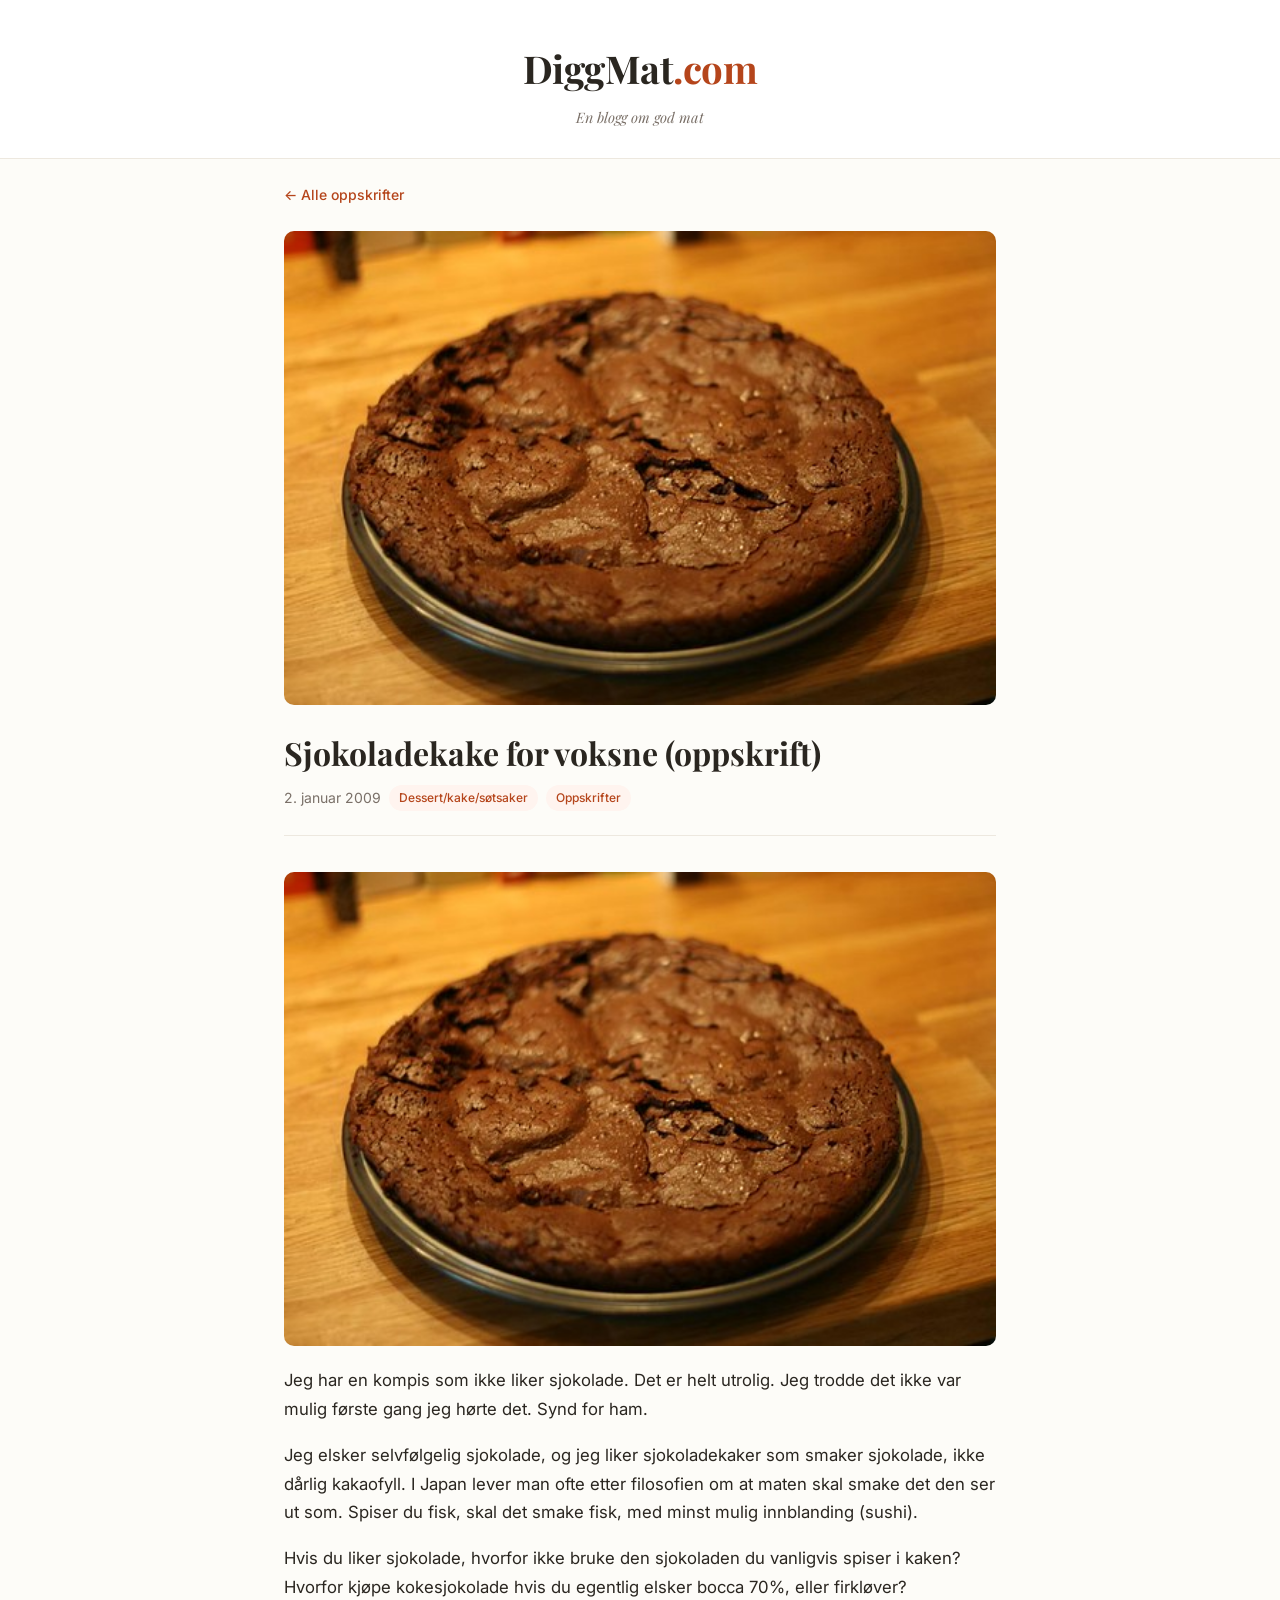
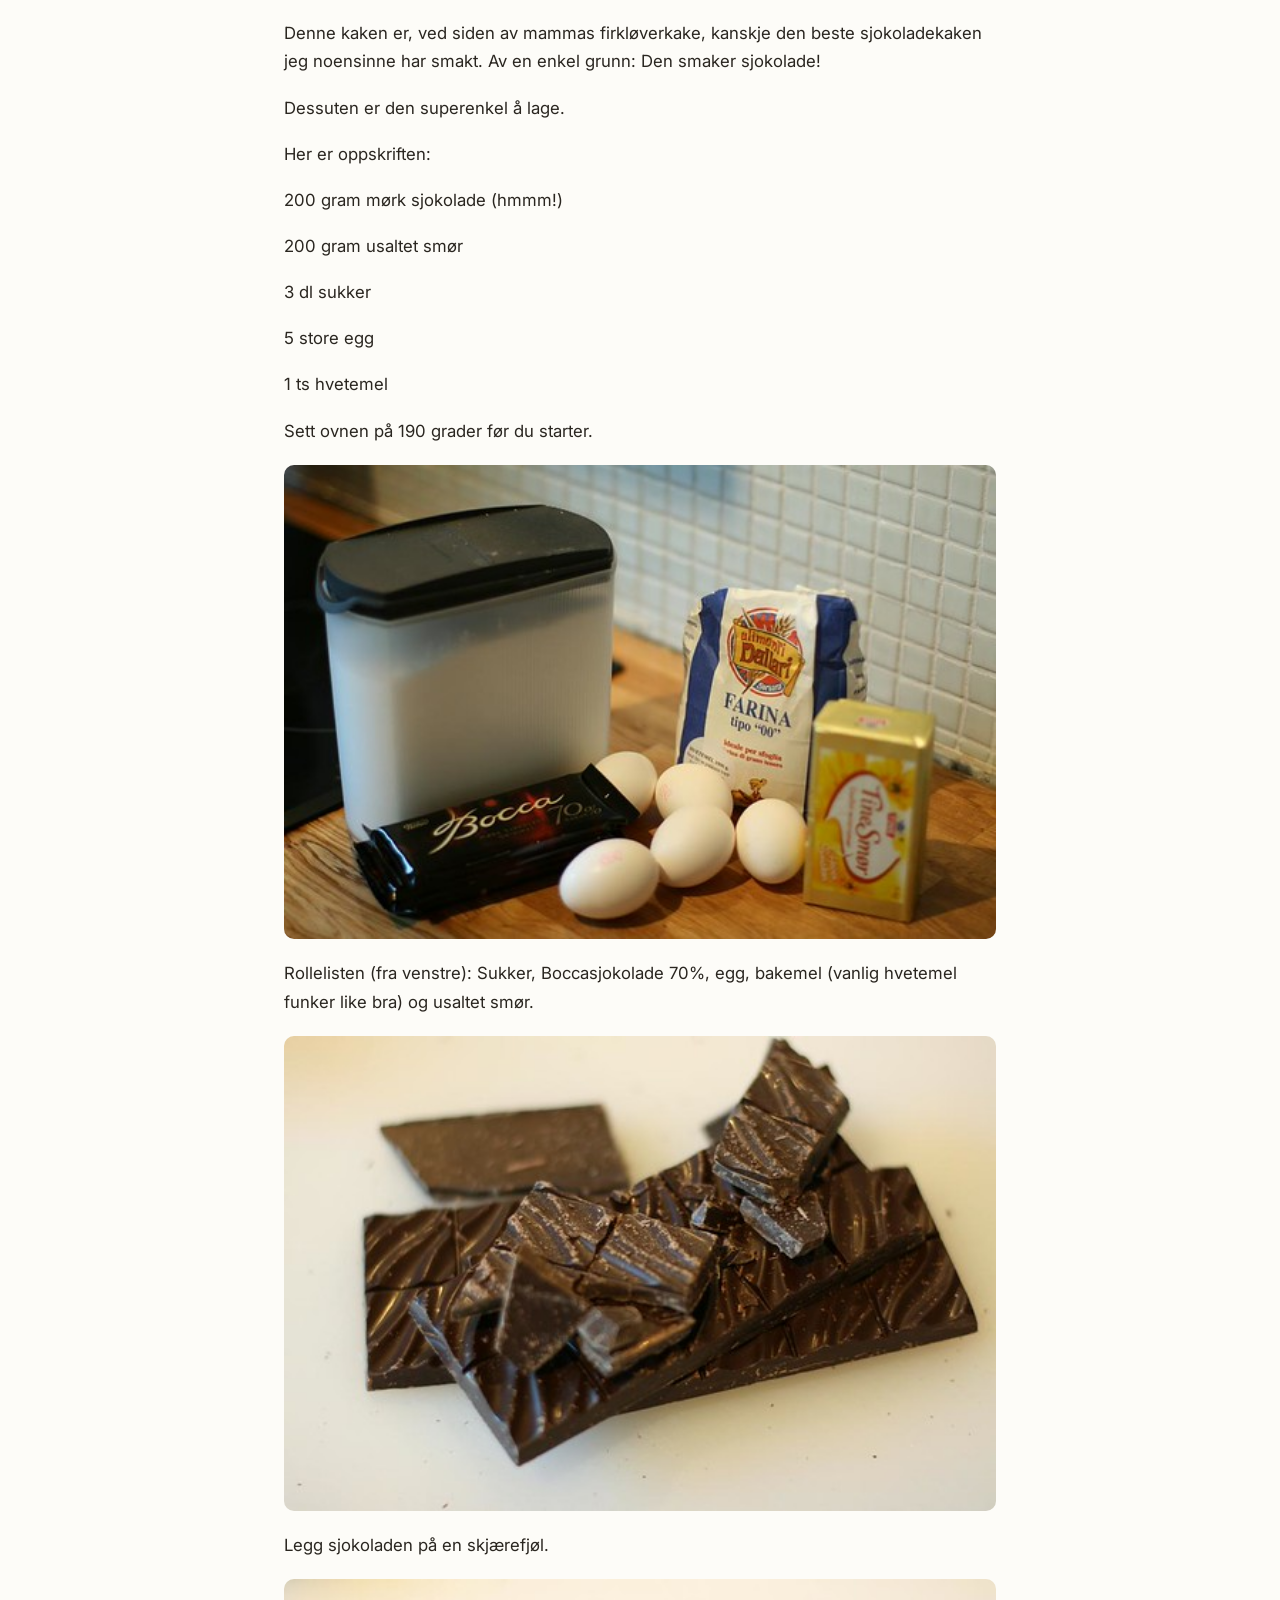
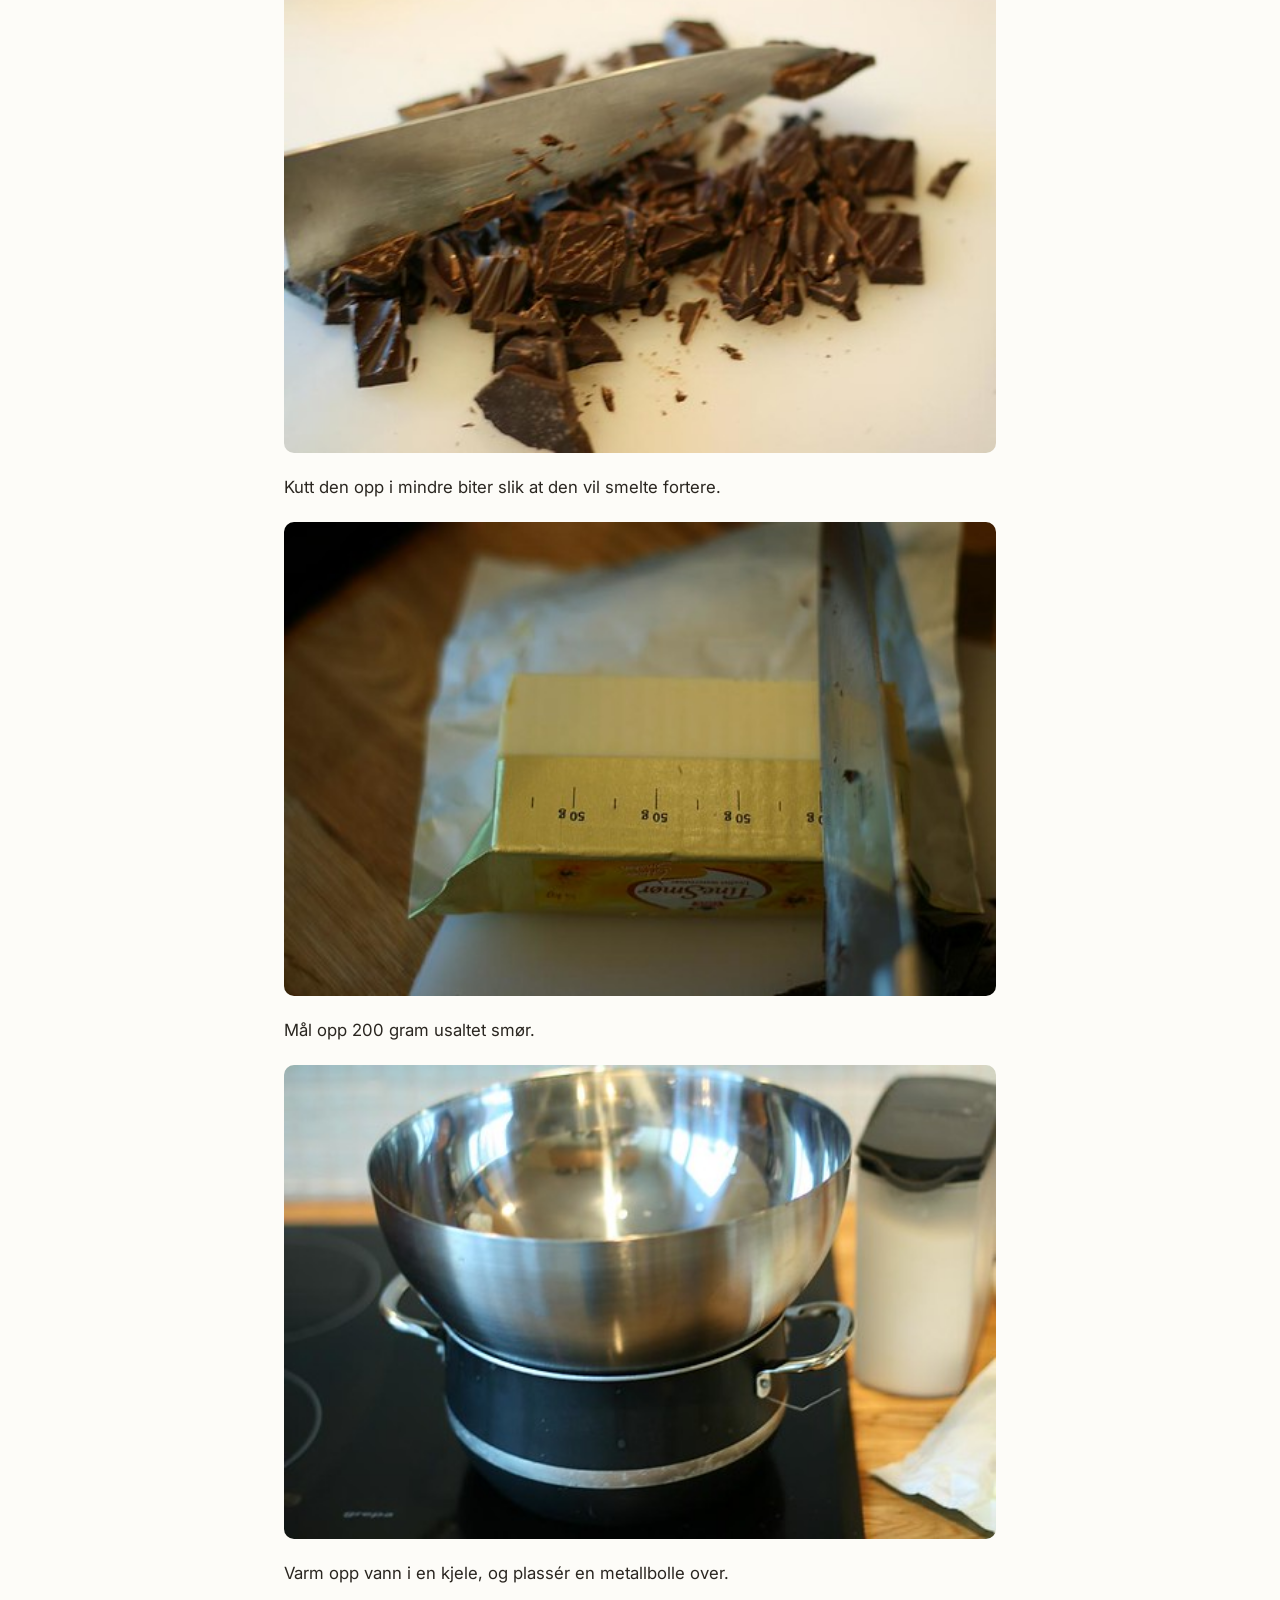
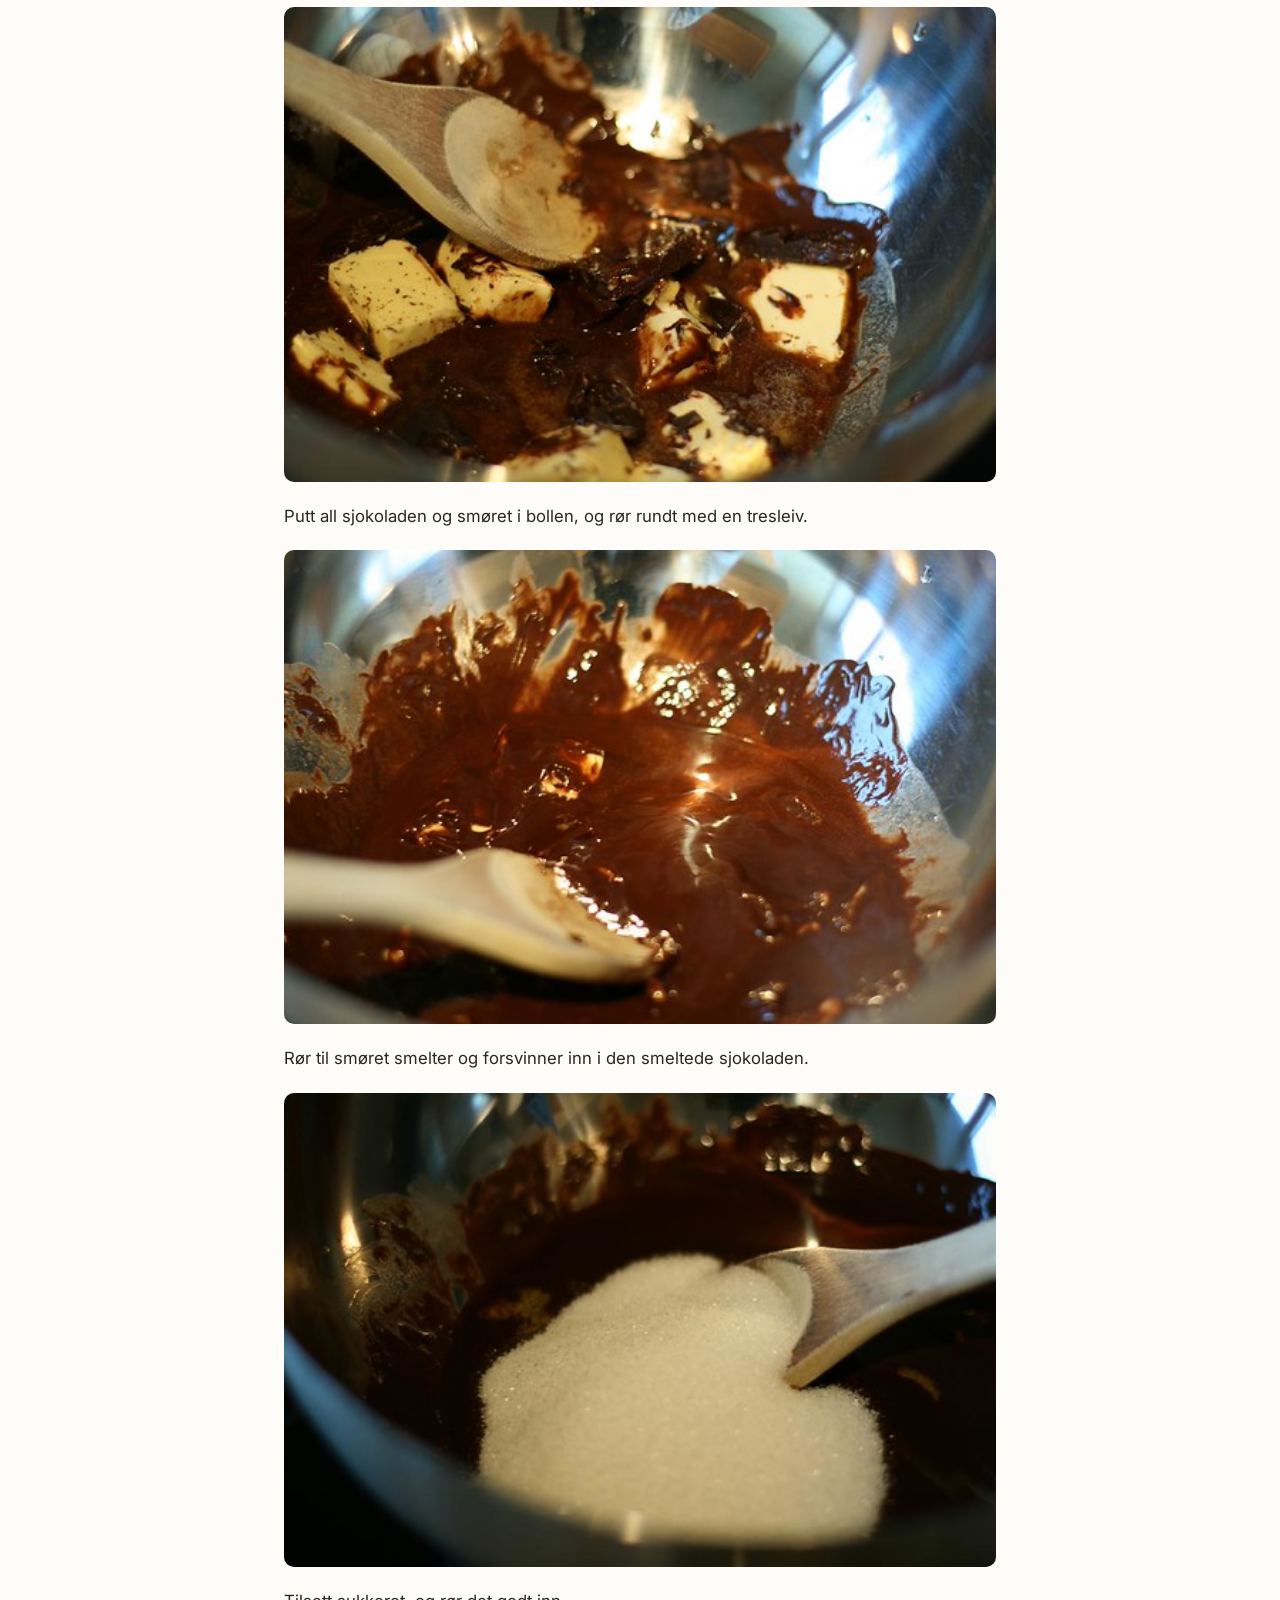
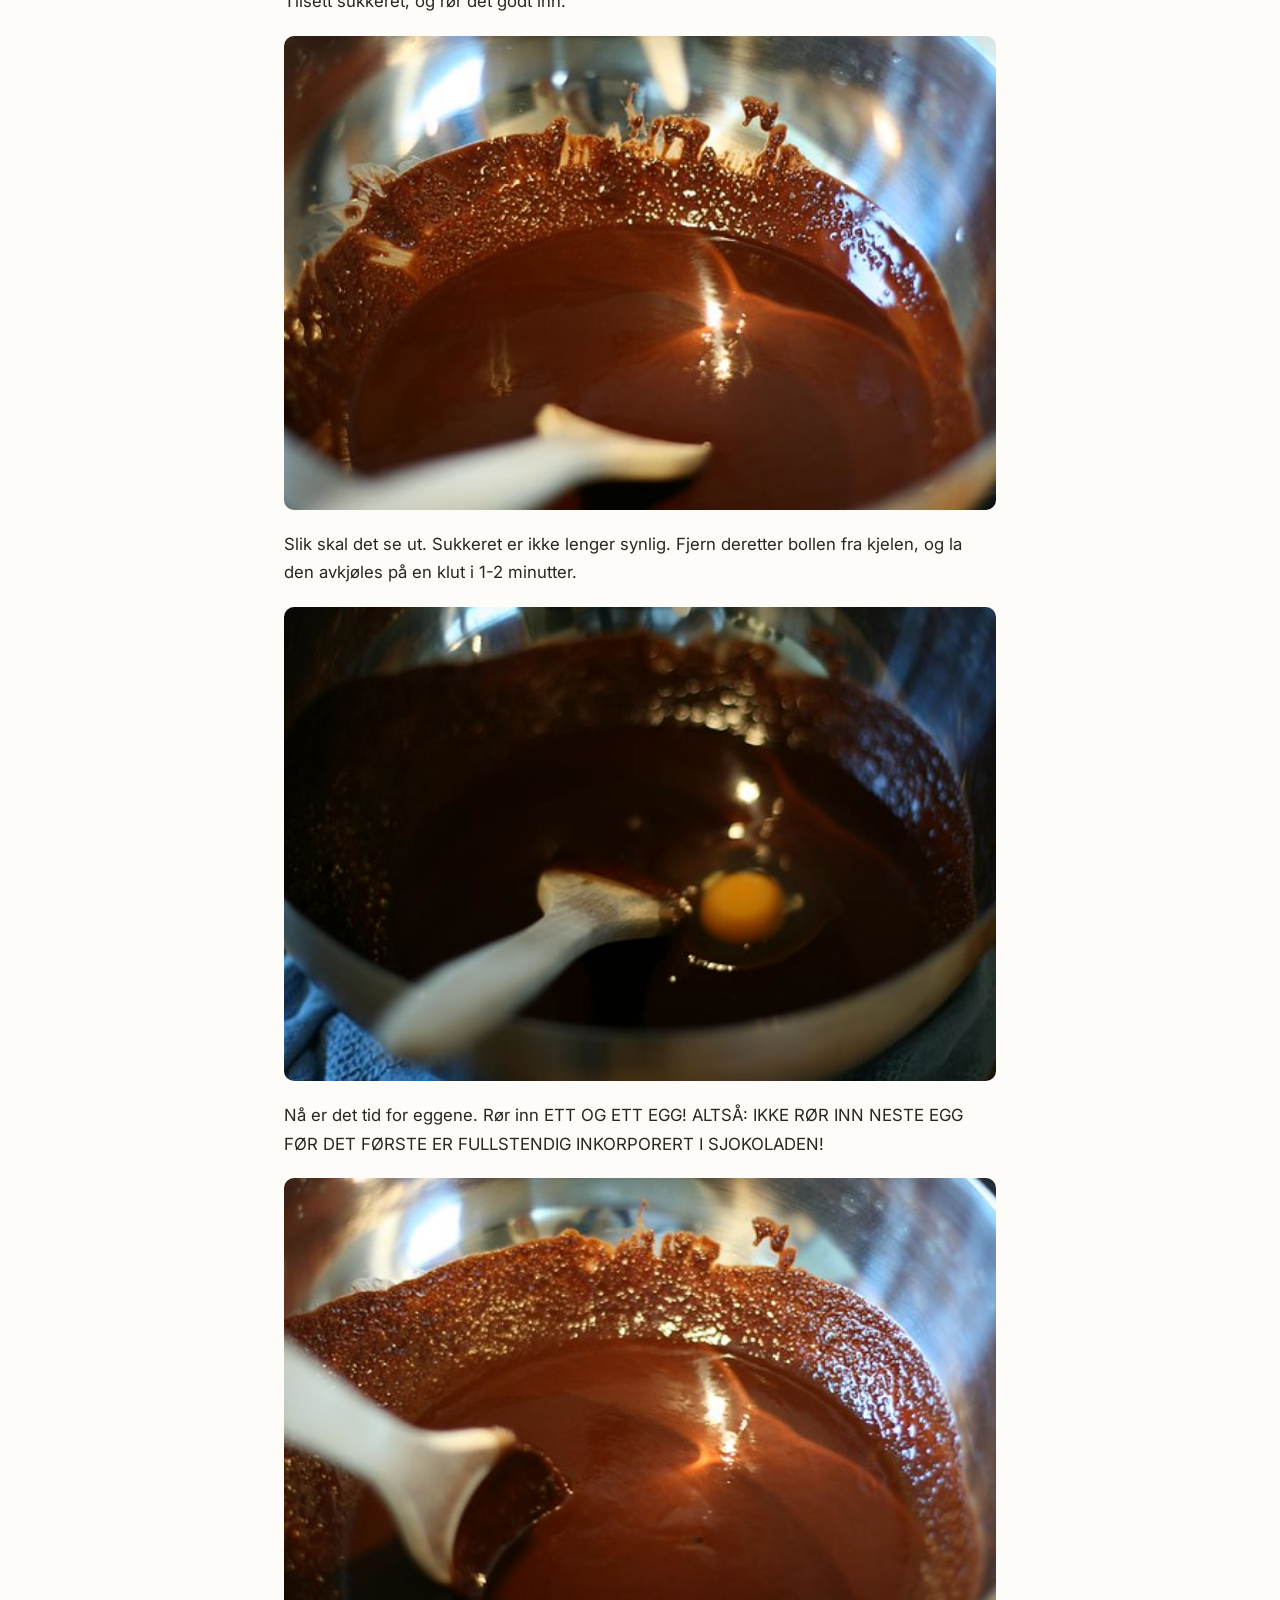
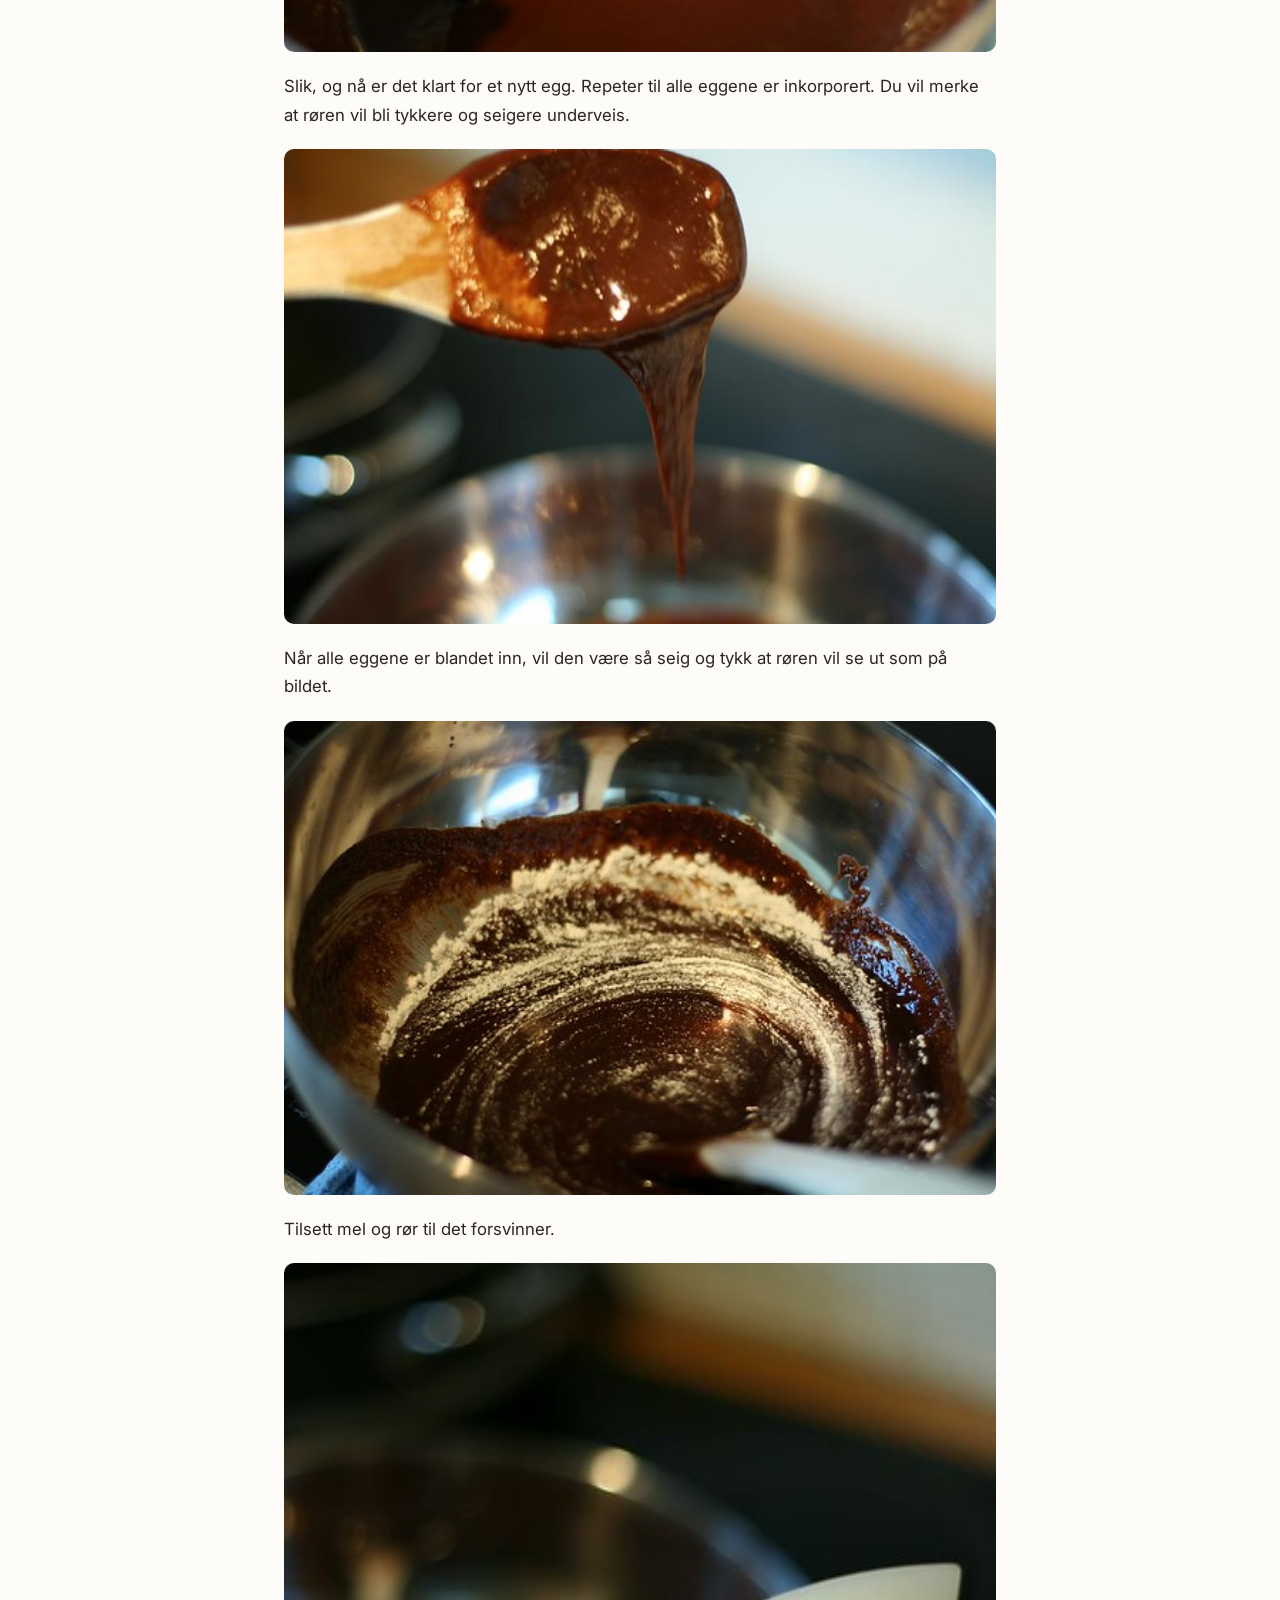
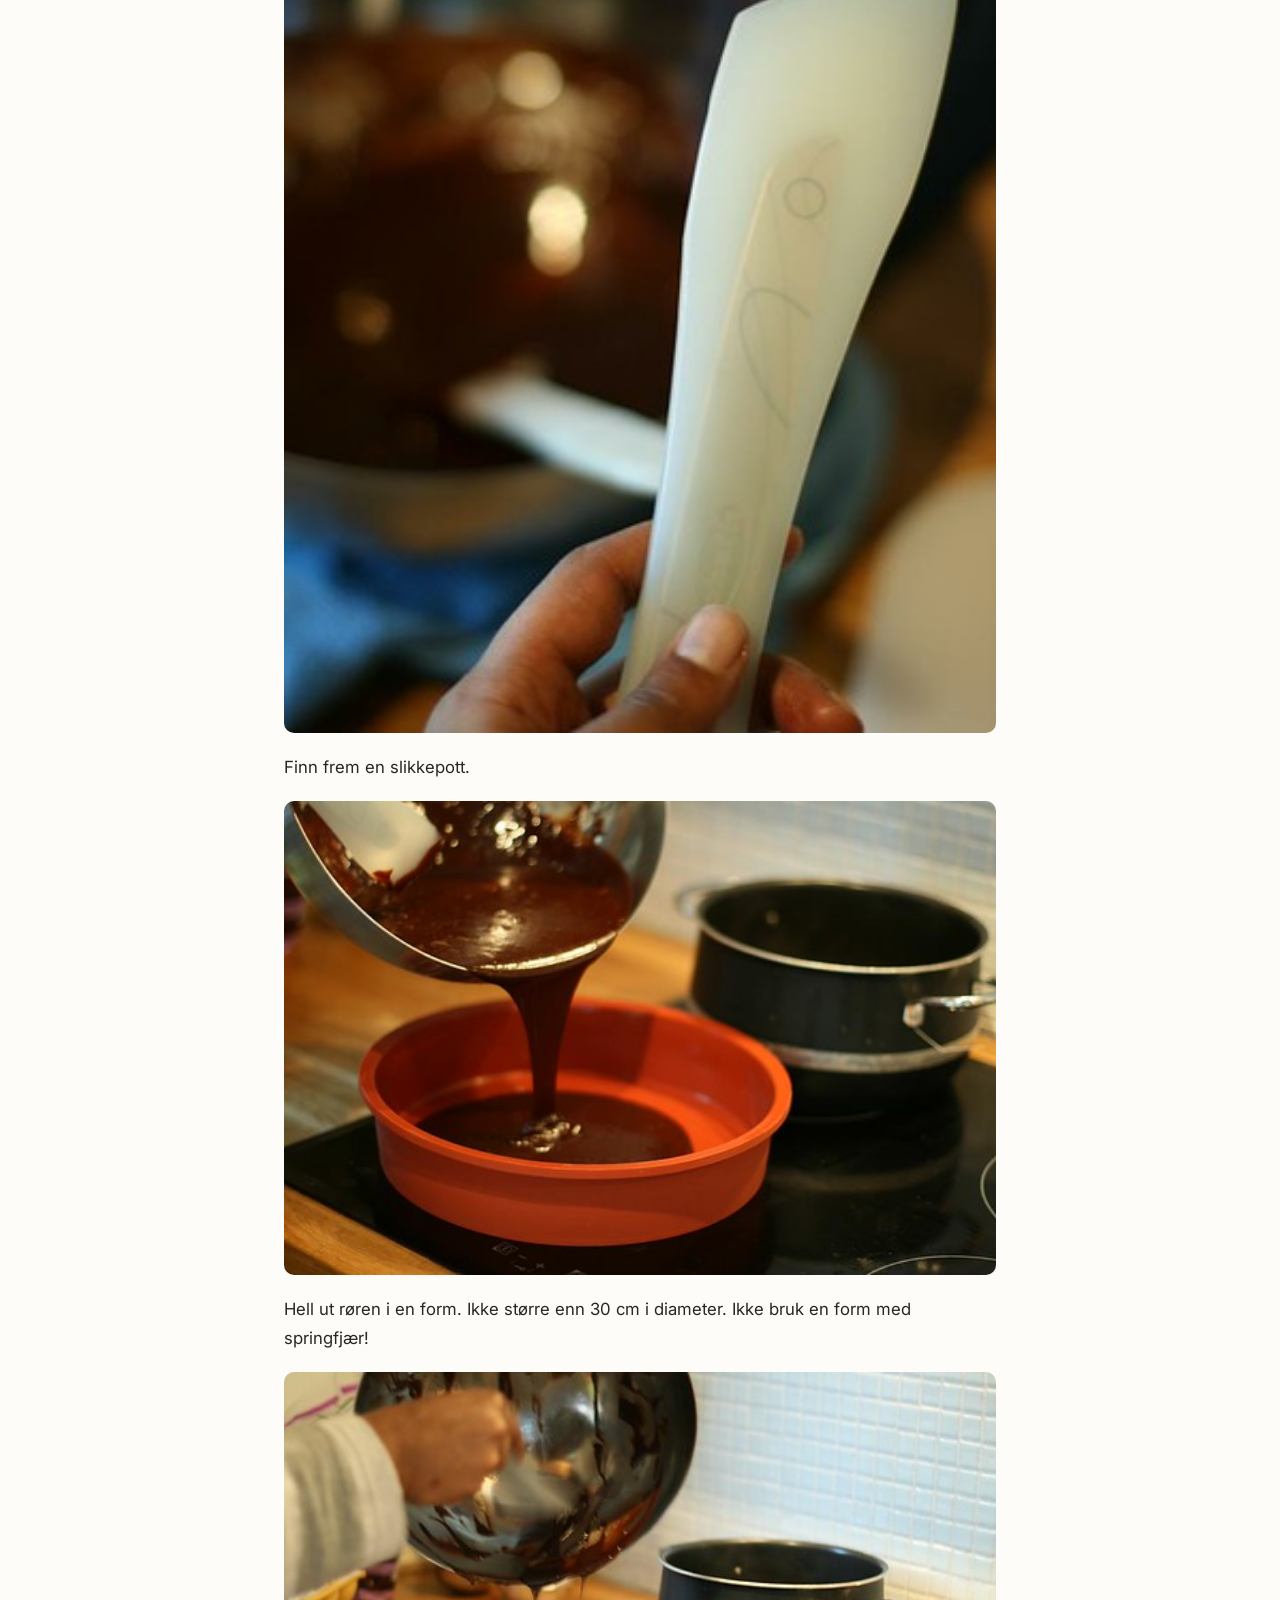
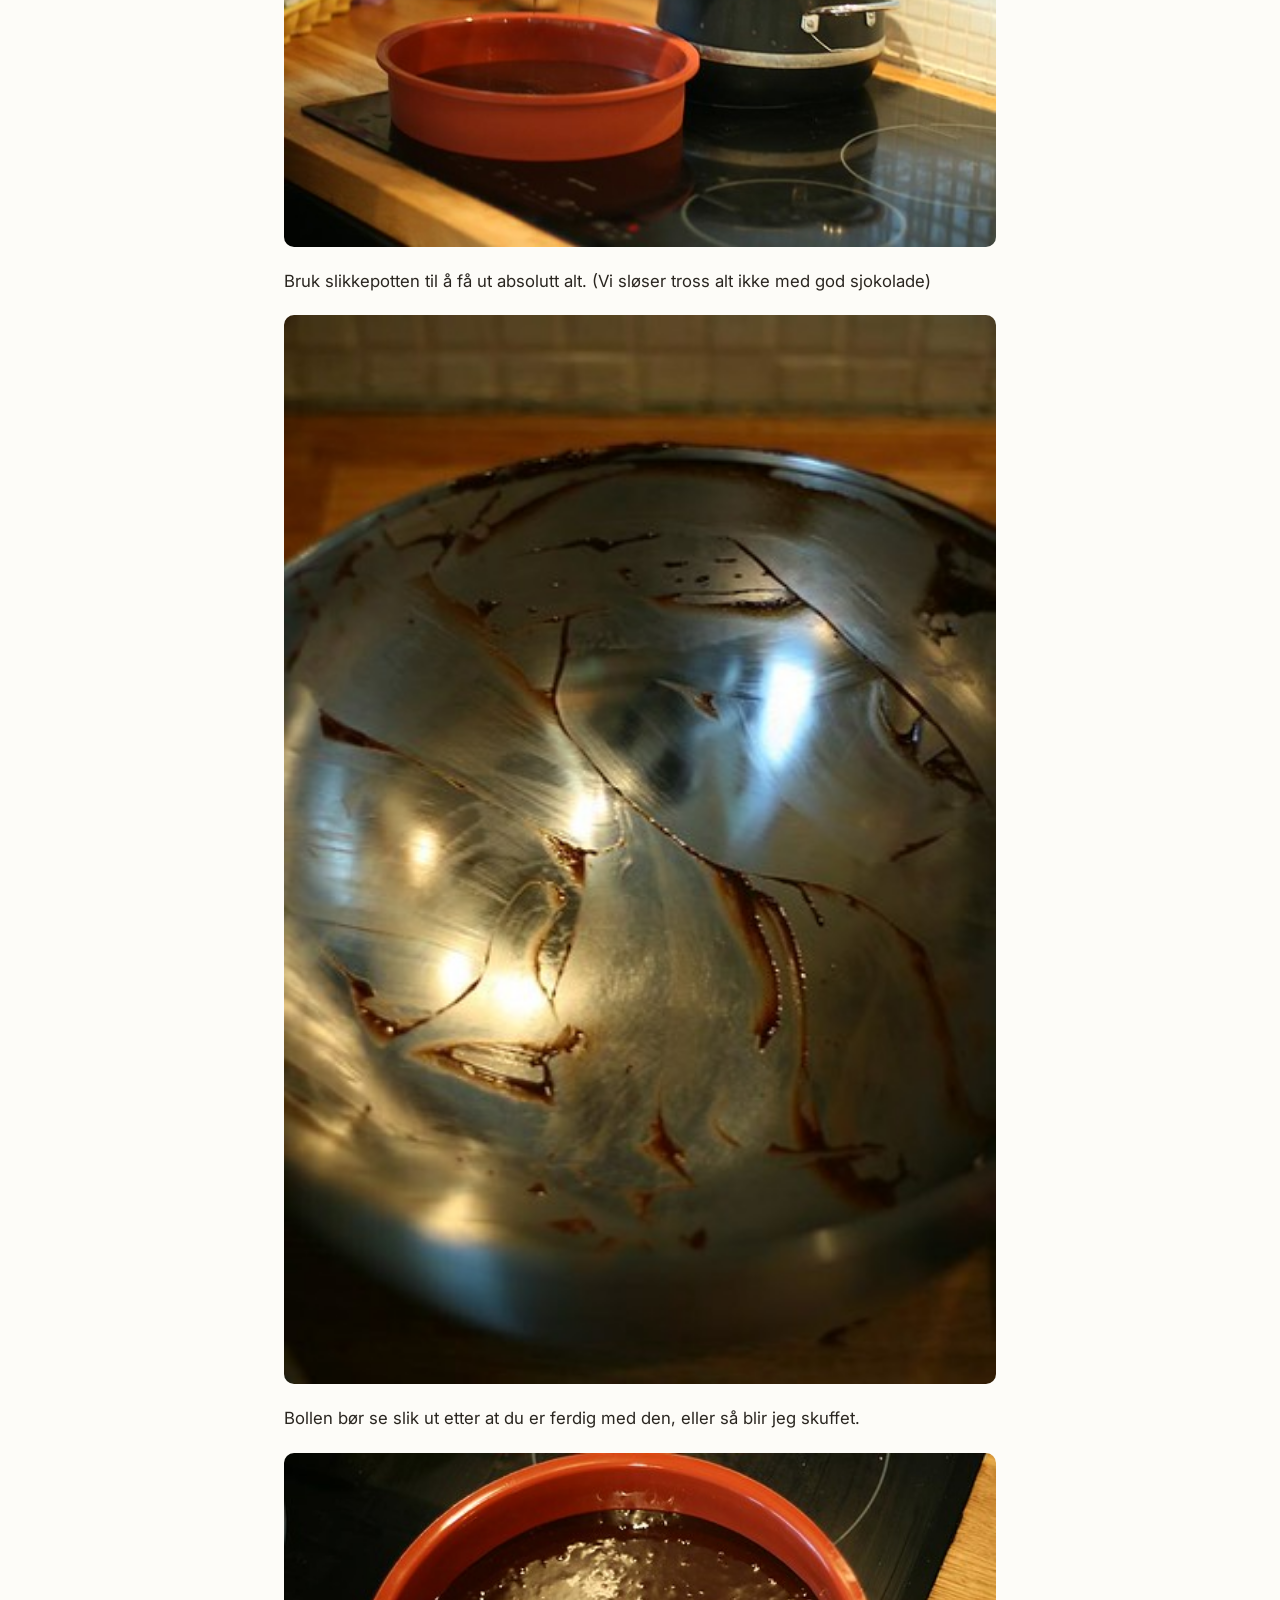
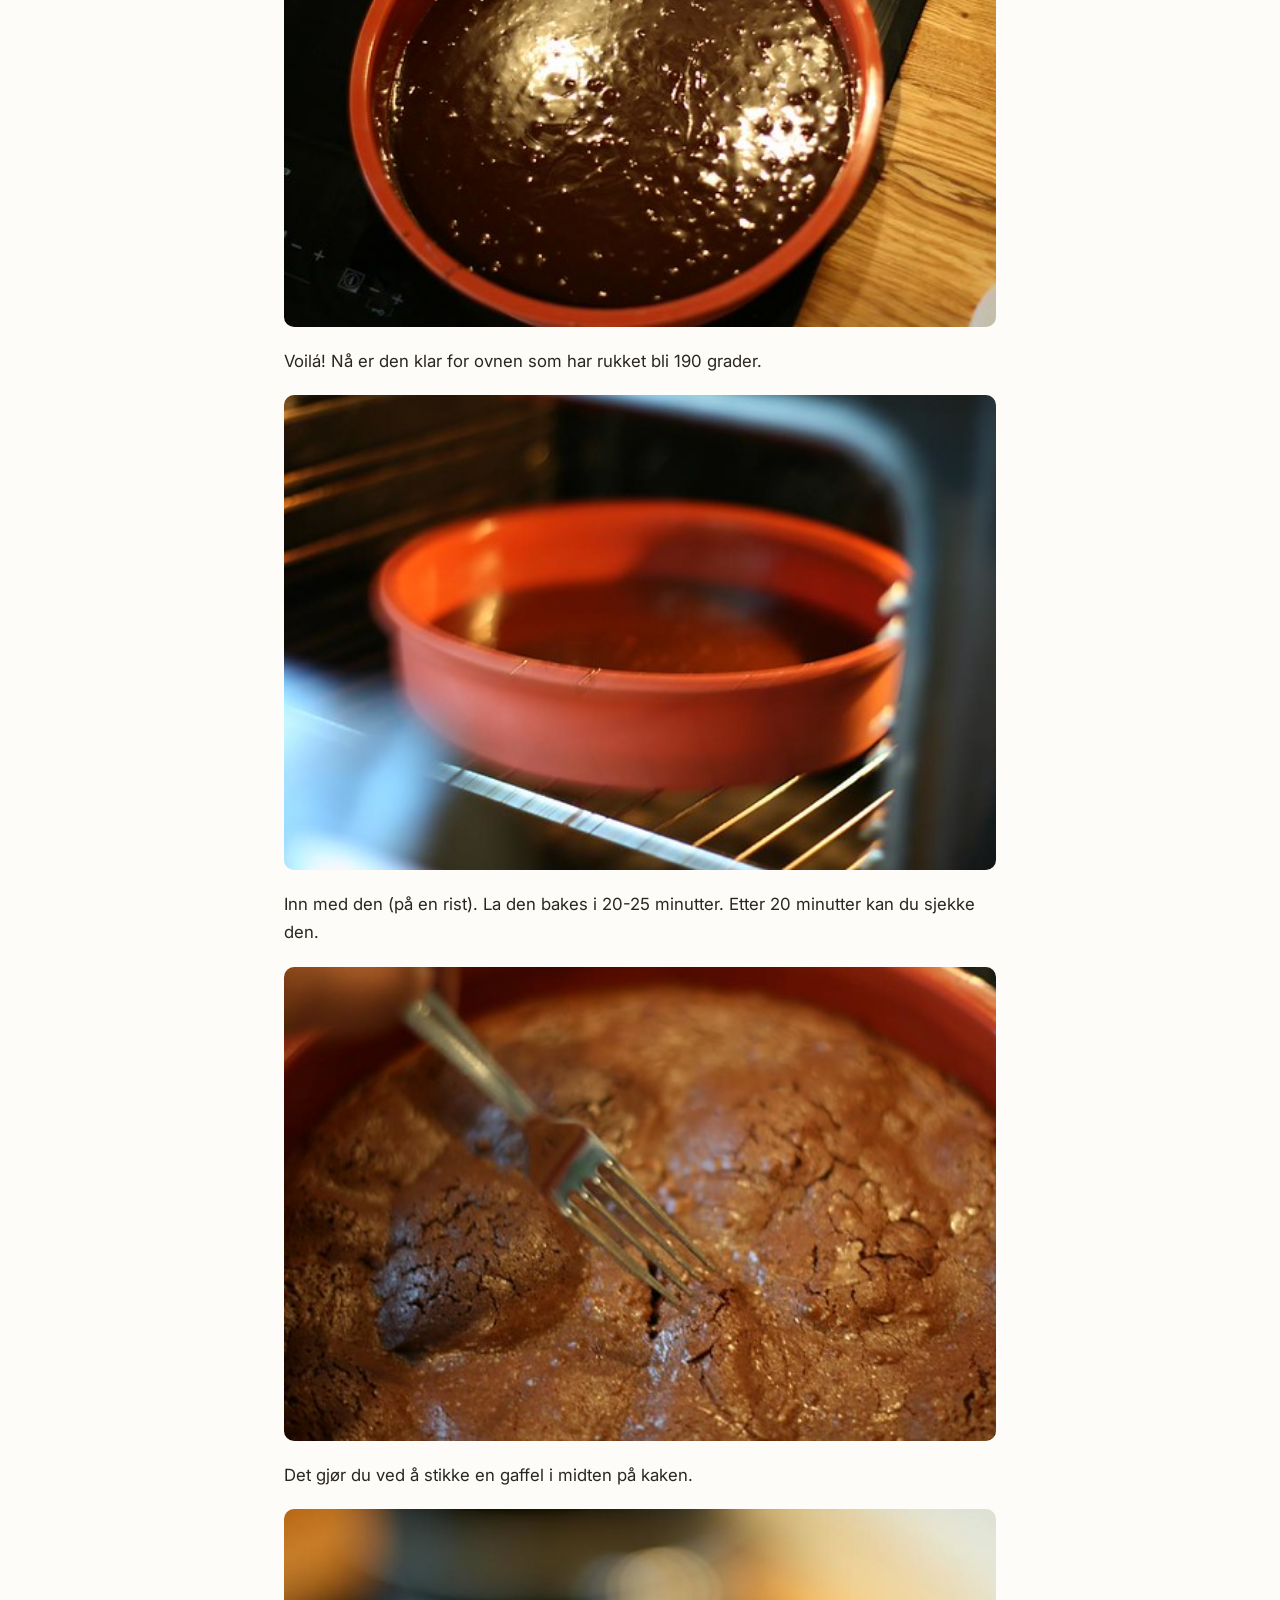
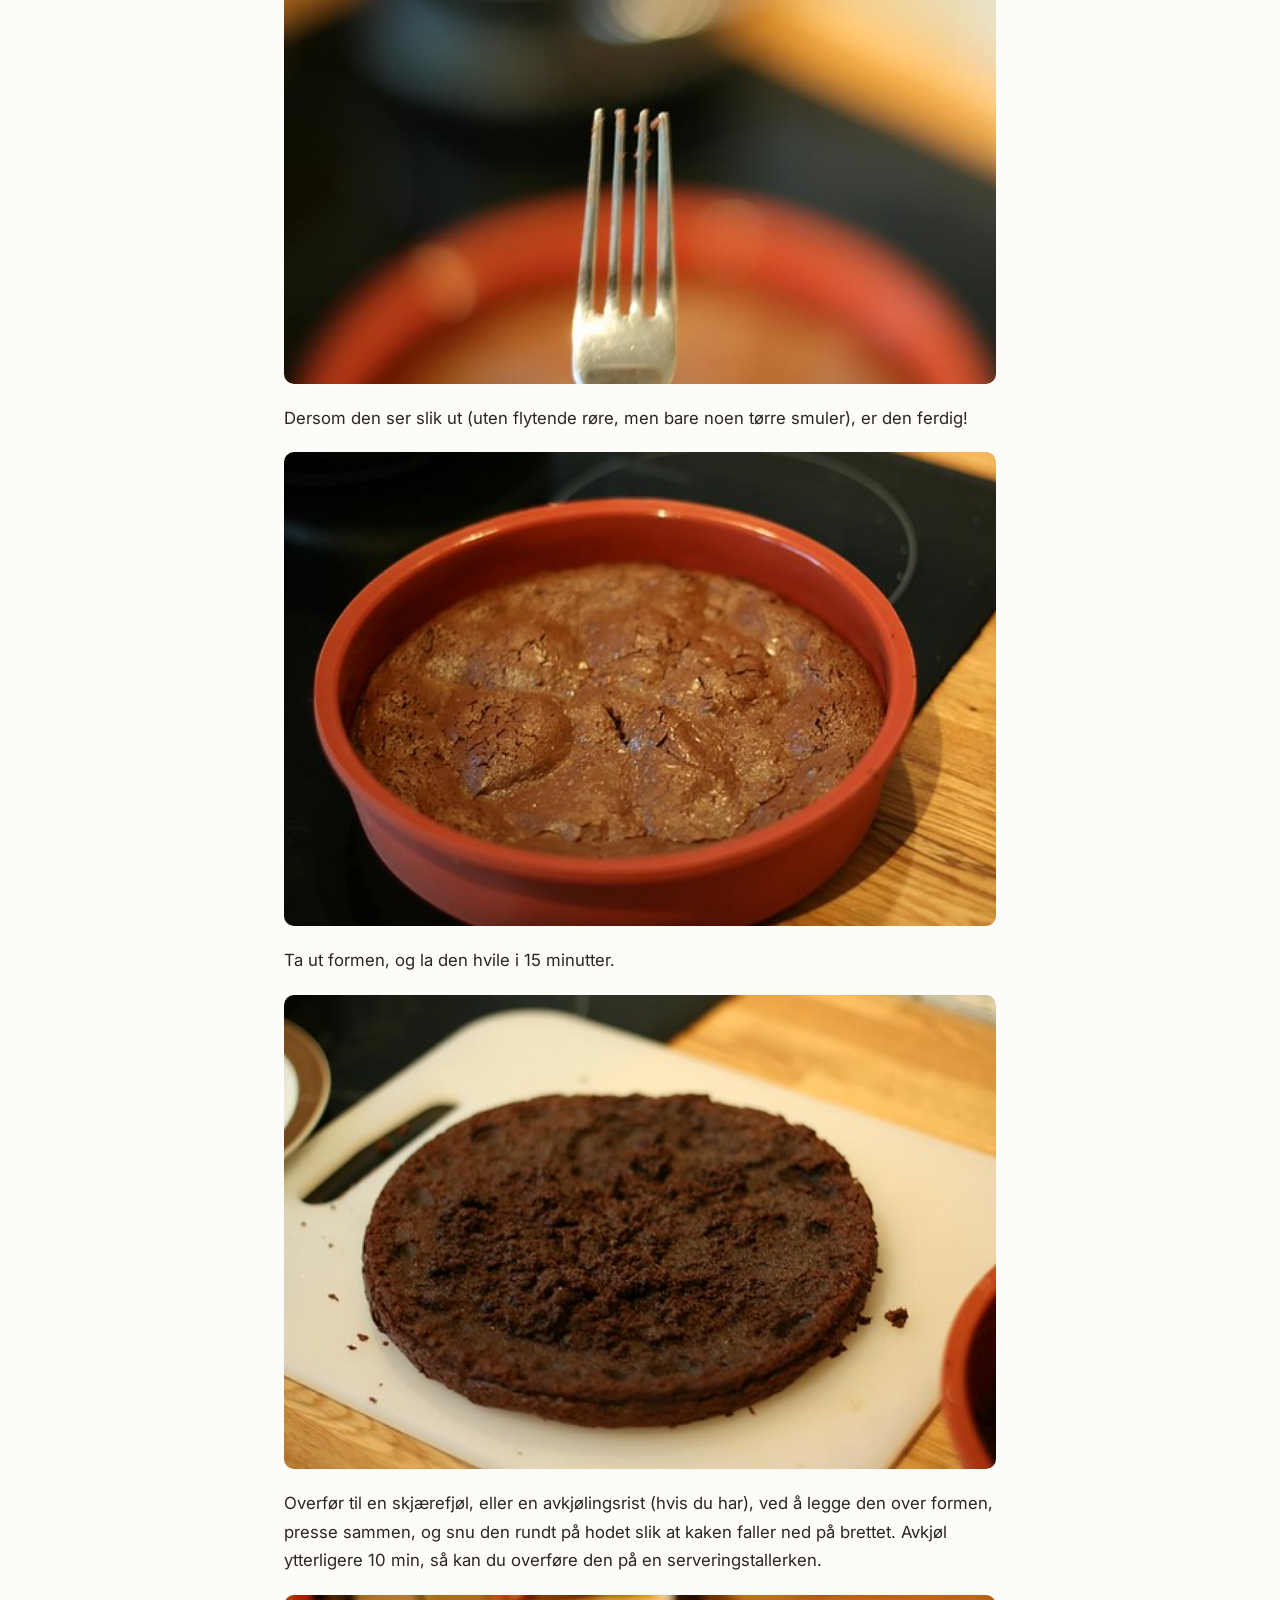
<file: oppskrifter/sjokoladekake-for-voksne-oppskrift.html>
<!DOCTYPE html>
<html lang="no">
<head>
  <meta charset="UTF-8">
  <meta name="viewport" content="width=device-width, initial-scale=1.0">
  <title>Sjokoladekake for voksne (oppskrift) – DiggMat.com</title>
  <meta name="description" content="Jeg har en kompis som ikke liker sjokolade. Det er helt utrolig. Jeg trodde det ikke var mulig første gang jeg hørte det. Synd for ham.">
  <link rel="canonical" href="https://diggmat.com/oppskrifter/sjokoladekake-for-voksne-oppskrift.html">
  <!-- Open Graph -->
  <meta property="og:type" content="article">
  <meta property="og:title" content="Sjokoladekake for voksne (oppskrift) – DiggMat.com">
  <meta property="og:description" content="Jeg har en kompis som ikke liker sjokolade. Det er helt utrolig. Jeg trodde det ikke var mulig første gang jeg hørte det. Synd for ham.">
  <meta property="og:site_name" content="DiggMat.com">
  <meta property="og:image" content="https://diggmat.com/images/flickr/3159059261_66246d02b2.jpg">
  <!-- Twitter Card -->
  <meta name="twitter:card" content="summary_large_image">
  <meta name="twitter:title" content="Sjokoladekake for voksne (oppskrift) – DiggMat.com">
  <meta name="twitter:description" content="Jeg har en kompis som ikke liker sjokolade. Det er helt utrolig. Jeg trodde det ikke var mulig første gang jeg hørte det. Synd for ham.">
  <meta property="twitter:image" content="https://diggmat.com/images/flickr/3159059261_66246d02b2.jpg">
  <script type="application/ld+json">{"@context": "https://schema.org/", "@type": "Recipe", "name": "Sjokoladekake for voksne (oppskrift)", "description": "Jeg har en kompis som ikke liker sjokolade. Det er helt utrolig. Jeg trodde det ikke var mulig første gang jeg hørte det. Synd for ham.", "datePublished": "2009-01-02", "author": {"@type": "Person", "name": "DiggMat"}, "publisher": {"@type": "Organization", "name": "DiggMat.com", "url": "https://diggmat.com"}, "url": "https://diggmat.com/oppskrifter/sjokoladekake-for-voksne-oppskrift.html", "image": ["https://diggmat.com/images/flickr/3159059261_66246d02b2.jpg"], "recipeIngredient": ["200 gram mørk sjokolade (hmmm!)", "200 gram usaltet smør", "3 dl sukker", "5 store egg", "1 ts hvetemel"], "recipeCategory": "Dessert/kake/søtsaker", "keywords": "sjokoladekake, verdens beste", "prepTime": "PT1H0M", "cookTime": "PT2H55M", "totalTime": "PT2H55M", "recipeCuisine": "Norsk", "recipeInstructions": [{"@type": "HowToStep", "text": "Jeg har en kompis som ikke liker sjokolade. Det er helt utrolig. Jeg trodde det ikke var mulig første gang jeg hørte det. Synd for ham."}, {"@type": "HowToStep", "text": "Jeg elsker selvfølgelig sjokolade, og jeg liker sjokoladekaker som smaker sjokolade, ikke dårlig kakaofyll. I Japan lever man ofte etter filosofien om at maten skal smake det den ser ut som. Spiser du fisk, skal det smake fisk, med minst mulig innblanding (sushi)."}, {"@type": "HowToStep", "text": "Hvis du liker sjokolade, hvorfor ikke bruke den sjokoladen du vanligvis spiser i kaken? Hvorfor kjøpe kokesjokolade hvis du egentlig elsker bocca 70%, eller firkløver?"}, {"@type": "HowToStep", "text": "Denne kaken er, ved siden av mammas firkløverkake, kanskje den beste sjokoladekaken jeg noensinne har smakt. Av en enkel grunn: Den smaker sjokolade!"}, {"@type": "HowToStep", "text": "Dessuten er den superenkel å lage."}, {"@type": "HowToStep", "text": "Sett ovnen på 190 grader før du starter."}, {"@type": "HowToStep", "text": "Rollelisten (fra venstre): Sukker, Boccasjokolade 70%, egg, bakemel (vanlig hvetemel funker like bra) og usaltet smør."}, {"@type": "HowToStep", "text": "Legg sjokoladen på en skjærefjøl."}, {"@type": "HowToStep", "text": "Kutt den opp i mindre biter slik at den vil smelte fortere."}, {"@type": "HowToStep", "text": "Mål opp 200 gram usaltet smør."}, {"@type": "HowToStep", "text": "Varm opp vann i en kjele, og plassér en metallbolle over."}, {"@type": "HowToStep", "text": "Putt all sjokoladen og smøret i bollen, og rør rundt med en tresleiv."}, {"@type": "HowToStep", "text": "Rør til smøret smelter og forsvinner inn i den smeltede sjokoladen."}, {"@type": "HowToStep", "text": "Tilsett sukkeret, og rør det godt inn."}, {"@type": "HowToStep", "text": "Slik skal det se ut. Sukkeret er ikke lenger synlig. Fjern deretter bollen fra kjelen, og la den avkjøles på en klut i 1-2 minutter."}, {"@type": "HowToStep", "text": "Nå er det tid for eggene. Rør inn ETT OG ETT EGG! ALTSÅ: IKKE RØR INN NESTE EGG FØR DET FØRSTE ER FULLSTENDIG INKORPORERT I SJOKOLADEN!"}, {"@type": "HowToStep", "text": "Slik, og nå er det klart for et nytt egg. Repeter til alle eggene er inkorporert. Du vil merke at røren vil bli tykkere og seigere underveis."}, {"@type": "HowToStep", "text": "Når alle eggene er blandet inn, vil den være så seig og tykk at røren vil se ut som på bildet."}, {"@type": "HowToStep", "text": "Tilsett mel og rør til det forsvinner."}, {"@type": "HowToStep", "text": "Finn frem en slikkepott."}, {"@type": "HowToStep", "text": "Hell ut røren i en form. Ikke større enn 30 cm i diameter. Ikke bruk en form med springfjær!"}, {"@type": "HowToStep", "text": "Bruk slikkepotten til å få ut absolutt alt. (Vi sløser tross alt ikke med god sjokolade)"}, {"@type": "HowToStep", "text": "Bollen bør se slik ut etter at du er ferdig med den, eller så blir jeg skuffet."}, {"@type": "HowToStep", "text": "Voilá! Nå er den klar for ovnen som har rukket bli 190 grader."}, {"@type": "HowToStep", "text": "Inn med den (på en rist). La den bakes i 20-25 minutter. Etter 20 minutter kan du sjekke den."}, {"@type": "HowToStep", "text": "Det gjør du ved å stikke en gaffel i midten på kaken."}, {"@type": "HowToStep", "text": "Dersom den ser slik ut (uten flytende røre, men bare noen tørre smuler), er den ferdig!"}, {"@type": "HowToStep", "text": "Ta ut formen, og la den hvile i 15 minutter."}, {"@type": "HowToStep", "text": "Overfør til en skjærefjøl, eller en avkjølingsrist (hvis du har), ved å legge den over formen, presse sammen, og snu den rundt på hodet slik at kaken faller ned på brettet. Avkjøl ytterligere 10 min, så kan du overføre den på en serveringstallerken."}, {"@type": "HowToStep", "text": "Her er den: Ferdig! Men den kan ikke spises ennå. Vent i minst 3-4 timer. Seriøst, des lenger du venter, jo bedre blir den. Denne kaken blir faktisk best etter å  ha vært i kjøleskapet over natta."}, {"@type": "HowToStep", "text": "Serveres enten med vaniljesaus, vaniljeis, eller et stort glass melk!"}, {"@type": "HowToStep", "text": "PS: Legg igjen epost-adressen din under, så sender jeg den en mail når jeg legger ut neste oppskrift."}, {"@type": "HowToStep", "text": "Takk til rouxbe for oppskriften."}]}</script>
  <link rel="stylesheet" href="../style.css?v=4">
</head>
<body>
  <header class="site-header">
    <a href="/" class="site-logo">DiggMat<span>.com</span></a>
    <p class="site-tagline">En blogg om god mat</p>
  </header>
  
<div class="recipe-page">
  <nav class="breadcrumb"><a href="../index.html">← Alle oppskrifter</a></nav>
  <div class="recipe-hero"><img src="../images/flickr/3159059261_66246d02b2.jpg" alt="Sjokoladekake for voksne (oppskrift)" loading="eager"></div>
  <h1 class="recipe-title">Sjokoladekake for voksne (oppskrift)</h1>
  <div class="recipe-meta-bar">
    <span class="meta-date">2. januar 2009</span>
    <span class="meta-chip">Dessert/kake/søtsaker</span><span class="meta-chip">Oppskrifter</span>
  </div>
  <div class="recipe-content">
    <figure class="step-img"><img src="../images/flickr/3159059261_66246d02b2.jpg" alt="Sjokoladekake" loading="lazy"></figure>
<p>Jeg har en kompis som ikke liker sjokolade. Det er helt utrolig. Jeg trodde det ikke var mulig første gang jeg hørte det. Synd for ham.</p>
<p>Jeg elsker selvfølgelig sjokolade, og jeg liker sjokoladekaker som smaker sjokolade, ikke dårlig kakaofyll. I Japan lever man ofte etter filosofien om at maten skal smake det den ser ut som. Spiser du fisk, skal det smake fisk, med minst mulig innblanding (sushi).</p>
<p>Hvis du liker sjokolade, hvorfor ikke bruke den sjokoladen du vanligvis spiser i kaken? Hvorfor kjøpe kokesjokolade hvis du egentlig elsker bocca 70%, eller firkløver?</p>
<p>Denne kaken er, ved siden av mammas firkløverkake, kanskje den beste sjokoladekaken jeg noensinne har smakt. Av en enkel grunn: Den smaker sjokolade!</p>
<p>Dessuten er den superenkel å lage.</p>
<p>Her er oppskriften:</p>
<p>200 gram mørk sjokolade (hmmm!)</p>
<p>200 gram usaltet smør</p>
<p>3 dl sukker</p>
<p>5 store egg</p>
<p>1 ts hvetemel</p>
<p>Sett ovnen på 190 grader før du starter.</p>
<figure class="step-img"><img src="../images/flickr/3159057203_20588d5382.jpg" alt="Sjokoladekake" loading="lazy"></figure>
<p>Rollelisten (fra venstre): Sukker, Boccasjokolade 70%, egg, bakemel (vanlig hvetemel funker like bra) og usaltet smør.</p>
<figure class="step-img"><img src="../images/flickr/3159057271_01aeeac9bc.jpg" alt="Sjokoladekake" loading="lazy"></figure>
<p>Legg sjokoladen på en skjærefjøl.</p>
<figure class="step-img"><img src="../images/flickr/3159057331_e7396c9a95.jpg" alt="Sjokoladekake" loading="lazy"></figure>
<p>Kutt den opp i mindre biter slik at den vil smelte fortere.</p>
<figure class="step-img"><img src="../images/flickr/3159891496_94d1fb3a77.jpg" alt="Sjokoladekake" loading="lazy"></figure>
<p>Mål opp 200 gram usaltet smør.</p>
<figure class="step-img"><img src="../images/flickr/3159891546_040a4f09ea.jpg" alt="Sjokoladekake" loading="lazy"></figure>
<p>Varm opp vann i en kjele, og plassér en metallbolle over.</p>
<figure class="step-img"><img src="../images/flickr/3159891902_9c90d33bb6.jpg" alt="Sjokoladekake" loading="lazy"></figure>
<p>Putt all sjokoladen og smøret i bollen, og rør rundt med en tresleiv.</p>
<figure class="step-img"><img src="../images/flickr/3159891982_889b7bb1dd.jpg" alt="Sjokoladekake" loading="lazy"></figure>
<p>Rør til smøret smelter og forsvinner inn i den smeltede sjokoladen.</p>
<figure class="step-img"><img src="../images/flickr/3159057951_bf8a43ede9.jpg" alt="Sjokoladekake" loading="lazy"></figure>
<p>Tilsett sukkeret, og rør det godt inn.</p>
<figure class="step-img"><img src="../images/flickr/3159892184_5bd50f8a35.jpg" alt="Sjokoladekake" loading="lazy"></figure>
<p>Slik skal det se ut. Sukkeret er ikke lenger synlig. Fjern deretter bollen fra kjelen, og la den avkjøles på en klut i 1-2 minutter.</p>
<figure class="step-img"><img src="../images/flickr/3159058167_4b584b49c5.jpg" alt="Sjokoladekake" loading="lazy"></figure>
<p>Nå er det tid for eggene. Rør inn ETT OG ETT EGG! ALTSÅ: IKKE RØR INN NESTE EGG FØR DET FØRSTE ER FULLSTENDIG INKORPORERT I SJOKOLADEN!</p>
<figure class="step-img"><img src="../images/flickr/3159892330_5188b09cbb.jpg" alt="Sjokoladekake" loading="lazy"></figure>
<p>Slik, og nå er det klart for et nytt egg. Repeter til alle eggene er inkorporert. Du vil merke at røren vil bli tykkere og seigere underveis.</p>
<figure class="step-img"><img src="../images/flickr/3159892456_1838769865.jpg" alt="Sjokoladekake" loading="lazy"></figure>
<p>Når alle eggene er blandet inn, vil den være så seig og tykk at røren vil se ut som på bildet.</p>
<figure class="step-img"><img src="../images/flickr/3159058371_637abae287.jpg" alt="Sjokoladekake" loading="lazy"></figure>
<p>Tilsett mel og rør til det forsvinner.</p>
<figure class="step-img"><img src="../images/flickr/3159892720_d18c5bff13.jpg" alt="Sjokoladekake" loading="lazy"></figure>
<p>Finn frem en slikkepott.</p>
<figure class="step-img"><img src="../images/flickr/3159058475_d1915077d0.jpg" alt="Sjokoladekake" loading="lazy"></figure>
<p>Hell ut røren i en form. Ikke større enn 30 cm i diameter. Ikke bruk en form med springfjær!</p>
<figure class="step-img"><img src="../images/flickr/3159058543_1c990c3ae3.jpg" alt="Sjokoladekake" loading="lazy"></figure>
<p>Bruk slikkepotten til å få ut absolutt alt. (Vi sløser tross alt ikke med god sjokolade)</p>
<figure class="step-img"><img src="../images/flickr/3159892906_ea5d934ed4.jpg" alt="Sjokoladekake" loading="lazy"></figure>
<p>Bollen bør se slik ut etter at du er ferdig med den, eller så blir jeg skuffet.</p>
<figure class="step-img"><img src="../images/flickr/3159058765_76108c49a4.jpg" alt="Sjokoladekake" loading="lazy"></figure>
<p>Voilá! Nå er den klar for ovnen som har rukket bli 190 grader.</p>
<figure class="step-img"><img src="../images/flickr/3159893158_132e6fa9ee.jpg" alt="Sjokoladekake" loading="lazy"></figure>
<p>Inn med den (på en rist). La den bakes i 20-25 minutter. Etter 20 minutter kan du sjekke den.</p>
<figure class="step-img"><img src="../images/flickr/3159893240_843a7a7a39.jpg" alt="Sjokoladekake" loading="lazy"></figure>
<p>Det gjør du ved å stikke en gaffel i midten på kaken.</p>
<figure class="step-img"><img src="../images/flickr/3159059013_7a5f34408d.jpg" alt="Sjokoladekake" loading="lazy"></figure>
<p>Dersom den ser slik ut (uten flytende røre, men bare noen tørre smuler), er den ferdig!</p>
<figure class="step-img"><img src="../images/flickr/3159059083_66d7b6007e.jpg" alt="Sjokoladekake" loading="lazy"></figure>
<p>Ta ut formen, og la den hvile i 15 minutter.</p>
<figure class="step-img"><img src="../images/flickr/3159893460_194b9fc3eb.jpg" alt="Sjokoladekake" loading="lazy"></figure>
<p>Overfør til en skjærefjøl, eller en avkjølingsrist (hvis du har), ved å legge den over formen, presse sammen, og snu den rundt på hodet slik at kaken faller ned på brettet. Avkjøl ytterligere 10 min, så kan du overføre den på en serveringstallerken.</p>
<figure class="step-img"><img src="../images/flickr/3159059261_66246d02b2.jpg" alt="Sjokoladekake" loading="lazy"></figure>
<p>Her er den: Ferdig! Men den kan ikke spises ennå. Vent i minst 3-4 timer. Seriøst, des lenger du venter, jo bedre blir den. Denne kaken blir faktisk best etter å  ha vært i kjøleskapet over natta.</p>
<p>Serveres enten med vaniljesaus, vaniljeis, eller et stort glass melk!</p>
<p>PS: Legg igjen epost-adressen din under, så sender jeg den en mail når jeg legger ut neste oppskrift.</p>
<p>Takk til rouxbe for oppskriften.</p>
  </div>
  <div class="recipe-nav"><a href="tiramisu-oppskrift-for-dummies-veldig-enkel-veldig-god.html" class="prev"><span class="nav-label">← Forrige</span><span class="nav-title">Tiramisu-oppskrift for dummies! Veldig enkel, veldig god!</span></a><a href="slik-kan-det-ga-hvis-du-ikke-følger-oppskriften.html" class="next"><span class="nav-label">Neste →</span><span class="nav-title">Slik kan det gå&#8230; (hvis du ikke følger oppskriften)</span></a></div>
  <div class="related-section">
  <span class="related-heading">De som så på denne, så også på disse:</span>
  <div class="related-grid">
<a href="blabærpai-oppskrift-pa-en-veldig-god-dessert.html" class="related-card"><div class="related-thumb"><img src="../images/flickr/4974758218_7ef614cb86.jpg" alt="" loading="lazy"></div><span class="related-card-title">Blåbærpai. Oppskrift på en veldig god dessert.</span></a>
<a href="sjokolade-cookies-sjokoladekjeks-chocolate-cookies-en-fantas.html" class="related-card"><div class="related-thumb"><img src="../images/flickr/3349765916_ccd992c7d0.jpg" alt="" loading="lazy"></div><span class="related-card-title">Sjokolade cookies (sjokoladekjeks) (Chocolate cookies). En fantastisk oppskrift!</span></a>
<a href="verdens-beste-spaghettisaus-pastasaus-tomatsaus-veldig-veldi.html" class="related-card"><div class="related-thumb"><img src="../images/flickr/3368013815_0a3970037e.jpg" alt="" loading="lazy"></div><span class="related-card-title">Verdens beste spaghettisaus / pastasaus / tomatsaus. Veldig veldig god oppskrift!</span></a>
<a href="hjemmelagde-pølser-smaker-bedre-enn-kjøpte-her-er-en-oppskri.html" class="related-card"><div class="related-thumb"><img src="../images/flickr/3213578076_dacd8af0fc.jpg" alt="" loading="lazy"></div><span class="related-card-title">Hjemmelagde pølser smaker bedre enn kjøpte (her er en oppskrift)</span></a>
  </div>
</div>
</div>

  <footer class="site-footer">
    <p>DiggMat.com &mdash; En blogg om god mat</p>
  </footer>
</body>
</html>
</file>
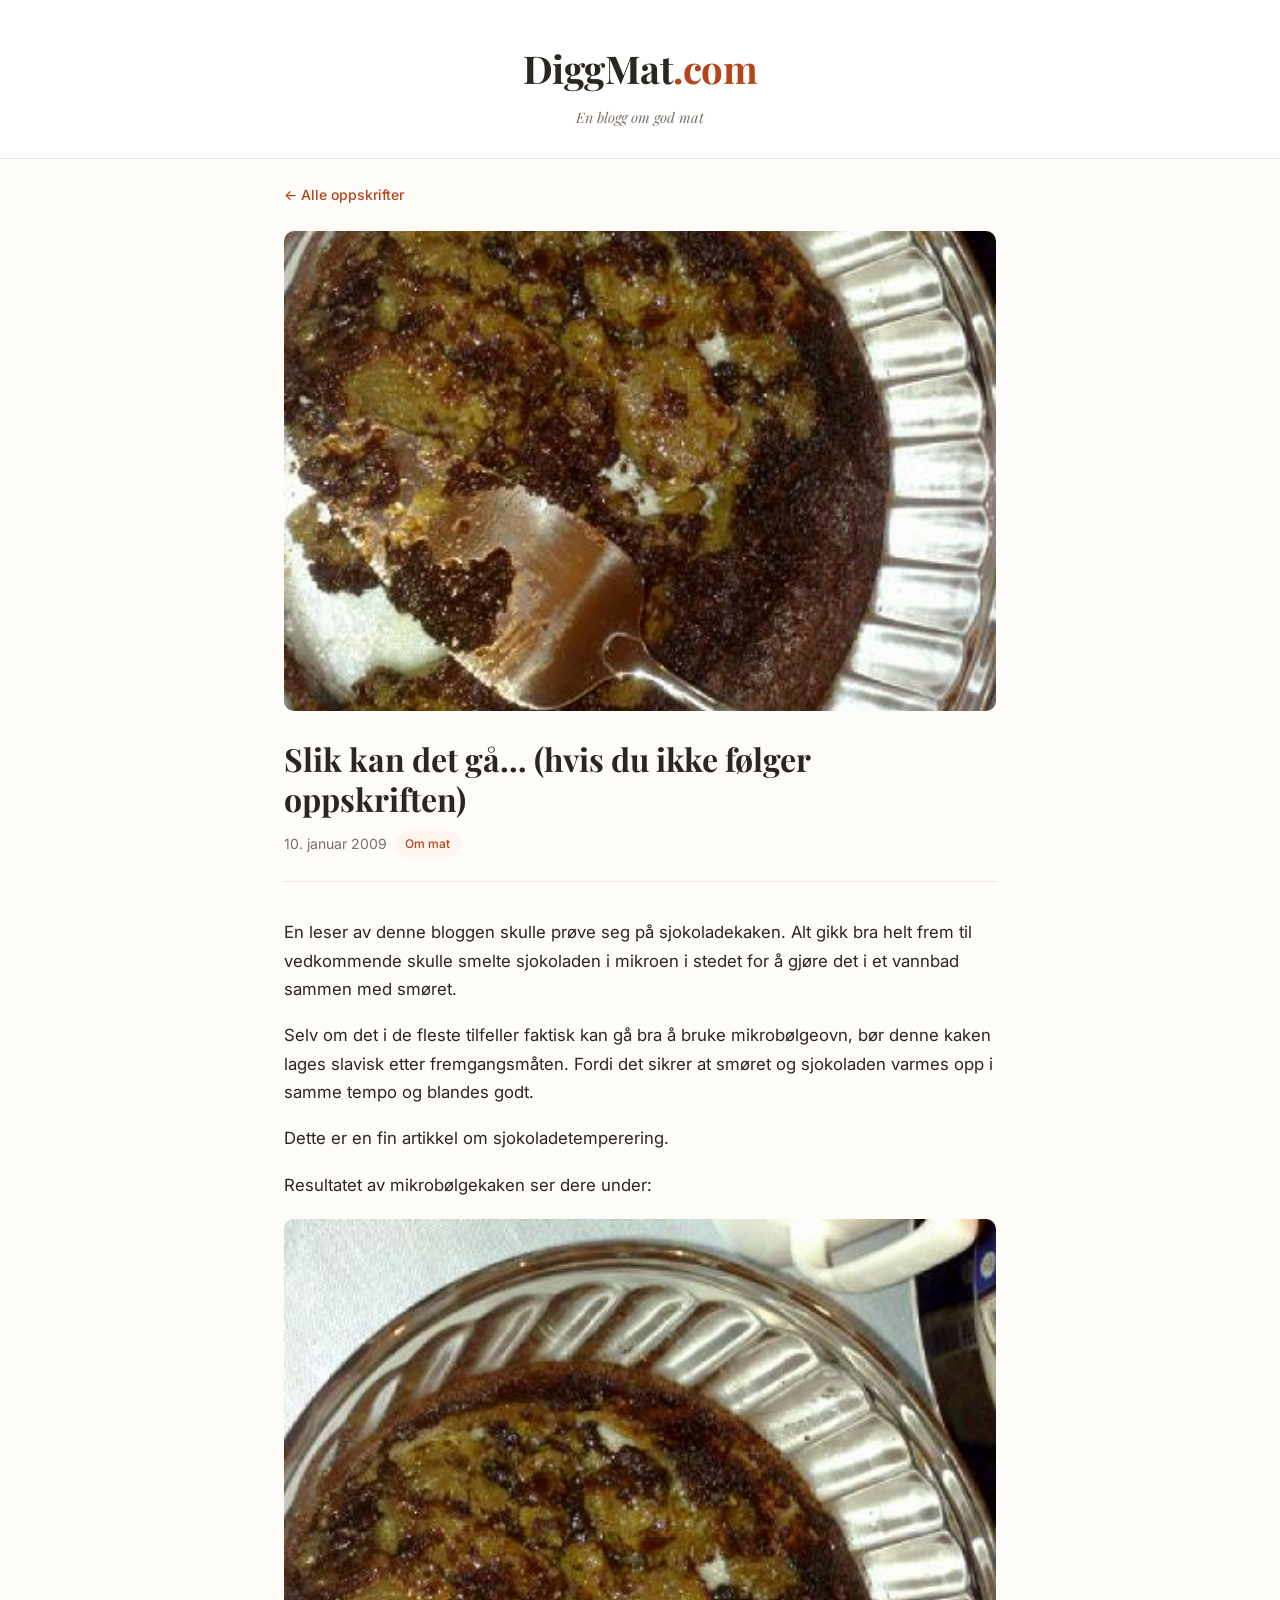
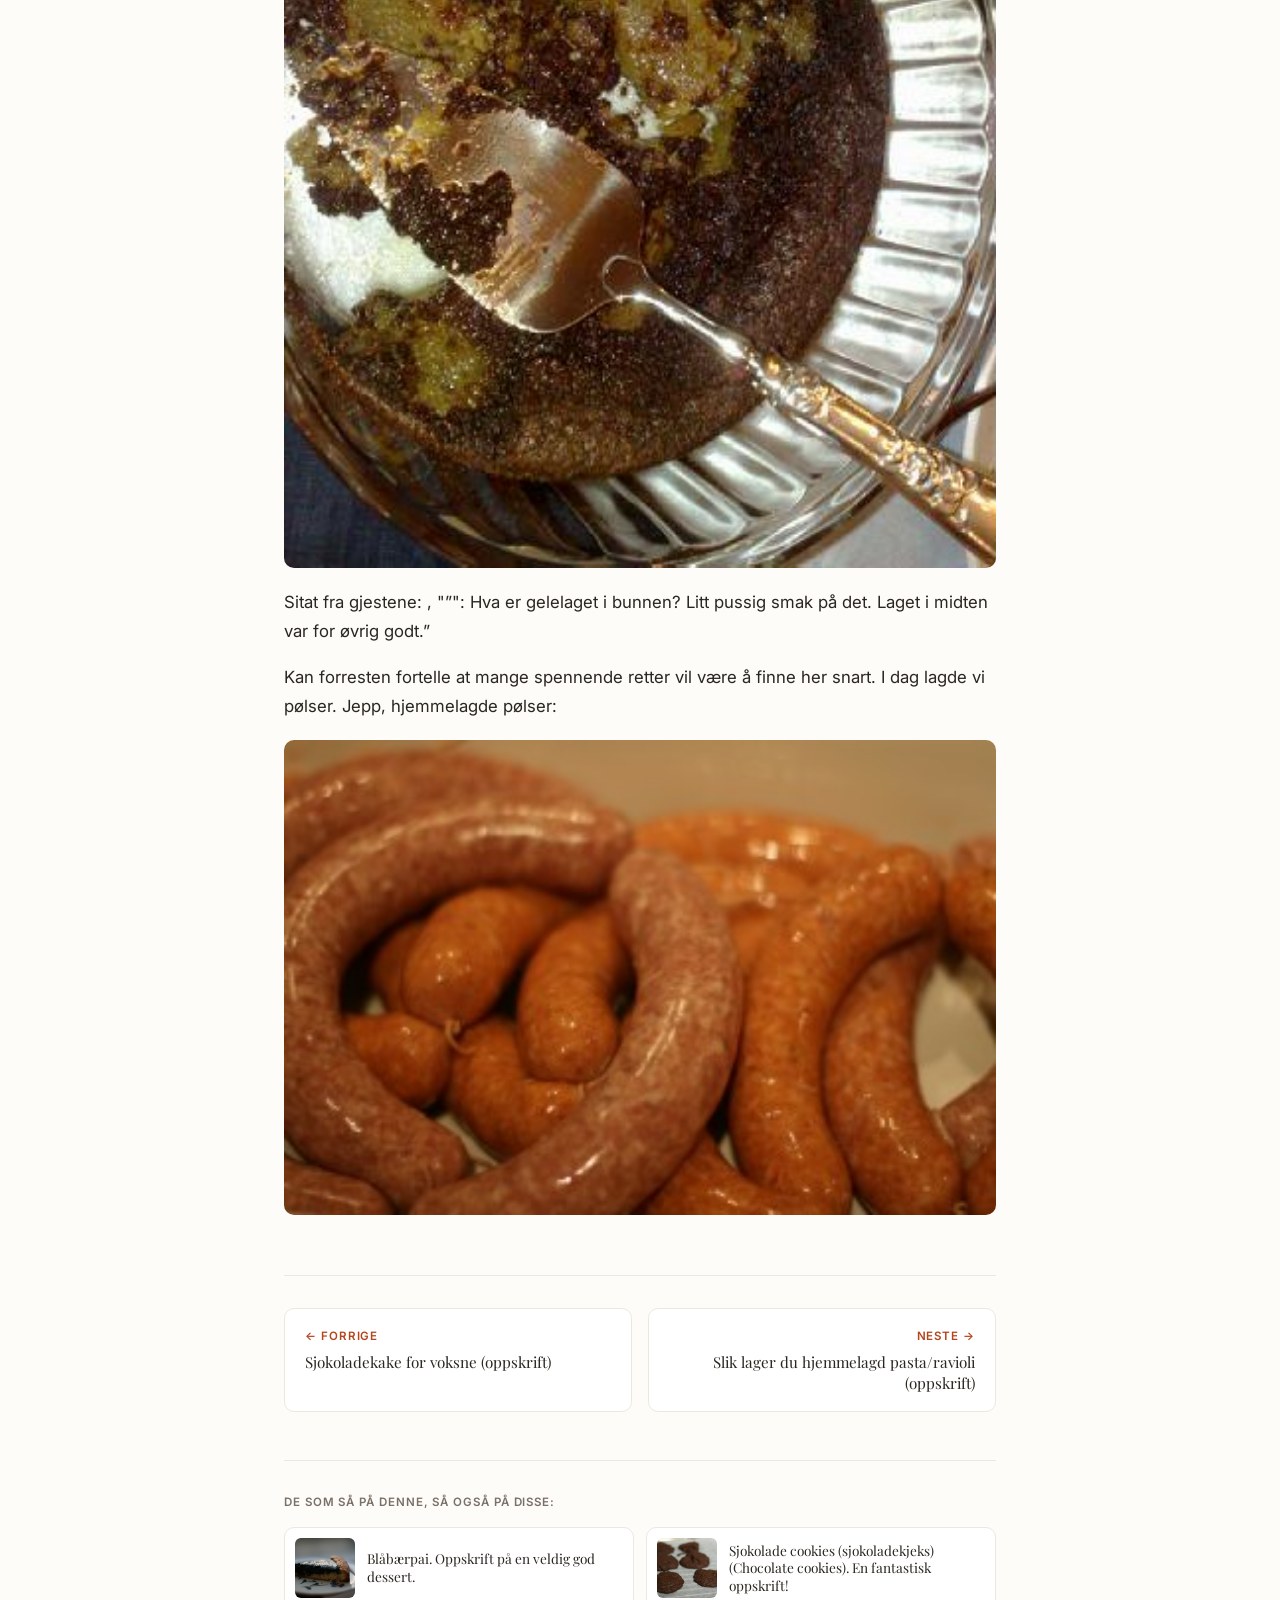
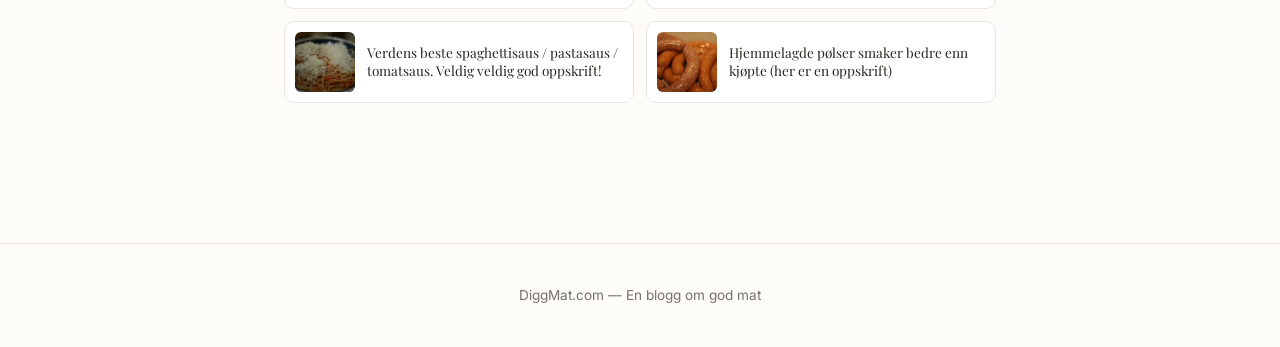
<file: oppskrifter/slik-kan-det-ga-hvis-du-ikke-følger-oppskriften.html>
<!DOCTYPE html>
<html lang="no">
<head>
  <meta charset="UTF-8">
  <meta name="viewport" content="width=device-width, initial-scale=1.0">
  <title>Slik kan det gå&#8230; (hvis du ikke følger oppskriften) – DiggMat.com</title>
  <meta name="description" content="En leser av denne bloggen skulle prøve seg på sjokoladekaken. Alt gikk bra helt frem til vedkommende skulle smelte sjokoladen i mikroen i stedet for å gjø…">
  <link rel="canonical" href="https://diggmat.com/oppskrifter/slik-kan-det-ga-hvis-du-ikke-følger-oppskriften.html">
  <!-- Open Graph -->
  <meta property="og:type" content="article">
  <meta property="og:title" content="Slik kan det gå&#8230; (hvis du ikke følger oppskriften) – DiggMat.com">
  <meta property="og:description" content="En leser av denne bloggen skulle prøve seg på sjokoladekaken. Alt gikk bra helt frem til vedkommende skulle smelte sjokoladen i mikroen i stedet for å gjø…">
  <meta property="og:site_name" content="DiggMat.com">
  <meta property="og:image" content="https://diggmat.com/images/uploads/10012009444.jpg">
  <!-- Twitter Card -->
  <meta name="twitter:card" content="summary_large_image">
  <meta name="twitter:title" content="Slik kan det gå&#8230; (hvis du ikke følger oppskriften) – DiggMat.com">
  <meta name="twitter:description" content="En leser av denne bloggen skulle prøve seg på sjokoladekaken. Alt gikk bra helt frem til vedkommende skulle smelte sjokoladen i mikroen i stedet for å gjø…">
  <meta property="twitter:image" content="https://diggmat.com/images/uploads/10012009444.jpg">
  <script type="application/ld+json">{"@context": "https://schema.org/", "@type": "Recipe", "name": "Slik kan det gå&#8230; (hvis du ikke følger oppskriften)", "description": "En leser av denne bloggen skulle prøve seg på sjokoladekaken. Alt gikk bra helt frem til vedkommende skulle smelte sjokoladen i mikroen i stedet for å gjø…", "datePublished": "2009-01-10", "author": {"@type": "Person", "name": "DiggMat"}, "publisher": {"@type": "Organization", "name": "DiggMat.com", "url": "https://diggmat.com"}, "url": "https://diggmat.com/oppskrifter/slik-kan-det-ga-hvis-du-ikke-følger-oppskriften.html", "image": ["https://diggmat.com/images/uploads/10012009444.jpg"], "recipeCategory": "Om mat", "keywords": "mikrobølgeovn, sjokolade, vannbad", "prepTime": "PT15M", "cookTime": "PT20M", "totalTime": "PT20M", "recipeCuisine": "Norsk", "recipeInstructions": [{"@type": "HowToStep", "text": "En leser av denne bloggen skulle prøve seg på sjokoladekaken. Alt gikk bra helt frem til vedkommende skulle smelte sjokoladen i mikroen i stedet for å gjøre det i et vannbad sammen med smøret."}, {"@type": "HowToStep", "text": "Selv om det i de fleste tilfeller faktisk kan gå bra å bruke mikrobølgeovn, bør denne kaken lages slavisk etter fremgangsmåten. Fordi det sikrer at smøret og sjokoladen varmes opp i samme tempo og blandes godt."}, {"@type": "HowToStep", "text": "Dette er en fin artikkel om sjokoladetemperering."}, {"@type": "HowToStep", "text": "Resultatet av mikrobølgekaken ser dere under:"}, {"@type": "HowToStep", "text": "Sitat fra gjestene: , \"&#8221;\": Hva er gelelaget i bunnen? Litt pussig smak på det. Laget i midten var for øvrig godt.&#8221;"}, {"@type": "HowToStep", "text": "Kan forresten fortelle at mange spennende retter vil være å finne her snart. I dag lagde vi pølser. Jepp, hjemmelagde pølser:"}]}</script>
  <link rel="stylesheet" href="../style.css?v=4">
</head>
<body>
  <header class="site-header">
    <a href="/" class="site-logo">DiggMat<span>.com</span></a>
    <p class="site-tagline">En blogg om god mat</p>
  </header>
  
<div class="recipe-page">
  <nav class="breadcrumb"><a href="../index.html">← Alle oppskrifter</a></nav>
  <div class="recipe-hero"><img src="../images/uploads/10012009444.jpg" alt="Slik kan det gå&#8230; (hvis du ikke følger oppskriften)" loading="eager"></div>
  <h1 class="recipe-title">Slik kan det gå&#8230; (hvis du ikke følger oppskriften)</h1>
  <div class="recipe-meta-bar">
    <span class="meta-date">10. januar 2009</span>
    <span class="meta-chip">Om mat</span>
  </div>
  <div class="recipe-content">
    <p>En leser av denne bloggen skulle prøve seg på sjokoladekaken. Alt gikk bra helt frem til vedkommende skulle smelte sjokoladen i mikroen i stedet for å gjøre det i et vannbad sammen med smøret.</p>
<p>Selv om det i de fleste tilfeller faktisk kan gå bra å bruke mikrobølgeovn, bør denne kaken lages slavisk etter fremgangsmåten. Fordi det sikrer at smøret og sjokoladen varmes opp i samme tempo og blandes godt.</p>
<p>Dette er en fin artikkel om sjokoladetemperering.</p>
<p>Resultatet av mikrobølgekaken ser dere under:</p>
<figure class="step-img"><img src="../images/uploads/10012009444.jpg" alt="sjokoladekake gone bad" loading="lazy"></figure>
<p>Sitat fra gjestene: , "&#8221;": Hva er gelelaget i bunnen? Litt pussig smak på det. Laget i midten var for øvrig godt.&#8221;</p>
<p>Kan forresten fortelle at mange spennende retter vil være å finne her snart. I dag lagde vi pølser. Jepp, hjemmelagde pølser:</p>
<figure class="step-img"><img src="../images/uploads/img_7228-300x200.jpg" alt="Pølser" loading="lazy"></figure>
  </div>
  <div class="recipe-nav"><a href="sjokoladekake-for-voksne-oppskrift.html" class="prev"><span class="nav-label">← Forrige</span><span class="nav-title">Sjokoladekake for voksne (oppskrift)</span></a><a href="slik-lager-du-pasta-ravioli-oppskrift.html" class="next"><span class="nav-label">Neste →</span><span class="nav-title">Slik lager du hjemmelagd pasta/ravioli (oppskrift)</span></a></div>
  <div class="related-section">
  <span class="related-heading">De som så på denne, så også på disse:</span>
  <div class="related-grid">
<a href="blabærpai-oppskrift-pa-en-veldig-god-dessert.html" class="related-card"><div class="related-thumb"><img src="../images/flickr/4974758218_7ef614cb86.jpg" alt="" loading="lazy"></div><span class="related-card-title">Blåbærpai. Oppskrift på en veldig god dessert.</span></a>
<a href="sjokolade-cookies-sjokoladekjeks-chocolate-cookies-en-fantas.html" class="related-card"><div class="related-thumb"><img src="../images/flickr/3349765916_ccd992c7d0.jpg" alt="" loading="lazy"></div><span class="related-card-title">Sjokolade cookies (sjokoladekjeks) (Chocolate cookies). En fantastisk oppskrift!</span></a>
<a href="verdens-beste-spaghettisaus-pastasaus-tomatsaus-veldig-veldi.html" class="related-card"><div class="related-thumb"><img src="../images/flickr/3368013815_0a3970037e.jpg" alt="" loading="lazy"></div><span class="related-card-title">Verdens beste spaghettisaus / pastasaus / tomatsaus. Veldig veldig god oppskrift!</span></a>
<a href="hjemmelagde-pølser-smaker-bedre-enn-kjøpte-her-er-en-oppskri.html" class="related-card"><div class="related-thumb"><img src="../images/flickr/3213578076_dacd8af0fc.jpg" alt="" loading="lazy"></div><span class="related-card-title">Hjemmelagde pølser smaker bedre enn kjøpte (her er en oppskrift)</span></a>
  </div>
</div>
</div>

  <footer class="site-footer">
    <p>DiggMat.com &mdash; En blogg om god mat</p>
  </footer>
</body>
</html>
</file>
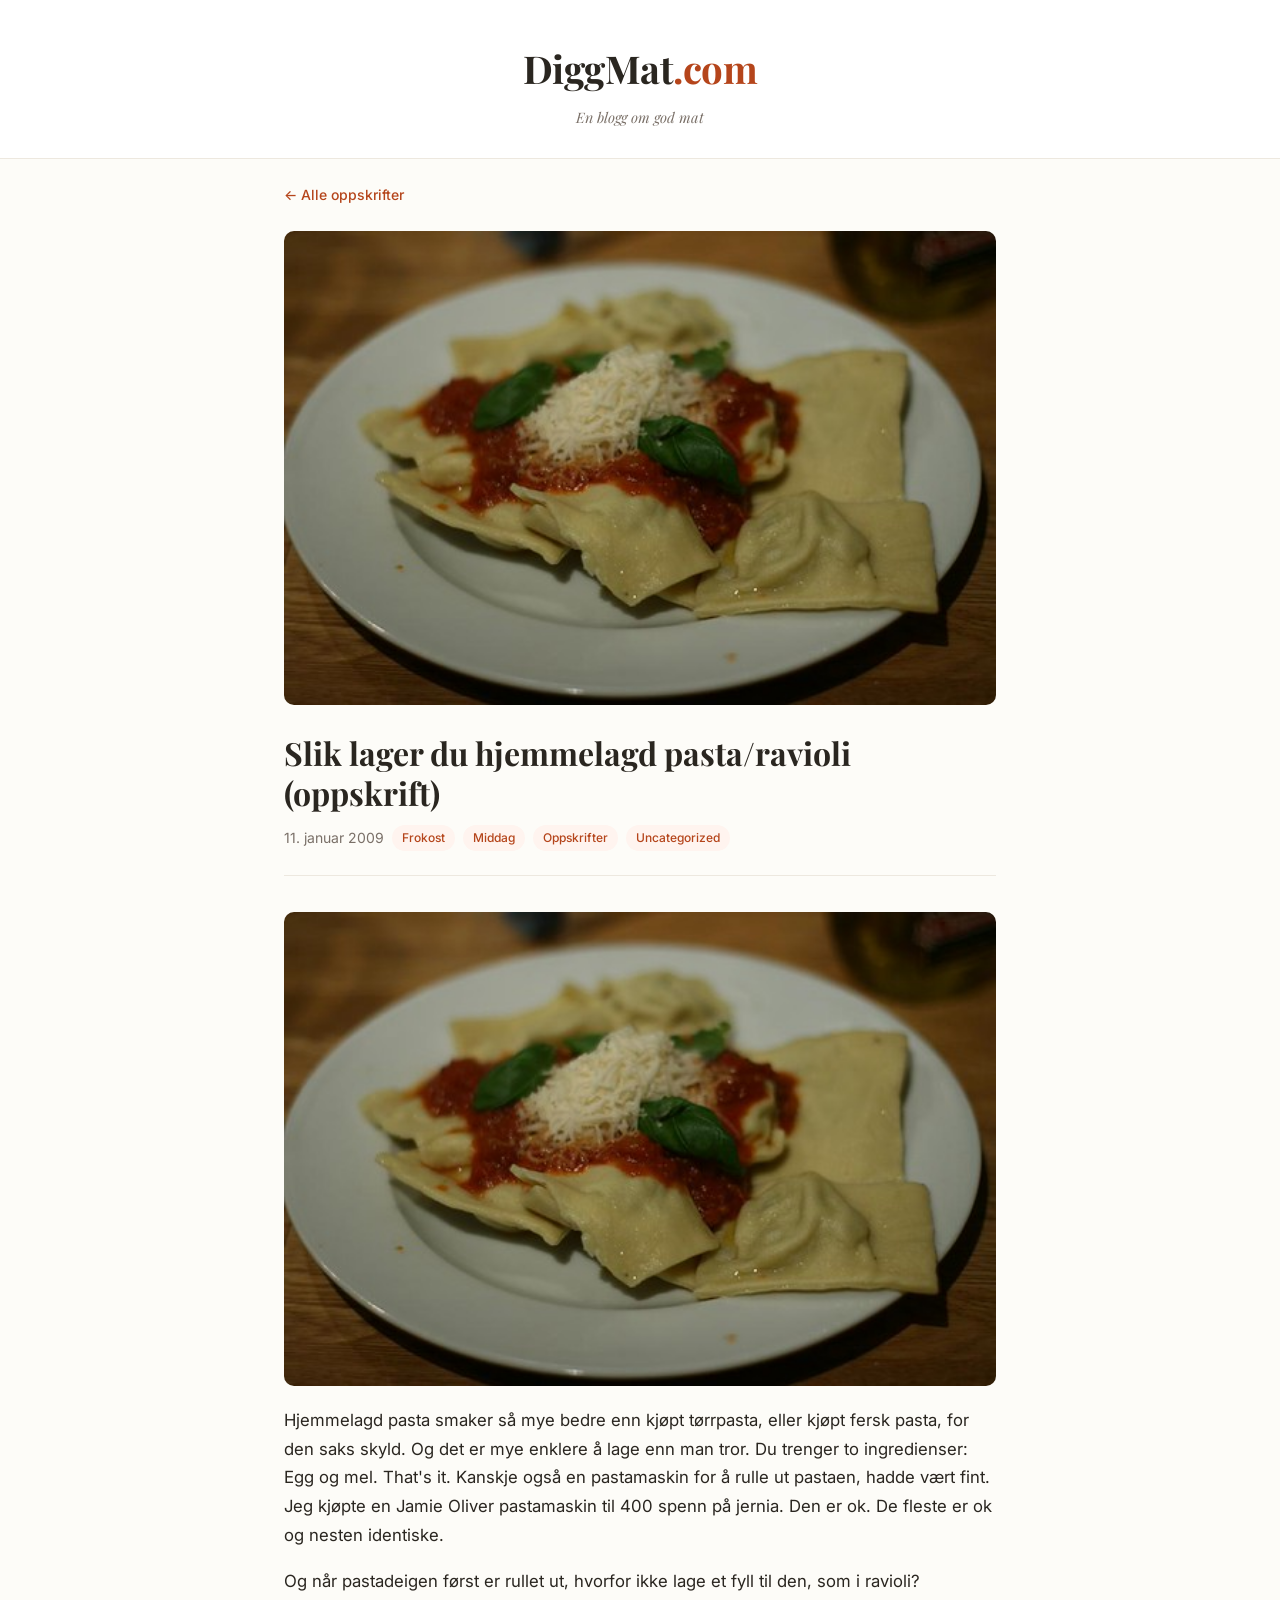
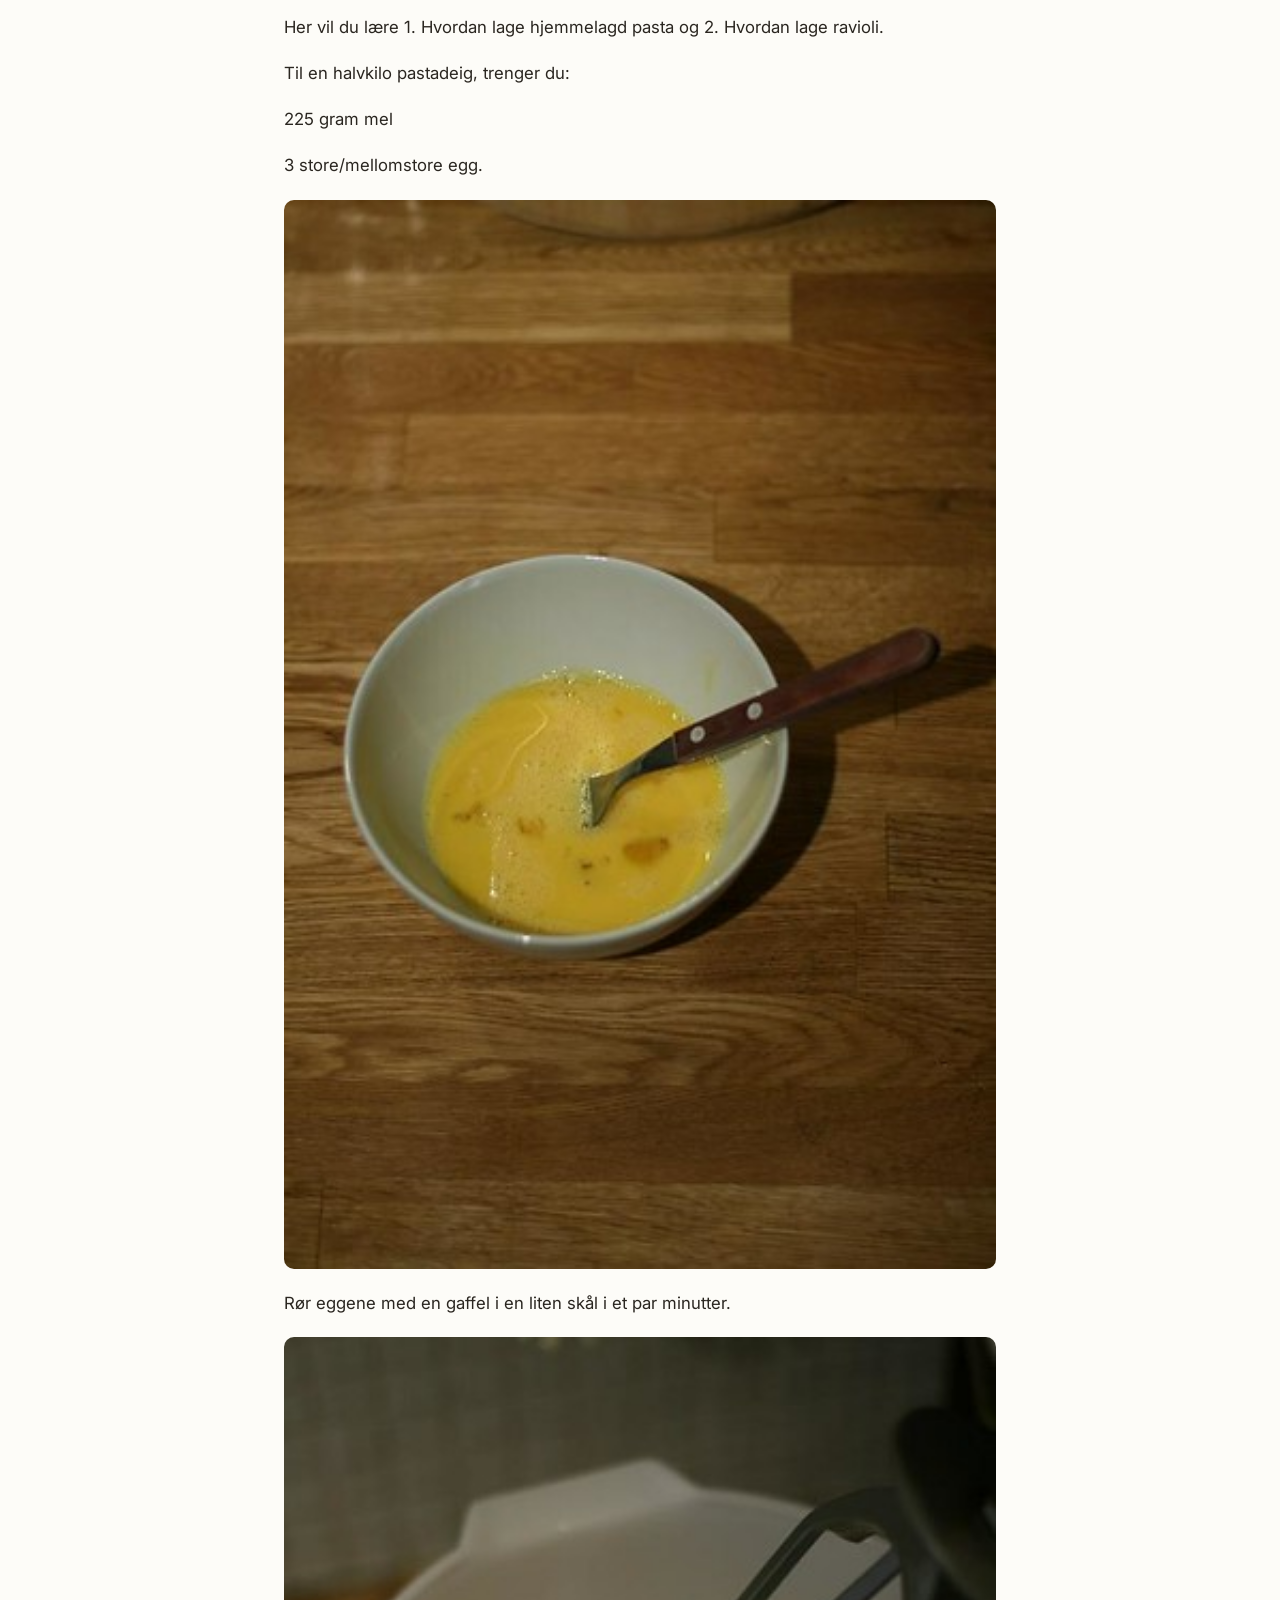
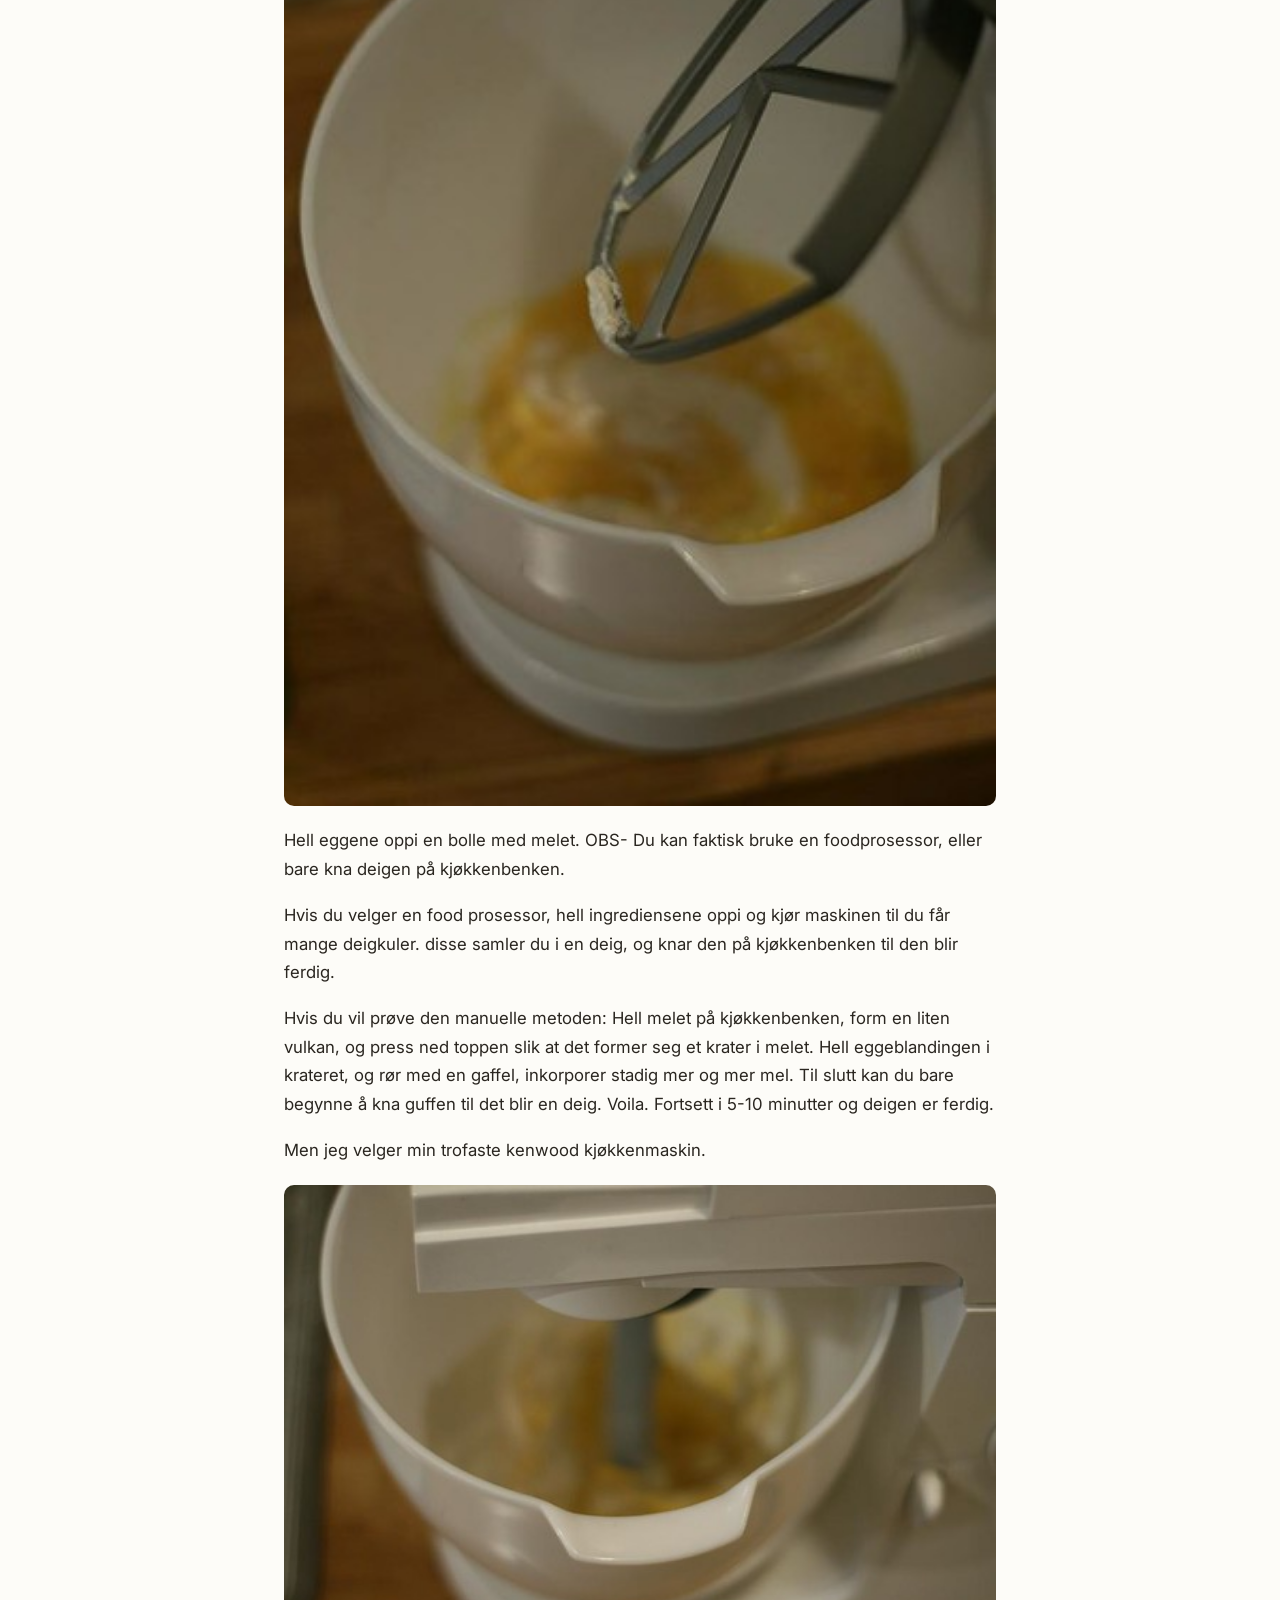
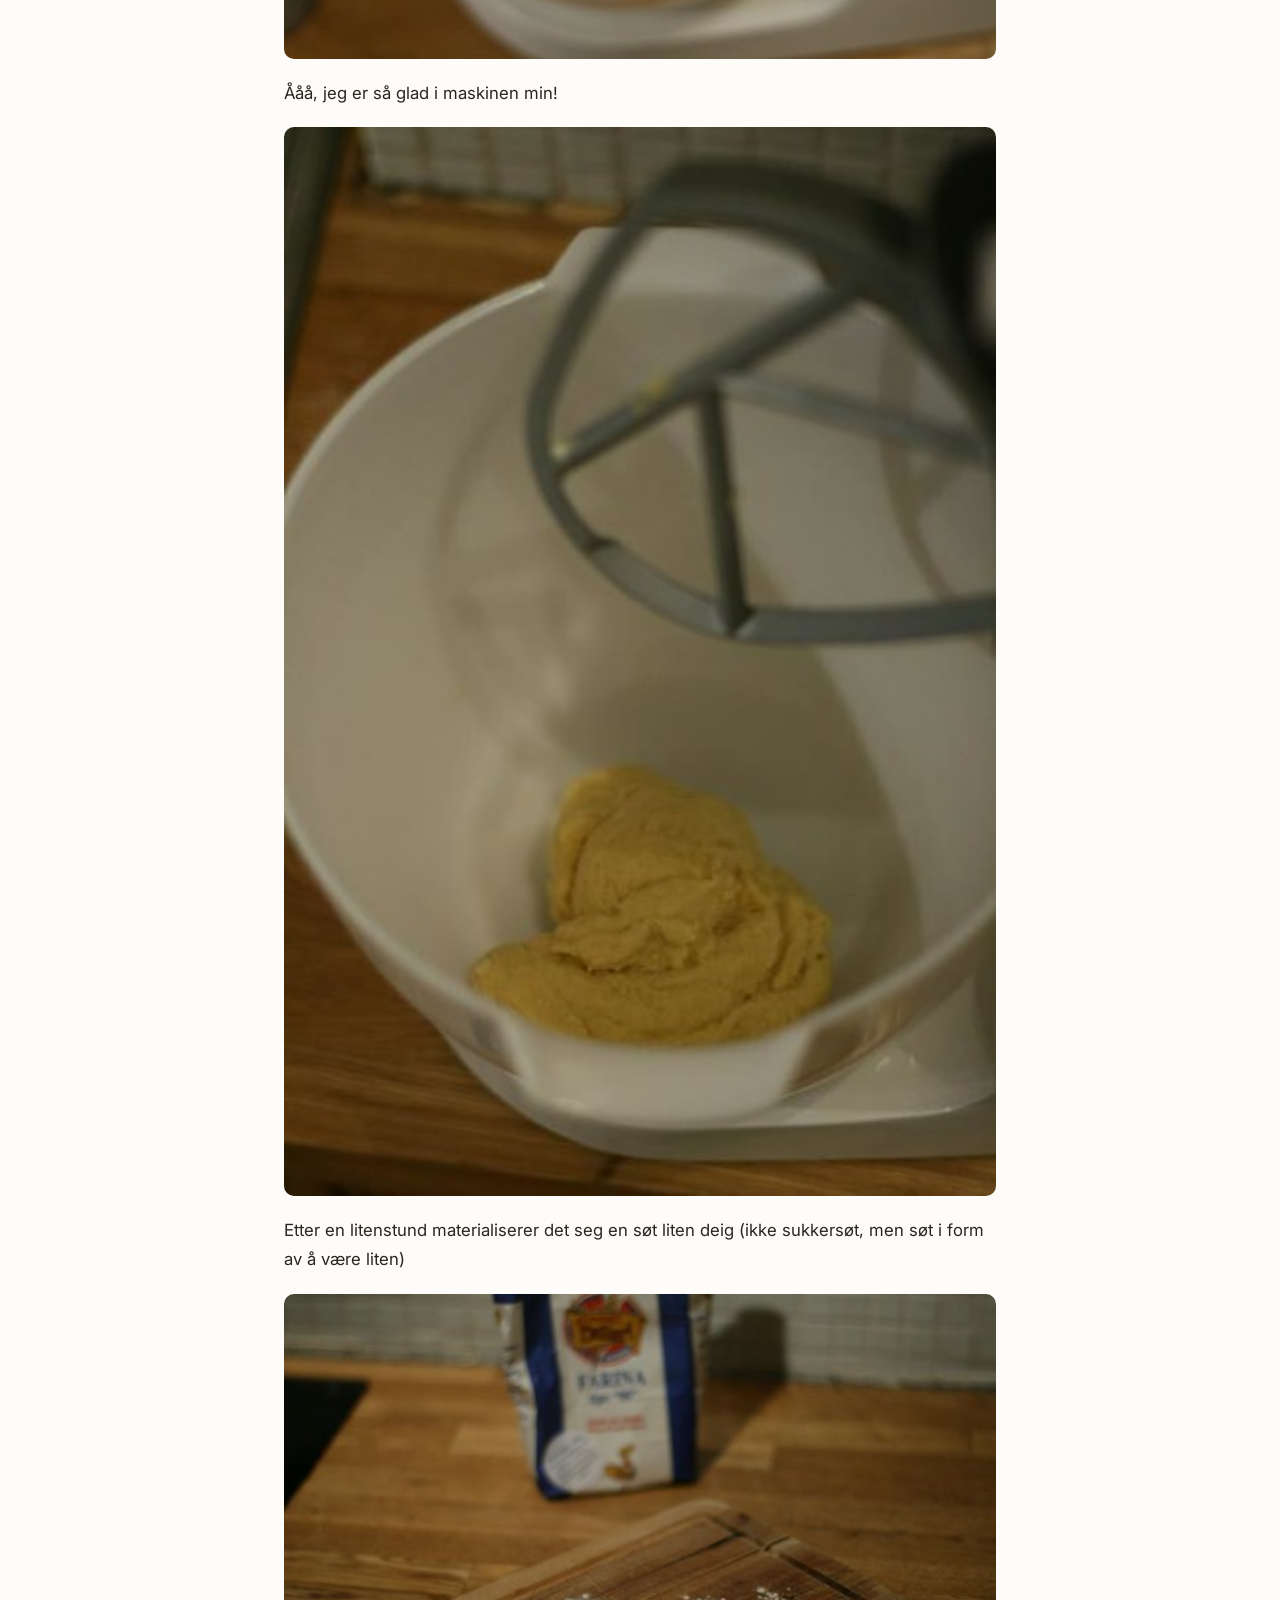
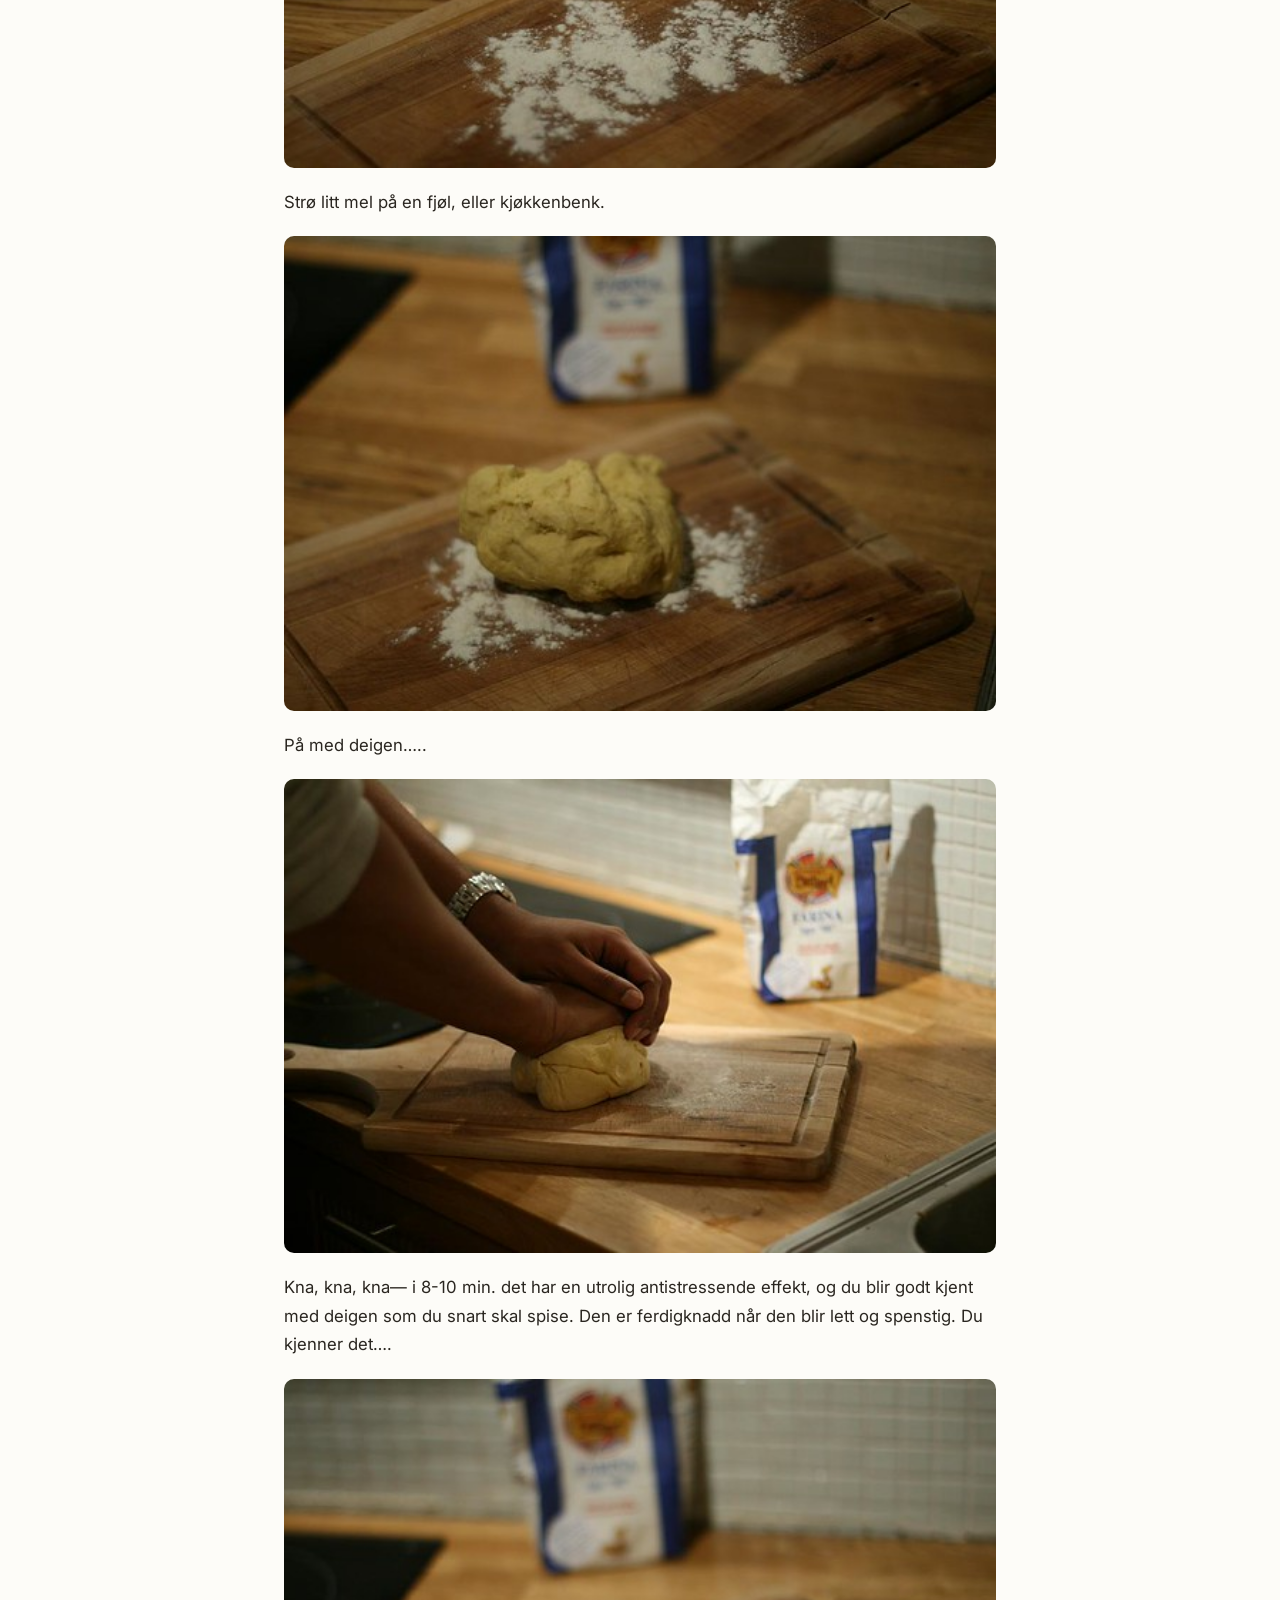
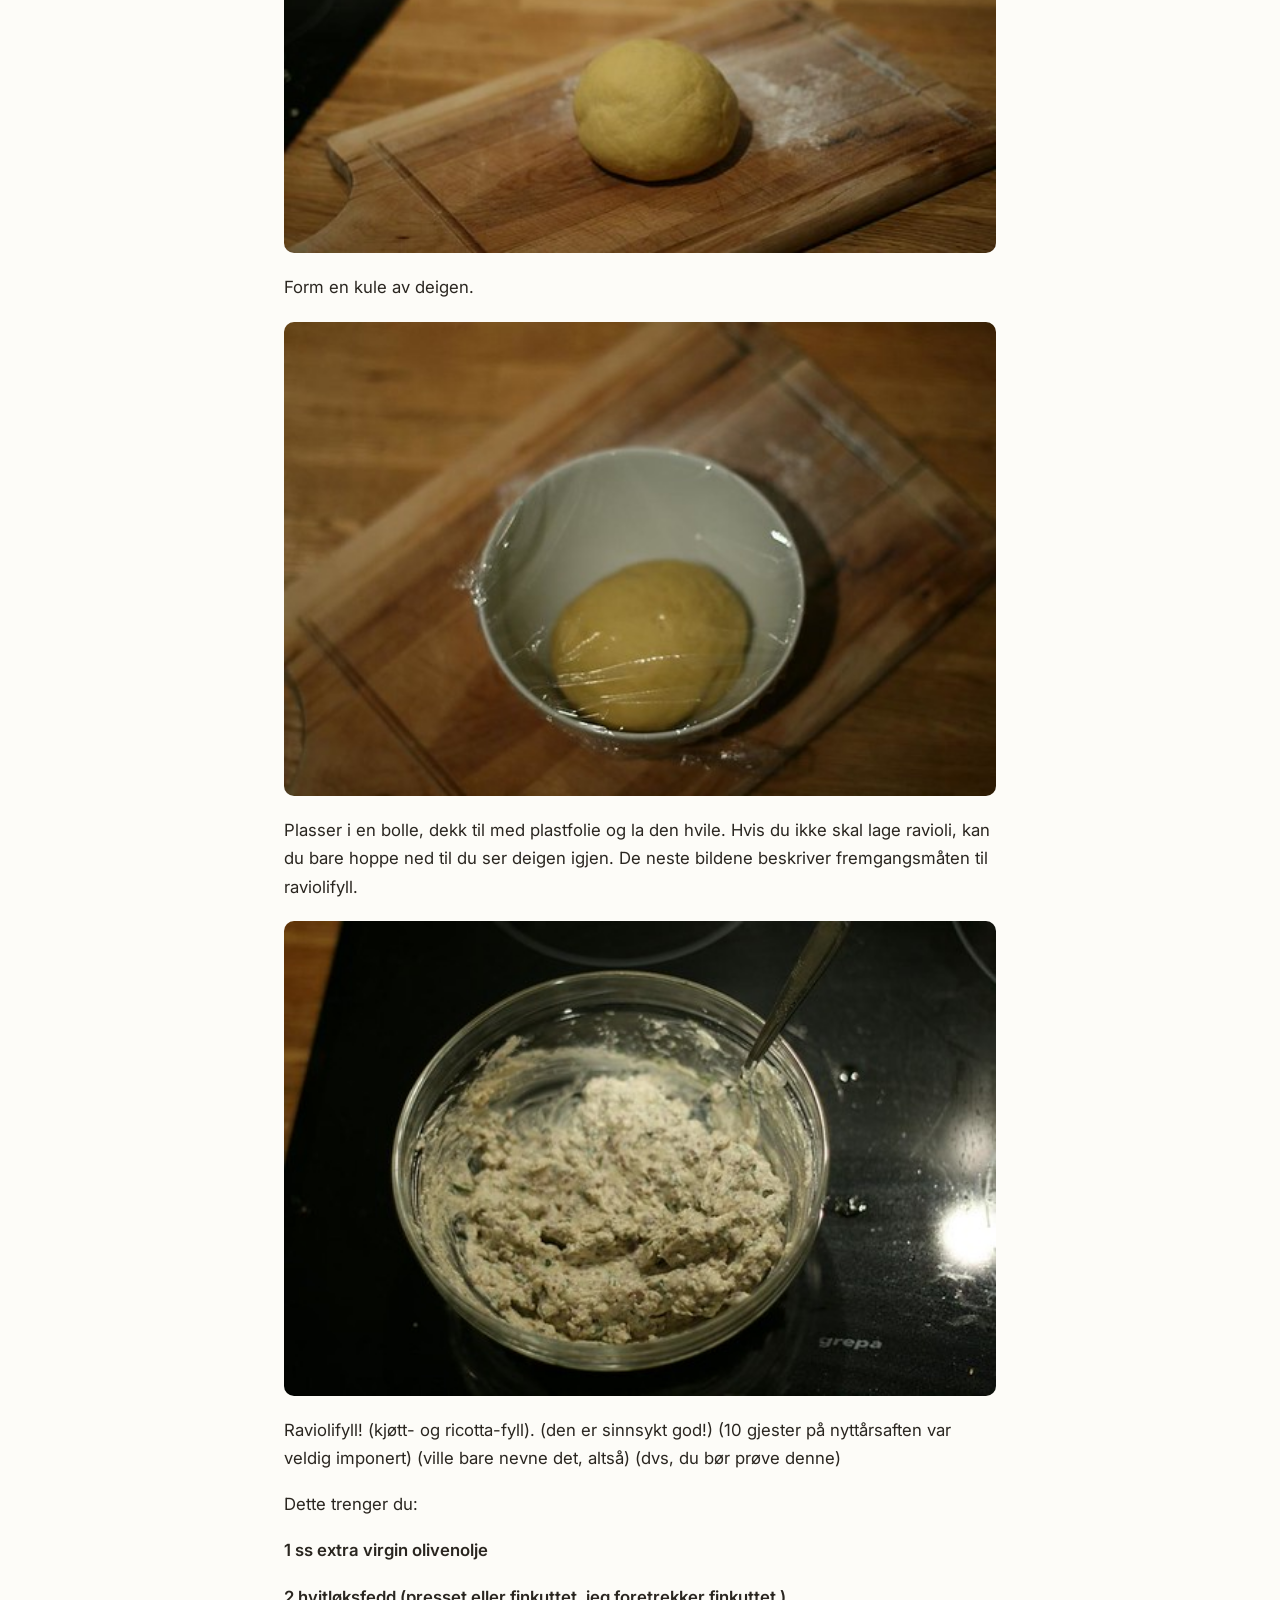
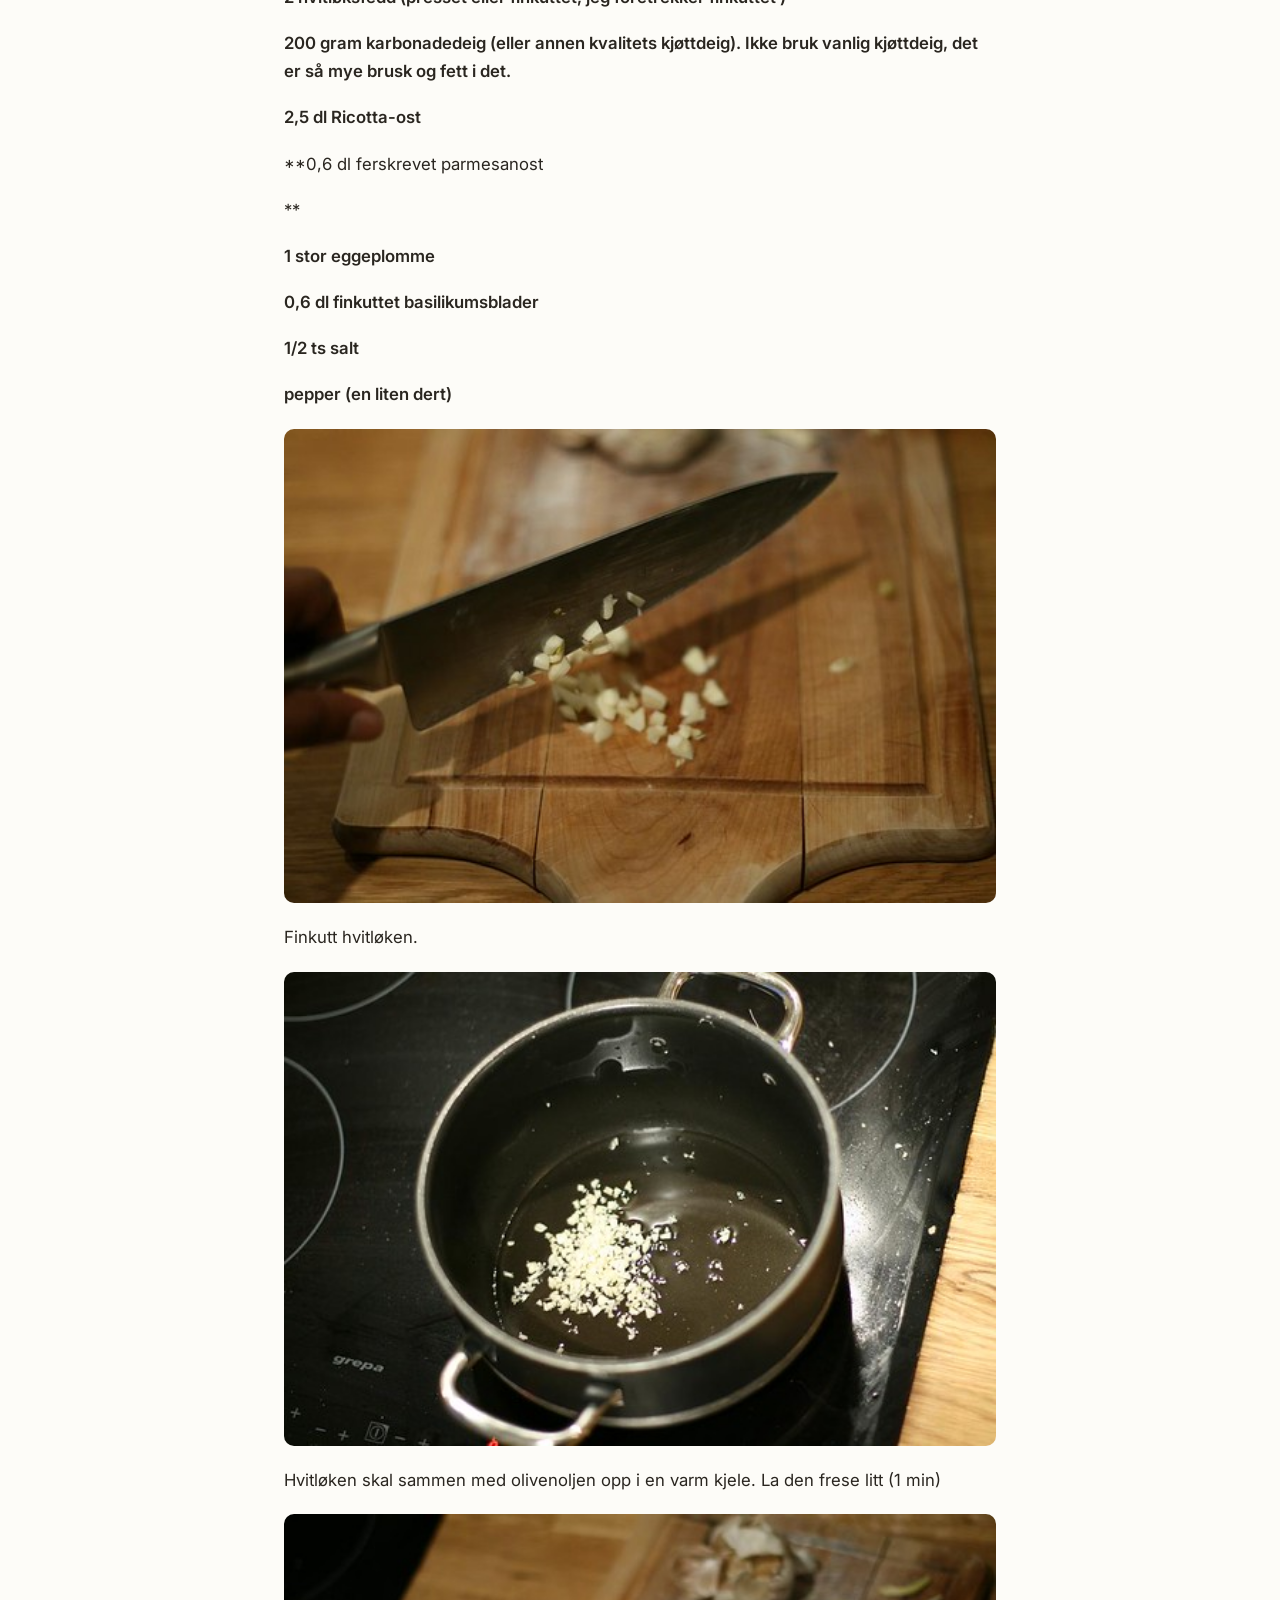
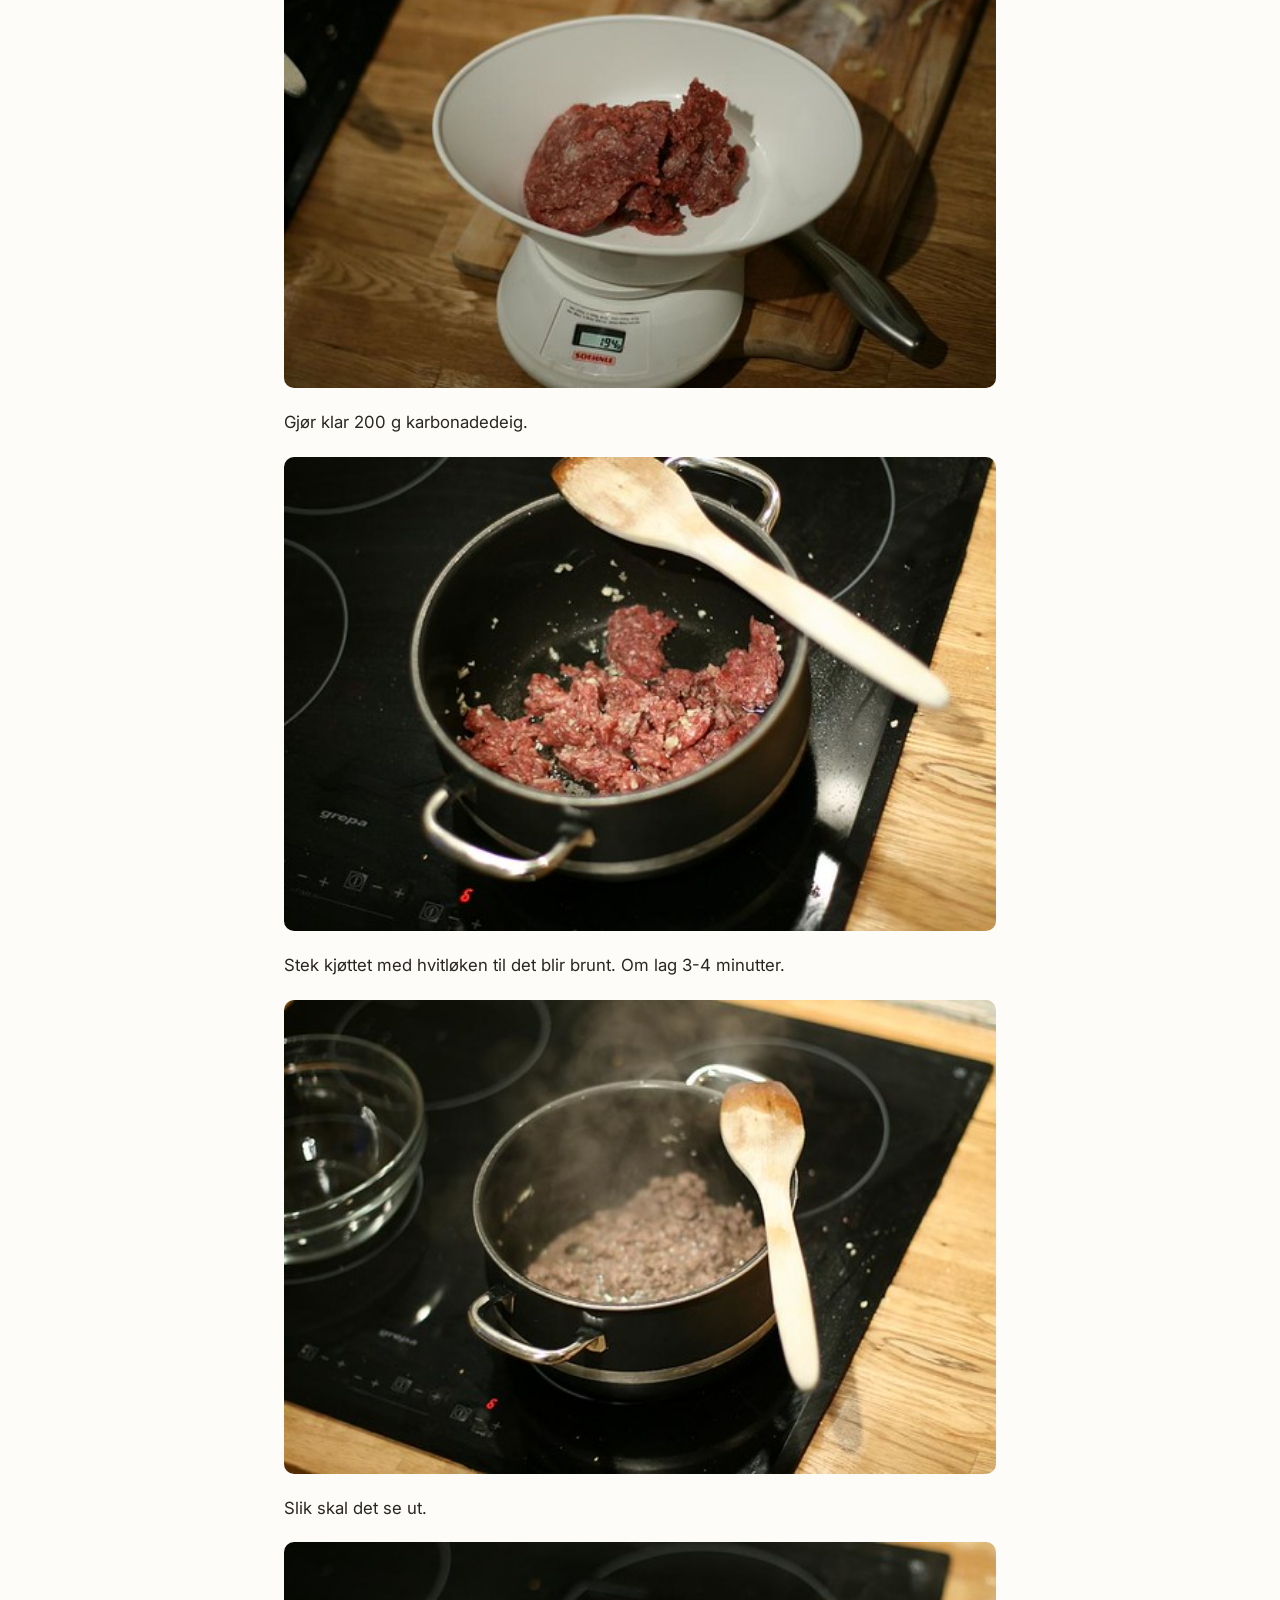
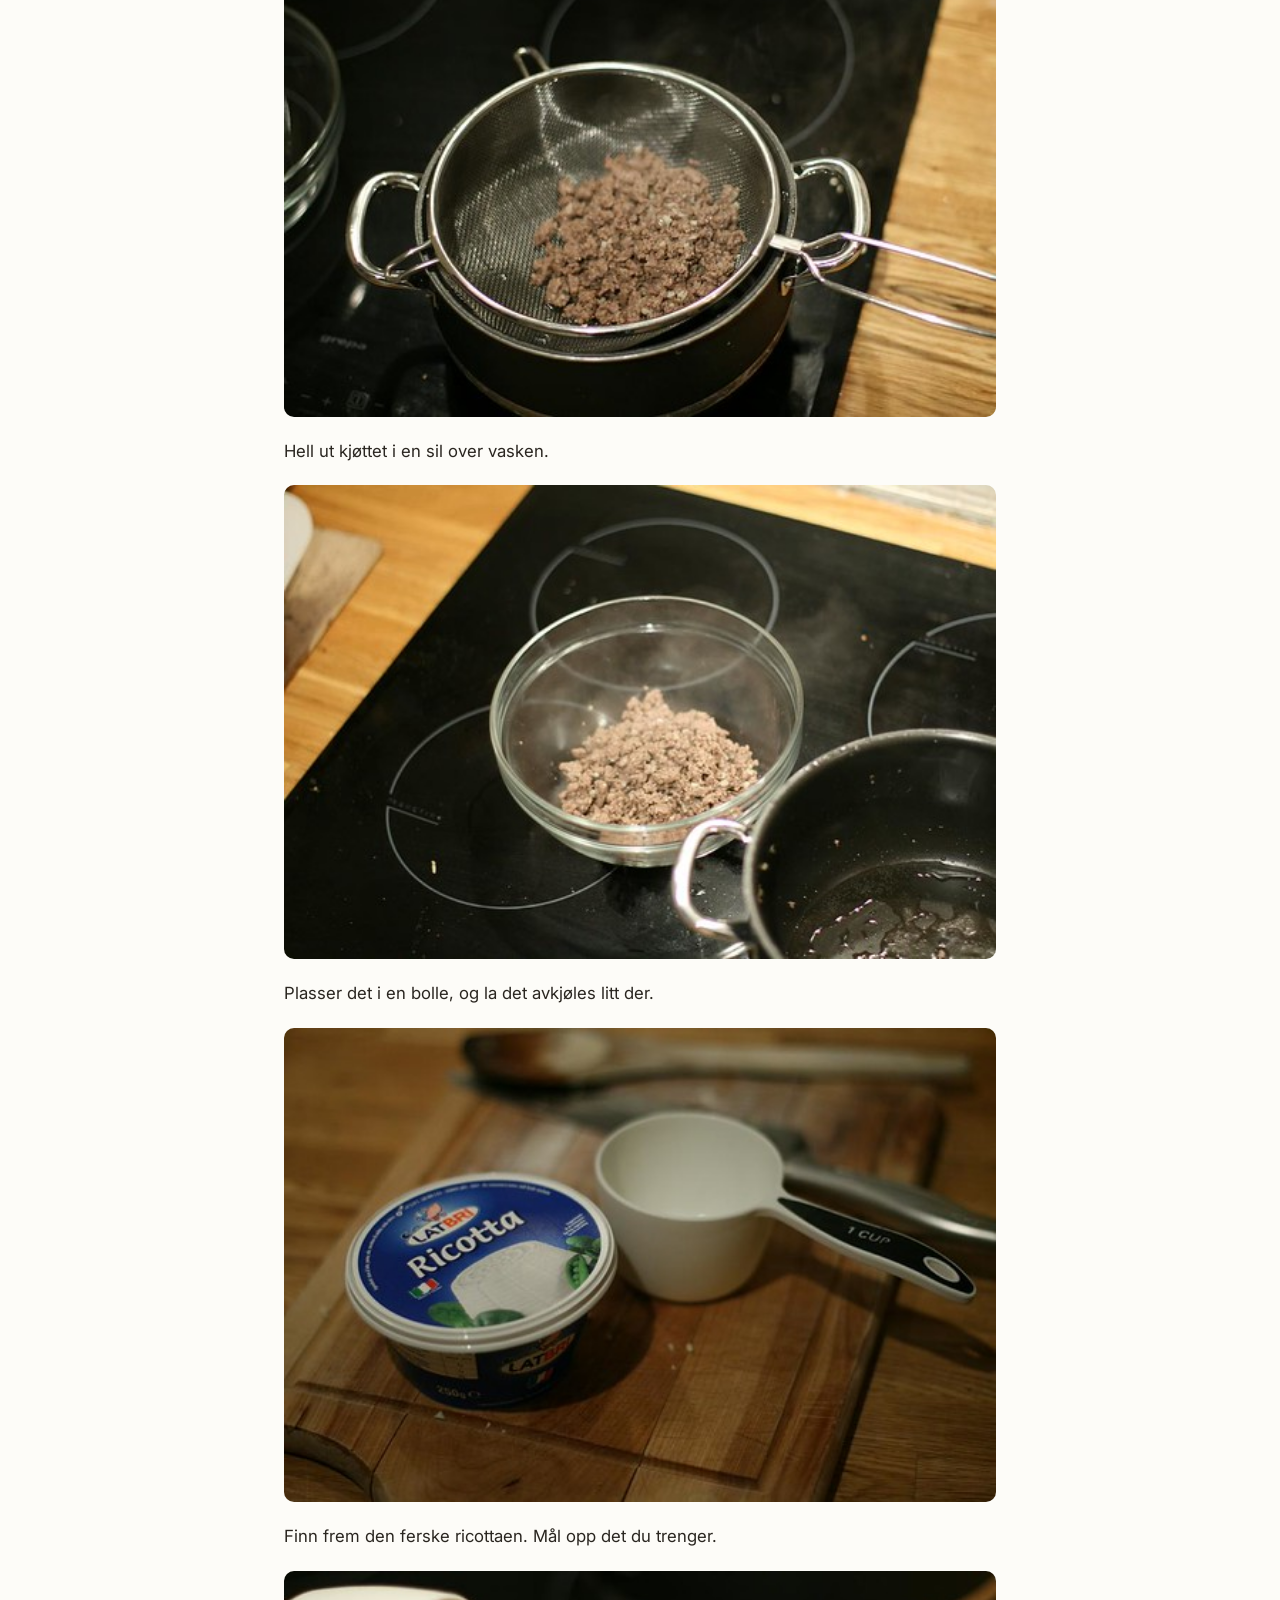
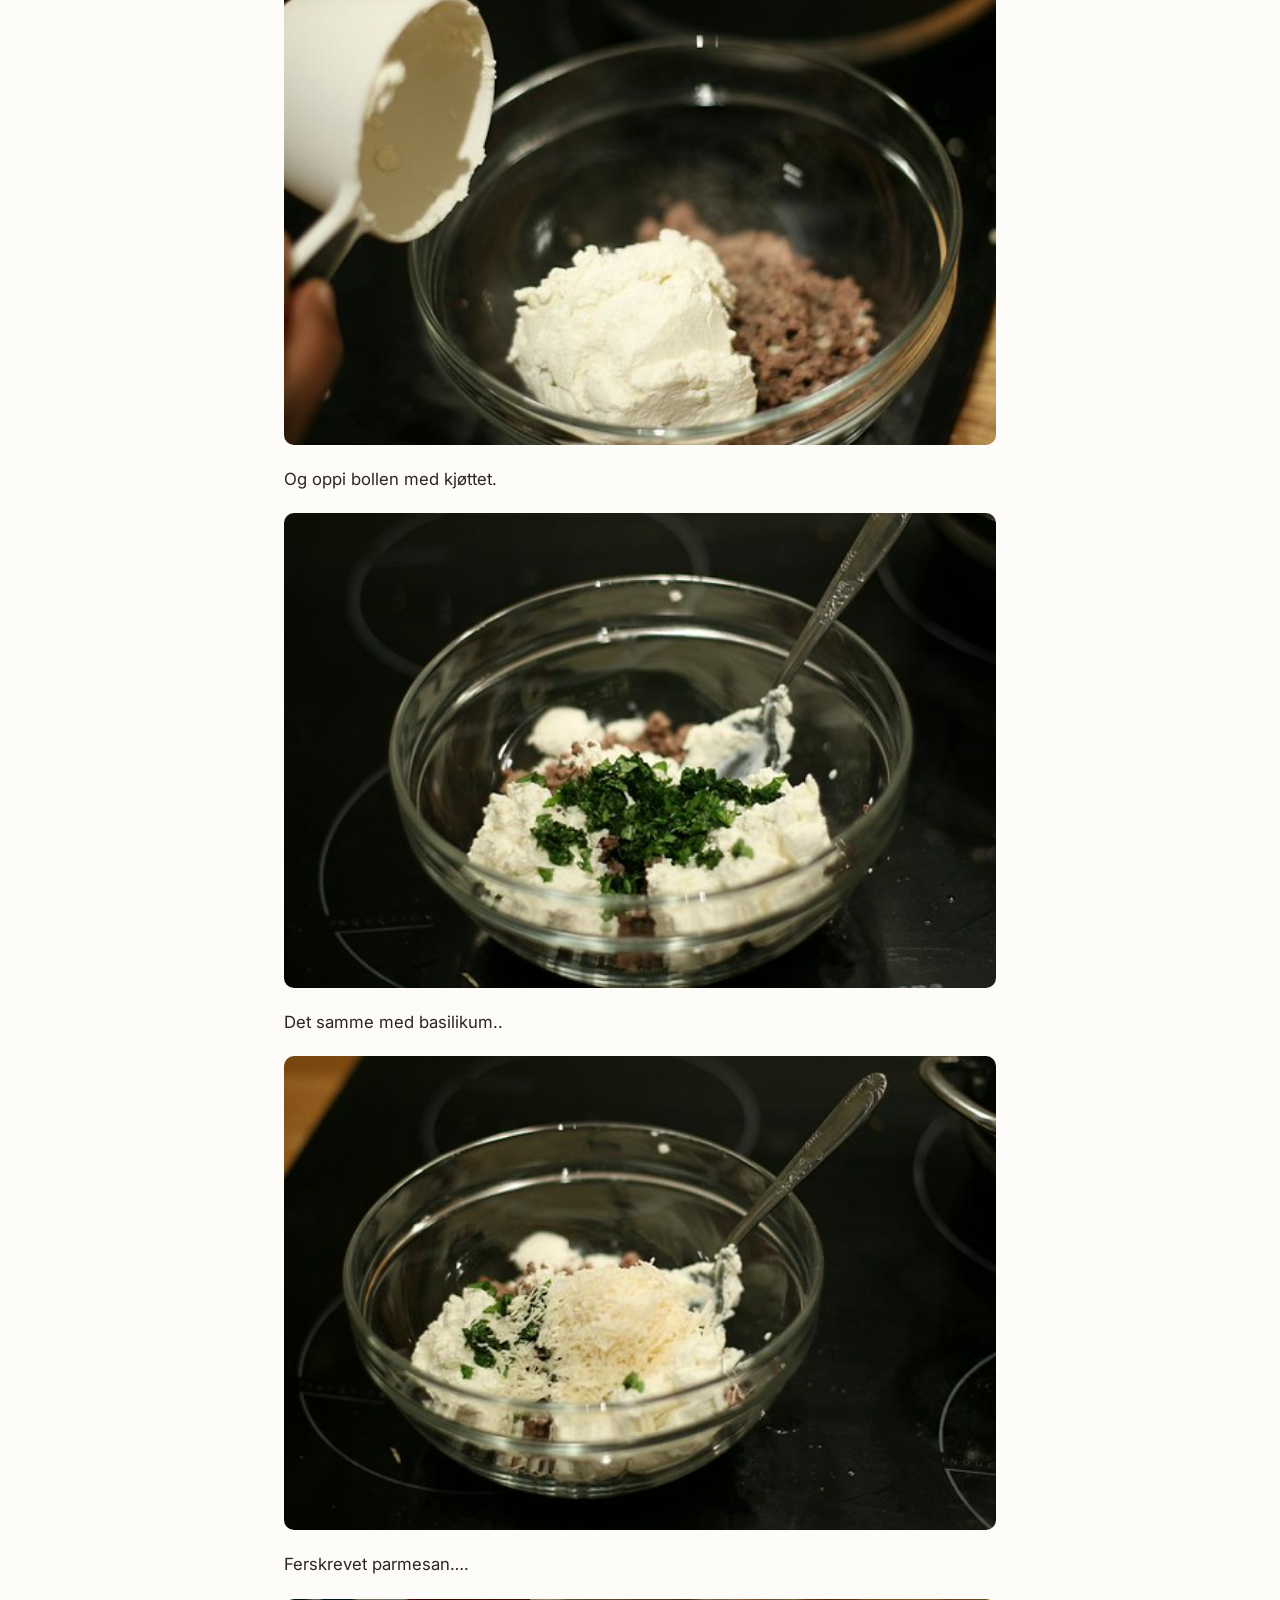
<file: oppskrifter/slik-lager-du-pasta-ravioli-oppskrift.html>
<!DOCTYPE html>
<html lang="no">
<head>
  <meta charset="UTF-8">
  <meta name="viewport" content="width=device-width, initial-scale=1.0">
  <title>Slik lager du hjemmelagd pasta/ravioli (oppskrift) – DiggMat.com</title>
  <meta name="description" content="Hjemmelagd pasta smaker så mye bedre enn kjøpt tørrpasta, eller kjøpt fersk pasta, for den saks skyld. Og det er mye enklere å lage enn man tror. Du treng…">
  <link rel="canonical" href="https://diggmat.com/oppskrifter/slik-lager-du-pasta-ravioli-oppskrift.html">
  <!-- Open Graph -->
  <meta property="og:type" content="article">
  <meta property="og:title" content="Slik lager du hjemmelagd pasta/ravioli (oppskrift) – DiggMat.com">
  <meta property="og:description" content="Hjemmelagd pasta smaker så mye bedre enn kjøpt tørrpasta, eller kjøpt fersk pasta, for den saks skyld. Og det er mye enklere å lage enn man tror. Du treng…">
  <meta property="og:site_name" content="DiggMat.com">
  <meta property="og:image" content="https://diggmat.com/images/flickr/3148482535_56474c4c74.jpg">
  <!-- Twitter Card -->
  <meta name="twitter:card" content="summary_large_image">
  <meta name="twitter:title" content="Slik lager du hjemmelagd pasta/ravioli (oppskrift) – DiggMat.com">
  <meta name="twitter:description" content="Hjemmelagd pasta smaker så mye bedre enn kjøpt tørrpasta, eller kjøpt fersk pasta, for den saks skyld. Og det er mye enklere å lage enn man tror. Du treng…">
  <meta property="twitter:image" content="https://diggmat.com/images/flickr/3148482535_56474c4c74.jpg">
  <script type="application/ld+json">{"@context": "https://schema.org/", "@type": "Recipe", "name": "Slik lager du hjemmelagd pasta/ravioli (oppskrift)", "description": "Hjemmelagd pasta smaker så mye bedre enn kjøpt tørrpasta, eller kjøpt fersk pasta, for den saks skyld. Og det er mye enklere å lage enn man tror. Du treng…", "datePublished": "2009-01-11", "author": {"@type": "Person", "name": "DiggMat"}, "publisher": {"@type": "Organization", "name": "DiggMat.com", "url": "https://diggmat.com"}, "url": "https://diggmat.com/oppskrifter/slik-lager-du-pasta-ravioli-oppskrift.html", "image": ["https://diggmat.com/images/flickr/3148482535_56474c4c74.jpg"], "recipeIngredient": ["225 gram mel", "3 store/mellomstore egg.", "1 ss extra virgin olivenolje", "2 hvitløksfedd (presset eller finkuttet, jeg foretrekker finkuttet )", "2,5 dl Ricotta-ost", "1 stor eggeplomme", "0,6 dl finkuttet basilikumsblader", "1/2 ts salt", "pepper (en liten dert)", "Salt….", "en ny runde&#8212;–"], "recipeCategory": "Frokost", "keywords": "hjemmelagd pasta, pasta, ravioli", "prepTime": "PT15M", "cookTime": "PT50M", "totalTime": "PT50M", "recipeCuisine": "Italiensk", "recipeInstructions": [{"@type": "HowToStep", "text": "Hjemmelagd pasta smaker så mye bedre enn kjøpt tørrpasta, eller kjøpt fersk pasta, for den saks skyld. Og det er mye enklere å lage enn man tror. Du trenger to ingredienser: Egg og mel. That's it. Kanskje også en pastamaskin for å rulle ut pastaen, hadde vært fint. Jeg kjøpte en Jamie Oliver pastamaskin til 400 spenn på jernia. Den er ok. De fleste er ok og nesten identiske."}, {"@type": "HowToStep", "text": "Og når pastadeigen først er rullet ut, hvorfor ikke lage et fyll til den, som i ravioli?"}, {"@type": "HowToStep", "text": "Her vil du lære 1. Hvordan lage hjemmelagd pasta og 2. Hvordan lage ravioli."}, {"@type": "HowToStep", "text": "Til en halvkilo pastadeig, trenger du:"}, {"@type": "HowToStep", "text": "Rør eggene med en gaffel i en liten skål i et par minutter."}, {"@type": "HowToStep", "text": "Hell eggene oppi en bolle med melet. OBS- Du kan faktisk bruke en foodprosessor, eller bare kna deigen på kjøkkenbenken."}, {"@type": "HowToStep", "text": "Hvis du velger en food prosessor, hell ingrediensene oppi og kjør maskinen til du får mange deigkuler. disse samler du i en deig, og knar den på kjøkkenbenken til den blir ferdig."}, {"@type": "HowToStep", "text": "Hvis du vil prøve den manuelle metoden: Hell melet på kjøkkenbenken, form en liten vulkan, og press ned toppen slik at det former seg et krater i melet. Hell eggeblandingen i krateret, og rør med en gaffel, inkorporer stadig mer og mer mel. Til slutt kan du bare begynne å kna guffen til det blir en deig. Voila. Fortsett i 5-10 minutter og deigen er ferdig."}, {"@type": "HowToStep", "text": "Men jeg velger min trofaste kenwood kjøkkenmaskin."}, {"@type": "HowToStep", "text": "Ååå, jeg er så glad i maskinen min!"}, {"@type": "HowToStep", "text": "Etter en litenstund materialiserer det seg en søt liten deig (ikke sukkersøt, men søt i form av å være liten)"}, {"@type": "HowToStep", "text": "Strø litt mel på en fjøl, eller kjøkkenbenk."}, {"@type": "HowToStep", "text": "Kna, kna, kna&#8212; i 8-10 min. det har en utrolig antistressende effekt, og du blir godt kjent med deigen som du snart skal spise. Den er ferdigknadd når den blir lett og spenstig. Du kjenner det…."}, {"@type": "HowToStep", "text": "Form en kule av deigen."}, {"@type": "HowToStep", "text": "Plasser i en bolle, dekk til med plastfolie og la den hvile.  Hvis du ikke skal lage ravioli, kan du bare hoppe ned til du ser deigen igjen. De neste bildene beskriver fremgangsmåten til raviolifyll."}, {"@type": "HowToStep", "text": "Raviolifyll! (kjøtt- og ricotta-fyll). (den er sinnsykt god!) (10 gjester på nyttårsaften var veldig imponert) (ville bare nevne det, altså) (dvs, du bør prøve denne)"}, {"@type": "HowToStep", "text": "200 gram karbonadedeig (eller annen kvalitets kjøttdeig). Ikke bruk vanlig kjøttdeig, det er så mye brusk og fett i det."}, {"@type": "HowToStep", "text": "**0,6 dl ferskrevet parmesanost"}, {"@type": "HowToStep", "text": "Hvitløken skal sammen med olivenoljen opp i en varm kjele. La den frese litt (1 min)"}, {"@type": "HowToStep", "text": "Gjør klar 200 g karbonadedeig."}, {"@type": "HowToStep", "text": "Stek kjøttet med hvitløken til det blir brunt. Om lag 3-4 minutter."}, {"@type": "HowToStep", "text": "Hell ut kjøttet i en sil over vasken."}, {"@type": "HowToStep", "text": "Plasser det i en bolle, og la det avkjøles litt der."}, {"@type": "HowToStep", "text": "Finn frem den ferske ricottaen. Mål opp det du trenger."}, {"@type": "HowToStep", "text": "Og oppi bollen med kjøttet."}, {"@type": "HowToStep", "text": "Det samme med basilikum.."}, {"@type": "HowToStep", "text": "Ferskrevet parmesan…."}, {"@type": "HowToStep", "text": "rør sammen og smak… Veldig godt. Man bare vet at raviolien kommer til å smake fantastisk godt."}, {"@type": "HowToStep", "text": "Tilbake til pastadeigen! Velkommen tilbake til deg som hoppet over raviolioppskriften, og du som har fulgt med hele veien: Jeg ønsker deg en god tur videre…"}, {"@type": "HowToStep", "text": "Pastadeigen har forhåpentligvis hvilt en times tid."}, {"@type": "HowToStep", "text": "Del den i mindre biter…"}, {"@type": "HowToStep", "text": "trykk den flat og kjør gjennom på største åpning i pastamaskinen… fortsett med et hakk mindre for hver gang…"}, {"@type": "HowToStep", "text": "den blir stadig tynnere…"}, {"@type": "HowToStep", "text": "til slutt er den så flat som den kan forblitt…. Legg en pastaplate på en melet kjøkkenbenk. For dem som vil lage lasagna, er det bare å kutte dem til i passende plater. For dem som vil lage tagliatelle, er det bare å sette på tagliatellekutteren på pastamaskinen, så kutter den perfekte strimler."}, {"@type": "HowToStep", "text": "Finn frem en teskje, og legg ut små porsjoner av fyllet på pastaplaten. 1,5-2 cm mellom hver, og på den nederste langsiden av pastaplaten. Slik som på bildet."}, {"@type": "HowToStep", "text": "Ta tak i den øverste langsiden, og brett forsiktig platen over fyllet…"}, {"@type": "HowToStep", "text": "Ikke perfekt, men greit nok. Noen fukter med litt vann der skjøtene er for å få pastaen til å festes bedre. Jeg er ikke så dreven ennå."}, {"@type": "HowToStep", "text": "Press godt sammen på skjøtene, rundt hele…"}, {"@type": "HowToStep", "text": "og press ned mellom fyllkulene…"}, {"@type": "HowToStep", "text": "I mangel av en raviolikutter, bruker jeg en deigskrape….."}, {"@type": "HowToStep", "text": "Plasser de ferdige ravioliene på en fjøl…strø gjerne litt mel under og på dem slik at de ikke fester seg i hverandre."}, {"@type": "HowToStep", "text": "Hmm… her fyller det seg opp…"}, {"@type": "HowToStep", "text": "Ha en kjele kokende vann klar… putt oppi salt i det det begynner å koke… Og skyv raviolien oppi."}, {"@type": "HowToStep", "text": "La det koke 3-5 minutter….Smak det frem til den riktige konsistensen."}, {"@type": "HowToStep", "text": "Varm opp en tomatsaus (denne er ferdiglagd–oppskrift kommer sener)"}, {"@type": "HowToStep", "text": "Drain the raviolis….Hell dem tilbake i kjelen med en spiseskje olivenolje, rør litt rundt, og de er klare til servering."}, {"@type": "HowToStep", "text": "Her servert med tomatsaus, parmesanost og basilikumsblader&#8212; Hmmmm! Dette er så godt at man nesten får lyst til å lage en ny runde med en gang."}, {"@type": "HowToStep", "text": "Her er en kortversjon av oppskriften:"}, {"@type": "HowToStep", "text": "1. Varm oljen i en kaserolle, tilsett finhakket hvitløk, la det steke i 1 min."}, {"@type": "HowToStep", "text": "2. Tilsett karbonadedeig, og stek til det brunes (3-4 min)"}, {"@type": "HowToStep", "text": "3. Hell ut fett fra karbonadedeigen, og plasser i en bolle. La den avkjøles litt."}, {"@type": "HowToStep", "text": "4. Tilsett resten av ingredienseneog rør til du får raviolifyllet.."}, {"@type": "HowToStep", "text": "Takk til Cooks illustrated for oppskriften!"}, {"@type": "HowToStep", "text": "PS: Legg igjen epost-adressen din under, så sender jeg den en mail når jeg legger ut neste oppskrift."}]}</script>
  <link rel="stylesheet" href="../style.css?v=4">
</head>
<body>
  <header class="site-header">
    <a href="/" class="site-logo">DiggMat<span>.com</span></a>
    <p class="site-tagline">En blogg om god mat</p>
  </header>
  
<div class="recipe-page">
  <nav class="breadcrumb"><a href="../index.html">← Alle oppskrifter</a></nav>
  <div class="recipe-hero"><img src="../images/flickr/3148482535_56474c4c74.jpg" alt="Slik lager du hjemmelagd pasta/ravioli (oppskrift)" loading="eager"></div>
  <h1 class="recipe-title">Slik lager du hjemmelagd pasta/ravioli (oppskrift)</h1>
  <div class="recipe-meta-bar">
    <span class="meta-date">11. januar 2009</span>
    <span class="meta-chip">Frokost</span><span class="meta-chip">Middag</span><span class="meta-chip">Oppskrifter</span><span class="meta-chip">Uncategorized</span>
  </div>
  <div class="recipe-content">
    <figure class="step-img"><img src="../images/flickr/3148482535_56474c4c74.jpg" alt="Ravioli" loading="lazy"></figure>
<p>Hjemmelagd pasta smaker så mye bedre enn kjøpt tørrpasta, eller kjøpt fersk pasta, for den saks skyld. Og det er mye enklere å lage enn man tror. Du trenger to ingredienser: Egg og mel. That's it. Kanskje også en pastamaskin for å rulle ut pastaen, hadde vært fint. Jeg kjøpte en Jamie Oliver pastamaskin til 400 spenn på jernia. Den er ok. De fleste er ok og nesten identiske.</p>
<p>Og når pastadeigen først er rullet ut, hvorfor ikke lage et fyll til den, som i ravioli?</p>
<p>Her vil du lære 1. Hvordan lage hjemmelagd pasta og 2. Hvordan lage ravioli.</p>
<p>Til en halvkilo pastadeig, trenger du:</p>
<p>225 gram mel</p>
<p>3 store/mellomstore egg.</p>
<figure class="step-img"><img src="../images/flickr/3149308690_ab6fe8fd22.jpg" alt="Ravioli" loading="lazy"></figure>
<p>Rør eggene med en gaffel i en liten skål i et par minutter.</p>
<figure class="step-img"><img src="../images/flickr/3149308856_2196228320.jpg" alt="Ravioli" loading="lazy"></figure>
<p>Hell eggene oppi en bolle med melet. OBS- Du kan faktisk bruke en foodprosessor, eller bare kna deigen på kjøkkenbenken.</p>
<p>Hvis du velger en food prosessor, hell ingrediensene oppi og kjør maskinen til du får mange deigkuler. disse samler du i en deig, og knar den på kjøkkenbenken til den blir ferdig.</p>
<p>Hvis du vil prøve den manuelle metoden: Hell melet på kjøkkenbenken, form en liten vulkan, og press ned toppen slik at det former seg et krater i melet. Hell eggeblandingen i krateret, og rør med en gaffel, inkorporer stadig mer og mer mel. Til slutt kan du bare begynne å kna guffen til det blir en deig. Voila. Fortsett i 5-10 minutter og deigen er ferdig.</p>
<p>Men jeg velger min trofaste kenwood kjøkkenmaskin.</p>
<figure class="step-img"><img src="../images/flickr/3148477399_0dc06cf6c0.jpg" alt="Ravioli" loading="lazy"></figure>
<p>Ååå, jeg er så glad i maskinen min!</p>
<figure class="step-img"><img src="../images/flickr/3149309066_ca4d9c7c5d.jpg" alt="Ravioli" loading="lazy"></figure>
<p>Etter en litenstund materialiserer det seg en søt liten deig (ikke sukkersøt, men søt i form av å være liten)</p>
<figure class="step-img"><img src="../images/flickr/3149309198_a27b6ba2d0.jpg" alt="Ravioli" loading="lazy"></figure>
<p>Strø litt mel på en fjøl, eller kjøkkenbenk.</p>
<figure class="step-img"><img src="../images/flickr/3148477715_85acc369b7.jpg" alt="Ravioli" loading="lazy"></figure>
<p>På med deigen…..</p>
<figure class="step-img"><img src="../images/flickr/3149309334_d73c3f4d40.jpg" alt="Ravioli" loading="lazy"></figure>
<p>Kna, kna, kna&#8212; i 8-10 min. det har en utrolig antistressende effekt, og du blir godt kjent med deigen som du snart skal spise. Den er ferdigknadd når den blir lett og spenstig. Du kjenner det….</p>
<figure class="step-img"><img src="../images/flickr/3148477947_3a7cfc2fe9.jpg" alt="Ravioli" loading="lazy"></figure>
<p>Form en kule av deigen.</p>
<figure class="step-img"><img src="../images/flickr/3149309538_c4058d3d5e.jpg" alt="Ravioli" loading="lazy"></figure>
<p>Plasser i en bolle, dekk til med plastfolie og la den hvile.  Hvis du ikke skal lage ravioli, kan du bare hoppe ned til du ser deigen igjen. De neste bildene beskriver fremgangsmåten til raviolifyll.</p>
<figure class="step-img"><img src="../images/flickr/3148480049_20696565e3.jpg" alt="Ravioli" loading="lazy"></figure>
<p>Raviolifyll! (kjøtt- og ricotta-fyll). (den er sinnsykt god!) (10 gjester på nyttårsaften var veldig imponert) (ville bare nevne det, altså) (dvs, du bør prøve denne)</p>
<p>Dette trenger du:</p>
<p><strong>1 ss extra virgin olivenolje</strong></p>
<p><strong>2 hvitløksfedd (presset eller finkuttet, jeg foretrekker finkuttet )</strong></p>
<p><strong>200 gram karbonadedeig (eller annen kvalitets kjøttdeig). Ikke bruk vanlig kjøttdeig, det er så mye brusk og fett i det.</strong></p>
<p><strong>2,5 dl Ricotta-ost</strong></p>
<p>**0,6 dl ferskrevet parmesanost</p>
<p>**</p>
<p><strong>1 stor eggeplomme</strong></p>
<p><strong>0,6 dl finkuttet basilikumsblader</strong></p>
<p><strong>1/2 ts salt</strong></p>
<p><strong>pepper (en liten dert)</strong></p>
<figure class="step-img"><img src="../images/flickr/3149309730_cabbbe627e.jpg" alt="Ravioli" loading="lazy"></figure>
<p>Finkutt hvitløken.</p>
<figure class="step-img"><img src="../images/flickr/3148478197_984685388b.jpg" alt="Ravioli" loading="lazy"></figure>
<p>Hvitløken skal sammen med olivenoljen opp i en varm kjele. La den frese litt (1 min)</p>
<figure class="step-img"><img src="../images/flickr/3148478277_238dd1cb7c.jpg" alt="Ravioli" loading="lazy"></figure>
<p>Gjør klar 200 g karbonadedeig.</p>
<figure class="step-img"><img src="../images/flickr/3148478381_550d9d17f5.jpg" alt="Ravioli" loading="lazy"></figure>
<p>Stek kjøttet med hvitløken til det blir brunt. Om lag 3-4 minutter.</p>
<figure class="step-img"><img src="../images/flickr/3149310090_ace76609cd.jpg" alt="Ravioli" loading="lazy"></figure>
<p>Slik skal det se ut.</p>
<figure class="step-img"><img src="../images/flickr/3149310208_8d8aa450f0.jpg" alt="Ravioli" loading="lazy"></figure>
<p>Hell ut kjøttet i en sil over vasken.</p>
<figure class="step-img"><img src="../images/flickr/3149310290_a6ba1ae19f.jpg" alt="Ravioli" loading="lazy"></figure>
<p>Plasser det i en bolle, og la det avkjøles litt der.</p>
<figure class="step-img"><img src="../images/flickr/3148478769_372ec62e89.jpg" alt="Ravioli" loading="lazy"></figure>
<p>Finn frem den ferske ricottaen. Mål opp det du trenger.</p>
<figure class="step-img"><img src="../images/flickr/3148479007_ccd6285754.jpg" alt="Ravioli" loading="lazy"></figure>
<p>Og oppi bollen med kjøttet.</p>
<figure class="step-img"><img src="../images/flickr/3149310996_cfbb76cfdd.jpg" alt="Ravioli" loading="lazy"></figure>
<p>Det samme med basilikum..</p>
<figure class="step-img"><img src="../images/flickr/3148479633_8769103755.jpg" alt="Ravioli" loading="lazy"></figure>
<p>Ferskrevet parmesan….</p>
<figure class="step-img"><img src="../images/flickr/3148479741_6fa1ef3a8d.jpg" alt="Ravioli" loading="lazy"></figure>
<p>Salt….</p>
<figure class="step-img"><img src="../images/flickr/3148479783_9641213bf8.jpg" alt="Ravioli" loading="lazy"></figure>
<p>og pepper…..</p>
<figure class="step-img"><img src="../images/flickr/3148479933_8c0669f0fe.jpg" alt="Ravioli" loading="lazy"></figure>
<p>Og eggeplommen….</p>
<figure class="step-img"><img src="../images/flickr/3148480049_20696565e3.jpg" alt="Ravioli" loading="lazy"></figure>
<p>rør sammen og smak… Veldig godt. Man bare vet at raviolien kommer til å smake fantastisk godt.</p>
<p>Tilbake til pastadeigen! Velkommen tilbake til deg som hoppet over raviolioppskriften, og du som har fulgt med hele veien: Jeg ønsker deg en god tur videre…</p>
<p>Pastadeigen har forhåpentligvis hvilt en times tid.</p>
<figure class="step-img"><img src="../images/flickr/3149311860_39c8d521fa.jpg" alt="Ravioli" loading="lazy"></figure>
<p>Del den i mindre biter…</p>
<figure class="step-img"><img src="../images/flickr/3148480347_967487b3d5.jpg" alt="Ravioli" loading="lazy"></figure>
<p>trykk den flat og kjør gjennom på største åpning i pastamaskinen… fortsett med et hakk mindre for hver gang…</p>
<figure class="step-img"><img src="../images/flickr/3148480413_c044c3b858.jpg" alt="Ravioli" loading="lazy"></figure>
<p>den blir stadig tynnere…</p>
<figure class="step-img"><img src="../images/flickr/3148480473_bb1c88293b.jpg" alt="Ravioli" loading="lazy"></figure>
<p>til slutt er den så flat som den kan forblitt…. Legg en pastaplate på en melet kjøkkenbenk. For dem som vil lage lasagna, er det bare å kutte dem til i passende plater. For dem som vil lage tagliatelle, er det bare å sette på tagliatellekutteren på pastamaskinen, så kutter den perfekte strimler.</p>
<figure class="step-img"><img src="../images/flickr/3149312144_80e17fa0dc.jpg" alt="Ravioli" loading="lazy"></figure>
<p>Finn frem en teskje, og legg ut små porsjoner av fyllet på pastaplaten. 1,5-2 cm mellom hver, og på den nederste langsiden av pastaplaten. Slik som på bildet.</p>
<figure class="step-img"><img src="../images/flickr/3149312362_959f3930f8.jpg" alt="Ravioli" loading="lazy"></figure>
<figure class="step-img"><img src="../images/flickr/3148480963_f313d67e3d.jpg" alt="Ravioli" loading="lazy"></figure>
<p>Ta tak i den øverste langsiden, og brett forsiktig platen over fyllet…</p>
<figure class="step-img"><img src="../images/flickr/3148481107_803ef1033e.jpg" alt="Ravioli" loading="lazy"></figure>
<p>Vær forsiktig!</p>
<figure class="step-img"><img src="../images/flickr/3149312884_ff2d4a1145.jpg" alt="Ravioli" loading="lazy"></figure>
<p>Ikke perfekt, men greit nok. Noen fukter med litt vann der skjøtene er for å få pastaen til å festes bedre. Jeg er ikke så dreven ennå.</p>
<figure class="step-img"><img src="../images/flickr/3149312944_11ca804c9d.jpg" alt="Ravioli" loading="lazy"></figure>
<p>Press godt sammen på skjøtene, rundt hele…</p>
<figure class="step-img"><img src="../images/flickr/3148481371_d2dfea5fe1.jpg" alt="Ravioli" loading="lazy"></figure>
<p>og press ned mellom fyllkulene…</p>
<figure class="step-img"><img src="../images/flickr/3148481723_327a7a9a5e.jpg" alt="Ravioli" loading="lazy"></figure>
<p>I mangel av en raviolikutter, bruker jeg en deigskrape…..</p>
<figure class="step-img"><img src="../images/flickr/3149313482_70f3d516cd.jpg" alt="Ravioli" loading="lazy"></figure>
<p>en ny runde&#8212;–</p>
<figure class="step-img"><img src="../images/flickr/3149313404_4ae1120409.jpg" alt="Ravioli" loading="lazy"></figure>
<p>Plasser de ferdige ravioliene på en fjøl…strø gjerne litt mel under og på dem slik at de ikke fester seg i hverandre.</p>
<figure class="step-img"><img src="../images/flickr/3149313552_95ea14a017.jpg" alt="Ravioli" loading="lazy"></figure>
<p>Hmm… her fyller det seg opp…</p>
<figure class="step-img"><img src="../images/flickr/3148482091_29c0354f98.jpg" alt="Ravioli" loading="lazy"></figure>
<p>Ha en kjele kokende vann klar… putt oppi salt i det det begynner å koke… Og skyv raviolien oppi.</p>
<figure class="step-img"><img src="../images/flickr/3148482161_248f726744.jpg" alt="Ravioli" loading="lazy"></figure>
<p>La det koke 3-5 minutter….Smak det frem til den riktige konsistensen.</p>
<figure class="step-img"><img src="../images/flickr/3148482351_12b1397a13.jpg" alt="Ravioli" loading="lazy"></figure>
<p>Varm opp en tomatsaus (denne er ferdiglagd–oppskrift kommer sener)</p>
<figure class="step-img"><img src="../images/flickr/3149313888_6c49829cfe.jpg" alt="Ravioli" loading="lazy"></figure>
<p>Drain the raviolis….Hell dem tilbake i kjelen med en spiseskje olivenolje, rør litt rundt, og de er klare til servering.</p>
<figure class="step-img"><img src="../images/flickr/3148482535_56474c4c74.jpg" alt="Ravioli" loading="lazy"></figure>
<p>Her servert med tomatsaus, parmesanost og basilikumsblader&#8212; Hmmmm! Dette er så godt at man nesten får lyst til å lage en ny runde med en gang.</p>
<p>Lykke til&#8212;</p>
<p>Her er en kortversjon av oppskriften:</p>
<p>1. Varm oljen i en kaserolle, tilsett finhakket hvitløk, la det steke i 1 min.</p>
<p>2. Tilsett karbonadedeig, og stek til det brunes (3-4 min)</p>
<p>3. Hell ut fett fra karbonadedeigen, og plasser i en bolle. La den avkjøles litt.</p>
<p>4. Tilsett resten av ingredienseneog rør til du får raviolifyllet..</p>
<p>Takk til Cooks illustrated for oppskriften!</p>
<p>PS: Legg igjen epost-adressen din under, så sender jeg den en mail når jeg legger ut neste oppskrift.</p>
  </div>
  <div class="recipe-nav"><a href="slik-kan-det-ga-hvis-du-ikke-følger-oppskriften.html" class="prev"><span class="nav-label">← Forrige</span><span class="nav-title">Slik kan det gå&#8230; (hvis du ikke følger oppskriften)</span></a><a href="hjemmelagde-pølser-smaker-bedre-enn-kjøpte-her-er-en-oppskri.html" class="next"><span class="nav-label">Neste →</span><span class="nav-title">Hjemmelagde pølser smaker bedre enn kjøpte (her er en oppskrift)</span></a></div>
  <div class="related-section">
  <span class="related-heading">De som så på denne, så også på disse:</span>
  <div class="related-grid">
<a href="blabærpai-oppskrift-pa-en-veldig-god-dessert.html" class="related-card"><div class="related-thumb"><img src="../images/flickr/4974758218_7ef614cb86.jpg" alt="" loading="lazy"></div><span class="related-card-title">Blåbærpai. Oppskrift på en veldig god dessert.</span></a>
<a href="sjokolade-cookies-sjokoladekjeks-chocolate-cookies-en-fantas.html" class="related-card"><div class="related-thumb"><img src="../images/flickr/3349765916_ccd992c7d0.jpg" alt="" loading="lazy"></div><span class="related-card-title">Sjokolade cookies (sjokoladekjeks) (Chocolate cookies). En fantastisk oppskrift!</span></a>
<a href="verdens-beste-spaghettisaus-pastasaus-tomatsaus-veldig-veldi.html" class="related-card"><div class="related-thumb"><img src="../images/flickr/3368013815_0a3970037e.jpg" alt="" loading="lazy"></div><span class="related-card-title">Verdens beste spaghettisaus / pastasaus / tomatsaus. Veldig veldig god oppskrift!</span></a>
<a href="hjemmelagde-pølser-smaker-bedre-enn-kjøpte-her-er-en-oppskri.html" class="related-card"><div class="related-thumb"><img src="../images/flickr/3213578076_dacd8af0fc.jpg" alt="" loading="lazy"></div><span class="related-card-title">Hjemmelagde pølser smaker bedre enn kjøpte (her er en oppskrift)</span></a>
  </div>
</div>
</div>

  <footer class="site-footer">
    <p>DiggMat.com &mdash; En blogg om god mat</p>
  </footer>
</body>
</html>
</file>
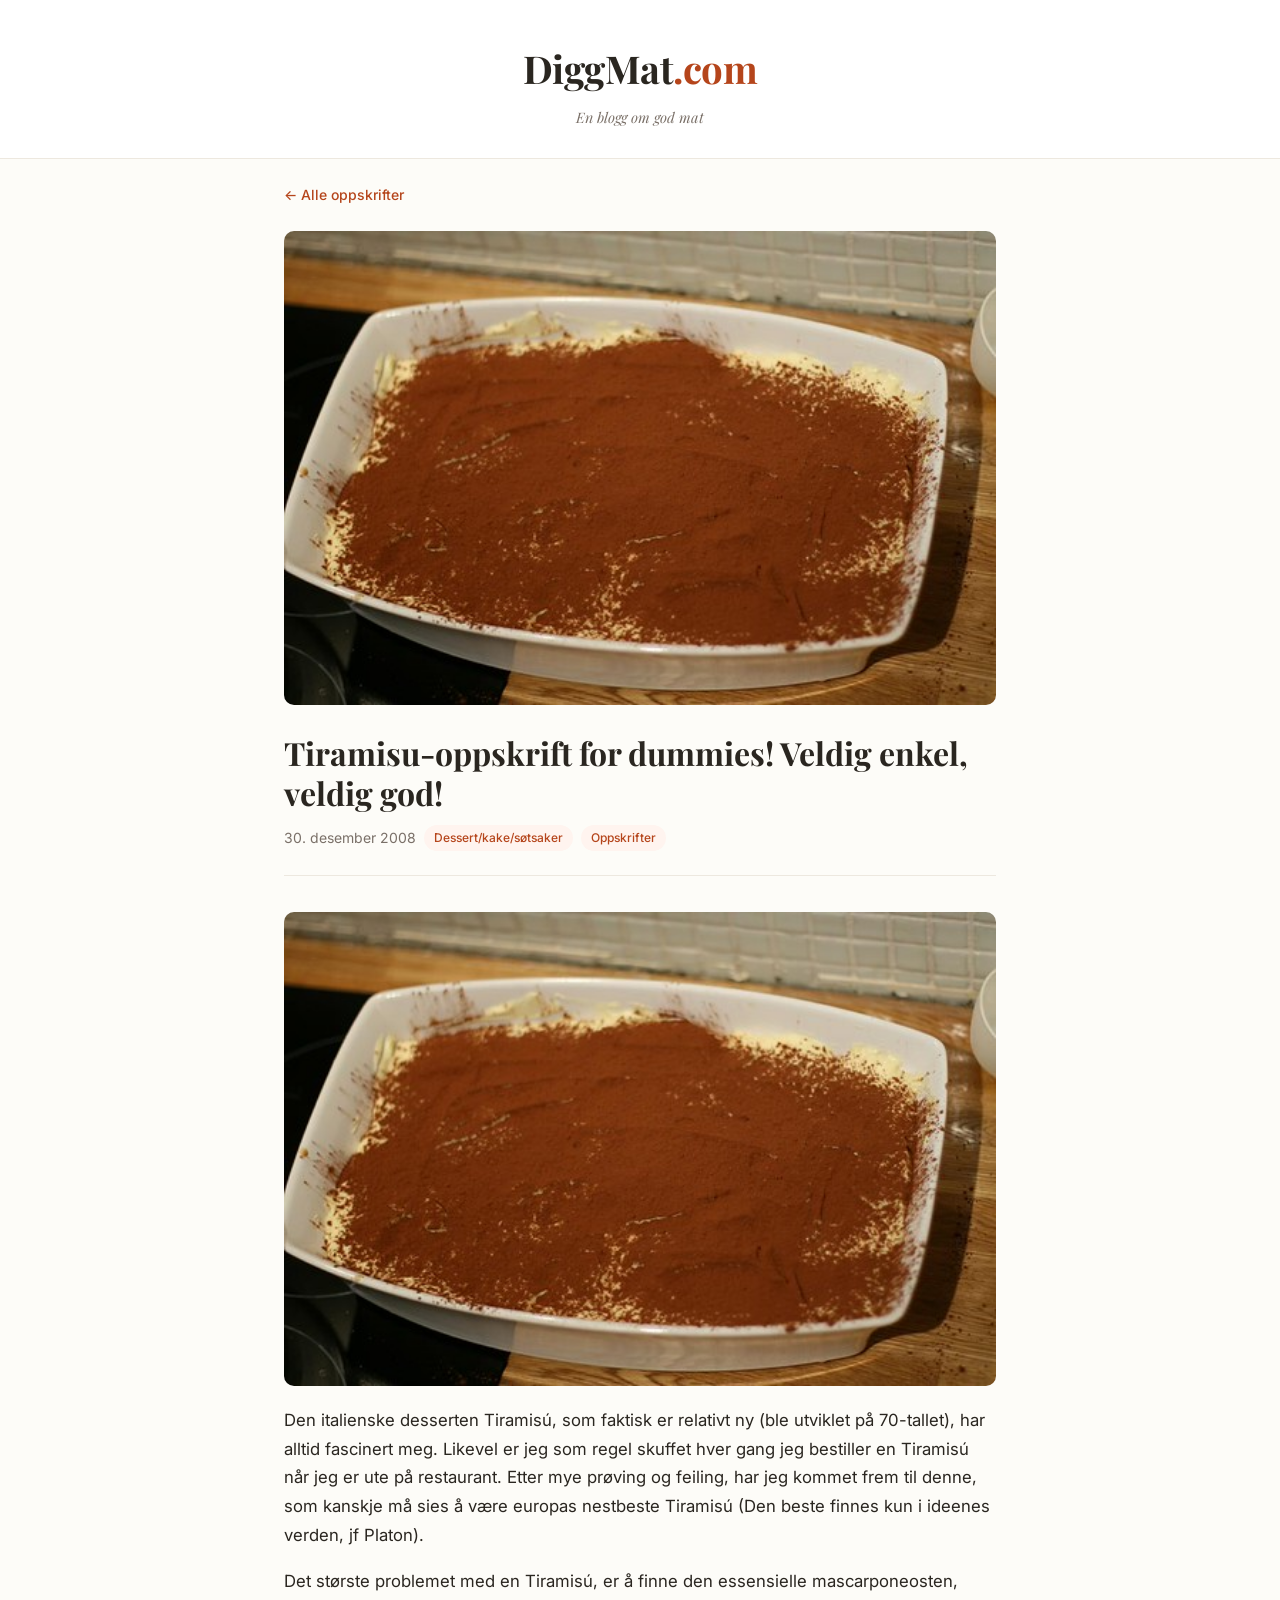
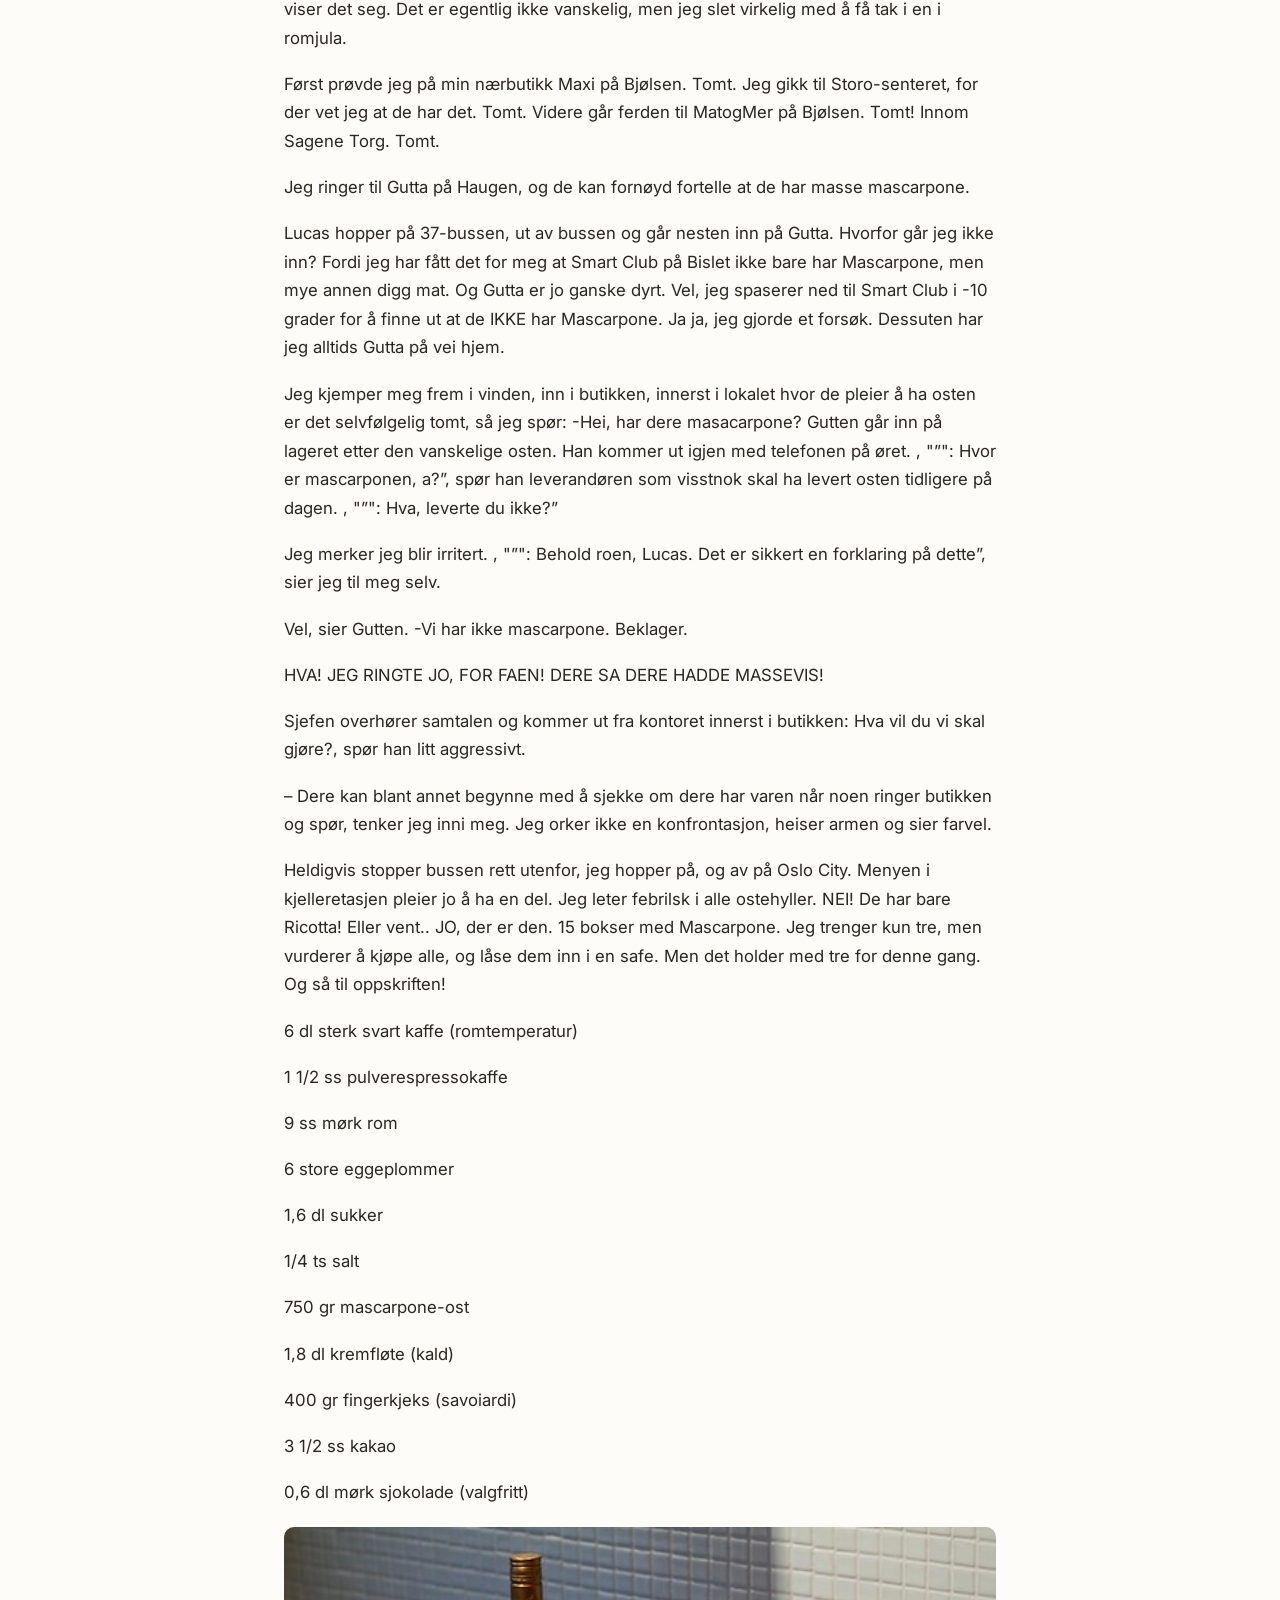
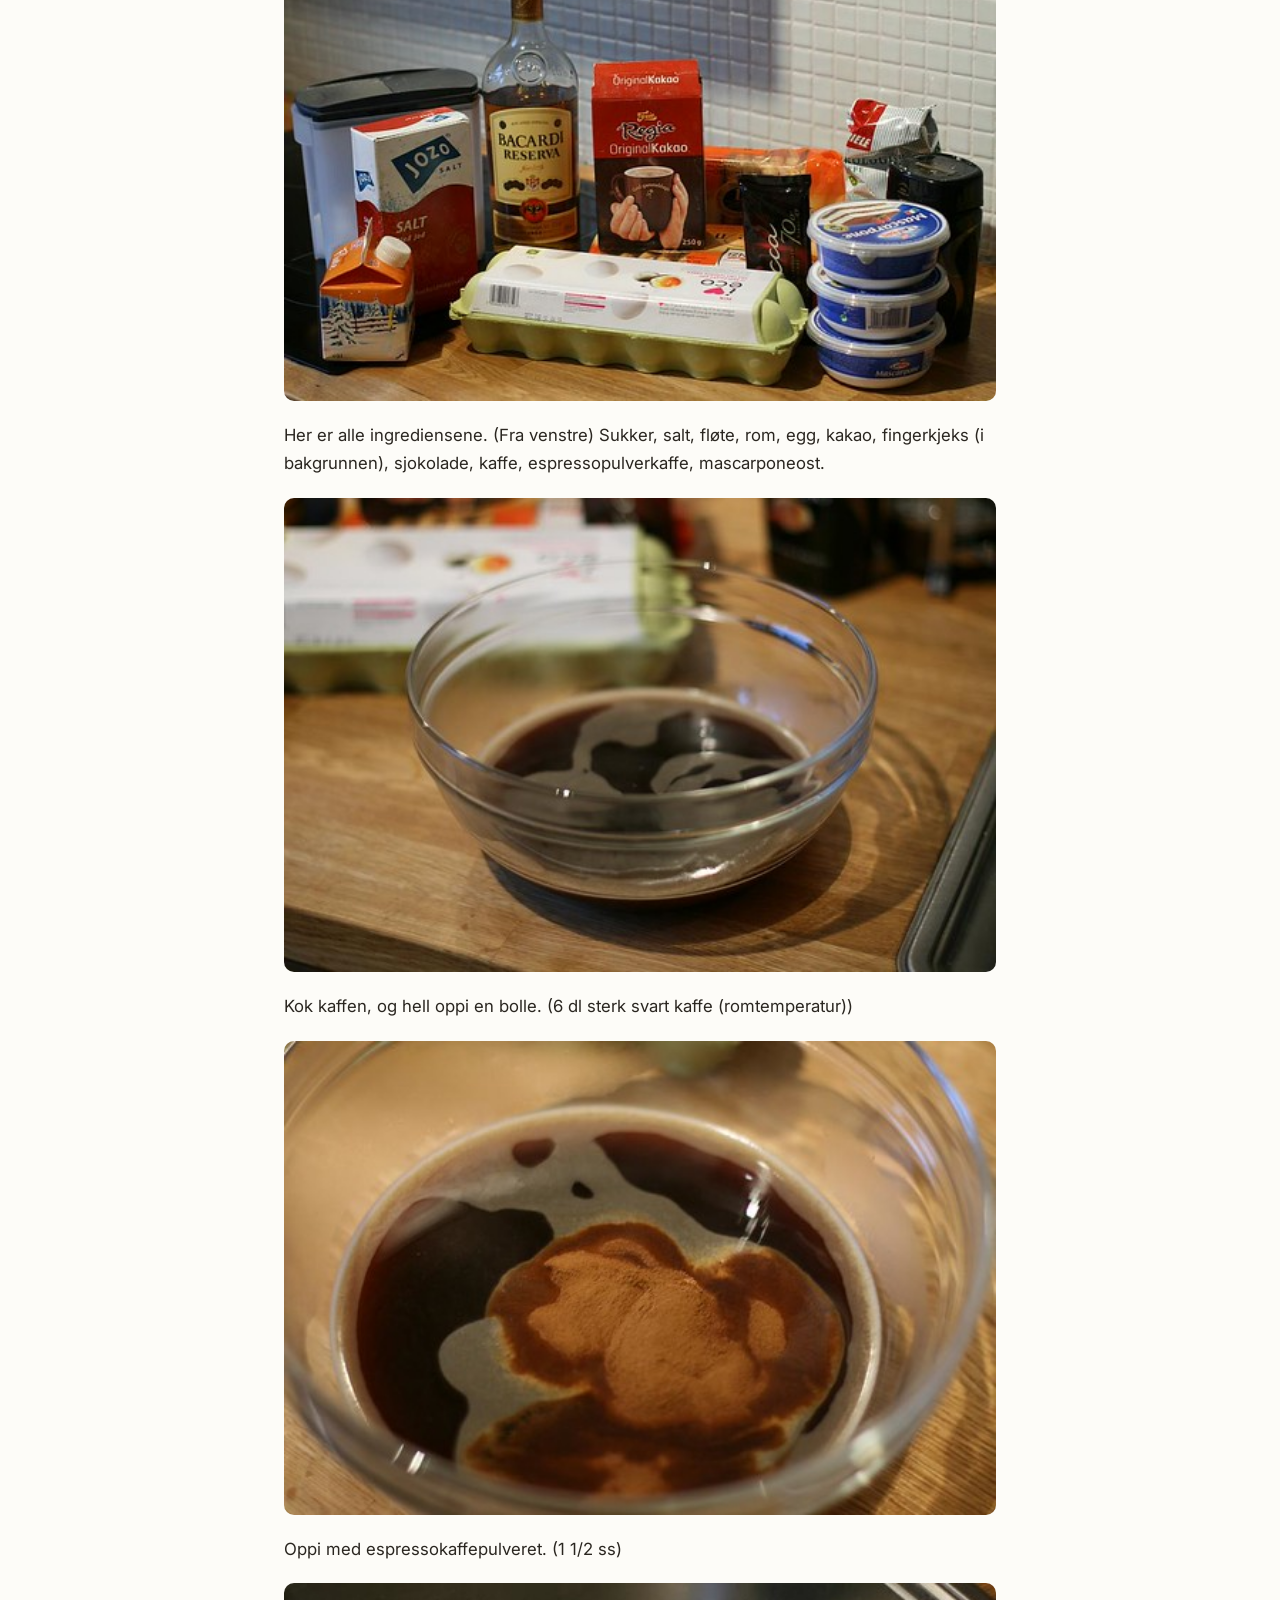
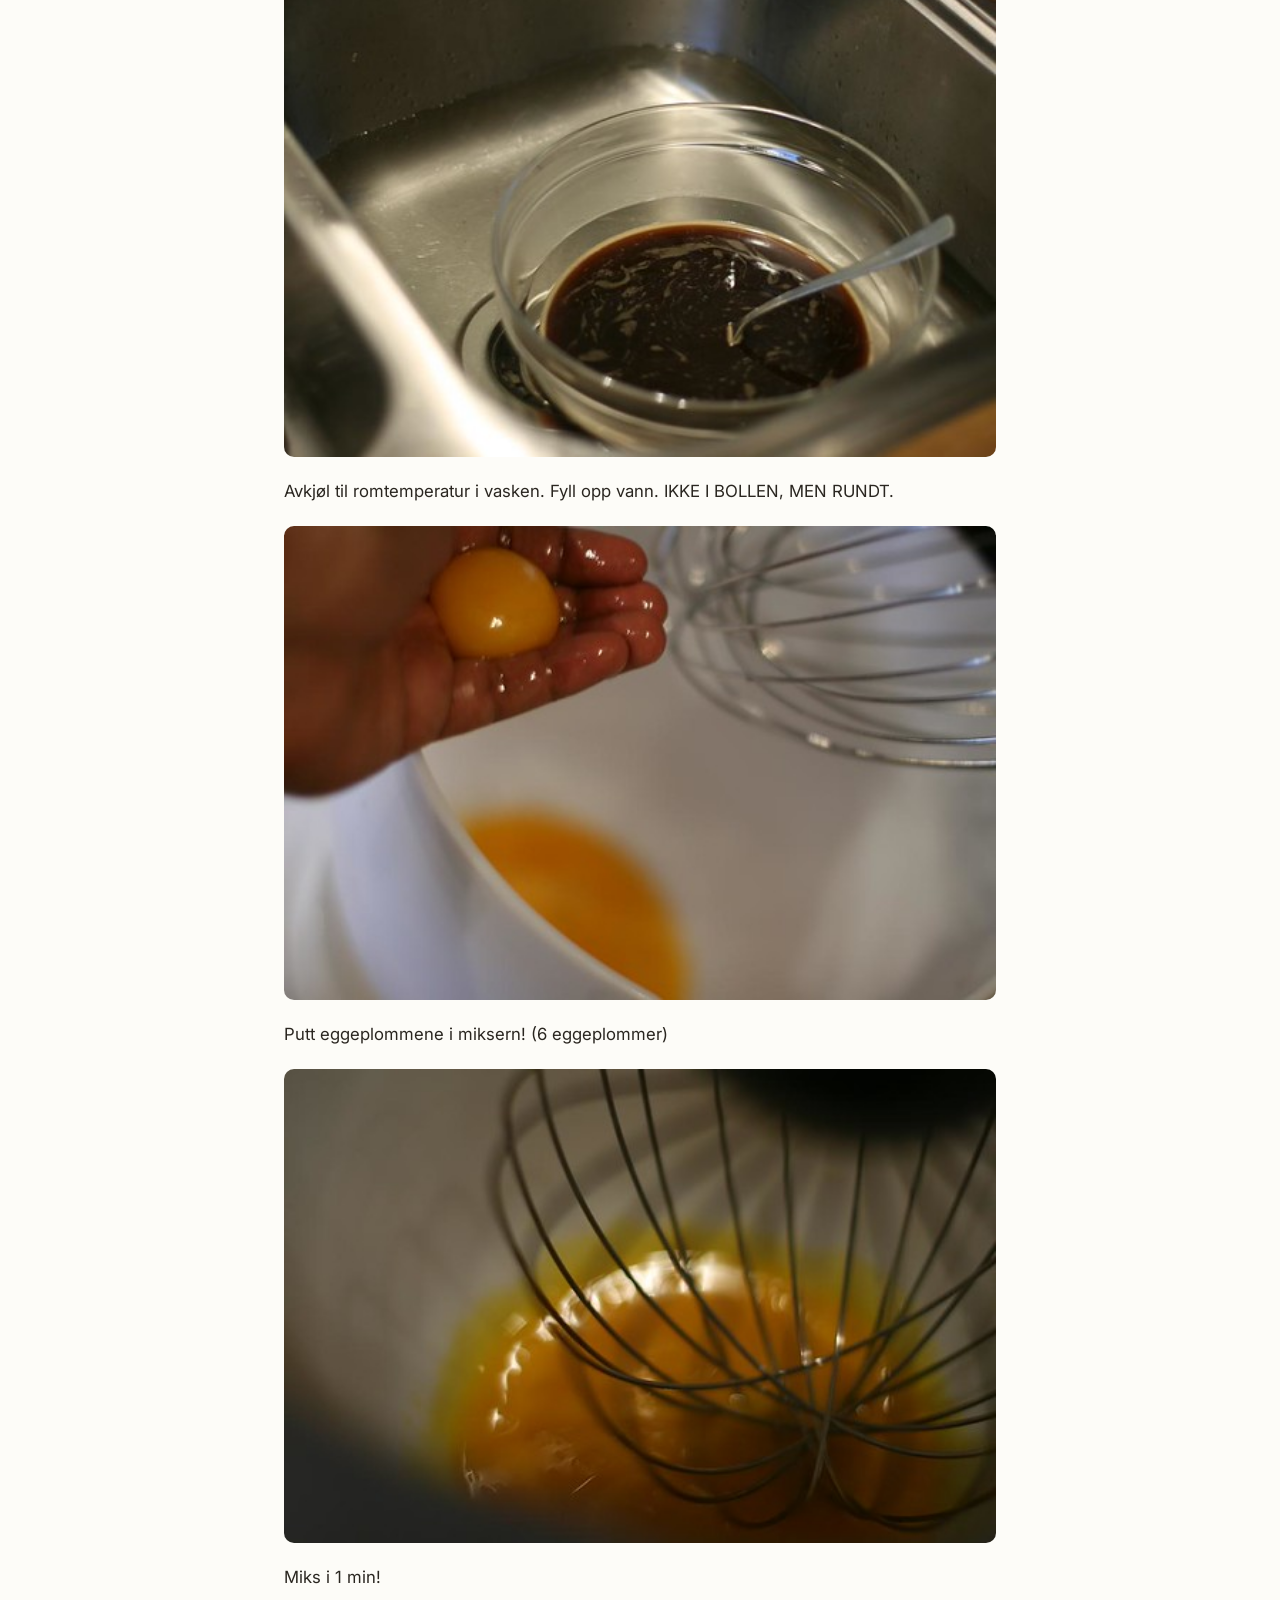
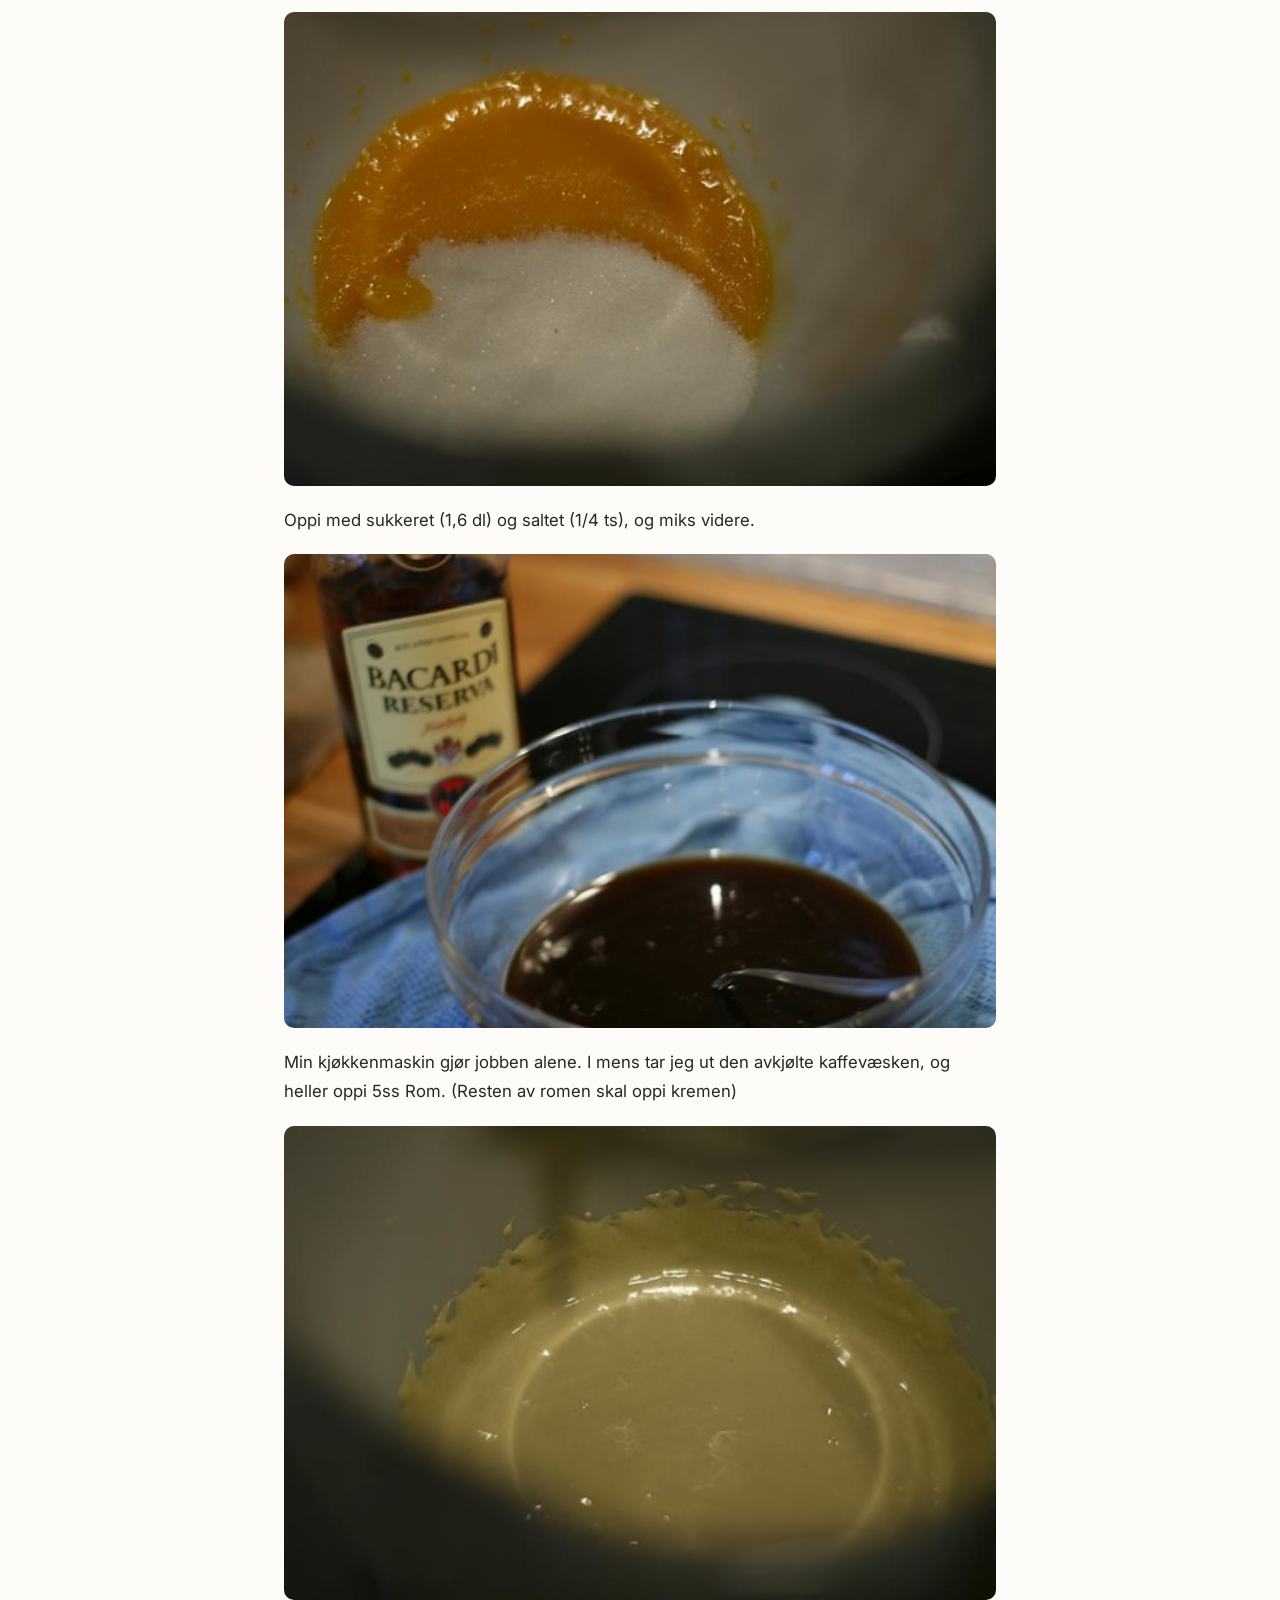
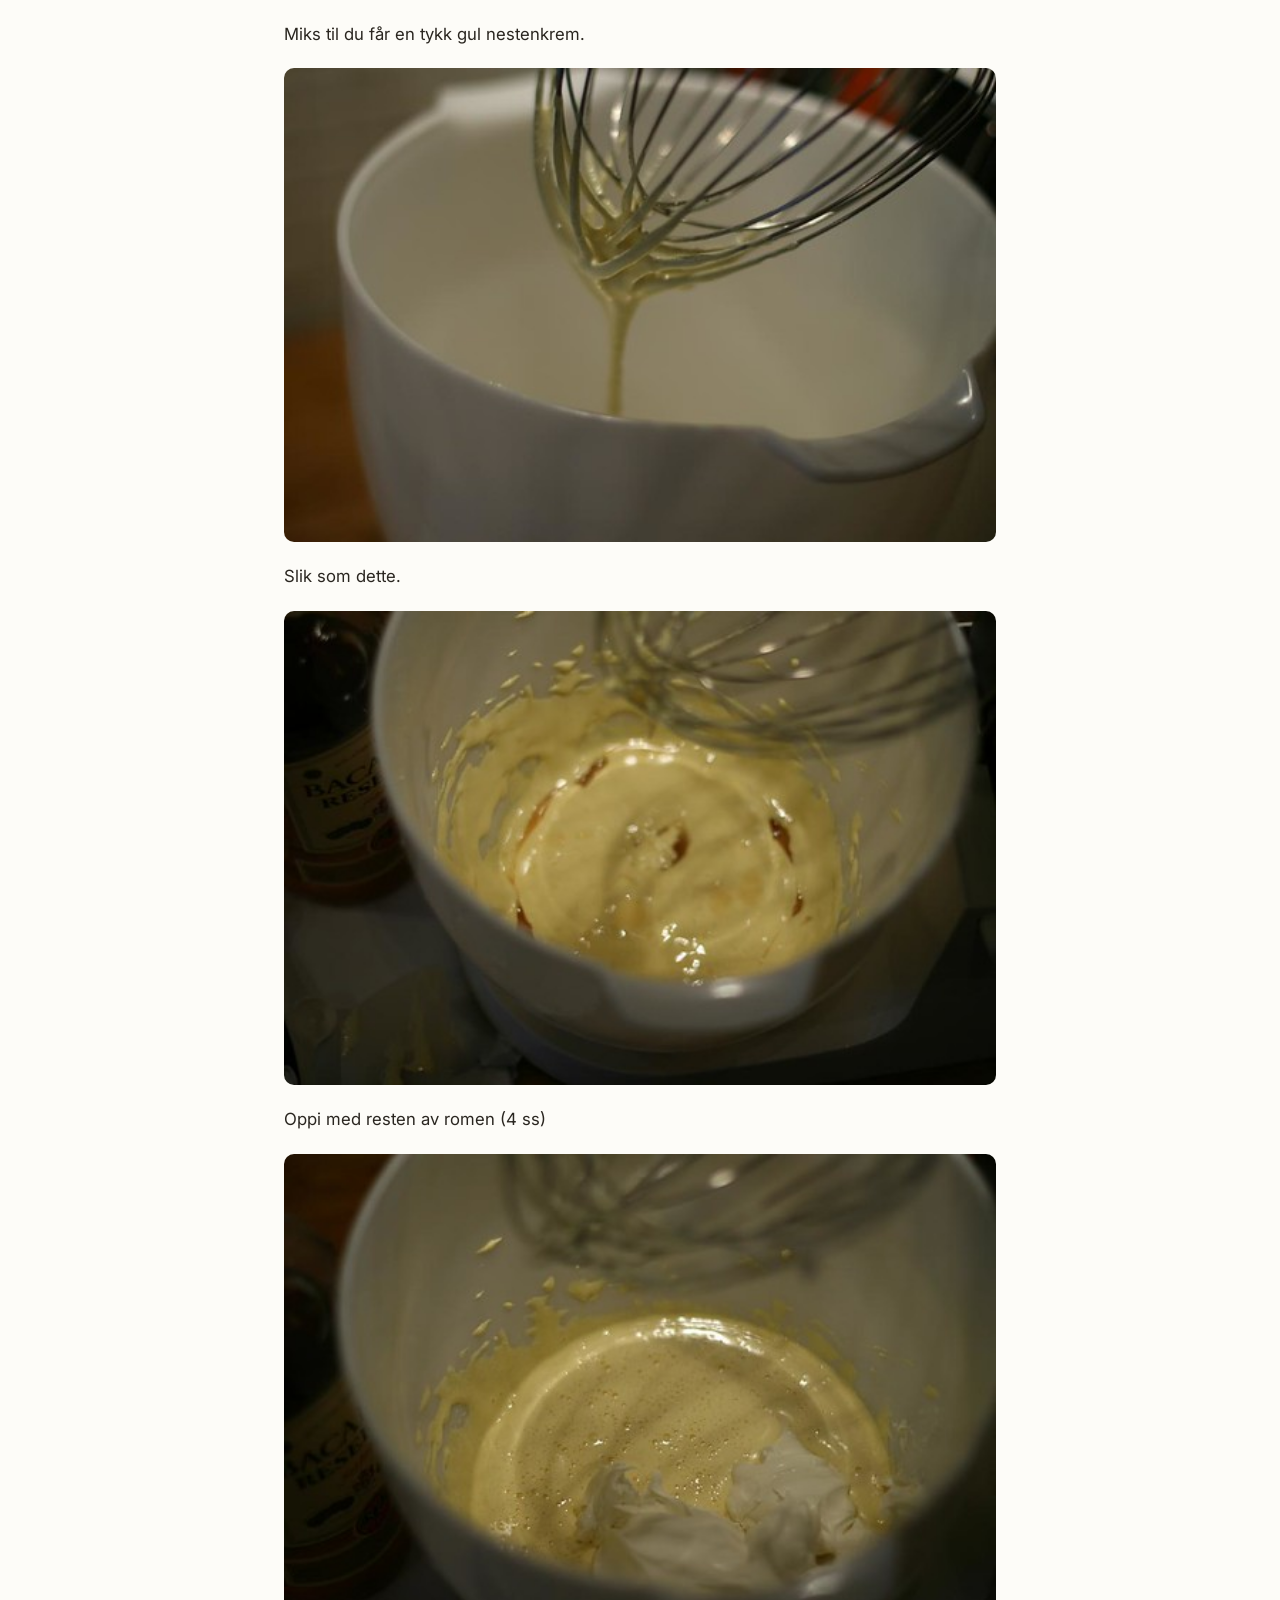
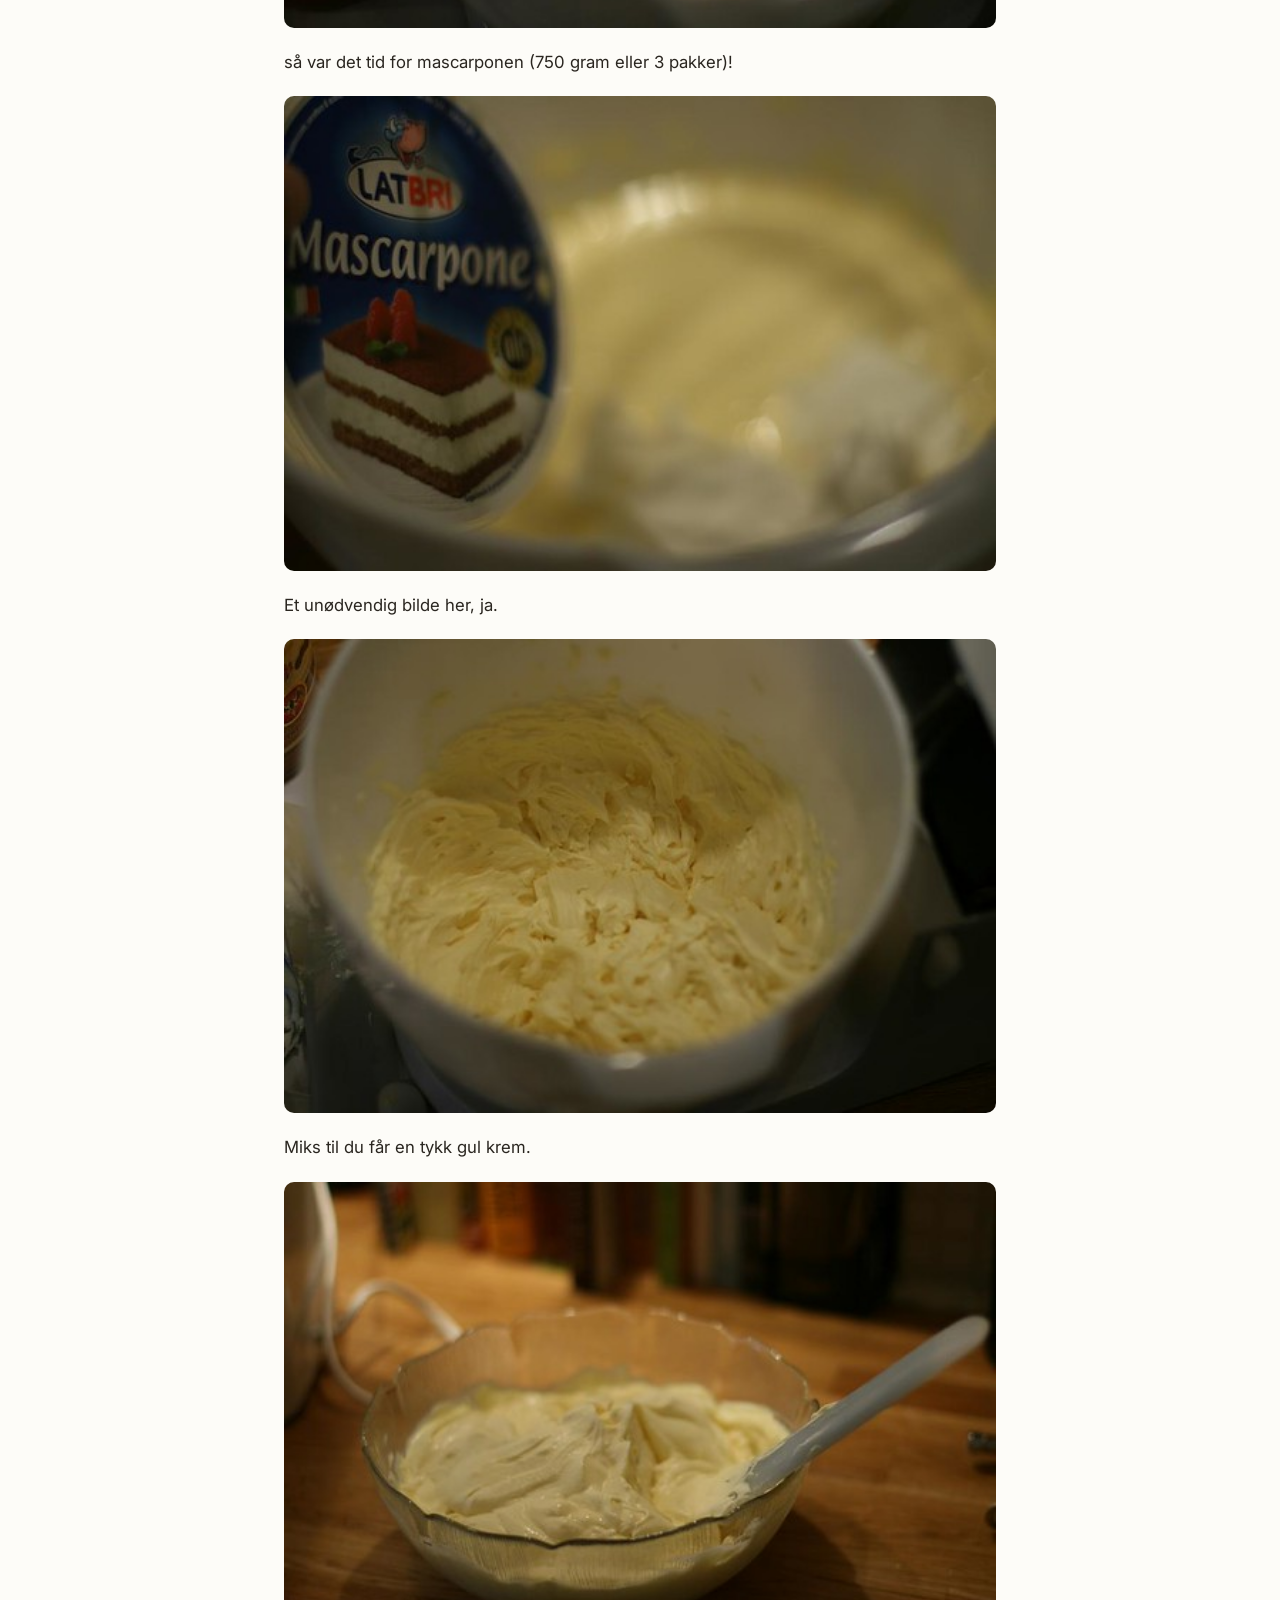
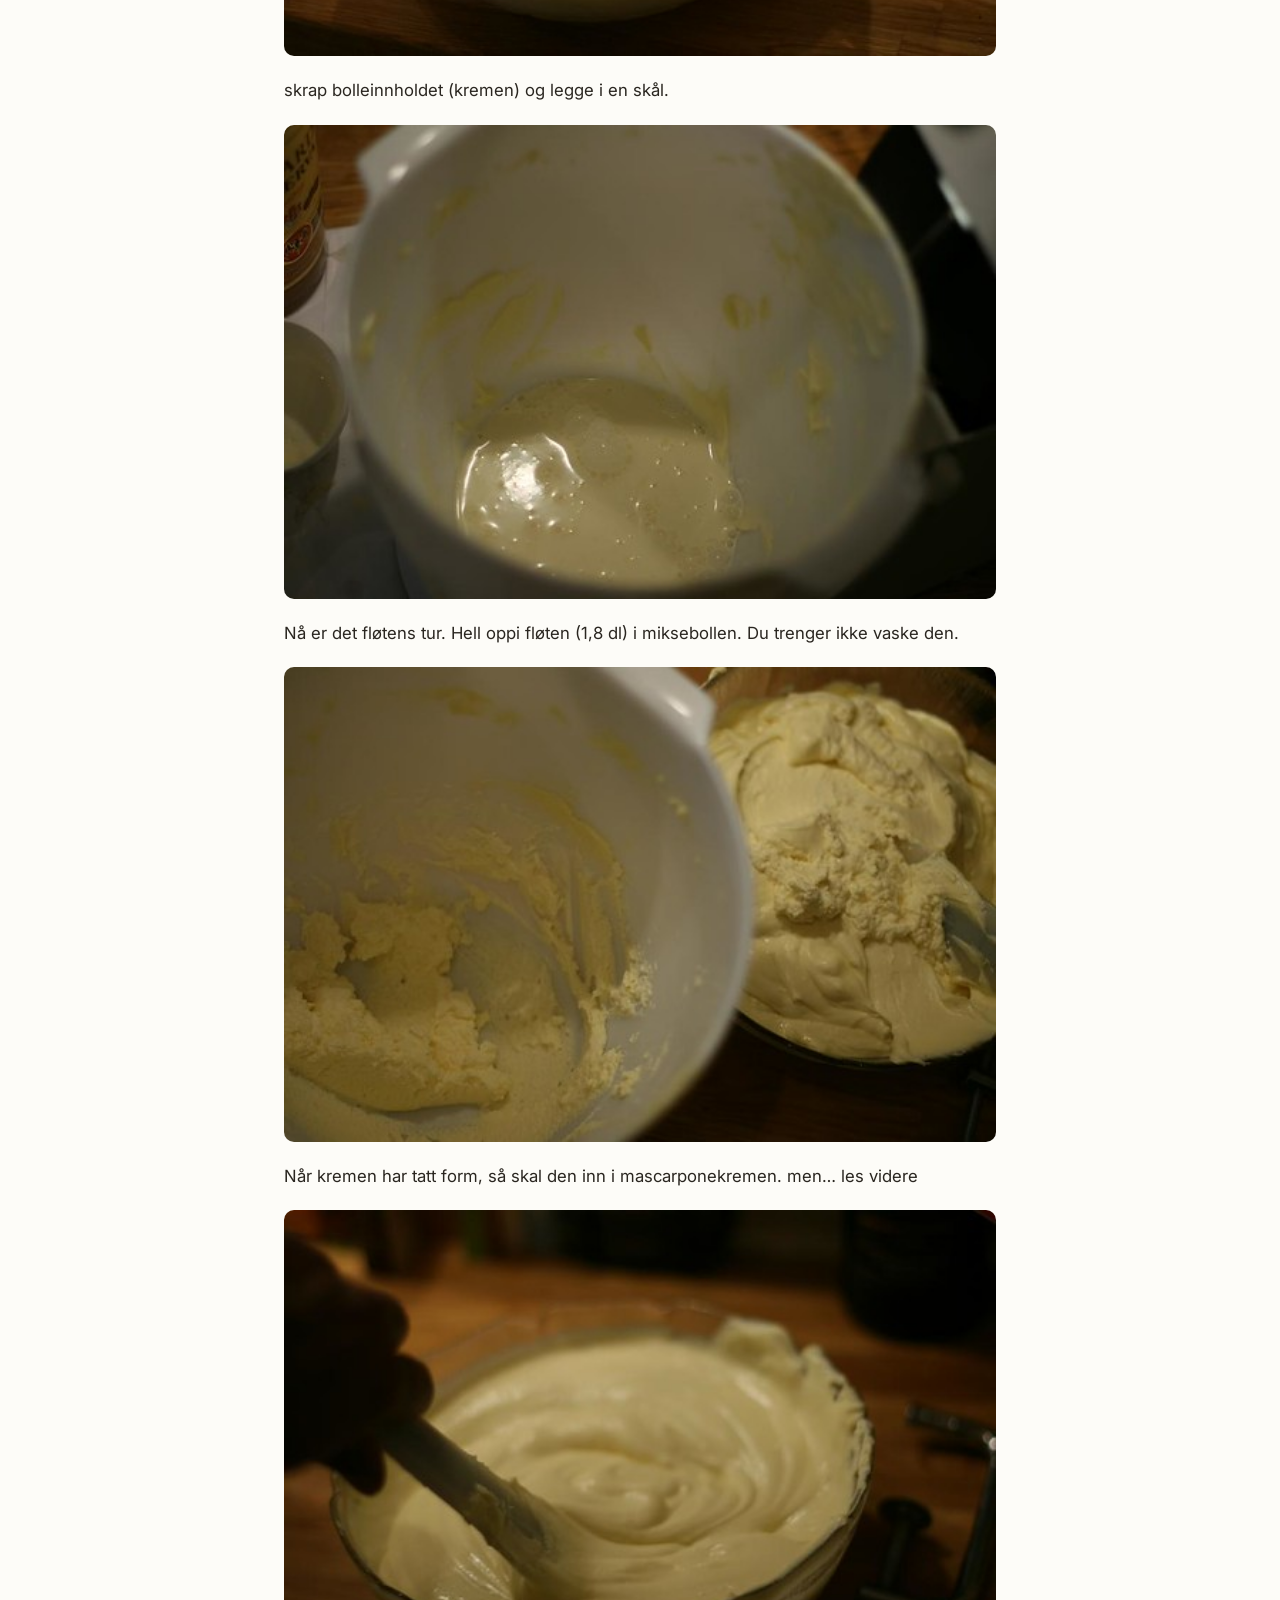
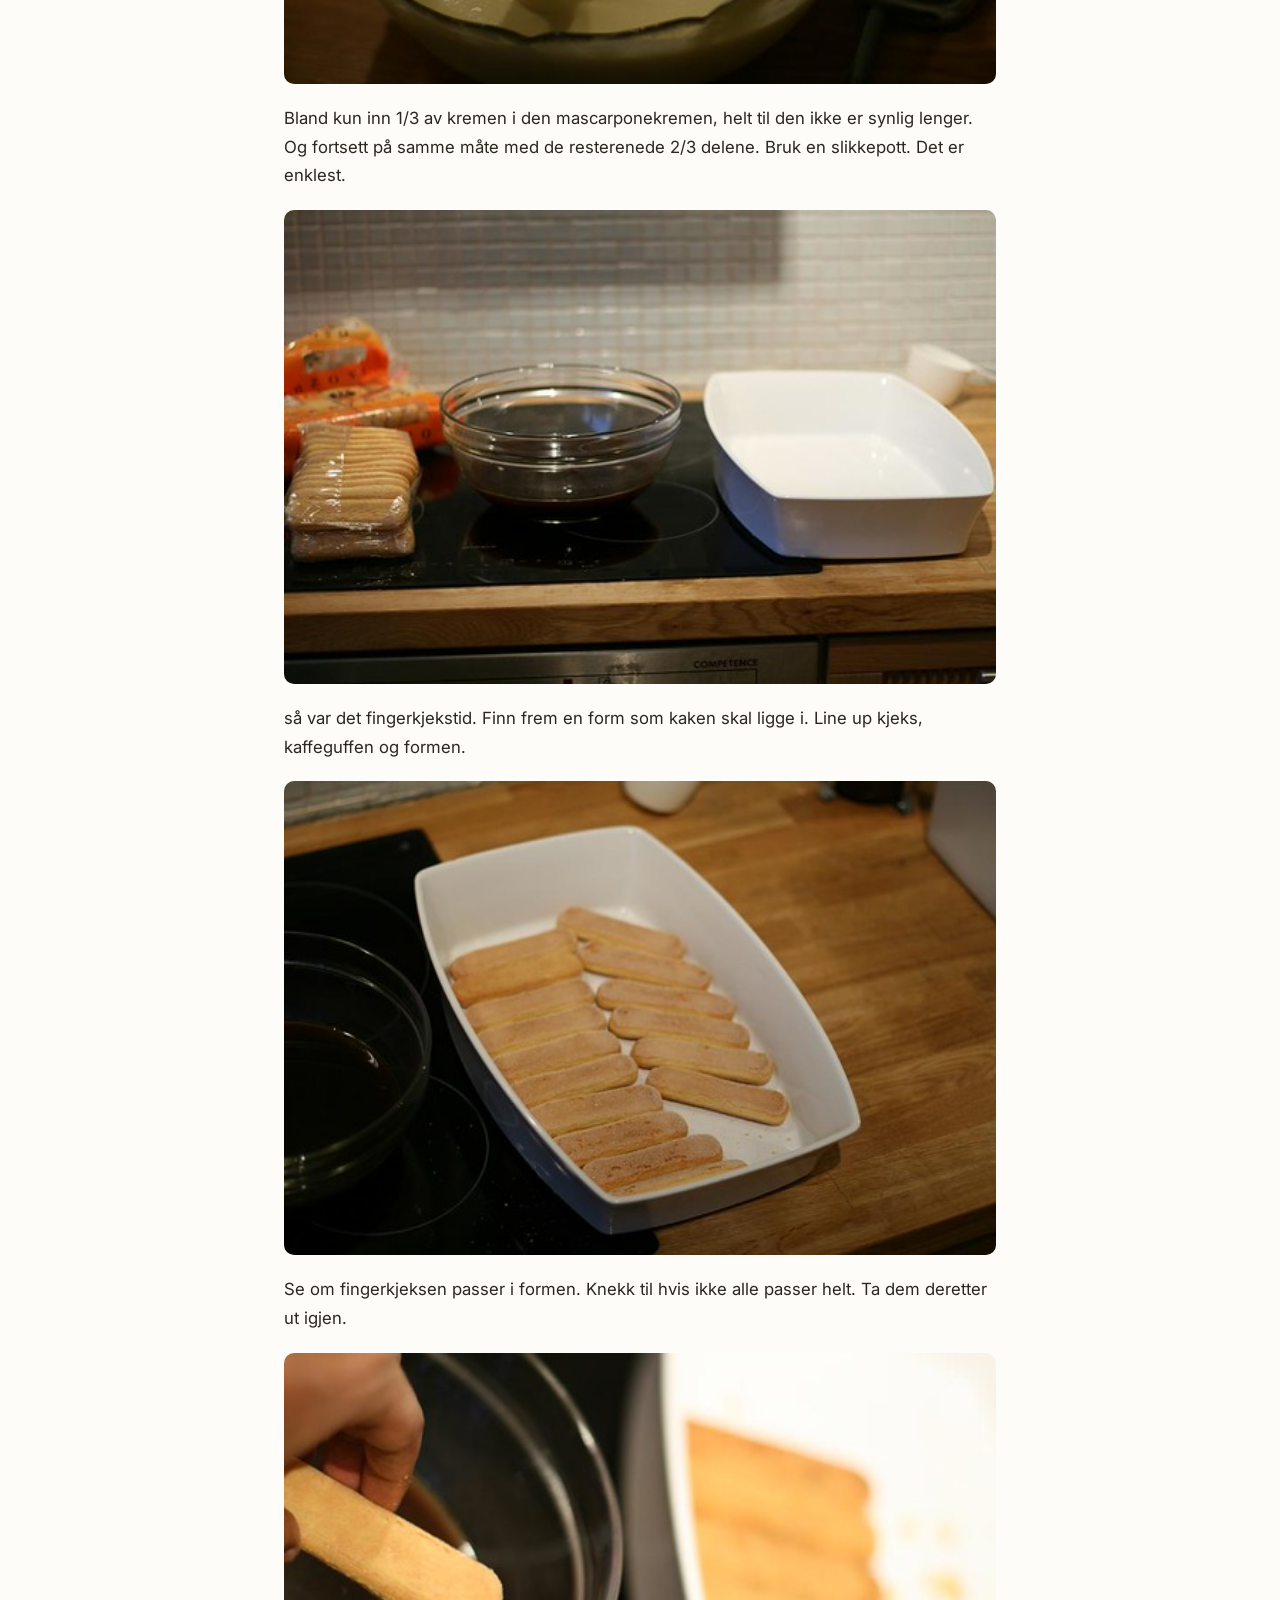
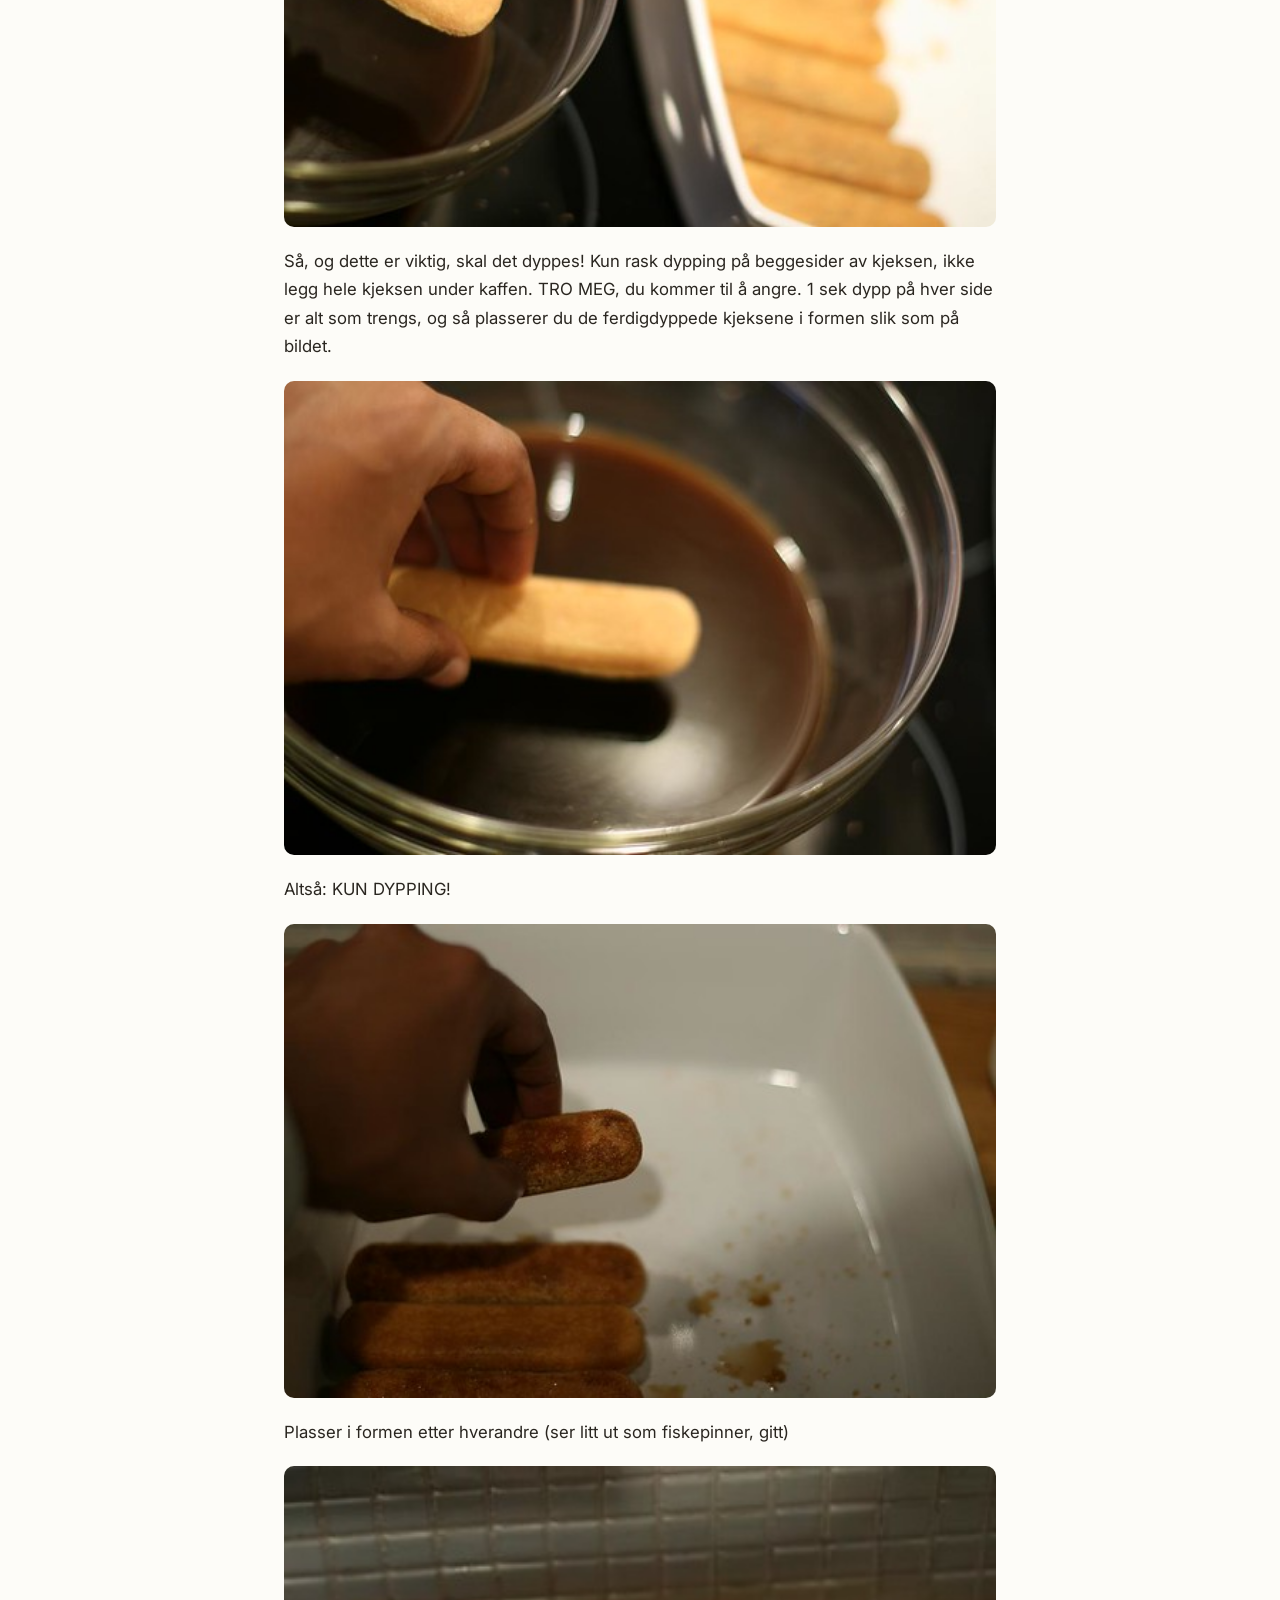
<file: oppskrifter/tiramisu-oppskrift-for-dummies-veldig-enkel-veldig-god.html>
<!DOCTYPE html>
<html lang="no">
<head>
  <meta charset="UTF-8">
  <meta name="viewport" content="width=device-width, initial-scale=1.0">
  <title>Tiramisu-oppskrift for dummies! Veldig enkel, veldig god! – DiggMat.com</title>
  <meta name="description" content="Den italienske desserten Tiramisú, som faktisk er relativt ny (ble utviklet på 70-tallet), har alltid fascinert meg. Likevel er jeg som regel skuffet hver…">
  <link rel="canonical" href="https://diggmat.com/oppskrifter/tiramisu-oppskrift-for-dummies-veldig-enkel-veldig-god.html">
  <!-- Open Graph -->
  <meta property="og:type" content="article">
  <meta property="og:title" content="Tiramisu-oppskrift for dummies! Veldig enkel, veldig god! – DiggMat.com">
  <meta property="og:description" content="Den italienske desserten Tiramisú, som faktisk er relativt ny (ble utviklet på 70-tallet), har alltid fascinert meg. Likevel er jeg som regel skuffet hver…">
  <meta property="og:site_name" content="DiggMat.com">
  <meta property="og:image" content="https://diggmat.com/images/flickr/3150358991_ee02b2e9b8.jpg">
  <!-- Twitter Card -->
  <meta name="twitter:card" content="summary_large_image">
  <meta name="twitter:title" content="Tiramisu-oppskrift for dummies! Veldig enkel, veldig god! – DiggMat.com">
  <meta name="twitter:description" content="Den italienske desserten Tiramisú, som faktisk er relativt ny (ble utviklet på 70-tallet), har alltid fascinert meg. Likevel er jeg som regel skuffet hver…">
  <meta property="twitter:image" content="https://diggmat.com/images/flickr/3150358991_ee02b2e9b8.jpg">
  <script type="application/ld+json">{"@context": "https://schema.org/", "@type": "Recipe", "name": "Tiramisu-oppskrift for dummies! Veldig enkel, veldig god!", "description": "Den italienske desserten Tiramisú, som faktisk er relativt ny (ble utviklet på 70-tallet), har alltid fascinert meg. Likevel er jeg som regel skuffet hver…", "datePublished": "2008-12-30", "author": {"@type": "Person", "name": "DiggMat"}, "publisher": {"@type": "Organization", "name": "DiggMat.com", "url": "https://diggmat.com"}, "url": "https://diggmat.com/oppskrifter/tiramisu-oppskrift-for-dummies-veldig-enkel-veldig-god.html", "image": ["https://diggmat.com/images/flickr/3150358991_ee02b2e9b8.jpg"], "recipeIngredient": ["6 dl sterk svart kaffe (romtemperatur)", "1 1/2 ss pulverespressokaffe", "9 ss mørk rom", "6 store eggeplommer", "1,6 dl sukker", "1/4 ts salt", "750 gr mascarpone-ost", "1,8 dl kremfløte (kald)", "400 gr fingerkjeks (savoiardi)", "3 1/2 ss kakao", "0,6 dl mørk sjokolade (valgfritt)", "Et unødvendig bilde her, ja."], "recipeCategory": "Dessert/kake/søtsaker", "keywords": "dessert, søtt, tiramisu", "prepTime": "PT25M", "cookTime": "PT45M", "totalTime": "PT45M", "recipeCuisine": "Italiensk", "recipeInstructions": [{"@type": "HowToStep", "text": "Den italienske desserten Tiramisú, som faktisk er relativt ny (ble utviklet på 70-tallet), har alltid fascinert meg. Likevel er jeg som regel skuffet hver gang jeg bestiller en Tiramisú når jeg er ute på restaurant. Etter mye prøving og feiling, har jeg kommet frem til denne, som kanskje må sies å være europas nestbeste Tiramisú (Den beste finnes kun i ideenes verden, jf Platon)."}, {"@type": "HowToStep", "text": "Det største problemet med en Tiramisú, er å finne den essensielle mascarponeosten, viser det seg. Det er egentlig ikke vanskelig, men jeg slet virkelig med å få tak i en i romjula."}, {"@type": "HowToStep", "text": "Først prøvde jeg på min nærbutikk Maxi på Bjølsen. Tomt. Jeg gikk til Storo-senteret, for der vet jeg at de har det. Tomt. Videre går ferden til MatogMer på Bjølsen. Tomt! Innom Sagene Torg. Tomt."}, {"@type": "HowToStep", "text": "Jeg ringer til Gutta på Haugen, og de kan fornøyd fortelle at de har masse mascarpone."}, {"@type": "HowToStep", "text": "Lucas hopper på 37-bussen, ut av bussen og går nesten inn på Gutta. Hvorfor går jeg ikke inn? Fordi jeg har fått det for meg at Smart Club på Bislet ikke bare har Mascarpone, men mye annen digg mat. Og Gutta er jo ganske dyrt. Vel, jeg spaserer ned til Smart Club i -10 grader for å finne ut at de IKKE har Mascarpone. Ja ja, jeg gjorde et forsøk. Dessuten har jeg alltids Gutta på vei hjem."}, {"@type": "HowToStep", "text": "Jeg merker jeg blir irritert. , \"&#8221;\": Behold roen, Lucas. Det er sikkert en forklaring på dette&#8221;, sier jeg til meg selv."}, {"@type": "HowToStep", "text": "Vel, sier Gutten. -Vi har ikke mascarpone. Beklager."}, {"@type": "HowToStep", "text": "HVA! JEG RINGTE JO, FOR FAEN! DERE SA DERE HADDE MASSEVIS!"}, {"@type": "HowToStep", "text": "Sjefen overhører samtalen og kommer ut fra kontoret innerst i butikken: Hva vil du vi skal gjøre?, spør han litt aggressivt."}, {"@type": "HowToStep", "text": "– Dere kan blant annet begynne med å sjekke om dere har varen når noen ringer butikken og spør, tenker jeg inni meg. Jeg orker ikke en konfrontasjon, heiser armen og sier farvel."}, {"@type": "HowToStep", "text": "Heldigvis stopper bussen rett utenfor, jeg hopper på, og av på Oslo City. Menyen i kjelleretasjen pleier jo å ha en del. Jeg leter febrilsk i alle ostehyller. NEI! De har bare Ricotta! Eller vent.. JO, der er den. 15 bokser med Mascarpone. Jeg trenger kun tre, men vurderer å kjøpe alle, og låse dem inn i en safe. Men det holder med tre for denne gang. Og så til oppskriften!"}, {"@type": "HowToStep", "text": "Her er alle ingrediensene. (Fra venstre) Sukker, salt, fløte, rom, egg, kakao, fingerkjeks (i bakgrunnen), sjokolade, kaffe, espressopulverkaffe, mascarponeost."}, {"@type": "HowToStep", "text": "Kok kaffen, og hell oppi en bolle. (6 dl sterk svart kaffe (romtemperatur))"}, {"@type": "HowToStep", "text": "Oppi med espressokaffepulveret. (1 1/2 ss)"}, {"@type": "HowToStep", "text": "Avkjøl til romtemperatur i vasken. Fyll opp vann. IKKE I BOLLEN, MEN RUNDT."}, {"@type": "HowToStep", "text": "Putt eggeplommene i miksern! (6 eggeplommer)"}, {"@type": "HowToStep", "text": "Oppi med sukkeret (1,6 dl) og saltet (1/4 ts), og miks videre."}, {"@type": "HowToStep", "text": "Min kjøkkenmaskin gjør jobben alene. I mens tar jeg ut den avkjølte kaffevæsken, og heller oppi 5ss Rom. (Resten av romen skal oppi kremen)"}, {"@type": "HowToStep", "text": "Miks til du får en tykk gul nestenkrem."}, {"@type": "HowToStep", "text": "Oppi med resten av romen (4 ss)"}, {"@type": "HowToStep", "text": "så var det tid for mascarponen (750 gram eller 3 pakker)!"}, {"@type": "HowToStep", "text": "Miks til du får en tykk gul krem."}, {"@type": "HowToStep", "text": "skrap bolleinnholdet (kremen) og legge i en skål."}, {"@type": "HowToStep", "text": "Nå er det fløtens tur. Hell oppi fløten (1,8 dl) i miksebollen. Du trenger ikke vaske den."}, {"@type": "HowToStep", "text": "Når kremen har tatt form, så skal den inn i mascarponekremen. men… les videre"}, {"@type": "HowToStep", "text": "Bland kun inn 1/3 av kremen i den mascarponekremen, helt til den ikke er synlig lenger. Og fortsett på samme måte med de resterenede 2/3 delene. Bruk en slikkepott. Det er enklest."}, {"@type": "HowToStep", "text": "så var det fingerkjekstid. Finn frem en form som kaken skal ligge i. Line up kjeks, kaffeguffen og formen."}, {"@type": "HowToStep", "text": "Se om fingerkjeksen passer i formen. Knekk til hvis ikke alle passer helt. Ta dem deretter ut igjen."}, {"@type": "HowToStep", "text": "Så, og dette er viktig, skal det dyppes! Kun rask dypping på beggesider av kjeksen, ikke legg hele kjeksen under kaffen. TRO MEG, du kommer til å angre. 1 sek dypp på hver side er alt som trengs, og så plasserer du de ferdigdyppede kjeksene i formen slik som på bildet."}, {"@type": "HowToStep", "text": "Plasser i formen etter hverandre (ser litt ut som fiskepinner, gitt)"}, {"@type": "HowToStep", "text": "Hell halvparten av kremen over."}, {"@type": "HowToStep", "text": "Spre kremen i et jevnt lag over kjeksen."}, {"@type": "HowToStep", "text": "Slik skal det nå se ut. Hvis ikke, er du enten en dårlig kokk, eller veldig veldig dårlig til å følge en oppskrift."}, {"@type": "HowToStep", "text": "Sil halvparten av kakaoen (halvparten av 3,5 ss) over i et jevnt lag. Se neste bilde for hvordan det skal se ut når du er ferdig."}, {"@type": "HowToStep", "text": "Skjønner du? Men du er bare halvveis nå."}, {"@type": "HowToStep", "text": "Nytt lag med ferdigdyppede kjeks."}, {"@type": "HowToStep", "text": "Se så fint det blir hvis du har litt tålmodighet."}, {"@type": "HowToStep", "text": "Nytt lag med krem (resten)."}, {"@type": "HowToStep", "text": "Smør på nytt utover i jevnt lag."}, {"@type": "HowToStep", "text": "Avslutt med kakaodryss (halvparten av 3,5 ss)! FERDIG! DU HAR NETTOPP LAGET EN FANTASTISK TIRAMISU!"}, {"@type": "HowToStep", "text": "Så, dekk til med plastfolie, og la den hvile i kjøleskapet i minst 6 timer før servering. Og rett før du serverer, RIVER DU SJOKOLADEN OVER KAKEN."}, {"@type": "HowToStep", "text": "Hvis du prøver denne oppskriften, blir jeg veldig glad for om du legger igjen en kommentar med din erfaring."}, {"@type": "HowToStep", "text": "PS: Legg igjen epost-adressen din her, så sender jeg den en mail når jeg legger ut neste oppskrift."}]}</script>
  <link rel="stylesheet" href="../style.css?v=4">
</head>
<body>
  <header class="site-header">
    <a href="/" class="site-logo">DiggMat<span>.com</span></a>
    <p class="site-tagline">En blogg om god mat</p>
  </header>
  
<div class="recipe-page">
  <nav class="breadcrumb"><a href="../index.html">← Alle oppskrifter</a></nav>
  <div class="recipe-hero"><img src="../images/flickr/3150358991_ee02b2e9b8.jpg" alt="Tiramisu-oppskrift for dummies! Veldig enkel, veldig god!" loading="eager"></div>
  <h1 class="recipe-title">Tiramisu-oppskrift for dummies! Veldig enkel, veldig god!</h1>
  <div class="recipe-meta-bar">
    <span class="meta-date">30. desember 2008</span>
    <span class="meta-chip">Dessert/kake/søtsaker</span><span class="meta-chip">Oppskrifter</span>
  </div>
  <div class="recipe-content">
    <figure class="step-img"><img src="../images/flickr/3150358991_ee02b2e9b8.jpg" alt="Tiramisú" loading="lazy"></figure>
<p>Den italienske desserten Tiramisú, som faktisk er relativt ny (ble utviklet på 70-tallet), har alltid fascinert meg. Likevel er jeg som regel skuffet hver gang jeg bestiller en Tiramisú når jeg er ute på restaurant. Etter mye prøving og feiling, har jeg kommet frem til denne, som kanskje må sies å være europas nestbeste Tiramisú (Den beste finnes kun i ideenes verden, jf Platon).</p>
<p>Det største problemet med en Tiramisú, er å finne den essensielle mascarponeosten, viser det seg. Det er egentlig ikke vanskelig, men jeg slet virkelig med å få tak i en i romjula.</p>
<p>Først prøvde jeg på min nærbutikk Maxi på Bjølsen. Tomt. Jeg gikk til Storo-senteret, for der vet jeg at de har det. Tomt. Videre går ferden til MatogMer på Bjølsen. Tomt! Innom Sagene Torg. Tomt.</p>
<p>Jeg ringer til Gutta på Haugen, og de kan fornøyd fortelle at de har masse mascarpone.</p>
<p>Lucas hopper på 37-bussen, ut av bussen og går nesten inn på Gutta. Hvorfor går jeg ikke inn? Fordi jeg har fått det for meg at Smart Club på Bislet ikke bare har Mascarpone, men mye annen digg mat. Og Gutta er jo ganske dyrt. Vel, jeg spaserer ned til Smart Club i -10 grader for å finne ut at de IKKE har Mascarpone. Ja ja, jeg gjorde et forsøk. Dessuten har jeg alltids Gutta på vei hjem.</p>
<p>Jeg kjemper meg frem i vinden, inn i butikken, innerst i lokalet hvor de pleier å ha osten er det selvfølgelig tomt, så jeg spør: -Hei, har dere masacarpone? Gutten går inn på lageret etter den vanskelige osten. Han kommer ut igjen med telefonen på øret. , "&#8221;": Hvor er mascarponen, a?&#8221;, spør han leverandøren som visstnok skal ha levert osten tidligere på dagen. , "&#8221;": Hva, leverte du ikke?&#8221;</p>
<p>Jeg merker jeg blir irritert. , "&#8221;": Behold roen, Lucas. Det er sikkert en forklaring på dette&#8221;, sier jeg til meg selv.</p>
<p>Vel, sier Gutten. -Vi har ikke mascarpone. Beklager.</p>
<p>HVA! JEG RINGTE JO, FOR FAEN! DERE SA DERE HADDE MASSEVIS!</p>
<p>Sjefen overhører samtalen og kommer ut fra kontoret innerst i butikken: Hva vil du vi skal gjøre?, spør han litt aggressivt.</p>
<p>– Dere kan blant annet begynne med å sjekke om dere har varen når noen ringer butikken og spør, tenker jeg inni meg. Jeg orker ikke en konfrontasjon, heiser armen og sier farvel.</p>
<p>Heldigvis stopper bussen rett utenfor, jeg hopper på, og av på Oslo City. Menyen i kjelleretasjen pleier jo å ha en del. Jeg leter febrilsk i alle ostehyller. NEI! De har bare Ricotta! Eller vent.. JO, der er den. 15 bokser med Mascarpone. Jeg trenger kun tre, men vurderer å kjøpe alle, og låse dem inn i en safe. Men det holder med tre for denne gang. Og så til oppskriften!</p>
<p>6 dl sterk svart kaffe (romtemperatur)</p>
<p>1 1/2 ss pulverespressokaffe</p>
<p>9 ss mørk rom</p>
<p>6 store eggeplommer</p>
<p>1,6 dl sukker</p>
<p>1/4 ts salt</p>
<p>750 gr mascarpone-ost</p>
<p>1,8 dl kremfløte (kald)</p>
<p>400 gr fingerkjeks (savoiardi)</p>
<p>3 1/2 ss kakao</p>
<p>0,6 dl mørk sjokolade (valgfritt)</p>
<figure class="step-img"><img src="../images/flickr/3150356353_a237234be5.jpg" alt="Tiramisú" loading="lazy"></figure>
<p>Her er alle ingrediensene. (Fra venstre) Sukker, salt, fløte, rom, egg, kakao, fingerkjeks (i bakgrunnen), sjokolade, kaffe, espressopulverkaffe, mascarponeost.</p>
<figure class="step-img"><img src="../images/flickr/3150356439_46290062b1.jpg" alt="Tiramisú" loading="lazy"></figure>
<p>Kok kaffen, og hell oppi en bolle. (6 dl sterk svart kaffe (romtemperatur))</p>
<figure class="step-img"><img src="../images/flickr/3151188540_e1bc5f8ce2.jpg" alt="Tiramisú" loading="lazy"></figure>
<p>Oppi med espressokaffepulveret. (1 1/2 ss)</p>
<figure class="step-img"><img src="../images/flickr/3151188620_6fbc050d94.jpg" alt="Tiramisú" loading="lazy"></figure>
<p>Avkjøl til romtemperatur i vasken. Fyll opp vann. IKKE I BOLLEN, MEN RUNDT.</p>
<figure class="step-img"><img src="../images/flickr/3151188682_1302b15cab.jpg" alt="Tiramisú" loading="lazy"></figure>
<p>Putt eggeplommene i miksern! (6 eggeplommer)</p>
<figure class="step-img"><img src="../images/flickr/3151188730_456578f599.jpg" alt="Tiramisú" loading="lazy"></figure>
<p>Miks i 1 min!</p>
<figure class="step-img"><img src="../images/flickr/3151188796_5c1c32f8dc.jpg" alt="Tiramisú" loading="lazy"></figure>
<p>Oppi med sukkeret (1,6 dl) og saltet (1/4 ts), og miks videre.</p>
<figure class="step-img"><img src="../images/flickr/3150356887_d8b25c9b3c.jpg" alt="Tiramisú" loading="lazy"></figure>
<p>Min kjøkkenmaskin gjør jobben alene. I mens tar jeg ut den avkjølte kaffevæsken, og heller oppi 5ss Rom. (Resten av romen skal oppi kremen)</p>
<figure class="step-img"><img src="../images/flickr/3151188950_b2f35f1332.jpg" alt="Tiramisú" loading="lazy"></figure>
<p>Miks til du får en tykk gul nestenkrem.</p>
<figure class="step-img"><img src="../images/flickr/3150357003_0cbe20fdba.jpg" alt="Tiramisú" loading="lazy"></figure>
<p>Slik som dette.</p>
<figure class="step-img"><img src="../images/flickr/3151189074_5503ab1e01.jpg" alt="Tiramisú" loading="lazy"></figure>
<p>Oppi med resten av romen (4 ss)</p>
<figure class="step-img"><img src="../images/flickr/3151189178_6fe6864763.jpg" alt="Tiramisú" loading="lazy"></figure>
<p>så var det tid for mascarponen (750 gram eller 3 pakker)!</p>
<figure class="step-img"><img src="../images/flickr/3150357285_9c97f7d85e.jpg" alt="Tiramisú" loading="lazy"></figure>
<p>Et unødvendig bilde her, ja.</p>
<figure class="step-img"><img src="../images/flickr/3150357349_45200a1f21.jpg" alt="Tiramisú" loading="lazy"></figure>
<p>Miks til du får en tykk gul krem.</p>
<figure class="step-img"><img src="../images/flickr/3151189348_0740cdb3e2.jpg" alt="Tiramisú" loading="lazy"></figure>
<p>skrap bolleinnholdet (kremen) og legge i en skål.</p>
<figure class="step-img"><img src="../images/flickr/3151189402_a851185ba0.jpg" alt="Tiramisú" loading="lazy"></figure>
<p>Nå er det fløtens tur. Hell oppi fløten (1,8 dl) i miksebollen. Du trenger ikke vaske den.</p>
<figure class="step-img"><img src="../images/flickr/3151189438_810d8e9031.jpg" alt="Tiramisú" loading="lazy"></figure>
<p>Når kremen har tatt form, så skal den inn i mascarponekremen. men… les videre</p>
<figure class="step-img"><img src="../images/flickr/3151189496_0e03548c4d.jpg" alt="Tiramisú" loading="lazy"></figure>
<p>Bland kun inn 1/3 av kremen i den mascarponekremen, helt til den ikke er synlig lenger. Og fortsett på samme måte med de resterenede 2/3 delene. Bruk en slikkepott. Det er enklest.</p>
<figure class="step-img"><img src="../images/flickr/3151189582_36a3f869b8.jpg" alt="Tiramisú" loading="lazy"></figure>
<p>så var det fingerkjekstid. Finn frem en form som kaken skal ligge i. Line up kjeks, kaffeguffen og formen.</p>
<figure class="step-img"><img src="../images/flickr/3151189628_27b8391e07.jpg" alt="Tiramisú" loading="lazy"></figure>
<p>Se om fingerkjeksen passer i formen. Knekk til hvis ikke alle passer helt. Ta dem deretter ut igjen.</p>
<figure class="step-img"><img src="../images/flickr/3150357839_a247e392ce.jpg" alt="Tiramisú" loading="lazy"></figure>
<p>Så, og dette er viktig, skal det dyppes! Kun rask dypping på beggesider av kjeksen, ikke legg hele kjeksen under kaffen. TRO MEG, du kommer til å angre. 1 sek dypp på hver side er alt som trengs, og så plasserer du de ferdigdyppede kjeksene i formen slik som på bildet.</p>
<figure class="step-img"><img src="../images/flickr/3151189756_d33c2f3fe9.jpg" alt="Tiramisú" loading="lazy"></figure>
<p>Altså: KUN DYPPING!</p>
<figure class="step-img"><img src="../images/flickr/3151189808_28678cff14.jpg" alt="Tiramisú" loading="lazy"></figure>
<p>Plasser i formen etter hverandre (ser litt ut som fiskepinner, gitt)</p>
<figure class="step-img"><img src="../images/flickr/3151189922_74a1bbfd33.jpg" alt="Tiramisú" loading="lazy"></figure>
<p>Eller hva?</p>
<figure class="step-img"><img src="../images/flickr/3151190002_b8e9376200.jpg" alt="Tiramisú" loading="lazy"></figure>
<p>Gjør klar kremen!</p>
<figure class="step-img"><img src="../images/flickr/3151190072_1496b7af73.jpg" alt="Tiramisú" loading="lazy"></figure>
<p>Hell halvparten av kremen over.</p>
<figure class="step-img"><img src="../images/flickr/3151190156_3778cb3f14.jpg" alt="Tiramisú" loading="lazy"></figure>
<p>Slik!</p>
<figure class="step-img"><img src="../images/flickr/3151190212_589dacffb4.jpg" alt="Tiramisú" loading="lazy"></figure>
<p>Spre kremen i et jevnt lag over kjeksen.</p>
<figure class="step-img"><img src="../images/flickr/3151190276_2f89e9b672.jpg" alt="Tiramisú" loading="lazy"></figure>
<p>Slik skal det nå se ut. Hvis ikke, er du enten en dårlig kokk, eller veldig veldig dårlig til å følge en oppskrift.</p>
<figure class="step-img"><img src="../images/flickr/3151190392_0f51809c5d.jpg" alt="Tiramisú" loading="lazy"></figure>
<p>Sil halvparten av kakaoen (halvparten av 3,5 ss) over i et jevnt lag. Se neste bilde for hvordan det skal se ut når du er ferdig.</p>
<figure class="step-img"><img src="../images/flickr/3151190476_3e9c098bd3.jpg" alt="Tiramisú" loading="lazy"></figure>
<p>Skjønner du? Men du er bare halvveis nå.</p>
<figure class="step-img"><img src="../images/flickr/3150358737_4112f1b2d4.jpg" alt="Tiramisú" loading="lazy"></figure>
<p>Nytt lag med ferdigdyppede kjeks.</p>
<figure class="step-img"><img src="../images/flickr/3150358811_786ab0b8cc.jpg" alt="Tiramisú" loading="lazy"></figure>
<p>Se så fint det blir hvis du har litt tålmodighet.</p>
<figure class="step-img"><img src="../images/flickr/3150358873_29c0859e97.jpg" alt="Tiramisú" loading="lazy"></figure>
<p>Nytt lag med krem (resten).</p>
<figure class="step-img"><img src="../images/flickr/3151190822_47a49ddbc4.jpg" alt="Tiramisú" loading="lazy"></figure>
<p>Smør på nytt utover i jevnt lag.</p>
<figure class="step-img"><img src="../images/flickr/3150358991_ee02b2e9b8.jpg" alt="Tiramisú" loading="lazy"></figure>
<p>Avslutt med kakaodryss (halvparten av 3,5 ss)! FERDIG! DU HAR NETTOPP LAGET EN FANTASTISK TIRAMISU! Så, dekk til med plastfolie, og la den hvile i kjøleskapet i minst 6 timer før servering. Og rett før du serverer, RIVER DU SJOKOLADEN OVER KAKEN. Hvis du prøver denne oppskriften, blir jeg veldig glad for om du legger igjen en kommentar med din erfaring. PS: Legg igjen epost-adressen din her, så sender jeg den en mail når jeg legger ut neste oppskrift.</p>
  </div>
  <div class="recipe-nav"><div></div><a href="sjokoladekake-for-voksne-oppskrift.html" class="next"><span class="nav-label">Neste →</span><span class="nav-title">Sjokoladekake for voksne (oppskrift)</span></a></div>
  <div class="related-section">
  <span class="related-heading">De som så på denne, så også på disse:</span>
  <div class="related-grid">
<a href="blabærpai-oppskrift-pa-en-veldig-god-dessert.html" class="related-card"><div class="related-thumb"><img src="../images/flickr/4974758218_7ef614cb86.jpg" alt="" loading="lazy"></div><span class="related-card-title">Blåbærpai. Oppskrift på en veldig god dessert.</span></a>
<a href="sjokolade-cookies-sjokoladekjeks-chocolate-cookies-en-fantas.html" class="related-card"><div class="related-thumb"><img src="../images/flickr/3349765916_ccd992c7d0.jpg" alt="" loading="lazy"></div><span class="related-card-title">Sjokolade cookies (sjokoladekjeks) (Chocolate cookies). En fantastisk oppskrift!</span></a>
<a href="verdens-beste-spaghettisaus-pastasaus-tomatsaus-veldig-veldi.html" class="related-card"><div class="related-thumb"><img src="../images/flickr/3368013815_0a3970037e.jpg" alt="" loading="lazy"></div><span class="related-card-title">Verdens beste spaghettisaus / pastasaus / tomatsaus. Veldig veldig god oppskrift!</span></a>
<a href="hjemmelagde-pølser-smaker-bedre-enn-kjøpte-her-er-en-oppskri.html" class="related-card"><div class="related-thumb"><img src="../images/flickr/3213578076_dacd8af0fc.jpg" alt="" loading="lazy"></div><span class="related-card-title">Hjemmelagde pølser smaker bedre enn kjøpte (her er en oppskrift)</span></a>
  </div>
</div>
</div>

  <footer class="site-footer">
    <p>DiggMat.com &mdash; En blogg om god mat</p>
  </footer>
</body>
</html>
</file>
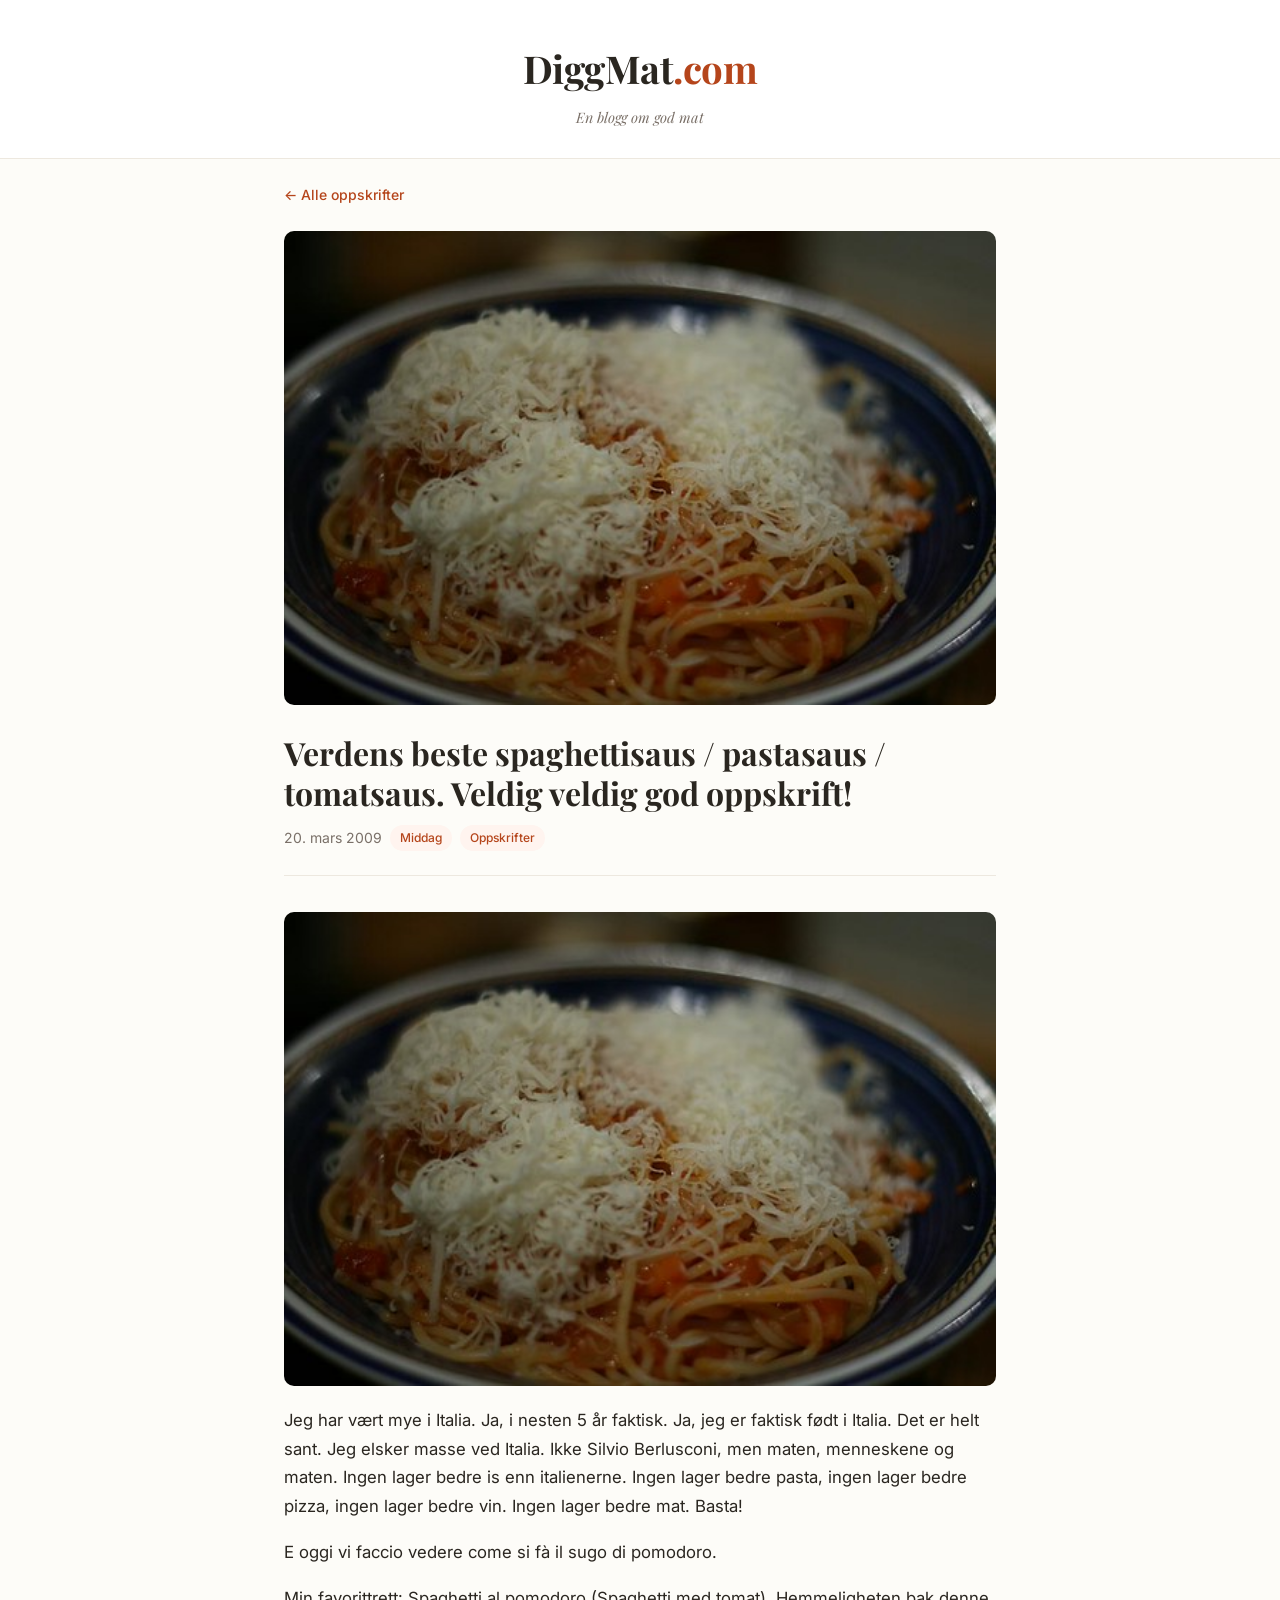
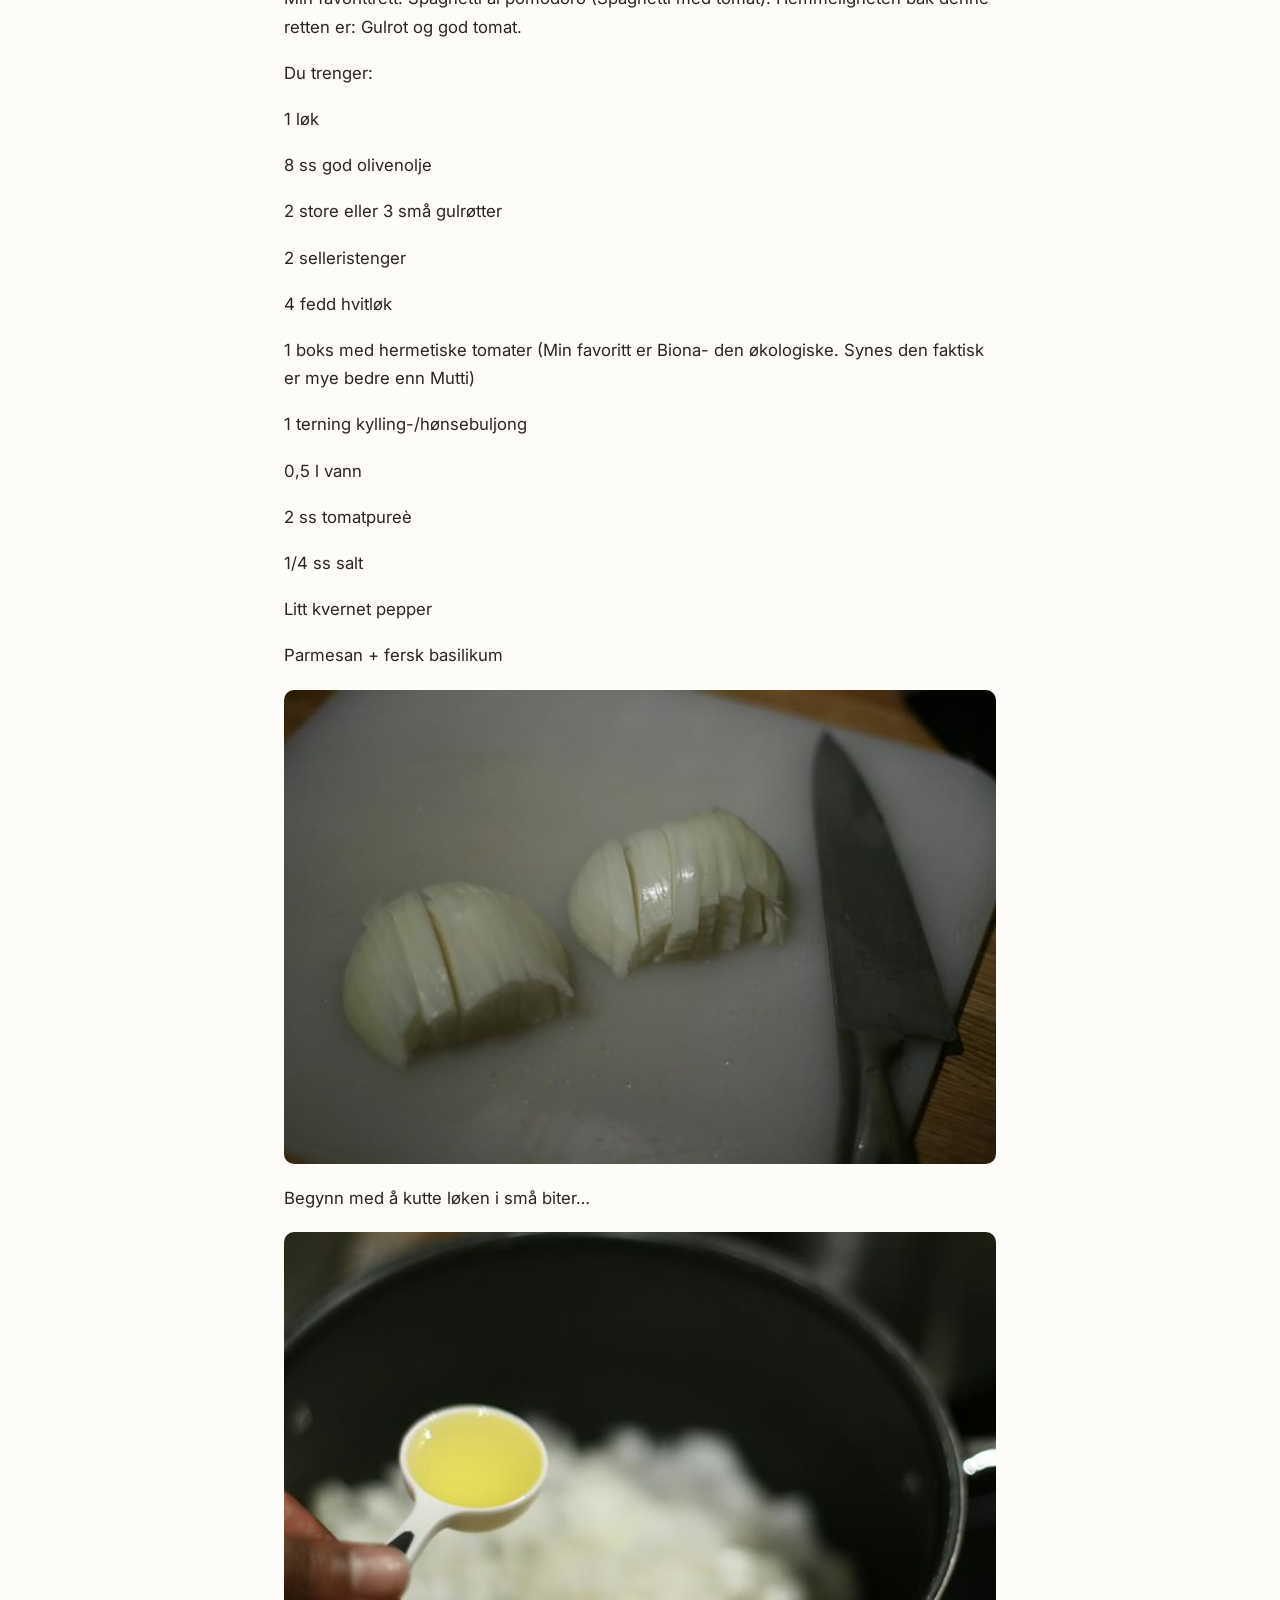
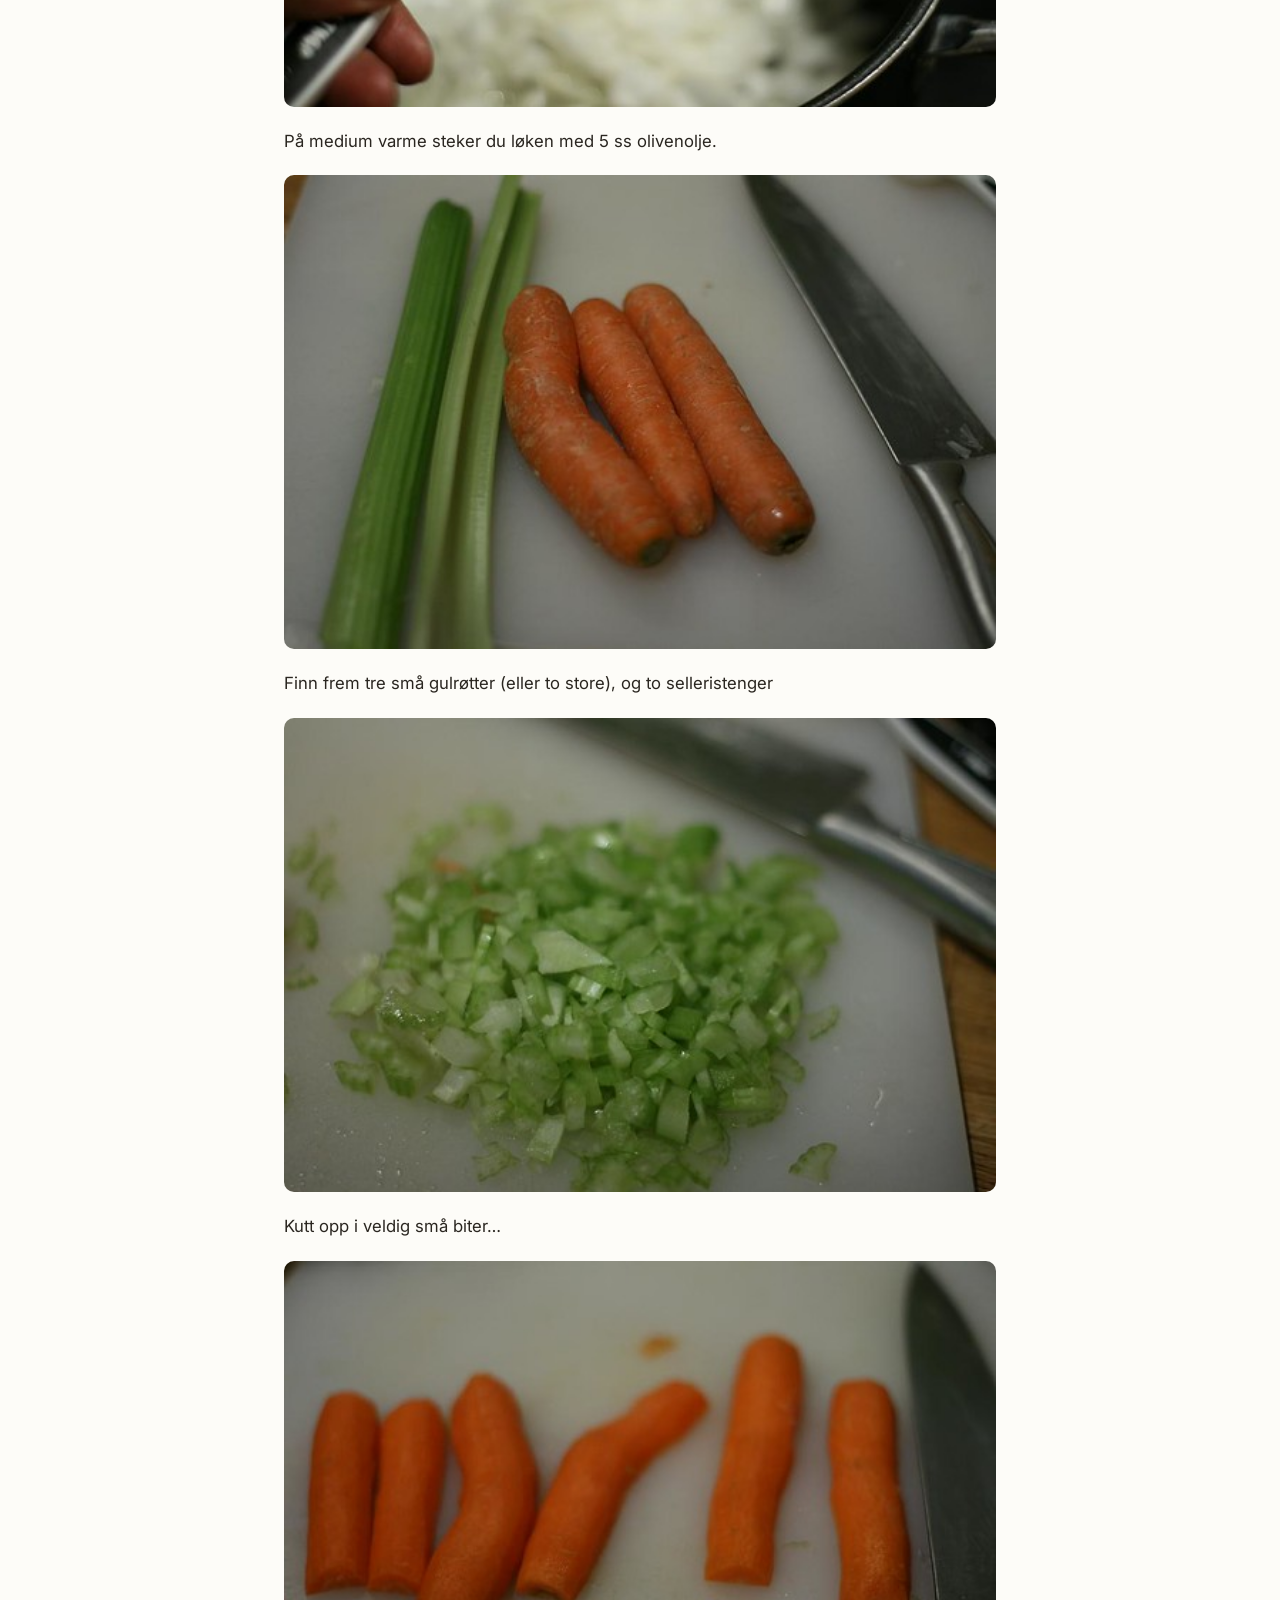
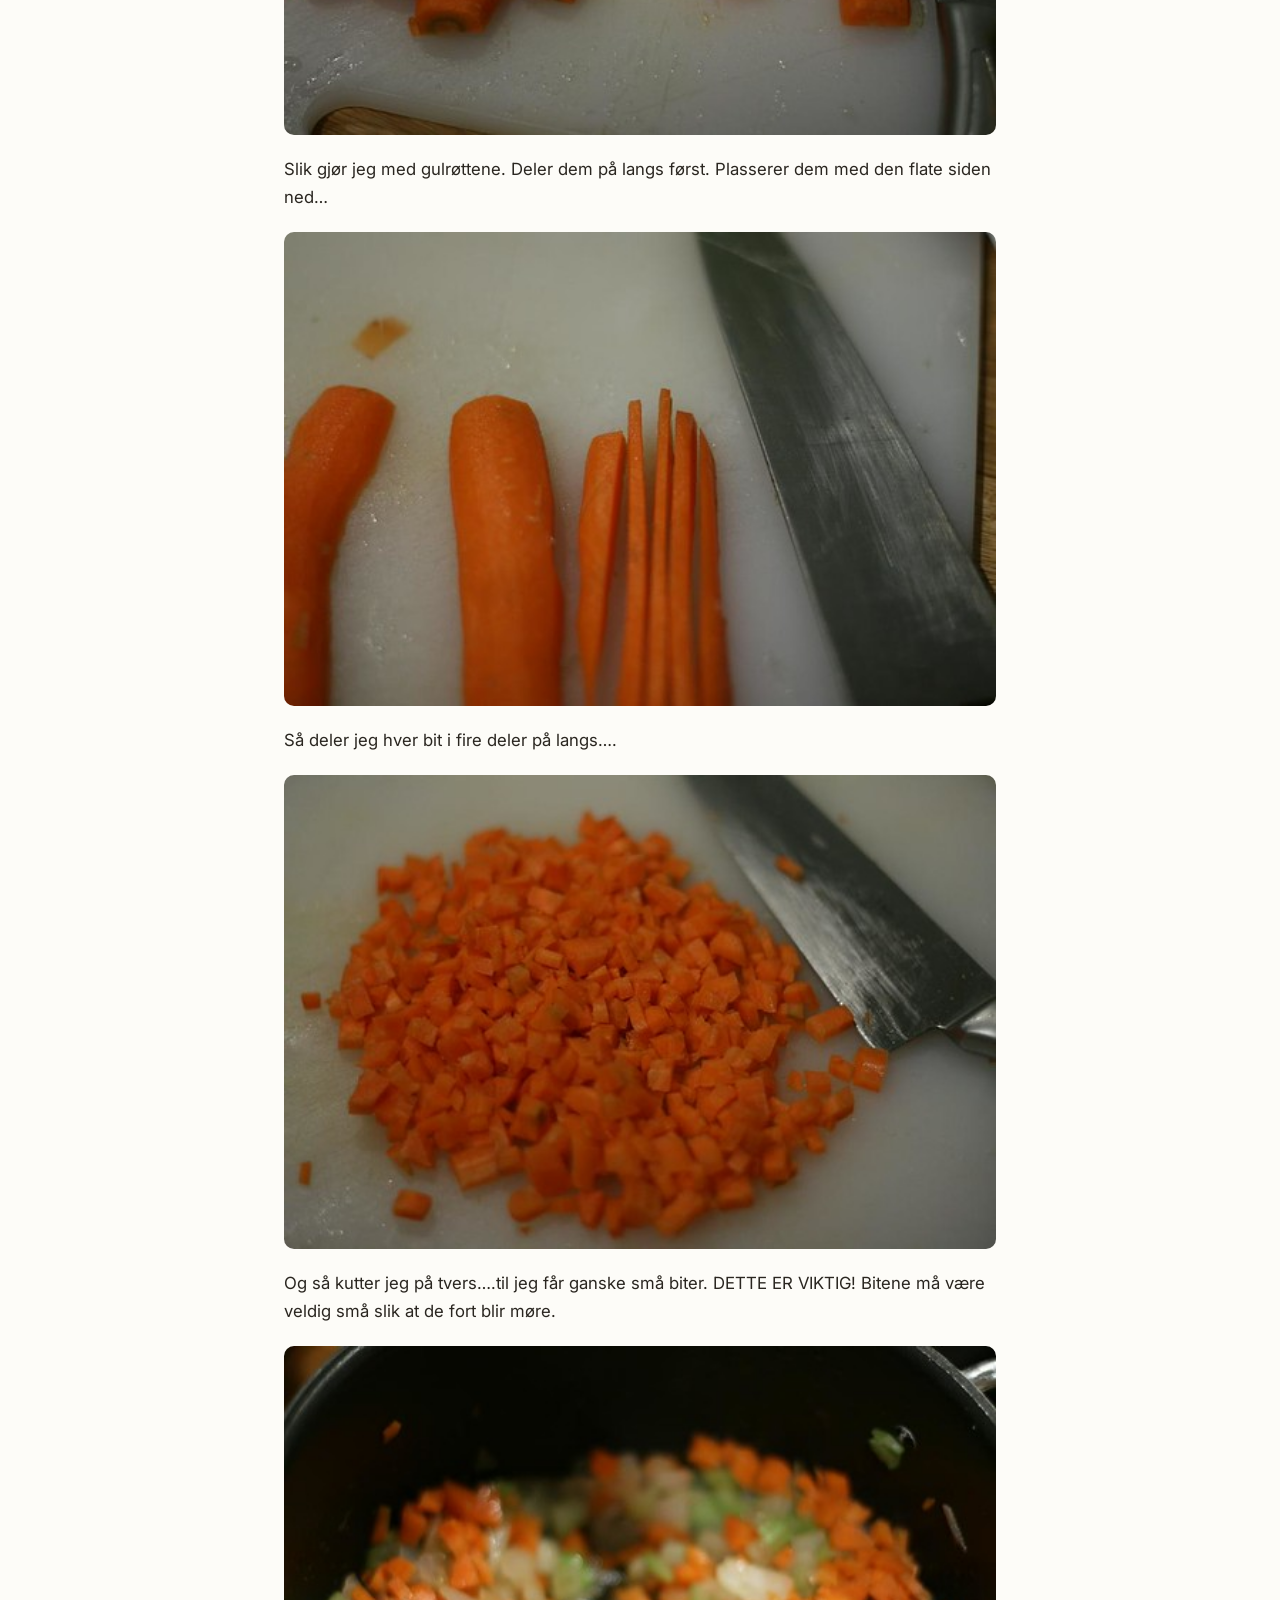
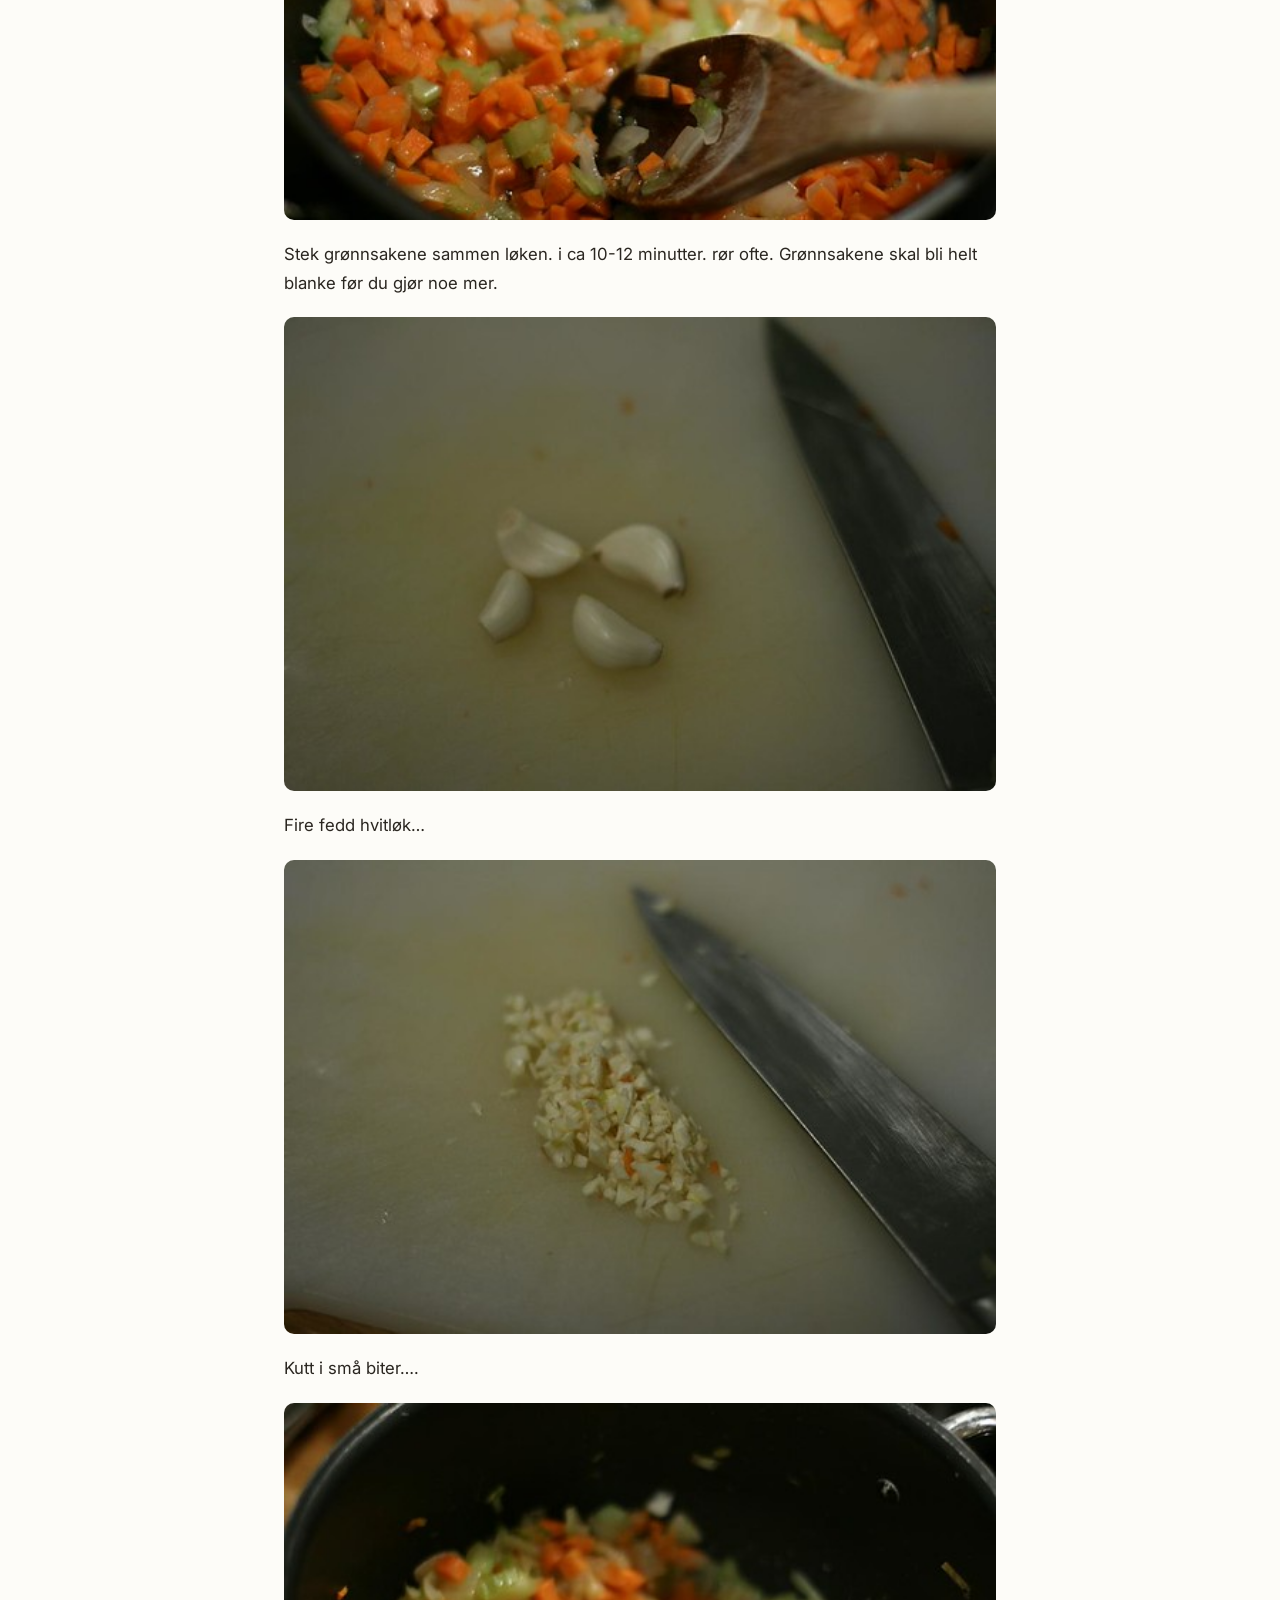
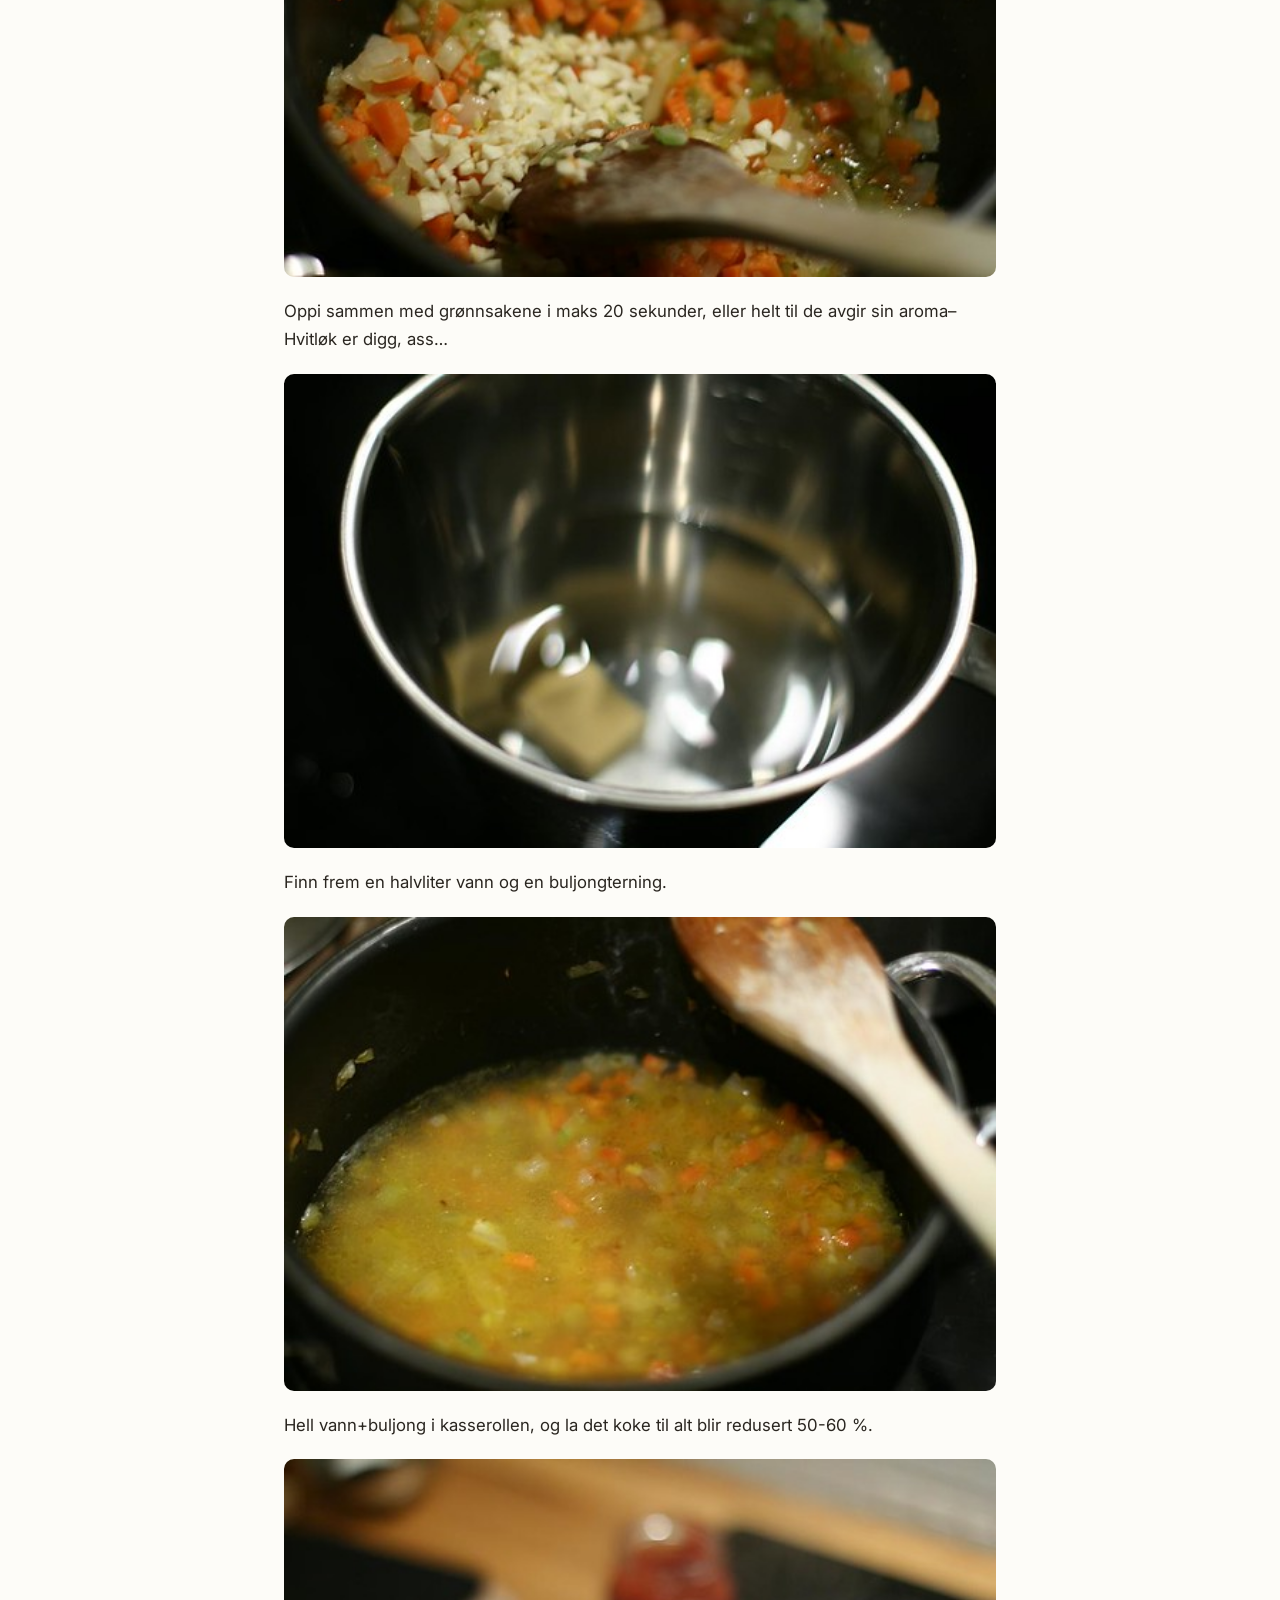
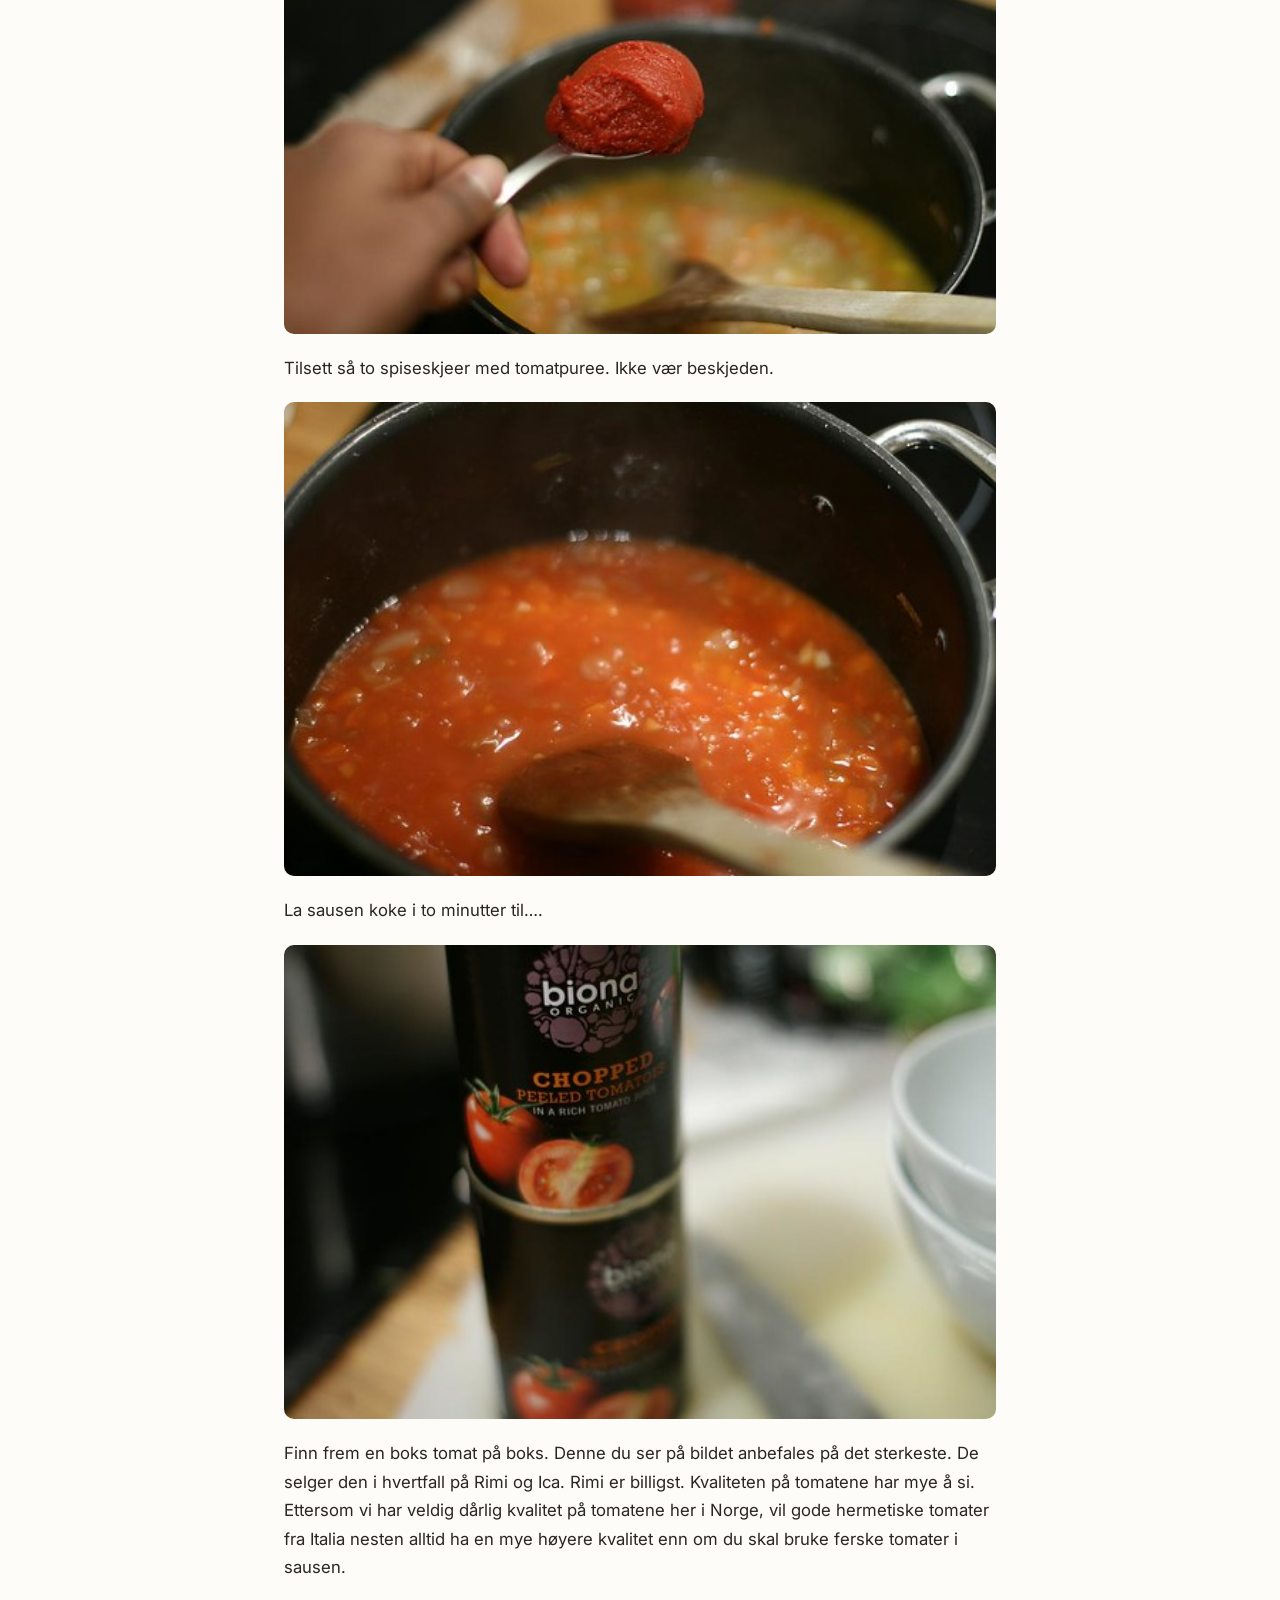
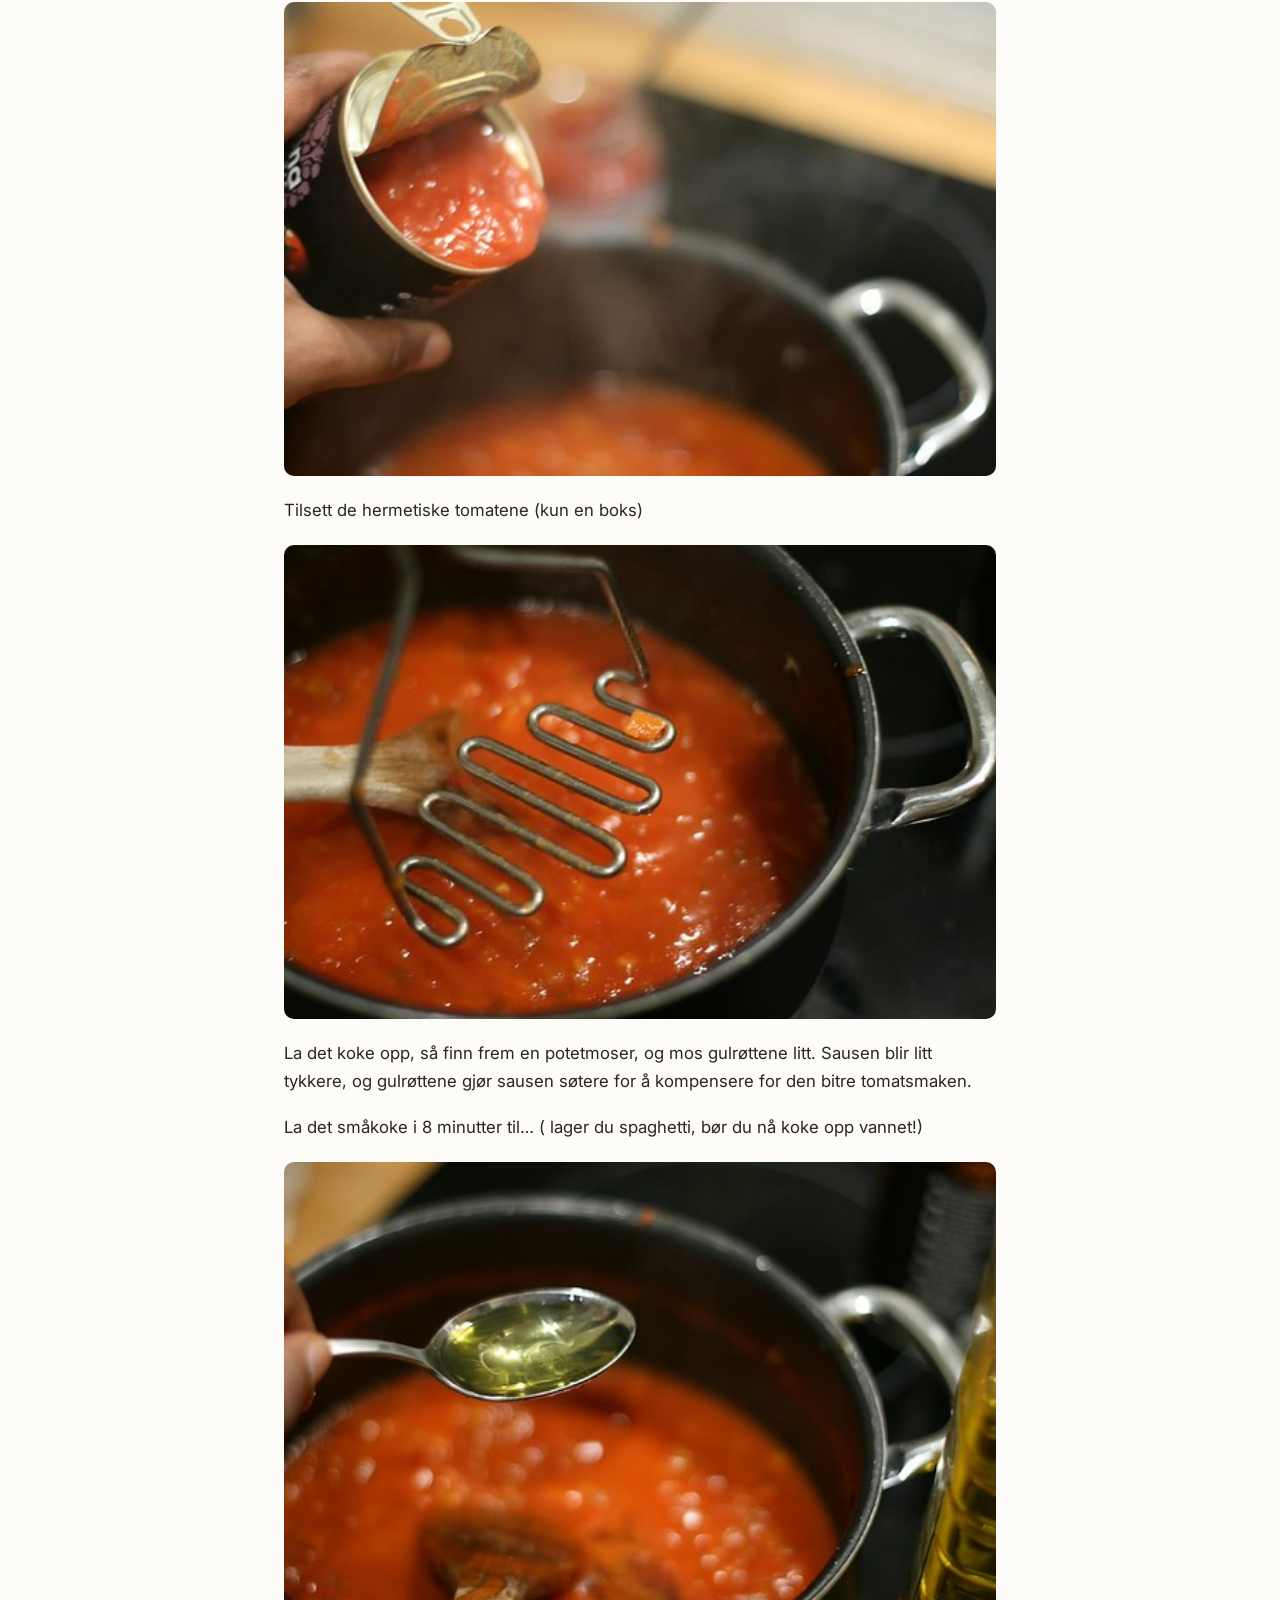
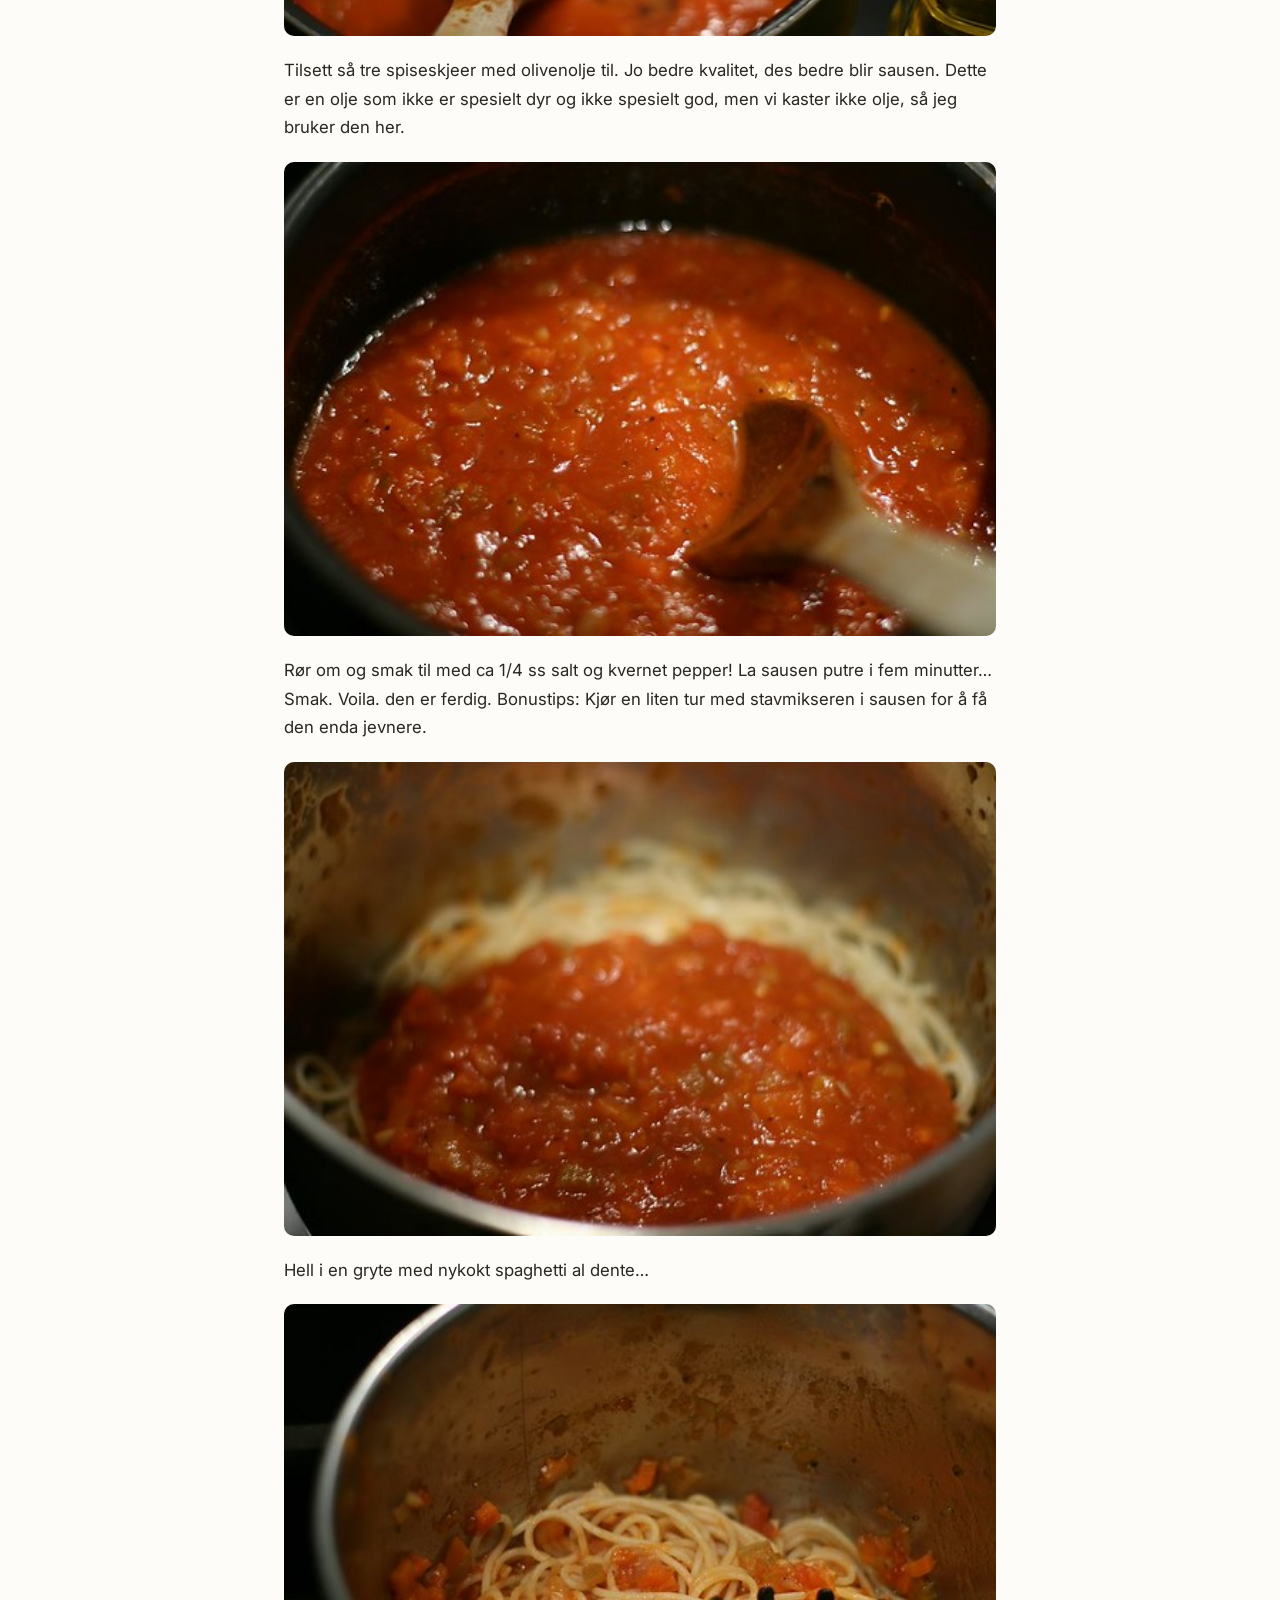
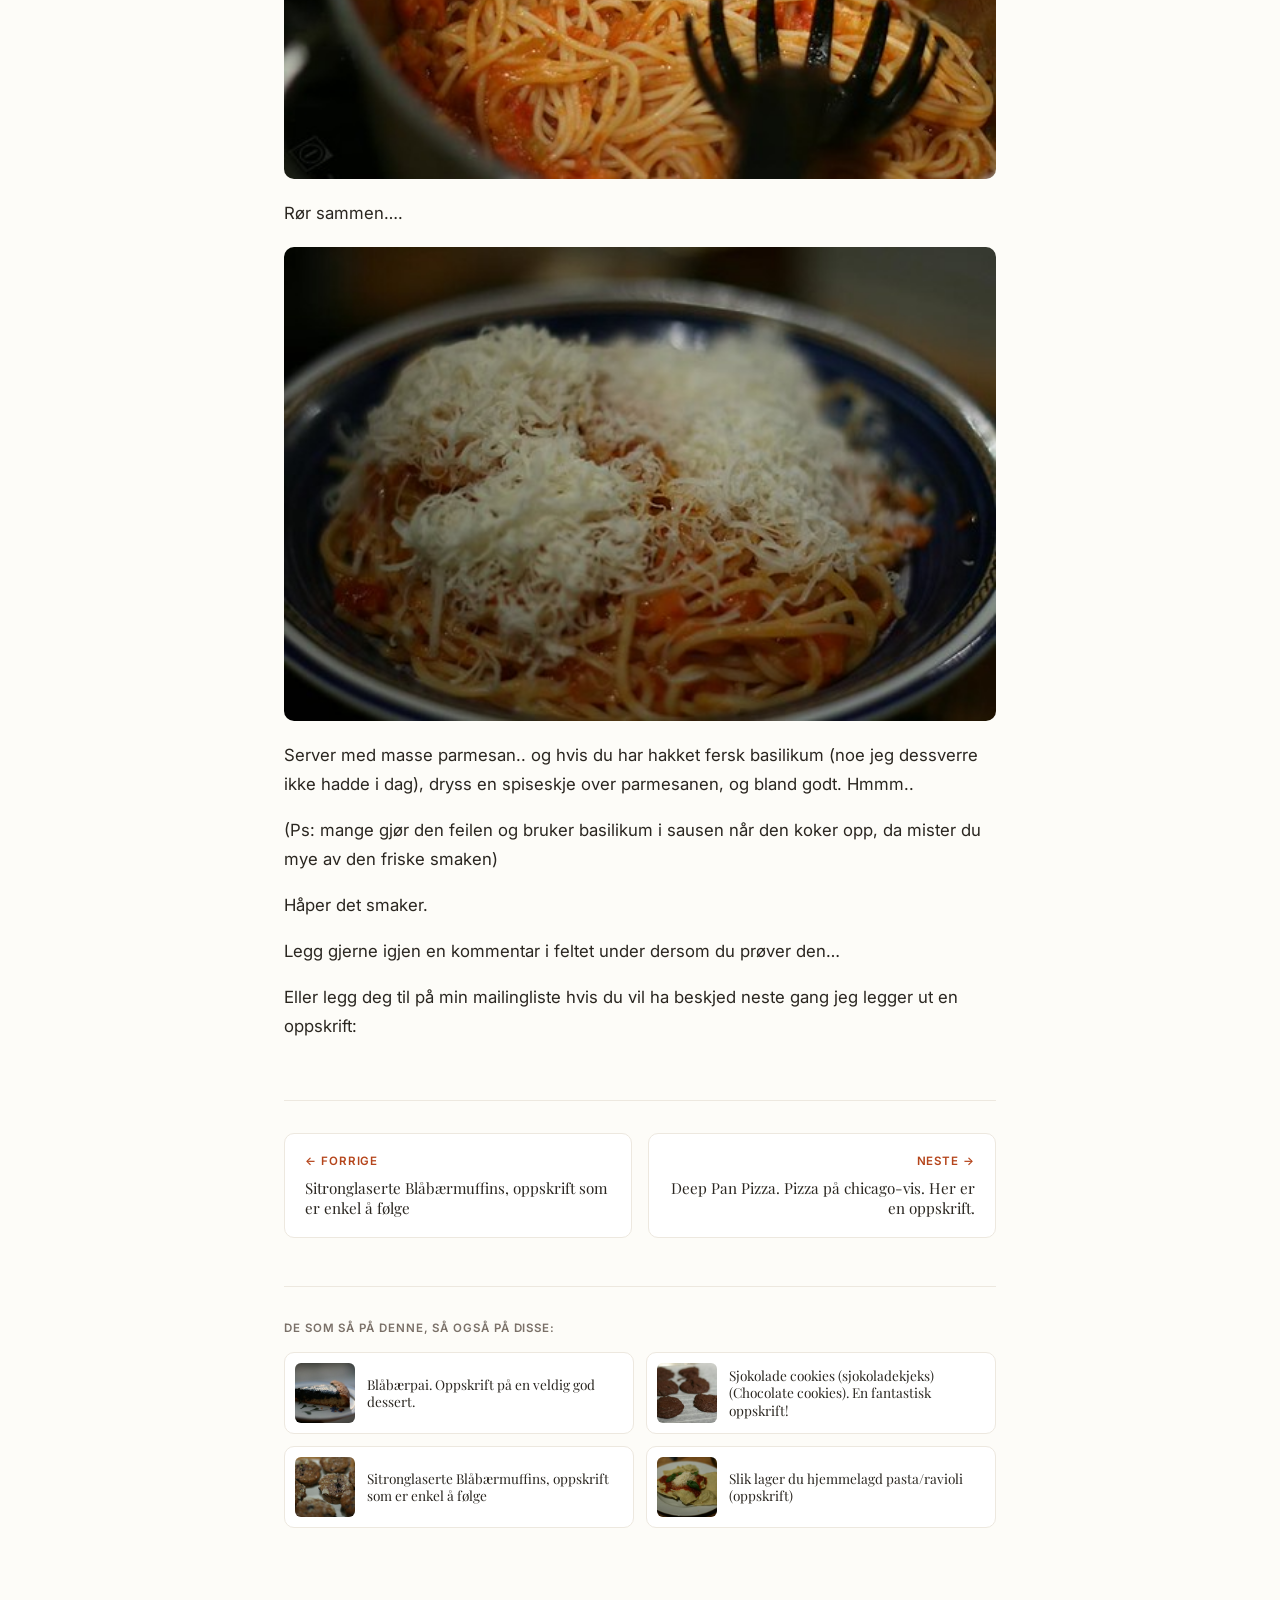
<file: oppskrifter/verdens-beste-spaghettisaus-pastasaus-tomatsaus-veldig-veldi.html>
<!DOCTYPE html>
<html lang="no">
<head>
  <meta charset="UTF-8">
  <meta name="viewport" content="width=device-width, initial-scale=1.0">
  <title>Verdens beste spaghettisaus / pastasaus / tomatsaus. Veldig veldig god oppskrift! – DiggMat.com</title>
  <meta name="description" content="Jeg har vært mye i Italia. Ja, i nesten 5 år faktisk. Ja, jeg er faktisk født i Italia. Det er helt sant. Jeg elsker masse ved Italia. Ikke Silvio Berlusc…">
  <link rel="canonical" href="https://diggmat.com/oppskrifter/verdens-beste-spaghettisaus-pastasaus-tomatsaus-veldig-veldi.html">
  <!-- Open Graph -->
  <meta property="og:type" content="article">
  <meta property="og:title" content="Verdens beste spaghettisaus / pastasaus / tomatsaus. Veldig veldig god oppskrift! – DiggMat.com">
  <meta property="og:description" content="Jeg har vært mye i Italia. Ja, i nesten 5 år faktisk. Ja, jeg er faktisk født i Italia. Det er helt sant. Jeg elsker masse ved Italia. Ikke Silvio Berlusc…">
  <meta property="og:site_name" content="DiggMat.com">
  <meta property="og:image" content="https://diggmat.com/images/flickr/3368013815_0a3970037e.jpg">
  <!-- Twitter Card -->
  <meta name="twitter:card" content="summary_large_image">
  <meta name="twitter:title" content="Verdens beste spaghettisaus / pastasaus / tomatsaus. Veldig veldig god oppskrift! – DiggMat.com">
  <meta name="twitter:description" content="Jeg har vært mye i Italia. Ja, i nesten 5 år faktisk. Ja, jeg er faktisk født i Italia. Det er helt sant. Jeg elsker masse ved Italia. Ikke Silvio Berlusc…">
  <meta property="twitter:image" content="https://diggmat.com/images/flickr/3368013815_0a3970037e.jpg">
  <script type="application/ld+json">{"@context": "https://schema.org/", "@type": "Recipe", "name": "Verdens beste spaghettisaus / pastasaus / tomatsaus. Veldig veldig god oppskrift!", "description": "Jeg har vært mye i Italia. Ja, i nesten 5 år faktisk. Ja, jeg er faktisk født i Italia. Det er helt sant. Jeg elsker masse ved Italia. Ikke Silvio Berlusc…", "datePublished": "2009-03-20", "author": {"@type": "Person", "name": "DiggMat"}, "publisher": {"@type": "Organization", "name": "DiggMat.com", "url": "https://diggmat.com"}, "url": "https://diggmat.com/oppskrifter/verdens-beste-spaghettisaus-pastasaus-tomatsaus-veldig-veldi.html", "image": ["https://diggmat.com/images/flickr/3368013815_0a3970037e.jpg"], "recipeIngredient": ["1 løk", "8 ss god olivenolje", "2 store eller 3 små gulrøtter", "2 selleristenger", "4 fedd hvitløk", "1 terning kylling-/hønsebuljong", "0,5 l vann", "2 ss tomatpureè", "1/4 ss salt", "Litt kvernet pepper", "Parmesan + fersk basilikum", "Fire fedd hvitløk…"], "recipeCategory": "Middag", "keywords": "pastasaus, spaghetti, tomatsaus", "prepTime": "PT10M", "cookTime": "PT15M", "totalTime": "PT15M", "recipeCuisine": "Italiensk", "recipeInstructions": [{"@type": "HowToStep", "text": "Jeg har vært mye i Italia. Ja, i nesten 5 år faktisk. Ja, jeg er faktisk født i Italia. Det er helt sant. Jeg elsker masse ved Italia. Ikke Silvio Berlusconi, men maten, menneskene og maten. Ingen lager bedre is enn italienerne. Ingen lager bedre pasta, ingen lager bedre pizza, ingen lager bedre vin. Ingen lager bedre mat. Basta!"}, {"@type": "HowToStep", "text": "E oggi vi faccio vedere come si fà il sugo di pomodoro."}, {"@type": "HowToStep", "text": "Min favorittrett: Spaghetti al pomodoro (Spaghetti med tomat). Hemmeligheten bak denne retten er: Gulrot og god tomat."}, {"@type": "HowToStep", "text": "1 boks med hermetiske tomater (Min favoritt er Biona- den økologiske. Synes den faktisk er mye bedre enn Mutti)"}, {"@type": "HowToStep", "text": "Begynn med å kutte løken i små biter…"}, {"@type": "HowToStep", "text": "På medium varme steker du løken med 5 ss olivenolje."}, {"@type": "HowToStep", "text": "Finn frem tre små gulrøtter (eller to store), og to selleristenger"}, {"@type": "HowToStep", "text": "Kutt opp i veldig små biter…"}, {"@type": "HowToStep", "text": "Slik gjør jeg med gulrøttene. Deler dem på langs først. Plasserer dem med den flate siden ned…"}, {"@type": "HowToStep", "text": "Så deler jeg hver bit i fire deler på langs…."}, {"@type": "HowToStep", "text": "Og så kutter jeg på tvers….til jeg får ganske små biter. DETTE ER VIKTIG! Bitene må være veldig små slik at de fort blir møre."}, {"@type": "HowToStep", "text": "Stek grønnsakene sammen løken. i ca 10-12 minutter. rør ofte. Grønnsakene skal bli helt blanke før du gjør noe mer."}, {"@type": "HowToStep", "text": "Oppi sammen med grønnsakene i maks 20 sekunder, eller helt til de avgir sin aroma–Hvitløk er digg, ass…"}, {"@type": "HowToStep", "text": "Finn frem en halvliter vann og en buljongterning."}, {"@type": "HowToStep", "text": "Hell vann+buljong i kasserollen, og la det koke til alt blir redusert 50-60 %."}, {"@type": "HowToStep", "text": "Tilsett så to spiseskjeer med tomatpuree. Ikke vær beskjeden."}, {"@type": "HowToStep", "text": "La sausen koke i to minutter til…."}, {"@type": "HowToStep", "text": "Finn frem en boks tomat på boks. Denne du ser på bildet anbefales på det sterkeste. De selger den i hvertfall på Rimi og Ica. Rimi er billigst. Kvaliteten på tomatene har mye å si. Ettersom vi har veldig dårlig kvalitet på tomatene her i Norge, vil gode hermetiske tomater fra Italia nesten alltid ha en mye høyere kvalitet enn om du skal bruke ferske tomater i sausen."}, {"@type": "HowToStep", "text": "Tilsett de hermetiske tomatene (kun en boks)"}, {"@type": "HowToStep", "text": "La det koke opp, så finn frem en potetmoser, og mos gulrøttene litt. Sausen blir litt tykkere, og gulrøttene gjør sausen søtere for å kompensere for den bitre tomatsmaken."}, {"@type": "HowToStep", "text": "La det småkoke i 8 minutter til… ( lager du spaghetti, bør du nå koke opp vannet!)"}, {"@type": "HowToStep", "text": "Tilsett så tre spiseskjeer med olivenolje til. Jo bedre kvalitet, des bedre blir sausen. Dette er en olje som ikke er spesielt dyr og ikke spesielt god, men vi kaster ikke olje, så jeg bruker den her."}, {"@type": "HowToStep", "text": "Rør om og smak til med ca 1/4 ss salt og kvernet pepper! La sausen putre i fem minutter… Smak. Voila. den er ferdig. Bonustips: Kjør en liten tur med stavmikseren i sausen for å få den enda jevnere."}, {"@type": "HowToStep", "text": "Hell i en gryte med nykokt spaghetti al dente…"}, {"@type": "HowToStep", "text": "Server med masse parmesan.. og hvis du har hakket fersk basilikum (noe jeg dessverre ikke hadde i dag), dryss en spiseskje over parmesanen, og bland godt. Hmmm.."}, {"@type": "HowToStep", "text": "(Ps: mange gjør den feilen og bruker basilikum i sausen når den koker opp, da mister du mye av den friske smaken)"}, {"@type": "HowToStep", "text": "Legg gjerne igjen en kommentar i feltet under dersom du prøver den…"}, {"@type": "HowToStep", "text": "Eller legg deg til på min mailingliste hvis du vil ha beskjed neste gang jeg legger ut en oppskrift:"}]}</script>
  <link rel="stylesheet" href="../style.css?v=4">
</head>
<body>
  <header class="site-header">
    <a href="/" class="site-logo">DiggMat<span>.com</span></a>
    <p class="site-tagline">En blogg om god mat</p>
  </header>
  
<div class="recipe-page">
  <nav class="breadcrumb"><a href="../index.html">← Alle oppskrifter</a></nav>
  <div class="recipe-hero"><img src="../images/flickr/3368013815_0a3970037e.jpg" alt="Verdens beste spaghettisaus / pastasaus / tomatsaus. Veldig veldig god oppskrift!" loading="eager"></div>
  <h1 class="recipe-title">Verdens beste spaghettisaus / pastasaus / tomatsaus. Veldig veldig god oppskrift!</h1>
  <div class="recipe-meta-bar">
    <span class="meta-date">20. mars 2009</span>
    <span class="meta-chip">Middag</span><span class="meta-chip">Oppskrifter</span>
  </div>
  <div class="recipe-content">
    <figure class="step-img"><img src="../images/flickr/3368013815_0a3970037e.jpg" alt="How to make pasta sauce www.diggmat.com" loading="lazy"></figure>
<p>Jeg har vært mye i Italia. Ja, i nesten 5 år faktisk. Ja, jeg er faktisk født i Italia. Det er helt sant. Jeg elsker masse ved Italia. Ikke Silvio Berlusconi, men maten, menneskene og maten. Ingen lager bedre is enn italienerne. Ingen lager bedre pasta, ingen lager bedre pizza, ingen lager bedre vin. Ingen lager bedre mat. Basta!</p>
<p>E oggi vi faccio vedere come si fà il sugo di pomodoro.</p>
<p>Min favorittrett: Spaghetti al pomodoro (Spaghetti med tomat). Hemmeligheten bak denne retten er: Gulrot og god tomat.</p>
<p>Du trenger:</p>
<p>1 løk</p>
<p>8 ss god olivenolje</p>
<p>2 store eller 3 små gulrøtter</p>
<p>2 selleristenger</p>
<p>4 fedd hvitløk</p>
<p>1 boks med hermetiske tomater (Min favoritt er Biona- den økologiske. Synes den faktisk er mye bedre enn Mutti)</p>
<p>1 terning kylling-/hønsebuljong</p>
<p>0,5 l vann</p>
<p>2 ss tomatpureè</p>
<p>1/4 ss salt</p>
<p>Litt kvernet pepper</p>
<p>Parmesan + fersk basilikum</p>
<figure class="step-img"><img src="../images/flickr/3368837378_6bb7089005.jpg" alt="How to make pasta sauce www.diggmat.com" loading="lazy"></figure>
<p>Begynn med å kutte løken i små biter…</p>
<figure class="step-img"><img src="../images/flickr/3368012131_6c0f702128.jpg" alt="How to make pasta sauce www.diggmat.com" loading="lazy"></figure>
<p>På medium varme steker du løken med 5 ss olivenolje.</p>
<figure class="step-img"><img src="../images/flickr/3368012189_216997e18a.jpg" alt="How to make pasta sauce www.diggmat.com" loading="lazy"></figure>
<p>Finn frem tre små gulrøtter (eller to store), og to selleristenger</p>
<figure class="step-img"><img src="../images/flickr/3368837588_8c4b32cdbf.jpg" alt="How to make pasta sauce www.diggmat.com" loading="lazy"></figure>
<p>Kutt opp i veldig små biter…</p>
<figure class="step-img"><img src="../images/flickr/3368012361_74bbb69f13.jpg" alt="How to make pasta sauce www.diggmat.com" loading="lazy"></figure>
<p>Slik gjør jeg med gulrøttene. Deler dem på langs først. Plasserer dem med den flate siden ned…</p>
<figure class="step-img"><img src="../images/flickr/3368012401_35acd89b6f.jpg" alt="How to make pasta sauce www.diggmat.com" loading="lazy"></figure>
<p>Så deler jeg hver bit i fire deler på langs….</p>
<figure class="step-img"><img src="../images/flickr/3368012459_bbd1a26097.jpg" alt="How to make pasta sauce www.diggmat.com" loading="lazy"></figure>
<p>Og så kutter jeg på tvers….til jeg får ganske små biter. DETTE ER VIKTIG! Bitene må være veldig små slik at de fort blir møre.</p>
<figure class="step-img"><img src="../images/flickr/3368012543_030bbd1bfc.jpg" alt="How to make pasta sauce www.diggmat.com" loading="lazy"></figure>
<p>Stek grønnsakene sammen løken. i ca 10-12 minutter. rør ofte. Grønnsakene skal bli helt blanke før du gjør noe mer.</p>
<figure class="step-img"><img src="../images/flickr/3368837862_d78d2f2039.jpg" alt="How to make pasta sauce www.diggmat.com" loading="lazy"></figure>
<p>Fire fedd hvitløk…</p>
<figure class="step-img"><img src="../images/flickr/3368837926_eac0001dcd.jpg" alt="How to make pasta sauce www.diggmat.com" loading="lazy"></figure>
<p>Kutt i små biter….</p>
<figure class="step-img"><img src="../images/flickr/3368012723_dec9247049.jpg" alt="How to make pasta sauce www.diggmat.com" loading="lazy"></figure>
<p>Oppi sammen med grønnsakene i maks 20 sekunder, eller helt til de avgir sin aroma–Hvitløk er digg, ass…</p>
<figure class="step-img"><img src="../images/flickr/3368838046_29b4cc3fc6.jpg" alt="How to make pasta sauce www.diggmat.com" loading="lazy"></figure>
<p>Finn frem en halvliter vann og en buljongterning.</p>
<figure class="step-img"><img src="../images/flickr/3368838112_c8f772a2fe.jpg" alt="How to make pasta sauce www.diggmat.com" loading="lazy"></figure>
<p>Hell vann+buljong i kasserollen, og la det koke til alt blir redusert 50-60 %.</p>
<figure class="step-img"><img src="../images/flickr/3368838278_9eed8912cf.jpg" alt="How to make pasta sauce www.diggmat.com" loading="lazy"></figure>
<p>Tilsett så to spiseskjeer med tomatpuree. Ikke vær beskjeden.</p>
<figure class="step-img"><img src="../images/flickr/3368838326_42a504f9fb.jpg" alt="How to make pasta sauce www.diggmat.com" loading="lazy"></figure>
<p>La sausen koke i to minutter til….</p>
<figure class="step-img"><img src="../images/flickr/3368838224_98c0269dd6.jpg" alt="How to make pasta sauce www.diggmat.com" loading="lazy"></figure>
<p>Finn frem en boks tomat på boks. Denne du ser på bildet anbefales på det sterkeste. De selger den i hvertfall på Rimi og Ica. Rimi er billigst. Kvaliteten på tomatene har mye å si. Ettersom vi har veldig dårlig kvalitet på tomatene her i Norge, vil gode hermetiske tomater fra Italia nesten alltid ha en mye høyere kvalitet enn om du skal bruke ferske tomater i sausen.</p>
<figure class="step-img"><img src="../images/flickr/3368013101_22fe135302.jpg" alt="How to make pasta sauce www.diggmat.com" loading="lazy"></figure>
<p>Tilsett de hermetiske tomatene (kun en boks)</p>
<figure class="step-img"><img src="../images/flickr/3368013159_a18fec8bca.jpg" alt="How to make pasta sauce www.diggmat.com" loading="lazy"></figure>
<p>La det koke opp, så finn frem en potetmoser, og mos gulrøttene litt. Sausen blir litt tykkere, og gulrøttene gjør sausen søtere for å kompensere for den bitre tomatsmaken.</p>
<p>La det småkoke i 8 minutter til… ( lager du spaghetti, bør du nå koke opp vannet!)</p>
<figure class="step-img"><img src="../images/flickr/3368838636_b4581ffa9b.jpg" alt="How to make pasta sauce www.diggmat.com" loading="lazy"></figure>
<p>Tilsett så tre spiseskjeer med olivenolje til. Jo bedre kvalitet, des bedre blir sausen. Dette er en olje som ikke er spesielt dyr og ikke spesielt god, men vi kaster ikke olje, så jeg bruker den her.</p>
<figure class="step-img"><img src="../images/flickr/3368013457_36678f4e3e.jpg" alt="How to make pasta sauce www.diggmat.com" loading="lazy"></figure>
<p>Rør om og smak til med ca 1/4 ss salt og kvernet pepper! La sausen putre i fem minutter… Smak. Voila. den er ferdig. Bonustips: Kjør en liten tur med stavmikseren i sausen for å få den enda jevnere.</p>
<figure class="step-img"><img src="../images/flickr/3368013537_5d2a75d4d6.jpg" alt="How to make pasta sauce www.diggmat.com" loading="lazy"></figure>
<p>Hell i en gryte med nykokt spaghetti al dente…</p>
<figure class="step-img"><img src="../images/flickr/3368013719_f413e8946b.jpg" alt="How to make pasta sauce www.diggmat.com" loading="lazy"></figure>
<p>Rør sammen….</p>
<figure class="step-img"><img src="../images/flickr/3368013815_0a3970037e.jpg" alt="How to make pasta sauce www.diggmat.com" loading="lazy"></figure>
<p>Server med masse parmesan.. og hvis du har hakket fersk basilikum (noe jeg dessverre ikke hadde i dag), dryss en spiseskje over parmesanen, og bland godt. Hmmm..</p>
<p>(Ps: mange gjør den feilen og bruker basilikum i sausen når den koker opp, da mister du mye av den friske smaken)</p>
<p>Håper det smaker.</p>
<p>Legg gjerne igjen en kommentar i feltet under dersom du prøver den…</p>
<p>Eller legg deg til på min mailingliste hvis du vil ha beskjed neste gang jeg legger ut en oppskrift:</p>
  </div>
  <div class="recipe-nav"><a href="sitronglaserte-blabærmuffins-oppskrift-som-er-enkel-a-følge.html" class="prev"><span class="nav-label">← Forrige</span><span class="nav-title">Sitronglaserte Blåbærmuffins, oppskrift som er enkel å følge</span></a><a href="deep-pan-pizza-pizza-pa-chicago-vis-her-er-en-oppskrift.html" class="next"><span class="nav-label">Neste →</span><span class="nav-title">Deep Pan Pizza. Pizza på chicago-vis. Her er en oppskrift.</span></a></div>
  <div class="related-section">
  <span class="related-heading">De som så på denne, så også på disse:</span>
  <div class="related-grid">
<a href="blabærpai-oppskrift-pa-en-veldig-god-dessert.html" class="related-card"><div class="related-thumb"><img src="../images/flickr/4974758218_7ef614cb86.jpg" alt="" loading="lazy"></div><span class="related-card-title">Blåbærpai. Oppskrift på en veldig god dessert.</span></a>
<a href="sjokolade-cookies-sjokoladekjeks-chocolate-cookies-en-fantas.html" class="related-card"><div class="related-thumb"><img src="../images/flickr/3349765916_ccd992c7d0.jpg" alt="" loading="lazy"></div><span class="related-card-title">Sjokolade cookies (sjokoladekjeks) (Chocolate cookies). En fantastisk oppskrift!</span></a>
<a href="sitronglaserte-blabærmuffins-oppskrift-som-er-enkel-a-følge.html" class="related-card"><div class="related-thumb"><img src="../images/flickr/3217982501_665c2d6c45.jpg" alt="" loading="lazy"></div><span class="related-card-title">Sitronglaserte Blåbærmuffins, oppskrift som er enkel å følge</span></a>
<a href="slik-lager-du-pasta-ravioli-oppskrift.html" class="related-card"><div class="related-thumb"><img src="../images/flickr/3148482535_56474c4c74.jpg" alt="" loading="lazy"></div><span class="related-card-title">Slik lager du hjemmelagd pasta/ravioli (oppskrift)</span></a>
  </div>
</div>
</div>

  <footer class="site-footer">
    <p>DiggMat.com &mdash; En blogg om god mat</p>
  </footer>
</body>
</html>
</file>
<file: style.css>
@import url('https://fonts.googleapis.com/css2?family=Playfair+Display:ital,wght@0,400;0,700;1,400&family=Inter:wght@300;400;500;600&display=swap');

*, *::before, *::after { box-sizing: border-box; margin: 0; padding: 0; }

:root {
  --cream:        #FDFCF8;
  --white:        #FFFFFF;
  --text:         #2A2620;
  --text-muted:   #7A7068;
  --accent:       #B5451B;
  --accent-hover: #933A16;
  --accent-light: #FFF4EF;
  --border:       #EDE8DF;
  --shadow:       0 2px 12px rgba(0,0,0,.07);
  --shadow-hover: 0 6px 24px rgba(0,0,0,.13);
  --radius:       10px;
  --max:          1100px;
}

body {
  background: var(--cream);
  color: var(--text);
  font-family: 'Inter', sans-serif;
  font-size: 17px;
  line-height: 1.7;
  -webkit-font-smoothing: antialiased;
}

a { color: inherit; text-decoration: none; }
img { display: block; max-width: 100%; height: auto; }

/* ── Header ── */
.site-header {
  background: var(--white);
  border-bottom: 1px solid var(--border);
  text-align: center;
  padding: 36px 20px 28px;
}
.site-logo {
  font-family: 'Playfair Display', serif;
  font-size: 2.4rem;
  font-weight: 700;
  color: var(--text);
  letter-spacing: -.5px;
}
.site-logo span { color: var(--accent); }
.site-tagline {
  font-size: .9rem;
  color: var(--text-muted);
  margin-top: 4px;
  font-style: italic;
  font-family: 'Playfair Display', serif;
}

/* ── Footer ── */
.site-footer {
  text-align: center;
  padding: 40px 20px;
  font-size: .85rem;
  color: var(--text-muted);
  border-top: 1px solid var(--border);
  margin-top: 80px;
}

/* ── Homepage ── */
.home-hero {
  max-width: var(--max);
  margin: 60px auto 0;
  padding: 0 24px;
  text-align: center;
}
.home-hero h1 {
  font-family: 'Playfair Display', serif;
  font-size: 2.2rem;
  font-weight: 400;
  color: var(--text);
  margin-bottom: 10px;
}
.home-hero p {
  color: var(--text-muted);
  font-size: 1rem;
}

.recipe-grid {
  max-width: var(--max);
  margin: 48px auto 0;
  padding: 0 24px;
  display: grid;
  grid-template-columns: repeat(3, 1fr);
  gap: 28px;
}
@media (max-width: 860px) { .recipe-grid { grid-template-columns: repeat(2,1fr); } }
@media (max-width: 540px) { .recipe-grid { grid-template-columns: 1fr; gap: 20px; } }

.recipe-card {
  background: var(--white);
  border-radius: var(--radius);
  overflow: hidden;
  box-shadow: var(--shadow);
  transition: box-shadow .2s, transform .2s;
  display: flex;
  flex-direction: column;
}
.recipe-card:hover {
  box-shadow: var(--shadow-hover);
  transform: translateY(-3px);
}
.card-image {
  aspect-ratio: 4/3;
  overflow: hidden;
  background: var(--border);
}
.card-image img {
  width: 100%;
  height: 100%;
  object-fit: cover;
  transition: transform .35s ease;
}
.recipe-card:hover .card-image img { transform: scale(1.04); }
.card-image-placeholder {
  width: 100%;
  height: 100%;
  display: flex;
  align-items: center;
  justify-content: center;
  font-size: 3rem;
  background: var(--accent-light);
  color: var(--accent);
}
.card-body {
  padding: 20px;
  flex: 1;
  display: flex;
  flex-direction: column;
}
.card-meta {
  font-size: .78rem;
  color: var(--text-muted);
  text-transform: uppercase;
  letter-spacing: .06em;
  margin-bottom: 8px;
}
.card-title {
  font-family: 'Playfair Display', serif;
  font-size: 1.15rem;
  font-weight: 700;
  line-height: 1.35;
  color: var(--text);
  flex: 1;
}
.card-tag {
  display: inline-block;
  margin-top: 14px;
  font-size: .75rem;
  background: var(--accent-light);
  color: var(--accent);
  padding: 3px 10px;
  border-radius: 20px;
  font-weight: 500;
  align-self: flex-start;
}

/* ── Recipe page ── */
.recipe-page { max-width: 760px; margin: 0 auto; padding: 0 24px 60px; }

.breadcrumb {
  padding: 24px 0 0;
  font-size: .875rem;
  color: var(--text-muted);
}
.breadcrumb a {
  color: var(--accent);
  font-weight: 500;
}
.breadcrumb a:hover { color: var(--accent-hover); }

.recipe-hero {
  margin: 24px 0;
  border-radius: var(--radius);
  overflow: hidden;
  background: var(--border);
  max-height: 480px;
}
.recipe-hero img {
  width: 100%;
  height: 100%;
  object-fit: cover;
  max-height: 480px;
}

.recipe-title {
  font-family: 'Playfair Display', serif;
  font-size: 2rem;
  font-weight: 700;
  line-height: 1.25;
  margin: 28px 0 12px;
}
@media (max-width: 540px) { .recipe-title { font-size: 1.6rem; } }

.recipe-meta-bar {
  display: flex;
  flex-wrap: wrap;
  gap: 8px;
  align-items: center;
  padding-bottom: 24px;
  border-bottom: 1px solid var(--border);
  margin-bottom: 36px;
}
.meta-date {
  font-size: .875rem;
  color: var(--text-muted);
}
.meta-chip {
  font-size: .75rem;
  background: var(--accent-light);
  color: var(--accent);
  padding: 3px 10px;
  border-radius: 20px;
  font-weight: 500;
}

/* ── Recipe content ── */
.recipe-content p {
  margin-bottom: 1.1rem;
  color: var(--text);
  font-size: 1.05rem;
}
.recipe-content p:empty { display: none; }
.recipe-content p:only-child:empty { display: none; }

.recipe-content h2 {
  font-family: 'Playfair Display', serif;
  font-size: 1.5rem;
  margin: 2rem 0 .75rem;
  color: var(--text);
}
.recipe-content h3 {
  font-family: 'Playfair Display', serif;
  font-size: 1.2rem;
  margin: 1.5rem 0 .5rem;
  color: var(--text);
}

.recipe-content ul {
  list-style: none;
  margin: .5rem 0 1.5rem;
  padding: 0;
  background: var(--accent-light);
  border-left: 3px solid var(--accent);
  border-radius: 0 var(--radius) var(--radius) 0;
  padding: 16px 20px;
}
.recipe-content ul li {
  padding: 3px 0;
  padding-left: 18px;
  position: relative;
  font-size: 1rem;
}
.recipe-content ul li::before {
  content: "·";
  position: absolute;
  left: 4px;
  color: var(--accent);
  font-weight: 700;
}

/* ── Prev/Next navigation ── */
.recipe-nav {
  display: grid;
  grid-template-columns: 1fr 1fr;
  gap: 16px;
  margin-top: 60px;
  padding-top: 32px;
  border-top: 1px solid var(--border);
}
.recipe-nav a {
  display: block;
  padding: 18px 20px;
  background: var(--white);
  border: 1px solid var(--border);
  border-radius: var(--radius);
  transition: box-shadow .2s, border-color .2s;
}
.recipe-nav a:hover {
  box-shadow: var(--shadow);
  border-color: var(--accent);
}
.recipe-nav a.next { text-align: right; }
.nav-label {
  display: block;
  font-size: .72rem;
  text-transform: uppercase;
  letter-spacing: .08em;
  color: var(--accent);
  font-weight: 600;
  margin-bottom: 6px;
}
.nav-title {
  display: block;
  font-family: 'Playfair Display', serif;
  font-size: .95rem;
  color: var(--text);
  line-height: 1.35;
}

.step-img {
  margin: 20px 0;
  border-radius: var(--radius);
  overflow: hidden;
  background: var(--border);
}
.step-img img {
  width: 100%;
  height: auto;
  display: block;
}

/* ── Related posts ── */
.related-section {
  margin-top: 48px;
  padding-top: 32px;
  border-top: 1px solid var(--border);
}
.related-heading {
  display: block;
  font-size: .72rem;
  text-transform: uppercase;
  letter-spacing: .08em;
  color: var(--text-muted);
  font-weight: 600;
  margin-bottom: 14px;
}
.related-grid {
  display: grid;
  grid-template-columns: repeat(2, 1fr);
  gap: 12px;
}
@media (max-width: 540px) { .related-grid { grid-template-columns: 1fr; } }
.related-card {
  display: flex;
  align-items: center;
  gap: 12px;
  padding: 10px;
  background: var(--white);
  border: 1px solid var(--border);
  border-radius: var(--radius);
  transition: box-shadow .2s, border-color .2s;
}
.related-card:hover {
  box-shadow: var(--shadow);
  border-color: var(--accent);
}
.related-thumb {
  width: 60px;
  height: 60px;
  border-radius: 6px;
  overflow: hidden;
  flex-shrink: 0;
  background: var(--accent-light);
  display: flex;
  align-items: center;
  justify-content: center;
  font-size: 1.3rem;
}
.related-thumb img {
  width: 100% !important;
  height: 100% !important;
  object-fit: cover;
  display: block;
}
.related-card-title {
  font-family: 'Playfair Display', serif;
  font-size: .85rem;
  color: var(--text);
  line-height: 1.3;
}
.related-card:hover .related-card-title { color: var(--accent); }

.recipe-content strong { color: var(--text); font-weight: 600; }
</file>
